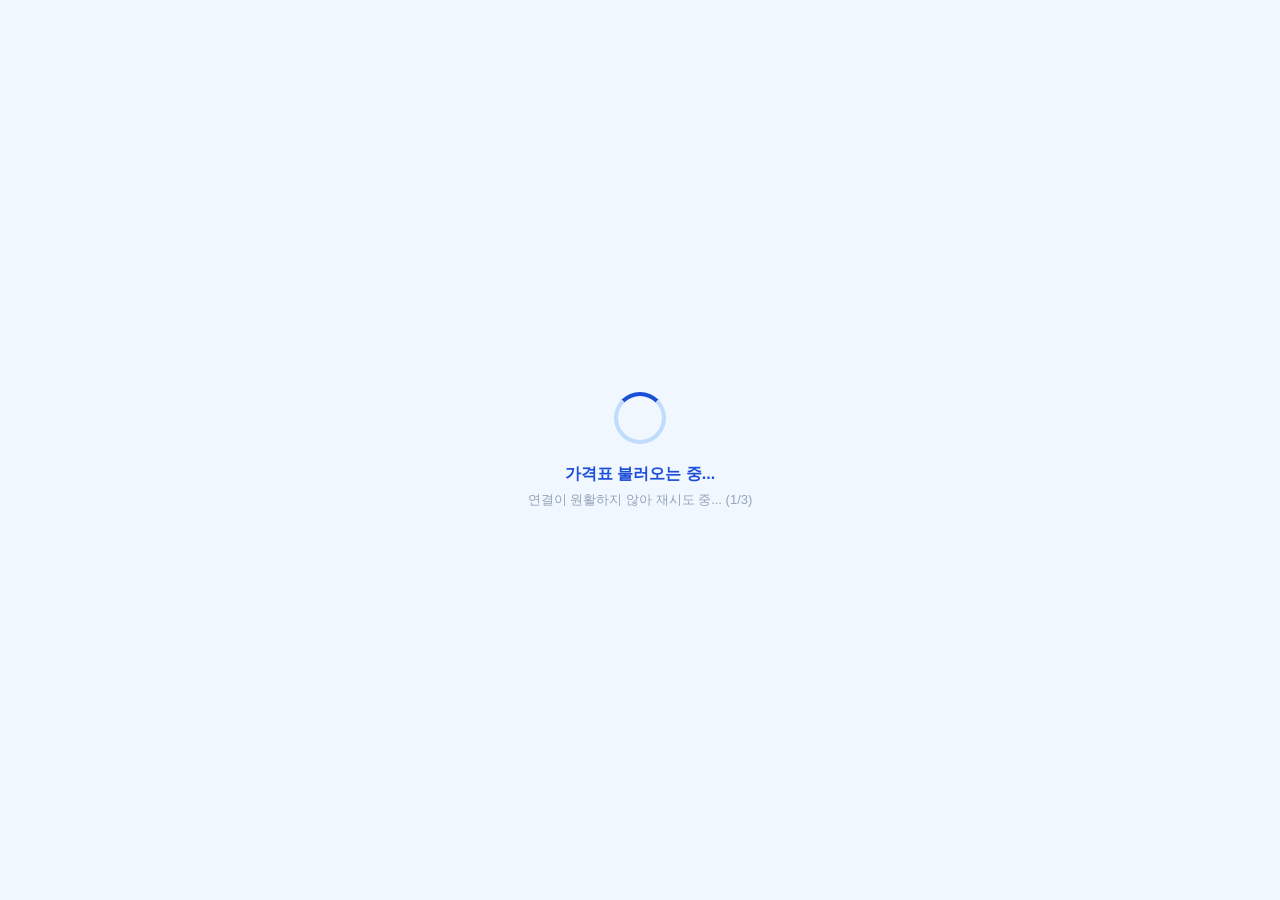
<file: index.html>
<!DOCTYPE html>
<html lang="ko">
<head>
<meta charset="UTF-8">
<meta name="viewport" content="width=device-width, initial-scale=1.0, viewport-fit=cover">
<meta name="mobile-web-app-capable" content="yes">
<meta name="apple-mobile-web-app-capable" content="yes">
<meta name="apple-mobile-web-app-status-bar-style" content="black-translucent">
<meta name="apple-mobile-web-app-title" content="코웨이 갤러리 전용 견적">
<meta name="theme-color" content="#1d4ed8">
<meta name="format-detection" content="telephone=no">
<title>코웨이 갤러리 전용 견적 계산기</title>
<!-- html2canvas + Noto Sans KR: 견적서 생성 시 1회만 로딩 -->
<style>
* { box-sizing:border-box; margin:0; padding:0; }
html { font-size:16px; -webkit-text-size-adjust:100%; text-size-adjust:100%; height:100%; overflow-x:hidden; }
html, body { height:100%; overflow-x:hidden; }
body { font-family:'Apple SD Gothic Neo','Malgun Gothic',sans-serif; background:#f8fafc; min-height:100%; font-size:1rem; -webkit-overflow-scrolling:touch; min-width:320px; }
.wrap { width:100%; max-width:480px; margin:0 auto; padding: max(18px, env(safe-area-inset-top)) 16px 18px; }
input[type=text],input[type=number],select { font-family:inherit; font-size:14px; outline:none; border:2px solid #f1f5f9; border-radius:10px; padding:10px 12px; background:white; width:100%; transition:border-color .2s; }
input:focus,select:focus { border-color:#2563eb; }
.flex { display:flex; gap:10px; }
.card { background:white; border-radius:16px; padding:16px; margin-bottom:12px; box-shadow:0 1px 4px rgba(0,0,0,.06); }
.search-wrap { position:relative; margin-bottom:16px; }
.search-box { background:white; border-radius:16px; display:flex; align-items:center; padding:0 16px; box-shadow:0 1px 4px rgba(0,0,0,.06); border:2px solid transparent; transition:border-color .2s; }
.search-box.active { border-color:#2563eb; }
.search-box .ico { color:#94a3b8; margin-right:10px; font-size:18px; }
.search-box input { flex:1; padding:18px 0; border:none; outline:none; background:transparent; font-family:inherit; font-size:15px; }
.search-box .clr { background:none; border:none; color:#94a3b8; font-size:20px; cursor:pointer; padding:4px; }
.dropdown { position:absolute; top:calc(100% + 6px); left:0; right:0; background:white; border-radius:16px; box-shadow:0 8px 30px rgba(0,0,0,.12); max-height:300px; overflow-y:auto; z-index:40; border:1px solid #f1f5f9; display:none; }
.dropdown.show { display:block; }
.drop-item { width:100%; text-align:left; padding:12px 16px; background:none; border:none; border-bottom:1px solid #f8fafc; cursor:pointer; font-family:inherit; display:block; }
.drop-item:last-child { border-bottom:none; }
.drop-item:active { background:#f0f7ff; }
.drop-item p { margin:0; }
.drop-name { font-weight:700; font-size:13px; color:#1e293b; }
.drop-sub { font-size:11px; color:#94a3b8; margin-top:2px; }
.empty { text-align:center; padding:64px 0; color:#cbd5e1; }
.empty .ico { font-size:52px; margin-bottom:12px; }
.empty .t1 { font-size:15px; font-weight:600; color:#94a3b8; margin-bottom:4px; }
.empty .t2 { font-size:13px; }
.cart-list { background:transparent; overflow:visible; display:flex; flex-direction:column; gap:10px; }
.cart-card { border:1px solid #e2e8f0; border-radius:14px; box-shadow:0 1px 4px rgba(0,0,0,.05); overflow:visible; position:relative; }
.cart-head { padding:14px; display:flex; align-items:flex-start; justify-content:space-between; }
.cart-tags { display:flex; gap:5px; flex-wrap:wrap; margin-bottom:6px; }
.tag { font-size:10px; font-weight:700; padding:2px 8px; border-radius:10px; }
.tag-blue { background:#eff6ff; color:#2563eb; }
.tag-purple { background:#faf5ff; color:#7c3aed; }
.tag-orange { background:#fff7ed; color:#ea580c; }
.tag-green { background:#f0fdf4; color:#16a34a; }
.tag-gray { background:#f1f5f9; color:#64748b; }
.tag-violet { background:#fdf4ff; color:#7c3aed; }
.cart-name { font-weight:700; font-size:15px; color:#1e293b; line-height:1.3; }
.cart-sub { font-size:11px; color:#94a3b8; margin-top:3px; }
.cart-btns { display:flex; gap:2px; flex-shrink:0; }
.icon-btn { background:none; border:none; cursor:pointer; padding:4px 6px; font-size:16px; color:#94a3b8; }
.cart-body { padding:0 14px 14px; border-top:1px solid #f8fafc; }
.sec-label { font-size:10px; font-weight:700; color:#94a3b8; letter-spacing:.08em; margin:12px 0 8px; display:block; }
.pill-group { display:flex; flex-wrap:wrap; gap:6px; margin-bottom:8px; }
.box-grid { display:flex; gap:3px; margin-bottom:0; }
.box-item { flex:1; min-width:0; border:1.5px solid #e2e8f0; border-radius:9px; padding:5px 6px; cursor:pointer; background:#f8fafc; transition:.12s; }
.box-item.filled { border-color:#93c5fd; background:#eff6ff; }
.box-item.open { border-color:#2563eb; background:#eff6ff; }
.box-item.disabled { opacity:.4; cursor:default; pointer-events:none; }
.box-label { font-size:8px; font-weight:700; color:#94a3b8; letter-spacing:.02em; margin-bottom:2px; white-space:nowrap; overflow:hidden; text-overflow:ellipsis; }
.box-value { font-size:11px; font-weight:700; color:#1e293b; white-space:nowrap; overflow:hidden; text-overflow:ellipsis; }
.box-panel { background:#fff; border:1px solid #e2e8f0; border-radius:10px; padding:10px 12px; margin-bottom:10px; }
.pill { padding:7px 14px; border-radius:20px; border:2px solid #e2e8f0; background:white; color:#6b7280; font-weight:600; font-size:12px; cursor:pointer; font-family:inherit; transition:all .15s; }
.pill.active { border-color:#1D4ED8; background:#1D4ED8; color:white; }
.pill.sm { padding:5px 10px; font-size:11px; }
.check-row { display:flex; align-items:center; gap:8px; cursor:pointer; }
.check-row input[type=checkbox] { width:16px; height:16px; accent-color:#2563eb; cursor:pointer; }
.check-row span { font-size:12px; color:#374151; font-weight:600; }
.hanval-period { background:#fff7ed; border-radius:10px; padding:10px 12px; margin-top:8px; margin-bottom:4px; }
.hanval-period .pl { font-size:11px; color:#15803D; font-weight:700; margin-bottom:8px; }
.hanval-period .pill { border-color:#86efac; color:#15803D; font-size:11px; padding:5px 10px; }
.hanval-period .pill.active { background:#15803D; border-color:#15803D; color:white; }
.result-box { background:#f8fafc; border-radius:12px; padding:12px; margin-top:8px; }
.res-row { display:flex; justify-content:space-between; align-items:center; font-size:12px; color:#94a3b8; margin-bottom:6px; }
.disc-badge { font-size:10px; font-weight:700; padding:2px 7px; border-radius:8px; background:#ECFDF5; color:#15803D; margin-left:6px; }
.res-main { display:flex; justify-content:space-between; font-size:15px; font-weight:800; color:#0F172A; margin-bottom:4px; }
.res-sub { display:flex; justify-content:space-between; font-size:11px; color:#94a3b8; margin-bottom:2px; padding-left:8px; }
.res-total { display:flex; justify-content:space-between; font-size:12px; color:#64748b; }
.res-total span:last-child { font-weight:700; color:#334155; }
.res-sunap { border-top:1px dashed #e2e8f0; margin-top:10px; padding-top:10px; }
.res-sunap-main { display:flex; justify-content:space-between; font-size:14px; font-weight:800; color:#15803D; }
.res-sunap-sub { font-size:11px; color:#94a3b8; margin-top:3px; }
.res-sunap-after { display:flex; justify-content:space-between; font-size:12px; color:#64748b; margin-top:4px; }
.s2-box { background:#eff6ff; border-radius:12px; padding:12px; margin-bottom:8px; }
.s2-box .s2-title { font-size:11px; font-weight:700; color:#2563eb; margin-bottom:8px; }
.s2-box select { font-size:12px; border:1px solid #bfdbfe; border-radius:8px; padding:8px 10px; margin-bottom:6px; }
.s2-inline { display:flex; align-items:center; gap:8px; flex-wrap:wrap; }
.s2-inline input[type=number] { width:60px; border:1px solid #bfdbfe; border-radius:6px; padding:4px 8px; font-size:12px; text-align:center; }
.s2-inline span { font-size:11px; color:#3b82f6; }
.s2-inline label { display:flex; align-items:center; gap:4px; cursor:pointer; margin-left:auto; font-size:11px; color:#3b82f6; }
.total-bar { background:#0F172A; border-radius:16px; padding:18px; color:white; margin-bottom:12px; }
.total-bar .tl { font-weight:700; font-size:12px; opacity:.7; letter-spacing:.05em; margin-bottom:12px; }
.total-bar .tr { display:flex; justify-content:space-between; align-items:center; margin-bottom:6px; }
.total-bar .tr:last-child { margin-bottom:0; }
.total-bar .tr span { font-size:14px; opacity:.85; }
.total-bar .tr strong { font-size:20px; }
.total-bar .tr2 strong { font-size:15px; }
.snote { font-size:11px; opacity:.8; margin:3px 0 6px; padding-left:2px; line-height:1.5; }
.btn-quote { width:100%; background:linear-gradient(135deg,#ea580c,#f97316); color:white; border:none; padding:18px; border-radius:16px; font-weight:800; font-size:16px; cursor:pointer; box-shadow:0 4px 14px rgba(234,88,12,.3); margin-bottom:20px; font-family:inherit; }
.btn-quote:active { transform:scale(.98); }
.modal-bg { position:fixed; top:0; left:0; right:0; bottom:0; width:100%; height:100%; background:rgba(0,0,0,.55); z-index:60; align-items:center; justify-content:center; display:none; padding:16px; }
.modal-bg.show { display:flex; }
.modal-sheet { background:white; width:100%; max-width:420px; border-radius:20px; padding:20px 20px 24px; max-height:85vh; max-height:85dvh; overflow-y:auto; -webkit-overflow-scrolling:touch; }
.modal-handle { width:40px; height:4px; background:#e2e8f0; border-radius:4px; margin:0 auto 16px; }
.modal-tag { font-size:11px; font-weight:700; color:#3b82f6; margin-bottom:4px; }
.modal-title { font-size:18px; font-weight:800; color:#1e293b; margin-bottom:2px; }
.modal-sub { font-size:13px; color:#94a3b8; margin-bottom:20px; }
.method-info { background:#f0fdf4; border-radius:10px; padding:10px 14px; margin-bottom:16px; }
.method-info span { font-size:12px; color:#16a34a; font-weight:600; }
.price-preview { background:#eff6ff; border-radius:12px; padding:14px; margin-bottom:20px; }
.price-row { display:flex; justify-content:space-between; align-items:center; font-size:13px; margin-bottom:6px; }
.price-row:last-child { margin-bottom:0; }
.promo { color:#ea580c; font-weight:800; font-size:14px; }
.btn-add { width:100%; background:#1D4ED8; color:white; border:none; padding:18px; border-radius:16px; font-weight:800; font-size:16px; cursor:pointer; font-family:inherit; }
.quote-modal { position:fixed; top:0; left:0; right:0; bottom:0; width:100%; height:100%; background:rgba(0,0,0,.7); z-index:100; align-items:flex-end; justify-content:center; padding:0; display:none; }
.quote-modal.show { display:flex; }
.quote-inner { background:white; border-radius:20px 20px 0 0; overflow:hidden; width:100%; max-width:480px; max-height:92vh; max-height:92dvh; display:flex; flex-direction:column; }
.quote-head { padding:16px 20px; border-bottom:1px solid #f1f5f9; display:flex; justify-content:space-between; align-items:center; }
.quote-head strong { font-size:15px; }
.quote-head button { background:none; border:none; font-size:24px; color:#94a3b8; cursor:pointer; line-height:1; }
.quote-scroll { overflow-y:auto; flex:1; }
.quote-foot { padding:14px 16px; border-top:1px solid #f1f5f9; }
.btn-save { width:100%; background:#1D4ED8; color:white; border:none; padding:16px; border-radius:12px; font-weight:800; font-size:15px; cursor:pointer; font-family:inherit; }
.btn-save:disabled { background:#94a3b8; cursor:not-allowed; }
.save-hint { text-align:center; font-size:11px; color:#94a3b8; margin-top:8px; }
#quoteDoc { width:100%; background:white; padding:20px; font-family:'Apple SD Gothic Neo','Malgun Gothic',sans-serif; }
#imgOverlay img { -webkit-touch-callout:default !important; -webkit-user-select:none; pointer-events:auto; }
.q-hdr { border-bottom:3px solid #2563eb; padding-bottom:16px; margin-bottom:20px; display:flex; justify-content:space-between; align-items:flex-end; }
.q-hdr h1 { color:#2563eb; font-size:22px; font-weight:900; margin:0; }
.q-hdr p { color:#94a3b8; font-size:12px; margin:4px 0 0; }
.q-badge { background:#15803D; color:white; font-size:10px; font-weight:700; padding:4px 10px; border-radius:20px; }
.q-info { background:#f0f7ff; border-radius:10px; padding:12px; margin-bottom:16px; }
.q-info p { margin:2px 0; font-size:13px; }
.q-item { border:1px solid #e2e8f0; border-radius:10px; padding:14px; margin-bottom:10px; }
.q-ihead { display:flex; justify-content:space-between; align-items:flex-start; margin-bottom:8px; }
.q-iname { font-weight:700; font-size:13px; color:#1e293b; }
.q-isub { color:#94a3b8; font-size:11px; margin-top:3px; }
.q-ibadge { font-size:10px; font-weight:600; background:#fef3c7; color:#b45309; padding:2px 8px; border-radius:10px; white-space:nowrap; margin-left:6px; flex-shrink:0; }
.q-row { display:flex; justify-content:space-between; font-size:12px; color:#64748b; margin-bottom:3px; }
.q-row.main { font-size:13px; font-weight:700; color:#2563eb; }
.q-sunap { border-top:1px dashed #e2e8f0; margin-top:8px; padding-top:8px; display:flex; justify-content:space-between; font-size:12px; color:#ea580c; font-weight:700; }
.q-total { background:#0F172A; border-radius:12px; padding:16px; color:white; }
.q-total .t { font-weight:700; font-size:12px; margin-bottom:10px; opacity:.7; }
.q-total .r { display:flex; justify-content:space-between; margin-bottom:6px; }
.q-total .r:last-child { margin-bottom:0; }
.q-total .r span { font-size:13px; opacity:.85; }
.q-total .r strong { font-size:17px; }
.q-total .r2 strong { font-size:14px; }
.q-note { text-align:center; color:#cbd5e1; font-size:10px; margin-top:14px; }
.q-snote { font-size:11px; color:#64748b; margin-top:6px; padding-left:2px; }
#loadingScreen { position:fixed; top:0; left:0; right:0; bottom:0; width:100%; height:100%; background:#f0f7ff; display:flex; flex-direction:column; align-items:center; justify-content:center; z-index:200; }
.spinner { width:52px; height:52px; border:4px solid #bfdbfe; border-top:4px solid #1d4ed8; border-radius:50%; animation:spin 1s linear infinite; margin-bottom:20px; }
@keyframes spin { to { transform:rotate(360deg); } }
#loadingScreen p { color:#1d4ed8; font-weight:700; font-size:16px; margin-bottom:6px; }
#loadingScreen small { color:#94a3b8; font-size:13px; }
.cm-hdr { border-bottom:3px solid #7c3aed; padding-bottom:12px; margin-bottom:14px; display:flex; justify-content:space-between; align-items:flex-end; }
.cm-hdr h1 { color:#7c3aed; font-size:19px; font-weight:900; margin:0; }
.cm-hdr p { color:#94a3b8; font-size:11px; margin:3px 0 0; }
.cm-badge { background:#7c3aed; color:white; font-size:10px; font-weight:700; padding:4px 10px; border-radius:20px; }
.cm-info { background:#f5f3ff; border-radius:8px; padding:10px 12px; margin-bottom:12px; }
.cm-info p { margin:2px 0; font-size:12px; }
.cm-cols { display:flex; gap:10px; }
.cm-col { flex:1; min-width:0; }
.cm-ch { border-radius:10px; padding:9px 12px; margin-bottom:10px; text-align:center; }
.cm-ch.c1 { background:#eff6ff; } .cm-ch.c2 { background:#fff7ed; }
.cm-ct { font-size:13px; font-weight:800; margin:0; }
.cm-ch.c1 .cm-ct { color:#2563eb; } .cm-ch.c2 .cm-ct { color:#ea580c; }
.cm-item { border:1px solid #e2e8f0; border-radius:8px; padding:10px; margin-bottom:8px; }
.cm-n { font-weight:700; font-size:11px; color:#1e293b; margin-bottom:3px; }
.cm-s { font-size:10px; color:#94a3b8; margin-bottom:5px; }
.cm-r { display:flex; justify-content:space-between; font-size:11px; color:#64748b; margin-bottom:2px; }
.cm-r.m { font-weight:700; color:#2563eb; }
.cm-r.sp { color:#ea580c; font-weight:700; border-top:1px dashed #e2e8f0; margin-top:4px; padding-top:4px; }
.cm-total { border-radius:10px; padding:12px; color:white; margin-top:4px; }
.cm-total.c1 { background:#2563eb; } .cm-total.c2 { background:#ea580c; }
.cm-total .tr { display:flex; justify-content:space-between; align-items:center; margin-bottom:5px; }
.cm-total .tr:last-child { margin-bottom:0; }
.cm-total .tr span { font-size:11px; opacity:.85; }
.cm-total .tr strong { font-size:14px; }
.cm-total .tr2 strong { font-size:12px; }
.cm-win { display:block; background:rgba(255,255,255,.25); border-radius:6px; padding:2px 8px; font-size:10px; font-weight:700; text-align:center; margin-bottom:7px; }
.cm-sn { font-size:10px; margin-top:3px; opacity:.8; }
.cm-note { text-align:center; color:#cbd5e1; font-size:10px; margin-top:12px; }
.kor-item { background:#ECFDF5; border:1.5px solid #86EFAC; border-radius:10px; padding:12px; margin-top:0; }
.kor-item-hdr { display:flex; align-items:center; justify-content:space-between; }
.kor-label { font-size:14px; font-weight:900; color:#15803D; letter-spacing:-.01em; }
.kor-tgl { position:relative; width:40px; height:22px; cursor:pointer; flex-shrink:0; }
.kor-tgl input { opacity:0; width:0; height:0; position:absolute; }
.kor-sl { position:absolute; inset:0; background:#bae6fd; border-radius:22px; transition:.2s; pointer-events:none; }
.kor-sl:before { content:''; position:absolute; width:16px; height:16px; left:3px; top:3px; background:white; border-radius:50%; transition:.2s; }
.kor-tgl input:checked ~ .kor-sl { background:#0ea5e9; }
.kor-tgl input:checked ~ .kor-sl:before { transform:translateX(18px); }
.kor-fields { display:flex; gap:6px; flex-wrap:wrap; margin:8px 0; }
.kor-fw { flex:1; min-width:70px; }
.kor-fw p { font-size:9px; color:#0369a1; font-weight:700; margin-bottom:2px; }
.kor-fw select,.kor-fw input { border:1.5px solid #bae6fd; border-radius:8px; padding:6px 8px; font-size:11px; font-family:inherit; background:white; color:#0c4a6e; font-weight:600; width:100%; outline:none; }
.kor-calc { background:white; border-radius:8px; padding:8px 10px; }
.kor-cr { display:flex; justify-content:space-between; font-size:11px; color:#0c4a6e; margin-bottom:3px; }
.kor-cr.main { font-weight:800; color:#0369a1; font-size:12px; border-top:1px dashed #bae6fd; margin-top:5px; padding-top:5px; }
.kor-cr.red { color:#dc2626; font-weight:700; }
.kor-cr.grn { color:#16a34a; font-weight:700; }
</style>
</head>
<body>

<div id="loadingScreen">
  <div class="spinner"></div>
  <p>가격표 불러오는 중...</p>
  <small>구글 시트 연결 중</small>
</div>

<div id="app" style="display:none">
  <div class="modal-bg" id="searchModal">
    <div class="modal-sheet" onclick="event.stopPropagation()" style="padding-top:12px">
      <div style="display:flex;align-items:center;margin-bottom:12px">
        <p class="modal-title" style="margin:0;flex:1">제품 검색</p>
        <button class="icon-btn" style="font-size:18px;color:#94a3b8" onclick="closeSearchModal()">&#10005;</button>
      </div>
      <div class="search-wrap" style="margin-bottom:0">
        <div class="search-box" id="searchBox">
          <span class="ico">&#128269;</span>
          <input type="text" id="searchInput" placeholder="제품명 또는 모델명 검색...">
          <button class="clr" id="clearBtn" style="display:none" onclick="clearSearch()">&#10005;</button>
        </div>
        <div class="dropdown" id="dropdown" style="position:static;box-shadow:none;border:none;max-height:50vh;margin-top:8px"></div>
      </div>
    </div>
  </div>
  <div class="main-tabbar" style="max-width:480px;margin:0 auto;padding:max(14px, env(safe-area-inset-top)) 16px 0;display:flex;gap:6px">
    <button type="button" id="mtabEstimate" onclick="switchMainTab('estimate')" style="flex:1;border:none;padding:11px 4px;border-radius:10px;font-size:13.5px;font-weight:700;cursor:pointer;font-family:inherit;background:#2563eb;color:#fff">📄 견적서</button>
    <button type="button" id="mtabCard" onclick="switchMainTab('card')" style="flex:1;border:none;padding:11px 4px;border-radius:10px;font-size:13.5px;font-weight:700;cursor:pointer;font-family:inherit;background:#f1f5f9;color:#64748b">💳 제휴카드</button>
    <button type="button" id="mtabNotice" onclick="switchMainTab('notice')" style="flex:1;border:none;padding:11px 4px;border-radius:10px;font-size:13.5px;font-weight:700;cursor:pointer;font-family:inherit;background:#f1f5f9;color:#64748b">📢 고객 안내문</button>
  </div>

  <div class="wrap" id="tabPanelEstimate">
    <div class="empty" id="emptyMsg">
      <div onclick="openSearchModal()" style="display:flex;align-items:center;gap:8px;background:#eff6ff;border:1.5px dashed #93c5fd;border-radius:12px;padding:12px 16px;cursor:pointer;margin-bottom:6px">
        <span style="font-size:18px;flex-shrink:0">🔍</span>
        <span style="font-size:13px;font-weight:700;color:#2563eb">제품 선택</span>
        <span style="font-size:11px;color:#94a3b8;margin-left:2px">— 탭하여 검색하세요</span>
      </div>
      <p class="t2" style="text-align:center;margin-top:4px">제품 검색 후 견적에 담아보세요</p>
    </div>
    <div id="noDataMsg" style="display:none;background:#fef2f2;border:1px solid #fecaca;border-radius:10px;padding:14px;margin-bottom:12px;font-size:12px;color:#b91c1c;line-height:1.6">
      제품 데이터를 불러왔지만 0건입니다.<br>
      연결된 구글 시트에 <strong>"제품DB"</strong> 라는 이름의 시트가 있는지, 3행이 헤더이고 4행부터 데이터가 있는지 확인해주세요.
    </div>
    <div id="bulkBar" style="display:none;align-items:center;gap:6px;background:#0F172A;color:#fff;border-radius:12px;padding:10px 14px;margin-bottom:10px;font-size:12px">
      <span style="font-size:12px;opacity:.7;margin-right:4px"><strong id="bulkCnt">0</strong>건</span>
      <div style="display:flex;gap:6px;flex:1">
        <button onclick="openBulkChangeModal()" style="flex:1;background:#1E40AF;color:#fff;border:none;border-radius:8px;padding:7px 2px;font-size:11px;font-weight:700;cursor:pointer;font-family:inherit;white-space:nowrap">✎ 일괄변경</button>
        <button onclick="copySelectedItems()" style="flex:1;background:#334155;color:#fff;border:none;border-radius:8px;padding:7px 2px;font-size:11px;font-weight:700;cursor:pointer;font-family:inherit;white-space:nowrap">⧉ 복사</button>
        <button onclick="addToQuoteBasket()" style="flex:1;background:#15803D;color:#fff;border:none;border-radius:8px;padding:7px 2px;font-size:11px;font-weight:700;cursor:pointer;font-family:inherit;white-space:nowrap">📌 견적담기</button>
        <button onclick="openQuoteInfoModal('selected')" style="flex:1;background:#B45309;color:#fff;border:none;border-radius:8px;padding:7px 2px;font-size:11px;font-weight:700;cursor:pointer;font-family:inherit;white-space:nowrap">📄 견적서</button>
      </div>
    </div>

    <div class="modal-bg" id="updateConfirmModal">
      <div class="modal-sheet" onclick="event.stopPropagation()" style="max-width:340px;padding:24px 20px">
        <div style="text-align:center;margin-bottom:16px">
          <div style="font-size:28px;margin-bottom:8px">🔄</div>
          <p style="font-size:15px;font-weight:800;color:#0F172A;margin-bottom:8px">데이터 업데이트</p>
          <p style="font-size:12px;color:#64748b;line-height:1.6">금액 변동이나 제품 추가 사항을<br>반영하기 위한 기능입니다.</p>
        </div>
        <div style="display:flex;gap:8px;margin-top:20px">
          <button onclick="closeUpdateConfirm()" style="flex:1;background:#f1f5f9;color:#64748b;border:none;padding:12px;border-radius:10px;font-weight:700;font-size:13px;cursor:pointer;font-family:inherit">취소</button>
          <button onclick="doUpdate()" style="flex:2;background:#1D4ED8;color:white;border:none;padding:12px;border-radius:10px;font-weight:800;font-size:13px;cursor:pointer;font-family:inherit">확인 →</button>
        </div>
      </div>
    </div>
    <div class="modal-bg" id="bulkChangeModal">
      <div class="modal-sheet" onclick="event.stopPropagation()" style="max-width:360px;padding-top:20px">
        <div style="display:flex;align-items:center;margin-bottom:16px">
          <p class="modal-title" style="margin:0;flex:1">일괄 조건 변경</p>
          <button class="icon-btn" style="font-size:18px;color:#94a3b8" onclick="closeBulkChangeModal()">&#10005;</button>
        </div>
        <p style="font-size:12px;color:#94a3b8;margin-bottom:14px"><strong id="bulkCntModal">0</strong>건 선택됨 — 변경할 조건을 선택하세요</p>
        <p class="sec-label">항목 선택</p>
        <select id="bulkField" onchange="onBulkFieldChange()" style="width:100%;padding:9px 10px;border:1.5px solid #e2e8f0;border-radius:10px;font-size:13px;font-family:inherit;background:#f8fafc;margin-bottom:12px">
          <option value="method">구매방법</option>
          <option value="term">약정기간</option>
          <option value="mgmt">관리방법</option>
          <option value="disc">할인</option>
          <option value="half">반값 (-50%)</option>
          <option value="manwon">1만원 청구</option>
        </select>
        <p class="sec-label">변경 값</p>
        <select id="bulkVal" onchange="toggleBulkHalfMonthsWrap()" style="width:100%;padding:9px 10px;border:1.5px solid #e2e8f0;border-radius:10px;font-size:13px;font-family:inherit;background:#f8fafc;margin-bottom:12px"></select>
        <div id="bulkHalfMonthsWrap" style="display:none;margin-bottom:20px">
          <p class="sec-label" id="bulkHalfMonthsLabel">반값 적용 기간 (개월, 0=전기간)</p>
          <input type="number" id="bulkHalfMonths" min="0" value="0" style="width:100%;padding:9px 10px;border:1.5px solid #e2e8f0;border-radius:10px;font-size:13px;font-family:inherit;background:#f8fafc">
          <p style="font-size:11px;color:#94a3b8;margin-top:4px">* 약정기간을 초과하는 값은 각 항목의 약정년 한도로 자동 조정됩니다</p>
        </div>
        <div style="display:flex;gap:8px">
          <button onclick="closeBulkChangeModal()" style="flex:1;background:#f1f5f9;color:#64748b;border:none;padding:12px;border-radius:10px;font-weight:700;font-size:13px;cursor:pointer;font-family:inherit">취소</button>
          <button onclick="applyBulk();closeBulkChangeModal()" style="flex:2;background:#1D4ED8;color:white;border:none;padding:12px;border-radius:10px;font-weight:800;font-size:13px;cursor:pointer;font-family:inherit">적용 &#8594;</button>
        </div>
      </div>
    </div>
    <div id="masterCheckBar" style="display:none;align-items:center;gap:8px;padding:6px 4px;margin-bottom:4px">
      <input type="checkbox" id="masterChk" onchange="toggleAllCart(this.checked)" style="width:16px;height:16px;accent-color:#2563eb;cursor:pointer;flex-shrink:0">
      <label for="masterChk" style="font-size:12px;font-weight:600;color:#64748b;cursor:pointer" id="masterChkLabel">전체 선택</label>
      <span style="font-size:11px;color:#94a3b8;margin-left:auto" id="masterChkCount"></span>
    </div>
    <div id="cartArea"></div>
    <div id="actionBtns" style="display:none"></div>
    <button id="updateBtn" onclick="openUpdateConfirm()" style="display:none;width:100%;background:#f8fafc;border:1.5px solid #e2e8f0;border-radius:10px;padding:10px;font-size:12px;font-weight:600;color:#64748b;cursor:pointer;font-family:inherit;margin-top:6px">🔄 데이터 업데이트</button>
    <div id="totalBar" style="display:none"></div>
    <div id="quoteBasketBar" style="display:none;flex-direction:column;background:#ECFDF5;border:1.5px solid #86EFAC;border-radius:10px;padding:10px 14px;margin-bottom:8px">
      <div style="display:flex;align-items:center;justify-content:space-between">
        <div style="display:flex;align-items:center;gap:8px;cursor:pointer" onclick="toggleBasketList()">
          <span style="font-size:15px">📌</span>
          <span style="font-size:13px;font-weight:700;color:#15803D">견적 담기 <strong id="quoteBasketCnt">0</strong>건</span>
          <span id="basketToggleIcon" style="font-size:10px;color:#15803D">▼</span>
        </div>
        <div style="display:flex;gap:6px">
          <button onclick="clearQuoteBasket()" style="background:none;border:1px solid #86EFAC;border-radius:6px;padding:5px 10px;font-size:11px;color:#15803D;cursor:pointer;font-family:inherit;white-space:nowrap">비우기</button>
          <button onclick="openQuoteInfoModal('basket')" style="background:#15803D;color:#fff;border:none;border-radius:6px;padding:5px 12px;font-size:12px;font-weight:700;cursor:pointer;font-family:inherit;white-space:nowrap">견적서 →</button>
        </div>
      </div>
      <div id="basketList" style="display:none;margin-top:8px;border-top:1px solid #86EFAC;padding-top:8px"></div>
      <div id="basketTotalBar" style="display:none;margin-top:8px;border-top:1px solid #86EFAC;padding-top:8px"></div>
    </div>
  </div>

  <div class="wrap" id="tabPanelCard" style="display:none">
    <div style="display:flex;align-items:center;gap:8px;margin-bottom:14px">
      <label style="font-size:12px;font-weight:700;color:#334155;white-space:nowrap">카드 선택</label>
      <select id="cardSelect" onchange="cardOnSelectChange(this.value)" style="flex:1;padding:9px 10px;border-radius:10px;border:1.5px solid #e2e8f0;font-size:13px;font-weight:600;font-family:inherit;background:#fff"></select>
    </div>
    <div id="cardNoDataMsg" style="display:none;background:#fef2f2;border:1px solid #fecaca;border-radius:10px;padding:14px;margin-bottom:12px;font-size:12px;color:#b91c1c;line-height:1.6">
      제휴카드 데이터가 없습니다. 구글 시트의 "제휴카드_기본" 탭을 확인해주세요.
    </div>
    <div style="display:flex;gap:6px;background:#f1f5f9;border-radius:10px;padding:4px;margin-bottom:14px">
      <button type="button" id="ctabAgent" onclick="switchCardTab('agent')" style="flex:1;border:none;padding:9px 4px;border-radius:8px;font-size:12.5px;font-weight:700;cursor:pointer;font-family:inherit;background:#2563eb;color:#fff">상담원용 상세보기</button>
      <button type="button" id="ctabCustomer" onclick="switchCardTab('customer')" style="flex:1;border:none;padding:9px 4px;border-radius:8px;font-size:12.5px;font-weight:700;cursor:pointer;font-family:inherit;background:transparent;color:#64748b">고객 발송 카드</button>
    </div>
    <div id="cardMain"></div>
  </div>

  <div class="wrap" id="tabPanelNotice" style="display:none">
    <div id="noticeMain"></div>
  </div>
</div>

<div class="modal-bg" id="quoteInfoModal">
  <div class="modal-sheet" onclick="event.stopPropagation()" style="max-width:380px;padding-top:20px">
    <p class="modal-title" id="quoteInfoTitle" style="margin-bottom:14px">견적서 정보</p>
    <div style="display:flex;gap:6px;background:#f1f5f9;border-radius:10px;padding:4px;margin-bottom:16px">
      <button type="button" id="fmtBtnNormal" onclick="setQuoteFormat('normal')" style="flex:1;border:none;padding:9px 4px;border-radius:8px;font-size:12.5px;font-weight:700;cursor:pointer;font-family:inherit;background:#2563eb;color:#fff">&#128196; 일반 견적</button>
      <button type="button" id="fmtBtnStory" onclick="setQuoteFormat('story')" style="flex:1;border:none;padding:9px 4px;border-radius:8px;font-size:12.5px;font-weight:700;cursor:pointer;font-family:inherit;background:transparent;color:#64748b">&#9998;&#65039; 스토리텔링형 견적</button>
    </div>
    <div id="normalFormatOpts">
      <p style="font-size:11px;font-weight:700;color:#94a3b8;margin-bottom:6px">금액 표기</p>
      <label class="check-row" style="margin-bottom:6px">
        <input type="checkbox" id="quoteIlsiblToggle" style="accent-color:#2563eb;width:16px;height:16px"> <span>&#128179; 견적서에 일시불 비교 포함</span>
      </label>
      <label class="check-row" id="quoteIlsiblDiscRow" style="margin-bottom:6px">
        <input type="checkbox" id="quoteIlsiblDiscToggle" checked style="accent-color:#2563eb;width:16px;height:16px"> <span>&#127991;&#65039; 일시불 비교에 -10% 할인 반영</span>
      </label>
      <label class="check-row" id="quoteMemberRow" style="margin-bottom:6px">
        <input type="checkbox" id="quoteMemberToggle" checked style="accent-color:#2563eb;width:16px;height:16px"> <span>&#127974; 일시불 비교에 멤버십 비용 포함</span>
      </label>
      <label class="check-row" style="margin-bottom:6px">
        <input type="checkbox" id="quoteTotalToggle" style="accent-color:#2563eb;width:16px;height:16px"> <span>&#128176; 렌탈 기간 중 총 납입금액 표시</span>
      </label>
      <label class="check-row" style="margin-bottom:6px">
        <input type="checkbox" id="quoteSavingToggle" style="accent-color:#2563eb;width:16px;height:16px"> <span>&#128184; 정상가 대비 절감 금액 표시</span>
      </label>
      <label class="check-row" style="margin-bottom:6px">
        <input type="checkbox" id="quoteCardToggle" onchange="toggleQuoteCardAmountWrap()" style="accent-color:#2563eb;width:16px;height:16px"> <span>&#128179; 제휴카드 청구할인 반영</span>
      </label>
      <div id="quoteCardAmountWrap" style="display:none;margin:-2px 0 10px 26px">
        <input type="number" id="quoteCardAmount" min="0" step="1000" placeholder="월 청구할인 금액 (원)" style="width:100%;padding:8px 10px;border:1.5px solid #e2e8f0;border-radius:8px;font-size:12.5px;font-family:inherit;background:#f8fafc">
        <p style="font-size:10.5px;color:#94a3b8;margin-top:4px">제휴카드 탭에서 카드별 청구할인 구간을 확인 후 입력하세요</p>
      </div>
      <label class="check-row" style="margin-bottom:14px">
        <input type="checkbox" id="quoteTimelineToggle" checked style="accent-color:#2563eb;width:16px;height:16px"> <span>&#128197; 납부 타임라인 표시 (할인구간 여러 개일 때)</span>
      </label>
      <p style="font-size:11px;font-weight:700;color:#94a3b8;margin-bottom:6px">표기 옵션</p>
      <label class="check-row" style="margin-bottom:6px">
        <input type="checkbox" id="quoteContractToggle" checked style="accent-color:#2563eb;width:16px;height:16px"> <span>&#128203; 품목별 계약상세 표시 (모델명 아래)</span>
      </label>
      <label class="check-row" style="margin-bottom:6px">
        <input type="checkbox" id="quoteNotesToggle" checked style="accent-color:#2563eb;width:16px;height:16px"> <span>&#128221; 추가정보 섹션 포함</span>
      </label>
      <label class="check-row" style="margin-bottom:14px">
        <input type="checkbox" id="quoteSalespersonToggle" checked style="accent-color:#2563eb;width:16px;height:16px"> <span>&#128100; 담당자정보 섹션 포함</span>
      </label>
    </div>
    <div id="storyFormatOpts" style="display:none;margin-bottom:14px">
      <p style="font-size:11.5px;color:#94a3b8;margin-bottom:12px;line-height:1.6">고객님께 편지처럼 전하는 안내서 스타일입니다. 제품 소개 · 약정 안내 · 관리방법 · 사은품 · 이용요금을 이야기 형식으로 담아드려요.</p>
      <p style="font-size:11px;font-weight:700;color:#64748b;margin-bottom:6px">고객 구분</p>
      <div style="display:flex;gap:6px;background:#f1f5f9;border-radius:10px;padding:4px;margin-bottom:10px">
        <button type="button" id="custBtnQuote" onclick="setStoryCustomerType('quote')" style="flex:1;border:none;padding:8px 4px;border-radius:8px;font-size:12px;font-weight:700;cursor:pointer;font-family:inherit;background:#2563eb;color:#fff">견적 고객</button>
        <button type="button" id="custBtnOrder" onclick="setStoryCustomerType('order')" style="flex:1;border:none;padding:8px 4px;border-radius:8px;font-size:12px;font-weight:700;cursor:pointer;font-family:inherit;background:transparent;color:#64748b">주문 고객</button>
      </div>
      <p id="quoteCustHint" style="font-size:11px;color:#94a3b8;margin-bottom:4px;line-height:1.5">견적일 기준 약 1주일 후를 참고용 설치 예정일로 안내합니다.</p>
      <div id="orderInstallDateWrap" style="display:none">
        <p style="font-size:11px;font-weight:700;color:#64748b;margin-bottom:6px">정확한 설치일</p>
        <input type="date" id="storyInstallDate" style="width:100%;font-size:13px;padding:9px 11px;border:1.5px solid #e2e8f0;border-radius:10px;font-family:inherit;outline:none;background:#f8fafc">
      </div>
      <p style="font-size:11px;font-weight:700;color:#64748b;margin-top:14px;margin-bottom:6px">섹션 표시</p>
      <label class="check-row" style="margin-bottom:6px">
        <input type="checkbox" id="storyGiftToggle" checked style="accent-color:#2563eb;width:16px;height:16px"> <span>&#127873; 사은품 안내 섹션 포함</span>
      </label>
      <label class="check-row">
        <input type="checkbox" id="storyTotalToggle" checked style="accent-color:#2563eb;width:16px;height:16px"> <span>&#129518; 렌탈 총납입액 표시</span>
      </label>
    </div>
    <div id="quoteAddBasketWrap" style="display:none;margin-bottom:14px">
      <label class="check-row">
        <input type="checkbox" id="quoteAddBasketToggle" style="accent-color:#2563eb;width:16px;height:16px"> <span>&#128204; 담은 견적도 별도로 함께 생성</span>
      </label>
    </div>
    <input type="text" id="customer" placeholder="고객명" style="width:100%;font-size:13px;padding:9px 11px;border:1.5px solid #e2e8f0;border-radius:10px;font-family:inherit;outline:none;background:#f8fafc">
    <input type="text" id="salesperson" placeholder="담당자" style="margin-top:8px;width:100%;font-size:13px;padding:9px 11px;border:1.5px solid #e2e8f0;border-radius:10px;font-family:inherit;outline:none;background:#f8fafc">
    <input type="tel" id="salespersonPhone" placeholder="담당자 연락처 (견적서 하단에 표시, 선택)" style="margin-top:8px;width:100%;font-size:13px;padding:9px 11px;border:1.5px solid #e2e8f0;border-radius:10px;font-family:inherit;outline:none;background:#f8fafc">
    <div style="display:flex;gap:8px;margin-top:16px">
      <button onclick="closeQuoteInfoModal()" style="flex:1;background:#f1f5f9;color:#64748b;border:none;padding:12px;border-radius:10px;font-weight:700;font-size:13px;cursor:pointer;font-family:inherit">취소</button>
      <button onclick="confirmQuoteInfo()" style="flex:2;background:#2563eb;color:white;border:none;padding:12px;border-radius:10px;font-weight:800;font-size:13px;cursor:pointer;font-family:inherit">견적서 생성 &#8594;</button>
    </div>
  </div>
</div>


<div class="quote-modal" id="quoteModal">
  <div class="quote-inner">
    <div class="quote-head">
      <strong>견적서 미리보기</strong>
      <button onclick="closeQuote()">&#10005;</button>
    </div>
    <div id="quoteTabsWrap" style="display:none;gap:6px;background:#f1f5f9;border-radius:10px;padding:4px;margin:12px 16px 0">
      <button type="button" id="qTabMain" onclick="switchQuoteTab('main')" style="flex:1;border:none;padding:8px 4px;border-radius:8px;font-size:12.5px;font-weight:700;cursor:pointer;font-family:inherit;background:#2563eb;color:#fff">현재 견적</button>
      <button type="button" id="qTabBasket" onclick="switchQuoteTab('basket')" style="flex:1;border:none;padding:8px 4px;border-radius:8px;font-size:12.5px;font-weight:700;cursor:pointer;font-family:inherit;background:transparent;color:#64748b">담은 견적</button>
    </div>
    <div class="quote-scroll">
      <img id="quoteImg" style="width:100%;display:block;border-radius:4px" alt="견적서">
    </div>
    <div class="quote-foot">
      <button class="btn-save" id="pdfPrintBtn" onclick="printQuote()" style="background:#059669;margin-bottom:8px">&#128424;&#65039; 바로 인쇄</button>
      <button class="btn-save" id="pdfSaveBtn" onclick="downloadQuotePDF()" style="background:#1D4ED8;margin-bottom:8px">&#128190; 현재 탭만 PDF 저장</button>
      <button class="btn-save" id="pdfSaveBothBtn" onclick="downloadBothQuotesPDF()" style="display:none;background:#7c3aed;margin-bottom:8px">&#128229; 2개 모두 PDF 저장</button>
    </div>
  </div>
</div>

<!-- 이미지 생성 중 전체화면 로딩 -->
<div id="quoteGenOverlay" style="display:none;position:fixed;top:0;left:0;right:0;bottom:0;background:rgba(255,255,255,.96);z-index:300;flex-direction:column;align-items:center;justify-content:center;gap:14px">
  <div class="spinner"></div>
  <p id="overlayMsg" style="color:#1a3470;font-weight:700;font-size:15px">견적서 생성 중...</p>
  <small style="color:#94a3b8;font-size:12px">잠시만 기다려 주세요</small>
</div>

<script>
function quickSearch(q){
  var inp=document.getElementById('searchInput');
  inp.value=q;
  document.getElementById('clearBtn').style.display='block';
  document.getElementById('searchBox').classList.add('active');
  inp.dispatchEvent(new Event('input'));
  inp.focus();
}
var PRODUCTS = [];
var cart = [];
var quoteBasket = [];
var cartSel = {};
var searchTargetIdx = null; // null=신규 추가, 숫자=해당 카트 인덱스의 제품 교체

var SUNAP2 = {};   // 서버에서 로드
var TASAB_COND = {}; // 타사보상 약정별 조건
var MEMBERSHIP_CASH = {}; // 일시불 멤버십 요금 (제품군/기능구조/관리주기별)
var HANVAL_PERIODS = [0, 2, 4, 6, 12, 18, 24];
var JIRO_SURCHARGE = 1000; // 지로납부 가산액 — 시트의 정상가/프로모션가/타사보상렌탈에는 이미 정기결제(자동납부) 할인 1,000원이 반영돼 있어, 지로On이면 이걸 되돌리는 개념. % 할인 스택 적용 전에 base에 더해서, 이후 동시구매/결합 등 % 할인이 겹치면 실제 체감 차액은 1,000원보다 작아짐(고정액 할인 먼저 → % 할인 나중)
var CARDS = []; // 제휴카드 데이터 (서버에서 로드)
var BMP_PAIRINGS = {}; // 모델명별 별매품 옵션 목록 (서버에서 로드, 별매품페어링 시트)

function fixModalHeight() {
  document.documentElement.style.setProperty('--vh', (window.innerHeight * 0.01) + 'px');
}
window.addEventListener('resize', fixModalHeight);
window.addEventListener('orientationchange', function(){ setTimeout(fixModalHeight, 200); });
setTimeout(fixModalHeight, 100);

var GAS_URL = 'https://script.google.com/macros/s/AKfycbw_06KQ9F7v2qibjtlrm6s2qfysb0FSaCEVnijccb3-ANZu7ahER0W245c9lYoZ2UMMSA/exec';
// GAS 웹앱 exec URL은 콜드스타트/재배포 직후 등 Google 쪽 일시적 지연으로 가끔 HTTP 404가 뜨는데,
// 대부분 몇백ms~몇초 뒤 재요청하면 바로 성공함 — 에러 화면을 바로 띄우기 전에 최대 2회 자동 재시도.
var LOAD_DATA_MAX_RETRIES = 3;
function loadAppData(attempt) {
  attempt = attempt || 0;
  if (attempt > 0) {
    var lsSmall = document.querySelector('#loadingScreen small');
    if (lsSmall) lsSmall.textContent = '연결이 원활하지 않아 재시도 중... (' + attempt + '/' + LOAD_DATA_MAX_RETRIES + ')';
  }
  // GAS가 가끔 응답 없이 멈추는 경우(무한 로딩) 대비 — 15초 넘으면 중단하고 아래 catch의 재시도 로직을 탄다
  var _ctl = (typeof AbortController!=='undefined') ? new AbortController() : null;
  var _to = setTimeout(function(){ if(_ctl) _ctl.abort(); }, 15000);
  fetch(GAS_URL + '?action=getData&_ts=' + Date.now(), {method:'GET', mode:'cors', redirect:'follow', cache:'no-store', signal:_ctl?_ctl.signal:undefined})
    .then(function(r){ clearTimeout(_to); if(!r.ok) throw new Error('HTTP '+r.status); return r.json(); })
    .then(function(resp) {
      var rows = resp.products || resp; // 하위 호환: 구 버전은 배열 직접
      PRODUCTS = rows.map(function(r) {
        return { s:r[0], 분류:r[1], 모델명:r[2], 제품명:r[3], 관리방법:r[4], 관리주기:r[5],
                 약정년:r[6], 정상가:r[7], 프로모션:r[8], 재렌탈:r[9], 일시불:r[10],
                 타사보상렌탈:r[11]||0, 타사보상일시불:r[12]||0,
                 프로모션사용:(r[13]||'Y')!=='N', 타사보상사용:(r[14]||'Y')!=='N', 재렌탈사용:(r[15]||'Y')!=='N', 타사보상일시불사용:(r[16]||'Y')!=='N' };
      });
      // 조건 데이터 로드
      var cond = resp.conditions || {};
      if (cond.sunap2) SUNAP2 = cond.sunap2;
      if (cond.tasab)  TASAB_COND = cond.tasab;
      if (cond.korasol) KORASOL = cond.korasol;
      if (cond.membershipCash) MEMBERSHIP_CASH = cond.membershipCash;
      if (cond.cards) CARDS = cond.cards;
      if (cond.bmpPairings) BMP_PAIRINGS = cond.bmpPairings;
      document.getElementById('cardNoDataMsg').style.display = (CARDS.length===0) ? 'block' : 'none';
      _renderCardDropdown();
      document.getElementById('loadingScreen').style.display = 'none';
      document.getElementById('app').style.display = 'block';
      document.getElementById('quoteBasketBar').style.display = 'none';
      document.getElementById('noDataMsg').style.display = (PRODUCTS.length===0) ? 'block' : 'none';
    })
    .catch(function(e) {
      clearTimeout(_to);
      if (attempt < LOAD_DATA_MAX_RETRIES) {
        setTimeout(function(){ loadAppData(attempt + 1); }, 800 * (attempt + 1));
        return;
      }
      var msg = e && e.message ? e.message : String(e);
      var isAbort = (e && e.name==='AbortError') || /abort/i.test(msg);
      var isAuth = !isAbort && /permission|access|author|login|sign|scope/i.test(msg);
      var isId   = /not found|invalid.*id|no.*sheet/i.test(msg);
      var title  = isAbort ? '서버 응답 지연' : isAuth ? '로그인 또는 권한 오류' : isId ? '스프레드시트를 찾을 수 없음' : '데이터 로드 실패';
      var hint   = isAbort
        ? '가격표 서버(Google)가 응답하지 않습니다.<br>잠시 후 "다시 시도"를 눌러 주세요.'
        : isAuth
        ? 'Google 계정으로 로그인되어 있는지 확인하거나<br>관리자에게 접근 권한을 요청하세요.'
        : isId
        ? 'Code.gs의 SPREADSHEET_ID를 확인하세요.'
        : '오류: ' + msg;
      document.querySelector('#loadingScreen p').textContent = title;
      document.querySelector('#loadingScreen small').innerHTML =
        hint + '<br><br><button onclick="location.reload()" style="margin-top:8px;background:#2563eb;color:white;border:none;padding:10px 20px;border-radius:8px;font-size:14px;cursor:pointer">다시 시도</button>';
    });
}
loadAppData();

var KIT_SHEETS = ['정수기','공기청정기','비데'];
function getMgmtLabel(item) {
  var m = item ? (item.관리방법||'') : '';
  if (m.indexOf('서비스프리')>=0) return '서비스프리';
  if (m.indexOf('자가')>=0) return '자가관리';
  if (m==='방문관리'||m==='') return '방문관리';
  return m;
}
function isSelfMgmt(m) { return !!(m&&m.indexOf('자가')>=0); }
function isServiceFree(m) { return !!(m&&m.indexOf('서비스프리')>=0); }
function f10(n) { return Math.floor(n/10)*10; }
function won(n) { return (n||0).toLocaleString('ko-KR')+'원'; }
// 약정년이 1 미만이면(0.25/0.5 등) 개월 단위 약정(단기렌탈 등)을 뜻함 — 표시만 "N개월"로, 내부 계산(약정년*12)은 그대로 둬도 정확함
function yakjLabel(y) { y = Number(y)||0; return y < 1 ? (Math.round(y*12) + '개월') : (y + '년'); }

function sunapBase(n,start,isHanval,halfM,normalM,hvMonths) {
  if (!isHanval) return normalM*n;
  if (hvMonths===0) return halfM*n;
  var hanvalIn=Math.max(0,Math.min(hvMonths,start+n)-Math.max(0,start));
  return halfM*hanvalIn+normalM*(n-hanvalIn);
}

function getTrueTotal(item,c) {
  var st=item.선납||'none';
  if (!c.sunap||st==='none') return c.total;
  var aM=(c.isHanval&&c.hvMonths>0)?c.normalMonthly:c.monthly;
  if (st==='36') return c.sunap.amt+aM*Math.max(0,c.months-36);
  if (st==='24') return c.sunap.amt+aM*Math.max(0,c.months-24);
  if (st==='60') return c.sunap.amt+aM*Math.max(0,c.months-60);
  if (st==='선납2') {
    var bm=item.s2?(item.s2.반값월||0):0;
    var hm=c.halfMonthly||c.monthly;
    var am=c.sunap.인하후||c.normalMonthly;
    return c.sunap.amt+hm*Math.min(bm,c.months)+am*Math.max(0,c.months-bm);
  }
  return c.total;
}

// ── 일시불 멤버십 비용 (일시불 구매 1년 이후부터 멤버십 가입 필요) ──
function _apArea(model) {
  var m = /^[A-Z]+-?(\d{2})/.exec(String(model||'').toUpperCase());
  return m ? parseInt(m[1], 10) : null;
}
function _apTierGeneral(area) {
  if (area == null) return null;
  if (area <= 10) return '일반 5~10평';
  if (area <= 29) return '일반 11~29평';
  return '일반 30평 이상';
}
function _apTierComplex(area) {
  if (area == null) return null;
  return area <= 10 ? '복합(가습/제습) 10평이하' : '복합(가습/제습) 10평초과';
}
function _memCycleKey(item) {
  if (isSelfMgmt(item.관리방법)) return '자가관리';
  var j = item.관리주기;
  if (j === '2개월' || j === '4개월' || j === '6개월') return j;
  return null;
}
// 카트 품목 1개의 월 멤버십 요금 (해당 없는 제품군/주기는 0)
function getMembershipFee(item) {
  if (!MEMBERSHIP_CASH) return 0;
  var cat, feat;
  if (item.s === '정수기') {
    cat = '정수기';
    if (item.분류 === '얼음') feat = '얼음/탄산/이온/커피';
    else if (item.분류 === '냉온정' || item.분류 === '직수') feat = '냉정/온정/냉온정'; // 직수형은 분류상 급수방식 표기일 뿐 냉온정 기능 제품
    else if (item.분류 === '스탠드') feat = '냉온정/얼음 대용량';
    else feat = '일반';
  } else if (item.s === '공기청정기') {
    if (item.분류 === '제습') return 0; // 순수 제습기는 멤버십 비교 대상 아님
    var area = _apArea(item.모델명);
    if (area == null) return 0;
    cat = '공기청정기';
    feat = (item.분류 === '제습청정' || item.분류 === '가습청정') ? _apTierComplex(area) : _apTierGeneral(area);
  } else if (item.s === '비데' || item.s === '연수기') {
    cat = '비데/연수기'; feat = '-';
  } else if (item.s === '의류청정기') {
    cat = '의류청정기'; feat = '-';
  } else {
    return 0; // 그 외 제품군은 멤버십 비교 대상 아님
  }
  var bucket = MEMBERSHIP_CASH[cat] && MEMBERSHIP_CASH[cat][feat];
  if (!bucket) return 0;
  var ck = _memCycleKey(item);
  if (!ck) return 0;
  return bucket[ck] || 0;
}
// 약정기간 전체 동안의 멤버십 총비용 (1년차는 무상 포함, 2년차부터 약정 만료까지)
function getMembershipTotal(item) {
  var monthly = getMembershipFee(item);
  if (!monthly) return 0;
  var months = Math.max(0, (item.약정년 || 0) - 1) * 12;
  return monthly * months;
}

// 제품에 붙을 수 있는 별매품 옵션 목록 — 별매품페어링 시트는 "메인모델↔별매품모델" 연결 관계만 갖고 있고,
// 가격은 그 별매품 자신의 제품DB 행(PRODUCTS)에서 item의 약정년/재렌탈여부에 맞춰 그때그때 조회함
// (별매품 가격을 페어링 시트에 따로 저장하면 제품DB 쪽 가격을 고쳤을 때 어긋날 수 있어서, 원천을 하나로 통일함)
// 별매품 하나가 "약정 맞춰 월렌탈로 붙는 행"과 "약정 없이 일시불로만 사는 행"을 동시에 가질 수 있음
// (예: P-3150C가 렌탈표도 있고 일시불 전용 행도 있는 경우) — 이때는 구매방법을 고객이 직접 고르게 함
function itemBmpOptions(item) {
  var opts = [];
  var pairs = BMP_PAIRINGS[item.모델명] || [];
  pairs.forEach(function(p) {
    // 렌탈허용은 별매품 자신이 아니라 "이 메인제품과의 연결"별로 다를 수 있음
    // (같은 별매품도 어떤 메인제품에선 렌탈 가능, 어떤 메인제품에선 일시불만 가능할 수 있어서)
    var rentalRow = p.렌탈허용 ? PRODUCTS.find(function(r) {
      return r.모델명 === p.모델명 && r.약정년 === item.약정년 && (r.정상가 > 0 || r.프로모션 > 0 || r.재렌탈 > 0);
    }) : null;
    // 렌탈허용=N인 페어링은 렌탈가 필드 값과 무관하게(같은 행에 렌탈가가 남아있어도) 일시불가만 보면 됨
    // 일시불가 0원은 "값 없음"이 아니라 "무료 사은품"일 수 있으므로(예: 배수물통, 받침대) >0이 아니라 존재 여부로 매칭
    var cashRow = p.렌탈허용
      ? PRODUCTS.find(function(r) { return r.모델명 === p.모델명 && r.정상가 <= 0 && r.프로모션 <= 0 && r.재렌탈 <= 0 && r.일시불 >= 0; })
      : PRODUCTS.find(function(r) { return r.모델명 === p.모델명 && r.일시불 >= 0; });
    if (!rentalRow && !cashRow) return;

    var rentalPrice = 0;
    if (rentalRow) {
      var hasPromoBmp = rentalRow.프로모션 > 0 && rentalRow.프로모션사용 !== false;
      var priceNew = hasPromoBmp ? rentalRow.프로모션 : rentalRow.정상가;
      rentalPrice = (item.isRerental && rentalRow.재렌탈 > 0) ? rentalRow.재렌탈 : (priceNew || 0);
    }
    var cashPrice = 0, hasCash = false;
    if (cashRow) { cashPrice = cashRow.일시불 || 0; hasCash = true; }
    // 렌탈 행 자체에 일시불가가 같이 채워진 경우(약정년별로 렌탈+일시불을 동시에 파는 케이스)도 일시불 옵션으로 인정
    else if (rentalRow && rentalRow.일시불 > 0) { cashPrice = rentalRow.일시불; hasCash = true; }
    var name = (rentalRow || cashRow).제품명;

    opts.push({
      key: p.모델명, // 제품명이 서로 다른 별매품끼리 겹칠 수 있어(예: "조리수기"가 모델명 다르게 2개) 식별은 항상 모델명으로
      name: name,
      model: p.모델명,
      hasRental: rentalPrice > 0,
      hasCash: hasCash,
      rentalPrice: rentalPrice,
      cashPrice: cashPrice,
      isFreeCash: hasCash && cashPrice === 0,
      isPer: p.개당 || name.indexOf('1개당') >= 0,
      // 할인적용(페어링별 설정)은 일시불 구매에만 영향을 줌 — 렌탈 별매품은 항상 동시구매/결합 등 %할인 스택에 포함됨(calcItem() 참고).
      discountableCash: p.할인적용 === true
    });
  });
  return opts.filter(function(o) { return o.hasRental || o.hasCash; });
}

// 렌탈 항목에 별매품이 "렌탈"로 붙어 월렌탈료에 합산된 경우, 그 별매품의 일시불가 합계.
// (일시불 비교 시 별매품도 같이 일시불로 사는 셈이라 비교 총액에 더해야 함 — 별매품을 애초에
// 일시불로 선택한 건 렌탈/구매 여부와 무관하게 어차피 현금 지출이라 여기 포함 안 함)
function itemBmpRentalCashTotal(item) {
  var sel = item.별매품선택 || {};
  var slots = (item.별매품슬롯 || []).filter(Boolean);
  var total = 0;
  itemBmpOptions(item).forEach(function(o) {
    if (slots.indexOf(o.key) < 0 || o.cashPrice <= 0) return;
    var s = sel[o.key] || {};
    var mode = (s.mode === 'cash' && o.hasCash) ? 'cash' : (o.hasRental ? 'rental' : 'cash');
    if (mode !== 'rental') return;
    var cnt = o.isPer ? Math.max(1, s.cnt || 1) : 1;
    total += o.cashPrice * cnt;
  });
  return total;
}

function calcItem(item) {
  // ── 일시불 구매 ── 약정/관리방법/반값/코라솔 없음. 정가에서 할인만 적용.
  if (item.구매방법==='cash') {
    var hasTasabCash=item.타사보상일시불>0&&item.타사보상일시불사용!==false;
    var cashBase=(item.tasabosangOn&&hasTasabCash)?item.타사보상일시불:(item.일시불||0);
    var cd=item.일시불할인||'none';
    function cashDiscApply(amt){
      if (cd==='10') return f10(amt*0.9);
      if (cd==='15') return f10(amt*0.85);
      if (cd==='1010') return f10(amt*0.9*0.9);
      return amt;
    }
    var cashFinal=cashDiscApply(cashBase);
    var cashLabel=(item.tasabosangOn&&hasTasabCash)?'타사보상':'';
    if (cd==='10'){ cashLabel=(cashLabel?cashLabel+' + ':'')+'일시불 -10%'; }
    else if (cd==='15'){ cashLabel=(cashLabel?cashLabel+' + ':'')+'일시불 -15%'; }
    else if (cd==='1010'){ cashLabel=(cashLabel?cashLabel+' + ':'')+'일시불 -10%+10%(복리)'; }

    // 별매품 — 메인이 일시불이라 일시불로만 붙을 수 있는 옵션만 대상(itemBmpOptionsCashOnly)
    // 페어링별 할인적용 설정에 따라, 할인대상인 별매품은 메인과 같은 % 할인을 그 줄에도 개별 적용함
    var cashBmpSel = item.별매품선택||{};
    var cashBmpSlots = (item.별매품슬롯||[]).filter(Boolean);
    var cashBmpOneTimeTotal=0, cashBmpOneTimeLines=[];
    itemBmpOptionsCashOnly(item).forEach(function(o) {
      if (cashBmpSlots.indexOf(o.key) < 0) return;
      var s = cashBmpSel[o.key] || {};
      var cnt = o.isPer ? Math.max(1, s.cnt||1) : 1;
      var lineTotal = o.cashPrice*cnt;
      if (o.discountableCash) lineTotal = cashDiscApply(lineTotal);
      cashBmpOneTimeTotal += lineTotal;
      cashBmpOneTimeLines.push({name:o.name, unitPrice:o.cashPrice, cnt:cnt, isPer:o.isPer, discounted:!!o.discountableCash});
    });

    return {
      isCash:true,base:cashBase,displayBase:cashBase,cashFinal:cashFinal,discLabel:cashLabel,
      monthly:0,halfMonthly:0,normalMonthly:0,months:0,total:cashFinal,sunap:null,hasPromo:false,
      hvMonths:0,isHanval:false,hasBmp:false,bmpName:'',bmpAmt:0,bmpCnt:1,isBmpPer:false,bmpLines:null,bmpBadgeLabel:'',
      bmpOneTimeTotal:cashBmpOneTimeTotal,bmpOneTimeLines:cashBmpOneTimeLines.length?cashBmpOneTimeLines:null,
      hasTasab:hasTasabCash,tasabOn:!!item.tasabosangOn,tasabRental:0,jiroOn:false,jiroSurcharge:0,tasabIlsibl:0,
      tasab1년On:false,tasab1년Rate:0,tasab1년Disc:0
    };
  }

  var hasPromo=item.프로모션>0&&item.프로모션사용!==false;
  var hasTasab=item.타사보상렌탈>0&&item.타사보상사용!==false;
  var displayBase=(item.isRerental&&item.재렌탈>0)?item.재렌탈:(hasPromo?item.프로모션:item.정상가);
  var base;
  if (item.tasabosangOn&&hasTasab) {
    base=item.타사보상렌탈;
  } else { base=displayBase; }

  var isBmpPer=false, bmpCnt=1, bmpPrice=0, bmpLines=null, bmpOneTimeTotal=0, bmpOneTimeLines=null;
  // 최대 2개(item.별매품슬롯)까지 서로 다른 별매품을 드롭다운으로 선택 — 월렌탈 추가형과 일시불 전용형(약정 없는 부속품)을 분리
  // 슬롯/선택 상태는 항상 별매품 모델명(o.key)로 식별 — 제품명은 서로 다른 모델끼리 겹칠 수 있어서(예: "조리수기" 2종)
  // 렌탈/일시불 둘 다 가능한 별매품은 item.별매품선택[모델명].mode('rental'|'cash')로 고객이 고른 걸 따름
  var bmpSel = item.별매품선택||{};
  var bmpSlots = (item.별매품슬롯||[]).filter(Boolean);
  bmpLines=[]; bmpOneTimeLines=[];
  itemBmpOptions(item).forEach(function(o) {
    if (bmpSlots.indexOf(o.key) < 0) return;
    var s = bmpSel[o.key] || {};
    var mode = (s.mode==='cash' && o.hasCash) ? 'cash' : (o.hasRental ? 'rental' : 'cash');
    var price = mode==='cash' ? o.cashPrice : o.rentalPrice;
    if (price>0) {
      var cnt = o.isPer ? Math.max(1, s.cnt||1) : 1;
      if (mode==='cash') {
        bmpOneTimeTotal += price*cnt;
        bmpOneTimeLines.push({name:o.name, unitPrice:price, cnt:cnt, isPer:o.isPer});
      } else {
        bmpPrice += price*cnt;
        bmpLines.push({name:o.name, unitPrice:price, cnt:cnt, isPer:o.isPer});
      }
    }
  });
  if (bmpLines.length===1 && bmpLines[0].isPer) { isBmpPer=true; bmpCnt=bmpLines[0].cnt; }
  var hasBmp=bmpPrice>0;
  if (hasBmp) base=base+bmpPrice;
  if (item.지로On) base=base+JIRO_SURCHARGE;

  var d=item.discounts||{};
  var isRe=!!item.isRerental;
  var reDisc=item.재렌탈할인||'none';
  var re1년On=isRe&&!!item.재렌탈1년on;
  var discounted=base;
  if (isRe) {
    if (reDisc==='3') discounted=base*0.97;
    else if (reDisc==='6') discounted=base*0.94;
  } else {
    if (d.동시결합) discounted=base*0.9*0.95;
    else if (d.동시구매) discounted=base*0.9;
    else if (d.결합) discounted=base*0.95;
    else if (d.페스타) discounted=base*0.85;
  }

  var months=(item.약정년||5)*12;
  var normalMonthly=f10(discounted);
var monthly,halfMonthly,hvMonths;
var isSpecialRate=(d.반값||d.만원)&&!isRe;

if (item.tasabosangOn&&hasTasab) {
  var tasabBaseRaw=item.타사보상렌탈;
  if (hasBmp) tasabBaseRaw = tasabBaseRaw + bmpPrice;
  if (item.지로On) tasabBaseRaw = tasabBaseRaw + JIRO_SURCHARGE;
  var tasabBase=tasabBaseRaw;
  if (d.동시구매) tasabBase = f10(tasabBase * 0.9);
  else if (d.결합) tasabBase = f10(tasabBase * 0.95);
  normalMonthly=tasabBase;
  monthly=tasabBase; halfMonthly=0; hvMonths=0;
} else if (re1년On) {
  monthly=f10(discounted*0.8); halfMonthly=0; hvMonths=0;
} else if (isSpecialRate) {
  halfMonthly=d.만원?10000:f10(discounted*0.5);
  hvMonths=d.만원
    ? ((item.만원개월===undefined||item.만원개월===null)?0:item.만원개월)
    : ((item.반값개월===undefined||item.반값개월===null)?0:item.반값개월);
  monthly=halfMonthly;
} else {
  monthly=normalMonthly; halfMonthly=0; hvMonths=0;
}

  var total;
  if (re1년On) {
    total=monthly*Math.min(12,months)+normalMonthly*Math.max(0,months-12);
  } else if (isSpecialRate&&hvMonths>0&&hvMonths<months) {
    total=halfMonthly*hvMonths+normalMonthly*(months-hvMonths);
  } else { total=monthly*months; }

  var sunap=null;
  var st=item.선납||'none';
  var isHv=isSpecialRate;

  if (st==='36') {
    sunap={label:'36선납',amt:f10(sunapBase(36,0,isHv,halfMonthly,normalMonthly,hvMonths)*0.9)};
  } else if (st==='24') {
    sunap={label:'24선납',amt:f10(sunapBase(24,0,isHv,halfMonthly,normalMonthly,hvMonths)*0.92)};
  } else if (st==='60') {
    var s36=f10(sunapBase(36,0,isHv,halfMonthly,normalMonthly,hvMonths)*0.9);
    var s24=f10(sunapBase(24,36,isHv,halfMonthly,normalMonthly,hvMonths)*0.92);
    sunap={label:'60선납',amt:s36+s24,s36:s36,s24:s24};
  } else if (st==='선납2'&&item.s2) {
    var grade=item.s2.grade||'A';
    var oi=item.s2.oi||0;
    var bm=item.s2.반값월||0;
    var s2Kind=item.s2.kind==='manwon'?'manwon':'half';
    var opt=SUNAP2[grade]&&SUNAP2[grade].opts[oi];
    if (opt) {
      var mc=Math.floor(opt.amt/months);
      var mb=Math.floor(opt.disc/months);
      var mi=mc+mb;
      var ex=bm>0?bm+1:0; // 반값 기간 있을 때만 1개월차 포함
      var s2Amt=Math.floor((opt.amt-mc*ex)/1000)*1000;
      var s2HalfM=bm>0?(s2Kind==='manwon'?10000:f10(normalMonthly*0.5)):0;
      var s2AfterM=f10(normalMonthly-mi);
      var s2AfterMo=months-bm;
      var s2HalfLabel=s2Kind==='manwon'?'1만원 청구':'반값';
      sunap={label:'선납2'+(bm>0?' ('+s2HalfLabel+' '+bm+'개월)':''),amt:s2Amt,월인하:mi,인하후:s2AfterM,
             s2HalfM:s2HalfM,s2HalfMo:bm,s2AfterM:s2AfterM,s2AfterMo:s2AfterMo,s2Kind:s2Kind};
      if (bm>0) { halfMonthly=s2HalfM; hvMonths=bm; monthly=s2HalfM; }
    }
  }

  // 타사보상 1년간 추가 할인 (결합/동시구매 콤보와 무관하게 약정년 기준 고정 금액: 6년 이상 20,000원, 그 외 10,000원)
  var _tc1y=TASAB_COND[item.약정년]||{};
  var _disc1y=_tc1y.base||0;
  var tasab1년On=!!(item.tasabosangOn&&item.tasab1년on&&hasTasab&&_disc1y>0);
  var tasab1년Disc=0;
  var tasab1년Rate=normalMonthly;
  if (tasab1년On) {
    tasab1년Disc=_disc1y;
    var _tasab1년Base=Math.max(0,tasabBaseRaw-tasab1년Disc);
    if (d.동시구매) tasab1년Rate=f10(_tasab1년Base*0.9);
    else if (d.결합) tasab1년Rate=f10(_tasab1년Base*0.95);
    else tasab1년Rate=_tasab1년Base;
    total=tasab1년Rate*Math.min(12,months)+normalMonthly*Math.max(0,months-12);
    monthly=tasab1년Rate;
  }

  var discLabel='';
  if (isRe) {
    discLabel=reDisc==='3'?'재렌탈 -3%':reDisc==='6'?'재렌탈 -6%':'';
    if (re1년On) discLabel+=(discLabel?' + ':'')+'1년 추가 -20%';
  } else if (item.tasabosangOn&&hasTasab) {
    if (d.동시구매) discLabel='동시구매 -10%';
    else if (d.결합) discLabel='결합 -5%';
  } else if (st==='선납2') {
    discLabel='선납2';
    if (d.동시구매) discLabel+=' + 동시구매 -10%';
    else if (d.결합) discLabel+=' + 결합 -5%';
  } else {
    if (d.동시결합) discLabel='10%+5%';
    else if (d.동시구매) discLabel='동시구매 -10%';
    else if (d.결합) discLabel='결합 -5%';
    else if (d.페스타) discLabel='페스타 -15%';
  }
  return {
    base:base,displayBase:displayBase,
    monthly:monthly,halfMonthly:halfMonthly,normalMonthly:normalMonthly,
    months:months,total:total,sunap:sunap,hasPromo:hasPromo,
    hvMonths:hvMonths,isHanval:isHv,isManwon:!!d.만원||(sunap&&sunap.s2Kind==='manwon'&&hvMonths>0),discLabel:discLabel,
    hasBmp:hasBmp,
    bmpName:(bmpLines&&bmpLines.length?bmpLines.map(function(l){return l.name+(l.isPer&&l.cnt>1?' '+l.cnt+'개':'');}).join(', '):''),
    bmpAmt:bmpPrice,bmpCnt:bmpCnt,isBmpPer:isBmpPer,bmpLines:bmpLines,
    bmpBadgeLabel:bmpLines&&bmpLines.length>1?'별매품 '+bmpLines.length+'종':'별매품',
    bmpOneTimeTotal:bmpOneTimeTotal,bmpOneTimeLines:bmpOneTimeLines,
    hasTasab:hasTasab,tasabOn:!!item.tasabosangOn,
    tasabRental:(item.tasabosangOn&&hasTasab&&d.동시구매)?f10((item.타사보상렌탈||0)*0.9):(item.tasabosangOn&&hasTasab&&d.결합)?f10((item.타사보상렌탈||0)*0.95):(item.타사보상렌탈||0),
    jiroOn:!!item.지로On,jiroSurcharge:item.지로On?JIRO_SURCHARGE:0,
    tasabIlsibl:(item.tasabosangOn&&hasTasab)?(item.타사보상일시불||0):0,
    tasab1년On:tasab1년On,tasab1년Rate:tasab1년Rate,tasab1년Disc:tasab1년Disc,
    isRe:isRe,re1년On:re1년On
  };
}

var searchInput=document.getElementById('searchInput');
var dropdown=document.getElementById('dropdown');
var searchBox=document.getElementById('searchBox');

searchInput.addEventListener('input',function(){
  var q=this.value.trim().toLowerCase();
  document.getElementById('clearBtn').style.display=q?'block':'none';
  if (!q){dropdown.classList.remove('show');searchBox.classList.remove('active');return;}
  searchBox.classList.add('active');
  var tokens=q.split(/[\s\-\.]+/).filter(Boolean);
  function matchAll(str){
    var words=str.split(/[\s\-\.]+/);
    return tokens.every(function(t){
      return words.some(function(w){return w.indexOf(t)===0;});
    });
  }
  var exactName=[],exactModel=[],others=[];
  var seenKey={};
  for (var i=0;i<PRODUCTS.length;i++){
    var p=PRODUCTS[i];
    var key=p.s+'||'+p.제품명+'||'+p.모델명;
    if (seenKey[key]) continue;
    var nm=p.제품명.toLowerCase(),mdl=p.모델명.toLowerCase(),bl=p.분류.toLowerCase(),st=p.s.toLowerCase();
    var combined=nm+' '+mdl+' '+bl+' '+st;
    if (matchAll(combined)){
      seenKey[key]=true;
      if (matchAll(nm)) exactName.push(p);
      else if (matchAll(mdl)) exactModel.push(p);
      else others.push(p);
    }
  }
  var res=exactName.concat(exactModel).concat(others);
  var MAX=40,show=res.slice(0,MAX);
  dropdown.innerHTML=show.map(function(p,i){
    return '<button class="drop-item" onclick="openConfig('+i+')"><p class="drop-name">'+p.제품명+'</p><p class="drop-sub">'+p.모델명+' &middot; '+p.s+'</p></button>';
  }).join('')+(res.length>MAX?'<p style="text-align:center;font-size:11px;color:#94a3b8;padding:10px">검색어를 더 구체적으로 입력하세요</p>':'');
  dropdown._data=show;
  dropdown.classList.toggle('show',show.length>0);
});

function clearSearch(){
  if(searchInput) searchInput.value='';
  var cb=document.getElementById('clearBtn'); if(cb) cb.style.display='none';
  if(dropdown) dropdown.classList.remove('show');
  if(searchBox) searchBox.classList.remove('active');
}
function openSearchModal(idx){
  searchTargetIdx = (typeof idx === 'number') ? idx : null;
  clearSearch();
  document.getElementById('searchModal').classList.add('show');
  setTimeout(function(){ searchInput.focus(); }, 50);
}
function closeSearchModal(){
  document.getElementById('searchModal').classList.remove('show');
  searchTargetIdx = null;
  clearSearch();
}
document.getElementById('searchModal').addEventListener('click',function(e){ if (e.target===this) closeSearchModal(); });
document.addEventListener('click',function(e){
  if (!searchBox.contains(e.target)){dropdown.classList.remove('show');searchBox.classList.remove('active');}
});

function openConfig(idx){
  var p=dropdown._data[idx];
  var rows=PRODUCTS.filter(function(r){return r.제품명===p.제품명&&r.모델명===p.모델명;});
  if(!rows.length) return;
  var method=rows[0].관리방법||'';
  var jugis=[];
  rows.filter(function(r){return !method||r.관리방법===method;}).forEach(function(r){if(r.관리주기&&r.관리주기!=='-'&&jugis.indexOf(r.관리주기)<0)jugis.push(r.관리주기);});
  jugis.sort();
  var jugi=jugis[0]||'';
  var avail=rows.filter(function(r){return(!method||r.관리방법===method)&&(!jugi||r.관리주기===jugi);});
  var yaks=[];
  avail.forEach(function(r){if(yaks.indexOf(r.약정년)<0)yaks.push(r.약정년);});
  yaks.sort(function(a,b){return a-b;});
  var yakj=yaks.indexOf(5)>=0?5:(yaks[0]||5);
  var sel=avail.find(function(r){return r.약정년===yakj;})||avail[0]||rows[0];
  var item={};
  for(var k in sel)item[k]=sel[k];
  item.id=Date.now()+Math.random();
  item.isRerental=false;
  item.구매방법='rental';item.일시불할인='none';
  item.재렌탈할인='none';item.재렌탈1년on=false;
  item.discounts={};item.반값개월=0;item.만원개월=0;item.선납='none';
  item.s2={grade:'A',oi:0,반값월:0,kind:'half'};
  item.kors=[];item.별매품선택={};item.별매품슬롯=['',''];item.지로On=false;
  item.headType='none';item.ilsiblOn=false;
  item.tasabosangOn=false;item.tasab1년on=false;
  item._detailOpen=true;
  if (searchTargetIdx===null){
    cart.forEach(function(it){ it._detailOpen=false; });
    cart.push(item);
  } else {
    item.id=cart[searchTargetIdx]?cart[searchTargetIdx].id:item.id;
    cart[searchTargetIdx]=item;
  }
  closeSearchModal();
  renderCart();
}


</script>

<script>
function getMethods(nm,mdl){var r=[],s={};PRODUCTS.forEach(function(p){if(p.제품명===nm&&p.모델명===mdl&&!s[p.관리방법]){s[p.관리방법]=1;r.push(p.관리방법);}});return r;}
function getJugis(nm,mdl,mth){var r=[],s={};PRODUCTS.forEach(function(p){if(p.제품명===nm&&p.모델명===mdl&&p.관리방법===mth&&!s[p.관리주기]){s[p.관리주기]=1;r.push(p.관리주기);}});return r;}
function getYakjs(nm,mdl,mth,jg){var r=[];PRODUCTS.forEach(function(p){if(p.제품명===nm&&p.모델명===mdl&&p.관리방법===mth&&p.관리주기===jg&&r.indexOf(p.약정년)<0)r.push(p.약정년);});r.sort(function(a,b){return a-b;});return r;}

// ── 한 줄: 제품 정보 + 능동형 옵션 태그 ──────────────────────────
function renderBoxRow(item, idx, c, isCashMode, isSunap2, _isOpen) {
  var _inQ = item.inQuote || false;
  var _ki = itemKorCalc(item, c);
  var _kiPrice = _ki ? (_ki.isHanval ? (_ki.normalInSup > 0 ? _ki.normalRenM : _ki.halfRenM) : _ki.renM) : null;
  var compactPrice = isCashMode ? won(c.cashFinal)
    : (c.sunap && !isSunap2) ? won(c.sunap.amt) + ' 선납'
    : _kiPrice !== null      ? won(_kiPrice) + '/월'
    : (c.sunap && isSunap2)  ? won(c.sunap.인하후) + '/월'
    : won(c.normalMonthly||c.monthly) + '/월';
  var _pmTxt = isCashMode ? '일시불' : item.isRerental ? '재렌탈' : '신규';
  var d = item.discounts || {};

  // 능동형 태그: 의미있는 값만 수집
  var tags = [];
  if (!isCashMode) {
    tags.push(yakjLabel(item.약정년));
    var mgmt = getMgmtLabel(item);
    tags.push(mgmt + (item.관리주기 && item.관리주기 !== '-' ? ' · ' + item.관리주기 : ''));
  }
  if (!isCashMode && item.tasabosangOn) tags.push('타사보상' + (c.discLabel ? ' · ' + c.discLabel : ''));
  else if (c.discLabel) tags.push(c.discLabel);
  if (!isCashMode) {
    if (item.isRerental && item.재렌탈1년on) tags.push('1년 -20%');
    else if (!item.isRerental && d.반값 && item.선납 !== '선납2') tags.push('반값' + (item.반값개월 ? ' ' + item.반값개월 + '개월' : ''));
    else if (!item.isRerental && d.만원 && item.선납 !== '선납2') tags.push('1만원 청구' + (item.만원개월 ? ' ' + item.만원개월 + '개월' : ''));
    else if (!item.isRerental && item.선납 === '선납2' && c.sunap && c.sunap.s2HalfMo > 0) tags.push((c.isManwon ? '1만원 청구 ' : '반값 ') + c.sunap.s2HalfMo + '개월');
  }
  var korCnt = (item.kors || []).filter(function(k) { return k.on; }).length;
  if (korCnt > 0) tags.push('코라솔 ' + korCnt + '건');

  var h = '';
  h += '<div style="display:flex;align-items:flex-start;gap:6px;cursor:pointer" onclick="toggleDetail('+idx+')">';
  h += '<input type="checkbox" ' + (cartSel[idx] ? 'checked' : '') + ' onchange="event.stopPropagation();toggleCartSel(' + idx + ',this.checked)" style="accent-color:#2563eb;width:15px;height:15px;flex-shrink:0;margin-top:3px" onclick="event.stopPropagation()">';

  h += '<div style="flex:1;min-width:0;display:flex;flex-direction:column;gap:4px">';

  // 1줄: 제품명(타이틀) + 가격, 모델명은 그 아래 보조 텍스트
  h += '<div style="display:flex;justify-content:space-between;align-items:baseline;gap:8px">'
    + '<div style="min-width:0">'
    + '<div style="font-size:13px;font-weight:800;color:#0F172A;white-space:nowrap;overflow:hidden;text-overflow:ellipsis">' + item.제품명 + (_inQ ? ' 📌' : '') + '</div>'
    + '<div style="font-size:10px;color:#94a3b8;margin-top:1px">' + item.모델명 + ' (' + _pmTxt + ')' + '</div>'
    + '</div>'
    + '<div style="font-size:13px;font-weight:800;color:#2563eb;white-space:nowrap;flex-shrink:0">' + compactPrice + '</div>'
    + '</div>';

  // 2줄: 능동형 태그들 — 파란색
  h += '<div style="display:flex;flex-wrap:wrap;gap:3px">';
  tags.filter(Boolean).forEach(function(tag) {
    h += badgeHtml(tag, 'blue');
  });
  if (tags.filter(Boolean).length === 0) {
    h += '<span style="font-size:11px;color:#94a3b8">탭하여 설정</span>';
  }
  h += '</div>';

  h += '</div>'; // 뱃지 컬럼

  h += '<button onclick="event.stopPropagation();toggleDetail(' + idx + ')" style="flex-shrink:0;background:none;border:none;cursor:pointer;font-size:14px;padding:2px 5px;color:' + (_isOpen ? '#2563eb' : '#94a3b8') + '">' + (_isOpen ? '&#9650;' : '&#9660;') + '</button>';
  h += '<button class="icon-btn" title="삭제" onclick="event.stopPropagation();confirmRemoveCart(' + idx + ')" style="flex-shrink:0;font-size:15px;color:#cbd5e1">&#10005;</button>';
  h += '</div>'; // 한 줄
  return h;
}

function badgeHtml(text, color) {
  var bg = color === 'green' ? '#ECFDF5' : '#EFF6FF';
  var border = color === 'green' ? '#86EFAC' : '#BFDBFE';
  var fg = color === 'green' ? '#15803D' : '#1E40AF';
  return '<span style="display:inline-block;background:' + bg + ';border:1px solid ' + border + ';border-radius:6px;padding:2px 7px;font-size:11px;font-weight:700;color:' + fg + ';white-space:nowrap">' + text + '</span>';
}

// ── 구매방법/약정/관리방법 패널 ────────────────────────────────
function renderOptionPanels(item, idx, c, isCashMode, isSunap2) {
  var pmLabel = isCashMode ? '일시불' : (item.isRerental ? '재렌탈' : '신규');
  // 가격 요약 바 (옵션 조정 중 항상 보이게)
  var _isSunap2=item.선납==='선납2';
  var _ki=itemKorCalc(item,c);
  var _kiSteady=_ki?(_ki.isHanval?(_ki.normalInSup>0?_ki.normalRenM:_ki.halfRenM):_ki.renM):null;
  var _baseP=isCashMode?won(c.cashFinal)
    :(c.sunap&&!_isSunap2)?won(c.sunap.amt)+' 선납'
    :_kiSteady!==null?won(_kiSteady)+'/월'
    :(c.sunap&&_isSunap2)?won(c.sunap.인하후)+'/월'
    :won(c.normalMonthly||c.monthly)+'/월';
  var _sumPrice=_baseP;
  if(!isCashMode){
    if(_ki&&_ki.isHanval&&_ki.hvInSup>0&&_ki.normalInSup>0){
      _sumPrice=_baseP+' <span style="font-size:12px;color:#fbbf24">('+(c.isManwon?'1만원 청구':'반값')+' '+_ki.hvInSup+'개월 '+won(_ki.halfRenM)+')</span>';
    } else if(!_ki&&c.isHanval&&!_isSunap2){
      _sumPrice=_baseP+' <span style="font-size:12px;color:#86efac">→ '+won(c.halfMonthly)+'/월</span>';
    }
  }
  var cMeths  = getMethods(item.제품명, item.모델명);
  var cJugis  = getJugis(item.제품명, item.모델명, item.관리방법).filter(function(j) { return j && j !== '-'; });
  var cYaks   = getYakjs(item.제품명, item.모델명, item.관리방법, item.관리주기);
  var h = '<div style="display:flex;align-items:center;justify-content:space-between;background:#0F172A;color:white;border-radius:10px;padding:10px 14px;margin-bottom:8px;position:sticky;top:0;z-index:50">'
    +'<div style="font-size:11px;opacity:.7">'+item.모델명+' · '+pmLabel+'</div>'
    +'<div style="font-size:15px;font-weight:900;color:#60a5fa">'+_sumPrice+'</div>'
    +'</div>';

  // 구매방법 + 제품변경 패널
  var pmOpts = [['rental', '신규(렌탈)']];
  if (item.재렌탈 > 0 && item.재렌탈사용 !== false) pmOpts.push(['rerental', '재렌탈']);
  if (item.일시불 > 0) pmOpts.push(['cash', '일시불']);
  h += '<div class="box-panel"><span class="sec-label" style="margin-top:0">구매방법</span>'
    + '<div class="pill-group" style="margin-bottom:10px">';
  pmOpts.forEach(function(o) {
    h += '<button class="pill' + ((o[0]==="rental" ? (!item.isRerental&&item.구매방법!=="cash") : o[0]==="rerental" ? item.isRerental : item.구매방법===o[0]) ? ' active' : '') + '" onclick="setPurchaseMode(' + idx + ',\'' + o[0] + '\')">' + o[1] + '</button>';
  });
  h += '</div>';
  h += '<button onclick="openSearchModal(' + idx + ')" style="width:100%;background:#eff6ff;color:#2563eb;border:1.5px dashed #93c5fd;border-radius:8px;padding:8px;font-size:12px;font-weight:700;cursor:pointer;font-family:inherit">&#128269; 제품 변경</button>';
  h += '</div>';

  if (isCashMode) return h;

  // 약정 패널
  h += '<div class="box-panel"><span class="sec-label" style="margin-top:0">약정기간</span><div class="pill-group">';
  cYaks.forEach(function(y) {
    h += '<button class="pill' + (item.약정년 === y ? ' active' : '') + '" onclick="setCartYakj(' + idx + ',' + y + ')">' + yakjLabel(y) + '</button>';
  });
  h += '</div></div>';

  // 관리방법 패널
  h += '<div class="box-panel">';
  if (cMeths.length > 1) {
    h += '<span class="sec-label" style="margin-top:0">관리방법</span><div class="pill-group">';
    cMeths.forEach(function(m) {
      h += '<button class="pill' + (item.관리방법 === m ? ' active' : '') + '" onclick="setCartMgmt(' + idx + ',\'' + m + '\')">' + m + '</button>';
    });
    h += '</div>';
  }
  if (cJugis.length > 1) {
    h += '<span class="sec-label">' + (isSelfMgmt(item.관리방법) ? '키트주기' : '관리주기') + '</span><div class="pill-group">';
    cJugis.forEach(function(j) {
      h += '<button class="pill' + (item.관리주기 === j ? ' active' : '') + '" onclick="setCartJugi(' + idx + ',\'' + j + '\')">' + j + '</button>';
    });
    h += '</div>';
  }
  if (cMeths.length <= 1 && cJugis.length <= 1) h += '<p style="font-size:12px;color:#94a3b8">이 제품은 관리방법 선택 옵션이 없습니다.</p>';
  h += '</div>';
  return h;
}

// ── 할인/반값/코라솔 패널 ──────────────────────────────────────
function renderDiscPanels(item, idx, c, d, isSunap2) {
  var h = '';
  var isTasab     = !!item.tasabosangOn;
  var hasTasabData = item.타사보상렌탈 > 0 && item.타사보상사용 !== false;
  var curDisc = d.동시결합 ? '동시결합' : d.동시구매 ? '동시구매' : d.결합 ? '결합' : d.페스타 ? '페스타' : '없음';

  // 할인 패널
  h += '<div class="box-panel">';
  if (item.isRerental) {
    h += '<span class="sec-label" style="margin-top:0">재렌탈 할인 선택</span><div class="pill-group">';
    [['none', '없음'], ['3', '-3%'], ['6', '-6%']].forEach(function(o) {
      h += '<button class="pill' + ((item.재렌탈할인 || 'none') === o[0] ? ' active' : '') + '" onclick="setRerentalDisc(' + idx + ',\'' + o[0] + '\')">' + o[1] + '</button>';
    });
    h += '</div>';
  } else {
    h += '<span class="sec-label" style="margin-top:0">할인 선택</span>';
    var discOpts=[['없음','없음'],['결합','-5%'],['동시구매','-10%'],['동시결합','10%+5%'],['페스타','-15%'],['선납2','선납2']];
    if(hasTasabData) discOpts.splice(1,0,['타사보상','타사보상']);
    var s2Blocked = item.약정년 === 3;
    h += '<select onchange="var v=this.value; if(v===\'타사보상\'){setTasab('+idx+',true);}else{setDisc('+idx+',v);}" style="margin-bottom:8px">';
    discOpts.forEach(function(optArr) {
      var opt = optArr[0]; var optLabel = optArr[1];
      var isActive = opt === '선납2' ? isSunap2
        : opt === '타사보상' ? isTasab
        : opt === '없음' ? (!isSunap2 && !isTasab && curDisc === '없음')
        : (!isSunap2 && !isTasab && curDisc === opt);
      var isBlocked = opt === '선납2' && s2Blocked;
      h += '<option value="' + opt + '"' + (isActive ? ' selected' : '') + (isBlocked ? ' disabled' : '') + '>' + optLabel + (isBlocked ? ' (3년 약정 불가)' : '') + '</option>';
    });
    h += '</select>';
    if (hasTasabData && isTasab) {
      h += '<div style="margin-bottom:8px;background:#fdf4ff;border-radius:8px;padding:8px 10px">';
      if (isTasab) {
        h += '<div style="margin-top:6px;font-size:11px;color:#7c3aed;padding-left:24px">';
        if (item.타사보상렌탈 > 0) h += '<div>타사보상 렌탈가: <strong>' + won(item.타사보상렌탈) + '/월</strong></div>';
        if (item.타사보상일시불 > 0) h += '<div>타사보상 일시불: <strong>' + won(item.타사보상일시불) + '</strong></div>';
        h += '</div><div class="pill-group" style="margin-top:6px">';
        ['동시구매', '결합'].forEach(function(opt) {
          var isOn = d[opt] || false;
          h += '<button class="pill sm' + (isOn ? ' active' : '') + '" style="font-size:11px;border-color:#d8b4fe;color:#7c3aed" onclick="setTasabCombo(' + idx + ',\'' + opt + '\')">' + (isOn ? '&#10003; ' : '') + opt + (opt === '동시구매' ? ' -10%' : ' -5%') + '</button>';
        });
        h += (function(){
      var _tc=TASAB_COND[item.약정년]||{};
      var _disc=_tc.base||0;
      var _canApply=_disc>0;
      var _lbl=_canApply?'1년간 '+won(_disc)+' 추가 할인':'1년 추가 할인 (해당 약정년 조건 없음)';
      return '</div><div class="check-row" style="margin-top:6px'+(_canApply?'':';opacity:.45;pointer-events:none')+'"><input type="checkbox"'+(item.tasab1년on&&_canApply?' checked':'')+(_canApply?'':' disabled')+' onchange="setTasab1년('+idx+',this.checked)" style="accent-color:#7c3aed"><span style="color:#7c3aed;font-weight:700">&#128161; '+_lbl+'</span></div>';
    })();
      }
      h += '</div>';
    }
    if (isSunap2) {
      h += '<div class="pill-group" style="margin-top:4px">';
      ['동시구매', '결합'].forEach(function(opt) {
        var isOn = d[opt] || false;
        h += '<button class="pill sm' + (isOn ? ' active' : '') + '" style="font-size:11px" onclick="setS2Combo(' + idx + ',\'' + opt + '\')">' + (isOn ? '&#10003; ' : '') + opt + (opt === '동시구매' ? ' -10%' : ' -5%') + '</button>';
      });
      h += '</div>';
      h += renderS2UI(item, idx);
    }
  }
  var hasActiveKor = item.kors && item.kors.some(function(k){return k.on;});
  h += '<span class="sec-label" style="margin-top:12px">선납 설정' + (hasActiveKor ? ' <span style="font-weight:400;color:#94a3b8;font-size:11px">(코라솔 결합 중엔 일반 선납 선택 불가)</span>' : '') + '</span>';
  h += '<select onchange="setSunap(' + idx + ',this.value)" style="margin-bottom:8px">';
  [['none', '없음'], ['36', '36선납 (36개월치 일시납, 10% 할인)'], ['24', '24선납 (24개월치 일시납, 8% 할인)'], ['60', '60선납 (36개월 10%↓ + 24개월 8%↓)']].forEach(function(s) {
    var blocked = hasActiveKor && s[0] !== 'none';
    h += '<option value="' + s[0] + '"' + (item.선납 === s[0] ? ' selected' : '') + (blocked ? ' disabled' : '') + '>' + s[1] + (blocked ? ' (코라솔 결합 중 불가)' : '') + '</option>';
  });
  h += '</select>';
  // 반값 (할인 패널 내 통합)
  if (!isSunap2) {
    h += '<div style="margin-top:10px;border-top:1px solid #f1f5f9;padding-top:10px">';
    if (item.isRerental) {
      h += '<div class="check-row"><input type="checkbox"' + (item.재렌탈1년on ? ' checked' : '') + ' onchange="setRerental1년(' + idx + ',this.checked)"><span style="font-size:12px">1년 추가 할인 (-20%)</span></div>';
    } else {
      var pdKind = d.반값 ? 'half' : d.만원 ? 'manwon' : 'none';
      h += '<span style="font-size:12px;font-weight:600;color:#64748b;display:block;margin-bottom:6px">특정 기간 할인</span>';
      h += '<select onchange="setPeriodDisc(' + idx + ',this.value)" style="width:100%;padding:8px 10px;border:1.5px solid #e2e8f0;border-radius:8px;font-size:12px;font-weight:600;background:white">';
      [['none', '없음'], ['half', '반값 (-50%)'], ['manwon', '1만원 청구']].forEach(function(o) {
        h += '<option value="' + o[0] + '"' + (pdKind === o[0] ? ' selected' : '') + '>' + o[1] + '</option>';
      });
      h += '</select>';
      if (pdKind !== 'none') {
        var pdMax = item.약정년 * 12;
        var pdVal = pdKind === 'half' ? (item.반값개월 || 0) : (item.만원개월 || 0);
        h += '<div style="display:flex;align-items:center;gap:6px;margin-top:6px">';
        h += '<span style="font-size:11px;color:#94a3b8">적용 기간</span>';
        h += '<input type="number" value="' + pdVal + '" min="0" max="' + pdMax + '" onchange="setPeriodMonths(' + idx + ',\'' + pdKind + '\',Math.max(0,Math.min(+this.value,' + pdMax + ')))" style="width:54px;padding:3px 6px;border:1.5px solid #e2e8f0;border-radius:7px;font-size:12px;font-weight:700;text-align:center">';
        h += '<span style="font-size:11px;color:#94a3b8">' + (pdVal === 0 ? '개월 (전기간)' : '개월') + '</span>';
        h += '</div>';
      }
    }
    h += '</div>';
  }
  h += '</div>'; // box-panel 닫기

  // 코라솔 패널
  h += '<div class="box-panel">' + renderKorItem(item, idx) + '</div>';

  // 지로납부 (자동납부 할인 미적용, 고정 가산액 — % 할인 전에 더해짐) — 사용 빈도 낮아 맨 아래 배치
  h += '<div class="check-row" style="margin:4px 2px 0">'
    + '<input type="checkbox"' + (item.지로On ? ' checked' : '') + ' onchange="setJiro(' + idx + ',this.checked)">'
    + '<span>지로 납부 <em style="font-weight:400;font-size:11px;color:#94a3b8">(자동납부 할인 미적용, +' + won(JIRO_SURCHARGE) + '/월 가산)</em></span></div>';

  // 별매품/헤드보드 패널 — 자주 쓰는 옵션이 아니라 맨 아래 배치
  h += renderBmpPanel(item, idx);

  return h;
}

// 별매품 선택 패널 — 드롭다운 1개(+ 필요시 "별매품 추가"로 2번째 슬롯) 방식, 서로 다른 항목만 선택 가능
function bmpOptPreviewLabel(o) {
  if (o.hasRental && o.hasCash) return '렌탈/일시불 선택 가능';
  if (o.hasRental) return '+' + won(o.rentalPrice) + '/월';
  return o.isFreeCash ? '무료' : '+' + won(o.cashPrice) + ' 일시불';
}
function renderBmpSlot(item, idx, bmpOptsUI, slotIdx) {
  var slots = item.별매품슬롯 || ['', ''];
  var otherKey = slots[1 - slotIdx];
  var curKey = slots[slotIdx] || '';
  var availOpts = bmpOptsUI.filter(function(o) { return o.key === curKey || o.key !== otherKey; });
  var h = '<div style="display:flex;align-items:center;gap:6px;margin-bottom:4px">';
  h += '<select onchange="setBmpSlot(' + idx + ',' + slotIdx + ',this.value)" style="flex:1;font-size:12px;padding:7px 8px;border:1.5px solid #86efac;border-radius:8px;color:#15803d;background:white;font-weight:600">';
  h += '<option value="">별매품 선택 안함</option>';
  availOpts.forEach(function(o) {
    h += '<option value="' + esc(o.key) + '"' + (curKey === o.key ? ' selected' : '') + '>' + esc(o.name) + ' ' + esc(o.model) + ' (' + bmpOptPreviewLabel(o) + ')</option>';
  });
  h += '</select>';
  if (slotIdx === 1) h += '<button onclick="removeBmpSlot(' + idx + ')" style="background:none;border:none;color:#94a3b8;font-size:16px;cursor:pointer;padding:0 4px">&times;</button>';
  h += '</div>';

  if (curKey) {
    var o = bmpOptsUI.find(function(x) { return x.key === curKey; });
    if (o) {
      var sel = (item.별매품선택 || {})[curKey] || { cnt: 1 };
      var keyJs = "'" + String(curKey).replace(/'/g, "\\'") + "'";
      var bothModes = o.hasRental && o.hasCash;
      var mode = (sel.mode === 'cash' && o.hasCash) ? 'cash' : (o.hasRental ? 'rental' : 'cash');
      var price = mode === 'cash' ? o.cashPrice : o.rentalPrice;
      if (bothModes) {
        var pillStyle = 'font-size:11px;padding:4px 10px;border-radius:20px;cursor:pointer;font-family:inherit;font-weight:600;';
        var onStyle = pillStyle + 'border:2px solid #15803d;background:#15803d;color:white';
        var offStyle = pillStyle + 'border:2px solid #86efac;background:white;color:#15803d';
        h += '<div style="display:flex;gap:6px;padding-left:4px;margin-bottom:4px">'
          + '<button style="' + (mode === 'rental' ? onStyle : offStyle) + '" onclick="setBmpMode(' + idx + ',' + keyJs + ',\'rental\')">렌탈 +' + won(o.rentalPrice) + '/월</button>'
          + '<button style="' + (mode === 'cash' ? onStyle : offStyle) + '" onclick="setBmpMode(' + idx + ',' + keyJs + ',\'cash\')">' + (o.isFreeCash ? '일시불 무료' : '일시불 +' + won(o.cashPrice)) + '</button>'
          + '</div>';
      }
      if (o.isPer) {
        var lineLabel = mode === 'cash' ? '(일시불)' : '/월';
        h += '<div style="display:flex;align-items:center;gap:8px;padding-left:4px;margin-bottom:6px">'
          + '<span style="font-size:12px;color:#15803d;font-weight:700">수량</span>'
          + '<div style="display:flex;align-items:center;border:1.5px solid #86efac;border-radius:8px;overflow:hidden;background:white">'
          + '<button onclick="setBmpCnt(' + idx + ',' + keyJs + ',' + ((sel.cnt || 1) - 1) + ')" style="background:none;border:none;width:28px;height:28px;font-size:16px;cursor:pointer;color:#15803d;font-weight:700">&#8722;</button>'
          + '<span style="font-size:13px;font-weight:800;color:#15803d;min-width:24px;text-align:center">' + (sel.cnt || 1) + '</span>'
          + '<button onclick="setBmpCnt(' + idx + ',' + keyJs + ',' + ((sel.cnt || 1) + 1) + ')" style="background:none;border:none;width:28px;height:28px;font-size:16px;cursor:pointer;color:#15803d;font-weight:700">＋</button></div>'
          + '<span style="font-size:11px;color:#15803d">' + (mode === 'cash' && o.isFreeCash ? (sel.cnt || 1) + '개 &times; 무료 = <strong>0원 ' + lineLabel + '</strong>' : (sel.cnt || 1) + '개 &times; ' + won(price) + ' = <strong>' + won(price * (sel.cnt || 1)) + ' ' + lineLabel + '</strong>') + '</span></div>';
      }
    }
  }
  return h;
}
// 메인 제품이 일시불이면 그 별매품도 일시불로만 붙일 수 있음(렌탈 붙는 옵션은 메인에 약정 자체가 없어서 제외)
function itemBmpOptionsCashOnly(item) {
  return itemBmpOptions(item).filter(function(o) { return o.hasCash; }).map(function(o) {
    return Object.assign({}, o, { hasRental: false });
  });
}
function renderBmpPanel(item, idx, cashOnly) {
  var bmpOptsUI = cashOnly ? itemBmpOptionsCashOnly(item) : itemBmpOptions(item);
  if (bmpOptsUI.length === 0) return '';
  if (!item.별매품슬롯) item.별매품슬롯 = ['', ''];
  var slots = item.별매품슬롯;
  var showSlot2 = !!slots[1] || !!item._bmpSlot2Open;
  var h = '<div style="margin-top:10px;background:#f0fdf4;border-radius:8px;padding:8px 10px">';
  h += '<p style="font-size:11px;font-weight:800;color:#15803d;margin-bottom:6px">별매품</p>';
  h += renderBmpSlot(item, idx, bmpOptsUI, 0);
  if (showSlot2) h += renderBmpSlot(item, idx, bmpOptsUI, 1);
  else if (bmpOptsUI.length > 1 && slots[0]) {
    h += '<button onclick="addBmpSlot(' + idx + ')" style="font-size:11px;font-weight:700;color:#15803d;background:none;border:none;cursor:pointer;padding:2px 0">+ 별매품 추가</button>';
  }
  h += '</div>';
  return h;
}

// ── 계산 결과 박스 ──────────────────────────────────────────────
function _chainHtml(steps) {
  return steps.map(function(s, i) {
    var delta = '';
    if (i > 0) {
      var diff = steps[i - 1].val - s.val;
      if (diff > 0) delta = ' <span style="color:#ef4444;font-size:10px">(-' + won(diff) + ')</span>';
      else if (diff < 0) delta = ' <span style="color:#2563eb;font-size:10px">(+' + won(-diff) + ')</span>';
    }
    return (i > 0 ? '<span style="color:#cbd5e1;margin:0 4px">&#8594;</span>' : '')
      + '<span style="color:#94a3b8">' + s.label + '</span> <b style="color:#334155">' + won(s.val) + '</b>' + delta;
  }).join('');
}

// 정상가 → (타사보상 렌탈가 전환 시) → (별매품 추가 시) → (지로납부 가산) → 콤보할인(동시구매/결합/페스타) 까지의 공통 단계
function _baseChainSteps(item, c, d) {
  var steps = [{label:'정상가', val:c.displayBase}];
  var runningBase = c.displayBase;
  if (item.tasabosangOn && item.타사보상렌탈 > 0) {
    steps.push({label:'타사보상 렌탈가', val:item.타사보상렌탈});
    runningBase = item.타사보상렌탈;
  }
  if (c.hasBmp && c.bmpAmt > 0) {
    runningBase = runningBase + c.bmpAmt;
    steps.push({label:c.bmpBadgeLabel + (c.isBmpPer ? ' ' + c.bmpCnt + '장' : ''), val:runningBase});
  }
  if (c.jiroOn && c.jiroSurcharge > 0) {
    runningBase = runningBase + c.jiroSurcharge;
    steps.push({label:'지로납부 가산', val:runningBase});
  }
  if (item.tasabosangOn) {
    if (d.동시구매) steps.push({label:'동시구매 -10%', val:c.normalMonthly});
    else if (d.결합) steps.push({label:'결합 -5%', val:c.normalMonthly});
  } else {
    var combo = d.동시결합 ? '10%+5%' : d.동시구매 ? '동시구매 -10%' : d.결합 ? '결합 -5%' : d.페스타 ? '페스타 -15%' : null;
    if (combo) steps.push({label:combo, val:c.normalMonthly});
  }
  return steps;
}

function renderResultBox(item, idx, c, d, isSunap2) {
  var ki = itemKorCalc(item, c);
  var h = '';
  var bmpBadge = c.hasBmp ? '<span class="disc-badge" style="background:#f0fdf4;color:#15803d">' + c.bmpBadgeLabel + (c.isBmpPer ? ' ' + c.bmpCnt + '장' : '') + '포함</span>' : '';
  h += '<div class="result-box">';
  h += '<div class="res-row"><span>기준요금' + (!isSunap2 && c.discLabel ? '<span class="disc-badge">' + c.discLabel + '</span>' : '') + bmpBadge + '</span><span>' + won(c.displayBase) + '/월</span></div>';
  if (c.tasabOn && c.tasabRental > 0) h += '<div class="res-sub" style="color:#7c3aed;font-weight:700"><span>&#8627; 타사보상 렌탈가</span><span>' + won(c.tasabRental) + '/월</span></div>';
  if (c.bmpOneTimeTotal > 0) h += '<div class="res-sub" style="color:#15803d;font-weight:700"><span>별매품(일시불)</span><span>' + won(c.bmpOneTimeTotal) + '</span></div>';

  if (ki && ki.isHanval) {
    var _st1 = item.선납 || 'none';
    var _periodLabel = c.tasab1년On ? '1년간' : (c.isRe && c.re1년On) ? '1년간' : c.isManwon ? '1만원 청구 기간' : '반값 기간';
    var _buildChain = function(useHalf) {
      var steps = _baseChainSteps(item, c, d);
      if (c.tasab1년On) steps.push({label:'타사보상 1년특가', val: useHalf?c.tasab1년Rate:c.normalMonthly});
      else if (c.isRe && c.re1년On) steps.push({label:'재렌탈 1년특가', val: useHalf?c.monthly:c.normalMonthly});
      else if (_st1==='선납2' && c.sunap) steps.push({label: useHalf ? (c.isManwon?'1만원 청구':'반값') : '선납2', val: useHalf?c.sunap.s2HalfM:c.sunap.s2AfterM});
      else if (d.반값 && useHalf) steps.push({label:'반값', val:c.halfMonthly});
      else if (d.만원 && useHalf) steps.push({label:'1만원 청구', val:c.halfMonthly});
      steps.push({label:'코라솔', val: useHalf?ki.halfRenM:(ki.normalRenM!=null?ki.normalRenM:ki.renM)});
      return steps;
    };
    h += '<div class="res-main"><span>월 납입액</span><span></span></div>';
    if (ki.normalInSup > 0) {
      h += '<div class="res-sub" style="font-weight:700"><span>&#8627; 이후 ' + ki.normalInSup + '개월</span><span>' + won(ki.normalRenM) + '/월</span></div>';
      h += '<div style="font-size:11px;padding:2px 0 8px 14px;line-height:1.9">' + _chainHtml(_buildChain(false)) + '</div>';
    }
    h += '<div class="res-sub" style="color:#0ea5e9"><span>&#8627; ' + _periodLabel + ' ' + ki.hvInSup + '개월</span><span>' + won(ki.halfRenM) + '/월</span></div>';
    h += '<div style="font-size:11px;padding:2px 0 0 14px;line-height:1.9">' + _chainHtml(_buildChain(true)) + '</div>';
  } else if (c.tasab1년On) {
    var _buildChainT = function(useHalf) {
      var steps = _baseChainSteps(item, c, d);
      steps.push({label:'타사보상 1년특가', val: useHalf?c.tasab1년Rate:c.normalMonthly});
      return steps;
    };
    h += '<div class="res-main"><span>월 납입액</span><span></span></div>';
    h += '<div class="res-sub"><span>&#8627; 이후 ' + (c.months - 12) + '개월</span><span>' + won(c.normalMonthly) + '/월</span></div>';
    h += '<div style="font-size:11px;padding:2px 0 8px 14px;line-height:1.9">' + _chainHtml(_buildChainT(false)) + '</div>';
    h += '<div class="res-sub" style="color:#7c3aed"><span>&#8627; 1년간 12개월</span><span>' + won(c.tasab1년Rate) + '/월</span></div>';
    h += '<div style="font-size:11px;padding:2px 0 0 14px;line-height:1.9">' + _chainHtml(_buildChainT(true)) + '</div>';
  } else if (c.isRe && c.re1년On && c.months > 12) {
    var _buildChainR = function(useHalf) {
      var steps = _baseChainSteps(item, c, d);
      steps.push({label:'재렌탈 1년특가', val: useHalf?c.monthly:c.normalMonthly});
      return steps;
    };
    h += '<div class="res-main"><span>월 납입액</span><span></span></div>';
    h += '<div class="res-sub"><span>&#8627; 이후 ' + (c.months - 12) + '개월</span><span>' + won(c.normalMonthly) + '/월</span></div>';
    h += '<div style="font-size:11px;padding:2px 0 8px 14px;line-height:1.9">' + _chainHtml(_buildChainR(false)) + '</div>';
    h += '<div class="res-sub" style="color:#7c3aed"><span>&#8627; 1년간 12개월</span><span>' + won(c.monthly) + '/월</span></div>';
    h += '<div style="font-size:11px;padding:2px 0 0 14px;line-height:1.9">' + _chainHtml(_buildChainR(true)) + '</div>';
  } else if (c.isHanval && c.hvMonths > 0 && c.hvMonths < c.months) {
    var _buildChainH = function(useHalf) {
      var steps = _baseChainSteps(item, c, d);
      if (useHalf) steps.push({label: c.isManwon?'1만원 청구':'반값', val:c.halfMonthly});
      return steps;
    };
    h += '<div class="res-main"><span>월 납입액</span><span>' + won(c.normalMonthly) + '/월</span></div>';
    h += '<div style="font-size:11px;padding:2px 0 8px 14px;line-height:1.9">' + _chainHtml(_buildChainH(false)) + '</div>';
    h += '<div class="res-sub" style="color:#15803D"><span>&#8627; ' + (c.isManwon?'1만원 청구 기간':'반값 기간') + ' ' + c.hvMonths + '개월</span><span>' + won(c.halfMonthly) + '/월</span></div>';
    h += '<div style="font-size:11px;padding:2px 0 0 14px;line-height:1.9">' + _chainHtml(_buildChainH(true)) + '</div>';
    h += '<div class="res-sub" style="margin-top:4px"><span>&#8627; 이후 ' + (c.months - c.hvMonths) + '개월</span><span>' + won(c.normalMonthly) + '/월</span></div>';
  } else if (item.선납 === '60' && c.months <= 60) {
    h += '<div class="res-main"><span>월 납입액</span><span style="color:#94a3b8">없음 (전기간 선납)</span></div>';
  } else if (ki) {
    var _st2 = item.선납 || 'none';
    var _chain2 = _baseChainSteps(item, c, d);
    if (_st2==='선납2' && c.sunap) _chain2.push({label:'선납2', val:c.sunap.인하후});
    _chain2.push({label:'코라솔', val:ki.renM});
    h += '<div class="res-main"><span>월 납입액</span><span>' + won(ki.renM) + '/월</span></div>';
    h += '<div style="font-size:11px;padding:2px 0 0 14px;line-height:1.9">' + _chainHtml(_chain2) + '</div>';
  } else {
    var mainMonthly = (isSunap2 && c.sunap) ? c.sunap.인하후 : c.monthly;
    var mainLabel   = '월 납입액';
    h += '<div class="res-main"><span>' + mainLabel + '</span><span>' + won(mainMonthly||c.normalMonthly) + '/월</span></div>';
    var _stF = item.선납 || 'none';
    var _chainF = _baseChainSteps(item, c, d);
    if (_stF==='선납2' && c.sunap) _chainF.push({label:'선납2', val:c.sunap.인하후});
    if (c.isHanval && !isSunap2) _chainF.push({label: c.isManwon?'1만원 청구':'반값', val:c.halfMonthly});
    if (_chainF.length > 1) {
      h += '<div style="font-size:11px;padding:2px 0 0 14px;line-height:1.9">' + _chainHtml(_chainF) + '</div>';
    }
  }

  if (c.tasabOn && c.tasabIlsibl > 0) {
    var td = c.total - c.tasabIlsibl;
    var tr2 = td > 0 ? '일시불 유리 ' + won(td) + ' 절감' : td < 0 ? '렌탈 유리 ' + won(-td) + ' 절감' : '동일';
    h += '<div style="margin-top:6px;background:#fdf4ff;border-radius:8px;padding:8px 10px;font-size:11px">'
      + '<div class="res-sub" style="color:#7c3aed;font-weight:700"><span>타사보상 일시불가</span><span>' + won(c.tasabIlsibl) + '</span></div>'
      + '<div class="res-sub" style="color:#64748b"><span>비교 (렌탈 총납입)</span><span>' + won(c.total) + '</span></div>'
      + '<div class="res-sub" style="font-weight:700"><span>&#8627; 결과</span><span>' + tr2 + '</span></div></div>';
  }

  if (item.일시불 > 0 && item.구매방법 !== 'cash') {
    var ilBase = item.일시불, ilDisc = Math.round(ilBase * 0.9), ilOn = item.ilsiblOn || false;
    var memOn = item.memberCmpOn === true;
    var ilMembership = memOn ? getMembershipTotal(item) : 0;
    // 별매품을 렌탈로 붙인 경우(월 렌탈료에 합산되어 rc/렌탈총납입에 이미 포함됨) 일시불 비교 시엔
    // 그 별매품도 같이 일시불로 사는 셈이니 별매품 일시불가를 비교 총액에 더해야 공정한 비교가 됨.
    // (별매품을 애초에 일시불로 선택한 건 렌탈/구매 여부와 무관하게 어차피 현금 지출이라 여기 포함 안 함)
    var ilBmpSel = item.별매품선택 || {};
    var ilBmpSlots = (item.별매품슬롯 || []).filter(Boolean);
    var ilBmpTotal = 0, ilBmpLines = [];
    itemBmpOptions(item).forEach(function(o) {
      if (ilBmpSlots.indexOf(o.key) < 0 || o.cashPrice <= 0) return;
      var s = ilBmpSel[o.key] || {};
      var mode = (s.mode === 'cash' && o.hasCash) ? 'cash' : (o.hasRental ? 'rental' : 'cash');
      if (mode !== 'rental') return;
      var cnt = o.isPer ? Math.max(1, s.cnt || 1) : 1;
      var lineTotal = o.cashPrice * cnt;
      ilBmpTotal += lineTotal;
      ilBmpLines.push({name: o.name, total: lineTotal});
    });
    var ilComp = (ilOn ? ilDisc : ilBase) + ilMembership + ilBmpTotal;
    var rc, rl;
    var rki = ki;
    if (rki) { rc = rki.renTotal; rl = '코라솔 반영 렌탈 총납입'; }
    else if (c.sunap) { rc = getTrueTotal(item, c); rl = c.sunap.label + ' 총납입'; }
    else          { rc = c.total; rl = '렌탈 총납입'; }
    var diff = rc - ilComp;
    var cashWins = diff > 0, rentalWins = diff < 0;
    var cr2 = cashWins ? '일시불 유리 · ' + won(diff) + ' 절감' : rentalWins ? '렌탈/선납 유리 · ' + won(-diff) + ' 절감' : '차액 없음';
    var resColor = cashWins ? '#15803D' : rentalWins ? '#2563eb' : '#64748b';
    var resBg    = cashWins ? '#ECFDF5' : rentalWins ? '#EFF6FF' : '#f1f5f9';
    var hasMemData = getMembershipFee(item) > 0;
    var ilOpen = item._ilsiblCmpOpen || false;
    h += '<div style="margin-top:10px;border-top:1px dashed #e2e8f0;padding-top:10px">'
      + '<div style="display:flex;justify-content:space-between;align-items:center;cursor:pointer" onclick="toggleIlsiblCmp(' + idx + ')">'
      + '<span style="font-size:12px;font-weight:800;color:#334155">일시불 비교</span>'
      + '<div style="display:flex;align-items:center;gap:8px">'
      + '<span style="font-size:11px;font-weight:700;color:' + resColor + '">' + cr2 + '</span>'
      + '<span style="font-size:12px;color:#94a3b8">' + (ilOpen ? '&#9650;' : '&#9660;') + '</span>'
      + '</div></div>';
    if (ilOpen) {
      h += '<div style="margin-top:8px">'
        + '<div style="display:flex;justify-content:flex-end;gap:12px;flex-wrap:wrap;margin-bottom:8px">'
        + '<label style="display:flex;align-items:center;gap:4px;cursor:pointer;font-size:11px;color:#2563eb;font-weight:700;white-space:nowrap">'
        + '<input type="checkbox"' + (ilOn ? ' checked' : '') + ' onchange="event.stopPropagation();setIlsibl(' + idx + ',this.checked)" style="accent-color:#2563eb">동시구매 -10%</label>'
        + (hasMemData ? '<label style="display:flex;align-items:center;gap:4px;cursor:pointer;font-size:11px;color:#64748b;font-weight:700;white-space:nowrap"><input type="checkbox"' + (memOn ? ' checked' : '') + ' onchange="event.stopPropagation();setMemberCmp(' + idx + ',this.checked)" style="accent-color:#2563eb">멤버십 포함</label>' : '')
        + '</div>'
        + '<div class="res-sub" style="color:#334155;font-weight:600"><span>본품 일시불가</span><span>' + won(ilBase) + '</span></div>'
        + (ilOn ? '<div class="res-sub" style="color:#2563eb;font-weight:700"><span>&#8627; 동시구매 (-10%)</span><span>' + won(ilDisc) + '</span></div>' : '')
        + (ilMembership > 0 ? '<div class="res-sub" style="color:#64748b"><span>&#8627; 멤버십 비용 (2년차~' + yakjLabel(item.약정년).replace('년','년차').replace('개월','개월차') + ')</span><span>' + won(ilMembership) + '</span></div>' : '')
        + (ilBmpTotal > 0 ? ilBmpLines.map(function(l) {
            return '<div class="res-sub" style="color:#15803d;font-weight:600"><span>별매품 일시불가' + (ilBmpLines.length > 1 ? ' (' + l.name + ')' : '') + '</span><span>' + won(l.total) + '</span></div>';
          }).join('') : '')
        + '<div class="res-sub" style="color:#64748b"><span>비교 기준 (' + rl + ')</span><span>' + won(rc) + '</span></div>'
        + '</div>';
    }
    h += '</div>';
  }

  if (c.sunap) {
    h += '<div class="res-sunap"><div class="res-sunap-main"><span>&#128176; ' + c.sunap.label + '</span><span>' + won(c.sunap.amt) + '</span></div>';
    if (ki) {
      h += '<p class="res-sunap-sub">코라솔 결합 시 실제 월 납입액은 위 "월 납입액"을 기준으로 해주세요</p>';
    } else if (c.sunap.s2HalfMo > 0) {
      h += '<div class="res-sunap-after" style="color:#ea580c"><span>&#8627; 추가 할인 기간 ' + c.sunap.s2HalfMo + '개월</span><span>' + won(c.sunap.s2HalfM) + '/월</span></div>';
      h += '<div class="res-sunap-after"><span>&#8627; 이후 ' + c.sunap.s2AfterMo + '개월 (선납2 적용)</span><span>' + won(c.sunap.s2AfterM) + '/월</span></div>';
    } else {
      h += '<div class="res-sunap-after" style="color:#15803d;font-weight:700"><span>↓ 기준요금 대비 월 절감액</span><span>-' + won(c.displayBase - c.sunap.인하후) + '/월</span></div>';
    }
    if (c.sunap.s36) h += '<p class="res-sunap-sub">36개월분 ' + won(c.sunap.s36) + ' + 24개월분 ' + won(c.sunap.s24) + '</p>';
    h += '</div>';
  }
  h += '</div>';
  return h;
}

// ── renderCart (조립만 담당) ────────────────────────────────────
function renderCart() {
  var _scrollY = window.scrollY || window.pageYOffset || 0;
  var _gridScrolls = [].slice.call(document.querySelectorAll('.box-grid')).map(function(g) { return g.scrollLeft; });
  var area       = document.getElementById('cartArea');
  var empty      = document.getElementById('emptyMsg');
  var totalBar   = document.getElementById('totalBar');
  var actionBtns = document.getElementById('actionBtns');
  if (cart.length === 0) {
    area.innerHTML = ''; empty.style.display = 'block'; totalBar.style.display = 'none'; actionBtns.style.display = 'none';
    var _mcb=document.getElementById('masterCheckBar'); if(_mcb) _mcb.style.display='none';
    var _ub=document.getElementById('updateBtn'); if(_ub) _ub.style.display='none';
    updateQuoteBasketBar(); // 담아둔 견적(quoteBasket)은 cart와 별개이므로 남아있으면 계속 표시
    return;
  }
  empty.style.display = 'none';
  var html = '';
  cart.forEach(function(item, idx) {
    var c       = calcItem(item);
    var d       = item.discounts || {};
    var _isOpen = item._detailOpen || false;
    var isCashMode = item.구매방법 === 'cash';
    var isSunap2   = item.선납 === '선납2';

    html += '<div class="cart-card" style="padding:8px 10px 6px;background:' + (_isOpen ? '#f0f7ff' : 'white') + ';transition:background .15s;border-left:' + (item.inQuote ? '3px solid #15803D' : '3px solid transparent') + '">';
    html += '<div class="cart-body" style="padding:0">';

    // 1. 박스 한 줄
    html += renderBoxRow(item, idx, c, isCashMode, isSunap2, _isOpen);

    // 2. 펼침 시 옵션 + 할인 + 계산결과
    if (_isOpen) {
      if (isCashMode) {
        html += '<div style="background:#f8fafc;border-radius:10px;padding:9px 12px;margin-bottom:10px;border:1px solid #e2e8f0;font-size:12px;color:#64748b">A/S: 1년 무상 A/S &middot; 관리방법: 1년 무상관리 후 고객 자율</div>';
        html += renderOptionPanels(item, idx, c, true, isSunap2);
        if (item.타사보상일시불 > 0 && item.타사보상일시불사용 !== false) {
          html += '<div class="check-row" style="margin:0 2px 8px">'
            + '<input type="checkbox"' + (item.tasabosangOn ? ' checked' : '') + ' onchange="setTasab(' + idx + ',this.checked)">'
            + '<span>타사보상 <em style="font-weight:400;font-size:11px;color:#94a3b8">(경쟁사 반납 시 일시불 ' + won(item.타사보상일시불) + ')</em></span></div>';
        }
        html += '<div class="box-panel"><span class="sec-label" style="margin-top:0">일시불 할인 선택</span><div class="pill-group">';
        [['none','없음'],['10','-10%'],['15','-15%'],['1010','-10%+10%(복리)']].forEach(function(o) {
          html += '<button class="pill' + ((item.일시불할인 || 'none') === o[0] ? ' active' : '') + '" onclick="setCashDisc(' + idx + ',\'' + o[0] + '\')">' + o[1] + '</button>';
        });
        html += '</div></div>';
        html += renderBmpPanel(item, idx, true);
        html += '<div class="result-box"><div class="res-row"><span>일시불 정가</span><span>' + won(c.base) + '</span></div>';
        if (c.discLabel) html += '<div class="res-sub" style="color:#2563eb"><span>&#8627; ' + c.discLabel + '</span><span></span></div>';
        if (c.bmpOneTimeTotal > 0) html += '<div class="res-sub" style="color:#15803d;font-weight:700"><span>별매품(일시불)</span><span>' + won(c.bmpOneTimeTotal) + '</span></div>';
        html += '<div class="res-main"><span>최종 결제금액</span><span>' + won(c.cashFinal + c.bmpOneTimeTotal) + '</span></div></div>';
      } else {
        html += renderOptionPanels(item, idx, c, false, isSunap2);
        html += renderDiscPanels(item, idx, c, d, isSunap2);
        html += renderResultBox(item, idx, c, d, isSunap2);
      }
    }

    html += '</div></div>';
  });

  area.innerHTML = '<div class="cart-list">' + html + '</div>'
    + '<div style="text-align:center;margin-top:10px;margin-bottom:16px"><button onclick="openSearchModal()" style="background:#eff6ff;color:#2563eb;border:1.5px dashed #93c5fd;border-radius:10px;padding:10px 20px;font-size:13px;font-weight:700;cursor:pointer;font-family:inherit">+ 제품 추가</button></div>';

  window.scrollTo(0, _scrollY);
  var _grids = document.querySelectorAll('.box-grid');
  _gridScrolls.forEach(function(s, i) { if (_grids[i]) _grids[i].scrollLeft = s; });

  var bulkBar = document.getElementById('bulkBar');
  var selCnt  = Object.keys(cartSel).filter(function(k) { return cart[k]; }).length;
  bulkBar.style.display = selCnt > 0 ? 'flex' : 'none';
  if (selCnt > 0) { document.getElementById('bulkCnt').textContent = selCnt; onBulkFieldChange(); }
  updateTotalBar();
  updateQuoteBasketBar();
  updateMasterChk();
  actionBtns.style.display = 'block';
  var _ub=document.getElementById('updateBtn'); if(_ub) _ub.style.display='block';
}


</script>

<script>
function renderS2UI(item,idx){
  var s2=item.s2||{grade:'A',oi:0,반값월:0,kind:'half'};
  var opts=SUNAP2[s2.grade]?SUNAP2[s2.grade].opts:[];
  var html='<div class="s2-box"><p class="s2-title">선납2 설정</p>';
  html+='<select onchange="setS2Grade('+idx+',this.value)">';
  for (var k in SUNAP2) html+='<option value="'+k+'"'+(s2.grade===k?' selected':'')+'>'+k+'구분: '+SUNAP2[k].label+'</option>';
  html+='</select>';
  html+='<select onchange="setS2Oi('+idx+',this.value)">';
  opts.forEach(function(o,i){html+='<option value="'+i+'"'+(s2.oi===i?' selected':'')+'>'+won(o.amt)+' 선납 (할인 '+won(o.disc)+')</option>';});
  html+='</select>';
  var s2Kind=s2.kind==='manwon'?'manwon':'half';
  html+='<p class="pl" style="margin-top:8px;margin-bottom:4px">추가 할인</p>';
  html+='<select onchange="setS2Kind('+idx+',this.value)" style="width:100%;padding:8px 10px;border:1.5px solid #e2e8f0;border-radius:8px;font-size:12px;font-weight:600;background:white">';
  [['half','반값 (-50%)'],['manwon','1만원 청구']].forEach(function(o){
    html+='<option value="'+o[0]+'"'+(s2Kind===o[0]?' selected':'')+'>'+o[1]+'</option>';
  });
  html+='</select>';
  var bm=s2.반값월||0;
  html+='<p class="pl" style="margin-top:8px;margin-bottom:4px">'+(s2Kind==='manwon'?'1만원 청구':'반값')+' 적용 기간</p>';
  html+='<div style="display:flex;align-items:center;gap:4px">';
  var s2Max=item.약정년*12;
  html+='<input type="number" value="'+bm+'" min="0" max="'+s2Max+'" onchange="setS2Val('+idx+',\'반값월\',Math.max(0,Math.min(+this.value,'+s2Max+')))" style="width:54px;padding:3px 6px;border:1.5px solid #e2e8f0;border-radius:7px;font-size:12px;font-weight:700;text-align:center">';
  html+='<span style="font-size:11px;color:#94a3b8">'+(bm===0?'개월 (없음)':'개월')+'</span>';
  html+='</div>';
  html+='<p style="font-size:11px;color:#94a3b8;margin-top:6px">* 1개월차 선납분 포함하여 계산</p>';
  html+='</div>';
  return html;
}

function refreshCartItemRow(idx){
  var item=cart[idx];
  if (item.약정년===3 && item.선납==='선납2') {
    item.선납='none';
    var d0=item.discounts||{};
    d0.동시구매=false; d0.결합=false;
    item.discounts=d0;
  }
  var row=PRODUCTS.find(function(r){
    return r.제품명===item.제품명&&r.모델명===item.모델명&&
           (!item.관리방법||r.관리방법===item.관리방법)&&
           (!item.관리주기||r.관리주기===item.관리주기)&&
           r.약정년===item.약정년;
  });
  if(!row)return;
  ['정상가','프로모션','재렌탈','일시불',
   '타사보상렌탈','타사보상일시불'].forEach(function(f){item[f]=row[f]||0;});
  item.프로모션사용=row.프로모션사용;
  item.타사보상사용=row.타사보상사용;
  item.재렌탈사용=row.재렌탈사용;
  item.타사보상일시불사용=row.타사보상일시불사용;
}
function setCartRerental(idx,v){cart[idx].isRerental=v;renderCart();}
function setPurchaseMethod(idx,v){cart[idx].구매방법=v;renderCart();}
function setCashDisc(idx,v){cart[idx].일시불할인=v;renderCart();}
function setRerentalDisc(idx,v){cart[idx].재렌탈할인=v;renderCart();}
function setRerental1년(idx,v){cart[idx].재렌탈1년on=v;renderCart();}
function setPurchaseMode(idx,mode){
  var item=cart[idx];
  if (mode==='cash'){ item.구매방법='cash'; item.isRerental=false; }
  else if (mode==='rerental'){ item.구매방법='rental'; item.isRerental=true; }
  else { item.구매방법='rental'; item.isRerental=false; }
  renderCart();
}
function toggleBox(idx,key){
  var item=cart[idx];
  if (!item._boxOpen) item._boxOpen={};
  var wasOpen=!!item._boxOpen[key];
  item._boxOpen={}; // 한 번에 하나의 박스만 열림
  item._boxOpen[key]=!wasOpen;
  renderCart();
}
function setCartYakj(idx,y){cart[idx].약정년=y;refreshCartItemRow(idx);renderCart();}
function setCartJugi(idx,jugi){
  cart[idx].관리주기=jugi;
  var yaks=getYakjs(cart[idx].제품명,cart[idx].모델명,cart[idx].관리방법,jugi);
  if(yaks.indexOf(cart[idx].약정년)<0)cart[idx].약정년=yaks.indexOf(5)>=0?5:(yaks[0]||cart[idx].약정년);
  refreshCartItemRow(idx);renderCart();
}
function setCartMgmt(idx,method){
  cart[idx].관리방법=method;
  var aj=getJugis(cart[idx].제품명,cart[idx].모델명,method);
  cart[idx].관리주기=aj.length>0?aj[0]:cart[idx].관리주기;
  var yaks=getYakjs(cart[idx].제품명,cart[idx].모델명,method,cart[idx].관리주기);
  if(yaks.indexOf(cart[idx].약정년)<0)cart[idx].약정년=yaks.indexOf(5)>=0?5:(yaks[0]||cart[idx].약정년);
  refreshCartItemRow(idx);renderCart();
}
function toggleDetail(idx){ cart[idx]._detailOpen=!cart[idx]._detailOpen; renderCart(); }
function toggleCard(idx){cart[idx]._open=cart[idx]._open===false?true:false;renderCart();}
var _undoDel=null,_undoTimer=null;
// ✕ 오터치 방지 — 바로 지우지 않고 확인 모달을 한 번 띄운 뒤, 삭제 후에도 5초간 되돌리기 토스트 제공
function confirmRemoveCart(idx){
  var it=cart[idx]; if(!it) return;
  var m=document.getElementById('delConfirmModal');
  if(m) m.remove();
  m=document.createElement('div'); m.id='delConfirmModal';
  m.style.cssText='position:fixed;top:0;left:0;right:0;bottom:0;background:rgba(15,23,42,.45);z-index:10000;display:flex;align-items:center;justify-content:center;padding:16px';
  m.onclick=function(e){ if(e.target===m) m.remove(); };
  var nm=String(it.제품명||it.모델명||'이 제품').replace(/[&<>"]/g,function(c){return {'&':'&amp;','<':'&lt;','>':'&gt;','"':'&quot;'}[c];});
  m.innerHTML='<div style="background:#fff;border-radius:16px;padding:20px 18px 14px;width:100%;max-width:320px;box-shadow:0 8px 32px rgba(0,0,0,.25)">'
    +'<div style="font-size:15px;font-weight:700;color:#0f172a;margin-bottom:6px">제품을 삭제할까요?</div>'
    +'<div style="font-size:13px;color:#64748b;margin-bottom:16px;word-break:keep-all">'+nm+'</div>'
    +'<div style="display:flex;gap:8px">'
    +'<button id="delConfirmCancel" style="flex:1;background:#f1f5f9;color:#334155;border:none;border-radius:10px;padding:11px;font-size:14px;font-weight:700;cursor:pointer;font-family:inherit">취소</button>'
    +'<button id="delConfirmOk" style="flex:1;background:#ef4444;color:#fff;border:none;border-radius:10px;padding:11px;font-size:14px;font-weight:700;cursor:pointer;font-family:inherit">삭제</button>'
    +'</div></div>';
  document.body.appendChild(m);
  document.getElementById('delConfirmCancel').onclick=function(){ m.remove(); };
  document.getElementById('delConfirmOk').onclick=function(){ m.remove(); removeCart(idx); };
}
function removeCart(idx){
  _undoDel={item:cart[idx],idx:idx,sel:Object.assign({},cartSel)};
  cart.splice(idx,1);delete cartSel[idx];renderCart();
  var t=document.getElementById('undoToast');
  if(!t){
    t=document.createElement('div');t.id='undoToast';
    t.style.cssText='position:fixed;left:50%;transform:translateX(-50%);bottom:24px;z-index:9999;background:#1e293b;color:#fff;border-radius:12px;padding:11px 14px;font-size:13px;display:flex;align-items:center;gap:14px;box-shadow:0 4px 16px rgba(0,0,0,.25)';
    document.body.appendChild(t);
  }
  t.innerHTML='<span>제품을 삭제했습니다</span><button onclick="undoRemoveCart()" style="background:none;border:none;color:#7dd3fc;font-weight:700;font-size:13px;cursor:pointer;font-family:inherit;padding:2px 4px">되돌리기</button>';
  t.style.display='flex';
  clearTimeout(_undoTimer);
  _undoTimer=setTimeout(function(){t.style.display='none';_undoDel=null;},5000);
}
function undoRemoveCart(){
  if(!_undoDel)return;
  cart.splice(Math.min(_undoDel.idx,cart.length),0,_undoDel.item);
  cartSel=_undoDel.sel;_undoDel=null;
  clearTimeout(_undoTimer);
  var t=document.getElementById('undoToast');if(t)t.style.display='none';
  renderCart();
}
function copySelectedItems(){
  var idxs=Object.keys(cartSel).map(Number).filter(function(i){return cart[i];}).sort(function(a,b){return a-b;});
  if (idxs.length===0) return;
  for (var n=idxs.length-1;n>=0;n--){
    var i=idxs[n];
    var clone=JSON.parse(JSON.stringify(cart[i]));
    clone.id=Date.now()+Math.random()+n;
    cart.splice(i+1,0,clone);
  }
  cartSel={};
  renderCart();
}
function toggleCartSel(idx,v){
  if (v) cartSel[idx]=true; else delete cartSel[idx];
  renderCart();
}

function openUpdateConfirm(){ document.getElementById('updateConfirmModal').classList.add('show'); }
function closeUpdateConfirm(){ document.getElementById('updateConfirmModal').classList.remove('show'); }
function doUpdate(){
  closeUpdateConfirm();
  document.getElementById('loadingScreen').style.display='flex';
  document.getElementById('app').style.display='none';
  fetch(GAS_URL+'?action=clearCache')
    .then(function(){ return fetch(GAS_URL+'?action=getData&_ts='+Date.now(),{method:'GET',mode:'cors',redirect:'follow',cache:'no-store'}); })
    .then(function(r){ return r.json(); })
    .then(function(resp){
      var rows=resp.products||resp;
      PRODUCTS=rows.map(function(r){
        return {s:r[0],분류:r[1],모델명:r[2],제품명:r[3],관리방법:r[4],관리주기:r[5],
          약정년:r[6],정상가:r[7],프로모션:r[8],재렌탈:r[9],일시불:r[10],
          타사보상렌탈:r[11]||0,타사보상일시불:r[12]||0,
          프로모션사용:(r[13]||'Y')!=='N',타사보상사용:(r[14]||'Y')!=='N',재렌탈사용:(r[15]||'Y')!=='N',타사보상일시불사용:(r[16]||'Y')!=='N'};
      });
      var cond=resp.conditions||{};
      if(cond.sunap2) SUNAP2=cond.sunap2;
      if(cond.tasab) TASAB_COND=cond.tasab;
      if(cond.korasol) KORASOL=cond.korasol;
      if(cond.membershipCash) MEMBERSHIP_CASH=cond.membershipCash;
      if(cond.bmpPairings) BMP_PAIRINGS=cond.bmpPairings;
      document.getElementById('loadingScreen').style.display='none';
      document.getElementById('app').style.display='block';
      renderCart();
    })
    .catch(function(e){
      document.getElementById('loadingScreen').style.display='none';
      document.getElementById('app').style.display='block';
      alert('업데이트 실패: '+e.message);
    });
}
function clearCartSel(){ cartSel={}; renderCart(); }
function toggleAllCart(checked){
  cart.forEach(function(_,i){ cartSel[i]=checked; });
  if(!checked) cartSel={};
  renderCart();
}
function updateMasterChk(){
  var bar=document.getElementById('masterCheckBar');
  var chk=document.getElementById('masterChk');
  var lbl=document.getElementById('masterChkLabel');
  var cnt=document.getElementById('masterChkCount');
  if(!bar) return;
  if(cart.length===0){ bar.style.display='none'; return; }
  bar.style.display='flex';
  var selCnt=Object.keys(cartSel).filter(function(k){return cart[k];}).length;
  var allSel=selCnt===cart.length&&cart.length>0;
  var someSel=selCnt>0&&!allSel;
  chk.checked=allSel;
  chk.indeterminate=someSel;
  lbl.textContent=allSel?'전체 해제':'전체 선택';
  cnt.textContent=cart.length+'개 중 '+selCnt+'개 선택';
}

function addToQuoteBasket(){
  var idxs=Object.keys(cartSel).map(Number).filter(function(i){return cart[i];});
  if(idxs.length===0) return;
  idxs.forEach(function(i){
    var it=cart[i];
    it.inQuote=true;
    try{
      var snap={};
      for(var k in it){if(it.hasOwnProperty(k))snap[k]=it[k];}
      snap._calcSnap=calcItem(it);
      var exists=quoteBasket.some(function(q){return String(q.id)===String(it.id);});
      if(!exists) quoteBasket.push(snap);
    }catch(e){console.warn('basket snap error',e);}
  });
  cartSel={};
  renderCart();
}
function clearQuoteBasket(){
  cart.forEach(function(it){ it.inQuote=false; });
  quoteBasket=[];
  renderCart();
}
function toggleBasketList(){
  var el=document.getElementById('basketList');
  var icon=document.getElementById('basketToggleIcon');
  var btb=document.getElementById('basketTotalBar');
  if(!el) return;
  var open=el.style.display==='none';
  el.style.display=open?'block':'none';
  if(btb) btb.style.display=open?'block':'none';
  if(icon) icon.textContent=open?'\u25B2':'\u25BC';
  if(open){ renderBasketList(); updateBasketTotalBar(); }
}
function renderBasketList(){
  var el=document.getElementById('basketList');
  if(!el) return;
  if(quoteBasket.length===0){el.innerHTML='<p style="font-size:12px;color:#94a3b8">담긴 항목이 없습니다.</p>';return;}
  var h='';
  quoteBasket.forEach(function(snap){
    var c=snap._calcSnap;
    var price=snap.구매방법==='cash'?won(c.cashFinal):won(c.monthly)+'/월';
    h+='<div style="display:flex;align-items:center;justify-content:space-between;padding:5px 0;border-bottom:1px solid #d1fae5">'
      +'<div>'
      +'<span style="font-size:11px;font-weight:700;color:#1e293b">'+snap.제품명+'</span>'
      +'<span style="font-size:10px;color:#94a3b8;margin-left:6px">'+snap.모델명+'</span>'
      +'</div>'
      +'<div style="display:flex;align-items:center;gap:8px">'
      +'<span style="font-size:11px;font-weight:700;color:#15803D">'+price+'</span>'
      +'<button data-bid="'+snap.id+'" onclick="removeFromBasket(this.dataset.bid)" style="background:none;border:none;color:#94a3b8;font-size:13px;cursor:pointer;padding:0">✕</button>'
      +'</div>'
      +'</div>';
  });
  el.innerHTML=h;
}
function removeFromBasket(id){
  cart.forEach(function(it){if(String(it.id)===String(id))it.inQuote=false;});
  quoteBasket=quoteBasket.filter(function(q){return String(q.id)!==String(id);});
  renderCart();
  renderBasketList();
  updateBasketTotalBar();
}


function updateBasketTotalBar(){
  var btb=document.getElementById('basketTotalBar');
  if(!btb) return;
  if(quoteBasket.length===0){btb.innerHTML='';btb.style.display='none';return;}
  var t=calcTotals(quoteBasket);
  var rows=buildQuoteParts(t);
  var notes='';
  if(t.hasIlsiblCmp){
    var cdiff=t.ilsiblCmpRental-(t.ilsiblCmpBase+t.ilsiblCmpMembership);
    var cLabel=cdiff>0?'일시불이 '+won(cdiff)+' 더 저렴':cdiff<0?'렌탈이 '+won(-cdiff)+' 더 저렴':'동일';
    notes+='<p style="font-size:10px;color:#4b5563;margin-top:4px">구매 비교(렌탈 항목 기준): 일시불가 합계 '+won(t.ilsiblCmpBase)+(t.ilsiblCmpMembership>0?' + 멤버십 '+won(t.ilsiblCmpMembership):'')+' (렌탈 총납입 대비 '+cLabel+')</p>';
  }
  var rowsHtml=rows.map(function(r){
    return '<div style="display:flex;justify-content:space-between;align-items:baseline;gap:10px;padding:1px 0"><span style="font-size:11px;color:#166534;opacity:.85">'+r.label+'</span><span style="font-size:12px;font-weight:700;color:#15803D">'+r.value+'</span></div>';
  }).join('');
  var totalRow='<div style="display:flex;justify-content:space-between;align-items:baseline;gap:10px;margin-top:6px;padding-top:6px;border-top:1px solid #86EFAC"><span style="font-size:12px;font-weight:700;color:#15803D">합산 총액</span><span style="font-size:15px;font-weight:800;color:#15803D">'+won(t.totT)+'</span></div>';
  btb.innerHTML='<p style="font-size:11px;font-weight:700;color:#15803D;margin-bottom:6px">합산 견적 ('+quoteBasket.length+'개 제품)</p>'+rowsHtml+totalRow+notes;
  var bl=document.getElementById('basketList');
  if(bl&&bl.style.display==='block') btb.style.display='block';
}
function updateQuoteBasketBar(){
  var cnt=quoteBasket.length;
  var bar=document.getElementById('quoteBasketBar');
  if(bar){ bar.style.display=cnt>0?'flex':'none'; }
  var el=document.getElementById('quoteBasketCnt');
  if(el) el.textContent=cnt;
  updateBasketTotalBar();
}

function openBulkChangeModal(){
  var cnt=Object.keys(cartSel).filter(function(k){return cart[k];}).length;
  document.getElementById('bulkCntModal').textContent=cnt;
  onBulkFieldChange();
  document.getElementById('bulkChangeModal').classList.add('show');
}
function closeBulkChangeModal(){
  document.getElementById('bulkChangeModal').classList.remove('show');
}
document.getElementById('bulkChangeModal').addEventListener('click',function(e){if(e.target===this)closeBulkChangeModal();});
document.getElementById('updateConfirmModal').addEventListener('click',function(e){if(e.target===this)closeUpdateConfirm();});
var BULK_FIELD_DEFS = {
  method: { label:'구매방법', opts:[['rental','신규'],['rerental','재렌탈'],['cash','일시불']] },
  term:   { label:'약정기간', opts:[[3,'3년'],[5,'5년'],[6,'6년'],[7,'7년']] },
  mgmt:   { label:'관리방법', opts:[['방문관리','방문관리'],['자가관리','자가관리'],['서비스프리','서비스프리']] },
  disc:   { label:'할인', opts:[['없음','없음'],['결합','-5%'],['동시구매','-10%'],['동시결합','10%+5%'],['페스타','-15%']] },
  half:   { label:'반값 (-50%)', opts:[['off','미적용'],['on','반값 (-50%) 적용']] },
  manwon: { label:'1만원 청구', opts:[['off','미적용'],['on','1만원 청구 적용']] }
};
function renderBulkOptsHtml(){
  var field=document.getElementById('bulkField').value;
  var def=BULK_FIELD_DEFS[field];
  var selIdx=Object.keys(cartSel).map(Number).filter(function(i){return cart[i];});
  return def.opts.map(function(o){
    var anyOk = selIdx.length===0 || selIdx.some(function(i){return bulkCanApply(cart[i],field,o[0]);});
    return '<option value="'+o[0]+'"'+(anyOk?'':' disabled')+'>'+o[1]+(anyOk?'':' (선택된 항목에 적용 불가)')+'</option>';
  }).join('');
}
function onBulkFieldChange(){
  var valEl=document.getElementById('bulkVal');
  var prev=valEl.value;
  valEl.innerHTML=renderBulkOptsHtml();
  var opt=valEl.querySelector('option[value="'+prev+'"]');
  if (opt && !opt.disabled) valEl.value=prev;
  toggleBulkHalfMonthsWrap();
}
function toggleBulkHalfMonthsWrap(){
  var field=document.getElementById('bulkField').value;
  var val=document.getElementById('bulkVal').value;
  document.getElementById('bulkHalfMonthsWrap').style.display=((field==='half'||field==='manwon')&&val==='on')?'block':'none';
  document.getElementById('bulkHalfMonthsLabel').textContent=(field==='manwon'?'1만원 청구':'반값')+' 적용 기간 (개월, 0=전기간)';
}
function bulkCanApply(item,field,val){
  if (field==='method'){
    if (val==='rerental') return item.재렌탈>0&&item.재렌탈사용!==false;
    if (val==='cash') return item.일시불>0;
    return true; // 신규는 항상 가능
  }
  if (field==='term'){
    var cYaks=getYakjs(item.제품명,item.모델명,item.관리방법,item.관리주기);
    return cYaks.indexOf(Number(val))>=0;
  }
  if (field==='mgmt'){
    if (item.구매방법==='cash') return false;
    var cMeths=getMethods(item.제품명,item.모델명);
    return cMeths.indexOf(val)>=0;
  }
  if (field==='disc'){
    if (val==='선납2' && item.약정년===3) return false;
    return item.구매방법!=='cash' && !item.isRerental;
  }
  if (field==='half'){
    return item.구매방법!=='cash';
  }
  if (field==='manwon'){
    // 개별 카드의 "특정 기간 할인"과 동일 조건 — 재렌탈(1년 추가할인 체계)/선납2(자체 반값 체계)/일시불에는 없음
    return item.구매방법!=='cash' && !item.isRerental && item.선납!=='선납2';
  }
  return true;
}
function applyBulk(){
  var field=document.getElementById('bulkField').value;
  var val=document.getElementById('bulkVal').value;
  var okCnt=0, skipNames=[];
  Object.keys(cartSel).forEach(function(k){
    var idx=Number(k);
    var item=cart[idx];
    if (!item) return;
    if (!bulkCanApply(item,field,val)){ skipNames.push(item.제품명); return; }
    okCnt++;
    if (field==='method') {
      if (val==='cash'){ item.구매방법='cash'; item.isRerental=false; }
      else if (val==='rerental'){ item.구매방법='rental'; item.isRerental=true; }
      else { item.구매방법='rental'; item.isRerental=false; }
    }
    else if (field==='term') { cart[idx].약정년=Number(val); refreshCartItemRow(idx); }
    else if (field==='mgmt') {
      cart[idx].관리방법=val;
      var aj=getJugis(cart[idx].제품명,cart[idx].모델명,val);
      cart[idx].관리주기=aj.length>0?aj[0]:cart[idx].관리주기;
      var yaks=getYakjs(cart[idx].제품명,cart[idx].모델명,val,cart[idx].관리주기);
      if(yaks.indexOf(cart[idx].약정년)<0)cart[idx].약정년=yaks.indexOf(5)>=0?5:(yaks[0]||cart[idx].약정년);
      refreshCartItemRow(idx);
    }
    else if (field==='disc') setDisc(idx,val);
    else if (field==='half') {
      if (cart[idx].isRerental) cart[idx].재렌탈1년on=(val==='on');
      else {
        cart[idx].discounts=Object.assign({},cart[idx].discounts,{반값:(val==='on')});
        if (val==='on') cart[idx].discounts.만원=false, cart[idx].만원개월=0; // 반값/1만원 청구는 동시 적용 불가
        if (val==='on') {
          var hvMax=cart[idx].약정년*12;
          var hvRaw=Math.max(0,parseInt(document.getElementById('bulkHalfMonths').value,10)||0);
          cart[idx].반값개월=Math.min(hvRaw,hvMax);
        } else {
          cart[idx].반값개월=0;
        }
      }
    }
    else if (field==='manwon') {
      // setPeriodDisc()/setPeriodMonths()와 동일한 결과 — 반값 해제, 타사보상 해제, 기간 반영
      cart[idx].discounts=Object.assign({},cart[idx].discounts,{만원:(val==='on'),반값:false});
      cart[idx].반값개월=0;
      if (val==='on') {
        var mwMax=cart[idx].약정년*12;
        var mwRaw=Math.max(0,parseInt(document.getElementById('bulkHalfMonths').value,10)||0);
        cart[idx].만원개월=Math.min(mwRaw,mwMax);
        cart[idx].tasabosangOn=false; cart[idx].tasab1년on=false;
      } else {
        cart[idx].만원개월=0;
      }
    }
  });
  renderCart();
  if (skipNames.length>0){
    alert(okCnt+'건 적용되었습니다.\n\n다음 '+skipNames.length+'건은 해당 옵션이 없어 적용 불가:\n- '+skipNames.join('\n- '));
  }
}

function setDisc(idx,opt){
  var d=cart[idx].discounts||{};
  if (opt==='선납2'&&cart[idx].약정년===3) return;
  if (opt==='선납2'){
    cart[idx].선납='선납2';cart[idx].tasabosangOn=false;cart[idx].tasab1년on=false;
    d.동시구매=false;d.결합=false;d.동시결합=false;d.페스타=false;d.반값=false;d.만원=false;
    cart[idx].discounts=d;
    if (!cart[idx].s2) cart[idx].s2={grade:'A',oi:0,반값월:0,kind:'half'};
  } else {
    d.동시구매=false;d.결합=false;d.동시결합=false;d.페스타=false;d.반값=false;d.만원=false;
    cart[idx].선납='none';cart[idx].tasabosangOn=false;cart[idx].tasab1년on=false;
    if (opt!=='없음') d[opt]=true;
    cart[idx].discounts=d;
  }
  renderCart();
}

function setTasab(idx,v){
  cart[idx].tasabosangOn=v;
  if (v){
    var d=cart[idx].discounts||{};
    d.동시구매=false;d.결합=false;d.동시결합=false;d.페스타=false;d.반값=false;d.만원=false;
    cart[idx].discounts=d;
    if (cart[idx].선납==='선납2') cart[idx].선납='none';
  } else {
    var d2=cart[idx].discounts||{};
    d2.동시구매=false;d2.결합=false;
    cart[idx].discounts=d2;
    cart[idx].tasab1년on=false;
  }
  renderCart();
}

function setTasab1년(idx,v){cart[idx].tasab1년on=v;renderCart();}

function setTasabCombo(idx,opt){
  var d=cart[idx].discounts||{};
  if (opt==='동시구매'){d.동시구매=!d.동시구매;d.결합=false;}
  else if (opt==='결합'){d.결합=!d.결합;d.동시구매=false;}
  cart[idx].discounts=d;renderCart();
}

function setS2Combo(idx,opt){
  var d=cart[idx].discounts||{};
  if (opt==='동시구매'){d.동시구매=!d.동시구매;d.결합=false;}
  else if (opt==='결합'){d.결합=!d.결합;d.동시구매=false;}
  cart[idx].discounts=d;renderCart();
}
function setPeriodDisc(idx,kind){
  var d=Object.assign({},cart[idx].discounts,{반값:kind==='half',만원:kind==='manwon'});
  cart[idx].discounts=d;
  if (kind!=='half') cart[idx].반값개월=0;
  if (kind!=='manwon') cart[idx].만원개월=0;
  if (kind!=='none'){cart[idx].tasabosangOn=false;cart[idx].tasab1년on=false;}
  renderCart();
}
function setPeriodMonths(idx,kind,p){
  if (kind==='half') cart[idx].반값개월=p; else cart[idx].만원개월=p;
  renderCart();
}
function setSunap(idx,v){cart[idx].선납=v;renderCart();}
function setBmpSlot(idx,slotIdx,key){
  var it=cart[idx];
  if(!it.별매품슬롯)it.별매품슬롯=['',''];
  it.별매품슬롯[slotIdx]=key;
  if (key){
    if(!it.별매품선택)it.별매품선택={};
    if(!it.별매품선택[key])it.별매품선택[key]={cnt:1};
  } else if (slotIdx===1){
    it._bmpSlot2Open=false;
  }
  renderCart();
}
function addBmpSlot(idx){
  cart[idx]._bmpSlot2Open=true;
  renderCart();
}
function removeBmpSlot(idx){
  var it=cart[idx];
  if(!it.별매품슬롯)it.별매품슬롯=['',''];
  it.별매품슬롯[1]='';
  it._bmpSlot2Open=false;
  renderCart();
}
function setBmpCnt(idx,key,v){
  var it=cart[idx];
  if(!it.별매품선택)it.별매품선택={};
  if(!it.별매품선택[key])it.별매품선택[key]={cnt:1};
  it.별매품선택[key].cnt=Math.max(1,parseInt(v)||1);
  renderCart();
}
function setBmpMode(idx,key,mode){
  var it=cart[idx];
  if(!it.별매품선택)it.별매품선택={};
  if(!it.별매품선택[key])it.별매품선택[key]={cnt:1};
  it.별매품선택[key].mode=mode;
  renderCart();
}
function setHeadType(idx,v){cart[idx].headType=v;renderCart();}
function setJiro(idx,v){cart[idx].지로On=v;renderCart();}
function setIlsibl(idx,v){cart[idx].ilsiblOn=v;renderCart();}
function toggleIlsiblCmp(idx){cart[idx]._ilsiblCmpOpen=!cart[idx]._ilsiblCmpOpen;renderCart();}
function setMemberCmp(idx,v){cart[idx].memberCmpOn=v;renderCart();}
function setS2Grade(idx,g){cart[idx].s2=Object.assign({},cart[idx].s2,{grade:g,oi:0});renderCart();}
function setS2Oi(idx,i){cart[idx].s2=Object.assign({},cart[idx].s2,{oi:parseInt(i)});renderCart();}
function setS2Kind(idx,k){cart[idx].s2=Object.assign({},cart[idx].s2,{kind:k==='manwon'?'manwon':'half'});renderCart();}
function setS2Val(idx,k,v){var s2=Object.assign({},cart[idx].s2);s2[k]=v;cart[idx].s2=s2;renderCart();}

var KORASOL={};  // 서버에서 로드 (코라솔_기본/지원금/페이백 시트)

function getEffM(it,c){
  var st=it.선납||'none';
  if (st==='선납2'&&c.sunap&&c.sunap.인하후) return c.sunap.인하후;
  return (c.isHanval&&c.hvMonths>0)?c.normalMonthly:c.monthly;
}

function itemKorCalc(item,c){
  var kors=item.kors;
  if ((!kors||kors.length===0)&&item.kor&&item.kor.on) kors=[item.kor];
  if (!kors||kors.length===0) return null;
  var activeKors=kors.filter(function(k){return k.on;});
  if (activeKors.length===0) return null;
  var effM=getEffM(item,c);
  var totalSupM=0,totalSupCap=0,totalNabM=0,totalNabTotal=0,totalRefund=0,maxSupMonths=0;
  var lines=[],pbkLines=[];
  var supDrift=0,hasLast=false,lastSupM=0,lastNabM=0,nabEndMo=0;
  activeKors.forEach(function(kor){
    var k=KORASOL[kor.prod];if(!k)return;
    var sup=k.지원[kor.si]||k.지원[0];
    var cnt=kor.cnt||1;
    totalSupM+=sup.monthly*cnt;totalSupCap+=(sup.total||sup.monthly*sup.months)*cnt;totalNabM+=k.납부금*cnt;
    // 마지막 회차 금액이 다른 상품(단기 신상품)은 (회차-1)회 + 마지막회차로 정확히 합산
    var nabTot=((k.마지막회차납부금!=null)?(k.납부금*(k.납부회차-1)+k.마지막회차납부금):(k.납부금*k.납부회차))*cnt;
    var lastSup=(sup.last!=null)?sup.last:sup.monthly;
    if (sup.last!=null) supDrift+=(sup.monthly*sup.months-sup.total)*cnt;
    if (sup.months>maxSupMonths) maxSupMonths=sup.months;
    if (k.마지막회차납부금!=null||sup.last!=null) hasLast=true;
    lastSupM+=lastSup*cnt;lastNabM+=((k.마지막회차납부금!=null)?k.마지막회차납부금:k.납부금)*cnt;
    if (k.납부회차<c.months) nabEndMo=nabEndMo?Math.min(nabEndMo,k.납부회차):k.납부회차;
    totalNabTotal+=nabTot;totalRefund+=k.만기환급금*cnt;
    lines.push({k:k,sup:sup,cnt:cnt,supM:sup.monthly*cnt,nabM:k.납부금*cnt,nabTotal:nabTot,refund:k.만기환급금*cnt,prod:kor.prod});
  });
  var supMo=Math.min(maxSupMonths,c.months);
  var renM,pbkM,pbkTotal,renTotal,halfRenM=null,normalRenM=null;
  var st=item.선납||'none';
  var hasS2Half=st==='선납2'&&c.sunap&&c.sunap.s2HalfMo>0;
  var hvMo,hvRate,afterRate;
  if (c.tasab1년On){ hvMo=12; hvRate=c.tasab1년Rate; afterRate=c.normalMonthly; }
  else if (c.isRe&&c.re1년On){ hvMo=12; hvRate=c.monthly; afterRate=c.normalMonthly; }
  else if (c.isHanval&&c.hvMonths>0){ hvMo=c.hvMonths; hvRate=c.halfMonthly; afterRate=c.normalMonthly; }
  else if (hasS2Half){ hvMo=c.sunap.s2HalfMo; hvRate=c.sunap.s2HalfM; afterRate=c.sunap.s2AfterM; }
  else { hvMo=0; hvRate=0; afterRate=effM; }
  if (hvMo>0){
    var hvInSup=Math.min(hvMo,supMo);
    var normalInSup=supMo-hvInSup;
    halfRenM=Math.max(0,hvRate-totalSupM);
    normalRenM=Math.max(0,afterRate-totalSupM);
    var pbkInHv=Math.max(0,totalSupM-hvRate);
    var pbkInNormal=Math.max(0,totalSupM-afterRate);
    renM=hvInSup>0?halfRenM:normalRenM;
    pbkM=hvInSup>0?pbkInHv:pbkInNormal;
    pbkTotal=pbkInHv*hvInSup+pbkInNormal*normalInSup;
    renTotal=halfRenM*hvInSup+normalRenM*normalInSup+afterRate*(c.months-supMo);
    if (pbkInHv>0&&hvInSup>0) pbkLines.push({amt:pbkInHv,months:hvInSup,label:'반값 '+hvInSup+'개월'});
    if (pbkInNormal>0&&normalInSup>0) pbkLines.push({amt:pbkInNormal,months:normalInSup,label:'정상 '+normalInSup+'개월'});
  } else {
    renM=Math.max(0,effM-totalSupM);pbkM=Math.max(0,totalSupM-effM);
    pbkTotal=pbkM*maxSupMonths;renTotal=renM*supMo+effM*(c.months-supMo);
  }
  // 지원금 총액이 '월지원×개월'과 다른 상품은 정확한 총액 기준으로 보정(지원기간을 다 채울 때만)
  if (supDrift!==0&&supMo===maxSupMonths) renTotal+=supDrift;
  // 선납2 결합 시 렌탈 총납입에 선납금(일시 지급액)도 포함 (일시불 비교 등에서 실제 총비용 기준으로 사용)
  if (st==='선납2'&&c.sunap) renTotal+=c.sunap.amt;
  return {
    lines:lines,effM:effM,totalSupM:totalSupM,totalNabM:totalNabM,
    renM:renM,pbkM:pbkM,pbkTotal:pbkTotal,nabTotal:totalNabTotal,refund:totalRefund,
    maxSupMonths:maxSupMonths,renTotal:renTotal,netM:renM+totalNabM,
    isHanval:hvMo>0,
    hvInSup:hvMo>0?Math.min(hvMo,supMo):0,
    normalInSup:hvMo>0?supMo-Math.min(hvMo,supMo):supMo,
    halfRenM:halfRenM,normalRenM:normalRenM,
    halfMonthly:hvRate||0,normalMonthly:afterRate||0,pbkLines:pbkLines,
    totalSupCap:totalSupCap,
    hasLast:hasLast,lastSupM:lastSupM,lastNabM:lastNabM,nabEndMo:nabEndMo
  };
}

// 개별 제품의 계약기간 동안 월 납입액이 바뀌는 구간을 순서대로 반환 (예: 1~12개월 30,410원, 13~60개월 40,410원)
function itemPhases(it){
  var c=it._calcSnap||calcItem(it);
  var ki=itemKorCalc(it,c);
  var st=it.선납||'none';
  var segs=[];
  function push(to,rate){
    var from=segs.length?segs[segs.length-1].to+1:1;
    if (to>=from) segs.push({from:from,to:to,rate:rate});
  }
  if (ki){
    var supMo=Math.min(ki.maxSupMonths,c.months);
    if (ki.isHanval){
      if (ki.hvInSup>0) push(ki.hvInSup, ki.halfRenM||0);
      if (ki.normalInSup>0) push(ki.hvInSup+ki.normalInSup, ki.normalRenM||0);
      if (c.months>supMo) push(c.months, ki.normalMonthly);
    } else {
      if (ki.hasLast&&supMo===ki.maxSupMonths&&supMo>1&&ki.lastSupM!==ki.totalSupM){
        push(supMo-1, ki.renM);
        push(supMo, Math.max(0,ki.effM-ki.lastSupM));
      } else if (supMo>0) push(supMo, ki.renM);
      if (c.months>supMo) push(c.months, ki.effM);
    }
  } else if (c.tasab1년On){
    push(Math.min(12,c.months), c.tasab1년Rate);
    if (c.months>12) push(c.months, c.normalMonthly);
  } else if (st==='선납2'&&c.sunap&&c.sunap.s2HalfMo>0){
    push(Math.min(c.sunap.s2HalfMo,c.months), c.sunap.s2HalfM||0);
    if (c.months>c.sunap.s2HalfMo) push(c.months, c.sunap.s2AfterM||0);
  } else if (c.isHanval&&c.hvMonths>0&&c.hvMonths<c.months){
    push(c.hvMonths, c.halfMonthly);
    push(c.months, c.normalMonthly);
  } else {
    var eM=(c.isHanval&&c.hvMonths>0)?c.normalMonthly:c.monthly;
    if (st==='선납2'&&c.sunap&&c.sunap.인하후) push(c.months, c.sunap.인하후);
    else if (st==='60'){ if (c.months>60){ push(60,0); push(c.months,eM); } else push(c.months,0); }
    else push(c.months, eM);
  }
  return segs;
}

// 카트 전체를 합쳐서, 월 합산 청구액이 바뀌는 시점마다 구간을 나눈 타임라인 생성
function buildTimeline(items){
  var perItem=items.map(itemPhases).filter(function(s){return s.length>0;});
  if (perItem.length===0) return [];
  var boundarySet={};
  perItem.forEach(function(segs){segs.forEach(function(s){boundarySet[s.to]=true;});});
  var boundaries=Object.keys(boundarySet).map(Number).sort(function(a,b){return a-b;});
  var timeline=[],prevEnd=0;
  boundaries.forEach(function(b){
    var start=prevEnd+1;
    var total=0;
    perItem.forEach(function(segs){
      var seg=segs.filter(function(s){return start>=s.from&&start<=s.to;})[0];
      if (seg) total+=seg.rate;
    });
    timeline.push({from:start,to:b,total:total});
    prevEnd=b;
  });
  var merged=[];
  timeline.forEach(function(seg){
    var last=merged[merged.length-1];
    if (last&&last.total===seg.total) last.to=seg.to;
    else merged.push({from:seg.from,to:seg.to,total:seg.total});
  });
  return merged;
}

function calcTotals(items){
  items=items||cart;
  var totM=0,totT=0,sn36=0,sn24=0,sn60=0,sn2=0;
  var korNabTotal=0,korPbkTotal=0,korRefundTotal=0;
  var ilsiblCmpBase=0,ilsiblCmpRental=0,ilsiblCmpMembership=0,hasIlsiblCmp=false;
  items.forEach(function(it){
    var c=it._calcSnap||calcItem(it),st=it.선납||'none';
    var ki=itemKorCalc(it,c);
    var itemTrueTotal;
    if (ki){
      if (st==='선납2'&&c.sunap&&c.sunap.인하후) sn2++;
      else if (st==='60') sn60++; else if (st==='36') sn36++; else if (st==='24') sn24++;
      totM+=ki.netM;totT+=ki.renTotal;itemTrueTotal=ki.renTotal;
      korNabTotal+=ki.nabTotal;korPbkTotal+=ki.pbkTotal;korRefundTotal+=ki.refund;
    } else {
      var eM=(c.isHanval&&c.hvMonths>0)?c.normalMonthly:c.monthly;
      if (st==='선납2'&&c.sunap&&c.sunap.인하후){totM+=c.sunap.인하후;sn2++;}
      else if (st==='60'){if(c.months>60)totM+=eM;sn60++;}
      else if (st==='36'){totM+=eM;sn36++;}
      else if (st==='24'){totM+=eM;sn24++;}
      else totM+=eM;
      itemTrueTotal=getTrueTotal(it,c);
      totT+=itemTrueTotal;
    }
    if (it.구매방법!=='cash' && it.일시불>0){
      hasIlsiblCmp=true;
      ilsiblCmpBase+=it.일시불+itemBmpRentalCashTotal(it);
      if (it.memberCmpOn===true) ilsiblCmpMembership+=getMembershipTotal(it);
      ilsiblCmpRental+=itemTrueTotal;
    }
  });
  // 월 렌탈료 합산은 buildTimeline()(itemPhases 기반)이 유일한 소스 — 여기서 별도로 재계산하지 않음
  var agg={ilsibl:0,korNabM:0,hasKor:false,cashCnt:0,cashTotal:0,korPbk:0,korRefund:0,korNabTotal:0,korRenTotal:0,bmpOneTime:0};
  items.forEach(function(it){
    var c=it._calcSnap||calcItem(it),ki=itemKorCalc(it,c);
    if (c.sunap) agg.ilsibl+=c.sunap.amt;
    if (c.bmpOneTimeTotal) agg.bmpOneTime+=c.bmpOneTimeTotal;
    if (it.구매방법==='cash'){agg.cashCnt++;agg.cashTotal+=c.cashFinal||0;}
    if (ki){
      agg.hasKor=true;agg.korNabM+=ki.totalNabM;
      agg.korPbk+=ki.pbkTotal;agg.korRefund+=ki.refund;
      agg.korNabTotal+=ki.nabTotal;agg.korRenTotal+=ki.renTotal;
    }
  });
  return {totM:totM,totT:totT,sn36:sn36,sn24:sn24,sn60:sn60,sn2:sn2,
          korNabTotal:korNabTotal,korPbkTotal:korPbkTotal,korRefundTotal:korRefundTotal,
          agg:agg,
          timeline:buildTimeline(items),
          hasIlsiblCmp:hasIlsiblCmp,ilsiblCmpBase:ilsiblCmpBase,ilsiblCmpMembership:ilsiblCmpMembership,ilsiblCmpRental:ilsiblCmpRental};
}

// 합산 견적 바(장바구니/견적담기 공통) — 렌탈/일시불/선납 등 항목별 줄을 {label,value} 행으로 구성 (t.timeline이 렌탈 월액의 유일한 소스)
function buildQuoteParts(t){
  var a=t.agg;
  var rows=[];
  if (t.timeline.length>1){
    t.timeline.forEach(function(seg,i){
      var segLabel=seg.from===seg.to?seg.from+'개월':seg.from+'~'+seg.to+'개월';
      rows.push({label:(i===0?'렌탈료 · ':'&#8618; ')+segLabel, value:won(seg.total)+'/월'});
    });
  } else if (t.timeline.length===1){
    rows.push({label:'렌탈료', value:won(t.timeline[0].total)+'/월'});
  }
  if (a.hasKor)      rows.push({label:'코라솔', value:won(a.korNabM)+'/월'});
  // 렌탈+일시불이 섞인 견적에서는 월액 타임라인만으로 렌탈 총액이 안 보이므로 총합을 따로 표기
  if (t.timeline.length>0 && a.cashCnt>0) rows.push({label:'렌탈료 총합', value:won(t.totT-a.cashTotal)});
  if (a.cashCnt>0)   rows.push({label:'일시불 결제'+(a.cashCnt>1?' '+a.cashCnt+'건':''), value:won(a.cashTotal)});
  if (a.ilsibl>0)    rows.push({label:'선납', value:won(a.ilsibl)});
  if (a.bmpOneTime>0) rows.push({label:'별매품(일시불)', value:won(a.bmpOneTime)});
  if (a.korPbk>0)    rows.push({label:'페이백', value:'-'+won(a.korPbk)});
  if (a.korRefund>0) rows.push({label:'만기환급', value:won(a.korRefund)});
  return rows;
}

function updateTotalBar(){
  var totalBar=document.getElementById('totalBar');
  var ab=document.getElementById('actionBtns');
  if (cart.length===0){totalBar.style.display='none';if(ab)ab.style.display='none';return;}
  var t=calcTotals();
  var rows=buildQuoteParts(t);

  var notes='';
  if (t.hasIlsiblCmp){
    var cdiff=t.ilsiblCmpRental-(t.ilsiblCmpBase+t.ilsiblCmpMembership);
    var cLabel=cdiff>0?'일시불이 '+won(cdiff)+' 더 저렴':cdiff<0?'렌탈이 '+won(-cdiff)+' 더 저렴':'동일';
    notes+='<p class="snote">구매 비교(렌탈 항목 기준): 일시불가 합계 '+won(t.ilsiblCmpBase)+(t.ilsiblCmpMembership>0?' + 멤버십 '+won(t.ilsiblCmpMembership):'')+' (렌탈 총납입 대비 '+cLabel+')</p>';
  }
  if (t.sn36>0) notes+='<p class="snote">36선납 '+t.sn36+'개 — 36개월간 청구 없음</p>';
  if (t.sn24>0) notes+='<p class="snote">24선납 '+t.sn24+'개 — 24개월간 청구 없음</p>';
  if (t.sn60>0) notes+='<p class="snote">60선납 '+t.sn60+'개 — 월 청구 없음 (상담 안내)</p>';

  var rowsHtml=rows.map(function(r){
    return '<div style="display:flex;justify-content:space-between;align-items:baseline;gap:10px;padding:2px 0"><span style="font-size:12px;opacity:.8">'+r.label+'</span><span style="font-size:13px;font-weight:700">'+r.value+'</span></div>';
  }).join('');
  var totalRow='<div style="display:flex;justify-content:space-between;align-items:baseline;gap:10px;margin-top:8px;padding-top:8px;border-top:1px solid rgba(255,255,255,.15)"><span style="font-size:13px;font-weight:700">합산 총액</span><span style="font-size:19px;font-weight:800;color:#60a5fa">'+won(t.totT)+'</span></div>';

  totalBar.innerHTML='<div class="total-bar"><p class="tl">합산 견적 ('+cart.length+'개 제품)</p>'+rowsHtml+totalRow+notes+'</div>';
  totalBar.style.display='block';
  if (ab) ab.style.display='block';
}
</script>

<script>
function renderKorItem(item,idx){
  var kors=item.kors||[];
  var c=calcItem(item),ki=itemKorCalc(item,c);
  var isPlainSunap = item.선납==='36'||item.선납==='24'||item.선납==='60';
  var addBtn = isPlainSunap
    ? '<button disabled title="일반 선납(36/24/60) 적용 중에는 코라솔을 추가할 수 없습니다" style="background:#cbd5e1;color:#64748b;border:none;border-radius:8px;padding:4px 10px;font-size:11px;font-weight:700;cursor:not-allowed;font-family:inherit">+ 추가</button>'
    : '<button onclick="korAddRow('+idx+')" style="background:#0ea5e9;color:white;border:none;border-radius:8px;padding:4px 10px;font-size:11px;font-weight:700;cursor:pointer;font-family:inherit">+ 추가</button>';
  var html='<div class="kor-item"><div class="kor-item-hdr"><span class="kor-label">&#128309; 코웨이라이프솔루션 연동</span>'+addBtn+'</div>';
  if (isPlainSunap) html+='<p style="font-size:11px;color:#94a3b8;margin-top:4px">일반 선납(36/24/60) 적용 중에는 코라솔과 결합할 수 없습니다</p>';
  if (kors.length>0){
    kors.forEach(function(kor,ki2){
      var k=KORASOL[kor.prod]||KORASOL['499'];
      html+='<div style="background:white;border-radius:8px;padding:8px 10px;margin-top:8px;border:1.5px solid '+(kor.on?'#0ea5e9':'#e2e8f0')+'">';
      html+='<div style="display:flex;align-items:center;justify-content:space-between;margin-bottom:6px"><label class="kor-tgl"><input type="checkbox" data-ki="'+idx+'" data-ki2="'+ki2+'" data-kf="on"'+(kor.on?' checked':'')+(isPlainSunap?' disabled title="일반 선납(36/24/60) 적용 중에는 켤 수 없습니다"':'')+' ><span class="kor-sl"></span></label><span style="font-size:11px;font-weight:700;color:#0369a1;flex:1;margin-left:8px">'+k.name+(kor.on?'':' (비활성)')+'</span><button onclick="korRemoveRow('+idx+','+ki2+')" style="background:none;border:none;color:#94a3b8;font-size:16px;cursor:pointer;padding:2px 4px">&#10005;</button></div>';
      if (kor.on){
        html+='<div class="kor-fields"><div class="kor-fw"><p>코라솔 상품</p><select data-ki="'+idx+'" data-ki2="'+ki2+'" data-kf="prod">'+Object.keys(KORASOL).map(function(key){return '<option value="'+key+'"'+(kor.prod===key?' selected':'')+'>'+KORASOL[key].name+'</option>';}).join('')+'</select></div><div class="kor-fw"><p>지원 기간</p><select data-ki="'+idx+'" data-ki2="'+ki2+'" data-kf="si">'+k.지원.map(function(s,i){return '<option value="'+i+'"'+(kor.si===i?' selected':'')+'>'+s.months+'개월</option>';}).join('')+'</select></div><div class="kor-fw"><p>구좌 수</p><input type="number" min="1" value="'+(kor.cnt||1)+'" data-ki="'+idx+'" data-ki2="'+ki2+'" data-kf="cnt"></div></div>';
      }
      html+='</div>';
    });
    if (ki){
      html+='<div class="kor-calc" style="margin-top:8px">';
      if (ki.isHanval){
        html+='<div class="kor-cr"><span>기준 렌탈료</span><span>'+won(ki.normalMonthly)+'/월</span></div>';
        html+='<div class="kor-cr" style="color:#ea580c;padding-left:12px"><span>&#8627; 추가 할인 기간 '+ki.hvInSup+'개월</span><span>'+won(ki.halfMonthly)+'/월</span></div>';
        if (ki.normalInSup>0) html+='<div class="kor-cr" style="color:#64748b;padding-left:12px"><span>&#8627; 이후 '+ki.normalInSup+'개월</span><span>'+won(ki.normalMonthly)+'/월</span></div>';
      } else {
        html+='<div class="kor-cr"><span>기준 렌탈료</span><span>'+won(ki.effM)+'/월</span></div>';
      }
      html+='<div class="kor-cr red"><span>&#8627; 코라솔 지원금 공제</span><span>-'+won(ki.totalSupM)+'/월 &times; '+ki.maxSupMonths+'개월</span></div>';
      if (ki.isHanval&&ki.hvInSup>0){
        html+='<div class="kor-cr main"><span>렌탈 실납입 (반값 '+ki.hvInSup+'개월)</span><span>'+won(ki.halfRenM)+'/월</span></div>';
        if (ki.normalInSup>0) html+='<div class="kor-cr main"><span>렌탈 실납입 (정상 '+ki.normalInSup+'개월)</span><span>'+won(ki.normalRenM)+'/월</span></div>';
      } else {
        html+='<div class="kor-cr main"><span>렌탈 실납입 (지원기간)</span><span>'+won(ki.renM)+'/월</span></div>';
      }
      if (ki.hasLast&&ki.maxSupMonths>1&&(ki.lastSupM!==ki.totalSupM||ki.lastNabM!==ki.totalNabM)) html+='<div class="kor-cr" style="color:#64748b;font-size:11px"><span>&#8627; 마지막 '+ki.maxSupMonths+'회차</span><span>코라솔 납부 '+won(ki.lastNabM)+' / 지원 -'+won(ki.lastSupM)+'</span></div>';
      if (ki.nabEndMo>0) html+='<div class="kor-cr" style="color:#b45309;font-size:11px"><span>&#8627; 코라솔 납입은 '+ki.nabEndMo+'회차에 종료(이후 거치) — 이 뒤 월 합계는 코라솔 납부금 제외</span><span></span></div>';
      if (ki.pbkTotal>0){
        var pbkAfterMo=ki.maxSupMonths+1;
        if (ki.pbkLines&&ki.pbkLines.length>0) ki.pbkLines.forEach(function(pl){html+='<div class="kor-cr" style="color:#16a34a;font-weight:700"><span>&#8627; 페이백 ('+pl.label+') '+pbkAfterMo+'개월차</span><span style="color:#16a34a">-'+won(pl.amt*pl.months)+'</span></div>';});
        else html+='<div class="kor-cr" style="color:#16a34a;font-weight:700"><span>&#8627; 페이백 ('+pbkAfterMo+'개월차)</span><span style="color:#16a34a">-'+won(ki.pbkTotal)+'</span></div>';
      }
      html+='<div class="kor-cr" style="color:#64748b"><span>렌탈 총 납입금 (코라솔 공제 후)</span><span style="font-weight:700;color:#334155">'+won(ki.renTotal)+'</span></div><div style="border-top:1px dashed #bae6fd;margin:6px 0"></div>';
      if (ki.isHanval&&ki.hvInSup>0){
        html+='<div class="kor-cr" style="font-weight:800;color:#0369a1;background:#eff6ff;border-radius:7px 7px 0 0;padding:6px 8px"><span>코라솔 '+won(ki.totalNabM)+' + 렌탈 '+won(ki.halfRenM)+' (반값 '+ki.hvInSup+'개월)</span><span>= '+won(ki.totalNabM+ki.halfRenM)+'/월</span></div>';
        if (ki.normalInSup>0) html+='<div class="kor-cr" style="font-weight:800;color:#0369a1;background:#dbeafe;border-radius:0 0 7px 7px;padding:6px 8px;border-top:1px solid #bfdbfe"><span>코라솔 '+won(ki.totalNabM)+' + 렌탈 '+won(ki.normalRenM)+' (정상 '+ki.normalInSup+'개월)</span><span>= '+won(ki.totalNabM+ki.normalRenM)+'/월</span></div>';
      } else {
        html+='<div class="kor-cr" style="font-weight:800;color:#0369a1;background:#eff6ff;border-radius:7px;padding:6px 8px"><span>코라솔 '+won(ki.totalNabM)+' + 렌탈 '+won(ki.renM)+'</span><span>= '+won(ki.netM)+'/월</span></div>';
      }
      html+='<div style="border-top:1px dashed #bae6fd;margin:6px 0"></div>';
      ki.lines.forEach(function(ln){html+='<div class="kor-cr" style="background:#fef9c3;border-radius:6px;padding:4px 8px;font-weight:800;color:#b45309;margin-bottom:3px"><span>&#127873; 만기 환급금 ('+ln.k.name+' &times; '+ln.cnt+'구좌)</span><span>'+won(ln.refund)+'</span></div>';});
      if (ki.lines.length>1) html+='<div class="kor-cr" style="background:#fef3c7;border-radius:6px;padding:4px 8px;font-weight:800;color:#92400e;margin-top:2px"><span>&#127873; 만기 환급금 합계</span><span>'+won(ki.refund)+'</span></div>';
      html+='</div>';
    }
  }
  html+='</div>';
  return html;
}

function korAddRow(idx){
  if (!cart[idx].kors) cart[idx].kors=[];
  var up=cart[idx].kors.map(function(k){return k.prod;});
  var np=Object.keys(KORASOL).find(function(p){return up.indexOf(p)<0;})||'499';
  cart[idx].kors.push({on:true,prod:np,si:0,cnt:1});renderCart();
}
function korRemoveRow(idx,ki2){if(!cart[idx].kors)return;cart[idx].kors.splice(ki2,1);renderCart();}

document.addEventListener('change',function(e){
  var ki=e.target.getAttribute('data-ki');
  var ki2=e.target.getAttribute('data-ki2');
  var kf=e.target.getAttribute('data-kf');
  if (ki===null||kf===null) return;
  var idx=parseInt(ki);
  var idx2=ki2!==null?parseInt(ki2):null;
  if (!cart[idx]) return;
  if (idx2!==null){
    if (!cart[idx].kors) cart[idx].kors=[];
    if (!cart[idx].kors[idx2]) return;
    var val=e.target.type==='checkbox'?e.target.checked:kf==='si'?(parseInt(e.target.value)||0):kf==='cnt'?(parseInt(e.target.value)||1):e.target.value;
    if (kf==='prod'){cart[idx].kors[idx2].prod=val;cart[idx].kors[idx2].si=0;}
    else cart[idx].kors[idx2][kf]=val;
    renderCart();
  }
});


function _fnameDate(){
  var d=new Date();
  return d.getFullYear()+String(d.getMonth()+1).padStart(2,'0')+String(d.getDate()).padStart(2,'0');
}
function doSave(el,btnId,filename){
  var btn=document.getElementById(btnId);
  var customer=document.getElementById('customer').value;
  var fname=filename+(customer?'_'+customer:'')+'_'+_fnameDate()+'.png';
  var isMobile=/Android|iPhone|iPad|iPod/i.test(navigator.userAgent);
  var isIOS=/iPad|iPhone|iPod/.test(navigator.userAgent);
  btn.disabled=true;btn.textContent='저장 중...';
  html2canvas(el,{scale:2.5,useCORS:true,backgroundColor:'#ffffff'})
    .then(function(canvas){
      var d=canvas.toDataURL('image/png');
      if(!isMobile){
        var a=document.createElement('a');a.download=fname;a.href=d;
        document.body.appendChild(a);a.click();setTimeout(function(){document.body.removeChild(a);},100);
      } else {
        var v=document.getElementById('imgV');
        if(!v){v=document.createElement('div');v.id='imgV';v.style.cssText='position:fixed;inset:0;background:rgba(0,0,0,.93);z-index:9999;overflow-y:auto;';document.body.appendChild(v);}
        var hint=isIOS?'이미지를 꾹 눌러서 저장':'아래 버튼 탭하여 저장';
        var dl=isIOS?'':'<a href="'+d+'" download="'+fname+'" style="display:block;margin-top:12px;background:#2563eb;color:white;text-align:center;padding:14px;border-radius:12px;font-weight:800;font-size:15px;text-decoration:none;">저장하기</a>';
        v.innerHTML='<div style="max-width:440px;margin:0 auto;padding:20px 16px;"><div style="display:flex;justify-content:space-between;align-items:center;margin-bottom:14px;"><p style="color:white;font-size:13px;font-weight:700;">'+hint+'</p><button onclick="document.getElementById(\'imgV\').style.display=\'none\'" style="background:rgba(255,255,255,.2);border:none;color:white;padding:7px 14px;border-radius:8px;cursor:pointer;font-size:13px;">&#10005; 닫기</button></div><img src="'+d+'" style="width:100%;border-radius:10px;">'+dl+'</div>';
        v.style.display='block';
      }
    })
    .catch(function(){alert('저장 실패. 화면 캡처를 이용해 주세요.');})
    .finally(function(){btn.disabled=false;btn.textContent='\uD83D\uDCE5 이미지 저장';});
}
</script>

<script>
var _qCanvas=null,_qBreaks=null,_qCust='',_qSalesperson='',_qSalespersonPhone='',_qToday='',_qItems=null;
var _qCanvas2=null,_qBreaks2=null,_qItems2=null,_qActive='main';
var _cowayLogoImg=(function(){
  var img=new Image();
  img.src='[data-uri]';
  return img;
})();

// ── openQuote: 캔버스 생성 → 이미지 미리보기 ────────────────────
var _quoteInfoScope='all';
var _quoteFormat='normal'; // 'normal' | 'story'
var _storyCustType='quote'; // 'quote'(견적 고객) | 'order'(주문 고객)
function setQuoteFormat(fmt){
  _quoteFormat=fmt;
  var bN=document.getElementById('fmtBtnNormal'), bS=document.getElementById('fmtBtnStory');
  var isN=fmt==='normal';
  bN.style.background=isN?'#2563eb':'transparent'; bN.style.color=isN?'#fff':'#64748b';
  bS.style.background=isN?'transparent':'#2563eb'; bS.style.color=isN?'#64748b':'#fff';
  document.getElementById('normalFormatOpts').style.display=isN?'block':'none';
  document.getElementById('storyFormatOpts').style.display=isN?'none':'block';
}
function setStoryCustomerType(type){
  _storyCustType=type;
  var bQ=document.getElementById('custBtnQuote'), bO=document.getElementById('custBtnOrder');
  var isQ=type==='quote';
  bQ.style.background=isQ?'#2563eb':'transparent'; bQ.style.color=isQ?'#fff':'#64748b';
  bO.style.background=isQ?'transparent':'#2563eb'; bO.style.color=isQ?'#64748b':'#fff';
  document.getElementById('quoteCustHint').style.display=isQ?'block':'none';
  document.getElementById('orderInstallDateWrap').style.display=isQ?'none':'block';
}
function openQuoteInfoModal(scope){
  _quoteInfoScope = scope||'all';
  var cnt=_quoteInfoScope==='basket'?quoteBasket.length:Object.keys(cartSel).filter(function(k){return cart[k];}).length;
  if (_quoteInfoScope==='selected'){
    if (cnt===0){ alert('선택된 항목이 없습니다. 체크박스로 항목을 먼저 선택해주세요.'); return; }
    document.getElementById('quoteInfoTitle').textContent='견적서 정보 ('+cnt+'건 선택)';
  } else {
    document.getElementById('quoteInfoTitle').textContent=_quoteInfoScope==='basket'?'견적서 정보 (담긴 '+cnt+'건)':'견적서 정보 (전체 '+cart.length+'건)';
  }
  var addBasketWrap=document.getElementById('quoteAddBasketWrap');
  var showAddBasket=_quoteInfoScope!=='basket' && quoteBasket.length>0;
  addBasketWrap.style.display=showAddBasket?'block':'none';
  if(!showAddBasket) document.getElementById('quoteAddBasketToggle').checked=false;

  var hasMemberItem=_itemsForScope(_quoteInfoScope).some(function(it){
    return it.일시불>0 && it.구매방법!=='cash' && getMembershipFee(it)>0;
  });
  var memToggle=document.getElementById('quoteMemberToggle'), memRow=document.getElementById('quoteMemberRow');
  memToggle.disabled=!hasMemberItem;
  memToggle.checked=hasMemberItem;
  memRow.style.opacity=hasMemberItem?'1':'.45';
  memRow.style.cursor=hasMemberItem?'pointer':'not-allowed';
  memRow.title=hasMemberItem?'':'현재 대상 품목 중 멤버십 비교가 적용되는 제품이 없습니다';

  var hasIlsiblDiscItem=_itemsForScope(_quoteInfoScope).some(function(it){
    return it.일시불>0 && it.구매방법!=='cash' && it.ilsiblOn;
  });
  document.getElementById('quoteIlsiblDiscToggle').checked=hasIlsiblDiscItem;

  document.getElementById('quoteInfoModal').classList.add('show');
}
function toggleQuoteCardAmountWrap(){
  var on=document.getElementById('quoteCardToggle').checked;
  document.getElementById('quoteCardAmountWrap').style.display=on?'block':'none';
}
function closeQuoteInfoModal(){
  document.getElementById('quoteInfoModal').classList.remove('show');
}
document.getElementById('quoteInfoModal').addEventListener('click',function(e){ if(e.target===this) closeQuoteInfoModal(); });

function _itemsForScope(scope){
  return scope==='basket' ? quoteBasket : (scope==='selected') ? cart.filter(function(it,i){return cartSel[i];}) : cart;
}
function confirmQuoteInfo(){
  closeQuoteInfoModal();
  var items = _itemsForScope(_quoteInfoScope);
  var addBasket = _quoteInfoScope!=='basket' && !!(document.getElementById('quoteAddBasketToggle')&&document.getElementById('quoteAddBasketToggle').checked) && quoteBasket.length>0;
  openQuote(items, addBasket);
}

// ── 탭(현재 견적 / 담은 견적) 전환 ──────────────────────────────────
function _setQuoteTabs(show){
  var wrap=document.getElementById('quoteTabsWrap');
  wrap.style.display=show?'flex':'none';
  _qActive='main';
  var tMain=document.getElementById('qTabMain'), tBasket=document.getElementById('qTabBasket');
  tMain.style.background='#2563eb'; tMain.style.color='#fff';
  tBasket.style.background='transparent'; tBasket.style.color='#64748b';
  document.getElementById('pdfSaveBtn').textContent=show?'💾 현재 탭만 PDF 저장':'💾 PDF 저장';
  document.getElementById('pdfSaveBothBtn').style.display=show?'block':'none';
}
function switchQuoteTab(which){
  _qActive=which;
  var canvas=which==='basket'?_qCanvas2:_qCanvas;
  if(canvas) document.getElementById('quoteImg').src=canvas.toDataURL('image/jpeg',0.92);
  var tMain=document.getElementById('qTabMain'), tBasket=document.getElementById('qTabBasket');
  tMain.style.background=which==='main'?'#2563eb':'transparent'; tMain.style.color=which==='main'?'#fff':'#64748b';
  tBasket.style.background=which==='basket'?'#2563eb':'transparent'; tBasket.style.color=which==='basket'?'#fff':'#64748b';
}

function openQuote(items, addBasket){
  var targetItems = items || _qItems || cart;
  _qItems = targetItems;
  var customer=(document.getElementById('customer').value||'').trim();
  var salesperson=(document.getElementById('salesperson').value||'').trim();
  var today=new Date().toLocaleDateString('ko-KR',{year:'numeric',month:'long',day:'numeric'});
  _qCust=customer; _qSalesperson=salesperson; _qSalespersonPhone=(document.getElementById('salespersonPhone').value||'').trim(); _qToday=today;
  _qCanvas=null; _qBreaks=null; _qCanvas2=null; _qBreaks2=null; _qItems2=null;
  _setQuoteTabs(false);

  // 모달 먼저 열고 로딩 표시
  document.getElementById('quoteImg').src='';
  document.getElementById('quoteModal').classList.add('show');
  _showGenOverlay(true,'견적서 생성 중...');

  generateQuoteAssets(targetItems, customer, salesperson, today, function(err, canvas){
    if (err) { _showGenOverlay(false); alert('견적서 생성 실패: '+(err.message||err)); return; }
    _qCanvas = canvas;
    var mainBreaks = _qBreaks;
    document.getElementById('quoteImg').src = canvas.toDataURL('image/jpeg', 0.92);

    if (addBasket && quoteBasket.length>0){
      _showGenOverlay(true,'담은 견적 생성 중...');
      _qItems2 = quoteBasket;
      generateQuoteAssets(quoteBasket, customer, salesperson, today, function(err2, canvas2){
        _showGenOverlay(false);
        var basketBreaks = _qBreaks; // generateQuoteAssets가 방금 _qBreaks를 담은 견적 기준으로 덮어씀
        _qBreaks = mainBreaks; // 현재 견적용 breaks 복원
        if (err2) { alert('담은 견적 생성 실패: '+(err2.message||err2)); return; }
        _qCanvas2 = canvas2;
        _qBreaks2 = basketBreaks;
        _setQuoteTabs(true);
      });
    } else {
      _showGenOverlay(false);
    }
  });
}

function closeQuote(){
  document.getElementById('quoteModal').classList.remove('show');
}

document.getElementById('customer').addEventListener('input',function(){
  if(document.getElementById('quoteModal').classList.contains('show'))openQuote(_qItems, !!_qItems2);
});
document.getElementById('salesperson').addEventListener('input',function(){
  if(document.getElementById('quoteModal').classList.contains('show'))openQuote(_qItems, !!_qItems2);
});

function _showGenOverlay(show,msg){
  var el=document.getElementById('quoteGenOverlay');
  var msgEl=document.getElementById('overlayMsg');
  if(msgEl&&msg)msgEl.textContent=msg;
  el.style.display=show?'flex':'none';
}

// ── PDF 저장 (다운로드) ──────────────────────────────────────────
function downloadQuotePDF(){
  var btn=document.getElementById('pdfSaveBtn');
  function doDownload(){
    btn.disabled=true; btn.textContent='생성 중...';
    ensureAssetsLoaded(function(){
      setTimeout(function(){
        var canvas=_qActive==='basket'?_qCanvas2:_qCanvas;
        var breaks=_qActive==='basket'?_qBreaks2:_qBreaks;
        var doc=canvasToPdf(canvas,breaks);
        var suffix=_qActive==='basket'?'_담은견적':'';
        var fname='코웨이견적서'+(_qCust?'_'+_qCust:'')+suffix+'_'+_fnameDate()+'.pdf';
        doc.save(fname);
        btn.disabled=false; btn.textContent=document.getElementById('quoteTabsWrap').style.display==='flex'?'💾 현재 탭만 PDF 저장':'💾 PDF 저장';
      },30);
    });
  }
  var activeCanvas=_qActive==='basket'?_qCanvas2:_qCanvas;
  if(activeCanvas){
    doDownload();
  } else {
    _showGenOverlay(true,'견적서 준비 중...');
    generateQuoteAssets(_qItems||cart,_qCust,_qSalesperson,_qToday,function(err,canvas){
      _showGenOverlay(false);
      if(err){ alert('견적서 생성 실패: '+(err.message||err)); return; }
      _qCanvas=canvas;
      document.getElementById('quoteImg').src=canvas.toDataURL('image/jpeg',0.92);
      doDownload();
    });
  }
}

// ── 바로 인쇄 (PC에서 저장 없이 인쇄 다이얼로그 바로 열기) ──────────
function _sliceCanvasPages(canvas,breakpoints){
  var pageW=210,pageH=297; // mm
  var scale=pageW/canvas.width; // mm per px
  if(!breakpoints||!breakpoints.length){
    return [{dataUrl:canvas.toDataURL('image/jpeg',0.92),heightMm:Math.min(canvas.height*scale,pageH)}];
  }
  var pageHpx=pageH/scale;
  var cuts=breakpoints.slice();
  if(cuts[0]!==0) cuts.unshift(0);
  if(cuts[cuts.length-1]<canvas.height) cuts.push(canvas.height);
  var pages=[]; var curStart=0;
  while(curStart<canvas.height-1){
    var limit=curStart+pageHpx;
    var nextStart=null;
    for(var j=0;j<cuts.length;j++){
      if(cuts[j]>curStart && cuts[j]<=limit) nextStart=cuts[j];
      if(cuts[j]>limit) break;
    }
    if(nextStart===null) nextStart=Math.min(curStart+pageHpx,canvas.height);
    pages.push({start:curStart,end:nextStart});
    curStart=nextStart;
  }
  if(pages.length===0) pages.push({start:0,end:canvas.height});
  return pages.map(function(p){
    var h=p.end-p.start;
    var c=document.createElement('canvas');
    c.width=canvas.width; c.height=h;
    c.getContext('2d').drawImage(canvas,0,-p.start);
    return {dataUrl:c.toDataURL('image/jpeg',0.92),heightMm:h*scale};
  });
}

function printCanvasPages(canvas,breakpoints){
  var pages=_sliceCanvasPages(canvas,breakpoints);
  var win=window.open('','_blank');
  if(!win){ alert('팝업이 차단되어 인쇄창을 열 수 없습니다. 브라우저의 팝업 차단을 해제해주세요.'); return; }
  var body=pages.map(function(p){return '<div class="pg"><img src="'+p.dataUrl+'"></div>';}).join('');
  var html='<!DOCTYPE html><html><head><meta charset="utf-8"><title>견적서 인쇄</title><style>'
    +'@page{size:A4;margin:0}'
    +'html,body{margin:0;padding:0}'
    +'.pg{width:210mm;page-break-after:always;}'
    +'.pg:last-child{page-break-after:auto;}'
    +'.pg img{display:block;width:210mm;}'
    +'</style></head><body>'+body
    +'<script>window.onload=function(){setTimeout(function(){window.focus();window.print();},250);};'
    +'window.onafterprint=function(){window.close();};<\/script>'
    +'</body></html>';
  win.document.open();
  win.document.write(html);
  win.document.close();
}

function printQuote(){
  var btn=document.getElementById('pdfPrintBtn');
  function doPrint(){
    btn.disabled=true; btn.textContent='인쇄 준비 중...';
    ensureAssetsLoaded(function(){
      setTimeout(function(){
        var canvas=_qActive==='basket'?_qCanvas2:_qCanvas;
        var breaks=_qActive==='basket'?_qBreaks2:_qBreaks;
        printCanvasPages(canvas,breaks);
        btn.disabled=false; btn.textContent='🖨️ 바로 인쇄';
      },30);
    });
  }
  var activeCanvas=_qActive==='basket'?_qCanvas2:_qCanvas;
  if(activeCanvas){
    doPrint();
  } else {
    _showGenOverlay(true,'견적서 준비 중...');
    generateQuoteAssets(_qItems||cart,_qCust,_qSalesperson,_qToday,function(err,canvas){
      _showGenOverlay(false);
      if(err){ alert('견적서 생성 실패: '+(err.message||err)); return; }
      _qCanvas=canvas;
      document.getElementById('quoteImg').src=canvas.toDataURL('image/jpeg',0.92);
      doPrint();
    });
  }
}

// ── 현재 견적 + 담은 견적 PDF 2개 동시 저장 ────────────────────────
function downloadBothQuotesPDF(){
  if(!_qCanvas||!_qCanvas2) return;
  var btn=document.getElementById('pdfSaveBothBtn');
  btn.disabled=true; btn.textContent='생성 중...';
  ensureAssetsLoaded(function(){
    setTimeout(function(){
      var doc1=canvasToPdf(_qCanvas,_qBreaks);
      var fname1='코웨이견적서'+(_qCust?'_'+_qCust:'')+'_'+_fnameDate()+'.pdf';
      doc1.save(fname1);
      setTimeout(function(){
        var doc2=canvasToPdf(_qCanvas2,_qBreaks2);
        var fname2='코웨이견적서'+(_qCust?'_'+_qCust:'')+'_담은견적_'+_fnameDate()+'.pdf';
        doc2.save(fname2);
        btn.disabled=false; btn.textContent='📥 2개 모두 PDF 저장';
      },500);
    },30);
  });
}


function esc(s){return String(s==null?'':s).replace(/&/g,'&amp;').replace(/</g,'&lt;').replace(/>/g,'&gt;');}

// ── 외부 리소스(html2canvas, jsPDF, 한글 웹폰트) 최초 1회만 지연 로딩 ──
function ensureAssetsLoaded(cb){
  if(window._assetsLoaded){ cb(); return; }
  window._assetsLoaded=true;
  var s1=document.createElement('script');
  s1.src='https://cdnjs.cloudflare.com/ajax/libs/html2canvas/1.4.1/html2canvas.min.js';
  s1.onload=function(){
    var s2=document.createElement('script');
    s2.src='https://cdnjs.cloudflare.com/ajax/libs/jspdf/2.5.1/jspdf.umd.min.js';
    s2.onload=function(){
      var l=document.createElement('link');
      l.rel='stylesheet';
      l.href='https://fonts.googleapis.com/css2?family=Noto+Sans+KR:wght@400;500;700;900&family=Song+Myung&display=swap';
      l.onload=function(){ (document.fonts?document.fonts.ready:Promise.resolve()).then(cb); };
      document.head.appendChild(l);
    };
    document.head.appendChild(s2);
  };
  document.head.appendChild(s1);
}

function getQuotePrintContainer(){
  var el=document.getElementById('quotePrintArea');
  if(!el){
    el=document.createElement('div');
    el.id='quotePrintArea';
    el.style.cssText='position:fixed;left:-9999px;top:0;width:794px;overflow:hidden;background:#ffffff;';
    document.body.appendChild(el);
  }
  return el;
}

// A4 페이지 1장에 해당하는 CSS px 높이 (컨테이너 폭 794px 기준)
var PAGE_H_CSS = 794 * (297/210); // ≈ 1123px
var MIN_FIT_SCALE = 0.55; // 이보다 더 축소해야 한다면 1페이지 강제 대신 기존 다중 페이지로 폴백

// ── HTML 견적서 → 캡처(canvas) ──────────────────────────────────
// 컨테이너를 A4 1페이지 크기로 고정하고, 실제 콘텐츠 높이에 맞춰 내용을 스케일링해서
// 옵션이 많든 적든 항상 정확히 1페이지 안에 들어오도록 만든다.
function generateQuoteAssets(items,customer,salesperson,today,cb){
  ensureAssetsLoaded(function(){
    var container=getQuotePrintContainer();
    var phone=_qSalespersonPhone||'';
    var bg='#ffffff';
    var innerHtml;
    if(_quoteFormat==='story'){
      var storyOpts={
        custType: _storyCustType,
        installDateStr: (document.getElementById('storyInstallDate')&&document.getElementById('storyInstallDate').value) || '',
        showGift: !!(document.getElementById('storyGiftToggle')&&document.getElementById('storyGiftToggle').checked),
        showTotal: !!(document.getElementById('storyTotalToggle')&&document.getElementById('storyTotalToggle').checked),
        salespersonPhone: phone
      };
      innerHtml=buildStoryHTML(items,customer,salesperson,today,storyOpts);
      bg='#f7f3ea';
    } else {
      var opts={
        showIlsibl: !!(document.getElementById('quoteIlsiblToggle')&&document.getElementById('quoteIlsiblToggle').checked),
        showIlsiblDisc: !!(document.getElementById('quoteIlsiblDiscToggle')&&document.getElementById('quoteIlsiblDiscToggle').checked),
        showMembership: !!(document.getElementById('quoteMemberToggle')&&document.getElementById('quoteMemberToggle').checked),
        showContract: !!(document.getElementById('quoteContractToggle')&&document.getElementById('quoteContractToggle').checked),
        showNotes: !!(document.getElementById('quoteNotesToggle')&&document.getElementById('quoteNotesToggle').checked),
        showSalesperson: !!(document.getElementById('quoteSalespersonToggle')&&document.getElementById('quoteSalespersonToggle').checked),
        showTotalPayment: !!(document.getElementById('quoteTotalToggle')&&document.getElementById('quoteTotalToggle').checked),
        showSaving: !!(document.getElementById('quoteSavingToggle')&&document.getElementById('quoteSavingToggle').checked),
        showTimeline: !!(document.getElementById('quoteTimelineToggle')&&document.getElementById('quoteTimelineToggle').checked),
        showCard: !!(document.getElementById('quoteCardToggle')&&document.getElementById('quoteCardToggle').checked),
        cardAmount: parseInt((document.getElementById('quoteCardAmount')&&document.getElementById('quoteCardAmount').value)||0)||0,
        salespersonPhone: phone
      };
      innerHtml=buildQuoteHTML(items,customer,salesperson,today,opts);
    }
    container.style.background=bg;
    container.style.height='auto';
    container.innerHTML='<div id="qScaleWrap" style="width:794px;transform-origin:top left">'+innerHtml+'</div>';

    setTimeout(function(){
      var scaleWrap=document.getElementById('qScaleWrap');
      var naturalH=scaleWrap.scrollHeight;
      var scale=Math.min(1, PAGE_H_CSS/naturalH);

      if(scale>=MIN_FIT_SCALE){
        // ── 1페이지 고정 프레임: 내용을 축소해서 정확히 한 장에 맞춤 ──
        scaleWrap.style.transform='scale('+scale+')';
        container.style.height=Math.ceil(PAGE_H_CSS)+'px';
        html2canvas(container,{scale:2,useCORS:true,backgroundColor:bg,width:794,height:Math.ceil(PAGE_H_CSS)}).then(function(canvas){
          _qBreaks=null; // 1페이지로 확정되었으므로 다중 페이지 분할 정보 불필요
          cb(null,canvas);
        }).catch(function(e){ cb(e); });
      } else {
        // ── 내용이 너무 많아 1페이지로는 지나치게 축소됨 → 기존 방식(섹션 경계 다중 페이지)으로 폴백 ──
        scaleWrap.style.transform='none';
        container.style.height='auto';
        var breaksCss=_getBlockBoundaries(scaleWrap);
        html2canvas(container,{scale:2,useCORS:true,backgroundColor:bg,width:794}).then(function(canvas){
          var scaleFactor=canvas.width/container.offsetWidth;
          _qBreaks=breaksCss.map(function(p){return Math.round(p*scaleFactor);});
          cb(null,canvas);
        }).catch(function(e){ cb(e); });
      }
    },60);
  });
}

// ── 견적서 내부의 "섹션 단위" 경계를 찾는다 (다중 페이지 폴백에서만 사용) ──
// (구조상 자식이 1개뿐인 div는 계속 파고 들어가서, 여러 섹션이 형제로 나열된 지점을 찾음)
function _getBlockBoundaries(container){
  var blockRoot=container;
  while(blockRoot.children.length===1 && blockRoot.children[0].tagName==='DIV'){
    blockRoot=blockRoot.children[0];
  }
  var baseTop=container.getBoundingClientRect().top;
  var pts=[0];
  Array.prototype.forEach.call(blockRoot.children,function(child){
    var top=child.getBoundingClientRect().top-baseTop;
    if(top>0) pts.push(top);
  });
  return pts;
}

// ── canvas → PDF. breakpoints가 없으면(=1페이지 고정 캡처) 그대로 한 장으로,
//    있으면(=폴백) 섹션 경계에서만 나뉘는 다중 페이지로 ──
function canvasToPdf(canvas,breakpoints){
  var jsPDFCtor=window.jspdf.jsPDF;
  var pageW=210,pageH=297; // mm
  var imgW=pageW;
  var scale=imgW/canvas.width; // mm / canvas px
  var imgH=canvas.height*scale;
  var imgData=canvas.toDataURL('image/jpeg',0.92);
  var doc=new jsPDFCtor({unit:'mm',format:'a4'});

  if(!breakpoints||!breakpoints.length){
    doc.addImage(imgData,'JPEG',0,0,imgW,Math.min(imgH,pageH));
    return doc;
  }

  var pageHpx=pageH/scale;
  var cuts=breakpoints.slice();
  if(cuts[0]!==0) cuts.unshift(0);
  if(cuts[cuts.length-1]<canvas.height) cuts.push(canvas.height);

  var pages=[];
  var curStart=0;
  while(curStart<canvas.height-1){
    var limit=curStart+pageHpx;
    var nextStart=null;
    for(var j=0;j<cuts.length;j++){
      if(cuts[j]>curStart && cuts[j]<=limit) nextStart=cuts[j];
      if(cuts[j]>limit) break;
    }
    // 섹션 하나가 한 페이지보다 큰 경우(표 등) → 페이지 높이대로 강제 절단(예외 처리)
    if(nextStart===null) nextStart=Math.min(curStart+pageHpx,canvas.height);
    pages.push({start:curStart,end:nextStart});
    curStart=nextStart;
  }
  if(pages.length===0) pages.push({start:0,end:canvas.height});

  pages.forEach(function(p,idx){
    if(idx>0) doc.addPage();
    var sliceHmm=Math.min((p.end-p.start)*scale,pageH);
    var yOffsetMm=-p.start*scale;
    doc.saveGraphicsState();
    doc.rect(0,0,imgW,sliceHmm);
    doc.clip();
    doc.discardPath();
    doc.addImage(imgData,'JPEG',0,yOffsetMm,imgW,imgH);
    doc.restoreGraphicsState();
  });
  return doc;
}

// ── 견적서 HTML 마크업 생성 (캔버스 드로잉을 HTML/CSS로 이식) ─────
// ── 견적 행 데이터 계산 (일반/스토리텔링 공용) ────────────────────
function computeQuoteRows(cart){
  var rows=cart.map(function(item){
    var c=calcItem(item),ki=itemKorCalc(item,c),ml=getMgmtLabel(item);
    var d=item.discounts||{};
    var isCash=item.구매방법==='cash';
    var lp=item.정상가,dp=isCash?(c.cashFinal||0):c.monthly,sn=(c.sunap&&c.sunap.amt)?c.sunap.amt:0;
    var snPreM=(!isCash&&item.선납==='선납2'&&c.sunap&&c.sunap.인하후)?((c.isHanval&&c.hvMonths>0)?c.normalMonthly:c.monthly):0;
    var snExcused=(!isCash&&item.선납==='선납2'&&c.sunap&&c.sunap.월인하)?c.sunap.월인하*c.months:0;
    // 적용가(dp)는 항상 렌탈 기간 중 가장 긴 구간의 금액을 기준으로 함 — 타사보상 1년특가/반값 등 일부 기간만 적용되는 할인가를
    // 적용가로 노출하면 실제로는 더 긴 기간 동안 다른 금액을 낸다는 게 안 보이므로, itemPhases()로 구간을 나눠 최장 구간을 고른다.
    // 그 외 구간은 phaseNote로 남겨 견적서 가격 셀에 서브텍스트로 표시.
    var phaseNote='';
    if(!isCash){
      var _phases=itemPhases(item);
      if(_phases.length){
        var _maj=_phases.reduce(function(best,s){return (s.to-s.from)>(best.to-best.from)?s:best;},_phases[0]);
        dp=_maj.rate;
        var _others=_phases.filter(function(s){return s!==_maj&&s.rate!==_maj.rate;});
        if(_others.length){
          phaseNote=_others.map(function(s){return (s.to-s.from+1)+'개월간 '+s.rate.toLocaleString('ko-KR')+'원/월';}).join(' · ');
        }
      }
    }
    var bg;
    if(isCash){
      bg=['일시불 구매'+(c.discLabel?' / '+c.discLabel:'')];
    } else {
      bg=[yakjLabel(item.약정년)+' 약정 / '+ml+(ml==='방문관리'&&item.관리주기&&item.관리주기!=='-'?' ('+item.관리주기+')':'')];
      if(item.isRerental)bg[0]+=' / 재렌탈';
      if(item.tasabosangOn)bg[0]+=' / 타사보상';
      if(c.isHanval&&c.hvMonths>0){var _hvLbl=c.isManwon?'1만원 청구':'반값';bg[0]+= c.hvMonths<c.months ? (' / '+_hvLbl+' '+c.hvMonths+'개월 ('+c.halfMonthly.toLocaleString('ko-KR')+'원/월)') : (' / '+_hvLbl+' '+c.hvMonths+'개월');}
      else if(item.선납==='선납2'&&c.sunap&&c.sunap.s2HalfMo>0){bg[0]+=' / '+(c.isManwon?'1만원 청구':'반값')+' '+c.sunap.s2HalfMo+'개월 ('+c.sunap.s2HalfM.toLocaleString('ko-KR')+'원/월)';}
      if(c.tasab1년On)bg[0]+=' / 타사보상 1년 특가';
      if(item.선납&&item.선납!=='none'&&item.선납!=='선납2'){bg[0]+=' / '+item.선납+'개월 선납';}
      if(ki){ki.lines.forEach(function(l){bg.push('코라솔 '+l.prod+' '+l.cnt+'구좌 결합');});}
    }
    var korInfo=ki?{nabM:ki.totalNabM,refund:ki.refund,supM:ki.totalSupM,supTotal:ki.totalSupCap,renM:ki.isHanval?ki.halfRenM:ki.renM,effM:ki.isHanval?ki.halfMonthly:ki.effM,cnt:ki.lines.reduce(function(s,l){return s+l.cnt;},0),pbkTotal:ki.pbkTotal}:null;
    var discLabel, discBadge;
    if(isCash){
      discBadge=c.discLabel||'';
    } else {
      var discParts=[];
      if(item.tasabosangOn) discParts.push('타사보상');
      if(c.discLabel) discParts.push(c.discLabel);
      if(!item.isRerental&&d.반값&&item.선납!=='선납2') discParts.push('반값'+(item.반값개월?' '+item.반값개월+'개월':''));
      else if(!item.isRerental&&d.만원&&item.선납!=='선납2') discParts.push('1만원 청구'+(item.만원개월?' '+item.만원개월+'개월':''));
      else if(!item.isRerental&&item.선납==='선납2'&&c.sunap&&c.sunap.s2HalfMo>0) discParts.push((c.isManwon?'1만원 청구 ':'반값 ')+c.sunap.s2HalfMo+'개월');
      if(ki) discParts.push('코라솔');
      discBadge=discParts.join(' · ');
    }
    var regularPrice=isCash?(c.displayBase||c.base||lp):lp;
    var perSaving=Math.max(0,regularPrice-dp);
    var totalSaving=isCash?perSaving:perSaving*c.months;
    var hasDiscount=perSaving>0; // 정상가보다 실제 납입액이 낮으면(프로모션가만 적용된 경우 포함) 절감 표시
    discLabel=discBadge; // 뱃지에 표시할 텍스트 (결합/동시구매/타사보상/코라솔 등 명명된 할인이 있을 때만 채워짐)
    var trueTotal=isCash?dp:(ki?ki.renTotal:getTrueTotal(item,c));
    var korM=ki?ki.totalNabM:0;
    return {item:item,name:item.제품명,model:item.모델명,lp:lp,dp:dp,sn:sn,snPreM:snPreM,snExcused:snExcused,korM:korM,korInfo:korInfo,bg:bg,mgmt:ml,isCash:isCash,totalPay:isCash?dp:dp*c.months,trueTotal:trueTotal,discLabel:discLabel,discBadge:discBadge,hasDiscount:hasDiscount,regularPrice:regularPrice,totalSaving:totalSaving,phaseNote:phaseNote};
  });
  var totM=rows.reduce(function(s,r){return r.isCash?s:s+r.dp;},0);
  var totCash=rows.reduce(function(s,r){return r.isCash?s+r.dp:s;},0);
  var totSn=rows.reduce(function(s,r){return s+r.sn;},0);
  var totSnPreM=rows.reduce(function(s,r){return s+r.snPreM;},0);
  var totSnExcused=rows.reduce(function(s,r){return s+r.snExcused;},0);
  var totKor=rows.reduce(function(s,r){return s+r.korM;},0);
  var totKorSup=rows.reduce(function(s,r){return s+(r.korInfo?r.korInfo.supM:0);},0);
  var totKorSupTotal=rows.reduce(function(s,r){return s+(r.korInfo?r.korInfo.supTotal:0);},0);
  var totKorEffM=rows.reduce(function(s,r){return s+(r.korInfo?r.korInfo.effM:0);},0);
  var totKorRefund=rows.reduce(function(s,r){return s+(r.korInfo?r.korInfo.refund:0);},0);
  var totKorCnt=rows.reduce(function(s,r){return s+(r.korInfo?r.korInfo.cnt:0);},0);
  var totKorPbk=rows.reduce(function(s,r){return s+(r.korInfo?r.korInfo.pbkTotal:0);},0);
  var totPay=rows.reduce(function(s,r){return s+r.totalPay;},0);
  var totTrue=rows.reduce(function(s,r){return s+r.trueTotal;},0);
  var totSaving=rows.reduce(function(s,r){return s+r.totalSaving;},0);
  return {rows:rows,totM:totM,totCash:totCash,totSn:totSn,totSnPreM:totSnPreM,totSnExcused:totSnExcused,totKor:totKor,totKorSup:totKorSup,totKorSupTotal:totKorSupTotal,totKorEffM:totKorEffM,totKorRefund:totKorRefund,totKorCnt:totKorCnt,totKorPbk:totKorPbk,totPay:totPay,totTrue:totTrue,totSaving:totSaving};
}

function buildQuoteHTML(cart,customer,salesperson,today,opts){
  opts=opts||{};
  var INK='#1a1a1a',SUB='#666',MUTE='#888',LINE='#ddd',LINED='#1a1a1a',HEADBG='#f4f4f2';
  var FONT="'Noto Sans KR','Apple SD Gothic Neo','Malgun Gothic',sans-serif";

  function wM(n){return (n||0).toLocaleString('ko-KR')+'원/월';}
  function wW(n){return (n||0).toLocaleString('ko-KR')+'원';}
  function p2(n){return (n<10?'0':'')+n;}

  // ── 행 데이터 계산 (공용 헬퍼) ──
  var _rd=computeQuoteRows(cart);
  var rows=_rd.rows, totM=_rd.totM, totCash=_rd.totCash, totSn=_rd.totSn, totSnExcused=_rd.totSnExcused, totKor=_rd.totKor, totKorSup=_rd.totKorSup, totKorSupTotal=_rd.totKorSupTotal, totKorRefund=_rd.totKorRefund, totKorCnt=_rd.totKorCnt, totKorPbk=_rd.totKorPbk, totTrue=_rd.totTrue, totSaving=_rd.totSaving;

  // ── 견적번호: 날짜+시각 기반 자동 생성 ──
  var now=new Date();
  var quoteNo='Q-'+now.getFullYear()+p2(now.getMonth()+1)+p2(now.getDate())+'-'+p2(now.getHours())+p2(now.getMinutes());

  // ── 일시불 비교 ──
  var ilT={base:0,disc:0,rental:0,cnt:0,hasDisc:false,membership:0,bmp:0};
  if(opts.showIlsibl){
    cart.forEach(function(item){
      if(item.일시불>0){
        var ic=calcItem(item);
        var iki=itemKorCalc(item,ic);
        ilT.bmp+=itemBmpRentalCashTotal(item);
        ilT.base+=item.일시불;
        if(opts.showIlsiblDisc){ilT.disc+=Math.round(item.일시불*0.9);ilT.hasDisc=true;}
        else{ilT.disc+=item.일시불;}
        if (opts.showMembership && item.memberCmpOn===true) ilT.membership+=getMembershipTotal(item);
        ilT.rental+=iki?iki.renTotal:getTrueTotal(item,ic);
        ilT.cnt++;
      }
    });
  }

  var h='';
  h+='<div style="font-family:'+FONT+';width:794px;box-sizing:border-box;padding:36px;background:#fff;color:'+INK+'">';
  h+='<div style="border:1px solid '+LINED+';">';

  // [1] 헤더
  h+='<div style="display:flex;justify-content:space-between;align-items:flex-end;padding:22px 28px 14px;border-bottom:2px solid '+LINED+'">';
  h+='<div><div style="font-size:26px;font-weight:700;letter-spacing:.2em">견 적 서</div><div style="font-size:12px;color:'+SUB+';margin-top:5px">코웨이갤러리 원주점</div></div>';
  h+='<div style="text-align:right;font-size:12px;color:'+SUB+';line-height:1.6">';
  h+='<div>견적번호&nbsp;&nbsp;'+quoteNo+'</div>';
  h+='<div>발행일자&nbsp;&nbsp;'+esc(today)+'</div>';
  h+='</div></div>';

  // [2] 공급받는자 / 공급자 (한 줄씩)
  h+='<div style="display:flex;border-bottom:1px solid '+LINED+'">';
  h+='<div style="flex:1;border-right:1px solid '+LINED+';padding:8px 16px">';
  h+='<div style="font-size:10px;color:'+MUTE+';letter-spacing:.1em;margin-bottom:3px">공급받는자</div>';
  h+='<div style="font-size:13px;white-space:nowrap;overflow:hidden;text-overflow:ellipsis">'+(customer?'<b>'+esc(customer)+'</b> 귀하':'고객님 귀하')+' &middot; 견적일 '+esc(today)+' &middot; 프로모션 기간 내</div>';
  h+='</div>';
  h+='<div style="flex:1;padding:8px 16px">';
  h+='<div style="font-size:10px;color:'+MUTE+';letter-spacing:.1em;margin-bottom:3px">공급자</div>';
  h+='<div style="font-size:13px;white-space:nowrap;overflow:hidden;text-overflow:ellipsis">307-81-06054 &middot; 코웨이 주식회사 &middot; 대표자 서장원</div>';
  h+='</div></div>';

  // 완전 동일 품목(옵션까지 동일)은 표시상 하나로 묶고 수량 컬럼으로 표기 (합계 계산에는 영향 없음)
  var dispRows=[]; var _sigIdx={};
  rows.forEach(function(r){
    var sig=JSON.stringify(r.item,function(k,v){return(k==='id'||k==='_open')?undefined:v;});
    if(_sigIdx.hasOwnProperty(sig)){ dispRows[_sigIdx[sig]].qty++; }
    else{ _sigIdx[sig]=dispRows.length; dispRows.push(Object.assign({},r,{qty:1})); }
  });

  // [3] 제품 테이블 (모델명 아래에 계약상세 바로 표기)
  var anyQty=dispRows.some(function(r){return r.qty>1;});
  h+='<table style="width:100%;border-collapse:collapse;font-size:13px">';
  h+='<tr style="background:'+HEADBG+'">';
  h+='<th style="padding:9px 8px 9px 16px;border-bottom:1px solid '+LINED+';font-weight:500;color:'+SUB+';width:30px">No</th>';
  h+='<th style="padding:9px 8px;border-bottom:1px solid '+LINED+';font-weight:500;color:'+SUB+';text-align:left">품목</th>';
  h+='<th style="padding:9px 8px;border-bottom:1px solid '+LINED+';font-weight:500;color:'+SUB+';text-align:center;width:40px">수량</th>';
  h+='<th style="padding:9px 8px;border-bottom:1px solid '+LINED+';font-weight:500;color:'+SUB+';text-align:right">정상가</th>';
  h+='<th style="padding:9px 8px;border-bottom:1px solid '+LINED+';font-weight:500;color:'+SUB+';text-align:right">적용가</th>';
  if(anyQty) h+='<th style="padding:9px 8px;border-bottom:1px solid '+LINED+';font-weight:500;color:'+SUB+';text-align:right">합산가</th>';
  if(opts.showIlsibl) h+='<th style="padding:9px 16px 9px 8px;border-bottom:1px solid '+LINED+';font-weight:500;color:'+SUB+';text-align:right">일시불가</th>';
  h+='</tr>';
  dispRows.forEach(function(r,idx){
    h+='<tr>';
    h+='<td style="padding:9px 8px 9px 16px;border-bottom:1px solid '+LINE+';text-align:center;color:'+SUB+'">'+(idx+1)+'</td>';
    h+='<td style="padding:9px 8px;border-bottom:1px solid '+LINE+'"><div style="font-weight:500">'+esc(r.name)+(r.discBadge?' <span style="font-size:10px;font-weight:700;padding:2px 7px;border-radius:8px;background:'+HEADBG+';color:'+INK+';border:1px solid '+LINE+';margin-left:4px;display:inline-block;vertical-align:middle">'+esc(r.discBadge)+'</span>':'')+'</div>';
    if(opts.showContract){
      h+='<div style="font-size:11px;color:'+MUTE+';margin-top:2px">'+esc(r.model)+(r.bg.length?' &middot; '+r.bg.map(esc).join(' &middot; '):'')+'</div>';
    } else {
      h+='<div style="font-size:11px;color:'+MUTE+'">'+esc(r.model)+'</div>';
    }
    h+='</td>';
    h+='<td style="padding:9px 8px;border-bottom:1px solid '+LINE+';text-align:center;font-weight:600">'+r.qty+'</td>';
    h+='<td style="padding:9px 8px;border-bottom:1px solid '+LINE+';text-align:right;color:'+MUTE+';text-decoration:line-through;font-size:11.5px;white-space:nowrap">'+(r.isCash?(r.hasDiscount?wM(r.regularPrice):'<span style="text-decoration:none">-</span>'):wM(r.lp))+'</td>';
    var dpSub='';
    if(r.korInfo&&r.korInfo.effM>0){
      dpSub='결합전 '+wM(r.item.선납==='선납2'?calcItem(r.item).normalMonthly:r.korInfo.effM);
    } else if(r.snPreM>0){
      dpSub='선납 적용전 '+wM(r.snPreM);
    } else if(r.isCash&&r.hasDiscount){
      dpSub='-'+wW(r.totalSaving)+' 할인';
    } else if(r.phaseNote){
      dpSub=r.phaseNote;
    }
    h+='<td style="padding:9px 8px;border-bottom:1px solid '+LINE+';text-align:right;font-weight:500;font-size:11.5px;white-space:nowrap">'+wM(r.dp)+(dpSub?'<div style="font-size:9px;color:'+MUTE+';font-weight:400;margin-top:1px;white-space:nowrap">'+dpSub+'</div>':'')+'</td>';
    if(anyQty) h+='<td style="padding:9px 8px;border-bottom:1px solid '+LINE+';text-align:right;font-weight:600;font-size:11.5px;white-space:nowrap">'+(r.qty>1?wM(r.dp*r.qty)+'<div style="font-size:9px;color:'+MUTE+';font-weight:400;margin-top:1px">'+wM(r.dp)+' x '+r.qty+'</div>':'<span style="color:'+MUTE+';font-weight:400">-</span>')+'</td>';
    if(opts.showIlsibl){
      var ilVal=null;
      if(!r.isCash && r.item.일시불>0){
        var ilPrice=opts.showIlsiblDisc?Math.round(r.item.일시불*0.9):r.item.일시불;
        var ilMember=(opts.showMembership&&r.item.memberCmpOn===true)?getMembershipTotal(r.item):0;
        ilVal=ilPrice+ilMember+itemBmpRentalCashTotal(r.item);
      }
      h+='<td style="padding:9px 16px 9px 8px;border-bottom:1px solid '+LINE+';text-align:right;font-weight:500;font-size:11.5px;white-space:nowrap">'+(ilVal!==null?wW(ilVal):'<span style="color:'+MUTE+'">-</span>')+'</td>';
    }
    h+='</tr>';
  });
  h+='</table>';

  // [4] 합계 (가로 배치)
  var totMKor=totM+totKor;
  var cardAmount=(opts.showCard&&opts.cardAmount>0)?opts.cardAmount:0;
  var sumItems=[];
  if(totSn>0) sumItems.push({label:'선납금',val:wW(totSn),sub:totSnExcused>0?('월납입 제외 총액 '+wW(totSnExcused)):''});
  if(totKor>0) sumItems.push({label:'코라솔 납부금',val:wW(totKor),sub:totKorRefund>0?('만기환급 '+wW(totKorRefund)):''});
  if(totKorSup>0) sumItems.push({label:'코라솔 할인',val:'<span style="white-space:nowrap">'+wW(totKorSup)+'/월</span><br><span style="white-space:nowrap;font-size:10.5px;font-weight:600">'+wW(totKorSupTotal)+'/총합</span>'});
  if(cardAmount>0) sumItems.push({label:'제휴카드 청구할인',val:'-'+wW(cardAmount)+'/월'});
  if(opts.showTotalPayment) sumItems.push({label:'렌탈 기간 총 납입금액',val:wW(totTrue),sub:(opts.showSaving&&totSaving>0)?('정상가 대비 '+wW(totSaving)+' 절감'):''});
  else if(opts.showSaving&&totSaving>0) sumItems.push({label:'정상가 대비 절감 금액',val:wW(totSaving)});
  h+='<div style="display:flex;align-items:stretch;border-top:2px solid '+LINED+'">';
  h+='<div style="flex:1;display:flex">';
  sumItems.forEach(function(si,i){
    h+='<div style="flex:1;min-width:0;padding:9px 10px;'+(i>0?'border-left:1px solid '+LINE+';':'')+'">';
    h+='<div style="font-size:10px;color:'+MUTE+';margin-bottom:3px;white-space:nowrap;overflow:hidden;text-overflow:ellipsis">'+si.label+'</div>';
    h+='<div style="font-size:12.5px;font-weight:600;line-height:1.35">'+si.val+'</div>';
    if(si.sub) h+='<div style="font-size:9px;color:#15803D;font-weight:700;margin-top:2px;white-space:nowrap;overflow:hidden;text-overflow:ellipsis">'+si.sub+'</div>';
    h+='</div>';
  });
  h+='</div>';
  if(totM>0){
    h+='<div style="width:170px;flex-shrink:0;background:'+HEADBG+';border-left:1px solid '+LINED+';padding:10px 16px;display:flex;flex-direction:column;justify-content:center">';
    h+='<div style="font-size:10.5px;color:'+SUB+';margin-bottom:3px;font-weight:700">'+(totKor>0?'렌탈료 합계':(totCash>0?'렌탈료 합계':'합계금액'))+'</div>';
    h+='<div style="font-size:16px;font-weight:700">'+wM(totM)+'</div>';
    if(totKor>0) h+='<div style="font-size:9.5px;color:'+MUTE+';margin-top:3px;white-space:nowrap;overflow:hidden;text-overflow:ellipsis">코라솔 합산 시 '+wM(totMKor)+'</div>';
    if(cardAmount>0) h+='<div style="font-size:9.5px;color:#15803D;font-weight:700;margin-top:3px;white-space:nowrap;overflow:hidden;text-overflow:ellipsis">제휴카드 적용 시 '+wM(Math.max(0,totM-cardAmount))+'</div>';
    if(totKorPbk>0) h+='<div style="font-size:10px;color:#15803D;font-weight:700;margin-top:3px;white-space:nowrap;overflow:hidden;text-overflow:ellipsis">렌탈 종료 후 페이백: '+wW(totKorPbk)+'</div>';
    h+='</div>';
  }
  if(totCash>0){
    h+='<div style="width:150px;flex-shrink:0;background:'+HEADBG+';border-left:1px solid '+LINED+';padding:10px 16px;display:flex;flex-direction:column;justify-content:center">';
    h+='<div style="font-size:10.5px;color:'+SUB+';margin-bottom:3px;font-weight:700">일시불 합계</div>';
    h+='<div style="font-size:16px;font-weight:700">'+wW(totCash)+'</div>';
    h+='</div>';
  }
  h+='</div>';

  // [4-a] 납부 타임라인 (할인구간이 2개 이상 겹칠 때만, 스키니 한 줄)
  var qTimeline=opts.showTimeline?buildTimeline(cart):[];
  if(qTimeline.length>1){
    h+='<div style="border-top:1px solid '+LINED+';padding:8px 20px;background:'+HEADBG+';display:flex;align-items:center;gap:16px;flex-wrap:wrap">';
    h+='<span style="font-size:10px;font-weight:700;color:'+SUB+';letter-spacing:.05em;flex-shrink:0">납부 타임라인</span>';
    if(totCash>0){
      h+='<span style="font-size:11.5px;white-space:nowrap"><b>일시불</b>&nbsp;'+wW(totCash)+'</span>';
    }
    qTimeline.forEach(function(seg,i){
      var tlabel=seg.from===seg.to?seg.from+'개월':seg.from+'~'+seg.to+'개월';
      h+='<span style="font-size:11.5px;white-space:nowrap;'+(i>0||totCash>0?'border-left:1px solid '+LINE+';padding-left:16px;':'')+'">'+(i===0&&totCash>0?'<b>월별</b>&nbsp;':'')+'<b>'+tlabel+'</b>&nbsp;'+wM(seg.total)+'</span>';
    });
    h+='</div>';
  }

  // [4-b] 일시불 비교
  if(opts.showIlsibl && ilT.cnt>0){
    var ilTotal=ilT.disc+ilT.bmp+ilT.membership;
    var ilDiff=ilT.rental-ilTotal;
    var ilResVal=ilDiff>0?'일시불 유리':ilDiff<0?'렌탈 유리':'동일';
    var ilResSub=ilDiff!==0?(wW(Math.abs(ilDiff))+' 절감'):'';
    function ilCell(si,bordered){
      var s='<div style="flex:1;min-width:0;padding:9px 10px;'+(bordered?'border-left:1px solid '+LINE+';':'')+'">';
      s+='<div style="font-size:10px;color:'+MUTE+';margin-bottom:3px;white-space:nowrap;overflow:hidden;text-overflow:ellipsis">'+si.label+'</div>';
      s+='<div style="font-size:12.5px;font-weight:600;line-height:1.35;white-space:nowrap">'+si.val+(si.badge?' <span style="font-size:9px;font-weight:700;padding:2px 6px;border-radius:7px;background:'+HEADBG+';color:'+INK+';border:1px solid '+LINE+';display:inline-block;vertical-align:middle">'+si.badge+'</span>':'')+'</div>';
      if(si.sub) s+='<div style="font-size:9px;color:'+MUTE+';margin-top:2px;white-space:nowrap;overflow:hidden;text-overflow:ellipsis">'+si.sub+'</div>';
      s+='</div>';
      return s;
    }
    var ilPriceLabel=ilT.hasDisc?'할인적용가':'정가';
    var ilPriceVal=ilT.hasDisc?ilT.disc:ilT.base;
    var ilSubParts=[ilPriceLabel+' '+wW(ilPriceVal)];
    if(ilT.bmp>0) ilSubParts.push('별매품 '+wW(ilT.bmp));
    if(ilT.membership>0) ilSubParts.push('멤버십 '+wW(ilT.membership));
    var ilTotalSub=ilSubParts.join(' + ');
    h+='<div style="border-top:1px solid '+LINED+';padding:10px 20px;font-weight:700;font-size:12px;background:'+HEADBG+'">일시불 비교</div>';
    h+='<div style="display:flex;align-items:stretch;border-top:1px solid '+LINE+'">';
    h+='<div style="flex:1;display:flex">';
    h+=ilCell({label:'일시불 총액',val:wW(ilTotal),sub:ilTotalSub,badge:ilT.hasDisc?'-10%':''},false);
    h+=ilCell({label:'렌탈 총 납입액',val:wW(ilT.rental),sub:''},true);
    h+='</div>';
    h+='<div style="width:170px;flex-shrink:0;background:'+HEADBG+';border-left:1px solid '+LINED+';padding:10px 16px;display:flex;flex-direction:column;justify-content:center">';
    h+='<div style="font-size:10.5px;color:'+SUB+';margin-bottom:3px;font-weight:700">비교 결과</div>';
    h+='<div style="font-size:14px;font-weight:700">'+ilResVal+'</div>';
    if(ilResSub) h+='<div style="font-size:10px;color:#15803D;font-weight:700;margin-top:2px">'+ilResSub+'</div>';
    h+='</div></div>';
  }

  // [6] 추가정보 (옵션)
  if(opts.showNotes){
    h+='<div style="border-top:1px solid '+LINED+';padding:10px 20px;font-weight:700;font-size:12px;background:'+HEADBG+'">추가 정보</div>';
    var notes=['※ 본 견적은 해당 프로모션 기간 내 유효합니다.',
      '※ 위 금액은 VAT 포함 금액입니다.',
      '※ 고객님 보유 제품에 따라 결합·재렌탈 프로모션 이용이 가능하며, 해당 사항은 실제 주문 시 최종 확인 가능합니다.',
      '※ 설치일은 주문 진행 시 배정 진행하여 드립니다.'];
    if(totKor>0) notes.push('※ 코라솔 결합 할인은 매월 균등하게 적용되며, 마지막 달에 총 지원금에 맞춰 할인액이 조정됩니다.');
    h+='<div style="border-top:1px solid '+LINE+';padding:10px 20px">';
    notes.forEach(function(n){ h+='<div style="font-size:10.5px;color:'+SUB+';padding:3px 0">'+esc(n)+'</div>'; });
    h+='</div>';
  }

  // [7] 담당자 정보 (옵션)
  if(opts.showSalesperson){
    h+='<div style="border-top:1px solid '+LINED+';padding:10px 20px;font-weight:700;font-size:12px;background:'+HEADBG+'">담당자 정보</div>';
    h+='<div style="border-top:1px solid '+LINE+';padding:12px 20px">';
    h+='<div style="font-size:12px;color:'+SUB+'">판매처  코웨이갤러리 원주점</div>';
    h+='<div style="font-size:13px;font-weight:700;margin-top:4px">담당자  '+(salesperson?esc(salesperson):'—')+(opts.salespersonPhone?'  <span style="font-weight:400;color:'+SUB+'">'+esc(opts.salespersonPhone)+'</span>':'')+'</div>';
    h+='</div>';
  }

  // 푸터
  h+='<div style="padding:10px 20px;border-top:1px solid '+LINED+';text-align:center">';
  h+='<div style="font-size:10px;color:'+MUTE+'">코웨이갤러리</div>';
  h+='</div>';

  h+='</div></div>';
  return h;
}

// ── 날짜 유틸 ──
function _addDays(d,n){var r=new Date(d);r.setDate(r.getDate()+n);return r;}
function _addMonths(d,n){var r=new Date(d);r.setMonth(r.getMonth()+n);return r;}
function _fmtDot(d){return d.getFullYear()+'. '+(d.getMonth()+1)+'. '+d.getDate();}

// ── 스토리텔링형 견적서(렌탈 안내서) HTML 빌더 ────────────────────
// 1개 품목: 제품별 스토리 레이아웃 / 2개 이상: 목록형 레이아웃 (목업 파일 참고)
function buildStoryHTML(cart,customer,salesperson,today,opts){
  opts=opts||{};
  var isOrderCust=opts.custType==='order';
  var INK='#1c2a3a',INKS='#4a5568',PAPER='#f7f3ea',PAPER3='#e7ded0',
      BRASS='#a3813a',BRASSD='#7d611f',LINE='#d9cfba',WHITE='#fffdf9';
  var SERIF="'Song Myung',serif", SANS="'Noto Sans KR','Apple SD Gothic Neo','Malgun Gothic',sans-serif";

  // ── 타이포 스케일 (이 몇 가지만 사용) ──
  var FS_TAG=10, FS_META=11, FS_BODY=12.5, FS_EMPH=13.5, FS_LEAD=14.5;   // 산세리프
  var FS_H3=16, FS_H2=20, FS_NAME=17; // 세리프(Song Myung)
  var LH_TIGHT=1.4, LH_BODY=1.6, LH_LOOSE=1.7;
  var SEC_PAD='14px 40px';

  var _rd=computeQuoteRows(cart);
  var rows=_rd.rows, totM=_rd.totM+_rd.totKor, totPay=_rd.totPay, totSaving=_rd.totSaving;
  var custNameRaw=customer?esc(customer):'';
  var now=new Date();
  var installDate;
  if(isOrderCust && opts.installDateStr){
    // <input type="date"> 값(YYYY-MM-DD)을 로컬 자정 기준으로 파싱
    var _p=opts.installDateStr.split('-').map(Number);
    installDate=new Date(_p[0],_p[1]-1,_p[2]);
  } else {
    installDate=_addDays(now,7); // 견적 고객: 견적일 기준 약 1주일 후 (참고용)
  }
  var installIsExact=isOrderCust && !!opts.installDateStr;
  var giftDate=_addDays(installDate,14); // 사은품 발송 시작일 = 설치일 + 14일

  function wonM(n){return (n||0).toLocaleString('ko-KR')+'원';}

  var h='';
  h+='<div style="width:794px;background:'+PAPER+';padding:20px 16px;box-sizing:border-box;font-family:'+SANS+';color:'+INK+';line-height:'+LH_BODY+'">';
  h+='<div style="max-width:640px;margin:0 auto;background:'+WHITE+';border:1px solid '+LINE+'">';

  // ── 커버 ──
  h+='<div style="padding:26px 40px 18px;text-align:center">';
  h+='<p style="font-size:'+FS_TAG+'px;letter-spacing:.24em;font-weight:700;color:'+BRASSD+';text-transform:uppercase;margin-bottom:14px;line-height:'+LH_TIGHT+'">COWAY GALLERY &middot; RENTAL GUIDE</p>';
  h+='<p style="font-size:'+FS_LEAD+'px;color:'+INK+';line-height:'+LH_BODY+'">'+(custNameRaw?'<strong style="font-family:'+SERIF+';font-size:'+FS_NAME+'px;color:'+BRASSD+';font-weight:400">'+custNameRaw+'</strong> ':'')+'고객님께서 선택하신 제품의 이용 안내를 담았습니다</p>';
  if(rows.length>1) h+='<p style="margin-top:6px;font-size:'+FS_META+'px;color:'+INKS+'">총 <b style="color:'+BRASSD+'">'+rows.length+'개</b> 제품을 계약해 주셨어요</p>';
  h+='</div>';
  h+='<div style="height:1px;background:linear-gradient(90deg,transparent,'+BRASS+' 50%,transparent);opacity:.4;margin:0 40px"></div>';

  function eyebrow(t,sub){
    var s='<p style="font-size:'+FS_TAG+'px;letter-spacing:.2em;font-weight:700;color:'+BRASSD+';text-transform:uppercase;margin-bottom:8px;line-height:'+LH_TIGHT+'">'+t;
    if(sub) s+='<span style="text-transform:none;letter-spacing:0;font-weight:400;color:'+INKS+';font-size:'+FS_META+'px;margin-left:6px">'+sub+'</span>';
    return s+'</p>';
  }
  function rule(){ return '<div style="height:1px;background:'+LINE+';margin:0 40px"></div>'; }
  function bodyText(t){ return '<p style="font-size:'+FS_BODY+'px;color:'+INKS+';line-height:'+LH_BODY+'">'+t+'</p>'; }
  function metaText(t){ return '<p style="font-size:'+FS_META+'px;color:'+INKS+';line-height:'+LH_BODY+'">'+t+'</p>'; }

  if(rows.length===1){
    // ── 단일 품목: 스토리형 레이아웃 ──
    var r=rows[0], item=r.item, c=calcItem(item);
    var mgmt=r.mgmt;
    var isCash=r.isCash;

    // 제품
    h+='<div style="padding:'+SEC_PAD+'">';
    h+=eyebrow('선택하신 제품');
    h+='<div style="display:flex;gap:14px;align-items:flex-start">';
    h+='<div style="flex:0 0 auto;width:44px;height:44px;border:1px solid '+LINE+';border-radius:50%;display:flex;align-items:center;justify-content:center;background:'+PAPER+'">';
    h+='<svg viewBox="0 0 24 24" width="20" height="20" fill="none" stroke="'+BRASSD+'" stroke-width="1.4" stroke-linecap="round" stroke-linejoin="round"><rect x="6" y="3" width="12" height="18" rx="2"/><path d="M9 8h6M9 12h6M12 15v3"/></svg>';
    h+='</div><div>';
    h+='<div style="font-family:'+SERIF+';font-size:'+FS_H2+'px;color:'+INK+';margin-bottom:4px;line-height:'+LH_TIGHT+'">'+esc(r.name)+'</div>';
    h+='<p style="font-size:'+FS_META+'px;color:'+INKS+';letter-spacing:.03em;margin-bottom:6px;line-height:'+LH_TIGHT+'">'+esc(r.model)+'</p>';
    h+=bodyText('고객님께서 선택해 주신 제품은 <strong style="color:'+INK+';font-weight:600">'+esc(r.name)+'</strong>입니다.');
    h+='</div></div></div>';
    h+=rule();

    // 이용요금
    h+='<div style="padding:'+SEC_PAD+'">';
    h+=eyebrow('이용 요금');
    h+='<table style="width:100%;border-collapse:collapse;font-size:'+FS_BODY+'px;margin-top:4px">';
    if(isCash){
      h+='<tr style="border-bottom:1px solid '+LINE+'"><td style="padding:7px 4px;color:'+INKS+';font-size:'+FS_META+'px">관리 방법</td><td style="padding:7px 4px;text-align:right;font-weight:600;color:'+INK+'">1년 무상관리</td></tr>';
      h+='<tr style="border-bottom:1px solid '+LINE+'"><td style="padding:7px 4px;color:'+INKS+';font-size:'+FS_META+'px">등록비 &middot; 설치비</td><td style="padding:7px 4px;text-align:right;font-weight:600;color:'+INK+'">전액 면제</td></tr>';
      if(r.hasDiscount) h+='<tr style="border-bottom:1px solid '+LINE+'"><td style="padding:7px 4px;color:'+INKS+';font-size:'+FS_META+'px">정상가</td><td style="padding:7px 4px;text-align:right;color:'+INKS+';text-decoration:line-through">'+wonM(r.regularPrice)+'</td></tr>';
      h+='<tr><td style="padding:9px 4px;color:'+BRASSD+';font-weight:700;font-size:'+FS_BODY+'px">할인 적용가'+(r.discBadge?_badge(r.discBadge,BRASSD,BRASS,PAPER):'')+'</td><td style="padding:9px 4px;text-align:right;font-family:'+SERIF+';font-size:'+FS_H3+'px;color:'+BRASSD+'">'+wonM(r.dp)+'</td></tr>';
      if(r.hasDiscount) h+='<tr><td colspan="2" style="padding:2px 4px 0;text-align:right;font-size:'+FS_META+'px;color:'+INKS+'">정상가 대비 <b style="color:'+BRASSD+'">'+wonM(r.totalSaving)+'</b> 절감</td></tr>';
    } else {
      h+='<tr style="border-bottom:1px solid '+LINE+'"><td style="padding:7px 4px;color:'+INKS+';font-size:'+FS_META+'px">약정기간</td><td style="padding:7px 4px;text-align:right;font-weight:600;color:'+INK+'">'+yakjLabel(item.약정년)+'</td></tr>';
      var cycleLabel=item.관리주기&&item.관리주기!=='-'?(mgmt==='자가관리'?' (키트발송 &middot; '+item.관리주기+')':mgmt==='방문관리'?' (방문주기 &middot; '+item.관리주기+')':' ('+item.관리주기+')'):'';
      h+='<tr style="border-bottom:1px solid '+LINE+'"><td style="padding:7px 4px;color:'+INKS+';font-size:'+FS_META+'px">관리 방법</td><td style="padding:7px 4px;text-align:right;font-weight:600;color:'+INK+'">'+mgmt+cycleLabel+'</td></tr>';
      h+='<tr style="border-bottom:1px solid '+LINE+'"><td style="padding:7px 4px;color:'+INKS+';font-size:'+FS_META+'px">등록비 &middot; 설치비</td><td style="padding:7px 4px;text-align:right;font-weight:600;color:'+INK+'">전액 면제</td></tr>';
      if(r.hasDiscount) h+='<tr style="border-bottom:1px solid '+LINE+'"><td style="padding:7px 4px;color:'+INKS+';font-size:'+FS_META+'px">정상가</td><td style="padding:7px 4px;text-align:right;color:'+INKS+';text-decoration:line-through">'+wonM(r.regularPrice)+'/월</td></tr>';
      h+='<tr><td style="padding:9px 4px;color:'+BRASSD+';font-weight:700;font-size:'+FS_BODY+'px">'+(r.hasDiscount?'할인 적용가'+_badge(r.discBadge,BRASSD,BRASS,PAPER):'월 납입액')+'</td><td style="padding:9px 4px;text-align:right;font-family:'+SERIF+';font-size:'+FS_H3+'px;color:'+BRASSD+'">'+wonM(r.dp)+(opts.showTotal?'<span style="font-family:'+SANS+';font-size:'+FS_META+'px;color:'+INKS+';font-weight:400;margin-left:6px">(총 납입액 '+wonM(r.totalPay)+')</span>':'')+'</td></tr>';
      if(r.hasDiscount) h+='<tr><td colspan="2" style="padding:2px 4px 0;text-align:right;font-size:'+FS_META+'px;color:'+INKS+'">약정기간 전체 동안 정상가 대비 <b style="color:'+BRASSD+'">'+wonM(r.totalSaving)+'</b> 절감</td></tr>';
    }
    h+='</table></div>';
    h+=rule();

    if(isCash){
      // 구매 안내 (일시불)
      h+='<div style="padding:'+SEC_PAD+'">';
      h+=eyebrow('구매 안내');
      h+=bodyText('고객님께서는 <strong style="color:'+INK+';font-weight:600">일시불</strong>로 진행하십니다. 1년 동안 무상으로 관리 서비스를 제공해 드리며, 1년간 무상 A/S도 함께 제공됩니다.');
      h+='</div>';
      h+=rule();

      // 관리방법 (일시불 — 항상 1년 무상 방문관리)
      h+='<div style="padding:'+SEC_PAD+'">';
      h+=eyebrow('관리 방법 — 1년 무상관리');
      h+=bodyText('제품 관리 주기에 맞추어 <strong style="color:'+INK+';font-weight:600">1년간 코웨이의 코디·닥터님</strong>이 방문해서 꼼꼼히 관리해 드립니다.');
      h+='</div>';
      h+=rule();
    } else {
      // 약정 안내
      h+='<div style="padding:'+SEC_PAD+'">';
      h+=eyebrow('약정 안내');
      h+=bodyText('고객님께서는 <strong style="color:'+INK+';font-weight:600">'+yakjLabel(item.약정년)+' 약정</strong>으로 진행하십니다. 이 기간 동안 매달 정해진 금액으로 편안하게 이용하시면 되고, 약정기간 내 무상 A/S가 포함됩니다.');
      h+=_infoBox('약정기간 종료 후','제품은 고객님 소유가 됩니다','별도 절차 없이 자연스럽게 소유권이 이전됩니다.',PAPER,LINE,BRASS,BRASSD,INKS,SERIF,FS_META,FS_H3,LH_BODY);
      h+='</div>';
      h+=rule();

      // 관리방법
      h+='<div style="padding:'+SEC_PAD+'">';
      h+=eyebrow('관리 방법 — '+mgmt);
      if(mgmt==='자가관리'){
        var cyc=parseInt(item.관리주기)||6;
        var firstKit=_addMonths(installDate,cyc);
        h+=bodyText('방문 관리 대신, <strong style="color:'+INK+';font-weight:600">'+cyc+'개월마다 필터 키트</strong>가 댁으로 배송되며 고객님께서 직접 교체하시는 방식입니다. 방문 일정에 맞추지 않아도 되니 편하신 시간에 여유롭게 관리하실 수 있어요.');
        var kitCap='설치일 기준 최초 키트 발송 예정일 &middot; 이후 '+cyc+'개월 주기 자동 발송'+(!installIsExact?' (참고용 설치일 기준 · 정확한 설치일은 실제 주문 시 확인 가능)':'');
        h+=_infoBox('최초 키트 발송 예정일',_fmtDot(firstKit),kitCap,PAPER,LINE,BRASS,BRASSD,INKS,SERIF,FS_META,FS_H3,LH_BODY);
      } else if(mgmt==='서비스프리'){
        h+=bodyText('별도의 방문이나 키트 교체 없이 이용하실 수 있는 <strong style="color:'+INK+';font-weight:600">서비스프리</strong> 제품입니다. 관리 부담 없이 편하게 사용해 주세요.');
      } else {
        var vcyc=parseInt(item.관리주기)||6;
        var firstVisit=_addMonths(installDate,vcyc);
        h+=bodyText('코웨이의 코디·닥터님이 <strong style="color:'+INK+';font-weight:600">'+vcyc+'개월마다</strong> 직접 방문하여 꼼꼼하게 관리해 드립니다.');
        var visitCap='설치일 기준 최초 방문 예정일 &middot; 이후 '+vcyc+'개월 주기 정기 방문'+(!installIsExact?' (참고용 설치일 기준 · 정확한 설치일은 실제 주문 시 확인 가능)':'');
        h+=_infoBox('최초 방문 예정일',_fmtDot(firstVisit),visitCap,PAPER,LINE,BRASS,BRASSD,INKS,SERIF,FS_META,FS_H3,LH_BODY);
      }
      h+='</div>';
      h+=rule();
    }

    // 사은품
    if(opts.showGift!==false){
      h+=_giftSection(eyebrow,bodyText,metaText,PAPER,LINE,INK,INKS,SERIF,BRASSD,BRASS,installDate,giftDate,false,installIsExact,SEC_PAD,FS_META,FS_H3,LH_LOOSE);
      h+=rule();
    }

  } else {
    // ── 다품목: 목록형 레이아웃 ──
    h+='<div style="padding:'+SEC_PAD+'">';
    h+=eyebrow('선택하신 제품','— 총 '+rows.length+'품목');
    h+='<table style="width:100%;border-collapse:collapse;font-size:'+FS_BODY+'px">';
    h+='<tr><th style="width:24px;text-align:left;font-size:'+FS_TAG+'px;letter-spacing:.06em;color:'+INKS+';font-weight:700;padding:0 6px 10px;border-bottom:1px solid '+LINE+'">No</th><th style="text-align:left;font-size:'+FS_TAG+'px;letter-spacing:.06em;color:'+INKS+';font-weight:700;padding:0 6px 10px;border-bottom:1px solid '+LINE+'">제품</th><th style="text-align:right;font-size:'+FS_TAG+'px;letter-spacing:.06em;color:'+INKS+';font-weight:700;padding:0 6px 10px;border-bottom:1px solid '+LINE+'">월 납입액</th></tr>';
    rows.forEach(function(r,idx){
      h+='<tr>';
      h+='<td style="padding:7px 6px;border-bottom:1px solid '+PAPER3+';font-family:'+SERIF+';color:'+BRASSD+';font-size:'+FS_EMPH+'px;vertical-align:top">'+String(idx+1).padStart(2,'0')+'</td>';
      h+='<td style="padding:7px 6px;border-bottom:1px solid '+PAPER3+';vertical-align:top">';
      h+='<span style="color:'+INK+';font-weight:600">'+esc(r.name)+'</span><span style="color:'+INKS+';font-size:'+FS_META+'px;display:block;margin-top:1px">'+esc(r.model)+'</span>';
      h+='<span style="display:inline-block;font-size:'+FS_TAG+'px;color:'+INKS+';background:'+PAPER+';border:1px solid '+LINE+';border-radius:20px;padding:2px 8px;margin-top:4px">'+yakjLabel(r.item.약정년)+' &middot; '+r.mgmt+'</span>';
      h+='</td>';
      h+='<td style="padding:7px 6px;border-bottom:1px solid '+PAPER3+';text-align:right;white-space:nowrap;vertical-align:top">'+(r.hasDiscount?'<span style="display:block;font-size:'+FS_TAG+'px;color:'+INKS+';text-decoration:line-through">'+wonM(r.regularPrice)+'</span>':'')+'<span style="color:'+INK+';font-weight:600">'+wonM(r.dp)+'</span></td>';
      h+='</tr>';
    });
    h+='</table>';
    h+='<div style="margin-top:16px;border:1px solid '+LINE+';border-left:3px solid '+BRASS+';background:'+PAPER+';padding:10px 14px;font-size:'+FS_META+'px;color:'+INKS+';line-height:'+LH_BODY+'">약정기간이 끝나는 시점부터 각 제품은 순서대로 <b style="color:'+INK+'">고객님 소유로 이전</b>됩니다. 제품별 정확한 약정 종료일은 계약서를 참고해 주세요.</div>';
    h+='</div>';
    h+=rule();

    // 이용요금 합계
    h+='<div style="padding:'+SEC_PAD+'">';
    h+=eyebrow('이용 요금 합계');
    h+='<table style="width:100%;border-collapse:collapse;font-size:'+FS_BODY+'px;margin-top:4px">';
    h+='<tr style="border-bottom:1px solid '+PAPER3+'"><td style="padding:7px 4px;color:'+INKS+';font-size:'+FS_META+'px">제품 '+rows.length+'품목 월 납입 합계</td><td style="padding:7px 4px;text-align:right;font-weight:600;color:'+INK+'">'+wonM(totM)+'</td></tr>';
    h+='<tr style="border-bottom:1px solid '+PAPER3+'"><td style="padding:7px 4px;color:'+INKS+';font-size:'+FS_META+'px">등록비 &middot; 설치비</td><td style="padding:7px 4px;text-align:right;font-weight:600;color:'+INK+'">전액 면제</td></tr>';
    var anyDiscount=rows.some(function(r){return r.hasDiscount;});
    if(anyDiscount){
      var totRegular=rows.reduce(function(s,r){return s+r.regularPrice;},0);
      h+='<tr style="border-bottom:1px solid '+PAPER3+'"><td style="padding:7px 4px;color:'+INKS+';font-size:'+FS_META+'px">정상가 합계</td><td style="padding:7px 4px;text-align:right;color:'+INKS+';text-decoration:line-through">'+wonM(totRegular)+'/월</td></tr>';
    }
    var badgeSet=[]; rows.forEach(function(r){ if(r.discBadge) r.discBadge.split(' · ').forEach(function(t){ if(badgeSet.indexOf(t)<0) badgeSet.push(t); }); });
    h+='<tr style="border-top:1px solid '+LINE+'"><td style="padding:9px 4px;color:'+BRASSD+';font-weight:700;font-size:'+FS_BODY+'px">'+(anyDiscount?'할인 적용가 합계'+_badge(badgeSet.join(' · '),BRASSD,BRASS,PAPER):'월 납입 합계')+'</td><td style="padding:9px 4px;text-align:right;font-family:'+SERIF+';font-size:'+FS_H3+'px;color:'+BRASSD+'">'+wonM(totM)+(opts.showTotal?'<span style="font-family:'+SANS+';font-size:'+FS_META+'px;color:'+INKS+';font-weight:400;margin-left:6px">(총 납입액 '+wonM(totPay)+')</span>':'')+'</td></tr>';
    if(anyDiscount) h+='<tr><td colspan="2" style="padding:2px 4px 0;text-align:right;font-size:'+FS_META+'px;color:'+INKS+'">각 제품 약정기간 전체 동안 정상가 대비 <b style="color:'+BRASSD+'">'+wonM(totSaving)+'</b> 절감</td></tr>';
    h+='</table></div>';
    h+=rule();

    // 키트 발송 안내 — 자가관리 제품을 관리주기별로 그룹핑
    var kitGroups={};
    rows.forEach(function(r,idx){
      if(r.mgmt==='자가관리'){
        var cyc=parseInt(r.item.관리주기)||6;
        if(!kitGroups[cyc]) kitGroups[cyc]=[];
        kitGroups[cyc].push(r.name+' ('+String(idx+1).padStart(2,'0')+')');
      }
    });
    var cycKeys=Object.keys(kitGroups).map(Number).sort(function(a,b){return a-b;});
    if(cycKeys.length>0){
      h+='<div style="padding:'+SEC_PAD+'">';
      h+=eyebrow('키트 발송 안내 (자가관리 제품)');
      h+=bodyText('자가관리로 선택하신 제품은 설치일 기준 아래 주기에 맞춰 키트가 자동 발송됩니다. 같은 주기의 제품은 한 번에 함께 보내드려요.');
      if(!installIsExact) h+=metaText('(참고용 설치일 기준입니다. 정확한 설치일은 실제 주문 시에만 확인 가능합니다)');
      cycKeys.forEach(function(cyc,i){
        var firstKit=_addMonths(installDate,cyc);
        h+='<div style="border:1px solid '+LINE+';background:'+PAPER+';padding:9px 14px'+(i>0?';margin-top:6px':';margin-top:10px')+'">';
        h+='<div style="display:flex;align-items:baseline;justify-content:space-between;margin-bottom:8px">';
        h+='<span style="font-family:'+SERIF+';font-size:'+FS_H3+'px;color:'+BRASSD+'">'+cyc+'개월 주기</span>';
        h+='<span style="font-size:'+FS_META+'px;color:'+INKS+'">최초 발송 <b style="color:'+INK+'">'+_fmtDot(firstKit)+'</b></span>';
        h+='</div>';
        h+='<div style="font-size:'+FS_BODY+'px;color:'+INKS+';line-height:'+LH_BODY+'">'+kitGroups[cyc].join(' &middot; ')+'</div>';
        h+='</div>';
      });
      h+='</div>';
      h+=rule();
    }

    // 사은품
    if(opts.showGift!==false){
      h+=_giftSection(eyebrow,bodyText,metaText,PAPER,LINE,INK,INKS,SERIF,BRASSD,BRASS,installDate,giftDate,true,installIsExact,SEC_PAD,FS_META,FS_H3,LH_LOOSE);
      h+=rule();
    }
  }

  // 푸터
  h+='<div style="padding:12px 40px 16px;text-align:center">';
  h+='<div style="height:1px;background:'+LINE+';margin:0 0 12px"></div>';
  h+='<p style="font-size:'+FS_META+'px;color:'+INKS+'">코웨이갤러리가 고객님의 일상을 정성껏 살피겠습니다</p>';
  if(salesperson||opts.salespersonPhone){
    h+='<p style="font-size:'+FS_META+'px;color:'+INKS+';margin-top:10px">';
    if(salesperson) h+='담당자 '+esc(salesperson);
    if(opts.salespersonPhone) h+=(salesperson?' &middot; ':'')+esc(opts.salespersonPhone);
    h+='</p>';
  }
  h+='</div>';

  h+='</div></div>';
  return h;
}

// 라벨 + 강조값 + 캡션으로 구성된 통일된 정보 박스 (약정/키트발송/사은품 공용)
// 할인 라벨 옆에 붙는 작은 뱃지 (앱 카드의 .disc-badge와 동일한 크기/모양, 브라스 톤으로 맞춤)
function _badge(text,BRASSD,BRASS,PAPER){
  return '<span style="font-size:10px;font-weight:700;padding:2px 7px;border-radius:8px;background:'+PAPER+';color:'+BRASSD+';margin-left:6px;display:inline-block;vertical-align:middle">'+text+'</span>';
}

function _infoBox(label,value,caption,PAPER,LINE,BRASS,BRASSD,INKS,SERIF,FS_META,FS_H3,LH_BODY){
  var h='<div style="margin-top:10px;border:1px solid '+LINE+';border-left:3px solid '+BRASS+';background:'+PAPER+';padding:10px 14px">';
  h+='<p style="font-size:'+FS_META+'px;color:'+INKS+';margin-bottom:2px">'+label+'</p>';
  h+='<p style="font-family:'+SERIF+';font-size:'+FS_H3+'px;color:'+BRASSD+'">'+value+'</p>';
  if(caption) h+='<p style="font-size:'+FS_META+'px;color:'+INKS+';margin-top:4px;line-height:'+LH_BODY+'">'+caption+'</p>';
  h+='</div>';
  return h;
}

// 사은품 안내 섹션 (단일/다품목 공용)
function _giftSection(eyebrow,bodyText,metaText,PAPER,LINE,INK,INKS,SERIF,BRASSD,BRASS,installDate,giftDate,isMulti,installIsExact,SEC_PAD,FS_META,FS_H3,LH_LOOSE){
  var h='<div style="padding:'+SEC_PAD+'">';
  h+=eyebrow('사은품 안내');
  h+=bodyText('고객님께는 계약과 함께 <strong style="color:'+INK+';font-weight:600">사은품</strong>이 준비되어 있습니다. 별도로 신청하실 필요 없이, '+(isMulti?'전 제품 ':'')+'설치가 완료된 날로부터 14일이 지나면 저희가 발송을 요청해 드려요.');
  var giftCap=installIsExact?'설치일 '+_fmtDot(installDate)+' 기준':'설치 예정일 '+_fmtDot(installDate)+'경 기준 (참고용 · 정확한 설치일은 실제 주문 시 확인 가능)';
  h+=_infoBox('사은품 발송 시작일',_fmtDot(giftDate),giftCap,PAPER,LINE,BRASS,BRASSD,INKS,SERIF,FS_META,FS_H3,LH_LOOSE);
  h+='<div style="margin-top:6px;display:flex;gap:6px;padding:6px 10px;background:#faf5ec;border-left:2px solid '+BRASS+'">';
  h+='<svg viewBox="0 0 24 24" width="13" height="13" fill="none" stroke="'+BRASSD+'" stroke-width="1.4" stroke-linecap="round" stroke-linejoin="round" style="flex-shrink:0;margin-top:1px"><circle cx="12" cy="12" r="9"/><path d="M12 8v5M12 16h.01"/></svg>';
  h+='<p style="font-size:9.5px;color:#5a4a2e;line-height:'+LH_LOOSE+'">발송 요청 이후 <b style="color:'+BRASSD+'">대부분 설치일 기준 한 달 이내</b>에 사은품을 받아보실 수 있어요. 만약 <b style="color:'+BRASSD+'">한 달이 지나도록 도착하지 않는다면</b>, 번거로우시더라도 매장으로 편하게 연락 주세요.</p>';
  h+='</div></div>';
  return h;
}

// ================================================================
// 제휴카드 탭
// ================================================================
var cardCurrentId = null;
var cardActiveTab = 'agent'; // 'agent' | 'customer'

function switchMainTab(tab){
  var panels={estimate:'tabPanelEstimate',card:'tabPanelCard',notice:'tabPanelNotice'};
  var btns={estimate:'mtabEstimate',card:'mtabCard',notice:'mtabNotice'};
  Object.keys(panels).forEach(function(key){
    var panel=document.getElementById(panels[key]);
    var btn=document.getElementById(btns[key]);
    var active = key===tab;
    panel.style.display = active ? 'block' : 'none';
    btn.style.background = active ? '#2563eb' : '#f1f5f9';
    btn.style.color = active ? '#fff' : '#64748b';
  });
  if (tab==='card'){
    if (!cardCurrentId && CARDS.length) cardCurrentId = CARDS[0].id;
    renderCardTabContent();
  } else if (tab==='notice'){
    renderNoticeTabContent();
  }
}

function _renderCardDropdown(){
  var sel=document.getElementById('cardSelect');
  if (!sel) return;
  sel.innerHTML='';
  if (!CARDS.length) return;
  if (!cardCurrentId || !CARDS.some(function(c){return c.id===cardCurrentId;})) cardCurrentId=CARDS[0].id;
  var promoGroup=document.createElement('optgroup'); promoGroup.label='프로모션 진행 중';
  var plainGroup=document.createElement('optgroup'); plainGroup.label='기본 혜택 안내';
  CARDS.forEach(function(c){
    var opt=document.createElement('option');
    opt.value=c.id;
    opt.textContent=c.promo?(c.name+' (PROMO)'):c.name;
    if(c.id===cardCurrentId) opt.selected=true;
    (c.promo?promoGroup:plainGroup).appendChild(opt);
  });
  sel.appendChild(promoGroup); sel.appendChild(plainGroup);
}
function cardOnSelectChange(id){ cardCurrentId=id; renderCardTabContent(); }
function switchCardTab(tab){ cardActiveTab=tab; renderCardTabContent(); }

function renderCardTabContent(){
  var a=document.getElementById('ctabAgent'), b=document.getElementById('ctabCustomer');
  a.style.background = cardActiveTab==='agent' ? '#2563eb' : 'transparent';
  a.style.color = cardActiveTab==='agent' ? '#fff' : '#64748b';
  b.style.background = cardActiveTab==='customer' ? '#2563eb' : 'transparent';
  b.style.color = cardActiveTab==='customer' ? '#fff' : '#64748b';
  var card=CARDS.find(function(c){return c.id===cardCurrentId;});
  var main=document.getElementById('cardMain');
  if (!card){ main.innerHTML=''; return; }
  main.innerHTML = cardActiveTab==='agent' ? _cardAgentHtml(card) : _cardCustomerHtml(card);
  if (cardActiveTab==='customer') _wireCardCustomerButtons(card);
}

function _cardAgentHtml(card){
  var h='<div style="background:#fff;border-radius:16px;padding:16px;box-shadow:0 1px 4px rgba(0,0,0,.06)">';
  h+='<div style="display:flex;flex-wrap:wrap;align-items:center;gap:8px;margin-bottom:4px">';
  h+='<h3 style="font-size:18px;font-weight:800;color:#0F172A;margin:0">'+esc(card.name)+'</h3>';
  if(card.promo && card.promoTitle) h+='<span style="font-size:10.5px;font-weight:700;padding:3px 9px;border-radius:999px;background:#FFE9E2;color:#FF6B4A">'+esc(card.promoTitle)+'</span>';
  if(card.promo && card.period) h+='<span style="font-size:10.5px;font-weight:700;padding:3px 9px;border-radius:999px;background:#E8F3F8;color:#0B5C8C">'+esc(card.period)+'</span>';
  h+='</div>';
  h+='<div style="font-size:12px;color:#64748b;margin:6px 0 16px">카드 신청 문의 ☎ <a href="tel:'+card.contact.replace(/[^0-9]/g,'')+'" style="color:#2563eb;font-weight:600;text-decoration:none">'+esc(card.contact)+'</a></div>';
  if(card.extra) h+='<div style="font-size:12px;background:#FFF7F3;border:1px solid #FBD9CB;border-radius:10px;padding:9px 11px;margin-bottom:10px;line-height:1.55">'+esc(card.extra)+'</div>';
  if(card.promo && card.target) h+='<div style="font-size:12px;background:#FFF7F3;border:1px solid #FBD9CB;border-radius:10px;padding:9px 11px;margin-bottom:12px;line-height:1.55"><strong>대상 · </strong>'+esc(card.target)+'</div>';

  h+='<p style="font-size:11.5px;font-weight:800;color:#0B5C8C;margin:14px 0 7px">전월 실적별 청구할인</p>';
  h+='<div style="overflow-x:auto"><table style="width:100%;border-collapse:collapse;font-size:12px;min-width:'+Math.max(280,card.tiers.length*90)+'px">';
  h+='<thead><tr>'+card.tiers.map(function(t){return '<th style="border:1px solid #E1E8ED;padding:7px 6px;text-align:center;background:#F0F4F7;color:#0B2E45;font-weight:700;font-size:11px">'+esc(t.th)+'</th>';}).join('')+'</tr></thead><tbody>';
  h+='<tr>'+card.tiers.map(function(t){return '<td style="border:1px solid #E1E8ED;padding:7px 6px;text-align:center">'+won(t.base)+'</td>';}).join('')+'</tr>';
  if(card.promo){
    var promoLabel=(card.tiers[0]&&card.tiers[0].promoLabel)||'프로모션';
    h+='<tr style="color:#FF6B4A;font-weight:700">'+card.tiers.map(function(t){return '<td style="border:1px solid #E1E8ED;padding:7px 6px;text-align:center">'+(t.promo?'+'+won(t.promo):'-')+'</td>';}).join('')+'</tr>';
    h+='<tr style="font-weight:800;font-size:13px;color:#0C3B63">'+card.tiers.map(function(t){return '<td style="border:1px solid #E1E8ED;padding:7px 6px;text-align:center">'+won(t.total)+'</td>';}).join('')+'</tr>';
    h+='</tbody></table></div>';
    h+='<p style="font-size:10.5px;color:#94a3b8;margin:4px 0 14px">총 할인 ('+(card.months||60)+'개월간) &middot; '+promoLabel+' 라벨 기준</p>';
  } else {
    h+='</tbody></table></div>';
  }

  if(card.promo && card.notes && card.notes.length){
    h+='<p style="font-size:11.5px;font-weight:800;color:#0B5C8C;margin:14px 0 7px">유의사항</p>';
    h+='<ul style="margin:0 0 14px;padding-left:16px;font-size:11.5px;color:#64748b;line-height:1.7">'+card.notes.map(function(n){return '<li>'+esc(n)+'</li>';}).join('')+'</ul>';
    h+='<div style="display:grid;grid-template-columns:1fr 1fr;gap:8px">';
    h+='<div style="background:#F7FAFB;border:1px solid #E1E8ED;border-radius:10px;padding:9px 10px"><div style="font-size:10px;color:#64748b;font-weight:700;margin-bottom:2px">연회비</div><div style="font-size:12px;font-weight:600">'+esc(card.fee||'-')+'</div></div>';
    h+='<div style="background:#F7FAFB;border:1px solid #E1E8ED;border-radius:10px;padding:9px 10px"><div style="font-size:10px;color:#64748b;font-weight:700;margin-bottom:2px">신청 방법</div><div style="font-size:12px;font-weight:600">'+(card.url?('<a href="'+esc(card.url)+'" target="_blank" style="color:#2563eb;text-decoration:none">'+esc(card.issue)+'</a>'):esc(card.issue||'-'))+'</div></div>';
    h+='</div>';
  } else {
    h+='<div style="font-size:11.5px;color:#64748b;background:#F7FAFB;border:1px dashed #E1E8ED;border-radius:10px;padding:9px 11px;margin-top:8px">이번 달 별도 프로모션은 진행되지 않는 카드예요. 표의 금액은 매월 기본 청구할인 금액입니다.</div>';
  }
  h+='</div>';
  return h;
}

function _cardBenefitRowsHtml(card){
  return card.tiers.map(function(t){
    var amt=card.promo?t.total:t.base;
    return '<div style="display:flex;justify-content:space-between;font-size:12.5px;padding:6px 0;border-bottom:1px dashed #D9EDF2"><span style="color:#64748b">'+esc(t.th)+'</span><span style="font-weight:800;color:#0C3B63">'+won(amt)+'</span></div>';
  }).join('');
}

function cardCustomerText(card){
  var headline=card.promo?card.promoTitle:'매달 청구할인 안내';
  var periodLine=card.promo?(card.period+' 신규 발급 고객 대상'):'코웨이 렌탈료 자동이체 고객 대상';
  var lines=[];
  lines.push('[코웨이 '+card.name+' 안내]');
  lines.push(headline+' · '+periodLine);
  lines.push('');
  lines.push('▶ 전월 실적별 청구할인 (매월)');
  card.tiers.forEach(function(t){
    var amt=card.promo?t.total:t.base;
    lines.push('· '+t.th+': '+won(amt));
  });
  if(card.extra) lines.push(card.extra);
  lines.push('');
  lines.push('▶ 발급 안내');
  lines.push('카드 신청 문의: '+card.contact);
  if(card.url) lines.push('신청 링크: '+card.url);
  lines.push('');
  lines.push('▶ 결제수단 변경 안내');
  lines.push('1) 제품 설치 완료');
  lines.push('2) 설치일 기준 3영업일 후 결제수단 변경 가능');
  lines.push('3) 렌탈료/멤버십료 자동이체를 발급받은 카드로 변경');
  lines.push('   - 고객센터: 1588-5200');
  lines.push('   - 코웨이 닷컴 앱: 플레이스토어 "코웨이닷컴" 검색');
  lines.push('');
  lines.push('※ 결제 수단이 제휴카드로 변경 완료되어야 카드사 청구할인이 적용됩니다.');
  return lines.join('\n');
}

function _cardCustomerHtml(card){
  var headline=card.promo?card.promoTitle:'매달 청구할인 안내';
  var periodLine=card.promo?(card.period+' 신규 발급 고객 대상'):'코웨이 렌탈료 자동이체 고객 대상';
  var text=cardCustomerText(card);

  var cardHtml='<div id="cardCustCardEl" style="width:100%;max-width:420px;margin:0 auto;background:#fff;border-radius:18px;overflow:hidden;box-shadow:0 6px 24px rgba(11,46,69,0.14);border:1px solid #E7EDF1">';
  cardHtml+='<div style="background:linear-gradient(135deg,#0C3B63,#0B5C8C 85%);color:#fff;padding:18px 20px 20px">';
  cardHtml+='<div style="font-size:11px;font-weight:700;color:#BFE3F0;letter-spacing:.06em;margin-bottom:4px">제휴카드 안내</div>';
  cardHtml+='<div style="font-size:17px;font-weight:800">'+esc(card.name)+'</div>';
  cardHtml+='<div style="margin-top:5px;font-size:11.5px;color:#D6E9F1">'+esc(headline)+' · '+esc(periodLine)+'</div>';
  cardHtml+='</div>';
  cardHtml+='<div style="padding:18px 20px 4px">';
  cardHtml+='<div style="background:#F4FAFB;border:1px solid #D9EDF2;border-radius:14px;padding:14px 16px;margin-bottom:18px">';
  cardHtml+='<div style="font-size:11.5px;font-weight:800;color:#0B5C8C;margin-bottom:8px">전월 실적별 '+(card.promo?'총 ':'')+'청구할인 (매월)</div>';
  cardHtml+=_cardBenefitRowsHtml(card);
  if(card.extra) cardHtml+='<div style="font-size:10.5px;color:#64748b;margin-top:8px;line-height:1.5">'+esc(card.extra)+'</div>';
  cardHtml+='</div>';
  cardHtml+='<div style="font-size:11.5px;font-weight:800;color:#0B5C8C;margin-bottom:8px">발급 안내</div>';
  cardHtml+='<div style="background:#F7FAFB;border:1px solid #E1E8ED;border-radius:10px;padding:9px 12px;margin-bottom:18px">';
  cardHtml+='<div style="font-size:10.5px;color:#0B5C8C;font-weight:700;margin-bottom:2px">카드 신청 문의</div><div style="font-size:13px;font-weight:800;color:#0B2E45">'+esc(card.contact)+'</div>';
  if(card.url) cardHtml+='<div style="font-size:10.5px;color:#0B5C8C;font-weight:700;margin-top:7px;margin-bottom:2px">신청 링크</div><div style="font-size:12px;font-weight:600;word-break:break-all">'+esc(card.url)+'</div>';
  cardHtml+='</div>';
  cardHtml+='<div style="font-size:11.5px;font-weight:800;color:#0B5C8C;margin-bottom:10px">결제수단 변경 안내</div>';
  [['1','제품 설치 완료','기사님 방문 설치가 끝나는 시점이에요.'],['2','3영업일 대기','설치일 기준 3영업일이 지나면 결제 수단 변경이 가능해요.'],['3','결제 수단을 제휴카드로 변경','렌탈료/멤버십료 자동이체를 발급받은 카드로 변경해야 할인이 시작돼요.']].forEach(function(s,i){
    cardHtml+='<div style="display:flex;gap:10px;margin-bottom:'+(i<2?'16px':'8px')+'">';
    cardHtml+='<div style="flex-shrink:0;width:24px;height:24px;border-radius:50%;background:#DCEAF5;color:#0C3B63;font-weight:800;font-size:12px;display:flex;align-items:center;justify-content:center">'+s[0]+'</div>';
    cardHtml+='<div><div style="font-size:13px;font-weight:800;color:#0B2E45;margin-bottom:2px">'+s[1]+'</div><div style="font-size:11.5px;color:#64748b;line-height:1.5">'+s[2]+'</div>';
    if(s[0]==='3'){
      cardHtml+='<div style="background:#F7FAFB;border:1px solid #E1E8ED;border-radius:8px;padding:6px 9px;margin-top:8px"><div style="font-size:10px;color:#0B5C8C;font-weight:700">고객센터</div><div style="font-size:12.5px;font-weight:700">1588-5200</div></div>';
      cardHtml+='<div style="background:#F7FAFB;border:1px solid #E1E8ED;border-radius:8px;padding:6px 9px;margin-top:6px"><div style="font-size:10px;color:#0B5C8C;font-weight:700">코웨이 닷컴 앱</div><div style="font-size:12px;font-weight:700">플레이스토어 "코웨이닷컴" 검색</div></div>';
    }
    cardHtml+='</div></div>';
  });
  cardHtml+='</div>';
  cardHtml+='<div style="background:#FCEBEA;color:#C0392B;font-size:11.5px;font-weight:700;border-radius:0;padding:12px 20px;line-height:1.6">결제 수단이 제휴카드로 변경 완료되어야 카드사 청구할인이 적용됩니다.</div>';
  cardHtml+='</div>';

  var h='';
  h+='<div style="display:flex;align-items:center;gap:8px;margin-bottom:12px;flex-wrap:wrap">';
  h+='<label style="font-size:12px;font-weight:700;color:#334155;white-space:nowrap">고객 전화번호 (선택)</label>';
  h+='<input type="tel" inputmode="tel" placeholder="010-1234-5678" id="cardCustPhone" style="flex:1;min-width:140px;padding:8px 10px;border-radius:8px;border:1.5px solid #e2e8f0;font-size:13px;font-family:inherit">';
  h+='</div>';
  h+='<div style="display:flex;gap:6px;margin-bottom:10px;flex-wrap:wrap">';
  h+='<button id="cardSmsBtn" style="flex:1;min-width:120px;background:#0C3B63;color:#fff;border:none;border-radius:10px;padding:10px 14px;font-size:12.5px;font-weight:700;cursor:pointer;font-family:inherit">문자로 전송하기</button>';
  h+='<button id="cardCopyBtn" style="flex:1;min-width:100px;background:#fff;color:#0C3B63;border:1px solid #C7D9E2;border-radius:10px;padding:10px 14px;font-size:12.5px;font-weight:700;cursor:pointer;font-family:inherit">텍스트 복사<span id="cardCopyToast" style="display:inline-block;font-size:11px;color:#0FA3A0;font-weight:700;margin-left:4px;opacity:0;transition:opacity .2s">복사됨</span></button>';
  h+='<button id="cardSaveImgBtn" style="flex:1;min-width:100px;background:#fff;color:#0C3B63;border:1px solid #C7D9E2;border-radius:10px;padding:10px 14px;font-size:12.5px;font-weight:700;cursor:pointer;font-family:inherit">이미지 저장</button>';
  h+='</div>';
  h+='<div style="font-size:11px;color:#94a3b8;margin-bottom:14px">"문자로 전송하기"는 휴대폰의 기본 메시지 앱을 열어 아래 문구를 미리 채워줘요 — 마지막 전송 버튼만 눌러주시면 돼요</div>';
  h+='<div style="background:#F7FAFB;border:1px solid #E1E8ED;border-radius:12px;padding:14px 16px;font-size:12px;line-height:1.7;color:#16303F;white-space:pre-wrap;margin-bottom:16px">'+esc(text)+'</div>';
  h+='<div style="display:flex;justify-content:center">'+cardHtml+'</div>';
  return h;
}

function _wireCardCustomerButtons(card){
  var text=cardCustomerText(card);
  var smsBtn=document.getElementById('cardSmsBtn');
  if(smsBtn) smsBtn.onclick=function(){
    var phone=(document.getElementById('cardCustPhone').value||'').trim().replace(/[^0-9]/g,'');
    var isiOS=/iPad|iPhone|iPod/.test(navigator.userAgent);
    var sep=isiOS?'&':'?';
    window.location.href='sms:'+phone+sep+'body='+encodeURIComponent(text);
  };
  var copyBtn=document.getElementById('cardCopyBtn');
  if(copyBtn) copyBtn.onclick=function(){
    navigator.clipboard.writeText(text).then(function(){
      var t=document.getElementById('cardCopyToast');
      t.style.opacity='1';
      setTimeout(function(){t.style.opacity='0';},1500);
    });
  };
  var saveBtn=document.getElementById('cardSaveImgBtn');
  if(saveBtn) saveBtn.onclick=function(){
    saveBtn.disabled=true; saveBtn.textContent='저장 중...';
    ensureAssetsLoaded(function(){
      var el=document.getElementById('cardCustCardEl');
      doSave(el,'cardSaveImgBtn','코웨이_'+card.name.replace(/\s+/g,'')+'_안내카드');
    });
  };
}

// ================================================================
// 고객 안내문 탭
// ================================================================
var noticeType = 'order'; // 'order' | 'quote'
var noticeInstallDate = '';  // 'YYYY-MM-DD'
var noticeCardOn = false;
var noticeGiftOn = false;

function setNoticeType(v){ noticeType=v; renderNoticeTabContent(); }

function noticeFormatDate(v){
  if (!v) return '';
  var p = v.split('-');
  if (p.length !== 3) return v;
  return Number(p[0]) + '년 ' + Number(p[1]) + '월 ' + Number(p[2]) + '일';
}

function setNoticeDate(v){ noticeInstallDate=v; _renderOrderNoticeContent(); }
function setNoticeCardOn(v){ noticeCardOn=v; _renderOrderNoticeContent(); }
function setNoticeGiftOn(v){ noticeGiftOn=v; _renderOrderNoticeContent(); }

function noticeText(){
  var dateLabel = noticeInstallDate ? noticeFormatDate(noticeInstallDate) : '미정 (날짜를 선택해 주세요)';
  var lines=[];
  lines.push('[코웨이 갤러리 원주점 주문 안내]');
  lines.push('');
  lines.push('고객님, 저희 코웨이 갤러리 원주점에서 주문해 주셔서 감사합니다.');
  lines.push('');
  lines.push('▶ 설치 예정일');
  lines.push(dateLabel);
  lines.push('');
  lines.push('▶ 설치 안내');
  lines.push('설치 시간 배정이 어려운 지역·제품의 경우, 설치 예정일 1일 전 오후 중 도착 예정 시간을 안내드리기 위해 연락드립니다. (주문시 시간 배정 받으신 제품은 당일 오전 연락 드리거나 방문 직전 연락 예정입니다.)');
  lines.push('※ 기사님 이동 순서에 따라 시간이 배정되어 원하시는 시간에 맞추기 어려울 수 있는 점 양해 부탁드립니다.');
  lines.push('');
  lines.push('설치일 변경이나 주문 제품 변경은 설치 예정일 5일 전까지 알려주시면 원활하게 처리해드릴 수 있습니다.');
  if (noticeCardOn){
    lines.push('');
    lines.push('▶ 제휴카드 발급 안내');
    lines.push('제휴카드 발급을 신청하신 경우, 안내드린 방법으로 신청해 주시고 제품 설치 후 반드시 해당 카드로 렌탈료를 납부해 주셔야 청구할인이 적용됩니다.');
    lines.push('(자세한 내용은 제휴카드 안내문을 참고해 주세요)');
  }
  if (noticeGiftOn){
    lines.push('');
    lines.push('▶ 사은품 안내');
    lines.push('안내드린 사은품은 설치 완료 2주 후부터 발송이 시작됩니다.');
    lines.push('설치 후 한 달이 지나도 도착하지 않으면 번거로우시더라도 연락 주세요. 빠르게 확인해 드리겠습니다.');
  }
  lines.push('');
  lines.push('제품 이용 중 궁금하신 점이나 문의사항은 언제든 편하게 연락 주세요.');
  lines.push('항상 고객님의 일상을 살피는 코웨이 갤러리가 되겠습니다. 감사합니다.');
  return lines.join('\n');
}

function _noticeCardHtml(){
  var dateLabel = noticeInstallDate ? noticeFormatDate(noticeInstallDate) : '날짜 미정';
  var h='<div id="noticeCardEl" style="width:100%;max-width:420px;margin:0 auto;background:#fff;border-radius:18px;overflow:hidden;box-shadow:0 6px 24px rgba(11,46,69,0.14);border:1px solid #E7EDF1">';
  h+='<div style="background:linear-gradient(135deg,#0C3B63,#0B5C8C 85%);color:#fff;padding:18px 20px 20px">';
  h+='<div style="font-size:11px;font-weight:700;color:#BFE3F0;letter-spacing:.06em;margin-bottom:4px">주문 안내</div>';
  h+='<div style="font-size:17px;font-weight:800">코웨이 갤러리 원주점</div>';
  h+='<div style="margin-top:5px;font-size:11.5px;color:#D6E9F1">주문해 주셔서 감사합니다</div>';
  h+='</div>';
  h+='<div style="padding:18px 20px 0">';

  h+='<div style="background:#F4FAFB;border:1px solid #D9EDF2;border-radius:14px;padding:14px 16px;margin-bottom:18px">';
  h+='<div style="font-size:11.5px;font-weight:800;color:#0B5C8C;margin-bottom:6px">설치 예정일</div>';
  h+='<div style="font-size:16px;font-weight:800;color:#0B2E45">'+esc(dateLabel)+'</div>';
  h+='</div>';

  h+='<div style="font-size:11.5px;font-weight:800;color:#0B5C8C;margin-bottom:8px">설치 안내</div>';
  h+='<div style="font-size:12px;color:#334155;line-height:1.7;margin-bottom:8px">설치 시간 배정이 어려운 지역·제품의 경우, 설치 예정일 1일 전 오후 중 도착 예정 시간을 안내드리기 위해 연락드립니다. (주문시 시간 배정 받으신 제품은 당일 오전 연락 드리거나 방문 직전 연락 예정입니다.)</div>';
  h+='<div style="display:flex;gap:6px;padding:9px 11px;background:#FFF7F3;border-left:3px solid #FF6B4A;border-radius:6px;margin-bottom:18px">';
  h+='<span style="font-size:11px;color:#9A5B3E;line-height:1.6">※ 기사님 이동 순서에 따라 시간이 배정되어 원하시는 시간에 맞추기 어려울 수 있는 점 양해 부탁드립니다.</span>';
  h+='</div>';

  h+='<div style="background:#F7FAFB;border:1px solid #E1E8ED;border-radius:10px;padding:10px 12px;margin-bottom:18px">';
  h+='<div style="font-size:11px;font-weight:800;color:#0B5C8C;margin-bottom:3px">📅 설치일 · 제품 변경</div>';
  h+='<div style="font-size:11.5px;color:#64748b;line-height:1.6">설치 예정일 5일 전까지 알려주시면 원활하게 처리해드릴 수 있어요.</div>';
  h+='</div>';

  if (noticeCardOn){
    h+='<div style="background:#F7FAFB;border:1px solid #E1E8ED;border-radius:10px;padding:10px 12px;margin-bottom:18px">';
    h+='<div style="font-size:11px;font-weight:800;color:#0B5C8C;margin-bottom:3px">💳 제휴카드 발급 안내</div>';
    h+='<div style="font-size:11.5px;color:#64748b;line-height:1.6">설치 후 반드시 해당 카드로 렌탈료를 납부하셔야 청구할인이 적용됩니다. (자세한 내용은 제휴카드 안내문 참고)</div>';
    h+='</div>';
  }
  if (noticeGiftOn){
    h+='<div style="background:#F0FDF4;border:1px solid #BBF7D0;border-radius:10px;padding:10px 12px;margin-bottom:18px">';
    h+='<div style="font-size:11px;font-weight:800;color:#15803D;margin-bottom:3px">🎁 사은품 안내</div>';
    h+='<div style="font-size:11.5px;color:#64748b;line-height:1.6">설치 완료 2주 후부터 발송이 시작되며, 설치 후 한 달이 지나도 도착하지 않으면 연락 주시면 빠르게 확인해드립니다.</div>';
    h+='</div>';
  }
  h+='</div>';

  h+='<div style="background:#F0F4F7;padding:16px 20px;font-size:11.5px;color:#334155;line-height:1.75;text-align:center">';
  h+='제품 이용 중 궁금하신 점이나 문의사항은 언제든 편하게 연락 주세요.<br>';
  h+='<strong style="color:#0B2E45">항상 고객님의 일상을 살피는 코웨이 갤러리가 되겠습니다. 감사합니다.</strong>';
  h+='</div>';

  h+='</div>';
  return h;
}

function renderNoticeTabContent(){
  var main=document.getElementById('noticeMain');
  var h='';
  h+='<div style="display:flex;gap:6px;background:#f1f5f9;border-radius:10px;padding:4px;margin-bottom:14px">';
  h+='<button type="button" onclick="setNoticeType(\'order\')" style="flex:1;border:none;padding:9px 4px;border-radius:8px;font-size:12.5px;font-weight:700;cursor:pointer;font-family:inherit;background:'+(noticeType==='order'?'#2563eb':'transparent')+';color:'+(noticeType==='order'?'#fff':'#64748b')+'">주문 안내문</button>';
  h+='<button type="button" onclick="setNoticeType(\'quote\')" style="flex:1;border:none;padding:9px 4px;border-radius:8px;font-size:12.5px;font-weight:700;cursor:pointer;font-family:inherit;background:'+(noticeType==='quote'?'#2563eb':'transparent')+';color:'+(noticeType==='quote'?'#fff':'#64748b')+'">견적 안내문</button>';
  h+='</div>';
  h+='<div id="noticeSubMain"></div>';
  main.innerHTML=h;
  if (noticeType==='quote') _renderQuoteNoticeContent();
  else _renderOrderNoticeContent();
}

function _renderOrderNoticeContent(){
  var sub=document.getElementById('noticeSubMain');
  var text=noticeText();
  var h='';
  h+='<div style="background:#fff;border-radius:16px;padding:16px;box-shadow:0 1px 4px rgba(0,0,0,.06);margin-bottom:14px">';
  h+='<p style="font-size:12px;font-weight:700;color:#334155;margin-bottom:8px">설치 예정일</p>';
  h+='<input type="date" id="noticeInstallDateInput" value="'+esc(noticeInstallDate)+'" onchange="setNoticeDate(this.value)" style="width:100%;padding:9px 10px;border-radius:10px;border:1.5px solid #e2e8f0;font-size:13px;font-family:inherit;background:#f8fafc;margin-bottom:14px">';
  h+='<label style="display:flex;align-items:center;gap:8px;cursor:pointer;margin-bottom:8px">';
  h+='<input type="checkbox"'+(noticeCardOn?' checked':'')+' onchange="setNoticeCardOn(this.checked)" style="width:16px;height:16px;accent-color:#2563eb"><span style="font-size:13px;color:#334155">💳 제휴카드 발급 예정 안내 포함</span>';
  h+='</label>';
  h+='<label style="display:flex;align-items:center;gap:8px;cursor:pointer">';
  h+='<input type="checkbox"'+(noticeGiftOn?' checked':'')+' onchange="setNoticeGiftOn(this.checked)" style="width:16px;height:16px;accent-color:#2563eb"><span style="font-size:13px;color:#334155">🎁 사은품 안내 포함</span>';
  h+='</label>';
  h+='</div>';

  h+='<div style="display:flex;align-items:center;gap:8px;margin-bottom:12px;flex-wrap:wrap">';
  h+='<label style="font-size:12px;font-weight:700;color:#334155;white-space:nowrap">고객 전화번호 (선택)</label>';
  h+='<input type="tel" inputmode="tel" placeholder="010-1234-5678" id="noticeCustPhone" style="flex:1;min-width:140px;padding:8px 10px;border-radius:8px;border:1.5px solid #e2e8f0;font-size:13px;font-family:inherit">';
  h+='</div>';
  h+='<div style="display:flex;gap:6px;margin-bottom:10px;flex-wrap:wrap">';
  h+='<button id="noticeSmsBtn" style="flex:1;min-width:120px;background:#0C3B63;color:#fff;border:none;border-radius:10px;padding:10px 14px;font-size:12.5px;font-weight:700;cursor:pointer;font-family:inherit">문자로 전송하기</button>';
  h+='<button id="noticeCopyBtn" style="flex:1;min-width:100px;background:#fff;color:#0C3B63;border:1px solid #C7D9E2;border-radius:10px;padding:10px 14px;font-size:12.5px;font-weight:700;cursor:pointer;font-family:inherit">텍스트 복사<span id="noticeCopyToast" style="display:inline-block;font-size:11px;color:#0FA3A0;font-weight:700;margin-left:4px;opacity:0;transition:opacity .2s">복사됨</span></button>';
  h+='<button id="noticeSaveImgBtn" style="flex:1;min-width:100px;background:#fff;color:#0C3B63;border:1px solid #C7D9E2;border-radius:10px;padding:10px 14px;font-size:12.5px;font-weight:700;cursor:pointer;font-family:inherit">이미지 저장</button>';
  h+='</div>';
  h+='<div style="font-size:11px;color:#94a3b8;margin-bottom:14px">"문자로 전송하기"는 휴대폰의 기본 메시지 앱을 열어 아래 문구를 미리 채워줘요 — 마지막 전송 버튼만 눌러주시면 돼요</div>';
  h+='<div style="background:#F7FAFB;border:1px solid #E1E8ED;border-radius:12px;padding:14px 16px;font-size:12px;line-height:1.7;color:#16303F;white-space:pre-wrap;margin-bottom:16px">'+esc(text)+'</div>';
  h+='<div style="display:flex;justify-content:center">'+_noticeCardHtml()+'</div>';
  sub.innerHTML=h;

  var smsBtn=document.getElementById('noticeSmsBtn');
  if(smsBtn) smsBtn.onclick=function(){
    var phone=(document.getElementById('noticeCustPhone').value||'').trim().replace(/[^0-9]/g,'');
    var isiOS=/iPad|iPhone|iPod/.test(navigator.userAgent);
    var sep=isiOS?'&':'?';
    window.location.href='sms:'+phone+sep+'body='+encodeURIComponent(text);
  };
  var copyBtn=document.getElementById('noticeCopyBtn');
  if(copyBtn) copyBtn.onclick=function(){
    navigator.clipboard.writeText(text).then(function(){
      var t=document.getElementById('noticeCopyToast');
      t.style.opacity='1';
      setTimeout(function(){t.style.opacity='0';},1500);
    });
  };
  var saveBtn=document.getElementById('noticeSaveImgBtn');
  if(saveBtn) saveBtn.onclick=function(){
    saveBtn.disabled=true; saveBtn.textContent='저장 중...';
    ensureAssetsLoaded(function(){
      var el=document.getElementById('noticeCardEl');
      doSave(el,'noticeSaveImgBtn','코웨이_주문안내');
    });
  };
}

// ── 견적 안내문 (비대면 상담 주의) — 견적 받은 고객 대상, 고정 포스터 이미지 ──
function quoteNoticeText(){
  var lines=[];
  lines.push('[코웨이 갤러리 원주점 안내]');
  lines.push('');
  lines.push('고객님, 소중한 시간 내어 상담해 주셔서 감사합니다.');
  lines.push('문의 주신 견적 송부 드립니다.');
  lines.push('');
  lines.push('▶ 비대면·인터넷 대리점 상담 주의 안내');
  lines.push('최근 과도한 사은품·현금 지원을 미끼로 접근하는 비대면 대리점 상담으로 개인정보 유출, 명의도용 등 피해 사례가 늘고 있습니다.');
  lines.push('반드시 얼굴을 직접 마주하고 신원이 확인되는 정식 매장에서만 상담받으시길 부탁드립니다.');
  lines.push('');
  lines.push('궁금하신 점은 언제든 편하게 연락 주세요.');
  lines.push('항상 고객님의 일상을 살피는 코웨이 갤러리가 되겠습니다. 감사합니다.');
  lines.push('');
  lines.push('코웨이 갤러리 원주점 ☎ 033-733-0757');
  return lines.join('\n');
}

function _renderQuoteNoticeContent(){
  var sub=document.getElementById('noticeSubMain');
  var text=quoteNoticeText();
  var h='';
  h+='<div style="display:flex;align-items:center;gap:8px;margin-bottom:12px;flex-wrap:wrap">';
  h+='<label style="font-size:12px;font-weight:700;color:#334155;white-space:nowrap">고객 전화번호 (선택)</label>';
  h+='<input type="tel" inputmode="tel" placeholder="010-1234-5678" id="noticeCustPhone" style="flex:1;min-width:140px;padding:8px 10px;border-radius:8px;border:1.5px solid #e2e8f0;font-size:13px;font-family:inherit">';
  h+='</div>';
  h+='<div style="display:flex;gap:6px;margin-bottom:10px;flex-wrap:wrap">';
  h+='<button id="noticeSmsBtn" style="flex:1;min-width:120px;background:#0C3B63;color:#fff;border:none;border-radius:10px;padding:10px 14px;font-size:12.5px;font-weight:700;cursor:pointer;font-family:inherit">문자로 전송하기</button>';
  h+='<button id="noticeCopyBtn" style="flex:1;min-width:100px;background:#fff;color:#0C3B63;border:1px solid #C7D9E2;border-radius:10px;padding:10px 14px;font-size:12.5px;font-weight:700;cursor:pointer;font-family:inherit">텍스트 복사<span id="noticeCopyToast" style="display:inline-block;font-size:11px;color:#0FA3A0;font-weight:700;margin-left:4px;opacity:0;transition:opacity .2s">복사됨</span></button>';
  h+='<button id="noticeSaveImgBtn" style="flex:1;min-width:100px;background:#fff;color:#0C3B63;border:1px solid #C7D9E2;border-radius:10px;padding:10px 14px;font-size:12.5px;font-weight:700;cursor:pointer;font-family:inherit">이미지 저장</button>';
  h+='</div>';
  h+='<div style="font-size:11px;color:#94a3b8;margin-bottom:14px">문자에는 안내 문구만 들어가요 — 아래 포스터 이미지는 "이미지 저장" 후 메시지에 직접 첨부해 주세요</div>';
  h+='<div style="background:#F7FAFB;border:1px solid #E1E8ED;border-radius:12px;padding:14px 16px;font-size:12px;line-height:1.7;color:#16303F;white-space:pre-wrap;margin-bottom:16px">'+esc(text)+'</div>';
  h+='<div style="display:flex;justify-content:center"><img src="assets/quote_caution_notice.png" style="width:100%;max-width:420px;border-radius:14px;box-shadow:0 6px 24px rgba(11,46,69,0.14);border:1px solid #E7EDF1" alt="비대면 상담 주의 안내"></div>';
  sub.innerHTML=h;

  var smsBtn=document.getElementById('noticeSmsBtn');
  if(smsBtn) smsBtn.onclick=function(){
    var phone=(document.getElementById('noticeCustPhone').value||'').trim().replace(/[^0-9]/g,'');
    var isiOS=/iPad|iPhone|iPod/.test(navigator.userAgent);
    var sep=isiOS?'&':'?';
    window.location.href='sms:'+phone+sep+'body='+encodeURIComponent(text);
  };
  var copyBtn=document.getElementById('noticeCopyBtn');
  if(copyBtn) copyBtn.onclick=function(){
    navigator.clipboard.writeText(text).then(function(){
      var t=document.getElementById('noticeCopyToast');
      t.style.opacity='1';
      setTimeout(function(){t.style.opacity='0';},1500);
    });
  };
  var saveBtn=document.getElementById('noticeSaveImgBtn');
  if(saveBtn) saveBtn.onclick=function(){
    saveBtn.disabled=true; saveBtn.textContent='저장 중...';
    fetch('assets/quote_caution_notice.png').then(function(r){return r.blob();}).then(function(blob){
      var reader=new FileReader();
      reader.onloadend=function(){
        var a=document.createElement('a');
        a.href=reader.result;
        a.download='코웨이_비대면상담주의안내.png';
        document.body.appendChild(a);
        a.click();
        document.body.removeChild(a);
        saveBtn.disabled=false; saveBtn.textContent='이미지 저장';
      };
      reader.readAsDataURL(blob);
    }).catch(function(){
      alert('이미지 저장 실패. 화면 캡처를 이용해 주세요.');
      saveBtn.disabled=false; saveBtn.textContent='이미지 저장';
    });
  };
}

</script>

</html>
</file>
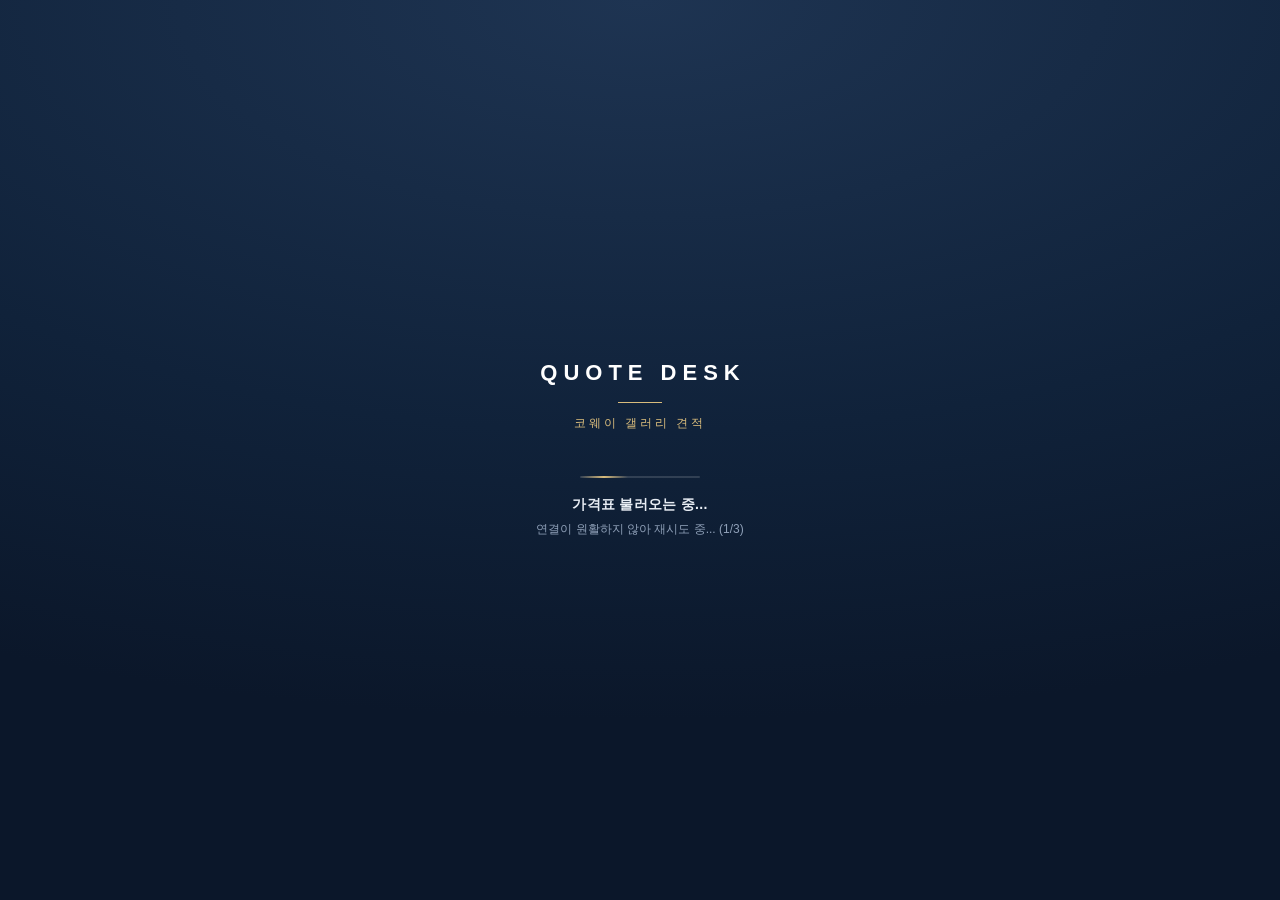
<file: beta/index.html>
<!DOCTYPE html>
<html lang="ko">
<head>
<meta charset="UTF-8">
<meta name="viewport" content="width=device-width, initial-scale=1.0, viewport-fit=cover">
<meta name="mobile-web-app-capable" content="yes">
<meta name="apple-mobile-web-app-capable" content="yes">
<meta name="apple-mobile-web-app-status-bar-style" content="black-translucent">
<meta name="apple-mobile-web-app-title" content="코웨이 갤러리 전용 견적">
<meta name="theme-color" content="#10223A">
<meta name="format-detection" content="telephone=no">
<meta name="robots" content="noindex,nofollow">
<title>코웨이 견적 계산기 (베타)</title>
<!-- html2canvas + Noto Sans KR: 견적서 생성 시 1회만 로딩 -->
<style>
* { box-sizing:border-box; margin:0; padding:0; }
html { font-size:16px; -webkit-text-size-adjust:100%; text-size-adjust:100%; height:100%; overflow-x:hidden; }
html, body { height:100%; overflow-x:hidden; }
body { font-family:'Apple SD Gothic Neo','Malgun Gothic',sans-serif; background:#f8fafc; min-height:100%; font-size:1rem; -webkit-overflow-scrolling:touch; min-width:320px; }
.wrap { width:100%; max-width:480px; margin:0 auto; padding: max(18px, env(safe-area-inset-top)) 16px 18px; }
input[type=text],input[type=number],select { font-family:inherit; font-size:14px; outline:none; border:2px solid #f1f5f9; border-radius:10px; padding:10px 12px; background:white; width:100%; transition:border-color .2s; }
input:focus,select:focus { border-color:#2563eb; }
.flex { display:flex; gap:10px; }
.card { background:white; border-radius:16px; padding:16px; margin-bottom:12px; box-shadow:0 1px 4px rgba(0,0,0,.06); }
.search-wrap { position:relative; margin-bottom:16px; }
.search-box { background:white; border-radius:16px; display:flex; align-items:center; padding:0 16px; box-shadow:0 1px 4px rgba(0,0,0,.06); border:2px solid transparent; transition:border-color .2s; }
.search-box.active { border-color:#2563eb; }
.search-box .ico { color:#94a3b8; margin-right:10px; font-size:18px; }
.search-box input { flex:1; padding:18px 0; border:none; outline:none; background:transparent; font-family:inherit; font-size:15px; }
.search-box .clr { background:none; border:none; color:#94a3b8; font-size:20px; cursor:pointer; padding:4px; }
.dropdown { position:absolute; top:calc(100% + 6px); left:0; right:0; background:white; border-radius:16px; box-shadow:0 8px 30px rgba(0,0,0,.12); max-height:300px; overflow-y:auto; z-index:40; border:1px solid #f1f5f9; display:none; }
.dropdown.show { display:block; }
.drop-item { width:100%; text-align:left; padding:12px 16px; background:none; border:none; border-bottom:1px solid #f8fafc; cursor:pointer; font-family:inherit; display:block; }
.drop-item:last-child { border-bottom:none; }
.drop-item:active { background:#f0f7ff; }
.drop-item p { margin:0; }
.drop-name { font-weight:700; font-size:13px; color:#1e293b; }
.drop-sub { font-size:11px; color:#94a3b8; margin-top:2px; }
.empty { text-align:center; padding:64px 0; color:#cbd5e1; }
.empty .ico { font-size:52px; margin-bottom:12px; }
.empty .t1 { font-size:15px; font-weight:600; color:#94a3b8; margin-bottom:4px; }
.empty .t2 { font-size:13px; }
.cart-list { background:transparent; overflow:visible; display:flex; flex-direction:column; gap:10px; }
/* ===== 베타 UI (v2 목업 적용) ===== */
.fab { position:fixed; width:54px; height:54px; border-radius:50%; background:rgba(37,99,235,.55); backdrop-filter:blur(6px); -webkit-backdrop-filter:blur(6px); border:1px solid rgba(255,255,255,.55); color:#fff; display:flex; align-items:center; justify-content:center; font-size:23px; z-index:45; touch-action:none; user-select:none; -webkit-user-select:none; box-shadow:0 4px 14px rgba(0,0,0,.25); cursor:pointer; }
.fab:hover, .fab.drag { background:rgba(37,99,235,.9); }
.wveil { position:fixed; inset:0; z-index:90; background:rgba(10,20,35,.4); backdrop-filter:blur(2px); -webkit-backdrop-filter:blur(2px); opacity:0; pointer-events:none; transition:.2s; }
.wveil.on { opacity:1; pointer-events:auto; }
.wheel { position:fixed; z-index:91; width:0; height:0; pointer-events:none; }
.wheel .core { position:absolute; left:-44px; top:-44px; width:88px; height:88px; border-radius:50%; background:rgba(20,30,45,.74); backdrop-filter:blur(8px); -webkit-backdrop-filter:blur(8px); color:#fff; font-size:12px; line-height:1.4; text-align:center; display:flex; align-items:center; justify-content:center; padding:8px; transform:scale(0); transition:.18s; }
.wheel .w { position:absolute; left:0; top:0; width:66px; height:66px; margin:-33px 0 0 -33px; border-radius:50%; background:rgba(255,255,255,.66); backdrop-filter:blur(10px); -webkit-backdrop-filter:blur(10px); border:1px solid rgba(255,255,255,.75); display:flex; flex-direction:column; align-items:center; justify-content:center; text-align:center; white-space:nowrap; font-size:11px; font-weight:700; color:#1b2430; transform:translate(0,0) scale(.2); opacity:0; transition:transform .2s cubic-bezier(.3,1.4,.5,1), opacity .15s, background .1s; pointer-events:auto; user-select:none; -webkit-user-select:none; }
.wheel .w span { font-size:21px; line-height:1.1; }
.wheel.on .core { transform:scale(1); }
.wheel.on .w { opacity:1; transform:translate(var(--x),var(--y)) scale(1); }
.wheel.on .w.hot { background:rgba(37,99,235,.94); color:#fff; transform:translate(var(--x),var(--y)) scale(1.18); }
.wheel .core span { font-size:12px; }
.bflash { position:fixed; left:50%; top:76px; transform:translateX(-50%) translateY(-10px); background:rgba(20,30,45,.88); color:#fff; font-size:13px; padding:8px 14px; border-radius:18px; z-index:95; opacity:0; transition:.25s; pointer-events:none; white-space:nowrap; }
.bflash.on { opacity:1; transform:translateX(-50%); }
.beta-head { background:linear-gradient(135deg,#1d4ed8,#2563eb); color:#fff; padding:max(12px, env(safe-area-inset-top)) 16px 14px; }
.bh-in { max-width:480px; margin:0 auto; }
.bh-title { font-size:17px; font-weight:800; display:flex; justify-content:space-between; align-items:center; }
.bh-title small { font-size:10px; background:#f59e0b; padding:2px 9px; border-radius:10px; letter-spacing:.5px; }
.bh-search { margin-top:10px; background:#fff; border-radius:12px; padding:12px 14px; color:#94a3b8; font-size:14px; cursor:pointer; }
.main-tabbar { display:none !important; }
body.tab-other .bh-search { display:none; }
.bh-title .sec { font-weight:600; opacity:.85; font-size:14px; margin-left:6px; }
body.has-bbar .wrap { padding-bottom:96px; }
body.tab-other #bBar { display:none !important; }
.bbar { position:fixed; left:50%; transform:translateX(-50%); bottom:0; width:100%; max-width:480px; z-index:40; background:#fff; border-top:1px solid #e2e8f0; padding:10px 16px max(12px, env(safe-area-inset-bottom)); align-items:center; gap:12px; box-shadow:0 -4px 16px rgba(0,0,0,.07); }
.bbar .sum { flex:1; min-width:0; }
.bbar .sum small { display:block; font-size:11px; color:#64748b; white-space:nowrap; overflow:hidden; text-overflow:ellipsis; }
.bbar .sum b { font-size:20px; font-weight:800; color:#0F172A; }
.bbar button { background:#2563eb; color:#fff; border:none; border-radius:12px; padding:13px 18px; font-size:15px; font-weight:800; cursor:pointer; font-family:inherit; flex-shrink:0; }
.dsheet-dim { position:fixed; inset:0; background:rgba(15,23,42,.5); z-index:54; opacity:0; pointer-events:none; transition:opacity .25s; }
.dsheet-dim.on { opacity:1; pointer-events:auto; }
.dsheet { position:fixed; left:50%; bottom:0; width:100%; max-width:480px; height:90vh; height:90dvh; background:#f8fafc; border-radius:20px 20px 0 0; z-index:55; display:flex; flex-direction:column; transform:translate(-50%,100%); transition:transform .3s ease; }
.dsheet.on { transform:translate(-50%,0); box-shadow:0 -8px 30px rgba(0,0,0,.2); }
.dsheet-grab { width:40px; height:4px; background:#cbd5e1; border-radius:2px; margin:8px auto 0; flex-shrink:0; }
.dsheet-head { padding:6px 16px 10px; background:white; border-radius:20px 20px 0 0; flex-shrink:0; }
.dsheet-head .row { display:flex; align-items:center; gap:8px; margin-top:4px; }
.dsheet-head .t { flex:1; min-width:0; }
.dsheet-head .t b { display:block; font-size:15px; font-weight:800; color:#0f172a; white-space:nowrap; overflow:hidden; text-overflow:ellipsis; }
.dsheet-head .t span { font-size:11px; color:#94a3b8; }
.dsheet-head button { background:none; border:none; font-size:22px; color:#94a3b8; cursor:pointer; padding:2px 6px; }
.dsheet-head .price { margin-top:4px; font-size:26px; font-weight:900; color:#2563eb; }
.dsheet-head .price span { font-size:12px !important; color:#b45309 !important; font-weight:700; }
.dsheet-tabs { display:flex; background:white; border-bottom:1px solid #e2e8f0; flex-shrink:0; }
.dsheet-tabs .tab { flex:1; text-align:center; padding:11px 0; font-size:14px; color:#64748b; border-bottom:2px solid transparent; cursor:pointer; }
.dsheet-tabs .tab.on { color:#2563eb; border-color:#2563eb; font-weight:800; }
.dsheet-tabs .tab.dim { color:#cbd5e1; }
.dsheet-body { flex:1; overflow-y:auto; -webkit-overflow-scrolling:touch; padding:12px 12px 16px; }
.dsheet-foot { padding:10px 16px max(14px, env(safe-area-inset-bottom)); background:white; border-top:1px solid #e2e8f0; flex-shrink:0; }
.dsheet-foot button { width:100%; background:#2563eb; color:white; border:none; border-radius:12px; padding:14px; font-size:15px; font-weight:800; cursor:pointer; font-family:inherit; }
.cart-card { border:1px solid #e2e8f0; border-radius:14px; box-shadow:0 1px 4px rgba(0,0,0,.05); overflow:visible; position:relative; }
.cart-head { padding:14px; display:flex; align-items:flex-start; justify-content:space-between; }
.cart-tags { display:flex; gap:5px; flex-wrap:wrap; margin-bottom:6px; }
.tag { font-size:10px; font-weight:700; padding:2px 8px; border-radius:10px; }
.tag-blue { background:#eff6ff; color:#2563eb; }
.tag-purple { background:#faf5ff; color:#7c3aed; }
.tag-orange { background:#fff7ed; color:#ea580c; }
.tag-green { background:#f0fdf4; color:#16a34a; }
.tag-gray { background:#f1f5f9; color:#64748b; }
.tag-violet { background:#fdf4ff; color:#7c3aed; }
.cart-name { font-weight:700; font-size:15px; color:#1e293b; line-height:1.3; }
.cart-sub { font-size:11px; color:#94a3b8; margin-top:3px; }
.cart-btns { display:flex; gap:2px; flex-shrink:0; }
.icon-btn { background:none; border:none; cursor:pointer; padding:4px 6px; font-size:16px; color:#94a3b8; }
.cart-body { padding:0 14px 14px; border-top:1px solid #f8fafc; }
.sec-label { font-size:10px; font-weight:700; color:#94a3b8; letter-spacing:.08em; margin:12px 0 8px; display:block; }
.pill-group { display:flex; flex-wrap:wrap; gap:6px; margin-bottom:8px; }
.box-grid { display:flex; gap:3px; margin-bottom:0; }
.box-item { flex:1; min-width:0; border:1.5px solid #e2e8f0; border-radius:9px; padding:5px 6px; cursor:pointer; background:#f8fafc; transition:.12s; }
.box-item.filled { border-color:#93c5fd; background:#eff6ff; }
.box-item.open { border-color:#2563eb; background:#eff6ff; }
.box-item.disabled { opacity:.4; cursor:default; pointer-events:none; }
.box-label { font-size:8px; font-weight:700; color:#94a3b8; letter-spacing:.02em; margin-bottom:2px; white-space:nowrap; overflow:hidden; text-overflow:ellipsis; }
.box-value { font-size:11px; font-weight:700; color:#1e293b; white-space:nowrap; overflow:hidden; text-overflow:ellipsis; }
.box-panel { background:#fff; border:1px solid #e2e8f0; border-radius:10px; padding:10px 12px; margin-bottom:10px; }
.pill { padding:7px 14px; border-radius:20px; border:2px solid #e2e8f0; background:white; color:#6b7280; font-weight:600; font-size:12px; cursor:pointer; font-family:inherit; transition:all .15s; }
.pill.active { border-color:#1D4ED8; background:#1D4ED8; color:white; }
.pill.sm { padding:5px 10px; font-size:11px; }
.check-row { display:flex; align-items:center; gap:8px; cursor:pointer; }
.check-row input[type=checkbox] { width:16px; height:16px; accent-color:#2563eb; cursor:pointer; }
.check-row span { font-size:12px; color:#374151; font-weight:600; }
.hanval-period { background:#fff7ed; border-radius:10px; padding:10px 12px; margin-top:8px; margin-bottom:4px; }
.hanval-period .pl { font-size:11px; color:#15803D; font-weight:700; margin-bottom:8px; }
.hanval-period .pill { border-color:#86efac; color:#15803D; font-size:11px; padding:5px 10px; }
.hanval-period .pill.active { background:#15803D; border-color:#15803D; color:white; }
.result-box { background:#f8fafc; border-radius:12px; padding:12px; margin-top:8px; }
.res-row { display:flex; justify-content:space-between; align-items:center; font-size:12px; color:#94a3b8; margin-bottom:6px; }
.disc-badge { font-size:10px; font-weight:700; padding:2px 7px; border-radius:8px; background:#ECFDF5; color:#15803D; margin-left:6px; }
.res-main { display:flex; justify-content:space-between; font-size:15px; font-weight:800; color:#0F172A; margin-bottom:4px; }
.res-sub { display:flex; justify-content:space-between; font-size:11px; color:#94a3b8; margin-bottom:2px; padding-left:8px; }
.res-total { display:flex; justify-content:space-between; font-size:12px; color:#64748b; }
.res-total span:last-child { font-weight:700; color:#334155; }
.res-sunap { border-top:1px dashed #e2e8f0; margin-top:10px; padding-top:10px; }
.res-sunap-main { display:flex; justify-content:space-between; font-size:14px; font-weight:800; color:#15803D; }
.res-sunap-sub { font-size:11px; color:#94a3b8; margin-top:3px; }
.res-sunap-after { display:flex; justify-content:space-between; font-size:12px; color:#64748b; margin-top:4px; }
.s2-box { background:#eff6ff; border-radius:12px; padding:12px; margin-bottom:8px; }
.s2-box .s2-title { font-size:11px; font-weight:700; color:#2563eb; margin-bottom:8px; }
.s2-box select { font-size:12px; border:1px solid #bfdbfe; border-radius:8px; padding:8px 10px; margin-bottom:6px; }
.s2-inline { display:flex; align-items:center; gap:8px; flex-wrap:wrap; }
.s2-inline input[type=number] { width:60px; border:1px solid #bfdbfe; border-radius:6px; padding:4px 8px; font-size:12px; text-align:center; }
.s2-inline span { font-size:11px; color:#3b82f6; }
.s2-inline label { display:flex; align-items:center; gap:4px; cursor:pointer; margin-left:auto; font-size:11px; color:#3b82f6; }
.total-bar { background:#0F172A; border-radius:16px; padding:18px; color:white; margin-bottom:12px; }
.total-bar .tl { font-weight:700; font-size:12px; opacity:.7; letter-spacing:.05em; margin-bottom:12px; }
.total-bar .tr { display:flex; justify-content:space-between; align-items:center; margin-bottom:6px; }
.total-bar .tr:last-child { margin-bottom:0; }
.total-bar .tr span { font-size:14px; opacity:.85; }
.total-bar .tr strong { font-size:20px; }
.total-bar .tr2 strong { font-size:15px; }
.snote { font-size:11px; opacity:.8; margin:3px 0 6px; padding-left:2px; line-height:1.5; }
.btn-quote { width:100%; background:linear-gradient(135deg,#ea580c,#f97316); color:white; border:none; padding:18px; border-radius:16px; font-weight:800; font-size:16px; cursor:pointer; box-shadow:0 4px 14px rgba(234,88,12,.3); margin-bottom:20px; font-family:inherit; }
.btn-quote:active { transform:scale(.98); }
.modal-bg { position:fixed; top:0; left:0; right:0; bottom:0; width:100%; height:100%; background:rgba(0,0,0,.55); z-index:60; align-items:center; justify-content:center; display:none; padding:16px; }
.modal-bg.show { display:flex; }
.modal-sheet { background:white; width:100%; max-width:420px; border-radius:20px; padding:20px 20px 24px; max-height:85vh; max-height:85dvh; overflow-y:auto; -webkit-overflow-scrolling:touch; }
.modal-handle { width:40px; height:4px; background:#e2e8f0; border-radius:4px; margin:0 auto 16px; }
.modal-tag { font-size:11px; font-weight:700; color:#3b82f6; margin-bottom:4px; }
.modal-title { font-size:18px; font-weight:800; color:#1e293b; margin-bottom:2px; }
.modal-sub { font-size:13px; color:#94a3b8; margin-bottom:20px; }
.method-info { background:#f0fdf4; border-radius:10px; padding:10px 14px; margin-bottom:16px; }
.method-info span { font-size:12px; color:#16a34a; font-weight:600; }
.price-preview { background:#eff6ff; border-radius:12px; padding:14px; margin-bottom:20px; }
.price-row { display:flex; justify-content:space-between; align-items:center; font-size:13px; margin-bottom:6px; }
.price-row:last-child { margin-bottom:0; }
.promo { color:#ea580c; font-weight:800; font-size:14px; }
.btn-add { width:100%; background:#1D4ED8; color:white; border:none; padding:18px; border-radius:16px; font-weight:800; font-size:16px; cursor:pointer; font-family:inherit; }
.quote-modal { position:fixed; top:0; left:0; right:0; bottom:0; width:100%; height:100%; background:rgba(0,0,0,.7); z-index:100; align-items:flex-end; justify-content:center; padding:0; display:none; }
.quote-modal.show { display:flex; }
.quote-inner { background:white; border-radius:20px 20px 0 0; overflow:hidden; width:100%; max-width:480px; max-height:92vh; max-height:92dvh; display:flex; flex-direction:column; }
.quote-head { padding:16px 20px; border-bottom:1px solid #f1f5f9; display:flex; justify-content:space-between; align-items:center; }
.quote-head strong { font-size:15px; }
.quote-head button { background:none; border:none; font-size:24px; color:#94a3b8; cursor:pointer; line-height:1; }
.quote-scroll { overflow-y:auto; flex:1; }
.quote-foot { padding:14px 16px; border-top:1px solid #f1f5f9; }
.btn-save { width:100%; background:#1D4ED8; color:white; border:none; padding:16px; border-radius:12px; font-weight:800; font-size:15px; cursor:pointer; font-family:inherit; }
.btn-save:disabled { background:#94a3b8; cursor:not-allowed; }
.save-hint { text-align:center; font-size:11px; color:#94a3b8; margin-top:8px; }
#quoteDoc { width:100%; background:white; padding:20px; font-family:'Apple SD Gothic Neo','Malgun Gothic',sans-serif; }
#imgOverlay img { -webkit-touch-callout:default !important; -webkit-user-select:none; pointer-events:auto; }
.q-hdr { border-bottom:3px solid #2563eb; padding-bottom:16px; margin-bottom:20px; display:flex; justify-content:space-between; align-items:flex-end; }
.q-hdr h1 { color:#2563eb; font-size:22px; font-weight:900; margin:0; }
.q-hdr p { color:#94a3b8; font-size:12px; margin:4px 0 0; }
.q-badge { background:#15803D; color:white; font-size:10px; font-weight:700; padding:4px 10px; border-radius:20px; }
.q-info { background:#f0f7ff; border-radius:10px; padding:12px; margin-bottom:16px; }
.q-info p { margin:2px 0; font-size:13px; }
.q-item { border:1px solid #e2e8f0; border-radius:10px; padding:14px; margin-bottom:10px; }
.q-ihead { display:flex; justify-content:space-between; align-items:flex-start; margin-bottom:8px; }
.q-iname { font-weight:700; font-size:13px; color:#1e293b; }
.q-isub { color:#94a3b8; font-size:11px; margin-top:3px; }
.q-ibadge { font-size:10px; font-weight:600; background:#fef3c7; color:#b45309; padding:2px 8px; border-radius:10px; white-space:nowrap; margin-left:6px; flex-shrink:0; }
.q-row { display:flex; justify-content:space-between; font-size:12px; color:#64748b; margin-bottom:3px; }
.q-row.main { font-size:13px; font-weight:700; color:#2563eb; }
.q-sunap { border-top:1px dashed #e2e8f0; margin-top:8px; padding-top:8px; display:flex; justify-content:space-between; font-size:12px; color:#ea580c; font-weight:700; }
.q-total { background:#0F172A; border-radius:12px; padding:16px; color:white; }
.q-total .t { font-weight:700; font-size:12px; margin-bottom:10px; opacity:.7; }
.q-total .r { display:flex; justify-content:space-between; margin-bottom:6px; }
.q-total .r:last-child { margin-bottom:0; }
.q-total .r span { font-size:13px; opacity:.85; }
.q-total .r strong { font-size:17px; }
.q-total .r2 strong { font-size:14px; }
.q-note { text-align:center; color:#cbd5e1; font-size:10px; margin-top:14px; }
.q-snote { font-size:11px; color:#64748b; margin-top:6px; padding-left:2px; }
#loadingScreen { position:fixed; top:0; left:0; right:0; bottom:0; width:100%; height:100%; background:#f0f7ff; display:flex; flex-direction:column; align-items:center; justify-content:center; z-index:200; }
.spinner { width:52px; height:52px; border:4px solid #bfdbfe; border-top:4px solid #1d4ed8; border-radius:50%; animation:spin 1s linear infinite; margin-bottom:20px; }
@keyframes spin { to { transform:rotate(360deg); } }
#loadingScreen p { color:#1d4ed8; font-weight:700; font-size:16px; margin-bottom:6px; }
#loadingScreen small { color:#94a3b8; font-size:13px; }
.cm-hdr { border-bottom:3px solid #7c3aed; padding-bottom:12px; margin-bottom:14px; display:flex; justify-content:space-between; align-items:flex-end; }
.cm-hdr h1 { color:#7c3aed; font-size:19px; font-weight:900; margin:0; }
.cm-hdr p { color:#94a3b8; font-size:11px; margin:3px 0 0; }
.cm-badge { background:#7c3aed; color:white; font-size:10px; font-weight:700; padding:4px 10px; border-radius:20px; }
.cm-info { background:#f5f3ff; border-radius:8px; padding:10px 12px; margin-bottom:12px; }
.cm-info p { margin:2px 0; font-size:12px; }
.cm-cols { display:flex; gap:10px; }
.cm-col { flex:1; min-width:0; }
.cm-ch { border-radius:10px; padding:9px 12px; margin-bottom:10px; text-align:center; }
.cm-ch.c1 { background:#eff6ff; } .cm-ch.c2 { background:#fff7ed; }
.cm-ct { font-size:13px; font-weight:800; margin:0; }
.cm-ch.c1 .cm-ct { color:#2563eb; } .cm-ch.c2 .cm-ct { color:#ea580c; }
.cm-item { border:1px solid #e2e8f0; border-radius:8px; padding:10px; margin-bottom:8px; }
.cm-n { font-weight:700; font-size:11px; color:#1e293b; margin-bottom:3px; }
.cm-s { font-size:10px; color:#94a3b8; margin-bottom:5px; }
.cm-r { display:flex; justify-content:space-between; font-size:11px; color:#64748b; margin-bottom:2px; }
.cm-r.m { font-weight:700; color:#2563eb; }
.cm-r.sp { color:#ea580c; font-weight:700; border-top:1px dashed #e2e8f0; margin-top:4px; padding-top:4px; }
.cm-total { border-radius:10px; padding:12px; color:white; margin-top:4px; }
.cm-total.c1 { background:#2563eb; } .cm-total.c2 { background:#ea580c; }
.cm-total .tr { display:flex; justify-content:space-between; align-items:center; margin-bottom:5px; }
.cm-total .tr:last-child { margin-bottom:0; }
.cm-total .tr span { font-size:11px; opacity:.85; }
.cm-total .tr strong { font-size:14px; }
.cm-total .tr2 strong { font-size:12px; }
.cm-win { display:block; background:rgba(255,255,255,.25); border-radius:6px; padding:2px 8px; font-size:10px; font-weight:700; text-align:center; margin-bottom:7px; }
.cm-sn { font-size:10px; margin-top:3px; opacity:.8; }
.cm-note { text-align:center; color:#cbd5e1; font-size:10px; margin-top:12px; }
.kor-item { background:#ECFDF5; border:1.5px solid #86EFAC; border-radius:10px; padding:12px; margin-top:0; }
.kor-item-hdr { display:flex; align-items:center; justify-content:space-between; }
.kor-label { font-size:14px; font-weight:900; color:#15803D; letter-spacing:-.01em; }
.kor-tgl { position:relative; width:40px; height:22px; cursor:pointer; flex-shrink:0; }
.kor-tgl input { opacity:0; width:0; height:0; position:absolute; }
.kor-sl { position:absolute; inset:0; background:#bae6fd; border-radius:22px; transition:.2s; pointer-events:none; }
.kor-sl:before { content:''; position:absolute; width:16px; height:16px; left:3px; top:3px; background:white; border-radius:50%; transition:.2s; }
.kor-tgl input:checked ~ .kor-sl { background:#0ea5e9; }
.kor-tgl input:checked ~ .kor-sl:before { transform:translateX(18px); }
.kor-fields { display:flex; gap:6px; flex-wrap:wrap; margin:8px 0; }
.kor-fw { flex:1; min-width:70px; }
.kor-fw p { font-size:9px; color:#0369a1; font-weight:700; margin-bottom:2px; }
.kor-fw select,.kor-fw input { border:1.5px solid #bae6fd; border-radius:8px; padding:6px 8px; font-size:11px; font-family:inherit; background:white; color:#0c4a6e; font-weight:600; width:100%; outline:none; }
.kor-calc { background:white; border-radius:8px; padding:8px 10px; }
.kor-cr { display:flex; justify-content:space-between; font-size:11px; color:#0c4a6e; margin-bottom:3px; }
.kor-cr.main { font-weight:800; color:#0369a1; font-size:12px; border-top:1px dashed #bae6fd; margin-top:5px; padding-top:5px; }
.kor-cr.red { color:#dc2626; font-weight:700; }
.kor-cr.grn { color:#16a34a; font-weight:700; }
</style>
<style id="themeB">
/* ===== 베타 테마 B: 프리미엄 네이비 + 브라스 ===== */
:root { --navy:#10223A; --navy2:#1E3452; --brass:#A8843F; --brassF:#8F6D2B; --brassL:#F3EAD6; --brassD:#6E5420; --paper:#F6F4EF; --line:#E6E0D2; --ink:#14202F; --sub:#7B8190; }
html, body { background:var(--paper) !important; color:var(--ink); }
.beta-head { background:var(--navy) !important; }
.bh-title small { background:var(--brass) !important; color:#fff; }
.bh-search { background:var(--navy2) !important; color:#9FB0C6 !important; }
.cart-card { border:1px solid var(--line) !important; box-shadow:0 1px 3px rgba(16,34,58,.06) !important; border-radius:14px !important; }
.cart-card input[type=checkbox], .check-row input[type=checkbox] { accent-color:var(--brassF) !important; }
.bbar { border-top:1px solid var(--line); box-shadow:0 -4px 16px rgba(16,34,58,.08); }
.bbar .sum small { color:var(--sub); }
.bbar .sum b { color:var(--navy); }
.bbar button, .dsheet-foot button { background:var(--brassF) !important; }
.dsheet { background:var(--paper); }
.dsheet-head, .dsheet-tabs, .dsheet-foot { background:#fff; }
.dsheet-tabs { border-bottom:1px solid var(--line); }
.dsheet-foot { border-top:1px solid var(--line); }
.dsheet-head .t b { color:var(--ink); }
.dsheet-head .t span { color:var(--sub); }
.dsheet-head .price { color:var(--navy); }
.dsheet-head .price span { color:var(--brassD) !important; }
.dsheet-tabs .tab { color:var(--sub); }
.dsheet-tabs .tab.on { color:var(--navy); border-color:var(--brass); }
.dsheet-grab { background:#D9D2C2; }
.box-panel { border:1px solid var(--line); border-radius:12px; }
.sec-label { color:var(--sub); }
.pill { border:1.5px solid var(--line); color:#5A6275; }
.pill.active { background:var(--navy); border-color:var(--navy); color:#fff; }
input[type=text], input[type=number], select { border:1.5px solid var(--line); }
input:focus, select:focus { border-color:var(--brass); }
.result-box { background:var(--paper); border:1px solid var(--line); }
.res-main { color:var(--navy); }
.res-total span:last-child { color:var(--ink); }
.s2-box { background:var(--brassL); }
.s2-box .s2-title { color:var(--brassD); }
.s2-box select, .s2-inline input[type=number] { border-color:#E6D6B0; }
.s2-inline span, .s2-inline label { color:var(--brassD); }
.total-bar { background:var(--navy); }
.total-bar span[style*="#60a5fa"] { color:#D9BC7C !important; }
[style*="#93c5fd"] { border-color:#D9C79B !important; background:var(--brassL) !important; color:var(--brassD) !important; }
.fab { background:rgba(16,34,58,.72); border-color:rgba(217,188,124,.6); color:#D9BC7C; }
.fab:hover, .fab.drag { background:rgba(16,34,58,.95); }
.wheel .core { background:rgba(16,34,58,.82); }
.wheel.on .w.hot { background:var(--brassF); color:#fff; }
.bflash { background:rgba(16,34,58,.92); }
/* --- 남은 화면(모달/제휴카드/고객안내문 등) 통일: 코드에 직접 박힌 파란색을 테마색으로 치환 --- */
[style*="background:#1D4ED8"], [style*="background:#1d4ed8"], [style*="background:#2563eb"], [style*="background:#0ea5e9"] { background:var(--brassF) !important; }
[style*="background:#1E40AF"] { background:var(--navy2) !important; }
[style*="background:#0F172A"], [style*="background:#1e293b"] { background:var(--navy) !important; }
[style*="background:#eff6ff"], [style*="background:#EFF6FF"], [style*="background:#f0f7ff"], [style*="background:#dbeafe"] { background:var(--brassL) !important; }
[style*="color:#2563eb"], [style*="color:#1D4ED8"], [style*="color:#1d4ed8"], [style*="color:#3b82f6"], [style*="color:#1E40AF"] { color:var(--brassD) !important; }
[style*="#bfdbfe"], [style*="#93c5fd"] { border-color:#E6D6B0 !important; }
.search-box.active { border-color:var(--brass); }
.drop-item:active { background:var(--brassL); }
.modal-tag { color:var(--brassD); }
.price-preview { background:var(--brassL); }
.tag-blue { background:var(--brassL); color:var(--brassD); }
.modal-title { color:var(--ink); }
.modal-sheet { border:1px solid var(--line); }
.btn-quote { background:var(--brassF); box-shadow:0 4px 14px rgba(143,109,43,.3); }
/* 평면 리스트 행: 카드 테두리/둥근 모서리 제거, 구분선만 */
.cart-list { gap:0 !important; background:#fff; border-top:1px solid var(--line); border-bottom:1px solid var(--line); }
.cart-card { border:0 !important; border-bottom:1px solid var(--line) !important; border-radius:0 !important; box-shadow:none !important; padding:10px 12px 9px !important; }
.cart-card:last-child { border-bottom:0 !important; }
.cart-card { overflow:hidden !important; touch-action:pan-y; }
.cart-card .cart-body { position:relative; z-index:1; background:inherit; transition:transform .2s ease; }
.cart-card.swiping .cart-body { transition:none; }
.cart-card.swiping { user-select:none; -webkit-user-select:none; }
.cart-card .swdel { position:absolute; top:0; right:0; bottom:0; width:80px; border:0; background:#DC2626; color:#fff; font:inherit; font-size:14px; font-weight:700; cursor:pointer; z-index:0; visibility:hidden; }
.cart-card.sw-on .swdel { visibility:visible; }
/* ===== 콘솔 UI (QUOTE DESK 목업 기준) ===== */
.fab, .wveil, .wheel, .bbar, .beta-head, .plan-bar { display:none !important; }
body { padding-bottom:84px; }
body.has-bbar .wrap { padding-bottom:0; }
.qd-head { background:var(--navy); color:#fff; padding:max(16px, env(safe-area-inset-top)) 18px 16px; font-weight:700; letter-spacing:1px; }
.qd-head .in { max-width:480px; margin:0 auto; display:flex; justify-content:space-between; align-items:center; }
.qd-head small { font-size:11px; font-weight:500; letter-spacing:0; color:#C9D3E0; }
.qd-head .sec { font-weight:500; letter-spacing:0; font-size:12px; color:#D9BC7C; margin-left:8px; }
#tabPanelEstimate { padding:0 !important; background:#fff; }
.bar { padding:12px 16px; border-bottom:1px solid var(--line); background:#fff; }
.bar.row, .bar .row { display:flex; align-items:center; justify-content:space-between; gap:8px; flex-wrap:wrap; }
.bar h2 { font-size:20px; margin:0; font-weight:800; color:var(--ink); }
.bar small { font-size:11px; color:var(--sub); }
.qd-btn { font:inherit; font-size:14px; font-weight:600; color:var(--ink); background:#fff; border:1px solid var(--line); border-radius:7px; min-height:44px; padding:8px 12px; cursor:pointer; }
.qd-btn.sm { min-height:34px; font-size:12px; padding:6px 9px; }
.qd-btn.danger { color:#DC2626; border-color:#F3C4C4; }
.qd-btn.danger:disabled { color:var(--ink); border-color:var(--line); opacity:.45; }
.qd-btn.primary { background:var(--brassF); color:#fff; border:0; }
.qd-btn[aria-pressed=true] { background:var(--brassL); border-color:var(--brass); color:var(--brassD); }
.qd-btn:disabled { opacity:.45; cursor:default; }
.qd-tabs { display:flex; gap:6px; margin-top:10px; flex-wrap:wrap; }
.qd-tabs .qd-btn { flex:1; }
#masterCheckBar { gap:8px; }
#masterChkTitle { font-size:14px; color:var(--ink); min-width:0; }
#masterChkTitle strong { font-weight:800; }
#masterChkTitle small { display:block; margin-top:1px; }
#masterChkWrap { align-items:center; justify-content:space-between; }
#masterChkWrap label { display:flex; align-items:center; gap:8px; font-size:13px; font-weight:600; color:var(--ink); cursor:pointer; }
.cart-list { border:0 !important; background:#fff; }
.cart-card { padding:0 8px !important; border-left:0 !important; }
.cart-card[style*="#15803D"] { box-shadow:inset 3px 0 0 #15803D !important; }
.it { display:flex; align-items:center; gap:6px; min-height:58px; padding:9px 6px 9px 8px; cursor:pointer; }
.it-main { flex:1; min-width:0; }
.it-row { display:flex; justify-content:space-between; align-items:baseline; gap:10px; }
.it-name { font-size:14px; font-weight:700; color:var(--ink); min-width:0; }
.it-price { font-size:14px; font-weight:700; color:var(--ink); white-space:nowrap; font-variant-numeric:tabular-nums; }
.it-desc { display:block; margin-top:3px; font-size:11.5px; color:var(--sub); }
.it-skip { color:#9A3412; font-weight:700; }
.benefit-row { display:flex; justify-content:space-between; align-items:center; gap:8px; padding:15px 16px; background:#fff; border-bottom:1px solid var(--line); cursor:pointer; color:var(--ink); font-size:14px; }
#benBtn .bn { display:inline-block; min-width:18px; padding:0 5px; margin-left:4px; border-radius:9px; background:var(--brassF); color:#fff; font-size:11px; font-weight:700; line-height:18px; text-align:center; }
.benefit-row small { font-size:11px; color:var(--sub); flex-shrink:0; }
.benefit-row .br-l { display:flex; align-items:baseline; gap:10px; min-width:0; flex:1; }
.benefit-row .br-l b { font-size:14px; }
.benefit-row .br-l em { font-style:normal; font-size:12px; color:var(--sub); white-space:nowrap; overflow:hidden; text-overflow:ellipsis; min-width:0; }
.benefit-row .br-l em.on { color:#15803D; font-weight:700; }
.qd-foot { background:var(--paper); padding:14px 16px; }
.qd-foot .row { display:flex; justify-content:space-between; align-items:baseline; gap:8px; padding:2px 0; font-size:14px; color:var(--ink); }
.qd-foot .big { font-size:23px; font-weight:800; color:var(--navy); }
.qd-foot .note { font-size:11px; color:var(--sub); margin:10px 0; }
.qd-foot details { margin-top:6px; }
.qd-foot summary { font-size:12px; color:var(--sub); cursor:pointer; padding:4px 0; }
.qd-foot .actions { display:grid; grid-template-columns:1fr 1fr; gap:8px; margin-top:12px; }
.qd-back { font:inherit; font-size:14px; font-weight:600; color:var(--ink); background:#fff; border:1px solid var(--line); border-radius:7px; min-height:44px; padding:8px 12px; cursor:pointer; margin:0 0 12px; }
.console-dock { position:fixed; left:50%; transform:translateX(-50%); bottom:0; width:100%; max-width:480px; z-index:50; display:flex; justify-content:flex-end; padding:10px 16px max(10px, env(safe-area-inset-bottom)); pointer-events:none; }
#consoleLaunch { pointer-events:auto; border:0; border-radius:24px; background:var(--navy); color:#fff; font:inherit; font-size:14px; font-weight:700; box-shadow:0 4px 16px rgba(16,34,58,.3); padding:11px 18px; cursor:pointer; }
#consolePanel { position:fixed; left:50%; transform:translateX(-50%); bottom:72px; width:min(460px, calc(100% - 20px)); z-index:51; background:#fff; border:1px solid var(--line); border-radius:16px; box-shadow:0 12px 40px rgba(16,34,58,.28); overflow:hidden; max-height:calc(100vh - 100px); overflow-y:auto; }
#consolePanel[hidden] { display:none; }
.console-top { padding:14px; background:var(--paper); }
.console-top .row { display:flex; justify-content:space-between; align-items:center; }
#cmdContext { font-size:12px; color:var(--sub); margin-top:4px; }
.console-content { padding:14px; }
.console-hint { font-size:12px; color:var(--sub); margin:6px 0 12px; }
.console-input { display:flex; gap:6px; }
#cmdInput { flex:1; width:100%; min-width:0; font-family:ui-monospace,Consolas,monospace; font-size:16px; border:1px solid var(--line); border-radius:7px; padding:8px 10px; min-height:44px; color:var(--ink); background:#fff; }
.console-chips { display:flex; flex-wrap:wrap; gap:6px; margin:12px 0; }
#cmdResult { background:var(--paper); border-radius:10px; padding:12px; font-size:13px; white-space:pre-line; overflow-wrap:anywhere; color:var(--ink); }
.console-actions { display:flex; gap:6px; margin-top:10px; }
.console-actions [hidden] { display:none; }
#cmdRecent { display:flex; flex-wrap:wrap; gap:5px; margin-top:8px; }
.dsheet-foot button.del { flex:0 0 auto; background:#fff !important; color:#B91C1C; border:1.5px solid #F3C6C6; padding-left:14px; padding-right:14px; }
.cmp-head { background:var(--navy) !important; }
.bflash { top:auto; bottom:130px; }
#updateBtn, #bulkBar { display:none !important; }
#searchModal { background:rgba(15,23,42,.5); padding:0; z-index:70; align-items:flex-end; justify-content:center; }
#searchModal.show { animation:smFade .22s ease-out; }
#searchModal.show .modal-sheet { animation:smUp .32s cubic-bezier(.22,.9,.3,1); }
#searchModal.closing { animation:smFadeOut .2s ease-in forwards; pointer-events:none; }
#searchModal.closing .modal-sheet { animation:smDown .2s ease-in forwards; }
@keyframes smFade { from { opacity:0; } to { opacity:1; } }
@keyframes smFadeOut { from { opacity:1; } to { opacity:0; } }
@keyframes smUp { from { transform:translateY(100%); } to { transform:none; } }
@keyframes smDown { from { transform:none; } to { transform:translateY(100%); } }
@media (prefers-reduced-motion:reduce) { #searchModal.show, #searchModal.show .modal-sheet, #searchModal.closing, #searchModal.closing .modal-sheet { animation:none; } }
#searchModal .modal-sheet { max-width:480px; width:100%; height:90vh; height:90dvh; max-height:none; border-radius:20px 20px 0 0; border:0; padding:0 16px 40px; background:#fff; box-shadow:0 -8px 30px rgba(0,0,0,.2); }
#searchModal .sp-grab { width:40px; height:4px; background:#cbd5e1; border-radius:2px; margin:8px auto 0; }
#searchModal .sp-head { display:flex; align-items:center; gap:8px; margin:6px 0 14px; }
#searchModal .sp-head .sp-title { flex:1; margin:0; font-size:15px; font-weight:800; color:var(--ink); }
#searchModal .sp-head button { background:none; border:none; font-size:22px; color:#94a3b8; cursor:pointer; padding:2px 6px; font-family:inherit; }
.sp-title { font-size:15px; font-weight:800; color:var(--ink); margin:0 0 14px; }
.sp-label { display:block; font-size:12px; font-weight:700; color:var(--ink); margin:0 0 6px; }
#searchModal .search-wrap { margin-bottom:0; }
#searchModal .search-box { box-shadow:none; border:1px solid var(--line); border-radius:8px; padding:0 4px 0 12px; }
#searchModal .search-box.active { border-color:var(--brass); }
#searchModal .search-box input { border:0 !important; box-shadow:none !important; background:transparent !important; border-radius:0 !important; outline:none; padding:0; min-height:48px; font-size:16px; color:var(--ink); }
#searchModal .dropdown { position:static; box-shadow:none; border:0; border-radius:0; max-height:none; overflow:visible; margin-top:10px; background:transparent; }
#searchModal .drop-item { display:flex; align-items:center; justify-content:space-between; gap:10px; border:1px solid var(--line); border-radius:8px; margin-bottom:6px; padding:11px 12px; background:#fff; }
#searchModal .drop-item:active { background:var(--brassL); }
#searchModal .drop-item .dn { min-width:0; }
#searchModal .drop-name { font-size:14px; font-weight:600; color:var(--ink); }
#searchModal .drop-sub { font-size:11px; color:var(--sub); margin-top:2px !important; }
#searchModal .drop-item .plus { color:var(--sub); font-size:16px; flex-shrink:0; }
.sp-empty { font-size:12px; color:var(--sub); text-align:center; padding:28px 8px; margin:0; }
#loadingScreen { background:radial-gradient(120% 80% at 50% 0%, #1E3452 0%, #10223A 60%, #0B172A 100%) !important; color:#fff; padding:24px; text-align:center; }
#loadingScreen .ls-mark { font-size:22px; font-weight:800; letter-spacing:6px; color:#fff; padding-left:6px; animation:lsIn .8s ease both; }
#loadingScreen .ls-rule { width:44px; height:1px; background:#D9BC7C; margin:16px 0 12px; animation:lsIn .8s .15s ease both; }
#loadingScreen .ls-sub { font-size:12px; letter-spacing:3px; color:#D9BC7C; margin-bottom:44px; animation:lsIn .8s .3s ease both; }
#loadingScreen .ls-bar { width:120px; height:2px; background:rgba(255,255,255,.14); border-radius:2px; overflow:hidden; margin-bottom:18px; }
#loadingScreen .ls-bar i { display:block; width:40%; height:100%; background:linear-gradient(90deg,transparent,#D9BC7C,transparent); animation:lsBar 1.3s ease-in-out infinite; }
#loadingScreen p { color:#E8EDF4 !important; font-weight:600 !important; font-size:14px !important; letter-spacing:.3px; margin-bottom:6px !important; }
#loadingScreen small { color:#8FA0B8 !important; font-size:12px !important; line-height:1.6; }
#loadingScreen button { background:var(--brassF) !important; border-radius:7px !important; }
@keyframes lsBar { 0% { transform:translateX(-120%); } 100% { transform:translateX(320%); } }
@keyframes lsIn { from { opacity:0; transform:translateY(6px); } to { opacity:1; transform:none; } }
#benPage { z-index:70; }
.cmp-prev { border:1px solid var(--line); border-radius:12px; overflow:hidden; margin-top:8px; background:#fff; }
.cmp-prev .r { display:flex; align-items:center; justify-content:space-between; gap:10px; padding:10px 12px; border-top:1px solid var(--line); font-size:14px; }
.cmp-prev .r:first-child { border-top:0; }
.cmp-prev .r.now { background:#F1E8D4; font-weight:800; }
.cmp-prev .l small { display:block; font-size:11px; font-weight:400; color:var(--sub); margin-top:1px; }
.cmp-prev .v { text-align:right; font-weight:800; white-space:nowrap; font-variant-numeric:tabular-nums; }
.cmp-prev .v small { display:block; font-size:11px; font-weight:700; }
.cmp-prev .v small.dn { color:#15803D; }
.cmp-prev .v small.up { color:#B45309; }
.cmp-prev .act { font-style:normal; font-size:10px; font-weight:800; background:#E7F5EC; color:#15803D; border-radius:5px; padding:1px 5px; margin-left:4px; }
.seg.sub button { min-height:38px; font-size:12px; }
.cmp-prev .r.pick { cursor:pointer; }
.cp-note { margin:6px 2px 0; font-size:11px; color:var(--sub); }
.cp-note a { color:var(--brassF); font-weight:700; text-decoration:none; }
.lp-box { background:#F7F5F0; border:1px solid var(--line); border-radius:12px; padding:10px 12px; margin-bottom:10px; }
.lp-h { font-size:13px; font-weight:800; color:var(--ink); margin-bottom:6px; }
.lp-h small { display:block; font-size:11px; font-weight:400; color:var(--sub); margin-top:1px; }
.lp-r { display:flex; justify-content:space-between; align-items:baseline; gap:10px; font-size:13px; padding:4px 0; color:var(--ink); }
.lp-r b { font-weight:700; white-space:nowrap; }
.lp-r.dn b { color:#15803D; }
.lp-r.dn2 b { color:#15803D; }
.lp-r.na, .lp-r.na b { color:#a39d90; font-weight:500; }
.lp-r em { font-style:normal; font-size:12px; }
.lp-r.sum { border-top:1px solid var(--line); margin-top:3px; padding-top:7px; font-weight:800; }
.lp-note { margin:6px 0 0; font-size:11px; color:#B45309; }
.calc-og { margin-top:6px; padding-top:14px; border-top:1px solid var(--line); }
.apply { border:1px solid var(--line); border-radius:12px; background:var(--paper); padding:11px 12px; margin-bottom:16px; }
.apply .t { display:flex; justify-content:space-between; align-items:center; font-size:12px; font-weight:800; color:var(--ink); }
.apply .t a { font-size:12px; font-weight:700; color:var(--brassD); text-decoration:none; border-bottom:1px solid var(--brass); }
.apply .chips { display:flex; flex-wrap:wrap; gap:6px; margin-top:8px; }
.apply .chip { font-size:11px; font-weight:700; padding:4px 9px; border-radius:999px; background:#fff; border:1px solid var(--line); color:var(--ink); }
.apply .chip.g { background:#E7F5EC; border-color:#BFE3CC; color:#15803D; }
.apply .chip.n { color:var(--sub); font-weight:500; }
.ben-chk { display:flex; align-items:flex-start; gap:8px; margin-top:10px; font-size:13px; font-weight:600; color:var(--ink); }
.ben-chk input { width:17px; height:17px; accent-color:var(--brassF); margin-top:1px; flex-shrink:0; }
.ben-chk small { font-weight:400; color:var(--sub); font-size:11px; }
.ben-card { background:#fff; border:1px solid var(--line); border-radius:14px; overflow:hidden; margin-bottom:8px; }
.ben-card.open { border-color:var(--brass); }
.ben-ch { display:flex; align-items:center; gap:10px; width:100%; min-height:56px; padding:10px 14px; border:0; background:transparent; text-align:left; font:inherit; color:inherit; cursor:pointer; }
.ben-ch .t { flex:1; min-width:0; }
.ben-ch .t b { display:block; font-size:14px; color:var(--ink); }
.ben-ch .t small { display:block; font-size:11px; color:var(--sub); white-space:nowrap; overflow:hidden; text-overflow:ellipsis; margin-top:1px; }
.ben-st { font-size:11px; font-weight:700; padding:4px 8px; border-radius:7px; background:#F1EFEA; color:#77736d; white-space:nowrap; }
.ben-st.ok { background:#E7F5EC; color:#15803D; }
.ben-chev { color:#a39d90; transition:transform .2s; flex-shrink:0; }
.ben-card.open .ben-chev { transform:rotate(180deg); }
.ben-cb { padding:2px 14px 14px; border-top:1px solid var(--line); }
.ben-cb select, .ben-cb input[type=number] { width:100%; font:inherit; font-size:16px; color:var(--ink); background:#fff; border:1px solid var(--line); border-radius:10px; min-height:44px; padding:8px 10px; }
.ben-cnt { font-style:normal; color:var(--brassF); }
.ben-acts { display:flex; gap:8px; margin-top:12px; }
.ben-btn { min-height:44px; border-radius:10px; font:inherit; font-weight:800; padding:0 16px; border:1px solid var(--line); background:#fff; color:var(--ink); cursor:pointer; }
.ben-btn.pri { flex:1; background:var(--brassF); border-color:var(--brassF); color:#fff; }
.ben-btn.rel { flex:1; color:#B91C1C; border-color:#E3B7B7; }
.ben-btn:disabled { opacity:.4; cursor:not-allowed; }
.ben-val { font-size:11px; color:#B45309; margin:7px 0 0; }
.ben-bar { flex-shrink:0; display:flex; align-items:center; gap:12px; background:#fff; border-top:1px solid var(--line); padding:10px 14px max(10px, env(safe-area-inset-bottom)); }
.ben-bar .s { flex:1; min-width:0; font-size:11px; color:var(--sub); }
.ben-bar .s b { display:block; font-size:16px; color:var(--ink); margin:1px 0; }
.ben-bar .s i { font-style:normal; font-weight:700; }
.ben-bar .s i.dn { color:#15803D; }
.ben-bar .s i.up { color:#B45309; }
.ben-bar button { min-height:46px; padding:0 22px; border:0; border-radius:10px; background:var(--brassF); color:#fff; font:inherit; font-weight:800; cursor:pointer; }
.ben-lead { font-size:12px; color:var(--sub); margin:2px 2px 12px; }
.ben-field { background:#fff; border:1px solid var(--line); border-radius:12px; padding:12px 13px; margin-bottom:12px; }
.ben-field > label, .ben-two label, .ben-sub { display:block; font-size:12px; font-weight:700; color:var(--ink); margin:0 0 6px; }
.ben-field select, .ben-field input[type=number] { width:100%; font:inherit; font-size:16px; color:var(--ink); background:#fff; border:1px solid var(--line); border-radius:8px; min-height:44px; padding:8px 10px; }
.ben-two { display:grid; grid-template-columns:1fr 1fr; gap:8px; margin-top:10px; }
.ben-sub { margin-top:10px; }
.ben-hint { font-size:11px; color:var(--sub); line-height:1.55; margin:8px 0 0; }
.ben-lnk { font:inherit; font-size:11px; font-weight:700; color:var(--brassD); background:none; border:0; padding:0; cursor:pointer; text-decoration:underline; }
.ben-match { margin-top:12px; border:1px solid var(--line); border-radius:10px; overflow:hidden; }
.ben-mh { display:flex; justify-content:space-between; align-items:center; padding:8px 11px; background:var(--paper); font-size:11px; font-weight:800; color:var(--sub); }
.ben-mrow { display:flex; align-items:center; gap:9px; padding:9px 11px; border-top:1px solid #F1EDE3; cursor:pointer; }
.ben-mrow input { width:17px; height:17px; accent-color:var(--brassF); flex-shrink:0; }
.ben-mrow .n { font-size:13px; font-weight:600; color:var(--ink); min-width:0; }
.ben-mrow small { display:block; font-size:11px; font-weight:400; color:var(--sub); margin-top:1px; }
.ben-mrow small b { color:#9A3412; font-weight:700; }
.ben-mrow.off { opacity:.55; cursor:default; }
.ben-go { width:100%; margin-top:12px; }
.ben-msg { font-size:12px; font-weight:700; color:#15803D; margin:8px 0 0; text-align:center; }
.ben-sec { font-size:11px; font-weight:800; color:var(--sub); letter-spacing:.3px; margin:16px 2px 6px; }
.ben-item { padding:9px 0; border-bottom:1px solid #F1EDE3; }
.ben-item:last-child { border-bottom:none; }
.ben-item .t { display:flex; justify-content:space-between; align-items:baseline; gap:8px; font-size:13px; font-weight:700; color:var(--ink); }
.ben-item .t button { font:inherit; font-size:12px; font-weight:700; color:var(--brassD); background:var(--brassL); border:0; border-radius:6px; padding:5px 9px; cursor:pointer; flex-shrink:0; }
.ben-item .d { font-size:12px; color:var(--sub); margin-top:3px; line-height:1.55; }
.ben-sep { border-top:1px dashed var(--line); margin:6px 0; }
.ben-tag { display:inline-block; font-size:10.5px; font-weight:700; padding:2px 7px; border-radius:5px; background:#E8EDF4; color:var(--navy2); margin-left:6px; }
.dsheet { background:#fff; }
.dsheet-body { background:#fff; padding:2px 16px 16px; }
.dsheet-body .box-panel { background:transparent; border:0; border-bottom:1px solid var(--line); border-radius:0; padding:16px 0; margin:0; }
.og { padding:16px 0; border-bottom:1px solid var(--line); }
.og h4 { font-size:13px; font-weight:700; color:var(--ink); margin:0 0 10px; }
.ogh { display:flex; justify-content:space-between; align-items:baseline; gap:8px; flex-wrap:wrap; }
.ogh h4 { margin:0; }
.ogh small, .og .sub { font-size:12px; color:var(--sub); }
.og .sub { margin:13px 0 8px; }
.seg { display:flex; gap:7px; }
.seg button { flex:1; min-height:44px; padding:9px 4px; font:inherit; font-size:13px; color:var(--ink); background:#fff; border:1px solid var(--line); border-radius:10px; cursor:pointer; }
.seg button.on { background:var(--navy); color:#fff; border-color:var(--navy); }
.terms { display:grid; grid-template-columns:repeat(auto-fit,minmax(64px,1fr)); gap:6px; }
.terms button { min-height:44px; min-width:0; padding:10px 2px; font:inherit; font-size:12px; color:var(--ink); background:#fff; border:1px solid var(--line); border-radius:10px; cursor:pointer; }
.terms button { display:flex; flex-direction:column; align-items:center; justify-content:flex-start; }
.terms button strong { display:block; font-size:14px; font-weight:700; margin-top:5px; font-variant-numeric:tabular-nums; white-space:nowrap; }
.terms button strong small { font-size:11px; font-weight:400; margin-left:1px; }
.terms .sdw { display:block; width:100%; margin-top:7px; padding:5px 7px 0; border-top:1px solid var(--line); }
.terms .sdw em.sd { display:flex; justify-content:space-between; align-items:baseline; margin-top:2px; font-variant-numeric:tabular-nums; }
.terms .sdw em.sd i { margin-right:0; }
.terms button.on .sdw { border-top-color:var(--brass); }
.terms button small { font-size:11px; color:var(--sub); }
.terms button.on { background:var(--brassL); border-color:var(--brass); color:var(--brassD); box-shadow:inset 0 0 0 1px var(--brass); }
.terms button.on small { color:var(--brassD); }
em.sd i { font-style:normal; font-weight:400; font-size:10px; color:var(--sub); margin-right:3px; }
em.sd { display:block; font-style:normal; font-size:11px; font-weight:700; margin-top:3px; color:var(--sub); }
em.sd.dn { color:#15803D; }
em.sd.up { color:#B45309; }
.seg.jseg button span { display:block; }
.seg.jseg button b { display:block; font-size:13px; font-weight:700; margin-top:2px; font-variant-numeric:tabular-nums; }
.seg.jseg button em.sd { margin-top:2px; }
.jnote { font-size:11px; font-weight:400; color:var(--sub); margin-left:6px; }
.seg button.on em.sd.dn { color:#86EFAC; }
.seg button.on em.sd.up { color:#FCD34D; }
.dsheet-head .pr { display:flex; justify-content:space-between; align-items:flex-end; gap:10px; margin-top:10px; }
.dsheet-head .old { display:block; font-size:12px; color:var(--sub); }
.dsheet-head .price { margin-top:0; font-size:28px; font-weight:800; letter-spacing:-1px; font-variant-numeric:tabular-nums; }
.dbadge { font-size:12px; font-weight:700; padding:5px 8px; border-radius:6px; background:var(--brassL); color:var(--brassD); white-space:nowrap; margin-bottom:4px; }
.dbadge.down { background:#E7F5EC; color:#15803D; }
.dbadge.up { background:#FDEFE0; color:#B45309; }
.dsheet-foot { display:block !important; padding:12px 16px max(14px, env(safe-area-inset-bottom)); }
.dsheet-foot .fsum { margin-bottom:12px; }
.dsheet-foot .chg { background:var(--paper); border-radius:10px; padding:10px 12px; font-size:12px; color:var(--ink); margin-bottom:10px; }
.dsheet-foot .trow { display:flex; justify-content:space-between; align-items:baseline; gap:8px; }
.dsheet-foot .trow small { font-size:12px; color:var(--sub); }
.dsheet-foot .trow b { font-size:16px; font-weight:800; color:var(--ink); font-variant-numeric:tabular-nums; }
.dsheet-foot .tdiff { font-size:12px; color:var(--sub); margin:4px 0 0; }
.dsheet-foot button.dlink { width:auto !important; flex:none; background:none !important; color:#B91C1C !important; border:0 !important; padding:8px 0 0 !important; font-size:12px !important; font-weight:600 !important; }
.dsheet-foot .facts { display:grid; grid-template-columns:1fr 2fr; gap:9px; }
.dsheet-foot .facts button { width:100%; }
.dsheet-head .delta { margin-top:4px; font-size:12px; color:var(--sub); }
.dsheet-head .delta b { font-weight:800; }
.dsheet-head .delta .up { color:#B45309; }
.dsheet-head .delta .down { color:#15803D; }
.dsheet-foot { display:flex; gap:10px; }
.dsheet-foot button { width:auto; flex:2; }
/* 모바일 시트 컴팩트: 고정 영역(머리·꼬리)을 줄여 본문 스크롤 영역 확보 + 닫기 버튼 터치 영역 확대 */
.dsheet-grab { margin:6px auto 0; }
.dsheet-head { padding:2px 14px 6px; }
.dsheet-head .row { margin-top:0; gap:4px; }
.dsheet-head .t { display:flex; align-items:baseline; gap:7px; min-width:0; }
.dsheet-head .t b { flex:0 1 auto; min-width:0; font-size:15px; }
.dsheet-head .t span { flex:none; font-size:11px; white-space:nowrap; }
.dsheet-head .row > button { position:relative; z-index:2; flex:none; width:44px; height:44px; margin:-10px -12px -10px 0; padding:0; display:flex; align-items:center; justify-content:center; font-size:22px; touch-action:manipulation; }
.dsheet-head .pr { margin-top:0; align-items:center; }
.dsheet-head .price { font-size:22px; letter-spacing:-.5px; line-height:1.15; }
.dsheet-head .old { font-size:11px; line-height:1.2; }
.dbadge { margin-bottom:0; font-size:11px; padding:4px 8px; }
.dsheet-tabs .tab { padding:9px 0; font-size:13.5px; }
.dsheet-foot { padding:8px 14px max(10px, env(safe-area-inset-bottom)); }
.dsheet-foot .fsum { margin-bottom:8px; }
.dsheet-foot .frow { display:flex; align-items:center; gap:8px; margin-bottom:6px; }
.dsheet-foot .chg { flex:1; min-width:0; margin:0; padding:7px 10px; font-size:12px; white-space:nowrap; overflow:hidden; text-overflow:ellipsis; }
.dsheet-foot button.dlink { padding:8px 2px !important; white-space:nowrap; }
.dsheet-foot .trow b { font-size:15px; }
.dsheet-foot .tdiff { margin:2px 0 0; font-size:11px; }
.dsheet-foot .facts button { padding:11px 8px; font-size:14px; }
#searchModal .sp-head { margin:2px 0 10px; }
#searchModal .sp-head button { position:relative; z-index:2; width:44px; height:44px; margin:-10px -10px -10px 0; padding:0; display:flex; align-items:center; justify-content:center; touch-action:manipulation; }
/* 시트 머리: 목록 카드와 같은 구성 — 좌: 이름 / 모델·방식, 우: 라벨 + 가격 */
.dsheet-head { position:relative; padding:28px 16px 8px; }
.dsheet-head .dx { position:absolute; top:-8px; right:4px; width:44px; height:36px; margin:0; padding:0; display:flex; align-items:center; justify-content:center; font-size:20px; z-index:2; touch-action:manipulation; }
.dsheet-head .hrow { display:flex; align-items:flex-end; justify-content:space-between; gap:12px; }
.dsheet-head .t { display:block; flex:1; min-width:0; }
.dsheet-head .t b { display:block; font-size:15px; white-space:nowrap; overflow:hidden; text-overflow:ellipsis; }
.dsheet-head .t span { display:block; margin-top:2px; font-size:12px; }
.dsheet-head .t .old { margin-top:6px; }
.dsheet-head .pq { flex:none; text-align:right; }
.dsheet-head .pq > small { display:block; font-size:11px; color:var(--sub); line-height:1.2; }
.dsheet-head .price { font-size:22px; line-height:1.15; }
.dsheet-head .price small { font-size:12px; font-weight:600; margin-left:1px; letter-spacing:0; }
.dsheet-head .dbadge { display:inline-block; margin-top:4px; }
.dsheet-head .hrow { align-items:center; }
.dsheet-head .dthumb { flex:none; width:48px; height:48px; object-fit:contain; border-radius:10px; background:var(--paper); border:1px solid var(--line); }
.dsheet-head .dthumb[hidden] { display:none; }
.dsheet-head .hchg { display:flex; align-items:center; gap:8px; margin-top:8px; padding-top:8px; border-top:1px solid var(--line); font-size:12px; color:var(--sub); }
.dsheet-head .hchg .old { display:inline; margin:0; font-size:12px; }
.dsheet-head .hchg .old::after { content:'·'; margin-left:8px; color:#cbd5e1; }
.dsheet-head .hchg .dbadge { margin:0; padding:4px 10px; border-radius:999px; font-size:12px; }
.dsheet-foot button.ghost { flex:1; background:#fff !important; color:var(--navy); border:1.5px solid var(--line); }
.sum3 { display:grid; grid-template-columns:repeat(3,minmax(0,1fr)); gap:8px; margin-bottom:10px; }
.sum3 small { display:block; font-size:11px; opacity:.7; margin-bottom:2px; }
.sum3 b { font-size:15px; font-weight:800; color:#D9BC7C; white-space:nowrap; }
.plan-bar { display:flex; align-items:center; gap:6px; margin:0 0 10px; overflow-x:auto; scrollbar-width:none; }
.plan-bar::-webkit-scrollbar { display:none; }
.plan-chip { flex:none; border:1.5px solid var(--line); background:#fff; color:var(--ink); border-radius:18px; padding:7px 14px; font-size:13px; font-weight:700; font-family:inherit; cursor:pointer; min-height:38px; }
.plan-chip.on { background:var(--navy); border-color:var(--navy); color:#fff; }
.plan-chip small { font-size:11px; opacity:.75; margin-left:2px; }
.plan-chip.add { border-style:dashed; color:var(--brassD); background:var(--brassL); border-color:#D9C79B; }
.plan-sp { flex:1; }
.plan-act { flex:none; border:none; background:none; color:var(--brassD); font-weight:800; font-size:13px; font-family:inherit; cursor:pointer; padding:8px 6px; min-height:38px; }
.cmp-page { position:fixed; top:0; bottom:0; left:50%; width:100%; max-width:480px; transform:translateX(-50%); background:var(--paper); z-index:70; display:none; flex-direction:column; }
.cmp-page.on { display:flex; }
.cmp-head { display:flex; align-items:center; gap:10px; background:var(--navy); color:#fff; padding:max(12px, env(safe-area-inset-top)) 14px 12px; flex-shrink:0; }
.cmp-head button { background:none; border:none; color:#D9BC7C; font-size:14px; font-weight:800; font-family:inherit; cursor:pointer; padding:6px 4px; min-height:38px; }
.cmp-head b { font-size:16px; }
.cmp-body { flex:1; overflow-y:auto; -webkit-overflow-scrolling:touch; padding:14px 14px 40px; }
.cmp-sel { display:flex; gap:8px; margin-bottom:12px; }
.cmp-sel label { flex:1; font-size:12px; color:var(--sub); font-weight:700; }
.cmp-sel select { margin-top:4px; width:100%; font-size:16px; padding:10px; border-radius:10px; }
.cmp-hl { background:var(--navy); color:#fff; border-radius:14px; padding:14px 16px; margin-bottom:12px; }
.cmp-hl .dir { font-size:11px; opacity:.7; margin-bottom:8px; }
.cmp-hl .r { display:flex; justify-content:space-between; align-items:baseline; padding:3px 0; }
.cmp-hl .r span { font-size:12px; opacity:.85; }
.cmp-hl .r b { font-size:20px; font-weight:800; font-variant-numeric:tabular-nums; }
.cmp-hl .up { color:#F5B76A; } .cmp-hl .down { color:#7FE0A8; } .cmp-hl .zero { color:#D9BC7C; }
.cmp-card { background:#fff; border:1px solid var(--line); border-radius:12px; padding:11px 13px; margin-bottom:10px; }
.cmp-card h4 { font-size:12px; color:var(--sub); font-weight:700; margin:0 0 8px; }
.cmp-row { display:flex; justify-content:space-between; gap:8px; padding:5px 0; font-size:13px; border-bottom:1px solid #F1EDE3; font-variant-numeric:tabular-nums; }
.cmp-row:last-child { border-bottom:none; }
.cmp-row span:first-child { color:var(--sub); flex-shrink:0; }
.cmp-row span:last-child { text-align:right; font-weight:700; }
.cmp-tl { display:grid; grid-template-columns:1fr 1fr; gap:8px; }
.cmp-tl h5 { font-size:12px; margin:0 0 4px; color:var(--ink); }
.cmp-tl div div { font-size:12px; color:#5A6275; padding:2px 0; font-variant-numeric:tabular-nums; }
.cmp-note { font-size:11px; color:var(--sub); line-height:1.55; margin:8px 2px; }
.cmp-warn { background:#FFF7ED; border:1px solid #FED7AA; color:#9A3412; border-radius:10px; padding:9px 11px; font-size:12px; margin-bottom:10px; line-height:1.5; }
.cmp-item { background:#fff; border:1px solid var(--line); border-radius:12px; padding:11px 13px; margin-bottom:8px; }
.cmp-item .nm { font-size:14px; font-weight:800; color:var(--ink); display:flex; justify-content:space-between; gap:8px; }
.cmp-item .nm small { font-size:11px; font-weight:700; padding:2px 7px; border-radius:8px; }
.cmp-item .nm .add { background:#ECFDF5; color:#15803D; } .cmp-item .nm .del { background:#FFF7ED; color:#9A3412; }
.cmp-item .ch { font-size:12px; color:#5A6275; margin-top:4px; line-height:1.5; }
.cmp-item .ch b { color:var(--ink); }
.cmp-item .px { font-size:12px; margin-top:6px; padding-top:6px; border-top:1px dashed var(--line); display:flex; justify-content:space-between; }
details.cmp-same summary { font-size:13px; font-weight:700; color:var(--brassD); padding:8px 2px; cursor:pointer; }
</style>
</head>
<body>

<div id="loadingScreen">
  <div class="ls-mark">QUOTE DESK</div>
  <div class="ls-rule"></div>
  <div class="ls-sub">코웨이 갤러리 견적</div>
  <div class="ls-bar"><i></i></div>
  <p>가격표 불러오는 중...</p>
  <small>구글 시트 연결 중</small>
</div>

<div id="app" style="display:none">
  <div class="modal-bg" id="searchModal">
    <div class="modal-sheet" onclick="event.stopPropagation()">
      <div class="sp-grab"></div>
      <div class="sp-head"><h3 class="sp-title" id="spTitle">제품 추가</h3><button type="button" onclick="closeSearchModal()" aria-label="닫기">&#10005;</button></div>
      <label class="sp-label" for="searchInput">모델 검색</label>
      <div class="search-wrap">
        <div class="search-box" id="searchBox">
          <input type="text" id="searchInput" placeholder="제품명 또는 모델명" autocomplete="off">
          <button class="clr" id="clearBtn" style="display:none" onclick="clearSearch()">&#10005;</button>
        </div>
        <div class="dropdown" id="dropdown"></div>
        <p class="sp-empty" id="spEmpty">제품명이나 모델명을 입력하면 결과가 나옵니다.</p>
      </div>
    </div>
  </div>
  <header class="qd-head"><div class="in"><span>QUOTE DESK<span class="sec" id="bhSec"></span></span><small>업무용 / 모바일</small></div></header>
  <div class="main-tabbar" style="max-width:480px;margin:0 auto;padding:max(14px, env(safe-area-inset-top)) 16px 0;display:flex;gap:6px">
    <button type="button" id="mtabEstimate" onclick="switchMainTab('estimate')" style="flex:1;border:none;padding:11px 4px;border-radius:10px;font-size:13.5px;font-weight:700;cursor:pointer;font-family:inherit;background:#2563eb;color:#fff">📄 견적서</button>
    <button type="button" id="mtabCard" onclick="switchMainTab('card')" style="flex:1;border:none;padding:11px 4px;border-radius:10px;font-size:13.5px;font-weight:700;cursor:pointer;font-family:inherit;background:#f1f5f9;color:#64748b">💳 제휴카드</button>
    <button type="button" id="mtabNotice" onclick="switchMainTab('notice')" style="flex:1;border:none;padding:11px 4px;border-radius:10px;font-size:13.5px;font-weight:700;cursor:pointer;font-family:inherit;background:#f1f5f9;color:#64748b">📢 고객 안내문</button>
  </div>

  <div class="wrap" id="tabPanelEstimate">
    <div class="empty" id="emptyMsg" style="padding:40px 0"></div>
    <div id="noDataMsg" style="display:none;background:#fef2f2;border:1px solid #fecaca;border-radius:10px;padding:14px;margin-bottom:12px;font-size:12px;color:#b91c1c;line-height:1.6">
      제품 데이터를 불러왔지만 0건입니다.<br>
      연결된 구글 시트에 <strong>"제품DB"</strong> 라는 이름의 시트가 있는지, 3행이 헤더이고 4행부터 데이터가 있는지 확인해주세요.
    </div>
    <div id="bulkBar" style="display:none;align-items:center;gap:6px;background:#0F172A;color:#fff;border-radius:12px;padding:10px 14px;margin-bottom:10px;font-size:12px">
      <span style="font-size:12px;opacity:.7;margin-right:4px"><strong id="bulkCnt">0</strong>건</span>
      <div style="display:flex;gap:6px;flex:1">
        <button onclick="openBulkChangeModal()" style="flex:1;background:#1E40AF;color:#fff;border:none;border-radius:8px;padding:7px 2px;font-size:11px;font-weight:700;cursor:pointer;font-family:inherit;white-space:nowrap">✎ 일괄변경</button>
        <button onclick="copySelectedItems()" style="flex:1;background:#334155;color:#fff;border:none;border-radius:8px;padding:7px 2px;font-size:11px;font-weight:700;cursor:pointer;font-family:inherit;white-space:nowrap">⧉ 복사</button>
        <button onclick="addToQuoteBasket()" style="flex:1;background:#15803D;color:#fff;border:none;border-radius:8px;padding:7px 2px;font-size:11px;font-weight:700;cursor:pointer;font-family:inherit;white-space:nowrap">📌 견적담기</button>
        <button onclick="openQuoteInfoModal('selected')" style="flex:1;background:#B45309;color:#fff;border:none;border-radius:8px;padding:7px 2px;font-size:11px;font-weight:700;cursor:pointer;font-family:inherit;white-space:nowrap">📄 견적서</button>
      </div>
    </div>

    <div class="modal-bg" id="updateConfirmModal">
      <div class="modal-sheet" onclick="event.stopPropagation()" style="max-width:340px;padding:24px 20px">
        <div style="text-align:center;margin-bottom:16px">
          <div style="font-size:28px;margin-bottom:8px">🔄</div>
          <p style="font-size:15px;font-weight:800;color:#0F172A;margin-bottom:8px">데이터 업데이트</p>
          <p style="font-size:12px;color:#64748b;line-height:1.6">금액 변동이나 제품 추가 사항을<br>반영하기 위한 기능입니다.</p>
        </div>
        <div style="display:flex;gap:8px;margin-top:20px">
          <button onclick="closeUpdateConfirm()" style="flex:1;background:#f1f5f9;color:#64748b;border:none;padding:12px;border-radius:10px;font-weight:700;font-size:13px;cursor:pointer;font-family:inherit">취소</button>
          <button onclick="doUpdate()" style="flex:2;background:#1D4ED8;color:white;border:none;padding:12px;border-radius:10px;font-weight:800;font-size:13px;cursor:pointer;font-family:inherit">확인 →</button>
        </div>
      </div>
    </div>
    <div class="modal-bg" id="bulkChangeModal">
      <div class="modal-sheet" onclick="event.stopPropagation()" style="max-width:360px;padding-top:20px">
        <div style="display:flex;align-items:center;margin-bottom:16px">
          <p class="modal-title" style="margin:0;flex:1">일괄 조건 변경</p>
          <button class="icon-btn" style="font-size:18px;color:#94a3b8" onclick="closeBulkChangeModal()">&#10005;</button>
        </div>
        <p style="font-size:12px;color:#94a3b8;margin-bottom:14px"><strong id="bulkCntModal">0</strong>건 선택됨 — 변경할 조건을 선택하세요</p>
        <p class="sec-label">항목 선택</p>
        <select id="bulkField" onchange="onBulkFieldChange()" style="width:100%;padding:9px 10px;border:1.5px solid #e2e8f0;border-radius:10px;font-size:13px;font-family:inherit;background:#f8fafc;margin-bottom:12px">
          <option value="method">구매방법</option>
          <option value="term">약정기간</option>
          <option value="mgmt">관리방법</option>
          <option value="disc">할인</option>
          <option value="half">반값 (-50%)</option>
          <option value="manwon">1만원 청구</option>
        </select>
        <p class="sec-label">변경 값</p>
        <select id="bulkVal" onchange="toggleBulkHalfMonthsWrap()" style="width:100%;padding:9px 10px;border:1.5px solid #e2e8f0;border-radius:10px;font-size:13px;font-family:inherit;background:#f8fafc;margin-bottom:12px"></select>
        <div id="bulkHalfMonthsWrap" style="display:none;margin-bottom:20px">
          <p class="sec-label" id="bulkHalfMonthsLabel">반값 적용 기간 (개월, 0=전기간)</p>
          <input type="number" id="bulkHalfMonths" min="0" value="0" style="width:100%;padding:9px 10px;border:1.5px solid #e2e8f0;border-radius:10px;font-size:13px;font-family:inherit;background:#f8fafc">
          <p style="font-size:11px;color:#94a3b8;margin-top:4px">* 약정기간을 초과하는 값은 각 항목의 약정년 한도로 자동 조정됩니다</p>
        </div>
        <div style="display:flex;gap:8px">
          <button onclick="closeBulkChangeModal()" style="flex:1;background:#f1f5f9;color:#64748b;border:none;padding:12px;border-radius:10px;font-weight:700;font-size:13px;cursor:pointer;font-family:inherit">취소</button>
          <button onclick="applyBulk();closeBulkChangeModal()" style="flex:2;background:#1D4ED8;color:white;border:none;padding:12px;border-radius:10px;font-weight:800;font-size:13px;cursor:pointer;font-family:inherit">적용 &#8594;</button>
        </div>
      </div>
    </div>
    <div id="planBar" style="display:none"></div>
    <div id="masterCheckBar" class="bar row" style="display:none">
      <span id="masterChkTitle"></span>
      <span style="display:flex;gap:6px;flex-shrink:0"><button type="button" id="selModeBtn" class="qd-btn" onclick="toggleSelectMode()">선택</button><button type="button" id="benBtn" class="qd-btn" onclick="openBenefitsFromBar()">조건</button><button type="button" class="qd-btn primary" onclick="switchMainTab('estimate');openSearchModal()">＋ 상품 추가</button></span>
    </div>
    <div id="masterChkWrap" class="bar" style="display:none">
      <label for="masterChk"><input type="checkbox" id="masterChk" onchange="toggleAllCart(this.checked)" style="width:17px;height:17px;accent-color:#8F6D2B;cursor:pointer;flex-shrink:0"><span id="masterChkLabel">전체 선택</span></label>
      <span id="masterChkCount" style="font-size:11px;color:#7B8190;flex:1;text-align:right;margin-right:8px"></span>
      <button type="button" class="qd-btn danger" id="selDelBtn" onclick="removeSelected()" disabled>선택 삭제</button>
    </div>
    <div id="cartArea"></div>
    <div id="actionBtns" style="display:none"></div>
    <button id="updateBtn" onclick="openUpdateConfirm()" style="display:none;width:100%;background:#f8fafc;border:1.5px solid #e2e8f0;border-radius:10px;padding:10px;font-size:12px;font-weight:600;color:#64748b;cursor:pointer;font-family:inherit;margin-top:6px">🔄 데이터 업데이트</button>
    <div id="totalBar" style="display:none"></div>
    <div id="quoteBasketBar" style="display:none;flex-direction:column;background:#ECFDF5;border:1.5px solid #86EFAC;border-radius:10px;padding:10px 14px;margin-bottom:8px">
      <div style="display:flex;align-items:center;justify-content:space-between">
        <div style="display:flex;align-items:center;gap:8px;cursor:pointer" onclick="toggleBasketList()">
          <span style="font-size:15px">📌</span>
          <span style="font-size:13px;font-weight:700;color:#15803D">견적 담기 <strong id="quoteBasketCnt">0</strong>건</span>
          <span id="basketToggleIcon" style="font-size:10px;color:#15803D">▼</span>
        </div>
        <div style="display:flex;gap:6px">
          <button onclick="clearQuoteBasket()" style="background:none;border:1px solid #86EFAC;border-radius:6px;padding:5px 10px;font-size:11px;color:#15803D;cursor:pointer;font-family:inherit;white-space:nowrap">비우기</button>
          <button onclick="openQuoteInfoModal('basket')" style="background:#15803D;color:#fff;border:none;border-radius:6px;padding:5px 12px;font-size:12px;font-weight:700;cursor:pointer;font-family:inherit;white-space:nowrap">견적서 →</button>
        </div>
      </div>
      <div id="basketList" style="display:none;margin-top:8px;border-top:1px solid #86EFAC;padding-top:8px"></div>
      <div id="basketTotalBar" style="display:none;margin-top:8px;border-top:1px solid #86EFAC;padding-top:8px"></div>
    </div>
  </div>

  <div class="wrap" id="tabPanelCard" style="display:none">
    <button type="button" class="qd-back" onclick="switchMainTab('estimate')">‹ 견적으로</button>
    <div style="display:flex;align-items:center;gap:8px;margin-bottom:14px">
      <label style="font-size:12px;font-weight:700;color:#334155;white-space:nowrap">카드 선택</label>
      <select id="cardSelect" onchange="cardOnSelectChange(this.value)" style="flex:1;padding:9px 10px;border-radius:10px;border:1.5px solid #e2e8f0;font-size:13px;font-weight:600;font-family:inherit;background:#fff"></select>
    </div>
    <div id="cardNoDataMsg" style="display:none;background:#fef2f2;border:1px solid #fecaca;border-radius:10px;padding:14px;margin-bottom:12px;font-size:12px;color:#b91c1c;line-height:1.6">
      제휴카드 데이터가 없습니다. 구글 시트의 "제휴카드_기본" 탭을 확인해주세요.
    </div>
    <div style="display:flex;gap:6px;background:#f1f5f9;border-radius:10px;padding:4px;margin-bottom:14px">
      <button type="button" id="ctabAgent" onclick="switchCardTab('agent')" style="flex:1;border:none;padding:9px 4px;border-radius:8px;font-size:12.5px;font-weight:700;cursor:pointer;font-family:inherit;background:#2563eb;color:#fff">상담원용 상세보기</button>
      <button type="button" id="ctabCustomer" onclick="switchCardTab('customer')" style="flex:1;border:none;padding:9px 4px;border-radius:8px;font-size:12.5px;font-weight:700;cursor:pointer;font-family:inherit;background:transparent;color:#64748b">고객 발송 카드</button>
    </div>
    <div id="cardMain"></div>
  </div>

  <div class="wrap" id="tabPanelNotice" style="display:none">
    <button type="button" class="qd-back" onclick="switchMainTab('estimate')">‹ 견적으로</button>
    <div id="noticeMain"></div>
  </div>
</div>

<div class="modal-bg" id="quoteInfoModal">
  <div class="modal-sheet" onclick="event.stopPropagation()" style="max-width:380px;padding-top:20px">
    <p class="modal-title" id="quoteInfoTitle" style="margin-bottom:14px">견적서 정보</p>
    <div style="display:flex;gap:6px;background:#f1f5f9;border-radius:10px;padding:4px;margin-bottom:16px">
      <button type="button" id="fmtBtnNormal" onclick="setQuoteFormat('normal')" style="flex:1;border:none;padding:9px 4px;border-radius:8px;font-size:12.5px;font-weight:700;cursor:pointer;font-family:inherit;background:#2563eb;color:#fff">&#128196; 일반 견적</button>
      <button type="button" id="fmtBtnStory" onclick="setQuoteFormat('story')" style="flex:1;border:none;padding:9px 4px;border-radius:8px;font-size:12.5px;font-weight:700;cursor:pointer;font-family:inherit;background:transparent;color:#64748b">&#9998;&#65039; 스토리텔링형 견적</button>
    </div>
    <div id="normalFormatOpts">
      <p style="font-size:11px;font-weight:700;color:#94a3b8;margin-bottom:6px">금액 표기</p>
      <label class="check-row" style="margin-bottom:6px">
        <input type="checkbox" id="quoteIlsiblToggle" style="accent-color:#2563eb;width:16px;height:16px"> <span>&#128179; 견적서에 일시불 비교 포함</span>
      </label>
      <label class="check-row" id="quoteIlsiblDiscRow" style="margin-bottom:6px">
        <input type="checkbox" id="quoteIlsiblDiscToggle" checked style="accent-color:#2563eb;width:16px;height:16px"> <span>&#127991;&#65039; 일시불 비교에 -10% 할인 반영</span>
      </label>
      <label class="check-row" id="quoteMemberRow" style="margin-bottom:6px">
        <input type="checkbox" id="quoteMemberToggle" checked style="accent-color:#2563eb;width:16px;height:16px"> <span>&#127974; 일시불 비교에 멤버십 비용 포함</span>
      </label>
      <label class="check-row" style="margin-bottom:6px">
        <input type="checkbox" id="quoteTotalToggle" style="accent-color:#2563eb;width:16px;height:16px"> <span>&#128176; 렌탈 기간 중 총 납입금액 표시</span>
      </label>
      <label class="check-row" style="margin-bottom:6px">
        <input type="checkbox" id="quoteSavingToggle" style="accent-color:#2563eb;width:16px;height:16px"> <span>&#128184; 정상가 대비 절감 금액 표시</span>
      </label>
      <label class="check-row" style="margin-bottom:6px">
        <input type="checkbox" id="quoteCardToggle" onchange="toggleQuoteCardAmountWrap()" style="accent-color:#2563eb;width:16px;height:16px"> <span>&#128179; 제휴카드 청구할인 반영</span>
      </label>
      <div id="quoteCardAmountWrap" style="display:none;margin:-2px 0 10px 26px">
        <input type="number" id="quoteCardAmount" min="0" step="1000" placeholder="월 청구할인 금액 (원)" style="width:100%;padding:8px 10px;border:1.5px solid #e2e8f0;border-radius:8px;font-size:12.5px;font-family:inherit;background:#f8fafc">
        <p style="font-size:10.5px;color:#94a3b8;margin-top:4px">제휴카드 탭에서 카드별 청구할인 구간을 확인 후 입력하세요</p>
      </div>
      <label class="check-row" style="margin-bottom:14px">
        <input type="checkbox" id="quoteTimelineToggle" checked style="accent-color:#2563eb;width:16px;height:16px"> <span>&#128197; 납부 타임라인 표시 (할인구간 여러 개일 때)</span>
      </label>
      <p style="font-size:11px;font-weight:700;color:#94a3b8;margin-bottom:6px">표기 옵션</p>
      <label class="check-row" style="margin-bottom:6px">
        <input type="checkbox" id="quoteContractToggle" checked style="accent-color:#2563eb;width:16px;height:16px"> <span>&#128203; 품목별 계약상세 표시 (모델명 아래)</span>
      </label>
      <label class="check-row" style="margin-bottom:6px">
        <input type="checkbox" id="quoteNotesToggle" checked style="accent-color:#2563eb;width:16px;height:16px"> <span>&#128221; 추가정보 섹션 포함</span>
      </label>
      <label class="check-row" style="margin-bottom:14px">
        <input type="checkbox" id="quoteSalespersonToggle" checked style="accent-color:#2563eb;width:16px;height:16px"> <span>&#128100; 담당자정보 섹션 포함</span>
      </label>
    </div>
    <div id="storyFormatOpts" style="display:none;margin-bottom:14px">
      <p style="font-size:11.5px;color:#94a3b8;margin-bottom:12px;line-height:1.6">고객님께 편지처럼 전하는 안내서 스타일입니다. 제품 소개 · 약정 안내 · 관리방법 · 사은품 · 이용요금을 이야기 형식으로 담아드려요.</p>
      <p style="font-size:11px;font-weight:700;color:#64748b;margin-bottom:6px">고객 구분</p>
      <div style="display:flex;gap:6px;background:#f1f5f9;border-radius:10px;padding:4px;margin-bottom:10px">
        <button type="button" id="custBtnQuote" onclick="setStoryCustomerType('quote')" style="flex:1;border:none;padding:8px 4px;border-radius:8px;font-size:12px;font-weight:700;cursor:pointer;font-family:inherit;background:#2563eb;color:#fff">견적 고객</button>
        <button type="button" id="custBtnOrder" onclick="setStoryCustomerType('order')" style="flex:1;border:none;padding:8px 4px;border-radius:8px;font-size:12px;font-weight:700;cursor:pointer;font-family:inherit;background:transparent;color:#64748b">주문 고객</button>
      </div>
      <p id="quoteCustHint" style="font-size:11px;color:#94a3b8;margin-bottom:4px;line-height:1.5">견적일 기준 약 1주일 후를 참고용 설치 예정일로 안내합니다.</p>
      <div id="orderInstallDateWrap" style="display:none">
        <p style="font-size:11px;font-weight:700;color:#64748b;margin-bottom:6px">정확한 설치일</p>
        <input type="date" id="storyInstallDate" style="width:100%;font-size:13px;padding:9px 11px;border:1.5px solid #e2e8f0;border-radius:10px;font-family:inherit;outline:none;background:#f8fafc">
      </div>
      <p style="font-size:11px;font-weight:700;color:#64748b;margin-top:14px;margin-bottom:6px">섹션 표시</p>
      <label class="check-row" style="margin-bottom:6px">
        <input type="checkbox" id="storyGiftToggle" checked style="accent-color:#2563eb;width:16px;height:16px"> <span>&#127873; 사은품 안내 섹션 포함</span>
      </label>
      <label class="check-row">
        <input type="checkbox" id="storyTotalToggle" checked style="accent-color:#2563eb;width:16px;height:16px"> <span>&#129518; 렌탈 총납입액 표시</span>
      </label>
    </div>
    <div id="quoteAddBasketWrap" style="display:none;margin-bottom:14px">
      <label class="check-row">
        <input type="checkbox" id="quoteAddBasketToggle" style="accent-color:#2563eb;width:16px;height:16px"> <span>&#128204; 담은 견적도 별도로 함께 생성</span>
      </label>
    </div>
    <input type="text" id="customer" placeholder="고객명" style="width:100%;font-size:13px;padding:9px 11px;border:1.5px solid #e2e8f0;border-radius:10px;font-family:inherit;outline:none;background:#f8fafc">
    <input type="text" id="salesperson" placeholder="담당자" style="margin-top:8px;width:100%;font-size:13px;padding:9px 11px;border:1.5px solid #e2e8f0;border-radius:10px;font-family:inherit;outline:none;background:#f8fafc">
    <input type="tel" id="salespersonPhone" placeholder="담당자 연락처 (견적서 하단에 표시, 선택)" style="margin-top:8px;width:100%;font-size:13px;padding:9px 11px;border:1.5px solid #e2e8f0;border-radius:10px;font-family:inherit;outline:none;background:#f8fafc">
    <div style="display:flex;gap:8px;margin-top:16px">
      <button onclick="closeQuoteInfoModal()" style="flex:1;background:#f1f5f9;color:#64748b;border:none;padding:12px;border-radius:10px;font-weight:700;font-size:13px;cursor:pointer;font-family:inherit">취소</button>
      <button onclick="confirmQuoteInfo()" style="flex:2;background:#2563eb;color:white;border:none;padding:12px;border-radius:10px;font-weight:800;font-size:13px;cursor:pointer;font-family:inherit">견적서 생성 &#8594;</button>
    </div>
  </div>
</div>


<div class="quote-modal" id="quoteModal">
  <div class="quote-inner">
    <div class="quote-head">
      <strong>견적서 미리보기</strong>
      <button onclick="closeQuote()">&#10005;</button>
    </div>
    <div id="quoteTabsWrap" style="display:none;gap:6px;background:#f1f5f9;border-radius:10px;padding:4px;margin:12px 16px 0">
      <button type="button" id="qTabMain" onclick="switchQuoteTab('main')" style="flex:1;border:none;padding:8px 4px;border-radius:8px;font-size:12.5px;font-weight:700;cursor:pointer;font-family:inherit;background:#2563eb;color:#fff">현재 견적</button>
      <button type="button" id="qTabBasket" onclick="switchQuoteTab('basket')" style="flex:1;border:none;padding:8px 4px;border-radius:8px;font-size:12.5px;font-weight:700;cursor:pointer;font-family:inherit;background:transparent;color:#64748b">담은 견적</button>
    </div>
    <div class="quote-scroll">
      <img id="quoteImg" style="width:100%;display:block;border-radius:4px" alt="견적서">
    </div>
    <div class="quote-foot">
      <button class="btn-save" id="pdfPrintBtn" onclick="printQuote()" style="background:#059669;margin-bottom:8px">&#128424;&#65039; 바로 인쇄</button>
      <button class="btn-save" id="pdfSaveBtn" onclick="downloadQuotePDF()" style="background:#1D4ED8;margin-bottom:8px">&#128190; 현재 탭만 PDF 저장</button>
      <button class="btn-save" id="pdfSaveBothBtn" onclick="downloadBothQuotesPDF()" style="display:none;background:#7c3aed;margin-bottom:8px">&#128229; 2개 모두 PDF 저장</button>
    </div>
  </div>
</div>

<!-- 이미지 생성 중 전체화면 로딩 -->
<div class="console-dock"><button type="button" id="consoleLaunch" aria-expanded="false" aria-controls="consolePanel">⌘ 빠른 명령</button></div>
<section id="consolePanel" aria-label="빠른 명령 콘솔" hidden>
  <div class="console-top"><div class="row"><strong>⌘ 빠른 명령</strong><button type="button" id="cmdClose" class="qd-btn sm" aria-label="명령창 닫기">닫기</button></div><div id="cmdContext"></div></div>
  <div class="console-content">
    <form id="cmdForm" class="console-input"><input id="cmdInput" aria-label="빠른 명령 입력" placeholder="전체 7년" autocomplete="off"><button class="qd-btn primary" type="submit">확인</button></form>
    <div class="console-hint">정해진 명령으로 빠르게 조작 · Ctrl / ⌘ + K</div>
    <div class="console-chips"><button type="button" class="qd-btn sm" data-cmd="전체 7년">전체 7년</button><button type="button" class="qd-btn sm" data-cmd="선택 5년">선택 5년</button><button type="button" class="qd-btn sm" data-cmd="견적 복제">견적 복제</button><button type="button" class="qd-btn sm" data-cmd="비교">차이 비교</button><button type="button" class="qd-btn sm" data-cmd="제품 추가">제품 추가</button><button type="button" class="qd-btn sm" data-cmd="조건">조건</button><button type="button" class="qd-btn sm" data-cmd="견적서">견적서</button><button type="button" class="qd-btn sm" data-cmd="전체 선택">전체 선택</button><button type="button" class="qd-btn sm" data-cmd="일괄변경">일괄변경</button><button type="button" class="qd-btn sm" data-cmd="선택 복사">선택 복사</button><button type="button" class="qd-btn sm" data-cmd="견적 담기">견적 담기</button><button type="button" class="qd-btn sm" data-cmd="선택 견적서">선택 견적서</button><button type="button" class="qd-btn sm" data-cmd="견적안 삭제">견적안 삭제</button><button type="button" class="qd-btn sm" data-cmd="안내문">고객 안내문</button><button type="button" class="qd-btn sm" data-cmd="데이터 갱신">데이터 갱신</button></div>
    <div id="cmdResult" role="status" aria-live="polite">명령을 입력하거나 빠른 버튼을 눌러 주세요.</div>
    <div class="console-actions"><button type="button" id="cmdApply" class="qd-btn primary" hidden>변경 적용</button><button type="button" id="cmdUndo" class="qd-btn" disabled>실행 취소</button></div>
    <div class="console-hint" style="margin-top:12px;margin-bottom:0">최근 실행</div><div id="cmdRecent"></div>
  </div>
</section>
<div class="bflash" id="bflash"></div>
<div class="bbar" id="bBar" style="display:none">
  <div class="sum"><small id="bbSub"></small><b id="bbMain"></b></div>
  <button onclick="openQuoteInfoModal('all')">견적서 보기</button>
</div>
<div class="dsheet-dim" id="dSheetDim" onclick="closeDetail()"></div>
<div class="dsheet" id="dSheet">
  <div class="dsheet-grab"></div>
  <div class="dsheet-head">
    <button type="button" class="dx" onclick="closeDetail()" aria-label="닫기">&#10005;</button>
    <div class="hrow">
      <img class="dthumb" id="dSheetThumb" alt="" hidden>
      <div class="t"><b id="dSheetTitle"></b><span id="dSheetSub"></span></div>
      <div class="pq"><small id="dSheetPLbl"></small><div class="price" id="dSheetPrice"></div></div>
    </div>
    <div class="hchg" id="dSheetChgRow"><span class="old" id="dSheetOld"></span><span class="dbadge" id="dSheetDelta"></span></div>
  </div>
  <div class="dsheet-tabs" id="dSheetTabs"></div>
  <div class="dsheet-body" id="dSheetBody"></div>
  <div class="dsheet-foot">
    <div class="fsum">
      <div class="frow"><div class="chg" id="dSheetChg"></div><button type="button" class="dlink" onclick="deleteFromSheet()">이 제품 삭제</button></div>
      <div class="trow"><small id="dSheetTotLbl"></small><b id="dSheetTot"></b></div>
      <p class="tdiff" id="dSheetTotDiff"></p>
    </div>
    <div class="facts"><button class="ghost" onclick="cancelDetail()">취소</button><button onclick="closeDetail()">변경 적용</button></div>
  </div>
</div>
<div class="cmp-page" id="benPage">
  <div class="cmp-head"><button type="button" onclick="closeBenefits()">&#8249; 견적으로</button><b>조건 설정</b></div>
  <div class="cmp-body" id="benBody"></div>
  <div class="ben-bar" id="benBar" style="display:none"></div>
</div>
<div class="cmp-page" id="cmpPage">
  <div class="cmp-head"><button type="button" onclick="closeCompare()">&#8249; 견적으로</button><b>견적 차이 비교</b></div>
  <div class="cmp-body" id="cmpBody"></div>
</div>
<div class="modal-bg" id="bulkResultModal" onclick="if(event.target===this)closeBulkResult()">
  <div class="modal-sheet" onclick="event.stopPropagation()" style="max-width:380px;padding-top:20px">
    <p class="modal-title" id="brTitle" style="margin-bottom:12px"></p>
    <div id="brBody"></div>
    <button onclick="closeBulkResult()" style="width:100%;margin-top:14px;background:#1D4ED8;color:white;border:none;padding:13px;border-radius:12px;font-weight:800;font-size:14px;cursor:pointer;font-family:inherit">확인</button>
  </div>
</div>
<div id="quoteGenOverlay"style="display:none;position:fixed;top:0;left:0;right:0;bottom:0;background:rgba(255,255,255,.96);z-index:300;flex-direction:column;align-items:center;justify-content:center;gap:14px">
  <div class="spinner"></div>
  <p id="overlayMsg" style="color:#1a3470;font-weight:700;font-size:15px">견적서 생성 중...</p>
  <small style="color:#94a3b8;font-size:12px">잠시만 기다려 주세요</small>
</div>

<script>
function quickSearch(q){
  var inp=document.getElementById('searchInput');
  inp.value=q;
  document.getElementById('clearBtn').style.display='block';
  document.getElementById('searchBox').classList.add('active');
  inp.dispatchEvent(new Event('input'));
  inp.focus();
}
var PRODUCTS = [];
var cart = [];
var quoteBasket = [];
var cartSel = {};
var searchTargetIdx = null; // null=신규 추가, 숫자=해당 카트 인덱스의 제품 교체

var SUNAP2 = {};   // 서버에서 로드
var TASAB_COND = {}; // 타사보상 약정별 조건
var MEMBERSHIP_CASH = {}; // 일시불 멤버십 요금 (제품군/기능구조/관리주기별)
var HANVAL_PERIODS = [0, 2, 4, 6, 12, 18, 24];
var JIRO_SURCHARGE = 1000; // 지로납부 가산액 — 시트의 정상가/프로모션가/타사보상렌탈에는 이미 정기결제(자동납부) 할인 1,000원이 반영돼 있어, 지로On이면 이걸 되돌리는 개념. % 할인 스택 적용 전에 base에 더해서, 이후 동시구매/결합 등 % 할인이 겹치면 실제 체감 차액은 1,000원보다 작아짐(고정액 할인 먼저 → % 할인 나중)
var CARDS = []; // 제휴카드 데이터 (서버에서 로드)
var BMP_PAIRINGS = {}; // 모델명별 별매품 옵션 목록 (서버에서 로드, 별매품페어링 시트)

function fixModalHeight() {
  document.documentElement.style.setProperty('--vh', (window.innerHeight * 0.01) + 'px');
}
window.addEventListener('resize', fixModalHeight);
window.addEventListener('orientationchange', function(){ setTimeout(fixModalHeight, 200); });
setTimeout(fixModalHeight, 100);

var GAS_URL = 'https://script.google.com/macros/s/AKfycbw_06KQ9F7v2qibjtlrm6s2qfysb0FSaCEVnijccb3-ANZu7ahER0W245c9lYoZ2UMMSA/exec';
// GAS 웹앱 exec URL은 콜드스타트/재배포 직후 등 Google 쪽 일시적 지연으로 가끔 HTTP 404가 뜨는데,
// 대부분 몇백ms~몇초 뒤 재요청하면 바로 성공함 — 에러 화면을 바로 띄우기 전에 최대 2회 자동 재시도.
var LOAD_DATA_MAX_RETRIES = 3;
function loadAppData(attempt) {
  attempt = attempt || 0;
  if (attempt > 0) {
    var lsSmall = document.querySelector('#loadingScreen small');
    if (lsSmall) lsSmall.textContent = '연결이 원활하지 않아 재시도 중... (' + attempt + '/' + LOAD_DATA_MAX_RETRIES + ')';
  }
  // GAS가 가끔 응답 없이 멈추는 경우(무한 로딩) 대비 — 15초 넘으면 중단하고 아래 catch의 재시도 로직을 탄다
  var _ctl = (typeof AbortController!=='undefined') ? new AbortController() : null;
  var _to = setTimeout(function(){ if(_ctl) _ctl.abort(); }, 15000);
  fetch(GAS_URL + '?action=getData&_ts=' + Date.now(), {method:'GET', mode:'cors', redirect:'follow', cache:'no-store', signal:_ctl?_ctl.signal:undefined})
    .then(function(r){ clearTimeout(_to); if(!r.ok) throw new Error('HTTP '+r.status); return r.json(); })
    .then(function(resp) {
      var rows = resp.products || resp; // 하위 호환: 구 버전은 배열 직접
      PRODUCTS = rows.map(function(r) {
        return { s:r[0], 분류:r[1], 모델명:r[2], 제품명:r[3], 관리방법:r[4], 관리주기:r[5],
                 약정년:r[6], 정상가:r[7], 프로모션:r[8], 재렌탈:r[9], 일시불:r[10],
                 타사보상렌탈:r[11]||0, 타사보상일시불:r[12]||0,
                 프로모션사용:(r[13]||'Y')!=='N', 타사보상사용:(r[14]||'Y')!=='N', 재렌탈사용:(r[15]||'Y')!=='N', 타사보상일시불사용:(r[16]||'Y')!=='N', 정가:Number(r[17])||0 };
      });
      // 조건 데이터 로드
      var cond = resp.conditions || {};
      if (cond.sunap2) SUNAP2 = cond.sunap2;
      if (cond.tasab)  TASAB_COND = cond.tasab;
      if (cond.korasol) KORASOL = cond.korasol;
      if (cond.membershipCash) MEMBERSHIP_CASH = cond.membershipCash;
      if (cond.cards) CARDS = cond.cards;
      if (cond.bmpPairings) BMP_PAIRINGS = cond.bmpPairings;
      document.getElementById('cardNoDataMsg').style.display = (CARDS.length===0) ? 'block' : 'none';
      _renderCardDropdown();
      document.getElementById('loadingScreen').style.display = 'none';
      document.getElementById('app').style.display = 'block';
      document.getElementById('quoteBasketBar').style.display = 'none';
      document.getElementById('noDataMsg').style.display = (PRODUCTS.length===0) ? 'block' : 'none';
    })
    .catch(function(e) {
      clearTimeout(_to);
      if (attempt < LOAD_DATA_MAX_RETRIES) {
        setTimeout(function(){ loadAppData(attempt + 1); }, 800 * (attempt + 1));
        return;
      }
      var msg = e && e.message ? e.message : String(e);
      var isAbort = (e && e.name==='AbortError') || /abort/i.test(msg);
      var isAuth = !isAbort && /permission|access|author|login|sign|scope/i.test(msg);
      var isId   = /not found|invalid.*id|no.*sheet/i.test(msg);
      var title  = isAbort ? '서버 응답 지연' : isAuth ? '로그인 또는 권한 오류' : isId ? '스프레드시트를 찾을 수 없음' : '데이터 로드 실패';
      var hint   = isAbort
        ? '가격표 서버(Google)가 응답하지 않습니다.<br>잠시 후 "다시 시도"를 눌러 주세요.'
        : isAuth
        ? 'Google 계정으로 로그인되어 있는지 확인하거나<br>관리자에게 접근 권한을 요청하세요.'
        : isId
        ? 'Code.gs의 SPREADSHEET_ID를 확인하세요.'
        : '오류: ' + msg;
      document.querySelector('#loadingScreen p').textContent = title;
      document.querySelector('#loadingScreen small').innerHTML =
        hint + '<br><br><button onclick="location.reload()" style="margin-top:8px;background:#2563eb;color:white;border:none;padding:10px 20px;border-radius:8px;font-size:14px;cursor:pointer">다시 시도</button>';
    });
}
loadAppData();

var KIT_SHEETS = ['정수기','공기청정기','비데'];
function getMgmtLabel(item) {
  var m = item ? (item.관리방법||'') : '';
  if (m.indexOf('서비스프리')>=0) return '서비스프리';
  if (m.indexOf('자가')>=0) return '자가관리';
  if (m==='방문관리'||m==='') return '방문관리';
  return m;
}
function isSelfMgmt(m) { return !!(m&&m.indexOf('자가')>=0); }
function isServiceFree(m) { return !!(m&&m.indexOf('서비스프리')>=0); }
function f10(n) { return Math.floor(n/10)*10; }
function won(n) { return (n||0).toLocaleString('ko-KR')+'원'; }
// 약정년이 1 미만이면(0.25/0.5 등) 개월 단위 약정(단기렌탈 등)을 뜻함 — 표시만 "N개월"로, 내부 계산(약정년*12)은 그대로 둬도 정확함
function yakjLabel(y) { y = Number(y)||0; return y < 1 ? (Math.round(y*12) + '개월') : (y + '년'); }

function sunapBase(n,start,isHanval,halfM,normalM,hvMonths) {
  if (!isHanval) return normalM*n;
  if (hvMonths===0) return halfM*n;
  var hanvalIn=Math.max(0,Math.min(hvMonths,start+n)-Math.max(0,start));
  return halfM*hanvalIn+normalM*(n-hanvalIn);
}

function getTrueTotal(item,c) {
  var st=item.선납||'none';
  if (!c.sunap||st==='none') return c.total;
  var aM=(c.isHanval&&c.hvMonths>0)?c.normalMonthly:c.monthly;
  if (st==='36') return c.sunap.amt+aM*Math.max(0,c.months-36);
  if (st==='24') return c.sunap.amt+aM*Math.max(0,c.months-24);
  if (st==='60') return c.sunap.amt+aM*Math.max(0,c.months-60);
  if (st==='선납2') {
    var bm=item.s2?(item.s2.반값월||0):0;
    var hm=c.halfMonthly||c.monthly;
    var am=c.sunap.인하후||c.normalMonthly;
    return c.sunap.amt+hm*Math.min(bm,c.months)+am*Math.max(0,c.months-bm);
  }
  return c.total;
}

// ── 일시불 멤버십 비용 (일시불 구매 1년 이후부터 멤버십 가입 필요) ──
function _apArea(model) {
  var m = /^[A-Z]+-?(\d{2})/.exec(String(model||'').toUpperCase());
  return m ? parseInt(m[1], 10) : null;
}
function _apTierGeneral(area) {
  if (area == null) return null;
  if (area <= 10) return '일반 5~10평';
  if (area <= 29) return '일반 11~29평';
  return '일반 30평 이상';
}
function _apTierComplex(area) {
  if (area == null) return null;
  return area <= 10 ? '복합(가습/제습) 10평이하' : '복합(가습/제습) 10평초과';
}
function _memCycleKey(item) {
  if (isSelfMgmt(item.관리방법)) return '자가관리';
  var j = item.관리주기;
  if (j === '2개월' || j === '4개월' || j === '6개월') return j;
  return null;
}
// 카트 품목 1개의 월 멤버십 요금 (해당 없는 제품군/주기는 0)
function getMembershipFee(item) {
  if (!MEMBERSHIP_CASH) return 0;
  var cat, feat;
  if (item.s === '정수기') {
    cat = '정수기';
    if (item.분류 === '얼음') feat = '얼음/탄산/이온/커피';
    else if (item.분류 === '냉온정' || item.분류 === '직수') feat = '냉정/온정/냉온정'; // 직수형은 분류상 급수방식 표기일 뿐 냉온정 기능 제품
    else if (item.분류 === '스탠드') feat = '냉온정/얼음 대용량';
    else feat = '일반';
  } else if (item.s === '공기청정기') {
    if (item.분류 === '제습') return 0; // 순수 제습기는 멤버십 비교 대상 아님
    var area = _apArea(item.모델명);
    if (area == null) return 0;
    cat = '공기청정기';
    feat = (item.분류 === '제습청정' || item.분류 === '가습청정') ? _apTierComplex(area) : _apTierGeneral(area);
  } else if (item.s === '비데' || item.s === '연수기') {
    cat = '비데/연수기'; feat = '-';
  } else if (item.s === '의류청정기') {
    cat = '의류청정기'; feat = '-';
  } else {
    return 0; // 그 외 제품군은 멤버십 비교 대상 아님
  }
  var bucket = MEMBERSHIP_CASH[cat] && MEMBERSHIP_CASH[cat][feat];
  if (!bucket) return 0;
  var ck = _memCycleKey(item);
  if (!ck) return 0;
  return bucket[ck] || 0;
}
// 약정기간 전체 동안의 멤버십 총비용 (1년차는 무상 포함, 2년차부터 약정 만료까지)
function getMembershipTotal(item) {
  var monthly = getMembershipFee(item);
  if (!monthly) return 0;
  var months = Math.max(0, (item.약정년 || 0) - 1) * 12;
  return monthly * months;
}

// 제품에 붙을 수 있는 별매품 옵션 목록 — 별매품페어링 시트는 "메인모델↔별매품모델" 연결 관계만 갖고 있고,
// 가격은 그 별매품 자신의 제품DB 행(PRODUCTS)에서 item의 약정년/재렌탈여부에 맞춰 그때그때 조회함
// (별매품 가격을 페어링 시트에 따로 저장하면 제품DB 쪽 가격을 고쳤을 때 어긋날 수 있어서, 원천을 하나로 통일함)
// 별매품 하나가 "약정 맞춰 월렌탈로 붙는 행"과 "약정 없이 일시불로만 사는 행"을 동시에 가질 수 있음
// (예: P-3150C가 렌탈표도 있고 일시불 전용 행도 있는 경우) — 이때는 구매방법을 고객이 직접 고르게 함
function itemBmpOptions(item) {
  var opts = [];
  var pairs = BMP_PAIRINGS[item.모델명] || [];
  pairs.forEach(function(p) {
    // 렌탈허용은 별매품 자신이 아니라 "이 메인제품과의 연결"별로 다를 수 있음
    // (같은 별매품도 어떤 메인제품에선 렌탈 가능, 어떤 메인제품에선 일시불만 가능할 수 있어서)
    var rentalRow = p.렌탈허용 ? PRODUCTS.find(function(r) {
      return r.모델명 === p.모델명 && r.약정년 === item.약정년 && (r.정상가 > 0 || r.프로모션 > 0 || r.재렌탈 > 0);
    }) : null;
    // 렌탈허용=N인 페어링은 렌탈가 필드 값과 무관하게(같은 행에 렌탈가가 남아있어도) 일시불가만 보면 됨
    // 일시불가 0원은 "값 없음"이 아니라 "무료 사은품"일 수 있으므로(예: 배수물통, 받침대) >0이 아니라 존재 여부로 매칭
    var cashRow = p.렌탈허용
      ? PRODUCTS.find(function(r) { return r.모델명 === p.모델명 && r.정상가 <= 0 && r.프로모션 <= 0 && r.재렌탈 <= 0 && r.일시불 >= 0; })
      : PRODUCTS.find(function(r) { return r.모델명 === p.모델명 && r.일시불 >= 0; });
    if (!rentalRow && !cashRow) return;

    var rentalPrice = 0;
    if (rentalRow) {
      var hasPromoBmp = rentalRow.프로모션 > 0 && rentalRow.프로모션사용 !== false;
      var priceNew = hasPromoBmp ? rentalRow.프로모션 : rentalRow.정상가;
      rentalPrice = (item.isRerental && rentalRow.재렌탈 > 0) ? rentalRow.재렌탈 : (priceNew || 0);
    }
    var cashPrice = 0, hasCash = false;
    if (cashRow) { cashPrice = cashRow.일시불 || 0; hasCash = true; }
    // 렌탈 행 자체에 일시불가가 같이 채워진 경우(약정년별로 렌탈+일시불을 동시에 파는 케이스)도 일시불 옵션으로 인정
    else if (rentalRow && rentalRow.일시불 > 0) { cashPrice = rentalRow.일시불; hasCash = true; }
    var name = (rentalRow || cashRow).제품명;

    opts.push({
      key: p.모델명, // 제품명이 서로 다른 별매품끼리 겹칠 수 있어(예: "조리수기"가 모델명 다르게 2개) 식별은 항상 모델명으로
      name: name,
      model: p.모델명,
      hasRental: rentalPrice > 0,
      hasCash: hasCash,
      rentalPrice: rentalPrice,
      cashPrice: cashPrice,
      isFreeCash: hasCash && cashPrice === 0,
      isPer: p.개당 || name.indexOf('1개당') >= 0,
      // 할인적용(페어링별 설정)은 일시불 구매에만 영향을 줌 — 렌탈 별매품은 항상 동시구매/결합 등 %할인 스택에 포함됨(calcItem() 참고).
      discountableCash: p.할인적용 === true
    });
  });
  return opts.filter(function(o) { return o.hasRental || o.hasCash; });
}

// 렌탈 항목에 별매품이 "렌탈"로 붙어 월렌탈료에 합산된 경우, 그 별매품의 일시불가 합계.
// (일시불 비교 시 별매품도 같이 일시불로 사는 셈이라 비교 총액에 더해야 함 — 별매품을 애초에
// 일시불로 선택한 건 렌탈/구매 여부와 무관하게 어차피 현금 지출이라 여기 포함 안 함)
function itemBmpRentalCashTotal(item) {
  var sel = item.별매품선택 || {};
  var slots = (item.별매품슬롯 || []).filter(Boolean);
  var total = 0;
  itemBmpOptions(item).forEach(function(o) {
    if (slots.indexOf(o.key) < 0 || o.cashPrice <= 0) return;
    var s = sel[o.key] || {};
    var mode = (s.mode === 'cash' && o.hasCash) ? 'cash' : (o.hasRental ? 'rental' : 'cash');
    if (mode !== 'rental') return;
    var cnt = o.isPer ? Math.max(1, s.cnt || 1) : 1;
    total += o.cashPrice * cnt;
  });
  return total;
}

function calcItem(item) {
  // ── 일시불 구매 ── 약정/관리방법/반값/코라솔 없음. 정가에서 할인만 적용.
  if (item.구매방법==='cash') {
    var hasTasabCash=item.타사보상일시불>0&&item.타사보상일시불사용!==false;
    var cashBase=(item.tasabosangOn&&hasTasabCash)?item.타사보상일시불:(item.일시불||0);
    var cd=item.일시불할인||'none';
    function cashDiscApply(amt){
      if (cd==='10') return f10(amt*0.9);
      if (cd==='15') return f10(amt*0.85);
      if (cd==='1010') return f10(amt*0.9*0.9);
      return amt;
    }
    var cashFinal=cashDiscApply(cashBase);
    var cashLabel=(item.tasabosangOn&&hasTasabCash)?'타사보상':'';
    if (cd==='10'){ cashLabel=(cashLabel?cashLabel+' + ':'')+'일시불 -10%'; }
    else if (cd==='15'){ cashLabel=(cashLabel?cashLabel+' + ':'')+'일시불 -15%'; }
    else if (cd==='1010'){ cashLabel=(cashLabel?cashLabel+' + ':'')+'일시불 -10%+10%(복리)'; }

    // 별매품 — 메인이 일시불이라 일시불로만 붙을 수 있는 옵션만 대상(itemBmpOptionsCashOnly)
    // 페어링별 할인적용 설정에 따라, 할인대상인 별매품은 메인과 같은 % 할인을 그 줄에도 개별 적용함
    var cashBmpSel = item.별매품선택||{};
    var cashBmpSlots = (item.별매품슬롯||[]).filter(Boolean);
    var cashBmpOneTimeTotal=0, cashBmpOneTimeLines=[];
    itemBmpOptionsCashOnly(item).forEach(function(o) {
      if (cashBmpSlots.indexOf(o.key) < 0) return;
      var s = cashBmpSel[o.key] || {};
      var cnt = o.isPer ? Math.max(1, s.cnt||1) : 1;
      var lineTotal = o.cashPrice*cnt;
      if (o.discountableCash) lineTotal = cashDiscApply(lineTotal);
      cashBmpOneTimeTotal += lineTotal;
      cashBmpOneTimeLines.push({name:o.name, unitPrice:o.cashPrice, cnt:cnt, isPer:o.isPer, discounted:!!o.discountableCash});
    });

    return {
      isCash:true,base:cashBase,displayBase:cashBase,cashFinal:cashFinal,discLabel:cashLabel,
      monthly:0,halfMonthly:0,normalMonthly:0,months:0,total:cashFinal,sunap:null,hasPromo:false,
      hvMonths:0,isHanval:false,hasBmp:false,bmpName:'',bmpAmt:0,bmpCnt:1,isBmpPer:false,bmpLines:null,bmpBadgeLabel:'',
      bmpOneTimeTotal:cashBmpOneTimeTotal,bmpOneTimeLines:cashBmpOneTimeLines.length?cashBmpOneTimeLines:null,
      hasTasab:hasTasabCash,tasabOn:!!item.tasabosangOn,tasabRental:0,jiroOn:false,jiroSurcharge:0,tasabIlsibl:0,
      tasab1년On:false,tasab1년Rate:0,tasab1년Disc:0
    };
  }

  var hasPromo=item.프로모션>0&&item.프로모션사용!==false;
  var hasTasab=item.타사보상렌탈>0&&item.타사보상사용!==false;
  var displayBase=(item.isRerental&&item.재렌탈>0)?item.재렌탈:(hasPromo?item.프로모션:item.정상가);
  var base;
  if (item.tasabosangOn&&hasTasab) {
    base=item.타사보상렌탈;
  } else { base=displayBase; }

  var isBmpPer=false, bmpCnt=1, bmpPrice=0, bmpLines=null, bmpOneTimeTotal=0, bmpOneTimeLines=null;
  // 최대 2개(item.별매품슬롯)까지 서로 다른 별매품을 드롭다운으로 선택 — 월렌탈 추가형과 일시불 전용형(약정 없는 부속품)을 분리
  // 슬롯/선택 상태는 항상 별매품 모델명(o.key)로 식별 — 제품명은 서로 다른 모델끼리 겹칠 수 있어서(예: "조리수기" 2종)
  // 렌탈/일시불 둘 다 가능한 별매품은 item.별매품선택[모델명].mode('rental'|'cash')로 고객이 고른 걸 따름
  var bmpSel = item.별매품선택||{};
  var bmpSlots = (item.별매품슬롯||[]).filter(Boolean);
  bmpLines=[]; bmpOneTimeLines=[];
  itemBmpOptions(item).forEach(function(o) {
    if (bmpSlots.indexOf(o.key) < 0) return;
    var s = bmpSel[o.key] || {};
    var mode = (s.mode==='cash' && o.hasCash) ? 'cash' : (o.hasRental ? 'rental' : 'cash');
    var price = mode==='cash' ? o.cashPrice : o.rentalPrice;
    if (price>0) {
      var cnt = o.isPer ? Math.max(1, s.cnt||1) : 1;
      if (mode==='cash') {
        bmpOneTimeTotal += price*cnt;
        bmpOneTimeLines.push({name:o.name, unitPrice:price, cnt:cnt, isPer:o.isPer});
      } else {
        bmpPrice += price*cnt;
        bmpLines.push({name:o.name, unitPrice:price, cnt:cnt, isPer:o.isPer});
      }
    }
  });
  if (bmpLines.length===1 && bmpLines[0].isPer) { isBmpPer=true; bmpCnt=bmpLines[0].cnt; }
  var hasBmp=bmpPrice>0;
  if (hasBmp) base=base+bmpPrice;
  if (item.지로On) base=base+JIRO_SURCHARGE;

  var d=item.discounts||{};
  var isRe=!!item.isRerental;
  var reDisc=item.재렌탈할인||'none';
  var re1년On=isRe&&!!item.재렌탈1년on;
  var discounted=base;
  if (isRe) {
    if (reDisc==='3') discounted=base*0.97;
    else if (reDisc==='6') discounted=base*0.94;
  } else {
    if (d.동시결합) discounted=base*0.9*0.95;
    else if (d.동시구매) discounted=base*0.9;
    else if (d.결합) discounted=base*0.95;
    else if (d.페스타) discounted=base*0.85;
  }

  var months=(item.약정년||5)*12;
  var normalMonthly=f10(discounted);
var monthly,halfMonthly,hvMonths;
var isSpecialRate=(d.반값||d.만원)&&!isRe;

if (item.tasabosangOn&&hasTasab) {
  var tasabBaseRaw=item.타사보상렌탈;
  if (hasBmp) tasabBaseRaw = tasabBaseRaw + bmpPrice;
  if (item.지로On) tasabBaseRaw = tasabBaseRaw + JIRO_SURCHARGE;
  var tasabBase=tasabBaseRaw;
  if (d.동시구매) tasabBase = f10(tasabBase * 0.9);
  else if (d.결합) tasabBase = f10(tasabBase * 0.95);
  normalMonthly=tasabBase;
  monthly=tasabBase; halfMonthly=0; hvMonths=0;
} else if (re1년On) {
  monthly=f10(discounted*0.8); halfMonthly=0; hvMonths=0;
} else if (isSpecialRate) {
  halfMonthly=d.만원?10000:f10(discounted*0.5);
  hvMonths=d.만원
    ? ((item.만원개월===undefined||item.만원개월===null)?0:item.만원개월)
    : ((item.반값개월===undefined||item.반값개월===null)?0:item.반값개월);
  monthly=halfMonthly;
} else {
  monthly=normalMonthly; halfMonthly=0; hvMonths=0;
}

  var total;
  if (re1년On) {
    total=monthly*Math.min(12,months)+normalMonthly*Math.max(0,months-12);
  } else if (isSpecialRate&&hvMonths>0&&hvMonths<months) {
    total=halfMonthly*hvMonths+normalMonthly*(months-hvMonths);
  } else { total=monthly*months; }

  var sunap=null;
  var st=item.선납||'none';
  var isHv=isSpecialRate;

  if (st==='36') {
    sunap={label:'36선납',amt:f10(sunapBase(36,0,isHv,halfMonthly,normalMonthly,hvMonths)*0.9)};
  } else if (st==='24') {
    sunap={label:'24선납',amt:f10(sunapBase(24,0,isHv,halfMonthly,normalMonthly,hvMonths)*0.92)};
  } else if (st==='60') {
    var s36=f10(sunapBase(36,0,isHv,halfMonthly,normalMonthly,hvMonths)*0.9);
    var s24=f10(sunapBase(24,36,isHv,halfMonthly,normalMonthly,hvMonths)*0.92);
    sunap={label:'60선납',amt:s36+s24,s36:s36,s24:s24};
  } else if (st==='선납2'&&item.s2) {
    var grade=item.s2.grade||'A';
    var oi=item.s2.oi||0;
    var bm=item.s2.반값월||0;
    var s2Kind=item.s2.kind==='manwon'?'manwon':'half';
    var opt=SUNAP2[grade]&&SUNAP2[grade].opts[oi];
    if (opt) {
      var mc=Math.floor(opt.amt/months);
      var mb=Math.floor(opt.disc/months);
      var mi=mc+mb;
      var ex=bm>0?bm+1:0; // 반값 기간 있을 때만 1개월차 포함
      var s2Amt=Math.floor((opt.amt-mc*ex)/1000)*1000;
      var s2HalfM=bm>0?(s2Kind==='manwon'?10000:f10(normalMonthly*0.5)):0;
      var s2AfterM=f10(normalMonthly-mi);
      var s2AfterMo=months-bm;
      var s2HalfLabel=s2Kind==='manwon'?'1만원 청구':'반값';
      sunap={label:'선납2'+(bm>0?' ('+s2HalfLabel+' '+bm+'개월)':''),amt:s2Amt,월인하:mi,인하후:s2AfterM,
             s2HalfM:s2HalfM,s2HalfMo:bm,s2AfterM:s2AfterM,s2AfterMo:s2AfterMo,s2Kind:s2Kind};
      if (bm>0) { halfMonthly=s2HalfM; hvMonths=bm; monthly=s2HalfM; }
    }
  }

  // 타사보상 1년간 추가 할인 (결합/동시구매 콤보와 무관하게 약정년 기준 고정 금액: 6년 이상 20,000원, 그 외 10,000원)
  var _tc1y=TASAB_COND[item.약정년]||{};
  var _disc1y=_tc1y.base||0;
  var tasab1년On=!!(item.tasabosangOn&&item.tasab1년on&&hasTasab&&_disc1y>0);
  var tasab1년Disc=0;
  var tasab1년Rate=normalMonthly;
  if (tasab1년On) {
    tasab1년Disc=_disc1y;
    var _tasab1년Base=Math.max(0,tasabBaseRaw-tasab1년Disc);
    if (d.동시구매) tasab1년Rate=f10(_tasab1년Base*0.9);
    else if (d.결합) tasab1년Rate=f10(_tasab1년Base*0.95);
    else tasab1년Rate=_tasab1년Base;
    total=tasab1년Rate*Math.min(12,months)+normalMonthly*Math.max(0,months-12);
    monthly=tasab1년Rate;
  }

  var discLabel='';
  if (isRe) {
    discLabel=reDisc==='3'?'재렌탈 -3%':reDisc==='6'?'재렌탈 -6%':'';
    if (re1년On) discLabel+=(discLabel?' + ':'')+'1년 추가 -20%';
  } else if (item.tasabosangOn&&hasTasab) {
    if (d.동시구매) discLabel='동시구매 -10%';
    else if (d.결합) discLabel='결합 -5%';
  } else if (st==='선납2') {
    discLabel='선납2';
    if (d.동시구매) discLabel+=' + 동시구매 -10%';
    else if (d.결합) discLabel+=' + 결합 -5%';
  } else {
    if (d.동시결합) discLabel='10%+5%';
    else if (d.동시구매) discLabel='동시구매 -10%';
    else if (d.결합) discLabel='결합 -5%';
    else if (d.페스타) discLabel='페스타 -15%';
  }
  return {
    base:base,displayBase:displayBase,
    monthly:monthly,halfMonthly:halfMonthly,normalMonthly:normalMonthly,
    months:months,total:total,sunap:sunap,hasPromo:hasPromo,
    hvMonths:hvMonths,isHanval:isHv,isManwon:!!d.만원||(sunap&&sunap.s2Kind==='manwon'&&hvMonths>0),discLabel:discLabel,
    hasBmp:hasBmp,
    bmpName:(bmpLines&&bmpLines.length?bmpLines.map(function(l){return l.name+(l.isPer&&l.cnt>1?' '+l.cnt+'개':'');}).join(', '):''),
    bmpAmt:bmpPrice,bmpCnt:bmpCnt,isBmpPer:isBmpPer,bmpLines:bmpLines,
    bmpBadgeLabel:bmpLines&&bmpLines.length>1?'별매품 '+bmpLines.length+'종':'별매품',
    bmpOneTimeTotal:bmpOneTimeTotal,bmpOneTimeLines:bmpOneTimeLines,
    hasTasab:hasTasab,tasabOn:!!item.tasabosangOn,
    tasabRental:(item.tasabosangOn&&hasTasab&&d.동시구매)?f10((item.타사보상렌탈||0)*0.9):(item.tasabosangOn&&hasTasab&&d.결합)?f10((item.타사보상렌탈||0)*0.95):(item.타사보상렌탈||0),
    jiroOn:!!item.지로On,jiroSurcharge:item.지로On?JIRO_SURCHARGE:0,
    tasabIlsibl:(item.tasabosangOn&&hasTasab)?(item.타사보상일시불||0):0,
    tasab1년On:tasab1년On,tasab1년Rate:tasab1년Rate,tasab1년Disc:tasab1년Disc,
    isRe:isRe,re1년On:re1년On
  };
}

var searchInput=document.getElementById('searchInput');
var dropdown=document.getElementById('dropdown');
var searchBox=document.getElementById('searchBox');

searchInput.addEventListener('input',function(){
  var q=this.value.trim().toLowerCase();
  document.getElementById('clearBtn').style.display=q?'block':'none';
  var _se=document.getElementById('spEmpty');
  if (!q){dropdown.classList.remove('show');searchBox.classList.remove('active'); if(_se){_se.style.display='block'; _se.textContent='제품명이나 모델명을 입력하면 결과가 나옵니다.';} return;}
  searchBox.classList.add('active');
  var tokens=q.split(/[\s\-\.]+/).filter(Boolean);
  function matchAll(str){
    var words=str.split(/[\s\-\.]+/);
    return tokens.every(function(t){
      return words.some(function(w){return w.indexOf(t)===0;});
    });
  }
  var exactName=[],exactModel=[],others=[];
  var seenKey={};
  for (var i=0;i<PRODUCTS.length;i++){
    var p=PRODUCTS[i];
    var key=p.s+'||'+p.제품명+'||'+p.모델명;
    if (seenKey[key]) continue;
    var nm=p.제품명.toLowerCase(),mdl=p.모델명.toLowerCase(),bl=p.분류.toLowerCase(),st=p.s.toLowerCase();
    var combined=nm+' '+mdl+' '+bl+' '+st;
    if (matchAll(combined)){
      seenKey[key]=true;
      if (matchAll(nm)) exactName.push(p);
      else if (matchAll(mdl)) exactModel.push(p);
      else others.push(p);
    }
  }
  var res=exactName.concat(exactModel).concat(others);
  var MAX=40,show=res.slice(0,MAX);
  dropdown.innerHTML=show.map(function(p,i){
    return '<button class="drop-item" onclick="openConfig('+i+')"><span class="dn"><p class="drop-name">'+p.제품명+'</p><p class="drop-sub">'+p.모델명+' &middot; '+p.s+'</p></span><span class="plus">'+(searchTargetIdx===null?'＋':'›')+'</span></button>';
  }).join('')+(res.length>MAX?'<p style="text-align:center;font-size:11px;color:#94a3b8;padding:10px">검색어를 더 구체적으로 입력하세요</p>':'');
  dropdown._data=show;
  dropdown.classList.toggle('show',show.length>0);
  if(_se){ _se.style.display=show.length?'none':'block'; _se.textContent='검색 결과가 없습니다.'; }
});

function clearSearch(){
  if(searchInput) searchInput.value='';
  var cb=document.getElementById('clearBtn'); if(cb) cb.style.display='none';
  if(dropdown) dropdown.classList.remove('show');
  if(searchBox) searchBox.classList.remove('active');
  var _se2=document.getElementById('spEmpty'); if(_se2){ _se2.style.display='block'; _se2.textContent='제품명이나 모델명을 입력하면 결과가 나옵니다.'; }
}
var _smTimer = null;
function openSearchModal(idx){
  searchTargetIdx = (typeof idx === 'number') ? idx : null;
  clearSearch();
  clearTimeout(_smTimer);
  var m = document.getElementById('searchModal');
  m.classList.remove('closing'); m.classList.add('show');
  setTimeout(function(){ searchInput.focus(); }, 330); // 슬라이드업이 끝난 뒤 키보드가 올라오게
}
function closeSearchModal(){
  var m = document.getElementById('searchModal');
  searchTargetIdx = null;
  clearSearch();
  if (!m.classList.contains('show')) return;
  m.classList.add('closing');
  clearTimeout(_smTimer);
  _smTimer = setTimeout(function(){ m.classList.remove('show'); m.classList.remove('closing'); }, 200);
}
document.getElementById('searchModal').addEventListener('click',function(e){ if (e.target===this) closeSearchModal(); });
// 시트 머리(손잡이·제목 줄)를 아래로 쓸어내리면 닫힘
function bindSwipeDown(els, fn){
  els.forEach(function(el){
    if(!el) return; var y0=null;
    el.addEventListener('touchstart',function(e){ y0=e.touches[0].clientY; },{passive:true});
    el.addEventListener('touchend',function(e){ if(y0===null) return; var dy=e.changedTouches[0].clientY-y0; y0=null; if(dy>70) fn(); },{passive:true});
  });
}
/* 목록 카드 왼쪽 스와이프 → 삭제 버튼 노출 (삭제 후 되돌리기 토스트는 removeCart가 처리) */
(function(){
  var area=document.getElementById('cartArea'), W=80, st=null, justSwiped=false;
  function bodyOf(c){ return c.querySelector('.cart-body'); }
  function setX(c,x){ bodyOf(c).style.transform=x?'translateX('+x+'px)':''; c._sx=x; c.classList.toggle('sw-on',!!x); }
  function closeAll(except){ [].forEach.call(area.querySelectorAll('.cart-card'),function(c){ if(c!==except&&c._sx) setX(c,0); }); }
  function begin(target,x,y){
    var c=target.closest&&target.closest('.cart-card'); if(!c){ st=null; return false; }
    var g=target.closest('.box-grid'); if(g&&g.scrollWidth>g.clientWidth+2){ st=null; return false; }
    closeAll(c);
    st={c:c,x:x,y:y,base:c._sx||0,lock:null}; return true;
  }
  function move(x,y){
    if(!st) return; var dx=x-st.x, dy=y-st.y;
    if(st.lock===null){ if(Math.abs(dx)<8&&Math.abs(dy)<8) return; st.lock=Math.abs(dx)>Math.abs(dy)?'h':'v'; if(st.lock==='h') st.c.classList.add('swiping'); }
    if(st.lock!=='h') return;
    setX(st.c,Math.max(-W-24,Math.min(0,st.base+dx)));
  }
  function end(){
    if(!st) return; var c=st.c, was=st.lock==='h'; st=null; c.classList.remove('swiping');
    if(!was) return; justSwiped=true; setTimeout(function(){ justSwiped=false; },350);
    setX(c,(c._sx||0)<-W/2?-W:0);
  }
  area.addEventListener('touchstart',function(e){ if(e.touches.length!==1){ st=null; return; } begin(e.target,e.touches[0].clientX,e.touches[0].clientY); },{passive:true});
  area.addEventListener('touchmove',function(e){ move(e.touches[0].clientX,e.touches[0].clientY); },{passive:true});
  area.addEventListener('touchend',end,{passive:true});
  area.addEventListener('touchcancel',end,{passive:true});
  /* PC: 마우스 드래그 (터치 직후 합성 마우스 이벤트는 무시) */
  var lastTouch=0, mouseDown=false;
  area.addEventListener('touchstart',function(){ lastTouch=Date.now(); },{passive:true});
  area.addEventListener('mousedown',function(e){
    if(e.button!==0||Date.now()-lastTouch<800) return;
    if(e.target.closest('input,select,textarea,button,a')) return;
    mouseDown=begin(e.target,e.clientX,e.clientY);
  });
  document.addEventListener('mousemove',function(e){ if(mouseDown){ move(e.clientX,e.clientY); if(st&&st.lock==='h') e.preventDefault(); } });
  document.addEventListener('mouseup',function(){ if(mouseDown){ mouseDown=false; end(); } });
  /* 스와이프 직후 클릭은 무시, 열려 있는 카드를 누르면 닫기만 함 */
  area.addEventListener('click',function(e){
    if(e.target.closest&&e.target.closest('.swdel')) return;
    var c=e.target.closest&&e.target.closest('.cart-card');
    if(justSwiped||(c&&c._sx)){ e.stopPropagation(); e.preventDefault(); if(c&&c._sx) setX(c,0); }
  },true);
})();
bindSwipeDown([document.querySelector('.dsheet-grab'),document.querySelector('.dsheet-head')], function(){ closeDetail(); });
bindSwipeDown([document.querySelector('#searchModal .sp-grab'),document.querySelector('#searchModal .sp-head')], function(){ closeSearchModal(); });
document.addEventListener('click',function(e){
  /* 전체 화면 검색: 바깥 클릭으로 결과를 닫지 않음 */
});

function openConfig(idx){
  var p=dropdown._data[idx];
  var rows=PRODUCTS.filter(function(r){return r.제품명===p.제품명&&r.모델명===p.모델명;});
  if(!rows.length) return;
  var method=rows[0].관리방법||'';
  var jugis=[];
  rows.filter(function(r){return !method||r.관리방법===method;}).forEach(function(r){if(r.관리주기&&r.관리주기!=='-'&&jugis.indexOf(r.관리주기)<0)jugis.push(r.관리주기);});
  jugis.sort();
  var jugi=jugis[0]||'';
  var avail=rows.filter(function(r){return(!method||r.관리방법===method)&&(!jugi||r.관리주기===jugi);});
  var yaks=[];
  avail.forEach(function(r){if(yaks.indexOf(r.약정년)<0)yaks.push(r.약정년);});
  yaks.sort(function(a,b){return a-b;});
  var yakj=yaks.indexOf(5)>=0?5:(yaks[0]||5);
  var sel=avail.find(function(r){return r.약정년===yakj;})||avail[0]||rows[0];
  var item={};
  for(var k in sel)item[k]=sel[k];
  item.id=Date.now()+Math.random();
  item.isRerental=false;
  item.구매방법='rental';item.일시불할인='none';
  item.재렌탈할인='none';item.재렌탈1년on=false;
  item.discounts={};item.반값개월=0;item.만원개월=0;item.선납='none';
  item.s2={grade:'A',oi:0,반값월:0,kind:'half'};
  item.kors=[];item.별매품선택={};item.별매품슬롯=['',''];item.지로On=false;
  item.headType='none';item.ilsiblOn=false;
  item.tasabosangOn=false;item.tasab1년on=false;
  item._detailOpen=true;
  if (searchTargetIdx===null){
    cart.forEach(function(it){ it._detailOpen=false; });
    item._new=true; // 베타: 시트에서 '취소'하면 방금 담은 제품은 제거
    cart.push(item);
  } else {
    item.id=cart[searchTargetIdx]?cart[searchTargetIdx].id:item.id;
    cart[searchTargetIdx]=item;
  }
  closeSearchModal();
  renderCart();
}


</script>

<script>
function getMethods(nm,mdl){var r=[],s={};PRODUCTS.forEach(function(p){if(p.제품명===nm&&p.모델명===mdl&&!s[p.관리방법]){s[p.관리방법]=1;r.push(p.관리방법);}});return r;}
function getJugis(nm,mdl,mth){var r=[],s={};PRODUCTS.forEach(function(p){if(p.제품명===nm&&p.모델명===mdl&&p.관리방법===mth&&!s[p.관리주기]){s[p.관리주기]=1;r.push(p.관리주기);}});return r;}
function getYakjs(nm,mdl,mth,jg){var r=[];PRODUCTS.forEach(function(p){if(p.제품명===nm&&p.모델명===mdl&&p.관리방법===mth&&p.관리주기===jg&&r.indexOf(p.약정년)<0)r.push(p.약정년);});r.sort(function(a,b){return a-b;});return r;}

// ── 한 줄: 제품 정보 + 능동형 옵션 태그 ──────────────────────────
function renderBoxRow(item, idx, c, isCashMode, isSunap2, _isOpen) {
  var _inQ = item.inQuote || false;
  var _ki = itemKorCalc(item, c);
  var _kiPrice = _ki ? (_ki.isHanval ? (_ki.normalInSup > 0 ? _ki.normalRenM : _ki.halfRenM) : _ki.renM) : null;
  var compactPrice = isCashMode ? won(c.cashFinal)
    : (c.sunap && !isSunap2) ? won(c.sunap.amt) + ' 선납'
    : _kiPrice !== null      ? won(_kiPrice) + '/월'
    : (c.sunap && isSunap2)  ? won(c.sunap.인하후) + '/월'
    : won(c.normalMonthly||c.monthly) + '/월';
  var _pmTxt = isCashMode ? '일시불' : item.isRerental ? '재렌탈' : '신규';
  var d = item.discounts || {};

  // 능동형 태그: 의미있는 값만 수집
  var tags = [];
  if (!isCashMode) {
    var mgmt = getMgmtLabel(item);
    tags.push(mgmt + (item.관리주기 && item.관리주기 !== '-' ? ' · ' + item.관리주기 : ''));
    tags.push(yakjLabel(item.약정년));
  }
  if (!isCashMode && item.tasabosangOn) tags.push('타사보상' + (c.discLabel ? ' · ' + c.discLabel : ''));
  else if (c.discLabel) tags.push(c.discLabel);
  if (!isCashMode) {
    if (item.isRerental && item.재렌탈1년on) tags.push('1년 -20%');
    else if (!item.isRerental && d.반값 && item.선납 !== '선납2') tags.push('반값' + (item.반값개월 ? ' ' + item.반값개월 + '개월' : ''));
    else if (!item.isRerental && d.만원 && item.선납 !== '선납2') tags.push('1만원 청구' + (item.만원개월 ? ' ' + item.만원개월 + '개월' : ''));
    else if (!item.isRerental && item.선납 === '선납2' && c.sunap && c.sunap.s2HalfMo > 0) tags.push((c.isManwon ? '1만원 청구 ' : '반값 ') + c.sunap.s2HalfMo + '개월');
  }
  var korCnt = (item.kors || []).filter(function(k) { return k.on; }).length;
  if (korCnt > 0) tags.push('코라솔 ' + korCnt + '건');
  if (isCashMode) tags.unshift('일시불'); else if (item.isRerental) tags.unshift('재렌탈');

  var h = '';
  h += '<div class="it" onclick="toggleDetail('+idx+')">';
  if (selectMode) h += '<label onclick="event.stopPropagation()" style="display:flex;align-items:center;justify-content:center;min-width:30px;min-height:38px;margin:-6px 0 -6px -4px;flex-shrink:0"><input type="checkbox" ' + (cartSel[idx] ? 'checked' : '') + ' onchange="event.stopPropagation();toggleCartSel(' + idx + ',this.checked)" style="accent-color:#8F6D2B;width:18px;height:18px" onclick="event.stopPropagation()"></label>';
  h += '<div class="it-main"><div class="it-row"><strong class="it-name">' + item.제품명 + (_inQ ? ' 📌' : '') + '</strong><strong class="it-price">' + compactPrice + ' ›</strong></div>';
  h += '<small class="it-desc">' + (tags.filter(Boolean).join(' · ') || (item._bulkSkip ? '' : '탭하여 설정'));
  if (item._bulkSkip) h += (tags.filter(Boolean).length ? ' · ' : '') + '<span class="it-skip">일괄변경 제외 · 재검토</span>';
  h += '</small></div></div>';
  return h;
}

function badgeHtml(text, color) {
  var bg = color === 'green' ? '#ECFDF5' : color === 'amber' ? '#FFF7ED' : '#F3EAD6';
  var border = color === 'green' ? '#86EFAC' : color === 'amber' ? '#FED7AA' : '#E6D6B0';
  var fg = color === 'green' ? '#15803D' : color === 'amber' ? '#9A3412' : '#6E5420';
  return '<span style="display:inline-block;background:' + bg + ';border:1px solid ' + border + ';border-radius:6px;padding:2px 7px;font-size:11px;font-weight:700;color:' + fg + ';white-space:nowrap">' + text + '</span>';
}

// ── 구매방법/약정/관리방법 패널 ────────────────────────────────
function renderOptionPanels(item, idx, c, isCashMode, isSunap2) {
  var pmLabel = isCashMode ? ('일시불' + (item.tasabosangOn && item.타사보상일시불 > 0 ? '(타사보상)' : '')) : (item.isRerental ? '재렌탈' : (item.tasabosangOn ? '타사보상' : '신규'));
  // 가격 요약 바 (옵션 조정 중 항상 보이게)
  var _isSunap2=item.선납==='선납2';
  var _ki=itemKorCalc(item,c);
  var _kiSteady=_ki?(_ki.isHanval?(_ki.normalInSup>0?_ki.normalRenM:_ki.halfRenM):_ki.renM):null;
  var _baseP=isCashMode?won(c.cashFinal)
    :(c.sunap&&!_isSunap2)?won(c.sunap.amt)+' 선납'
    :_kiSteady!==null?won(_kiSteady)+'/월'
    :(c.sunap&&_isSunap2)?won(c.sunap.인하후)+'/월'
    :won(c.normalMonthly||c.monthly)+'/월';
  var _sumPrice=_baseP;
  if(!isCashMode){
    if(_ki&&_ki.isHanval&&_ki.hvInSup>0&&_ki.normalInSup>0){
      _sumPrice=_baseP+' <span style="font-size:12px;color:#fbbf24">('+(c.isManwon?'1만원 청구':'반값')+' '+_ki.hvInSup+'개월 '+won(_ki.halfRenM)+')</span>';
    } else if(!_ki&&c.isHanval&&!_isSunap2){
      _sumPrice=_baseP+' <span style="font-size:12px;color:#86efac">→ '+won(c.halfMonthly)+'/월</span>';
    }
  }
  var cMeths  = getMethods(item.제품명, item.모델명);
  var cJugis  = getJugis(item.제품명, item.모델명, item.관리방법).filter(function(j) { return j && j !== '-'; });
  var cYaks   = getYakjs(item.제품명, item.모델명, item.관리방법, item.관리주기);
  window._sheetPrice = _sumPrice; window._sheetPm = pmLabel; // 베타: 가격은 시트 헤더에 표시
  var h = '';

  // 구매방법 (균등 분할 버튼)
  var pmOpts = [['rental', '신규(렌탈)']];
  if (item.타사보상렌탈 > 0 && item.타사보상사용 !== false) pmOpts.push(['tasab', '타사보상']);
  if (item.재렌탈 > 0 && item.재렌탈사용 !== false) pmOpts.push(['rerental', '재렌탈']);
  if (item.일시불 > 0) pmOpts.push(['cash', '일시불']);
  h += '<div class="og"><h4>구매방법</h4><div class="seg">';
  pmOpts.forEach(function(o) {
    var rentalMode = !item.isRerental && item.구매방법 !== "cash";
    var on = (o[0]==="rental" ? (rentalMode&&!item.tasabosangOn) : o[0]==="tasab" ? (rentalMode&&!!item.tasabosangOn) : o[0]==="rerental" ? item.isRerental : item.구매방법===o[0]);
    h += '<button class="' + (on ? 'on' : '') + '" onclick="setPurchaseMode(' + idx + ',\'' + o[0] + '\')">' + o[1] + '</button>';
  });
  h += '</div></div>';

  if (isCashMode) {
    if (item.타사보상일시불 > 0 && item.타사보상일시불사용 !== false) {
      h = h.replace(/<\/div><\/div>$/, '</div><div class="seg sub" style="margin-top:7px">'
        + '<button class="' + (!item.tasabosangOn ? 'on' : '') + '" onclick="setTasab(' + idx + ',false)">일시불</button>'
        + '<button class="' + (item.tasabosangOn ? 'on' : '') + '" onclick="setTasab(' + idx + ',true)">일시불 (타사보상)</button></div></div>');
    }
    return h + comboPreviewBlock(item, idx);
  }

  // 약정기간 (버튼마다 해당 약정의 요금 표시)
  h += '<div class="og"><div class="ogh"><h4>약정기간</h4><small>' + pmLabel + ' · 현재 관리조건 기준' + (cYaks.length > 1 ? ' · 증감은 직전·최고가 약정 대비' : '') + '</small></div><div class="terms" style="margin-top:10px">';
  var _prevT = null, _maxT = null, _tprs = cYaks.map(function(y) { return _termPrice(item, y); });
  _tprs.forEach(function(p) { if (p && (!_maxT || (p.kind === _maxT.kind && p.n > _maxT.n))) _maxT = p; });
  cYaks.forEach(function(y, i) {
    var pr = _tprs[i];
    h += '<button class="' + (item.약정년 === y ? 'on' : '') + '" onclick="setCartYakj(' + idx + ',' + y + ')">' + yakjLabel(y)
      + '<strong>' + (pr ? Math.round(pr.n).toLocaleString('ko-KR') : '-') + '<small>' + (pr && pr.kind === 'sunap' ? '원 선납' : '원/월') + '</small></strong>'
      + (_prevT ? (function() { var dd = _stepDiff(pr, _prevT, '직전') + _stepDiff(pr, _maxT, '최고', true); return dd ? '<span class="sdw">' + dd + '</span>' : ''; })() : '') + '</button>';
    if (pr) _prevT = pr;
  });
  h += '</div></div>';
  h += comboPreviewBlock(item, idx);

  // 관리방법 · 주기
  h += '<div class="og">';
  if (cMeths.length > 1) {
    h += '<h4>관리방법 <span class="jnote">증감은 직전 방법 대비</span></h4><div class="seg jseg">';
    var _prevM = null;
    cMeths.forEach(function(m) {
      var pm = _variantPrice(item, null, null, m);
      h += '<button class="' + (item.관리방법 === m ? 'on' : '') + '" onclick="setCartMgmt(' + idx + ',\'' + m + '\')"><span>' + m + '</span>' + (_prevM ? _stepDiff(pm, _prevM) : '') + '</button>';
      if (pm) _prevM = pm;
    });
    h += '</div>';
  }
  if (cJugis.length > 1) {
    var _jl = isSelfMgmt(item.관리방법) ? '키트주기' : '관리주기';
    h += (cMeths.length > 1 ? '<div class="sub">' : '<h4>') + _jl + ' <span class="jnote">증감은 직전 주기 대비</span>' + (cMeths.length > 1 ? '</div>' : '</h4>') + '<div class="seg jseg">';
    var _jsorted = cJugis.slice().sort(function(a, b) { return _jugiNum(a) - _jugiNum(b); });
    var _prevJ = null;
    _jsorted.forEach(function(j) {
      var pj = _variantPrice(item, j, null);
      h += '<button class="' + (item.관리주기 === j ? 'on' : '') + '" onclick="setCartJugi(' + idx + ',\'' + j + '\')"><span>' + j + '</span>' + (_prevJ ? _stepDiff(pj, _prevJ) : '') + '</button>';
      if (pj) _prevJ = pj;
    });
    h += '</div>';
  }
  if (cMeths.length <= 1 && cJugis.length <= 1) h += '<h4>관리방법</h4><p style="font-size:12px;color:#7B8190;margin:0">이 제품은 관리방법 선택 옵션이 없습니다.</p>';
  h += '</div>';
  return h;
}


// ── 결합·동시구매 미리보기: 현재 제품에 그 할인만 단독 적용했을 때의 금액 (calcItem 그대로 사용, 원본 변경 없음)
function _comboPrice(item, type){
  try {
    var o = JSON.parse(JSON.stringify(item)); delete o._calcSnap;
    var d = o.discounts || {}; d.동시구매 = d.결합 = d.동시결합 = d.페스타 = false; d[type] = true; o.discounts = d;
    return betaPriceNum(o);
  } catch (e) { return null; }
}
function comboPreviewBlock(item, idx){
  var cash = item.구매방법 === 'cash';
  var cur = betaPriceNum(item); if (!cur || cur.kind !== (cash ? 'cash' : 'month')) return '';
  var now = benDiscOf(item), re = !!item.isRerental, rows, off;
  if (cash) { rows = [['일시불 −10%','일시불 할인','10']]; off = '일시불 할인 미적용'; }
  else if (re) { rows = [['재렌탈 −3%','재렌탈 3% 할인','3'],['재렌탈 −6%','재렌탈 6% 할인','6']]; off = '재렌탈 할인 미적용'; }
  else { rows = [['결합','결합 −5%','결합 할인 대상일 때'],['동시구매','동시구매 −10%','2개 이상 함께 구매할 때']]; off = '결합·동시구매 미적용'; }
  var h = '<div class="og"><div class="ogh"><h4>할인 조건 미리보기</h4><small>' + (cash ? '일시불 결제 기준' : item.약정년 + '년 · 현재 관리조건 기준') + '</small></div><div class="cmp-prev">';
  h += '<div class="r now"><span class="l">지금' + (now !== 'none' ? '<small>' + now + ' 적용 중</small>' : '<small>' + off + '</small>') + '</span><span class="v">' + Math.round(cur.n).toLocaleString('ko-KR') + '원</span></div>';
  rows.forEach(function(r){
    var pr = cash ? _cashDiscPrice(item, r[2]) : re ? _reDiscPrice(item, r[2]) : _comboPrice(item, r[0]); if (!pr || pr.kind !== cur.kind) return;
    var lbl = (re || cash) ? r[0] : r[1], sub = (re || cash) ? r[1] : r[2];
    var on = (now === r[0]), diff = Math.round(pr.n - cur.n);
    h += '<div class="r"><span class="l">' + lbl + (on ? ' <i class="act">적용 중</i>' : '') + '<small>' + sub + '</small></span><span class="v">' + Math.round(pr.n).toLocaleString('ko-KR') + '원'
      + (on ? '' : '<small class="' + (diff > 0 ? 'up' : 'dn') + '">' + (diff > 0 ? '+' : '−') + Math.abs(diff).toLocaleString('ko-KR') + '</small>') + '</span></div>';
  });
  h += '</div><p class="cp-note">미리보기입니다. 적용은 <a href="#" onclick="openBenefits({' + idx + ':true});return false">조건에서 설정 ›</a></p></div>';
  return h;
}

// 약정별 요금 미리보기: 제품을 복제해 해당 약정 행의 가격을 적용한 뒤 계산 (원본 변경 없음)
function _termPrice(item, y) { return _variantPrice(item, null, y); }
// 관리주기(jg)·약정(y)을 바꿔본 가격 (jg가 null이면 현재 주기 유지). 해당 주기에 현재 약정이 없으면 setCartJugi와 같은 규칙으로 대체
function _variantPrice(item, jg, y, mth) {
  try {
    var o = JSON.parse(JSON.stringify(item)); delete o._calcSnap;
    if (mth) { o.관리방법 = mth; var aj = getJugis(o.제품명, o.모델명, mth); jg = aj.length ? aj[0] : o.관리주기; if (y == null) y = -1; }
    if (jg) {
      o.관리주기 = jg;
      var ys = getYakjs(o.제품명, o.모델명, o.관리방법, jg);
      if (y == null || y === -1) y = ys.indexOf(o.약정년) >= 0 ? o.약정년 : (ys.indexOf(5) >= 0 ? 5 : ys[0]);
    }
    if (y == null) y = o.약정년;
    o.약정년 = y;
    if (y === 3 && o.선납 === '선납2') { o.선납 = 'none'; var d0 = o.discounts || {}; d0.동시구매 = false; d0.결합 = false; o.discounts = d0; }
    var row = PRODUCTS.find(function(r) {
      return r.제품명 === o.제품명 && r.모델명 === o.모델명 && (!o.관리방법 || r.관리방법 === o.관리방법) && (!o.관리주기 || r.관리주기 === o.관리주기) && r.약정년 === y;
    });
    if (!row) return null;
    ['정상가','프로모션','재렌탈','일시불','타사보상렌탈','타사보상일시불','정가'].forEach(function(k) { o[k] = row[k] || 0; });
    o.프로모션사용 = row.프로모션사용; o.타사보상사용 = row.타사보상사용; o.재렌탈사용 = row.재렌탈사용; o.타사보상일시불사용 = row.타사보상일시불사용;
    return betaPriceNum(o);
  } catch (e) { return null; }
}
// 직전 단계 대비 증감 표시 (같은 종류의 금액끼리만 비교, 첫 단계는 표시 없음)
function _stepDiff(pr, prev, label, hideZero) {
  if (!pr || !prev || pr.kind !== prev.kind) return '';
  var d = Math.round(pr.n - prev.n);
  var lb = label ? '<i>' + label + '</i>' : '';
  var vl = function(t) { return label ? '<b>' + t + '</b>' : t; };
  if (!d) return hideZero ? '' : '<em class="sd">' + lb + vl('동일') + '</em>';
  return '<em class="sd ' + (d > 0 ? 'up' : 'dn') + '">' + lb + vl((d > 0 ? '+' : '−') + Math.abs(d).toLocaleString('ko-KR')) + '</em>';
}
function _jugiNum(j) { var m = /\d+/.exec(j || ''); return m ? parseInt(m[0], 10) : 1e9; }

// ── 시트: 적용 중 혜택 요약(읽기 전용) + 재렌탈 할인 ─────────────────────
// 혜택 설정(결합·동시구매·특정 기간 할인·선납·코라솔·지로)은 '혜택 화면'에서 제품을 체크해 적용한다.
function itemBenChips(it) {
  var a = [];
  (it.kors || []).forEach(function(k) { if (k.on) a.push((KORASOL[k.prod] || {}).name || k.prod); });
  if (it.선납 && it.선납 !== 'none') a.push(it.선납 === '선납2' ? '분산 선납(선납2)' : it.선납 + '선납');
  var dd = benDiscOf(it); if (dd !== 'none') a.push(dd);
  var pl = benPerLabel(it); if (pl) a.push(pl);
  if (it.지로On) a.push('지로납부');
  return a;
}
function _cashDiscPrice(item, v) {
  try { var o = JSON.parse(JSON.stringify(item)); delete o._calcSnap; o.일시불할인 = v; return betaPriceNum(o); } catch (e) { return null; }
}
function _reDiscPrice(item, v) {
  try { var o = JSON.parse(JSON.stringify(item)); delete o._calcSnap; o.재렌탈할인 = v; return betaPriceNum(o); } catch (e) { return null; }
}

// 별매품 선택 패널 — 드롭다운 1개(+ 필요시 "별매품 추가"로 2번째 슬롯) 방식, 서로 다른 항목만 선택 가능
function bmpOptPreviewLabel(o) {
  if (o.hasRental && o.hasCash) return '렌탈/일시불 선택 가능';
  if (o.hasRental) return '+' + won(o.rentalPrice) + '/월';
  return o.isFreeCash ? '무료' : '+' + won(o.cashPrice) + ' 일시불';
}
function renderBmpSlot(item, idx, bmpOptsUI, slotIdx) {
  var slots = item.별매품슬롯 || ['', ''];
  var otherKey = slots[1 - slotIdx];
  var curKey = slots[slotIdx] || '';
  var availOpts = bmpOptsUI.filter(function(o) { return o.key === curKey || o.key !== otherKey; });
  var h = '<div style="display:flex;align-items:center;gap:6px;margin-bottom:4px">';
  h += '<select onchange="setBmpSlot(' + idx + ',' + slotIdx + ',this.value)" style="flex:1;font-size:12px;padding:7px 8px;border:1.5px solid #86efac;border-radius:8px;color:#15803d;background:white;font-weight:600">';
  h += '<option value="">별매품 선택 안함</option>';
  availOpts.forEach(function(o) {
    h += '<option value="' + esc(o.key) + '"' + (curKey === o.key ? ' selected' : '') + '>' + esc(o.name) + ' ' + esc(o.model) + ' (' + bmpOptPreviewLabel(o) + ')</option>';
  });
  h += '</select>';
  if (slotIdx === 1) h += '<button onclick="removeBmpSlot(' + idx + ')" style="background:none;border:none;color:#94a3b8;font-size:16px;cursor:pointer;padding:0 4px">&times;</button>';
  h += '</div>';

  if (curKey) {
    var o = bmpOptsUI.find(function(x) { return x.key === curKey; });
    if (o) {
      var sel = (item.별매품선택 || {})[curKey] || { cnt: 1 };
      var keyJs = "'" + String(curKey).replace(/'/g, "\\'") + "'";
      var bothModes = o.hasRental && o.hasCash;
      var mode = (sel.mode === 'cash' && o.hasCash) ? 'cash' : (o.hasRental ? 'rental' : 'cash');
      var price = mode === 'cash' ? o.cashPrice : o.rentalPrice;
      if (bothModes) {
        var pillStyle = 'font-size:11px;padding:4px 10px;border-radius:20px;cursor:pointer;font-family:inherit;font-weight:600;';
        var onStyle = pillStyle + 'border:2px solid #15803d;background:#15803d;color:white';
        var offStyle = pillStyle + 'border:2px solid #86efac;background:white;color:#15803d';
        h += '<div style="display:flex;gap:6px;padding-left:4px;margin-bottom:4px">'
          + '<button style="' + (mode === 'rental' ? onStyle : offStyle) + '" onclick="setBmpMode(' + idx + ',' + keyJs + ',\'rental\')">렌탈 +' + won(o.rentalPrice) + '/월</button>'
          + '<button style="' + (mode === 'cash' ? onStyle : offStyle) + '" onclick="setBmpMode(' + idx + ',' + keyJs + ',\'cash\')">' + (o.isFreeCash ? '일시불 무료' : '일시불 +' + won(o.cashPrice)) + '</button>'
          + '</div>';
      }
      if (o.isPer) {
        var lineLabel = mode === 'cash' ? '(일시불)' : '/월';
        h += '<div style="display:flex;align-items:center;gap:8px;padding-left:4px;margin-bottom:6px">'
          + '<span style="font-size:12px;color:#15803d;font-weight:700">수량</span>'
          + '<div style="display:flex;align-items:center;border:1.5px solid #86efac;border-radius:8px;overflow:hidden;background:white">'
          + '<button onclick="setBmpCnt(' + idx + ',' + keyJs + ',' + ((sel.cnt || 1) - 1) + ')" style="background:none;border:none;width:28px;height:28px;font-size:16px;cursor:pointer;color:#15803d;font-weight:700">&#8722;</button>'
          + '<span style="font-size:13px;font-weight:800;color:#15803d;min-width:24px;text-align:center">' + (sel.cnt || 1) + '</span>'
          + '<button onclick="setBmpCnt(' + idx + ',' + keyJs + ',' + ((sel.cnt || 1) + 1) + ')" style="background:none;border:none;width:28px;height:28px;font-size:16px;cursor:pointer;color:#15803d;font-weight:700">＋</button></div>'
          + '<span style="font-size:11px;color:#15803d">' + (mode === 'cash' && o.isFreeCash ? (sel.cnt || 1) + '개 &times; 무료 = <strong>0원 ' + lineLabel + '</strong>' : (sel.cnt || 1) + '개 &times; ' + won(price) + ' = <strong>' + won(price * (sel.cnt || 1)) + ' ' + lineLabel + '</strong>') + '</span></div>';
      }
    }
  }
  return h;
}
// 메인 제품이 일시불이면 그 별매품도 일시불로만 붙일 수 있음(렌탈 붙는 옵션은 메인에 약정 자체가 없어서 제외)
function itemBmpOptionsCashOnly(item) {
  return itemBmpOptions(item).filter(function(o) { return o.hasCash; }).map(function(o) {
    return Object.assign({}, o, { hasRental: false });
  });
}
function renderBmpPanel(item, idx, cashOnly) {
  var bmpOptsUI = cashOnly ? itemBmpOptionsCashOnly(item) : itemBmpOptions(item);
  if (bmpOptsUI.length === 0) return '';
  if (!item.별매품슬롯) item.별매품슬롯 = ['', ''];
  var slots = item.별매품슬롯;
  var showSlot2 = !!slots[1] || !!item._bmpSlot2Open;
  var h = '<div style="margin-top:10px;background:#f0fdf4;border-radius:8px;padding:8px 10px">';
  h += '<p style="font-size:11px;font-weight:800;color:#15803d;margin-bottom:6px">별매품</p>';
  h += renderBmpSlot(item, idx, bmpOptsUI, 0);
  if (showSlot2) h += renderBmpSlot(item, idx, bmpOptsUI, 1);
  else if (bmpOptsUI.length > 1 && slots[0]) {
    h += '<button onclick="addBmpSlot(' + idx + ')" style="font-size:11px;font-weight:700;color:#15803d;background:none;border:none;cursor:pointer;padding:2px 0">+ 별매품 추가</button>';
  }
  h += '</div>';
  return h;
}

// ── 계산 결과 박스 ──────────────────────────────────────────────
function _chainHtml(steps) {
  return steps.map(function(s, i) {
    var delta = '';
    if (i > 0) {
      var diff = steps[i - 1].val - s.val;
      if (diff > 0) delta = ' <span style="color:#ef4444;font-size:10px">(-' + won(diff) + ')</span>';
      else if (diff < 0) delta = ' <span style="color:#2563eb;font-size:10px">(+' + won(-diff) + ')</span>';
    }
    return (i > 0 ? '<span style="color:#cbd5e1;margin:0 4px">&#8594;</span>' : '')
      + '<span style="color:#94a3b8">' + s.label + '</span> <b style="color:#334155">' + won(s.val) + '</b>' + delta;
  }).join('');
}

// 정상가 → (타사보상 렌탈가 전환 시) → (별매품 추가 시) → (지로납부 가산) → 콤보할인(동시구매/결합/페스타) 까지의 공통 단계
function _baseChainSteps(item, c, d) {
  var steps = [{label:'정상가', val:c.displayBase}];
  var runningBase = c.displayBase;
  if (item.tasabosangOn && item.타사보상렌탈 > 0) {
    steps.push({label:'타사보상 렌탈가', val:item.타사보상렌탈});
    runningBase = item.타사보상렌탈;
  }
  if (c.hasBmp && c.bmpAmt > 0) {
    runningBase = runningBase + c.bmpAmt;
    steps.push({label:c.bmpBadgeLabel + (c.isBmpPer ? ' ' + c.bmpCnt + '장' : ''), val:runningBase});
  }
  if (c.jiroOn && c.jiroSurcharge > 0) {
    runningBase = runningBase + c.jiroSurcharge;
    steps.push({label:'지로납부 가산', val:runningBase});
  }
  if (item.tasabosangOn) {
    if (d.동시구매) steps.push({label:'동시구매 -10%', val:c.normalMonthly});
    else if (d.결합) steps.push({label:'결합 -5%', val:c.normalMonthly});
  } else {
    var combo = d.동시결합 ? '10%+5%' : d.동시구매 ? '동시구매 -10%' : d.결합 ? '결합 -5%' : d.페스타 ? '페스타 -15%' : null;
    if (combo) steps.push({label:combo, val:c.normalMonthly});
  }
  return steps;
}


// ── 할인 전 금액(정가) 표시 ─────────────────────────────────────────
// 시트의 정상가에는 약정할인과 자동이체(정기결제) 할인 1,000원이 이미 반영돼 있음.
// 정가(할인 전 월렌탈료)는 제품DB에 '정가' 필드가 생기면(현재 준비 중) 자동으로 채워짐.
// 미리보기: 주소 끝에 ?listdemo=1 을 붙이면 정가가 없는 제품에 임시 값을 넣어 화면을 확인할 수 있음.
var LIST_DEMO = /[?&]listdemo=1/.test(location.search);
var _DEMO_TERM_DISC = {3:3000,4:3500,5:4000,6:4500,7:5000};
function listPriceOf(item){
  if (item.정가 > 0) return {lp:item.정가, demo:false};
  if (LIST_DEMO && item.정상가 > 0) return {lp:item.정상가 + JIRO_SURCHARGE + (_DEMO_TERM_DISC[item.약정년]||3000), demo:true};
  return {lp:0, demo:false};
}
function listPriceBlock(item, c){
  if (item.구매방법==='cash' || item.tasabosangOn) return '';
  if (!(item.정상가 > 0)) return '';
  var L = listPriceOf(item), has = L.lp > 0;
  var termDisc = has ? Math.max(0, L.lp - item.정상가 - JIRO_SURCHARGE) : 0;
  var row = function(lbl, val, cls){ return '<div class="lp-r'+(cls?' '+cls:'')+'"><span>'+lbl+'</span><b>'+val+'</b></div>'; };
  var h = '<div class="lp-box"><div class="lp-h">할인 전 금액<small>정상가에는 아래 할인이 이미 반영돼 있어요</small></div>';
  h += row('정가 (할인 전)', has ? won(L.lp)+'/월' : '<em>데이터 준비 중</em>', has?'':'na');
  h += row('약정할인 · '+item.약정년+'년', has ? '−'+won(termDisc) : '<em>—</em>', has?'dn':'na');
  h += row('자동이체 할인 (제품 공통)', '−'+won(JIRO_SURCHARGE), 'dn');
  h += row('정상가', won(item.정상가)+'/월', 'sum');
  var hasPromo = item.프로모션 > 0 && item.프로모션사용 !== false;
  if (item.isRerental && item.재렌탈 > 0) h += row('재렌탈가', won(item.재렌탈)+'/월', 'dn2');
  else if (hasPromo) h += row('프로모션 할인', '−'+won(item.정상가 - item.프로모션)+' → '+won(item.프로모션)+'/월', 'dn2');
  if (L.demo) h += '<p class="lp-note">※ 미리보기용 임시 값입니다 (실제 데이터 아님)</p>';
  return h + '</div>';
}

function renderResultBox(item, idx, c, d, isSunap2) {
  var ki = itemKorCalc(item, c);
  var h = '';
  var bmpBadge = c.hasBmp ? '<span class="disc-badge" style="background:#f0fdf4;color:#15803d">' + c.bmpBadgeLabel + (c.isBmpPer ? ' ' + c.bmpCnt + '장' : '') + '포함</span>' : '';
  h += '<div class="result-box">';
  h += '<div class="res-row"><span>기준요금' + (!isSunap2 && c.discLabel ? '<span class="disc-badge">' + c.discLabel + '</span>' : '') + bmpBadge + '</span><span>' + won(c.displayBase) + '/월</span></div>';
  if (c.tasabOn && c.tasabRental > 0) h += '<div class="res-sub" style="color:#7c3aed;font-weight:700"><span>&#8627; 타사보상 렌탈가</span><span>' + won(c.tasabRental) + '/월</span></div>';
  if (c.bmpOneTimeTotal > 0) h += '<div class="res-sub" style="color:#15803d;font-weight:700"><span>별매품(일시불)</span><span>' + won(c.bmpOneTimeTotal) + '</span></div>';

  if (ki && ki.isHanval) {
    var _st1 = item.선납 || 'none';
    var _periodLabel = c.tasab1년On ? '1년간' : (c.isRe && c.re1년On) ? '1년간' : c.isManwon ? '1만원 청구 기간' : '반값 기간';
    var _buildChain = function(useHalf) {
      var steps = _baseChainSteps(item, c, d);
      if (c.tasab1년On) steps.push({label:'타사보상 1년특가', val: useHalf?c.tasab1년Rate:c.normalMonthly});
      else if (c.isRe && c.re1년On) steps.push({label:'재렌탈 1년특가', val: useHalf?c.monthly:c.normalMonthly});
      else if (_st1==='선납2' && c.sunap) steps.push({label: useHalf ? (c.isManwon?'1만원 청구':'반값') : '선납2', val: useHalf?c.sunap.s2HalfM:c.sunap.s2AfterM});
      else if (d.반값 && useHalf) steps.push({label:'반값', val:c.halfMonthly});
      else if (d.만원 && useHalf) steps.push({label:'1만원 청구', val:c.halfMonthly});
      steps.push({label:'코라솔', val: useHalf?ki.halfRenM:(ki.normalRenM!=null?ki.normalRenM:ki.renM)});
      return steps;
    };
    h += '<div class="res-main"><span>월 납입액</span><span></span></div>';
    if (ki.normalInSup > 0) {
      h += '<div class="res-sub" style="font-weight:700"><span>&#8627; 이후 ' + ki.normalInSup + '개월</span><span>' + won(ki.normalRenM) + '/월</span></div>';
      h += '<div style="font-size:11px;padding:2px 0 8px 14px;line-height:1.9">' + _chainHtml(_buildChain(false)) + '</div>';
    }
    h += '<div class="res-sub" style="color:#0ea5e9"><span>&#8627; ' + _periodLabel + ' ' + ki.hvInSup + '개월</span><span>' + won(ki.halfRenM) + '/월</span></div>';
    h += '<div style="font-size:11px;padding:2px 0 0 14px;line-height:1.9">' + _chainHtml(_buildChain(true)) + '</div>';
  } else if (c.tasab1년On) {
    var _buildChainT = function(useHalf) {
      var steps = _baseChainSteps(item, c, d);
      steps.push({label:'타사보상 1년특가', val: useHalf?c.tasab1년Rate:c.normalMonthly});
      return steps;
    };
    h += '<div class="res-main"><span>월 납입액</span><span></span></div>';
    h += '<div class="res-sub"><span>&#8627; 이후 ' + (c.months - 12) + '개월</span><span>' + won(c.normalMonthly) + '/월</span></div>';
    h += '<div style="font-size:11px;padding:2px 0 8px 14px;line-height:1.9">' + _chainHtml(_buildChainT(false)) + '</div>';
    h += '<div class="res-sub" style="color:#7c3aed"><span>&#8627; 1년간 12개월</span><span>' + won(c.tasab1년Rate) + '/월</span></div>';
    h += '<div style="font-size:11px;padding:2px 0 0 14px;line-height:1.9">' + _chainHtml(_buildChainT(true)) + '</div>';
  } else if (c.isRe && c.re1년On && c.months > 12) {
    var _buildChainR = function(useHalf) {
      var steps = _baseChainSteps(item, c, d);
      steps.push({label:'재렌탈 1년특가', val: useHalf?c.monthly:c.normalMonthly});
      return steps;
    };
    h += '<div class="res-main"><span>월 납입액</span><span></span></div>';
    h += '<div class="res-sub"><span>&#8627; 이후 ' + (c.months - 12) + '개월</span><span>' + won(c.normalMonthly) + '/월</span></div>';
    h += '<div style="font-size:11px;padding:2px 0 8px 14px;line-height:1.9">' + _chainHtml(_buildChainR(false)) + '</div>';
    h += '<div class="res-sub" style="color:#7c3aed"><span>&#8627; 1년간 12개월</span><span>' + won(c.monthly) + '/월</span></div>';
    h += '<div style="font-size:11px;padding:2px 0 0 14px;line-height:1.9">' + _chainHtml(_buildChainR(true)) + '</div>';
  } else if (c.isHanval && c.hvMonths > 0 && c.hvMonths < c.months) {
    var _buildChainH = function(useHalf) {
      var steps = _baseChainSteps(item, c, d);
      if (useHalf) steps.push({label: c.isManwon?'1만원 청구':'반값', val:c.halfMonthly});
      return steps;
    };
    h += '<div class="res-main"><span>월 납입액</span><span>' + won(c.normalMonthly) + '/월</span></div>';
    h += '<div style="font-size:11px;padding:2px 0 8px 14px;line-height:1.9">' + _chainHtml(_buildChainH(false)) + '</div>';
    h += '<div class="res-sub" style="color:#15803D"><span>&#8627; ' + (c.isManwon?'1만원 청구 기간':'반값 기간') + ' ' + c.hvMonths + '개월</span><span>' + won(c.halfMonthly) + '/월</span></div>';
    h += '<div style="font-size:11px;padding:2px 0 0 14px;line-height:1.9">' + _chainHtml(_buildChainH(true)) + '</div>';
    h += '<div class="res-sub" style="margin-top:4px"><span>&#8627; 이후 ' + (c.months - c.hvMonths) + '개월</span><span>' + won(c.normalMonthly) + '/월</span></div>';
  } else if (item.선납 === '60' && c.months <= 60) {
    h += '<div class="res-main"><span>월 납입액</span><span style="color:#94a3b8">없음 (전기간 선납)</span></div>';
  } else if (ki) {
    var _st2 = item.선납 || 'none';
    var _chain2 = _baseChainSteps(item, c, d);
    if (_st2==='선납2' && c.sunap) _chain2.push({label:'선납2', val:c.sunap.인하후});
    _chain2.push({label:'코라솔', val:ki.renM});
    h += '<div class="res-main"><span>월 납입액</span><span>' + won(ki.renM) + '/월</span></div>';
    h += '<div style="font-size:11px;padding:2px 0 0 14px;line-height:1.9">' + _chainHtml(_chain2) + '</div>';
  } else {
    var mainMonthly = (isSunap2 && c.sunap) ? c.sunap.인하후 : c.monthly;
    var mainLabel   = '월 납입액';
    h += '<div class="res-main"><span>' + mainLabel + '</span><span>' + won(mainMonthly||c.normalMonthly) + '/월</span></div>';
    var _stF = item.선납 || 'none';
    var _chainF = _baseChainSteps(item, c, d);
    if (_stF==='선납2' && c.sunap) _chainF.push({label:'선납2', val:c.sunap.인하후});
    if (c.isHanval && !isSunap2) _chainF.push({label: c.isManwon?'1만원 청구':'반값', val:c.halfMonthly});
    if (_chainF.length > 1) {
      h += '<div style="font-size:11px;padding:2px 0 0 14px;line-height:1.9">' + _chainHtml(_chainF) + '</div>';
    }
  }

  if (c.tasabOn && c.tasabIlsibl > 0) {
    var td = c.total - c.tasabIlsibl;
    var tr2 = td > 0 ? '일시불 유리 ' + won(td) + ' 절감' : td < 0 ? '렌탈 유리 ' + won(-td) + ' 절감' : '동일';
    h += '<div style="margin-top:6px;background:#fdf4ff;border-radius:8px;padding:8px 10px;font-size:11px">'
      + '<div class="res-sub" style="color:#7c3aed;font-weight:700"><span>타사보상 일시불가</span><span>' + won(c.tasabIlsibl) + '</span></div>'
      + '<div class="res-sub" style="color:#64748b"><span>비교 (렌탈 총납입)</span><span>' + won(c.total) + '</span></div>'
      + '<div class="res-sub" style="font-weight:700"><span>&#8627; 결과</span><span>' + tr2 + '</span></div></div>';
  }

  if (item.일시불 > 0 && item.구매방법 !== 'cash') {
    var ilBase = item.일시불, ilDisc = Math.round(ilBase * 0.9), ilOn = item.ilsiblOn || false;
    var memOn = item.memberCmpOn === true;
    var ilMembership = memOn ? getMembershipTotal(item) : 0;
    // 별매품을 렌탈로 붙인 경우(월 렌탈료에 합산되어 rc/렌탈총납입에 이미 포함됨) 일시불 비교 시엔
    // 그 별매품도 같이 일시불로 사는 셈이니 별매품 일시불가를 비교 총액에 더해야 공정한 비교가 됨.
    // (별매품을 애초에 일시불로 선택한 건 렌탈/구매 여부와 무관하게 어차피 현금 지출이라 여기 포함 안 함)
    var ilBmpSel = item.별매품선택 || {};
    var ilBmpSlots = (item.별매품슬롯 || []).filter(Boolean);
    var ilBmpTotal = 0, ilBmpLines = [];
    itemBmpOptions(item).forEach(function(o) {
      if (ilBmpSlots.indexOf(o.key) < 0 || o.cashPrice <= 0) return;
      var s = ilBmpSel[o.key] || {};
      var mode = (s.mode === 'cash' && o.hasCash) ? 'cash' : (o.hasRental ? 'rental' : 'cash');
      if (mode !== 'rental') return;
      var cnt = o.isPer ? Math.max(1, s.cnt || 1) : 1;
      var lineTotal = o.cashPrice * cnt;
      ilBmpTotal += lineTotal;
      ilBmpLines.push({name: o.name, total: lineTotal});
    });
    var ilComp = (ilOn ? ilDisc : ilBase) + ilMembership + ilBmpTotal;
    var rc, rl;
    var rki = ki;
    if (rki) { rc = rki.renTotal; rl = '코라솔 반영 렌탈 총납입'; }
    else if (c.sunap) { rc = getTrueTotal(item, c); rl = c.sunap.label + ' 총납입'; }
    else          { rc = c.total; rl = '렌탈 총납입'; }
    var diff = rc - ilComp;
    var cashWins = diff > 0, rentalWins = diff < 0;
    var cr2 = cashWins ? '일시불 유리 · ' + won(diff) + ' 절감' : rentalWins ? '렌탈/선납 유리 · ' + won(-diff) + ' 절감' : '차액 없음';
    var resColor = cashWins ? '#15803D' : rentalWins ? '#2563eb' : '#64748b';
    var resBg    = cashWins ? '#ECFDF5' : rentalWins ? '#EFF6FF' : '#f1f5f9';
    var hasMemData = getMembershipFee(item) > 0;
    var ilOpen = item._ilsiblCmpOpen || false;
    h += '<div style="margin-top:10px;border-top:1px dashed #e2e8f0;padding-top:10px">'
      + '<div style="display:flex;justify-content:space-between;align-items:center;cursor:pointer" onclick="toggleIlsiblCmp(' + idx + ')">'
      + '<span style="font-size:12px;font-weight:800;color:#334155">일시불 비교</span>'
      + '<div style="display:flex;align-items:center;gap:8px">'
      + '<span style="font-size:11px;font-weight:700;color:' + resColor + '">' + cr2 + '</span>'
      + '<span style="font-size:12px;color:#94a3b8">' + (ilOpen ? '&#9650;' : '&#9660;') + '</span>'
      + '</div></div>';
    if (ilOpen) {
      h += '<div style="margin-top:8px">'
        + '<div style="display:flex;justify-content:flex-end;gap:12px;flex-wrap:wrap;margin-bottom:8px">'
        + '<label style="display:flex;align-items:center;gap:4px;cursor:pointer;font-size:11px;color:#2563eb;font-weight:700;white-space:nowrap">'
        + '<input type="checkbox"' + (ilOn ? ' checked' : '') + ' onchange="event.stopPropagation();setIlsibl(' + idx + ',this.checked)" style="accent-color:#2563eb">동시구매 -10%</label>'
        + (hasMemData ? '<label style="display:flex;align-items:center;gap:4px;cursor:pointer;font-size:11px;color:#64748b;font-weight:700;white-space:nowrap"><input type="checkbox"' + (memOn ? ' checked' : '') + ' onchange="event.stopPropagation();setMemberCmp(' + idx + ',this.checked)" style="accent-color:#2563eb">멤버십 포함</label>' : '')
        + '</div>'
        + '<div class="res-sub" style="color:#334155;font-weight:600"><span>본품 일시불가</span><span>' + won(ilBase) + '</span></div>'
        + (ilOn ? '<div class="res-sub" style="color:#2563eb;font-weight:700"><span>&#8627; 동시구매 (-10%)</span><span>' + won(ilDisc) + '</span></div>' : '')
        + (ilMembership > 0 ? '<div class="res-sub" style="color:#64748b"><span>&#8627; 멤버십 비용 (2년차~' + yakjLabel(item.약정년).replace('년','년차').replace('개월','개월차') + ')</span><span>' + won(ilMembership) + '</span></div>' : '')
        + (ilBmpTotal > 0 ? ilBmpLines.map(function(l) {
            return '<div class="res-sub" style="color:#15803d;font-weight:600"><span>별매품 일시불가' + (ilBmpLines.length > 1 ? ' (' + l.name + ')' : '') + '</span><span>' + won(l.total) + '</span></div>';
          }).join('') : '')
        + '<div class="res-sub" style="color:#64748b"><span>비교 기준 (' + rl + ')</span><span>' + won(rc) + '</span></div>'
        + '</div>';
    }
    h += '</div>';
  }

  if (c.sunap) {
    h += '<div class="res-sunap"><div class="res-sunap-main"><span>&#128176; ' + c.sunap.label + '</span><span>' + won(c.sunap.amt) + '</span></div>';
    if (ki) {
      h += '<p class="res-sunap-sub">코라솔 결합 시 실제 월 납입액은 위 "월 납입액"을 기준으로 해주세요</p>';
    } else if (c.sunap.s2HalfMo > 0) {
      h += '<div class="res-sunap-after" style="color:#ea580c"><span>&#8627; 추가 할인 기간 ' + c.sunap.s2HalfMo + '개월</span><span>' + won(c.sunap.s2HalfM) + '/월</span></div>';
      h += '<div class="res-sunap-after"><span>&#8627; 이후 ' + c.sunap.s2AfterMo + '개월 (선납2 적용)</span><span>' + won(c.sunap.s2AfterM) + '/월</span></div>';
    } else {
      h += '<div class="res-sunap-after" style="color:#15803d;font-weight:700"><span>↓ 기준요금 대비 월 절감액</span><span>-' + won(c.displayBase - c.sunap.인하후) + '/월</span></div>';
    }
    if (c.sunap.s36) h += '<p class="res-sunap-sub">36개월분 ' + won(c.sunap.s36) + ' + 24개월분 ' + won(c.sunap.s24) + '</p>';
    h += '</div>';
  }
  h += '</div>';
  return h;
}

// ── renderCart (조립만 담당) ────────────────────────────────────
function renderCart() {
  var _scrollY = window.scrollY || window.pageYOffset || 0;
  var _gridScrolls = [].slice.call(document.querySelectorAll('.box-grid')).map(function(g) { return g.scrollLeft; });
  var area       = document.getElementById('cartArea');
  var empty      = document.getElementById('emptyMsg');
  var totalBar   = document.getElementById('totalBar');
  var actionBtns = document.getElementById('actionBtns');
  if (cart.length === 0) {
    syncDetailSheet(null);
    area.innerHTML = '<p style="text-align:center;color:#7B8190;font-size:13px;padding:36px 16px;margin:0;border-bottom:1px solid #E6E0D2">담긴 제품이 없습니다.<br>＋ 상품 추가로 제품을 담아 주세요.</p>'; empty.style.display = 'none'; totalBar.style.display = 'none'; actionBtns.style.display = 'none';
    updateMasterChk();
    var _ub=document.getElementById('updateBtn'); if(_ub) _ub.style.display='none';
    updateQuoteBasketBar(); // 담아둔 견적(quoteBasket)은 cart와 별개이므로 남아있으면 계속 표시
    return;
  }
  empty.style.display = 'none';
  var html = '';
  var _sheet = null; // 베타: 펼친 항목의 상세 패널은 카드 안이 아니라 바텀시트에 렌더
  cart.forEach(function(item, idx) {
    var c       = calcItem(item);
    var d       = item.discounts || {};
    var _isOpen = item._detailOpen || false;
    var isCashMode = item.구매방법 === 'cash';
    var isSunap2   = item.선납 === '선납2';

    html += '<div class="cart-card" data-idx="' + idx + '" style="padding:13px 12px 11px;background:' + (_isOpen ? '#f0f7ff' : 'white') + ';transition:background .15s;border-left:' + (item.inQuote ? '3px solid #15803D' : '3px solid transparent') + '">';
    html += '<div class="cart-body" style="padding:0">';

    // 1. 박스 한 줄
    html += renderBoxRow(item, idx, c, isCashMode, isSunap2, _isOpen);

    // 2. 펼침 시 옵션 + 할인 + 계산결과
    if (_isOpen) {
      var _tb = { buy:'', disc:'', bmp:'', res:'' };
      if (isCashMode) {
        _tb.buy = '<div style="background:#f8fafc;border-radius:10px;padding:9px 12px;margin-bottom:10px;border:1px solid #e2e8f0;font-size:12px;color:#64748b">A/S: 1년 무상 A/S &middot; 관리방법: 1년 무상관리 후 고객 자율</div>'
          + renderOptionPanels(item, idx, c, true, isSunap2);
        _tb.bmp = renderBmpPanel(item, idx, true);
        _tb.res = '<div class="result-box"><div class="res-row"><span>일시불 정가</span><span>' + won(c.base) + '</span></div>';
        if (c.discLabel) _tb.res += '<div class="res-sub" style="color:#2563eb"><span>&#8627; ' + c.discLabel + '</span><span></span></div>';
        if (c.bmpOneTimeTotal > 0) _tb.res += '<div class="res-sub" style="color:#15803d;font-weight:700"><span>별매품(일시불)</span><span>' + won(c.bmpOneTimeTotal) + '</span></div>';
        _tb.res += '<div class="res-main"><span>최종 결제금액</span><span>' + won(c.cashFinal + c.bmpOneTimeTotal) + '</span></div></div>';
      } else {
        _tb.buy = renderOptionPanels(item, idx, c, false, isSunap2);
        _tb.bmp = renderBmpPanel(item, idx);
        _tb.res = listPriceBlock(item, c) + renderResultBox(item, idx, c, d, isSunap2);
      }
      _tb.buy += '<div class="og calc-og"><h4>계산내역</h4>' + _tb.res + '</div>'; _tb.res = '';
      _sheet = { idx: idx, name: item.제품명, model: item.모델명, pm: window._sheetPm, price: window._sheetPrice, tabs: _tb };
    }

    html += '</div><button type="button" class="swdel" tabindex="-1" onclick="removeCart(' + idx + ')">삭제</button></div>';
  });

  area.innerHTML = '<div class="cart-list">' + html + '</div>';

  syncDetailSheet(_sheet);
  window.scrollTo(0, _scrollY);
  var _grids = document.querySelectorAll('.box-grid');
  _gridScrolls.forEach(function(s, i) { if (_grids[i]) _grids[i].scrollLeft = s; });

  var bulkBar = document.getElementById('bulkBar');
  var selCnt  = Object.keys(cartSel).filter(function(k) { return cart[k]; }).length;
  bulkBar.style.display = selCnt > 0 ? 'flex' : 'none';
  if (selCnt > 0) { document.getElementById('bulkCnt').textContent = selCnt; onBulkFieldChange(); }
  updateTotalBar();
  updateQuoteBasketBar();
  updateMasterChk();
  actionBtns.style.display = 'block';
  var _ub=document.getElementById('updateBtn'); if(_ub) _ub.style.display='block';
}


</script>

<script>
function renderS2UI(item,idx){
  var s2=item.s2||{grade:'A',oi:0,반값월:0,kind:'half'};
  var opts=SUNAP2[s2.grade]?SUNAP2[s2.grade].opts:[];
  var html='<div class="s2-box"><p class="s2-title">선납2 설정</p>';
  html+='<select onchange="setS2Grade('+idx+',this.value)">';
  for (var k in SUNAP2) html+='<option value="'+k+'"'+(s2.grade===k?' selected':'')+'>'+k+'구분: '+SUNAP2[k].label+'</option>';
  html+='</select>';
  html+='<select onchange="setS2Oi('+idx+',this.value)">';
  opts.forEach(function(o,i){html+='<option value="'+i+'"'+(s2.oi===i?' selected':'')+'>'+won(o.amt)+' 선납 (할인 '+won(o.disc)+')</option>';});
  html+='</select>';
  var s2Kind=s2.kind==='manwon'?'manwon':'half';
  html+='<p class="pl" style="margin-top:8px;margin-bottom:4px">추가 할인</p>';
  html+='<select onchange="setS2Kind('+idx+',this.value)" style="width:100%;padding:8px 10px;border:1.5px solid #e2e8f0;border-radius:8px;font-size:12px;font-weight:600;background:white">';
  [['half','반값 (-50%)'],['manwon','1만원 청구']].forEach(function(o){
    html+='<option value="'+o[0]+'"'+(s2Kind===o[0]?' selected':'')+'>'+o[1]+'</option>';
  });
  html+='</select>';
  var bm=s2.반값월||0;
  html+='<p class="pl" style="margin-top:8px;margin-bottom:4px">'+(s2Kind==='manwon'?'1만원 청구':'반값')+' 적용 기간</p>';
  html+='<div style="display:flex;align-items:center;gap:4px">';
  var s2Max=item.약정년*12;
  html+='<input type="number" value="'+bm+'" min="0" max="'+s2Max+'" onchange="setS2Val('+idx+',\'반값월\',Math.max(0,Math.min(+this.value,'+s2Max+')))" style="width:54px;padding:3px 6px;border:1.5px solid #e2e8f0;border-radius:7px;font-size:12px;font-weight:700;text-align:center">';
  html+='<span style="font-size:11px;color:#94a3b8">'+(bm===0?'개월 (없음)':'개월')+'</span>';
  html+='</div>';
  html+='<p style="font-size:11px;color:#94a3b8;margin-top:6px">* 1개월차 선납분 포함하여 계산</p>';
  html+='</div>';
  return html;
}

function refreshCartItemRow(idx){
  var item=cart[idx];
  if (item.약정년===3 && item.선납==='선납2') {
    item.선납='none';
    var d0=item.discounts||{};
    d0.동시구매=false; d0.결합=false;
    item.discounts=d0;
  }
  var row=PRODUCTS.find(function(r){
    return r.제품명===item.제품명&&r.모델명===item.모델명&&
           (!item.관리방법||r.관리방법===item.관리방법)&&
           (!item.관리주기||r.관리주기===item.관리주기)&&
           r.약정년===item.약정년;
  });
  if(!row)return;
  ['정상가','프로모션','재렌탈','일시불',
   '타사보상렌탈','타사보상일시불'].forEach(function(f){item[f]=row[f]||0;});
  item.프로모션사용=row.프로모션사용;
  item.타사보상사용=row.타사보상사용;
  item.재렌탈사용=row.재렌탈사용;
  item.타사보상일시불사용=row.타사보상일시불사용;
}
function setCartRerental(idx,v){cart[idx].isRerental=v;renderCart();}
function setPurchaseMethod(idx,v){cart[idx].구매방법=v;renderCart();}
function setCashDisc(idx,v){cart[idx].일시불할인=v;renderCart();}
function setRerentalDisc(idx,v){cart[idx].재렌탈할인=v;renderCart();}
function setRerental1년(idx,v){cart[idx].재렌탈1년on=v;renderCart();}
function setPurchaseMode(idx,mode){
  var item=cart[idx];
  if (mode==='cash'){ item.구매방법='cash'; item.isRerental=false; }
  else if (mode==='rerental'){ item.구매방법='rental'; item.isRerental=true; item.tasabosangOn=false; item.tasab1년on=false; }
  else if (mode==='tasab'){
    // 타사보상: 구매방법의 하나. 타사보상과 함께 못 쓰는 조건(반값·1만원·동시결합·페스타·분산 선납)은 해제
    item.구매방법='rental'; item.isRerental=false; item.tasabosangOn=true;
    var dt=item.discounts||{}; dt.동시결합=false; dt.페스타=false; dt.반값=false; dt.만원=false; item.discounts=dt; item.반값개월=0; item.만원개월=0;
    if (item.선납==='선납2') item.선납='none';
  }
  else { item.구매방법='rental'; item.isRerental=false; item.tasabosangOn=false; item.tasab1년on=false; var dn=item.discounts||{}; dn.동시구매=false; dn.결합=false; item.discounts=dn; }
  renderCart();
}
function toggleBox(idx,key){
  var item=cart[idx];
  if (!item._boxOpen) item._boxOpen={};
  var wasOpen=!!item._boxOpen[key];
  item._boxOpen={}; // 한 번에 하나의 박스만 열림
  item._boxOpen[key]=!wasOpen;
  renderCart();
}
function setCartYakj(idx,y){cart[idx].약정년=y;refreshCartItemRow(idx);renderCart();}
function setCartJugi(idx,jugi){
  cart[idx].관리주기=jugi;
  var yaks=getYakjs(cart[idx].제품명,cart[idx].모델명,cart[idx].관리방법,jugi);
  if(yaks.indexOf(cart[idx].약정년)<0)cart[idx].약정년=yaks.indexOf(5)>=0?5:(yaks[0]||cart[idx].약정년);
  refreshCartItemRow(idx);renderCart();
}
function setCartMgmt(idx,method){
  cart[idx].관리방법=method;
  var aj=getJugis(cart[idx].제품명,cart[idx].모델명,method);
  cart[idx].관리주기=aj.length>0?aj[0]:cart[idx].관리주기;
  var yaks=getYakjs(cart[idx].제품명,cart[idx].모델명,method,cart[idx].관리주기);
  if(yaks.indexOf(cart[idx].약정년)<0)cart[idx].약정년=yaks.indexOf(5)>=0?5:(yaks[0]||cart[idx].약정년);
  refreshCartItemRow(idx);renderCart();
}
function toggleDetail(idx){
  var open=!cart[idx]._detailOpen; delete cart[idx]._bulkSkip;
  cart.forEach(function(it){ it._detailOpen=false; });
  cart[idx]._detailOpen=open;
  renderCart();
}
function deleteFromSheet(){ var i=_dSheetIdx; if(i>=0&&cart[i]) confirmRemoveCart(i); }
function closeDetail(){ cart.forEach(function(it){ it._detailOpen=false; delete it._new; }); renderCart(); }
// 베타: 시트를 열 때 스냅샷을 저장해 두고, '취소'하면 그 상태로 복원 / 변경 전후 금액 표시
var _dSnap=null;
function _itemJson(it){ return JSON.stringify(it,function(k,v){ return (k.charAt(0)==='_')?undefined:v; }); }
function betaPriceNum(item){
  var c=calcItem(item), cash=item.구매방법==='cash', s2=item.선납==='선납2', ki=itemKorCalc(item,c);
  var steady=ki?(ki.isHanval?(ki.normalInSup>0?ki.normalRenM:ki.halfRenM):ki.renM):null;
  if(cash) return {n:c.cashFinal,kind:'cash',label:'일시불'};
  if(c.sunap&&!s2) return {n:c.sunap.amt,kind:'sunap',label:'선납'};
  if(steady!==null) return {n:steady,kind:'month',label:'월 렌탈'};
  if(c.sunap&&s2) return {n:c.sunap.인하후,kind:'month',label:'월 렌탈'};
  return {n:c.normalMonthly||c.monthly,kind:'month',label:'월 렌탈'};
}
function cancelDetail(){
  if(_dSnap && cart[_dSnap.idx]){
    if(cart[_dSnap.idx]._new){ cart.splice(_dSnap.idx,1); delete cartSel[_dSnap.idx]; }
    else { var o=JSON.parse(JSON.stringify(_dSnap.obj)); cart[_dSnap.idx]=o; }
  }
  cart.forEach(function(it){ it._detailOpen=false; delete it._new; });
  renderCart();
}
function _itemTotal(it){
  try{
    var o=JSON.parse(JSON.stringify(it)); delete o._calcSnap;
    if(o.구매방법==='cash') return {n:calcItem(o).cashFinal,months:0,cash:true};
    return {n:calcTotals([o]).totT,months:(o.약정년||0)*12,cash:false};
  }catch(e){ return {n:0,months:0,cash:false}; }
}
function _sgn(n){ return (n>0?'+':(n<0?'−':''))+Math.abs(Math.round(n)).toLocaleString('ko-KR')+'원'; }
function _deltaInfo(idx){
  var cur=cart[idx];
  if(!cur||!_dSnap||_dSnap.idx!==idx) return {old:'',badge:'',cls:''};
  var p0=_dSnap.price, unit=p0.kind==='month'?'월 ':'';
  var old='현재 입력 '+unit+won(p0.n);
  if(_itemJson(cur)===_dSnap.json) return {old:old,badge:'변경 없음',cls:''};
  if(cur.모델명!==_dSnap.obj.모델명) return {old:old,badge:'제품 변경됨',cls:''};
  var p1=betaPriceNum(cur);
  if(p0.kind!==p1.kind) return {old:old,badge:p0.label+' → '+p1.label,cls:''};
  var diff=p1.n-p0.n;
  return {old:old,badge:diff?((diff<0?'↓ ':'↑ ')+unit+won(Math.abs(diff))+(diff<0?' 절감':' 증가')):'현재 입력과 동일',cls:diff>0?'up':(diff<0?'down':'')};
}
function _chgText(cur){
  var o=(_dSnap&&_dSnap.idx===_dSheetIdx)?_dSnap.obj:null;
  var mode=function(it){return it.구매방법==='cash'?'일시불':(it.isRerental?'재렌탈':(it.tasabosangOn?'타사보상':'신규'));};
  var mg=function(it){return (it.관리방법||'')+((it.관리주기&&it.관리주기!=='-')?' '+it.관리주기:'');};
  var base=mode(cur)+(cur.구매방법==='cash'?'':' · '+yakjLabel(cur.약정년)+' · '+mg(cur));
  if(!o||_itemJson(cur)===_dSnap.json) return base;
  var parts=[];
  if(mode(o)!==mode(cur)) parts.push(mode(o)+' → '+mode(cur));
  if(o.구매방법!=='cash'&&cur.구매방법!=='cash'){
    if(o.약정년!==cur.약정년) parts.push(yakjLabel(o.약정년)+' → '+yakjLabel(cur.약정년));
    if(mg(o)!==mg(cur)) parts.push(mg(o)+' → '+mg(cur));
  }
  var d0=bulkDesc(o,'disc'), d1=bulkDesc(cur,'disc');
  if(d0!==d1) parts.push('할인 '+d0+' → '+d1);
  return parts.length?parts.join(' · '):'그 밖의 옵션이 변경됩니다';
}
function _deltaHtml(idx){
  var cur=cart[idx]; if(!cur||!_dSnap||_dSnap.idx!==idx) return '';
  if(_itemJson(cur)===_dSnap.json) return '';
  if(cur.모델명!==_dSnap.obj.모델명) return '제품이 변경되었습니다 (취소하면 원래 제품으로 복원)';
  var p0=_dSnap.price, p1=betaPriceNum(cur);
  if(p0.kind!==p1.kind) return '구매 방식 변경: '+p0.label+' → '+p1.label;
  var diff=p1.n-p0.n, unit=p0.kind==='month'?'/월':'';
  var sign=diff>0?'+':(diff<0?'−':'±'), cls=diff>0?'up':(diff<0?'down':'');
  return '현재 입력 '+won(p0.n)+unit+' <b class="'+cls+'">'+sign+won(Math.abs(diff))+unit+'</b>';
}
var _dSheetIdx=-1, _dTab='buy', _dShownTab='';
function setDetailTab(t){ _dTab=t; renderCart(); }
function syncDetailSheet(s){
  var sh=document.getElementById('dSheet'), dim=document.getElementById('dSheetDim'), body=document.getElementById('dSheetBody');
  if(!s){ sh.classList.remove('on'); dim.classList.remove('on'); document.body.style.overflow=''; _dSheetIdx=-1; _dTab='buy'; _dShownTab=''; _dSnap=null; return; }
  if(_dSheetIdx!==s.idx){ _dTab='buy'; _dSnap={idx:s.idx,json:_itemJson(cart[s.idx]),obj:JSON.parse(JSON.stringify(cart[s.idx])),price:betaPriceNum(cart[s.idx]),tot:_itemTotal(cart[s.idx])}; }
  var st=(_dSheetIdx===s.idx && _dShownTab===_dTab)?body.scrollTop:0;
  document.getElementById('dSheetTitle').textContent=s.name;
  document.getElementById('dSheetSub').textContent=s.model+' · '+s.pm;
  document.getElementById('dSheetPrice').innerHTML=String(s.price).replace('원/월','<small>원/월</small>');
  var _pk=betaPriceNum(cart[s.idx]); document.getElementById('dSheetPLbl').textContent=_pk.kind==='cash'?'일시불 결제금액':_pk.kind==='sunap'?'선납금':'월 렌탈료';
  var _di=_deltaInfo(s.idx), _de=document.getElementById('dSheetDelta');
  document.getElementById('dSheetOld').textContent=_di.old; document.getElementById('dSheetChgRow').style.display=(_di.badge&&_di.badge!=='변경 없음')?'':'none';
  var _th=document.getElementById('dSheetThumb'), _im=(cart[s.idx]&&(cart[s.idx].이미지||cart[s.idx].img))||''; // 사진 데이터가 생기면 자동 표시 (없으면 칸 자체를 숨김)
  if(_im){ _th.src=_im; _th.hidden=false; } else { _th.hidden=true; _th.removeAttribute('src'); }
  _de.textContent=_di.badge; _de.className='dbadge '+_di.cls; _de.style.display=_di.badge?'':'none';
  var _cur=cart[s.idx], _tt=_itemTotal(_cur), _t0=_dSnap?_dSnap.tot:_tt;
  document.getElementById('dSheetChg').textContent=_chgText(_cur);
  document.getElementById('dSheetTotLbl').textContent=_tt.cash?'일시불 결제금액':'선택기간 총 납부액 · '+_tt.months+'개월';
  document.getElementById('dSheetTot').textContent=Math.round(_tt.n).toLocaleString('ko-KR')+'원';
  var _td=document.getElementById('dSheetTotDiff');
  if(_dSnap&&_itemJson(_cur)!==_dSnap.json){
    _td.textContent='기존'+(_t0.cash?' 일시불':' '+_t0.months+'개월')+' 총액 대비 '+_sgn(_tt.n-_t0.n)+((!_tt.cash&&!_t0.cash&&_tt.months!==_t0.months)?' · 비교기간 다름':'');
    _td.style.display='';
  } else { _td.style.display='none'; }
  var T=[['buy','계약·관리'],['bmp','별매품']];
  document.getElementById('dSheetTabs').innerHTML=T.map(function(t){
    return '<div class="tab'+(_dTab===t[0]?' on':'')+((t[0]==='bmp'&&!s.tabs.bmp)?' dim':'')+'" onclick="setDetailTab(\''+t[0]+'\')">'+t[1]+'</div>';
  }).join('');
  body.innerHTML=s.tabs[_dTab]||'<p style="text-align:center;color:#94a3b8;font-size:13px;padding:40px 0">연결된 항목이 없습니다.</p>';
  body.scrollTop=st;
  _dSheetIdx=s.idx; _dShownTab=_dTab;
  sh.classList.add('on'); dim.classList.add('on'); document.body.style.overflow='hidden';
}
function toggleCard(idx){cart[idx]._open=cart[idx]._open===false?true:false;renderCart();}
var _undoDel=null,_undoTimer=null;
// ✕ 오터치 방지 — 바로 지우지 않고 확인 모달을 한 번 띄운 뒤, 삭제 후에도 5초간 되돌리기 토스트 제공
function confirmRemoveCart(idx){
  var it=cart[idx]; if(!it) return;
  var m=document.getElementById('delConfirmModal');
  if(m) m.remove();
  m=document.createElement('div'); m.id='delConfirmModal';
  m.style.cssText='position:fixed;top:0;left:0;right:0;bottom:0;background:rgba(15,23,42,.45);z-index:10000;display:flex;align-items:center;justify-content:center;padding:16px';
  m.onclick=function(e){ if(e.target===m) m.remove(); };
  var nm=String(it.제품명||it.모델명||'이 제품').replace(/[&<>"]/g,function(c){return {'&':'&amp;','<':'&lt;','>':'&gt;','"':'&quot;'}[c];});
  m.innerHTML='<div style="background:#fff;border-radius:16px;padding:20px 18px 14px;width:100%;max-width:320px;box-shadow:0 8px 32px rgba(0,0,0,.25)">'
    +'<div style="font-size:15px;font-weight:700;color:#0f172a;margin-bottom:6px">제품을 삭제할까요?</div>'
    +'<div style="font-size:13px;color:#64748b;margin-bottom:16px;word-break:keep-all">'+nm+'</div>'
    +'<div style="display:flex;gap:8px">'
    +'<button id="delConfirmCancel" style="flex:1;background:#f1f5f9;color:#334155;border:none;border-radius:10px;padding:11px;font-size:14px;font-weight:700;cursor:pointer;font-family:inherit">취소</button>'
    +'<button id="delConfirmOk" style="flex:1;background:#ef4444;color:#fff;border:none;border-radius:10px;padding:11px;font-size:14px;font-weight:700;cursor:pointer;font-family:inherit">삭제</button>'
    +'</div></div>';
  document.body.appendChild(m);
  document.getElementById('delConfirmCancel').onclick=function(){ m.remove(); };
  document.getElementById('delConfirmOk').onclick=function(){ m.remove(); removeCart(idx); };
}
function removeCart(idx){
  _undoDel={item:cart[idx],idx:idx,sel:Object.assign({},cartSel)};
  cart.splice(idx,1);
  var _ns={}; Object.keys(cartSel).forEach(function(k){ var n=Number(k); if(n<idx) _ns[n]=cartSel[k]; else if(n>idx) _ns[n-1]=cartSel[k]; }); cartSel=_ns;
  renderCart();
  var t=document.getElementById('undoToast');
  if(!t){
    t=document.createElement('div');t.id='undoToast';
    t.style.cssText='position:fixed;left:50%;transform:translateX(-50%);bottom:92px;z-index:9999;width:max-content;max-width:calc(100vw - 32px);white-space:nowrap;background:#1e293b;color:#fff;border-radius:12px;padding:11px 14px;font-size:13px;display:flex;align-items:center;gap:14px;box-shadow:0 4px 16px rgba(0,0,0,.25)';
    document.body.appendChild(t);
  }
  t.innerHTML='<span>제품을 삭제했습니다</span><button onclick="undoRemoveCart()" style="background:none;border:none;color:#7dd3fc;font-weight:700;font-size:13px;cursor:pointer;font-family:inherit;padding:2px 4px;white-space:nowrap">되돌리기</button>';
  t.style.display='flex';
  clearTimeout(_undoTimer);
  _undoTimer=setTimeout(function(){t.style.display='none';_undoDel=null;},5000);
}
function removeSelected(){
  var idxs=Object.keys(cartSel).map(Number).filter(function(i){return cartSel[i]&&cart[i];}).sort(function(a,b){return a-b;});
  if(!idxs.length) return;
  var list=idxs.map(function(i){ return {item:cart[i],idx:i}; });
  for(var n=idxs.length-1;n>=0;n--) cart.splice(idxs[n],1);
  _undoDel={list:list,sel:{}};
  cartSel={}; selectMode=false;
  renderCart();
  var t=document.getElementById('undoToast');
  if(!t){
    t=document.createElement('div');t.id='undoToast';
    t.style.cssText='position:fixed;left:50%;transform:translateX(-50%);bottom:92px;z-index:9999;width:max-content;max-width:calc(100vw - 32px);white-space:nowrap;background:#1e293b;color:#fff;border-radius:12px;padding:11px 14px;font-size:13px;display:flex;align-items:center;gap:14px;box-shadow:0 4px 16px rgba(0,0,0,.25)';
    document.body.appendChild(t);
  }
  t.innerHTML='<span>제품 '+list.length+'개를 삭제했습니다</span><button onclick="undoRemoveCart()" style="background:none;border:none;color:#7dd3fc;font-weight:700;font-size:13px;cursor:pointer;font-family:inherit;padding:2px 4px;white-space:nowrap">되돌리기</button>';
  t.style.display='flex';
  clearTimeout(_undoTimer);
  _undoTimer=setTimeout(function(){t.style.display='none';_undoDel=null;},5000);
}
function undoRemoveCart(){
  if(!_undoDel)return;
  if(_undoDel.list){
    _undoDel.list.forEach(function(o){ cart.splice(Math.min(o.idx,cart.length),0,o.item); });
    _undoDel=null; clearTimeout(_undoTimer);
    var t0=document.getElementById('undoToast');if(t0)t0.style.display='none';
    renderCart(); return;
  }
  cart.splice(Math.min(_undoDel.idx,cart.length),0,_undoDel.item);
  cartSel=_undoDel.sel;_undoDel=null;
  clearTimeout(_undoTimer);
  var t=document.getElementById('undoToast');if(t)t.style.display='none';
  renderCart();
}
function copySelectedItems(){
  var idxs=Object.keys(cartSel).map(Number).filter(function(i){return cart[i];}).sort(function(a,b){return a-b;});
  if (idxs.length===0) return;
  for (var n=idxs.length-1;n>=0;n--){
    var i=idxs[n];
    var clone=JSON.parse(JSON.stringify(cart[i]));
    clone.id=Date.now()+Math.random()+n;
    cart.splice(i+1,0,clone);
  }
  cartSel={};
  renderCart();
}
function toggleCartSel(idx,v){
  if (v) cartSel[idx]=true; else delete cartSel[idx];
  renderCart();
}

function openUpdateConfirm(){ document.getElementById('updateConfirmModal').classList.add('show'); }
function closeUpdateConfirm(){ document.getElementById('updateConfirmModal').classList.remove('show'); }
function doUpdate(){
  closeUpdateConfirm();
  document.getElementById('loadingScreen').style.display='flex';
  document.getElementById('app').style.display='none';
  fetch(GAS_URL+'?action=clearCache')
    .then(function(){ return fetch(GAS_URL+'?action=getData&_ts='+Date.now(),{method:'GET',mode:'cors',redirect:'follow',cache:'no-store'}); })
    .then(function(r){ return r.json(); })
    .then(function(resp){
      var rows=resp.products||resp;
      PRODUCTS=rows.map(function(r){
        return {s:r[0],분류:r[1],모델명:r[2],제품명:r[3],관리방법:r[4],관리주기:r[5],
          약정년:r[6],정상가:r[7],프로모션:r[8],재렌탈:r[9],일시불:r[10],
          타사보상렌탈:r[11]||0,타사보상일시불:r[12]||0,
          프로모션사용:(r[13]||'Y')!=='N',타사보상사용:(r[14]||'Y')!=='N',재렌탈사용:(r[15]||'Y')!=='N',타사보상일시불사용:(r[16]||'Y')!=='N',정가:Number(r[17])||0};
      });
      var cond=resp.conditions||{};
      if(cond.sunap2) SUNAP2=cond.sunap2;
      if(cond.tasab) TASAB_COND=cond.tasab;
      if(cond.korasol) KORASOL=cond.korasol;
      if(cond.membershipCash) MEMBERSHIP_CASH=cond.membershipCash;
      if(cond.bmpPairings) BMP_PAIRINGS=cond.bmpPairings;
      document.getElementById('loadingScreen').style.display='none';
      document.getElementById('app').style.display='block';
      renderCart();
    })
    .catch(function(e){
      document.getElementById('loadingScreen').style.display='none';
      document.getElementById('app').style.display='block';
      alert('업데이트 실패: '+e.message);
    });
}
function clearCartSel(){ cartSel={}; renderCart(); }
function toggleAllCart(checked){
  cart.forEach(function(_,i){ cartSel[i]=checked; });
  if(!checked) cartSel={};
  renderCart();
}
var selectMode=false;
function toggleSelectMode(){ selectMode=!selectMode; cartSel={}; renderCart(); }
function updateBenRow(){
  var seen={}, a=[];
  cart.forEach(function(it){ itemBenChips(it).forEach(function(l){ if(!seen[l]){ seen[l]=1; a.push(l); } }); });
  var cid=(plans[activePlan]&&plans[activePlan].card)||'';
  if(cid&&typeof CARDS!=='undefined'){ var c=CARDS.filter(function(x){return x.id===cid;})[0]; if(c) a.push(c.name); }
  var bb=document.getElementById('benBtn'); if(bb){ bb.style.display=cart.length?'':'none'; bb.innerHTML='조건'+(a.length?' <span class="bn">'+a.length+'</span>':''); }
}
function updateMasterChk(){
  updateBenRow();
  var bar=document.getElementById('masterCheckBar');
  var chk=document.getElementById('masterChk');
  var lbl=document.getElementById('masterChkLabel');
  var cnt=document.getElementById('masterChkCount');
  var wrap=document.getElementById('masterChkWrap');
  var ttl=document.getElementById('masterChkTitle');
  var btn=document.getElementById('selModeBtn');
  if(!bar) return;
  bar.style.display='flex';
  if(cart.length===0){ selectMode=false; btn.style.display='none'; wrap.style.display='none'; ttl.innerHTML='<strong>0개 제품</strong>'; return; }
  btn.style.display='';
  var selCnt=Object.keys(cartSel).filter(function(k){return cart[k];}).length;
  var allSel=selCnt===cart.length&&cart.length>0;
  var someSel=selCnt>0&&!allSel;
  chk.checked=allSel;
  chk.indeterminate=someSel;
  lbl.textContent=allSel?'전체 해제':'전체 선택';
  var _sd=document.getElementById('selDelBtn'); if(_sd){ _sd.disabled=selCnt===0; _sd.textContent=selCnt?'선택 삭제 ('+selCnt+')':'선택 삭제'; }
  wrap.style.display=selectMode?'flex':'none';
  var tc={}; cart.forEach(function(it){ if(it.구매방법!=='cash') tc[it.약정년]=(tc[it.약정년]||0)+1; });
  var ks=Object.keys(tc).map(Number).sort(function(a,b){return a-b;});
  var mix=ks.length>1?'약정 혼합 '+ks.map(function(k){return yakjLabel(k)+' '+tc[k];}).join(' · '):'';
  ttl.innerHTML='<strong>'+cart.length+'개 제품</strong>'+(selectMode?' <small>· '+selCnt+'개 선택</small>':(mix?'<small>'+mix+'</small>':''));
  cnt.textContent='';
  btn.textContent=selectMode?'완료':'선택';
}

function addToQuoteBasket(){
  var idxs=Object.keys(cartSel).map(Number).filter(function(i){return cart[i];});
  if(idxs.length===0) return;
  idxs.forEach(function(i){
    var it=cart[i];
    it.inQuote=true;
    try{
      var snap={};
      for(var k in it){if(it.hasOwnProperty(k))snap[k]=it[k];}
      snap._calcSnap=calcItem(it);
      var exists=quoteBasket.some(function(q){return String(q.id)===String(it.id);});
      if(!exists) quoteBasket.push(snap);
    }catch(e){console.warn('basket snap error',e);}
  });
  cartSel={};
  renderCart();
}
function clearQuoteBasket(){
  cart.forEach(function(it){ it.inQuote=false; });
  quoteBasket=[];
  renderCart();
}
function toggleBasketList(){
  var el=document.getElementById('basketList');
  var icon=document.getElementById('basketToggleIcon');
  var btb=document.getElementById('basketTotalBar');
  if(!el) return;
  var open=el.style.display==='none';
  el.style.display=open?'block':'none';
  if(btb) btb.style.display=open?'block':'none';
  if(icon) icon.textContent=open?'\u25B2':'\u25BC';
  if(open){ renderBasketList(); updateBasketTotalBar(); }
}
function renderBasketList(){
  var el=document.getElementById('basketList');
  if(!el) return;
  if(quoteBasket.length===0){el.innerHTML='<p style="font-size:12px;color:#94a3b8">담긴 항목이 없습니다.</p>';return;}
  var h='';
  quoteBasket.forEach(function(snap){
    var c=snap._calcSnap;
    var price=snap.구매방법==='cash'?won(c.cashFinal):won(c.monthly)+'/월';
    h+='<div style="display:flex;align-items:center;justify-content:space-between;padding:5px 0;border-bottom:1px solid #d1fae5">'
      +'<div>'
      +'<span style="font-size:11px;font-weight:700;color:#1e293b">'+snap.제품명+'</span>'
      +'<span style="font-size:10px;color:#94a3b8;margin-left:6px">'+snap.모델명+'</span>'
      +'</div>'
      +'<div style="display:flex;align-items:center;gap:8px">'
      +'<span style="font-size:11px;font-weight:700;color:#15803D">'+price+'</span>'
      +'<button data-bid="'+snap.id+'" onclick="removeFromBasket(this.dataset.bid)" style="background:none;border:none;color:#94a3b8;font-size:13px;cursor:pointer;padding:0">✕</button>'
      +'</div>'
      +'</div>';
  });
  el.innerHTML=h;
}
function removeFromBasket(id){
  cart.forEach(function(it){if(String(it.id)===String(id))it.inQuote=false;});
  quoteBasket=quoteBasket.filter(function(q){return String(q.id)!==String(id);});
  renderCart();
  renderBasketList();
  updateBasketTotalBar();
}


function updateBasketTotalBar(){
  var btb=document.getElementById('basketTotalBar');
  if(!btb) return;
  if(quoteBasket.length===0){btb.innerHTML='';btb.style.display='none';return;}
  var t=calcTotals(quoteBasket);
  var rows=buildQuoteParts(t);
  var notes='';
  if(t.hasIlsiblCmp){
    var cdiff=t.ilsiblCmpRental-(t.ilsiblCmpBase+t.ilsiblCmpMembership);
    var cLabel=cdiff>0?'일시불이 '+won(cdiff)+' 더 저렴':cdiff<0?'렌탈이 '+won(-cdiff)+' 더 저렴':'동일';
    notes+='<p style="font-size:10px;color:#4b5563;margin-top:4px">구매 비교(렌탈 항목 기준): 일시불가 합계 '+won(t.ilsiblCmpBase)+(t.ilsiblCmpMembership>0?' + 멤버십 '+won(t.ilsiblCmpMembership):'')+' (렌탈 총납입 대비 '+cLabel+')</p>';
  }
  var rowsHtml=rows.map(function(r){
    return '<div style="display:flex;justify-content:space-between;align-items:baseline;gap:10px;padding:1px 0"><span style="font-size:11px;color:#166534;opacity:.85">'+r.label+'</span><span style="font-size:12px;font-weight:700;color:#15803D">'+r.value+'</span></div>';
  }).join('');
  var totalRow='<div style="display:flex;justify-content:space-between;align-items:baseline;gap:10px;margin-top:6px;padding-top:6px;border-top:1px solid #86EFAC"><span style="font-size:12px;font-weight:700;color:#15803D">합산 총액</span><span style="font-size:15px;font-weight:800;color:#15803D">'+won(t.totT)+'</span></div>';
  btb.innerHTML='<p style="font-size:11px;font-weight:700;color:#15803D;margin-bottom:6px">합산 견적 ('+quoteBasket.length+'개 제품)</p>'+rowsHtml+totalRow+notes;
  var bl=document.getElementById('basketList');
  if(bl&&bl.style.display==='block') btb.style.display='block';
}
function updateQuoteBasketBar(){
  if (typeof renderPlanBar==='function') renderPlanBar();
  var cnt=quoteBasket.length;
  var bar=document.getElementById('quoteBasketBar');
  if(bar){ bar.style.display=cnt>0?'flex':'none'; }
  var el=document.getElementById('quoteBasketCnt');
  if(el) el.textContent=cnt;
  updateBasketTotalBar();
}

function openBulkChangeModal(){
  var cnt=Object.keys(cartSel).filter(function(k){return cart[k];}).length;
  document.getElementById('bulkCntModal').textContent=cnt;
  onBulkFieldChange();
  document.getElementById('bulkChangeModal').classList.add('show');
}
function closeBulkChangeModal(){
  document.getElementById('bulkChangeModal').classList.remove('show');
}
document.getElementById('bulkChangeModal').addEventListener('click',function(e){if(e.target===this)closeBulkChangeModal();});
document.getElementById('updateConfirmModal').addEventListener('click',function(e){if(e.target===this)closeUpdateConfirm();});
var BULK_FIELD_DEFS = {
  method: { label:'구매방법', opts:[['rental','신규'],['rerental','재렌탈'],['cash','일시불']] },
  term:   { label:'약정기간', opts:[[3,'3년'],[5,'5년'],[6,'6년'],[7,'7년']] },
  mgmt:   { label:'관리방법', opts:[['방문관리','방문관리'],['자가관리','자가관리'],['서비스프리','서비스프리']] },
  disc:   { label:'할인', opts:[['없음','없음'],['결합','-5%'],['동시구매','-10%'],['동시결합','10%+5%'],['페스타','-15%']] },
  half:   { label:'반값 (-50%)', opts:[['off','미적용'],['on','반값 (-50%) 적용']] },
  manwon: { label:'1만원 청구', opts:[['off','미적용'],['on','1만원 청구 적용']] }
};
function renderBulkOptsHtml(){
  var field=document.getElementById('bulkField').value;
  var def=BULK_FIELD_DEFS[field];
  var selIdx=Object.keys(cartSel).map(Number).filter(function(i){return cart[i];});
  return def.opts.map(function(o){
    var anyOk = selIdx.length===0 || selIdx.some(function(i){return bulkCanApply(cart[i],field,o[0]);});
    return '<option value="'+o[0]+'"'+(anyOk?'':' disabled')+'>'+o[1]+(anyOk?'':' (선택된 항목에 적용 불가)')+'</option>';
  }).join('');
}
function onBulkFieldChange(){
  var valEl=document.getElementById('bulkVal');
  var prev=valEl.value;
  valEl.innerHTML=renderBulkOptsHtml();
  var opt=valEl.querySelector('option[value="'+prev+'"]');
  if (opt && !opt.disabled) valEl.value=prev;
  toggleBulkHalfMonthsWrap();
}
function toggleBulkHalfMonthsWrap(){
  var field=document.getElementById('bulkField').value;
  var val=document.getElementById('bulkVal').value;
  document.getElementById('bulkHalfMonthsWrap').style.display=((field==='half'||field==='manwon')&&val==='on')?'block':'none';
  document.getElementById('bulkHalfMonthsLabel').textContent=(field==='manwon'?'1만원 청구':'반값')+' 적용 기간 (개월, 0=전기간)';
}
function bulkCanApply(item,field,val){
  if (field==='method'){
    if (val==='rerental') return item.재렌탈>0&&item.재렌탈사용!==false;
    if (val==='cash') return item.일시불>0;
    return true; // 신규는 항상 가능
  }
  if (field==='term'){
    var cYaks=getYakjs(item.제품명,item.모델명,item.관리방법,item.관리주기);
    return cYaks.indexOf(Number(val))>=0;
  }
  if (field==='mgmt'){
    if (item.구매방법==='cash') return false;
    var cMeths=getMethods(item.제품명,item.모델명);
    return cMeths.indexOf(val)>=0;
  }
  if (field==='disc'){
    if (val==='선납2' && item.약정년===3) return false;
    return item.구매방법!=='cash' && !item.isRerental;
  }
  if (field==='half'){
    return item.구매방법!=='cash';
  }
  if (field==='manwon'){
    // 개별 카드의 "특정 기간 할인"과 동일 조건 — 재렌탈(1년 추가할인 체계)/선납2(자체 반값 체계)/일시불에는 없음
    return item.구매방법!=='cash' && !item.isRerental && item.선납!=='선납2';
  }
  return true;
}
function applyBulk(){
  var field=document.getElementById('bulkField').value;
  var val=document.getElementById('bulkVal').value;
  var okCnt=0, skipNames=[], applied=[], skipped=[];
  var _vo=document.getElementById('bulkVal').selectedOptions[0], valLabel=_vo?_vo.text:val;
  cart.forEach(function(it){ delete it._bulkSkip; });
  Object.keys(cartSel).forEach(function(k){
    var idx=Number(k);
    var item=cart[idx];
    if (!item) return;
    if (!bulkCanApply(item,field,val)){ var _rs=bulkReason(item,field,val); item._bulkSkip=_rs; skipNames.push(item.제품명); skipped.push({name:item.제품명,model:item.모델명,reason:_rs,cur:bulkDesc(item,field)}); return; }
    okCnt++;
    applied.push({idx:idx,name:item.제품명,b:bulkDesc(item,field)});
    if (field==='method') {
      if (val==='cash'){ item.구매방법='cash'; item.isRerental=false; }
      else if (val==='rerental'){ item.구매방법='rental'; item.isRerental=true; }
      else { item.구매방법='rental'; item.isRerental=false; }
    }
    else if (field==='term') { cart[idx].약정년=Number(val); refreshCartItemRow(idx); }
    else if (field==='mgmt') {
      cart[idx].관리방법=val;
      var aj=getJugis(cart[idx].제품명,cart[idx].모델명,val);
      cart[idx].관리주기=aj.length>0?aj[0]:cart[idx].관리주기;
      var yaks=getYakjs(cart[idx].제품명,cart[idx].모델명,val,cart[idx].관리주기);
      if(yaks.indexOf(cart[idx].약정년)<0)cart[idx].약정년=yaks.indexOf(5)>=0?5:(yaks[0]||cart[idx].약정년);
      refreshCartItemRow(idx);
    }
    else if (field==='disc') setDisc(idx,val);
    else if (field==='half') {
      if (cart[idx].isRerental) cart[idx].재렌탈1년on=(val==='on');
      else {
        cart[idx].discounts=Object.assign({},cart[idx].discounts,{반값:(val==='on')});
        if (val==='on') cart[idx].discounts.만원=false, cart[idx].만원개월=0; // 반값/1만원 청구는 동시 적용 불가
        if (val==='on') {
          var hvMax=cart[idx].약정년*12;
          var hvRaw=Math.max(0,parseInt(document.getElementById('bulkHalfMonths').value,10)||0);
          cart[idx].반값개월=Math.min(hvRaw,hvMax);
        } else {
          cart[idx].반값개월=0;
        }
      }
    }
    else if (field==='manwon') {
      // setPeriodDisc()/setPeriodMonths()와 동일한 결과 — 반값 해제, 타사보상 해제, 기간 반영
      cart[idx].discounts=Object.assign({},cart[idx].discounts,{만원:(val==='on'),반값:false});
      cart[idx].반값개월=0;
      if (val==='on') {
        var mwMax=cart[idx].약정년*12;
        var mwRaw=Math.max(0,parseInt(document.getElementById('bulkHalfMonths').value,10)||0);
        cart[idx].만원개월=Math.min(mwRaw,mwMax);
        cart[idx].tasabosangOn=false; cart[idx].tasab1년on=false;
      } else {
        cart[idx].만원개월=0;
      }
    }
  });
  applied.forEach(function(a){ a.a=bulkDesc(cart[a.idx],field); });
  renderCart();
  showBulkResult(field,valLabel,applied,skipped);
}

function bulkDesc(item,field){
  var d=item.discounts||{};
  if(field==='term') return yakjLabel(item.약정년);
  if(field==='method') return item.구매방법==='cash'?'일시불':(item.isRerental?'재렌탈':'신규');
  if(field==='mgmt') return item.관리방법||'-';
  if(field==='disc') return item.선납==='선납2'?'선납2':item.tasabosangOn?'타사보상':d.동시결합?'동시결합':d.동시구매?'동시구매':d.결합?'결합':d.페스타?'페스타':'없음';
  if(field==='half') return (d.반값||item.재렌탈1년on)?'적용':'미적용';
  if(field==='manwon') return d.만원?'적용':'미적용';
  return '';
}
function bulkReason(item,field,val){
  if(field==='term'){
    var ys=getYakjs(item.제품명,item.모델명,item.관리방법,item.관리주기).map(yakjLabel).join('·');
    return yakjLabel(Number(val))+' 약정 없음 (지원: '+(ys||'-')+')';
  }
  if(field==='method'){
    if(val==='cash') return '일시불가 없음';
    if(val==='rerental') return item.재렌탈사용===false?'재렌탈 사용 안 함':'재렌탈가 없음';
  }
  if(field==='mgmt') return item.구매방법==='cash'?'일시불은 관리방법 변경 불가':'해당 관리방법 없음';
  if(field==='disc'){
    if(val==='선납2'&&item.약정년===3) return '3년 약정은 선납2 불가';
    return item.구매방법==='cash'?'일시불에는 할인 선택 없음':'재렌탈에는 해당 할인 없음';
  }
  return '현재 구매방식에는 적용 불가';
}
function showBulkResult(field,valLabel,applied,skipped){
  var def=BULK_FIELD_DEFS[field]||{label:''};
  document.getElementById('brTitle').textContent=def.label+' '+valLabel+' 변경 결과';
  var h='';
  if(!applied.length&&!skipped.length){ h='<p style="font-size:13px;color:#94a3b8;padding:12px 0">선택된 제품이 없습니다.</p>'; }
  else {
    h+='<div style="display:flex;gap:8px;margin:2px 0 14px"><div style="flex:1;background:#ECFDF5;color:#15803D;border-radius:10px;padding:10px;text-align:center;font-weight:800;font-size:14px">'+applied.length+'개 적용</div>'
      +'<div style="flex:1;background:'+(skipped.length?'#FFF7ED':'#F6F4EF')+';color:'+(skipped.length?'#9A3412':'#7B8190')+';border-radius:10px;padding:10px;text-align:center;font-weight:800;font-size:14px">'+skipped.length+'개 기존 유지</div></div>';
    if(skipped.length){
      h+='<p class="sec-label" style="margin-top:0">기존 유지 · 재검토 필요</p>'+skipped.map(function(x){
        return '<div style="background:#FFF7ED;border:1px solid #FED7AA;border-radius:10px;padding:9px 11px;margin-bottom:6px"><div style="font-size:13px;font-weight:700;color:#9A3412">'+esc(x.name)+' <span style="font-weight:500;font-size:11px">(현재 '+esc(x.cur)+')</span></div><div style="font-size:12px;color:#9A3412;margin-top:2px">'+esc(x.reason)+'</div></div>';
      }).join('');
    }
    if(applied.length){
      h+='<p class="sec-label"'+(skipped.length?'':' style="margin-top:0"')+'>변경됨</p>'+applied.map(function(x){
        return '<div style="display:flex;justify-content:space-between;gap:8px;padding:7px 2px;border-bottom:1px solid #F1EDE3;font-size:13px"><span style="min-width:0;overflow:hidden;text-overflow:ellipsis;white-space:nowrap">'+esc(x.name)+'</span><span style="flex-shrink:0;color:#6E5420;font-weight:700">'+esc(x.b)+' → '+esc(x.a)+'</span></div>';
      }).join('');
    }
  }
  document.getElementById('brBody').innerHTML=h;
  document.getElementById('bulkResultModal').classList.add('show');
}
function closeBulkResult(){ document.getElementById('bulkResultModal').classList.remove('show'); }

function setDisc(idx,opt){
  var d=cart[idx].discounts||{};
  if (opt==='선납2'&&cart[idx].약정년===3) return;
  if (opt==='선납2'){
    cart[idx].선납='선납2';cart[idx].tasabosangOn=false;cart[idx].tasab1년on=false;
    d.동시구매=false;d.결합=false;d.동시결합=false;d.페스타=false;d.반값=false;d.만원=false;
    cart[idx].discounts=d;
    if (!cart[idx].s2) cart[idx].s2={grade:'A',oi:0,반값월:0,kind:'half'};
  } else {
    d.동시구매=false;d.결합=false;d.동시결합=false;d.페스타=false;d.반값=false;d.만원=false;
    cart[idx].선납='none';cart[idx].tasabosangOn=false;cart[idx].tasab1년on=false;
    if (opt!=='없음') d[opt]=true;
    cart[idx].discounts=d;
  }
  renderCart();
}

function setTasab(idx,v){
  cart[idx].tasabosangOn=v;
  if (v){
    var d=cart[idx].discounts||{};
    d.동시구매=false;d.결합=false;d.동시결합=false;d.페스타=false;d.반값=false;d.만원=false;
    cart[idx].discounts=d;
    if (cart[idx].선납==='선납2') cart[idx].선납='none';
  } else {
    var d2=cart[idx].discounts||{};
    d2.동시구매=false;d2.결합=false;
    cart[idx].discounts=d2;
    cart[idx].tasab1년on=false;
  }
  renderCart();
}

function setTasab1년(idx,v){cart[idx].tasab1년on=v;renderCart();}

function setTasabCombo(idx,opt){
  var d=cart[idx].discounts||{};
  if (opt==='동시구매'){d.동시구매=!d.동시구매;d.결합=false;}
  else if (opt==='결합'){d.결합=!d.결합;d.동시구매=false;}
  cart[idx].discounts=d;renderCart();
}

function setS2Combo(idx,opt){
  var d=cart[idx].discounts||{};
  if (opt==='동시구매'){d.동시구매=!d.동시구매;d.결합=false;}
  else if (opt==='결합'){d.결합=!d.결합;d.동시구매=false;}
  cart[idx].discounts=d;renderCart();
}
function setPeriodDisc(idx,kind){
  var d=Object.assign({},cart[idx].discounts,{반값:kind==='half',만원:kind==='manwon'});
  cart[idx].discounts=d;
  if (kind!=='half') cart[idx].반값개월=0;
  if (kind!=='manwon') cart[idx].만원개월=0;
  if (kind!=='none'){cart[idx].tasabosangOn=false;cart[idx].tasab1년on=false;}
  renderCart();
}
function setPeriodMonths(idx,kind,p){
  if (kind==='half') cart[idx].반값개월=p; else cart[idx].만원개월=p;
  renderCart();
}
function setSunap(idx,v){cart[idx].선납=v;renderCart();}
function setBmpSlot(idx,slotIdx,key){
  var it=cart[idx];
  if(!it.별매품슬롯)it.별매품슬롯=['',''];
  it.별매품슬롯[slotIdx]=key;
  if (key){
    if(!it.별매품선택)it.별매품선택={};
    if(!it.별매품선택[key])it.별매품선택[key]={cnt:1};
  } else if (slotIdx===1){
    it._bmpSlot2Open=false;
  }
  renderCart();
}
function addBmpSlot(idx){
  cart[idx]._bmpSlot2Open=true;
  renderCart();
}
function removeBmpSlot(idx){
  var it=cart[idx];
  if(!it.별매품슬롯)it.별매품슬롯=['',''];
  it.별매품슬롯[1]='';
  it._bmpSlot2Open=false;
  renderCart();
}
function setBmpCnt(idx,key,v){
  var it=cart[idx];
  if(!it.별매품선택)it.별매품선택={};
  if(!it.별매품선택[key])it.별매품선택[key]={cnt:1};
  it.별매품선택[key].cnt=Math.max(1,parseInt(v)||1);
  renderCart();
}
function setBmpMode(idx,key,mode){
  var it=cart[idx];
  if(!it.별매품선택)it.별매품선택={};
  if(!it.별매품선택[key])it.별매품선택[key]={cnt:1};
  it.별매품선택[key].mode=mode;
  renderCart();
}
function setHeadType(idx,v){cart[idx].headType=v;renderCart();}
function setJiro(idx,v){cart[idx].지로On=v;renderCart();}
function setIlsibl(idx,v){cart[idx].ilsiblOn=v;renderCart();}
function toggleIlsiblCmp(idx){cart[idx]._ilsiblCmpOpen=!cart[idx]._ilsiblCmpOpen;renderCart();}
function setMemberCmp(idx,v){cart[idx].memberCmpOn=v;renderCart();}
function setS2Grade(idx,g){cart[idx].s2=Object.assign({},cart[idx].s2,{grade:g,oi:0});renderCart();}
function setS2Oi(idx,i){cart[idx].s2=Object.assign({},cart[idx].s2,{oi:parseInt(i)});renderCart();}
function setS2Kind(idx,k){cart[idx].s2=Object.assign({},cart[idx].s2,{kind:k==='manwon'?'manwon':'half'});renderCart();}
function setS2Val(idx,k,v){var s2=Object.assign({},cart[idx].s2);s2[k]=v;cart[idx].s2=s2;renderCart();}

var KORASOL={};  // 서버에서 로드 (코라솔_기본/지원금/페이백 시트)

function getEffM(it,c){
  var st=it.선납||'none';
  if (st==='선납2'&&c.sunap&&c.sunap.인하후) return c.sunap.인하후;
  return (c.isHanval&&c.hvMonths>0)?c.normalMonthly:c.monthly;
}

function itemKorCalc(item,c){
  var kors=item.kors;
  if ((!kors||kors.length===0)&&item.kor&&item.kor.on) kors=[item.kor];
  if (!kors||kors.length===0) return null;
  var activeKors=kors.filter(function(k){return k.on;});
  if (activeKors.length===0) return null;
  var effM=getEffM(item,c);
  var totalSupM=0,totalSupCap=0,totalNabM=0,totalNabTotal=0,totalRefund=0,maxSupMonths=0;
  var lines=[],pbkLines=[];
  var supDrift=0,hasLast=false,lastSupM=0,lastNabM=0,nabEndMo=0;
  activeKors.forEach(function(kor){
    var k=KORASOL[kor.prod];if(!k)return;
    var sup=k.지원[kor.si]||k.지원[0];
    var cnt=kor.cnt||1;
    totalSupM+=sup.monthly*cnt;totalSupCap+=(sup.total||sup.monthly*sup.months)*cnt;totalNabM+=k.납부금*cnt;
    // 마지막 회차 금액이 다른 상품(단기 신상품)은 (회차-1)회 + 마지막회차로 정확히 합산
    var nabTot=((k.마지막회차납부금!=null)?(k.납부금*(k.납부회차-1)+k.마지막회차납부금):(k.납부금*k.납부회차))*cnt;
    var lastSup=(sup.last!=null)?sup.last:sup.monthly;
    if (sup.last!=null) supDrift+=(sup.monthly*sup.months-sup.total)*cnt;
    if (sup.months>maxSupMonths) maxSupMonths=sup.months;
    if (k.마지막회차납부금!=null||sup.last!=null) hasLast=true;
    lastSupM+=lastSup*cnt;lastNabM+=((k.마지막회차납부금!=null)?k.마지막회차납부금:k.납부금)*cnt;
    if (k.납부회차<c.months) nabEndMo=nabEndMo?Math.min(nabEndMo,k.납부회차):k.납부회차;
    totalNabTotal+=nabTot;totalRefund+=k.만기환급금*cnt;
    lines.push({k:k,sup:sup,cnt:cnt,supM:sup.monthly*cnt,nabM:k.납부금*cnt,nabTotal:nabTot,refund:k.만기환급금*cnt,prod:kor.prod});
  });
  var supMo=Math.min(maxSupMonths,c.months);
  var renM,pbkM,pbkTotal,renTotal,halfRenM=null,normalRenM=null;
  var st=item.선납||'none';
  var hasS2Half=st==='선납2'&&c.sunap&&c.sunap.s2HalfMo>0;
  var hvMo,hvRate,afterRate;
  if (c.tasab1년On){ hvMo=12; hvRate=c.tasab1년Rate; afterRate=c.normalMonthly; }
  else if (c.isRe&&c.re1년On){ hvMo=12; hvRate=c.monthly; afterRate=c.normalMonthly; }
  else if (c.isHanval&&c.hvMonths>0){ hvMo=c.hvMonths; hvRate=c.halfMonthly; afterRate=c.normalMonthly; }
  else if (hasS2Half){ hvMo=c.sunap.s2HalfMo; hvRate=c.sunap.s2HalfM; afterRate=c.sunap.s2AfterM; }
  else { hvMo=0; hvRate=0; afterRate=effM; }
  if (hvMo>0){
    var hvInSup=Math.min(hvMo,supMo);
    var normalInSup=supMo-hvInSup;
    halfRenM=Math.max(0,hvRate-totalSupM);
    normalRenM=Math.max(0,afterRate-totalSupM);
    var pbkInHv=Math.max(0,totalSupM-hvRate);
    var pbkInNormal=Math.max(0,totalSupM-afterRate);
    renM=hvInSup>0?halfRenM:normalRenM;
    pbkM=hvInSup>0?pbkInHv:pbkInNormal;
    pbkTotal=pbkInHv*hvInSup+pbkInNormal*normalInSup;
    renTotal=halfRenM*hvInSup+normalRenM*normalInSup+afterRate*(c.months-supMo);
    if (pbkInHv>0&&hvInSup>0) pbkLines.push({amt:pbkInHv,months:hvInSup,label:'반값 '+hvInSup+'개월'});
    if (pbkInNormal>0&&normalInSup>0) pbkLines.push({amt:pbkInNormal,months:normalInSup,label:'정상 '+normalInSup+'개월'});
  } else {
    renM=Math.max(0,effM-totalSupM);pbkM=Math.max(0,totalSupM-effM);
    pbkTotal=pbkM*maxSupMonths;renTotal=renM*supMo+effM*(c.months-supMo);
  }
  // 지원금 총액이 '월지원×개월'과 다른 상품은 정확한 총액 기준으로 보정(지원기간을 다 채울 때만)
  if (supDrift!==0&&supMo===maxSupMonths) renTotal+=supDrift;
  // 선납2 결합 시 렌탈 총납입에 선납금(일시 지급액)도 포함 (일시불 비교 등에서 실제 총비용 기준으로 사용)
  if (st==='선납2'&&c.sunap) renTotal+=c.sunap.amt;
  return {
    lines:lines,effM:effM,totalSupM:totalSupM,totalNabM:totalNabM,
    renM:renM,pbkM:pbkM,pbkTotal:pbkTotal,nabTotal:totalNabTotal,refund:totalRefund,
    maxSupMonths:maxSupMonths,renTotal:renTotal,netM:renM+totalNabM,
    isHanval:hvMo>0,
    hvInSup:hvMo>0?Math.min(hvMo,supMo):0,
    normalInSup:hvMo>0?supMo-Math.min(hvMo,supMo):supMo,
    halfRenM:halfRenM,normalRenM:normalRenM,
    halfMonthly:hvRate||0,normalMonthly:afterRate||0,pbkLines:pbkLines,
    totalSupCap:totalSupCap,
    hasLast:hasLast,lastSupM:lastSupM,lastNabM:lastNabM,nabEndMo:nabEndMo
  };
}

// 개별 제품의 계약기간 동안 월 납입액이 바뀌는 구간을 순서대로 반환 (예: 1~12개월 30,410원, 13~60개월 40,410원)
function itemPhases(it){
  var c=it._calcSnap||calcItem(it);
  var ki=itemKorCalc(it,c);
  var st=it.선납||'none';
  var segs=[];
  function push(to,rate){
    var from=segs.length?segs[segs.length-1].to+1:1;
    if (to>=from) segs.push({from:from,to:to,rate:rate});
  }
  if (ki){
    var supMo=Math.min(ki.maxSupMonths,c.months);
    if (ki.isHanval){
      if (ki.hvInSup>0) push(ki.hvInSup, ki.halfRenM||0);
      if (ki.normalInSup>0) push(ki.hvInSup+ki.normalInSup, ki.normalRenM||0);
      if (c.months>supMo) push(c.months, ki.normalMonthly);
    } else {
      if (ki.hasLast&&supMo===ki.maxSupMonths&&supMo>1&&ki.lastSupM!==ki.totalSupM){
        push(supMo-1, ki.renM);
        push(supMo, Math.max(0,ki.effM-ki.lastSupM));
      } else if (supMo>0) push(supMo, ki.renM);
      if (c.months>supMo) push(c.months, ki.effM);
    }
  } else if (c.tasab1년On){
    push(Math.min(12,c.months), c.tasab1년Rate);
    if (c.months>12) push(c.months, c.normalMonthly);
  } else if (st==='선납2'&&c.sunap&&c.sunap.s2HalfMo>0){
    push(Math.min(c.sunap.s2HalfMo,c.months), c.sunap.s2HalfM||0);
    if (c.months>c.sunap.s2HalfMo) push(c.months, c.sunap.s2AfterM||0);
  } else if (c.isHanval&&c.hvMonths>0&&c.hvMonths<c.months){
    push(c.hvMonths, c.halfMonthly);
    push(c.months, c.normalMonthly);
  } else {
    var eM=(c.isHanval&&c.hvMonths>0)?c.normalMonthly:c.monthly;
    if (st==='선납2'&&c.sunap&&c.sunap.인하후) push(c.months, c.sunap.인하후);
    else if (st==='60'){ if (c.months>60){ push(60,0); push(c.months,eM); } else push(c.months,0); }
    else push(c.months, eM);
  }
  return segs;
}

// 카트 전체를 합쳐서, 월 합산 청구액이 바뀌는 시점마다 구간을 나눈 타임라인 생성
function buildTimeline(items){
  var perItem=items.map(itemPhases).filter(function(s){return s.length>0;});
  if (perItem.length===0) return [];
  var boundarySet={};
  perItem.forEach(function(segs){segs.forEach(function(s){boundarySet[s.to]=true;});});
  var boundaries=Object.keys(boundarySet).map(Number).sort(function(a,b){return a-b;});
  var timeline=[],prevEnd=0;
  boundaries.forEach(function(b){
    var start=prevEnd+1;
    var total=0;
    perItem.forEach(function(segs){
      var seg=segs.filter(function(s){return start>=s.from&&start<=s.to;})[0];
      if (seg) total+=seg.rate;
    });
    timeline.push({from:start,to:b,total:total});
    prevEnd=b;
  });
  var merged=[];
  timeline.forEach(function(seg){
    var last=merged[merged.length-1];
    if (last&&last.total===seg.total) last.to=seg.to;
    else merged.push({from:seg.from,to:seg.to,total:seg.total});
  });
  return merged;
}

function calcTotals(items){
  items=items||cart;
  var totM=0,totT=0,sn36=0,sn24=0,sn60=0,sn2=0;
  var korNabTotal=0,korPbkTotal=0,korRefundTotal=0;
  var ilsiblCmpBase=0,ilsiblCmpRental=0,ilsiblCmpMembership=0,hasIlsiblCmp=false;
  items.forEach(function(it){
    var c=it._calcSnap||calcItem(it),st=it.선납||'none';
    var ki=itemKorCalc(it,c);
    var itemTrueTotal;
    if (ki){
      if (st==='선납2'&&c.sunap&&c.sunap.인하후) sn2++;
      else if (st==='60') sn60++; else if (st==='36') sn36++; else if (st==='24') sn24++;
      totM+=ki.netM;totT+=ki.renTotal;itemTrueTotal=ki.renTotal;
      korNabTotal+=ki.nabTotal;korPbkTotal+=ki.pbkTotal;korRefundTotal+=ki.refund;
    } else {
      var eM=(c.isHanval&&c.hvMonths>0)?c.normalMonthly:c.monthly;
      if (st==='선납2'&&c.sunap&&c.sunap.인하후){totM+=c.sunap.인하후;sn2++;}
      else if (st==='60'){if(c.months>60)totM+=eM;sn60++;}
      else if (st==='36'){totM+=eM;sn36++;}
      else if (st==='24'){totM+=eM;sn24++;}
      else totM+=eM;
      itemTrueTotal=getTrueTotal(it,c);
      totT+=itemTrueTotal;
    }
    if (it.구매방법!=='cash' && it.일시불>0){
      hasIlsiblCmp=true;
      ilsiblCmpBase+=it.일시불+itemBmpRentalCashTotal(it);
      if (it.memberCmpOn===true) ilsiblCmpMembership+=getMembershipTotal(it);
      ilsiblCmpRental+=itemTrueTotal;
    }
  });
  // 월 렌탈료 합산은 buildTimeline()(itemPhases 기반)이 유일한 소스 — 여기서 별도로 재계산하지 않음
  var agg={ilsibl:0,korNabM:0,hasKor:false,cashCnt:0,cashTotal:0,korPbk:0,korRefund:0,korNabTotal:0,korRenTotal:0,bmpOneTime:0};
  items.forEach(function(it){
    var c=it._calcSnap||calcItem(it),ki=itemKorCalc(it,c);
    if (c.sunap) agg.ilsibl+=c.sunap.amt;
    if (c.bmpOneTimeTotal) agg.bmpOneTime+=c.bmpOneTimeTotal;
    if (it.구매방법==='cash'){agg.cashCnt++;agg.cashTotal+=c.cashFinal||0;}
    if (ki){
      agg.hasKor=true;agg.korNabM+=ki.totalNabM;
      agg.korPbk+=ki.pbkTotal;agg.korRefund+=ki.refund;
      agg.korNabTotal+=ki.nabTotal;agg.korRenTotal+=ki.renTotal;
    }
  });
  return {totM:totM,totT:totT,sn36:sn36,sn24:sn24,sn60:sn60,sn2:sn2,
          korNabTotal:korNabTotal,korPbkTotal:korPbkTotal,korRefundTotal:korRefundTotal,
          agg:agg,
          timeline:buildTimeline(items),
          hasIlsiblCmp:hasIlsiblCmp,ilsiblCmpBase:ilsiblCmpBase,ilsiblCmpMembership:ilsiblCmpMembership,ilsiblCmpRental:ilsiblCmpRental};
}

// 합산 견적 바(장바구니/견적담기 공통) — 렌탈/일시불/선납 등 항목별 줄을 {label,value} 행으로 구성 (t.timeline이 렌탈 월액의 유일한 소스)
function buildQuoteParts(t){
  var a=t.agg;
  var rows=[];
  if (t.timeline.length>1){
    t.timeline.forEach(function(seg,i){
      var segLabel=seg.from===seg.to?seg.from+'개월':seg.from+'~'+seg.to+'개월';
      rows.push({label:(i===0?'렌탈료 · ':'&#8618; ')+segLabel, value:won(seg.total)+'/월'});
    });
  } else if (t.timeline.length===1){
    rows.push({label:'렌탈료', value:won(t.timeline[0].total)+'/월'});
  }
  if (a.hasKor)      rows.push({label:'코라솔', value:won(a.korNabM)+'/월'});
  // 렌탈+일시불이 섞인 견적에서는 월액 타임라인만으로 렌탈 총액이 안 보이므로 총합을 따로 표기
  if (t.timeline.length>0 && a.cashCnt>0) rows.push({label:'렌탈료 총합', value:won(t.totT-a.cashTotal)});
  if (a.cashCnt>0)   rows.push({label:'일시불 결제'+(a.cashCnt>1?' '+a.cashCnt+'건':''), value:won(a.cashTotal)});
  if (a.ilsibl>0)    rows.push({label:'선납', value:won(a.ilsibl)});
  if (a.bmpOneTime>0) rows.push({label:'별매품(일시불)', value:won(a.bmpOneTime)});
  if (a.korPbk>0)    rows.push({label:'페이백', value:'-'+won(a.korPbk)});
  if (a.korRefund>0) rows.push({label:'만기환급', value:won(a.korRefund)});
  return rows;
}

function betaSummary(t){
  var a=t.agg, tl=t.timeline;
  return { month: tl.length?tl[0].total:0, multi: tl.length>1, init:(a.ilsibl||0)+(a.cashTotal||0)+(a.bmpOneTime||0), total:t.totT };
}
function updateTotalBar(){
  var totalBar=document.getElementById('totalBar');
  var ab=document.getElementById('actionBtns');
  if (cart.length===0){totalBar.style.display='none';if(ab)ab.style.display='none';document.getElementById('bBar').style.display='none';document.body.classList.remove('has-bbar');return;}
  var t=calcTotals();
  (function(){
    var tl=t.timeline, a=t.agg, sub=[];
    var S=betaSummary(t);
    document.getElementById('bbMain').textContent=won(S.month)+'/월';
    document.getElementById('bbSub').textContent=(plans.length>1?plans[activePlan].name+' · ':'')+'월 청구액'+(S.multi?'(첫 구간)':'')+' · 초기 '+won(S.init)+' · 총 '+won(S.total);
    document.getElementById('bBar').style.display='flex';
    document.body.classList.add('has-bbar');
  })();
  var rows=buildQuoteParts(t);

  var notes='';
  if (t.hasIlsiblCmp){
    var cdiff=t.ilsiblCmpRental-(t.ilsiblCmpBase+t.ilsiblCmpMembership);
    var cLabel=cdiff>0?'일시불이 '+won(cdiff)+' 더 저렴':cdiff<0?'렌탈이 '+won(-cdiff)+' 더 저렴':'동일';
    notes+='<p class="snote">구매 비교(렌탈 항목 기준): 일시불가 합계 '+won(t.ilsiblCmpBase)+(t.ilsiblCmpMembership>0?' + 멤버십 '+won(t.ilsiblCmpMembership):'')+' (렌탈 총납입 대비 '+cLabel+')</p>';
  }
  if (t.sn36>0) notes+='<p class="snote">36선납 '+t.sn36+'개 — 36개월간 청구 없음</p>';
  if (t.sn24>0) notes+='<p class="snote">24선납 '+t.sn24+'개 — 24개월간 청구 없음</p>';
  if (t.sn60>0) notes+='<p class="snote">60선납 '+t.sn60+'개 — 월 청구 없음 (상담 안내)</p>';

  var rowsHtml=rows.map(function(r){
    return '<div style="display:flex;justify-content:space-between;align-items:baseline;gap:10px;padding:2px 0"><span style="font-size:12px;opacity:.8">'+r.label+'</span><span style="font-size:13px;font-weight:700">'+r.value+'</span></div>';
  }).join('');
  var totalRow='<div style="display:flex;justify-content:space-between;align-items:baseline;gap:10px;margin-top:8px;padding-top:8px;border-top:1px solid rgba(255,255,255,.15)"><span style="font-size:13px;font-weight:700">합산 총액</span><span style="font-size:19px;font-weight:800;color:#60a5fa">'+won(t.totT)+'</span></div>';

  var S=betaSummary(t);
  totalBar.innerHTML='<div class="qd-foot"><div class="row"><span>월 합계'+(S.multi?' <small>(첫 구간)</small>':'')+'</span><strong class="big">'+won(S.month)+'</strong></div>'
    +'<div class="row"><small>초기 납부액</small><strong>'+won(S.init)+'</strong></div>'
    +'<div class="row"><small>품목별 약정 총액 (총 납부액)</small><strong>'+won(S.total)+'</strong></div>'
    +'<div class="note">산정 범위: 품목별 약정기간 합계 · 초기 납부액은 총 납부액에 포함 · 약정 종료 후 비용과 예상 카드 혜택은 미포함</div>'
    +'<details><summary>합산 상세 보기</summary>'+rowsHtml+notes+'</details>'
    +'<div class="actions"><button type="button" class="qd-btn" onclick="footCompare()">차이 비교</button><button type="button" class="qd-btn primary" onclick="openQuoteInfoModal(\'all\')">견적서</button></div></div>';
  totalBar.style.display='block';
  if (ab) ab.style.display='block';
}
</script>

<script>
function renderKorItem(item,idx){
  var kors=item.kors||[];
  var c=calcItem(item),ki=itemKorCalc(item,c);
  var isPlainSunap = item.선납==='36'||item.선납==='24'||item.선납==='60';
  var addBtn = isPlainSunap
    ? '<button disabled title="일반 선납(36/24/60) 적용 중에는 코라솔을 추가할 수 없습니다" style="background:#cbd5e1;color:#64748b;border:none;border-radius:8px;padding:4px 10px;font-size:11px;font-weight:700;cursor:not-allowed;font-family:inherit">+ 추가</button>'
    : '<button onclick="korAddRow('+idx+')" style="background:#0ea5e9;color:white;border:none;border-radius:8px;padding:4px 10px;font-size:11px;font-weight:700;cursor:pointer;font-family:inherit">+ 추가</button>';
  var html='<div class="kor-item"><div class="kor-item-hdr"><span class="kor-label">&#128309; 코웨이라이프솔루션 연동</span>'+addBtn+'</div>';
  if (isPlainSunap) html+='<p style="font-size:11px;color:#94a3b8;margin-top:4px">일반 선납(36/24/60) 적용 중에는 코라솔과 결합할 수 없습니다</p>';
  if (kors.length>0){
    kors.forEach(function(kor,ki2){
      var k=KORASOL[kor.prod]||KORASOL['499'];
      html+='<div style="background:white;border-radius:8px;padding:8px 10px;margin-top:8px;border:1.5px solid '+(kor.on?'#0ea5e9':'#e2e8f0')+'">';
      html+='<div style="display:flex;align-items:center;justify-content:space-between;margin-bottom:6px"><label class="kor-tgl"><input type="checkbox" data-ki="'+idx+'" data-ki2="'+ki2+'" data-kf="on"'+(kor.on?' checked':'')+(isPlainSunap?' disabled title="일반 선납(36/24/60) 적용 중에는 켤 수 없습니다"':'')+' ><span class="kor-sl"></span></label><span style="font-size:11px;font-weight:700;color:#0369a1;flex:1;margin-left:8px">'+k.name+(kor.on?'':' (비활성)')+'</span><button onclick="korRemoveRow('+idx+','+ki2+')" style="background:none;border:none;color:#94a3b8;font-size:16px;cursor:pointer;padding:2px 4px">&#10005;</button></div>';
      if (kor.on){
        html+='<div class="kor-fields"><div class="kor-fw"><p>코라솔 상품</p><select data-ki="'+idx+'" data-ki2="'+ki2+'" data-kf="prod">'+Object.keys(KORASOL).map(function(key){return '<option value="'+key+'"'+(kor.prod===key?' selected':'')+'>'+KORASOL[key].name+'</option>';}).join('')+'</select></div><div class="kor-fw"><p>지원 기간</p><select data-ki="'+idx+'" data-ki2="'+ki2+'" data-kf="si">'+k.지원.map(function(s,i){return '<option value="'+i+'"'+(kor.si===i?' selected':'')+'>'+s.months+'개월</option>';}).join('')+'</select></div><div class="kor-fw"><p>구좌 수</p><input type="number" min="1" value="'+(kor.cnt||1)+'" data-ki="'+idx+'" data-ki2="'+ki2+'" data-kf="cnt"></div></div>';
      }
      html+='</div>';
    });
    if (ki){
      html+='<div class="kor-calc" style="margin-top:8px">';
      if (ki.isHanval){
        html+='<div class="kor-cr"><span>기준 렌탈료</span><span>'+won(ki.normalMonthly)+'/월</span></div>';
        html+='<div class="kor-cr" style="color:#ea580c;padding-left:12px"><span>&#8627; 추가 할인 기간 '+ki.hvInSup+'개월</span><span>'+won(ki.halfMonthly)+'/월</span></div>';
        if (ki.normalInSup>0) html+='<div class="kor-cr" style="color:#64748b;padding-left:12px"><span>&#8627; 이후 '+ki.normalInSup+'개월</span><span>'+won(ki.normalMonthly)+'/월</span></div>';
      } else {
        html+='<div class="kor-cr"><span>기준 렌탈료</span><span>'+won(ki.effM)+'/월</span></div>';
      }
      html+='<div class="kor-cr red"><span>&#8627; 코라솔 지원금 공제</span><span>-'+won(ki.totalSupM)+'/월 &times; '+ki.maxSupMonths+'개월</span></div>';
      if (ki.isHanval&&ki.hvInSup>0){
        html+='<div class="kor-cr main"><span>렌탈 실납입 (반값 '+ki.hvInSup+'개월)</span><span>'+won(ki.halfRenM)+'/월</span></div>';
        if (ki.normalInSup>0) html+='<div class="kor-cr main"><span>렌탈 실납입 (정상 '+ki.normalInSup+'개월)</span><span>'+won(ki.normalRenM)+'/월</span></div>';
      } else {
        html+='<div class="kor-cr main"><span>렌탈 실납입 (지원기간)</span><span>'+won(ki.renM)+'/월</span></div>';
      }
      if (ki.hasLast&&ki.maxSupMonths>1&&(ki.lastSupM!==ki.totalSupM||ki.lastNabM!==ki.totalNabM)) html+='<div class="kor-cr" style="color:#64748b;font-size:11px"><span>&#8627; 마지막 '+ki.maxSupMonths+'회차</span><span>코라솔 납부 '+won(ki.lastNabM)+' / 지원 -'+won(ki.lastSupM)+'</span></div>';
      if (ki.nabEndMo>0) html+='<div class="kor-cr" style="color:#b45309;font-size:11px"><span>&#8627; 코라솔 납입은 '+ki.nabEndMo+'회차에 종료(이후 거치) — 이 뒤 월 합계는 코라솔 납부금 제외</span><span></span></div>';
      if (ki.pbkTotal>0){
        var pbkAfterMo=ki.maxSupMonths+1;
        if (ki.pbkLines&&ki.pbkLines.length>0) ki.pbkLines.forEach(function(pl){html+='<div class="kor-cr" style="color:#16a34a;font-weight:700"><span>&#8627; 페이백 ('+pl.label+') '+pbkAfterMo+'개월차</span><span style="color:#16a34a">-'+won(pl.amt*pl.months)+'</span></div>';});
        else html+='<div class="kor-cr" style="color:#16a34a;font-weight:700"><span>&#8627; 페이백 ('+pbkAfterMo+'개월차)</span><span style="color:#16a34a">-'+won(ki.pbkTotal)+'</span></div>';
      }
      html+='<div class="kor-cr" style="color:#64748b"><span>렌탈 총 납입금 (코라솔 공제 후)</span><span style="font-weight:700;color:#334155">'+won(ki.renTotal)+'</span></div><div style="border-top:1px dashed #bae6fd;margin:6px 0"></div>';
      if (ki.isHanval&&ki.hvInSup>0){
        html+='<div class="kor-cr" style="font-weight:800;color:#0369a1;background:#eff6ff;border-radius:7px 7px 0 0;padding:6px 8px"><span>코라솔 '+won(ki.totalNabM)+' + 렌탈 '+won(ki.halfRenM)+' (반값 '+ki.hvInSup+'개월)</span><span>= '+won(ki.totalNabM+ki.halfRenM)+'/월</span></div>';
        if (ki.normalInSup>0) html+='<div class="kor-cr" style="font-weight:800;color:#0369a1;background:#dbeafe;border-radius:0 0 7px 7px;padding:6px 8px;border-top:1px solid #bfdbfe"><span>코라솔 '+won(ki.totalNabM)+' + 렌탈 '+won(ki.normalRenM)+' (정상 '+ki.normalInSup+'개월)</span><span>= '+won(ki.totalNabM+ki.normalRenM)+'/월</span></div>';
      } else {
        html+='<div class="kor-cr" style="font-weight:800;color:#0369a1;background:#eff6ff;border-radius:7px;padding:6px 8px"><span>코라솔 '+won(ki.totalNabM)+' + 렌탈 '+won(ki.renM)+'</span><span>= '+won(ki.netM)+'/월</span></div>';
      }
      html+='<div style="border-top:1px dashed #bae6fd;margin:6px 0"></div>';
      ki.lines.forEach(function(ln){html+='<div class="kor-cr" style="background:#fef9c3;border-radius:6px;padding:4px 8px;font-weight:800;color:#b45309;margin-bottom:3px"><span>&#127873; 만기 환급금 ('+ln.k.name+' &times; '+ln.cnt+'구좌)</span><span>'+won(ln.refund)+'</span></div>';});
      if (ki.lines.length>1) html+='<div class="kor-cr" style="background:#fef3c7;border-radius:6px;padding:4px 8px;font-weight:800;color:#92400e;margin-top:2px"><span>&#127873; 만기 환급금 합계</span><span>'+won(ki.refund)+'</span></div>';
      html+='</div>';
    }
  }
  html+='</div>';
  return html;
}

function korAddRow(idx){
  if (!cart[idx].kors) cart[idx].kors=[];
  var up=cart[idx].kors.map(function(k){return k.prod;});
  var np=Object.keys(KORASOL).find(function(p){return up.indexOf(p)<0;})||'499';
  cart[idx].kors.push({on:true,prod:np,si:0,cnt:1});renderCart();
}
function korRemoveRow(idx,ki2){if(!cart[idx].kors)return;cart[idx].kors.splice(ki2,1);renderCart();}

document.addEventListener('change',function(e){
  var ki=e.target.getAttribute('data-ki');
  var ki2=e.target.getAttribute('data-ki2');
  var kf=e.target.getAttribute('data-kf');
  if (ki===null||kf===null) return;
  var idx=parseInt(ki);
  var idx2=ki2!==null?parseInt(ki2):null;
  if (!cart[idx]) return;
  if (idx2!==null){
    if (!cart[idx].kors) cart[idx].kors=[];
    if (!cart[idx].kors[idx2]) return;
    var val=e.target.type==='checkbox'?e.target.checked:kf==='si'?(parseInt(e.target.value)||0):kf==='cnt'?(parseInt(e.target.value)||1):e.target.value;
    if (kf==='prod'){cart[idx].kors[idx2].prod=val;cart[idx].kors[idx2].si=0;}
    else cart[idx].kors[idx2][kf]=val;
    renderCart();
  }
});


function _fnameDate(){
  var d=new Date();
  return d.getFullYear()+String(d.getMonth()+1).padStart(2,'0')+String(d.getDate()).padStart(2,'0');
}
function doSave(el,btnId,filename){
  var btn=document.getElementById(btnId);
  var customer=document.getElementById('customer').value;
  var fname=filename+(customer?'_'+customer:'')+'_'+_fnameDate()+'.png';
  var isMobile=/Android|iPhone|iPad|iPod/i.test(navigator.userAgent);
  var isIOS=/iPad|iPhone|iPod/.test(navigator.userAgent);
  btn.disabled=true;btn.textContent='저장 중...';
  html2canvas(el,{scale:2.5,useCORS:true,backgroundColor:'#ffffff'})
    .then(function(canvas){
      var d=canvas.toDataURL('image/png');
      if(!isMobile){
        var a=document.createElement('a');a.download=fname;a.href=d;
        document.body.appendChild(a);a.click();setTimeout(function(){document.body.removeChild(a);},100);
      } else {
        var v=document.getElementById('imgV');
        if(!v){v=document.createElement('div');v.id='imgV';v.style.cssText='position:fixed;inset:0;background:rgba(0,0,0,.93);z-index:9999;overflow-y:auto;';document.body.appendChild(v);}
        var hint=isIOS?'이미지를 꾹 눌러서 저장':'아래 버튼 탭하여 저장';
        var dl=isIOS?'':'<a href="'+d+'" download="'+fname+'" style="display:block;margin-top:12px;background:#2563eb;color:white;text-align:center;padding:14px;border-radius:12px;font-weight:800;font-size:15px;text-decoration:none;">저장하기</a>';
        v.innerHTML='<div style="max-width:440px;margin:0 auto;padding:20px 16px;"><div style="display:flex;justify-content:space-between;align-items:center;margin-bottom:14px;"><p style="color:white;font-size:13px;font-weight:700;">'+hint+'</p><button onclick="document.getElementById(\'imgV\').style.display=\'none\'" style="background:rgba(255,255,255,.2);border:none;color:white;padding:7px 14px;border-radius:8px;cursor:pointer;font-size:13px;">&#10005; 닫기</button></div><img src="'+d+'" style="width:100%;border-radius:10px;">'+dl+'</div>';
        v.style.display='block';
      }
    })
    .catch(function(){alert('저장 실패. 화면 캡처를 이용해 주세요.');})
    .finally(function(){btn.disabled=false;btn.textContent='\uD83D\uDCE5 이미지 저장';});
}
</script>

<script>
var _qCanvas=null,_qBreaks=null,_qCust='',_qSalesperson='',_qSalespersonPhone='',_qToday='',_qItems=null;
var _qCanvas2=null,_qBreaks2=null,_qItems2=null,_qActive='main';
var _cowayLogoImg=(function(){
  var img=new Image();
  img.src='[data-uri]';
  return img;
})();

// ── openQuote: 캔버스 생성 → 이미지 미리보기 ────────────────────
var _quoteInfoScope='all';
var _quoteFormat='normal'; // 'normal' | 'story'
var _storyCustType='quote'; // 'quote'(견적 고객) | 'order'(주문 고객)
function setQuoteFormat(fmt){
  _quoteFormat=fmt;
  var bN=document.getElementById('fmtBtnNormal'), bS=document.getElementById('fmtBtnStory');
  var isN=fmt==='normal';
  bN.style.background=isN?'#2563eb':'transparent'; bN.style.color=isN?'#fff':'#64748b';
  bS.style.background=isN?'transparent':'#2563eb'; bS.style.color=isN?'#64748b':'#fff';
  document.getElementById('normalFormatOpts').style.display=isN?'block':'none';
  document.getElementById('storyFormatOpts').style.display=isN?'none':'block';
}
function setStoryCustomerType(type){
  _storyCustType=type;
  var bQ=document.getElementById('custBtnQuote'), bO=document.getElementById('custBtnOrder');
  var isQ=type==='quote';
  bQ.style.background=isQ?'#2563eb':'transparent'; bQ.style.color=isQ?'#fff':'#64748b';
  bO.style.background=isQ?'transparent':'#2563eb'; bO.style.color=isQ?'#64748b':'#fff';
  document.getElementById('quoteCustHint').style.display=isQ?'block':'none';
  document.getElementById('orderInstallDateWrap').style.display=isQ?'none':'block';
}
function openQuoteInfoModal(scope){
  _quoteInfoScope = scope||'all';
  var cnt=_quoteInfoScope==='basket'?quoteBasket.length:Object.keys(cartSel).filter(function(k){return cart[k];}).length;
  if (_quoteInfoScope==='selected'){
    if (cnt===0){ alert('선택된 항목이 없습니다. 체크박스로 항목을 먼저 선택해주세요.'); return; }
    document.getElementById('quoteInfoTitle').textContent='견적서 정보 ('+cnt+'건 선택)';
  } else {
    document.getElementById('quoteInfoTitle').textContent=_quoteInfoScope==='basket'?'견적서 정보 (담긴 '+cnt+'건)':'견적서 정보 (전체 '+cart.length+'건)';
  }
  var addBasketWrap=document.getElementById('quoteAddBasketWrap');
  var showAddBasket=_quoteInfoScope!=='basket' && quoteBasket.length>0;
  addBasketWrap.style.display=showAddBasket?'block':'none';
  if(!showAddBasket) document.getElementById('quoteAddBasketToggle').checked=false;

  var hasMemberItem=_itemsForScope(_quoteInfoScope).some(function(it){
    return it.일시불>0 && it.구매방법!=='cash' && getMembershipFee(it)>0;
  });
  var memToggle=document.getElementById('quoteMemberToggle'), memRow=document.getElementById('quoteMemberRow');
  memToggle.disabled=!hasMemberItem;
  memToggle.checked=hasMemberItem;
  memRow.style.opacity=hasMemberItem?'1':'.45';
  memRow.style.cursor=hasMemberItem?'pointer':'not-allowed';
  memRow.title=hasMemberItem?'':'현재 대상 품목 중 멤버십 비교가 적용되는 제품이 없습니다';

  var hasIlsiblDiscItem=_itemsForScope(_quoteInfoScope).some(function(it){
    return it.일시불>0 && it.구매방법!=='cash' && it.ilsiblOn;
  });
  document.getElementById('quoteIlsiblDiscToggle').checked=hasIlsiblDiscItem;

  document.getElementById('quoteInfoModal').classList.add('show');
}
function toggleQuoteCardAmountWrap(){
  var on=document.getElementById('quoteCardToggle').checked;
  document.getElementById('quoteCardAmountWrap').style.display=on?'block':'none';
}
function closeQuoteInfoModal(){
  document.getElementById('quoteInfoModal').classList.remove('show');
}
document.getElementById('quoteInfoModal').addEventListener('click',function(e){ if(e.target===this) closeQuoteInfoModal(); });

function _itemsForScope(scope){
  return scope==='basket' ? quoteBasket : (scope==='selected') ? cart.filter(function(it,i){return cartSel[i];}) : cart;
}
function confirmQuoteInfo(){
  closeQuoteInfoModal();
  var items = _itemsForScope(_quoteInfoScope);
  var addBasket = _quoteInfoScope!=='basket' && !!(document.getElementById('quoteAddBasketToggle')&&document.getElementById('quoteAddBasketToggle').checked) && quoteBasket.length>0;
  openQuote(items, addBasket);
}

// ── 탭(현재 견적 / 담은 견적) 전환 ──────────────────────────────────
function _setQuoteTabs(show){
  var wrap=document.getElementById('quoteTabsWrap');
  wrap.style.display=show?'flex':'none';
  _qActive='main';
  var tMain=document.getElementById('qTabMain'), tBasket=document.getElementById('qTabBasket');
  tMain.style.background='#2563eb'; tMain.style.color='#fff';
  tBasket.style.background='transparent'; tBasket.style.color='#64748b';
  document.getElementById('pdfSaveBtn').textContent=show?'💾 현재 탭만 PDF 저장':'💾 PDF 저장';
  document.getElementById('pdfSaveBothBtn').style.display=show?'block':'none';
}
function switchQuoteTab(which){
  _qActive=which;
  var canvas=which==='basket'?_qCanvas2:_qCanvas;
  if(canvas) document.getElementById('quoteImg').src=canvas.toDataURL('image/jpeg',0.92);
  var tMain=document.getElementById('qTabMain'), tBasket=document.getElementById('qTabBasket');
  tMain.style.background=which==='main'?'#2563eb':'transparent'; tMain.style.color=which==='main'?'#fff':'#64748b';
  tBasket.style.background=which==='basket'?'#2563eb':'transparent'; tBasket.style.color=which==='basket'?'#fff':'#64748b';
}

function openQuote(items, addBasket){
  var targetItems = items || _qItems || cart;
  _qItems = targetItems;
  var customer=(document.getElementById('customer').value||'').trim();
  var salesperson=(document.getElementById('salesperson').value||'').trim();
  var today=new Date().toLocaleDateString('ko-KR',{year:'numeric',month:'long',day:'numeric'});
  _qCust=customer; _qSalesperson=salesperson; _qSalespersonPhone=(document.getElementById('salespersonPhone').value||'').trim(); _qToday=today;
  _qCanvas=null; _qBreaks=null; _qCanvas2=null; _qBreaks2=null; _qItems2=null;
  _setQuoteTabs(false);

  // 모달 먼저 열고 로딩 표시
  document.getElementById('quoteImg').src='';
  document.getElementById('quoteModal').classList.add('show');
  _showGenOverlay(true,'견적서 생성 중...');

  generateQuoteAssets(targetItems, customer, salesperson, today, function(err, canvas){
    if (err) { _showGenOverlay(false); alert('견적서 생성 실패: '+(err.message||err)); return; }
    _qCanvas = canvas;
    var mainBreaks = _qBreaks;
    document.getElementById('quoteImg').src = canvas.toDataURL('image/jpeg', 0.92);

    if (addBasket && quoteBasket.length>0){
      _showGenOverlay(true,'담은 견적 생성 중...');
      _qItems2 = quoteBasket;
      generateQuoteAssets(quoteBasket, customer, salesperson, today, function(err2, canvas2){
        _showGenOverlay(false);
        var basketBreaks = _qBreaks; // generateQuoteAssets가 방금 _qBreaks를 담은 견적 기준으로 덮어씀
        _qBreaks = mainBreaks; // 현재 견적용 breaks 복원
        if (err2) { alert('담은 견적 생성 실패: '+(err2.message||err2)); return; }
        _qCanvas2 = canvas2;
        _qBreaks2 = basketBreaks;
        _setQuoteTabs(true);
      });
    } else {
      _showGenOverlay(false);
    }
  });
}

function closeQuote(){
  document.getElementById('quoteModal').classList.remove('show');
}

document.getElementById('customer').addEventListener('input',function(){
  if(document.getElementById('quoteModal').classList.contains('show'))openQuote(_qItems, !!_qItems2);
});
document.getElementById('salesperson').addEventListener('input',function(){
  if(document.getElementById('quoteModal').classList.contains('show'))openQuote(_qItems, !!_qItems2);
});

function _showGenOverlay(show,msg){
  var el=document.getElementById('quoteGenOverlay');
  var msgEl=document.getElementById('overlayMsg');
  if(msgEl&&msg)msgEl.textContent=msg;
  el.style.display=show?'flex':'none';
}

// ── PDF 저장 (다운로드) ──────────────────────────────────────────
function downloadQuotePDF(){
  var btn=document.getElementById('pdfSaveBtn');
  function doDownload(){
    btn.disabled=true; btn.textContent='생성 중...';
    ensureAssetsLoaded(function(){
      setTimeout(function(){
        var canvas=_qActive==='basket'?_qCanvas2:_qCanvas;
        var breaks=_qActive==='basket'?_qBreaks2:_qBreaks;
        var doc=canvasToPdf(canvas,breaks);
        var suffix=_qActive==='basket'?'_담은견적':'';
        var fname='코웨이견적서'+(_qCust?'_'+_qCust:'')+suffix+'_'+_fnameDate()+'.pdf';
        doc.save(fname);
        btn.disabled=false; btn.textContent=document.getElementById('quoteTabsWrap').style.display==='flex'?'💾 현재 탭만 PDF 저장':'💾 PDF 저장';
      },30);
    });
  }
  var activeCanvas=_qActive==='basket'?_qCanvas2:_qCanvas;
  if(activeCanvas){
    doDownload();
  } else {
    _showGenOverlay(true,'견적서 준비 중...');
    generateQuoteAssets(_qItems||cart,_qCust,_qSalesperson,_qToday,function(err,canvas){
      _showGenOverlay(false);
      if(err){ alert('견적서 생성 실패: '+(err.message||err)); return; }
      _qCanvas=canvas;
      document.getElementById('quoteImg').src=canvas.toDataURL('image/jpeg',0.92);
      doDownload();
    });
  }
}

// ── 바로 인쇄 (PC에서 저장 없이 인쇄 다이얼로그 바로 열기) ──────────
function _sliceCanvasPages(canvas,breakpoints){
  var pageW=210,pageH=297; // mm
  var scale=pageW/canvas.width; // mm per px
  if(!breakpoints||!breakpoints.length){
    return [{dataUrl:canvas.toDataURL('image/jpeg',0.92),heightMm:Math.min(canvas.height*scale,pageH)}];
  }
  var pageHpx=pageH/scale;
  var cuts=breakpoints.slice();
  if(cuts[0]!==0) cuts.unshift(0);
  if(cuts[cuts.length-1]<canvas.height) cuts.push(canvas.height);
  var pages=[]; var curStart=0;
  while(curStart<canvas.height-1){
    var limit=curStart+pageHpx;
    var nextStart=null;
    for(var j=0;j<cuts.length;j++){
      if(cuts[j]>curStart && cuts[j]<=limit) nextStart=cuts[j];
      if(cuts[j]>limit) break;
    }
    if(nextStart===null) nextStart=Math.min(curStart+pageHpx,canvas.height);
    pages.push({start:curStart,end:nextStart});
    curStart=nextStart;
  }
  if(pages.length===0) pages.push({start:0,end:canvas.height});
  return pages.map(function(p){
    var h=p.end-p.start;
    var c=document.createElement('canvas');
    c.width=canvas.width; c.height=h;
    c.getContext('2d').drawImage(canvas,0,-p.start);
    return {dataUrl:c.toDataURL('image/jpeg',0.92),heightMm:h*scale};
  });
}

function printCanvasPages(canvas,breakpoints){
  var pages=_sliceCanvasPages(canvas,breakpoints);
  var win=window.open('','_blank');
  if(!win){ alert('팝업이 차단되어 인쇄창을 열 수 없습니다. 브라우저의 팝업 차단을 해제해주세요.'); return; }
  var body=pages.map(function(p){return '<div class="pg"><img src="'+p.dataUrl+'"></div>';}).join('');
  var html='<!DOCTYPE html><html><head><meta charset="utf-8"><title>견적서 인쇄</title><style>'
    +'@page{size:A4;margin:0}'
    +'html,body{margin:0;padding:0}'
    +'.pg{width:210mm;page-break-after:always;}'
    +'.pg:last-child{page-break-after:auto;}'
    +'.pg img{display:block;width:210mm;}'
    +'</style></head><body>'+body
    +'<script>window.onload=function(){setTimeout(function(){window.focus();window.print();},250);};'
    +'window.onafterprint=function(){window.close();};<\/script>'
    +'</body></html>';
  win.document.open();
  win.document.write(html);
  win.document.close();
}

function printQuote(){
  var btn=document.getElementById('pdfPrintBtn');
  function doPrint(){
    btn.disabled=true; btn.textContent='인쇄 준비 중...';
    ensureAssetsLoaded(function(){
      setTimeout(function(){
        var canvas=_qActive==='basket'?_qCanvas2:_qCanvas;
        var breaks=_qActive==='basket'?_qBreaks2:_qBreaks;
        printCanvasPages(canvas,breaks);
        btn.disabled=false; btn.textContent='🖨️ 바로 인쇄';
      },30);
    });
  }
  var activeCanvas=_qActive==='basket'?_qCanvas2:_qCanvas;
  if(activeCanvas){
    doPrint();
  } else {
    _showGenOverlay(true,'견적서 준비 중...');
    generateQuoteAssets(_qItems||cart,_qCust,_qSalesperson,_qToday,function(err,canvas){
      _showGenOverlay(false);
      if(err){ alert('견적서 생성 실패: '+(err.message||err)); return; }
      _qCanvas=canvas;
      document.getElementById('quoteImg').src=canvas.toDataURL('image/jpeg',0.92);
      doPrint();
    });
  }
}

// ── 현재 견적 + 담은 견적 PDF 2개 동시 저장 ────────────────────────
function downloadBothQuotesPDF(){
  if(!_qCanvas||!_qCanvas2) return;
  var btn=document.getElementById('pdfSaveBothBtn');
  btn.disabled=true; btn.textContent='생성 중...';
  ensureAssetsLoaded(function(){
    setTimeout(function(){
      var doc1=canvasToPdf(_qCanvas,_qBreaks);
      var fname1='코웨이견적서'+(_qCust?'_'+_qCust:'')+'_'+_fnameDate()+'.pdf';
      doc1.save(fname1);
      setTimeout(function(){
        var doc2=canvasToPdf(_qCanvas2,_qBreaks2);
        var fname2='코웨이견적서'+(_qCust?'_'+_qCust:'')+'_담은견적_'+_fnameDate()+'.pdf';
        doc2.save(fname2);
        btn.disabled=false; btn.textContent='📥 2개 모두 PDF 저장';
      },500);
    },30);
  });
}


function esc(s){return String(s==null?'':s).replace(/&/g,'&amp;').replace(/</g,'&lt;').replace(/>/g,'&gt;');}

// ── 외부 리소스(html2canvas, jsPDF, 한글 웹폰트) 최초 1회만 지연 로딩 ──
function ensureAssetsLoaded(cb){
  if(window._assetsLoaded){ cb(); return; }
  window._assetsLoaded=true;
  var s1=document.createElement('script');
  s1.src='https://cdnjs.cloudflare.com/ajax/libs/html2canvas/1.4.1/html2canvas.min.js';
  s1.onload=function(){
    var s2=document.createElement('script');
    s2.src='https://cdnjs.cloudflare.com/ajax/libs/jspdf/2.5.1/jspdf.umd.min.js';
    s2.onload=function(){
      var l=document.createElement('link');
      l.rel='stylesheet';
      l.href='https://fonts.googleapis.com/css2?family=Noto+Sans+KR:wght@400;500;700;900&family=Song+Myung&display=swap';
      l.onload=function(){ (document.fonts?document.fonts.ready:Promise.resolve()).then(cb); };
      document.head.appendChild(l);
    };
    document.head.appendChild(s2);
  };
  document.head.appendChild(s1);
}

function getQuotePrintContainer(){
  var el=document.getElementById('quotePrintArea');
  if(!el){
    el=document.createElement('div');
    el.id='quotePrintArea';
    el.style.cssText='position:fixed;left:-9999px;top:0;width:794px;overflow:hidden;background:#ffffff;';
    document.body.appendChild(el);
  }
  return el;
}

// A4 페이지 1장에 해당하는 CSS px 높이 (컨테이너 폭 794px 기준)
var PAGE_H_CSS = 794 * (297/210); // ≈ 1123px
var MIN_FIT_SCALE = 0.55; // 이보다 더 축소해야 한다면 1페이지 강제 대신 기존 다중 페이지로 폴백

// ── HTML 견적서 → 캡처(canvas) ──────────────────────────────────
// 컨테이너를 A4 1페이지 크기로 고정하고, 실제 콘텐츠 높이에 맞춰 내용을 스케일링해서
// 옵션이 많든 적든 항상 정확히 1페이지 안에 들어오도록 만든다.
function generateQuoteAssets(items,customer,salesperson,today,cb){
  ensureAssetsLoaded(function(){
    var container=getQuotePrintContainer();
    var phone=_qSalespersonPhone||'';
    var bg='#ffffff';
    var innerHtml;
    if(_quoteFormat==='story'){
      var storyOpts={
        custType: _storyCustType,
        installDateStr: (document.getElementById('storyInstallDate')&&document.getElementById('storyInstallDate').value) || '',
        showGift: !!(document.getElementById('storyGiftToggle')&&document.getElementById('storyGiftToggle').checked),
        showTotal: !!(document.getElementById('storyTotalToggle')&&document.getElementById('storyTotalToggle').checked),
        salespersonPhone: phone
      };
      innerHtml=buildStoryHTML(items,customer,salesperson,today,storyOpts);
      bg='#f7f3ea';
    } else {
      var opts={
        showIlsibl: !!(document.getElementById('quoteIlsiblToggle')&&document.getElementById('quoteIlsiblToggle').checked),
        showIlsiblDisc: !!(document.getElementById('quoteIlsiblDiscToggle')&&document.getElementById('quoteIlsiblDiscToggle').checked),
        showMembership: !!(document.getElementById('quoteMemberToggle')&&document.getElementById('quoteMemberToggle').checked),
        showContract: !!(document.getElementById('quoteContractToggle')&&document.getElementById('quoteContractToggle').checked),
        showNotes: !!(document.getElementById('quoteNotesToggle')&&document.getElementById('quoteNotesToggle').checked),
        showSalesperson: !!(document.getElementById('quoteSalespersonToggle')&&document.getElementById('quoteSalespersonToggle').checked),
        showTotalPayment: !!(document.getElementById('quoteTotalToggle')&&document.getElementById('quoteTotalToggle').checked),
        showSaving: !!(document.getElementById('quoteSavingToggle')&&document.getElementById('quoteSavingToggle').checked),
        showTimeline: !!(document.getElementById('quoteTimelineToggle')&&document.getElementById('quoteTimelineToggle').checked),
        showCard: !!(document.getElementById('quoteCardToggle')&&document.getElementById('quoteCardToggle').checked),
        cardAmount: parseInt((document.getElementById('quoteCardAmount')&&document.getElementById('quoteCardAmount').value)||0)||0,
        salespersonPhone: phone
      };
      innerHtml=buildQuoteHTML(items,customer,salesperson,today,opts);
    }
    container.style.background=bg;
    container.style.height='auto';
    container.innerHTML='<div id="qScaleWrap" style="width:794px;transform-origin:top left">'+innerHtml+'</div>';

    setTimeout(function(){
      var scaleWrap=document.getElementById('qScaleWrap');
      var naturalH=scaleWrap.scrollHeight;
      var scale=Math.min(1, PAGE_H_CSS/naturalH);

      if(scale>=MIN_FIT_SCALE){
        // ── 1페이지 고정 프레임: 내용을 축소해서 정확히 한 장에 맞춤 ──
        scaleWrap.style.transform='scale('+scale+')';
        container.style.height=Math.ceil(PAGE_H_CSS)+'px';
        html2canvas(container,{scale:2,useCORS:true,backgroundColor:bg,width:794,height:Math.ceil(PAGE_H_CSS)}).then(function(canvas){
          _qBreaks=null; // 1페이지로 확정되었으므로 다중 페이지 분할 정보 불필요
          cb(null,canvas);
        }).catch(function(e){ cb(e); });
      } else {
        // ── 내용이 너무 많아 1페이지로는 지나치게 축소됨 → 기존 방식(섹션 경계 다중 페이지)으로 폴백 ──
        scaleWrap.style.transform='none';
        container.style.height='auto';
        var breaksCss=_getBlockBoundaries(scaleWrap);
        html2canvas(container,{scale:2,useCORS:true,backgroundColor:bg,width:794}).then(function(canvas){
          var scaleFactor=canvas.width/container.offsetWidth;
          _qBreaks=breaksCss.map(function(p){return Math.round(p*scaleFactor);});
          cb(null,canvas);
        }).catch(function(e){ cb(e); });
      }
    },60);
  });
}

// ── 견적서 내부의 "섹션 단위" 경계를 찾는다 (다중 페이지 폴백에서만 사용) ──
// (구조상 자식이 1개뿐인 div는 계속 파고 들어가서, 여러 섹션이 형제로 나열된 지점을 찾음)
function _getBlockBoundaries(container){
  var blockRoot=container;
  while(blockRoot.children.length===1 && blockRoot.children[0].tagName==='DIV'){
    blockRoot=blockRoot.children[0];
  }
  var baseTop=container.getBoundingClientRect().top;
  var pts=[0];
  Array.prototype.forEach.call(blockRoot.children,function(child){
    var top=child.getBoundingClientRect().top-baseTop;
    if(top>0) pts.push(top);
  });
  return pts;
}

// ── canvas → PDF. breakpoints가 없으면(=1페이지 고정 캡처) 그대로 한 장으로,
//    있으면(=폴백) 섹션 경계에서만 나뉘는 다중 페이지로 ──
function canvasToPdf(canvas,breakpoints){
  var jsPDFCtor=window.jspdf.jsPDF;
  var pageW=210,pageH=297; // mm
  var imgW=pageW;
  var scale=imgW/canvas.width; // mm / canvas px
  var imgH=canvas.height*scale;
  var imgData=canvas.toDataURL('image/jpeg',0.92);
  var doc=new jsPDFCtor({unit:'mm',format:'a4'});

  if(!breakpoints||!breakpoints.length){
    doc.addImage(imgData,'JPEG',0,0,imgW,Math.min(imgH,pageH));
    return doc;
  }

  var pageHpx=pageH/scale;
  var cuts=breakpoints.slice();
  if(cuts[0]!==0) cuts.unshift(0);
  if(cuts[cuts.length-1]<canvas.height) cuts.push(canvas.height);

  var pages=[];
  var curStart=0;
  while(curStart<canvas.height-1){
    var limit=curStart+pageHpx;
    var nextStart=null;
    for(var j=0;j<cuts.length;j++){
      if(cuts[j]>curStart && cuts[j]<=limit) nextStart=cuts[j];
      if(cuts[j]>limit) break;
    }
    // 섹션 하나가 한 페이지보다 큰 경우(표 등) → 페이지 높이대로 강제 절단(예외 처리)
    if(nextStart===null) nextStart=Math.min(curStart+pageHpx,canvas.height);
    pages.push({start:curStart,end:nextStart});
    curStart=nextStart;
  }
  if(pages.length===0) pages.push({start:0,end:canvas.height});

  pages.forEach(function(p,idx){
    if(idx>0) doc.addPage();
    var sliceHmm=Math.min((p.end-p.start)*scale,pageH);
    var yOffsetMm=-p.start*scale;
    doc.saveGraphicsState();
    doc.rect(0,0,imgW,sliceHmm);
    doc.clip();
    doc.discardPath();
    doc.addImage(imgData,'JPEG',0,yOffsetMm,imgW,imgH);
    doc.restoreGraphicsState();
  });
  return doc;
}

// ── 견적서 HTML 마크업 생성 (캔버스 드로잉을 HTML/CSS로 이식) ─────
// ── 견적 행 데이터 계산 (일반/스토리텔링 공용) ────────────────────
function computeQuoteRows(cart){
  var rows=cart.map(function(item){
    var c=calcItem(item),ki=itemKorCalc(item,c),ml=getMgmtLabel(item);
    var d=item.discounts||{};
    var isCash=item.구매방법==='cash';
    var lp=item.정상가,dp=isCash?(c.cashFinal||0):c.monthly,sn=(c.sunap&&c.sunap.amt)?c.sunap.amt:0;
    var snPreM=(!isCash&&item.선납==='선납2'&&c.sunap&&c.sunap.인하후)?((c.isHanval&&c.hvMonths>0)?c.normalMonthly:c.monthly):0;
    var snExcused=(!isCash&&item.선납==='선납2'&&c.sunap&&c.sunap.월인하)?c.sunap.월인하*c.months:0;
    // 적용가(dp)는 항상 렌탈 기간 중 가장 긴 구간의 금액을 기준으로 함 — 타사보상 1년특가/반값 등 일부 기간만 적용되는 할인가를
    // 적용가로 노출하면 실제로는 더 긴 기간 동안 다른 금액을 낸다는 게 안 보이므로, itemPhases()로 구간을 나눠 최장 구간을 고른다.
    // 그 외 구간은 phaseNote로 남겨 견적서 가격 셀에 서브텍스트로 표시.
    var phaseNote='';
    if(!isCash){
      var _phases=itemPhases(item);
      if(_phases.length){
        var _maj=_phases.reduce(function(best,s){return (s.to-s.from)>(best.to-best.from)?s:best;},_phases[0]);
        dp=_maj.rate;
        var _others=_phases.filter(function(s){return s!==_maj&&s.rate!==_maj.rate;});
        if(_others.length){
          phaseNote=_others.map(function(s){return (s.to-s.from+1)+'개월간 '+s.rate.toLocaleString('ko-KR')+'원/월';}).join(' · ');
        }
      }
    }
    var bg;
    if(isCash){
      bg=['일시불 구매'+(c.discLabel?' / '+c.discLabel:'')];
    } else {
      bg=[yakjLabel(item.약정년)+' 약정 / '+ml+(ml==='방문관리'&&item.관리주기&&item.관리주기!=='-'?' ('+item.관리주기+')':'')];
      if(item.isRerental)bg[0]+=' / 재렌탈';
      if(item.tasabosangOn)bg[0]+=' / 타사보상';
      if(c.isHanval&&c.hvMonths>0){var _hvLbl=c.isManwon?'1만원 청구':'반값';bg[0]+= c.hvMonths<c.months ? (' / '+_hvLbl+' '+c.hvMonths+'개월 ('+c.halfMonthly.toLocaleString('ko-KR')+'원/월)') : (' / '+_hvLbl+' '+c.hvMonths+'개월');}
      else if(item.선납==='선납2'&&c.sunap&&c.sunap.s2HalfMo>0){bg[0]+=' / '+(c.isManwon?'1만원 청구':'반값')+' '+c.sunap.s2HalfMo+'개월 ('+c.sunap.s2HalfM.toLocaleString('ko-KR')+'원/월)';}
      if(c.tasab1년On)bg[0]+=' / 타사보상 1년 특가';
      if(item.선납&&item.선납!=='none'&&item.선납!=='선납2'){bg[0]+=' / '+item.선납+'개월 선납';}
      if(ki){ki.lines.forEach(function(l){bg.push('코라솔 '+l.prod+' '+l.cnt+'구좌 결합');});}
    }
    var korInfo=ki?{nabM:ki.totalNabM,refund:ki.refund,supM:ki.totalSupM,supTotal:ki.totalSupCap,renM:ki.isHanval?ki.halfRenM:ki.renM,effM:ki.isHanval?ki.halfMonthly:ki.effM,cnt:ki.lines.reduce(function(s,l){return s+l.cnt;},0),pbkTotal:ki.pbkTotal}:null;
    var discLabel, discBadge;
    if(isCash){
      discBadge=c.discLabel||'';
    } else {
      var discParts=[];
      if(item.tasabosangOn) discParts.push('타사보상');
      if(c.discLabel) discParts.push(c.discLabel);
      if(!item.isRerental&&d.반값&&item.선납!=='선납2') discParts.push('반값'+(item.반값개월?' '+item.반값개월+'개월':''));
      else if(!item.isRerental&&d.만원&&item.선납!=='선납2') discParts.push('1만원 청구'+(item.만원개월?' '+item.만원개월+'개월':''));
      else if(!item.isRerental&&item.선납==='선납2'&&c.sunap&&c.sunap.s2HalfMo>0) discParts.push((c.isManwon?'1만원 청구 ':'반값 ')+c.sunap.s2HalfMo+'개월');
      if(ki) discParts.push('코라솔');
      discBadge=discParts.join(' · ');
    }
    var regularPrice=isCash?(c.displayBase||c.base||lp):lp;
    var perSaving=Math.max(0,regularPrice-dp);
    var totalSaving=isCash?perSaving:perSaving*c.months;
    var hasDiscount=perSaving>0; // 정상가보다 실제 납입액이 낮으면(프로모션가만 적용된 경우 포함) 절감 표시
    discLabel=discBadge; // 뱃지에 표시할 텍스트 (결합/동시구매/타사보상/코라솔 등 명명된 할인이 있을 때만 채워짐)
    var trueTotal=isCash?dp:(ki?ki.renTotal:getTrueTotal(item,c));
    var korM=ki?ki.totalNabM:0;
    return {item:item,name:item.제품명,model:item.모델명,lp:lp,dp:dp,sn:sn,snPreM:snPreM,snExcused:snExcused,korM:korM,korInfo:korInfo,bg:bg,mgmt:ml,isCash:isCash,totalPay:isCash?dp:dp*c.months,trueTotal:trueTotal,discLabel:discLabel,discBadge:discBadge,hasDiscount:hasDiscount,regularPrice:regularPrice,totalSaving:totalSaving,phaseNote:phaseNote};
  });
  var totM=rows.reduce(function(s,r){return r.isCash?s:s+r.dp;},0);
  var totCash=rows.reduce(function(s,r){return r.isCash?s+r.dp:s;},0);
  var totSn=rows.reduce(function(s,r){return s+r.sn;},0);
  var totSnPreM=rows.reduce(function(s,r){return s+r.snPreM;},0);
  var totSnExcused=rows.reduce(function(s,r){return s+r.snExcused;},0);
  var totKor=rows.reduce(function(s,r){return s+r.korM;},0);
  var totKorSup=rows.reduce(function(s,r){return s+(r.korInfo?r.korInfo.supM:0);},0);
  var totKorSupTotal=rows.reduce(function(s,r){return s+(r.korInfo?r.korInfo.supTotal:0);},0);
  var totKorEffM=rows.reduce(function(s,r){return s+(r.korInfo?r.korInfo.effM:0);},0);
  var totKorRefund=rows.reduce(function(s,r){return s+(r.korInfo?r.korInfo.refund:0);},0);
  var totKorCnt=rows.reduce(function(s,r){return s+(r.korInfo?r.korInfo.cnt:0);},0);
  var totKorPbk=rows.reduce(function(s,r){return s+(r.korInfo?r.korInfo.pbkTotal:0);},0);
  var totPay=rows.reduce(function(s,r){return s+r.totalPay;},0);
  var totTrue=rows.reduce(function(s,r){return s+r.trueTotal;},0);
  var totSaving=rows.reduce(function(s,r){return s+r.totalSaving;},0);
  return {rows:rows,totM:totM,totCash:totCash,totSn:totSn,totSnPreM:totSnPreM,totSnExcused:totSnExcused,totKor:totKor,totKorSup:totKorSup,totKorSupTotal:totKorSupTotal,totKorEffM:totKorEffM,totKorRefund:totKorRefund,totKorCnt:totKorCnt,totKorPbk:totKorPbk,totPay:totPay,totTrue:totTrue,totSaving:totSaving};
}

function buildQuoteHTML(cart,customer,salesperson,today,opts){
  opts=opts||{};
  var INK='#1a1a1a',SUB='#666',MUTE='#888',LINE='#ddd',LINED='#1a1a1a',HEADBG='#f4f4f2';
  var FONT="'Noto Sans KR','Apple SD Gothic Neo','Malgun Gothic',sans-serif";

  function wM(n){return (n||0).toLocaleString('ko-KR')+'원/월';}
  function wW(n){return (n||0).toLocaleString('ko-KR')+'원';}
  function p2(n){return (n<10?'0':'')+n;}

  // ── 행 데이터 계산 (공용 헬퍼) ──
  var _rd=computeQuoteRows(cart);
  var rows=_rd.rows, totM=_rd.totM, totCash=_rd.totCash, totSn=_rd.totSn, totSnExcused=_rd.totSnExcused, totKor=_rd.totKor, totKorSup=_rd.totKorSup, totKorSupTotal=_rd.totKorSupTotal, totKorRefund=_rd.totKorRefund, totKorCnt=_rd.totKorCnt, totKorPbk=_rd.totKorPbk, totTrue=_rd.totTrue, totSaving=_rd.totSaving;

  // ── 견적번호: 날짜+시각 기반 자동 생성 ──
  var now=new Date();
  var quoteNo='Q-'+now.getFullYear()+p2(now.getMonth()+1)+p2(now.getDate())+'-'+p2(now.getHours())+p2(now.getMinutes());

  // ── 일시불 비교 ──
  var ilT={base:0,disc:0,rental:0,cnt:0,hasDisc:false,membership:0,bmp:0};
  if(opts.showIlsibl){
    cart.forEach(function(item){
      if(item.일시불>0){
        var ic=calcItem(item);
        var iki=itemKorCalc(item,ic);
        ilT.bmp+=itemBmpRentalCashTotal(item);
        ilT.base+=item.일시불;
        if(opts.showIlsiblDisc){ilT.disc+=Math.round(item.일시불*0.9);ilT.hasDisc=true;}
        else{ilT.disc+=item.일시불;}
        if (opts.showMembership && item.memberCmpOn===true) ilT.membership+=getMembershipTotal(item);
        ilT.rental+=iki?iki.renTotal:getTrueTotal(item,ic);
        ilT.cnt++;
      }
    });
  }

  var h='';
  h+='<div style="font-family:'+FONT+';width:794px;box-sizing:border-box;padding:36px;background:#fff;color:'+INK+'">';
  h+='<div style="border:1px solid '+LINED+';">';

  // [1] 헤더
  h+='<div style="display:flex;justify-content:space-between;align-items:flex-end;padding:22px 28px 14px;border-bottom:2px solid '+LINED+'">';
  h+='<div><div style="font-size:26px;font-weight:700;letter-spacing:.2em">견 적 서</div><div style="font-size:12px;color:'+SUB+';margin-top:5px">코웨이갤러리 원주점</div></div>';
  h+='<div style="text-align:right;font-size:12px;color:'+SUB+';line-height:1.6">';
  h+='<div>견적번호&nbsp;&nbsp;'+quoteNo+'</div>';
  h+='<div>발행일자&nbsp;&nbsp;'+esc(today)+'</div>';
  h+='</div></div>';

  // [2] 공급받는자 / 공급자 (한 줄씩)
  h+='<div style="display:flex;border-bottom:1px solid '+LINED+'">';
  h+='<div style="flex:1;border-right:1px solid '+LINED+';padding:8px 16px">';
  h+='<div style="font-size:10px;color:'+MUTE+';letter-spacing:.1em;margin-bottom:3px">공급받는자</div>';
  h+='<div style="font-size:13px;white-space:nowrap;overflow:hidden;text-overflow:ellipsis">'+(customer?'<b>'+esc(customer)+'</b> 귀하':'고객님 귀하')+' &middot; 견적일 '+esc(today)+' &middot; 프로모션 기간 내</div>';
  h+='</div>';
  h+='<div style="flex:1;padding:8px 16px">';
  h+='<div style="font-size:10px;color:'+MUTE+';letter-spacing:.1em;margin-bottom:3px">공급자</div>';
  h+='<div style="font-size:13px;white-space:nowrap;overflow:hidden;text-overflow:ellipsis">307-81-06054 &middot; 코웨이 주식회사 &middot; 대표자 서장원</div>';
  h+='</div></div>';

  // 완전 동일 품목(옵션까지 동일)은 표시상 하나로 묶고 수량 컬럼으로 표기 (합계 계산에는 영향 없음)
  var dispRows=[]; var _sigIdx={};
  rows.forEach(function(r){
    var sig=JSON.stringify(r.item,function(k,v){return(k==='id'||k==='_open')?undefined:v;});
    if(_sigIdx.hasOwnProperty(sig)){ dispRows[_sigIdx[sig]].qty++; }
    else{ _sigIdx[sig]=dispRows.length; dispRows.push(Object.assign({},r,{qty:1})); }
  });

  // [3] 제품 테이블 (모델명 아래에 계약상세 바로 표기)
  var anyQty=dispRows.some(function(r){return r.qty>1;});
  h+='<table style="width:100%;border-collapse:collapse;font-size:13px">';
  h+='<tr style="background:'+HEADBG+'">';
  h+='<th style="padding:9px 8px 9px 16px;border-bottom:1px solid '+LINED+';font-weight:500;color:'+SUB+';width:30px">No</th>';
  h+='<th style="padding:9px 8px;border-bottom:1px solid '+LINED+';font-weight:500;color:'+SUB+';text-align:left">품목</th>';
  h+='<th style="padding:9px 8px;border-bottom:1px solid '+LINED+';font-weight:500;color:'+SUB+';text-align:center;width:40px">수량</th>';
  h+='<th style="padding:9px 8px;border-bottom:1px solid '+LINED+';font-weight:500;color:'+SUB+';text-align:right">정상가</th>';
  h+='<th style="padding:9px 8px;border-bottom:1px solid '+LINED+';font-weight:500;color:'+SUB+';text-align:right">적용가</th>';
  if(anyQty) h+='<th style="padding:9px 8px;border-bottom:1px solid '+LINED+';font-weight:500;color:'+SUB+';text-align:right">합산가</th>';
  if(opts.showIlsibl) h+='<th style="padding:9px 16px 9px 8px;border-bottom:1px solid '+LINED+';font-weight:500;color:'+SUB+';text-align:right">일시불가</th>';
  h+='</tr>';
  dispRows.forEach(function(r,idx){
    h+='<tr>';
    h+='<td style="padding:9px 8px 9px 16px;border-bottom:1px solid '+LINE+';text-align:center;color:'+SUB+'">'+(idx+1)+'</td>';
    h+='<td style="padding:9px 8px;border-bottom:1px solid '+LINE+'"><div style="font-weight:500">'+esc(r.name)+(r.discBadge?' <span style="font-size:10px;font-weight:700;padding:2px 7px;border-radius:8px;background:'+HEADBG+';color:'+INK+';border:1px solid '+LINE+';margin-left:4px;display:inline-block;vertical-align:middle">'+esc(r.discBadge)+'</span>':'')+'</div>';
    if(opts.showContract){
      h+='<div style="font-size:11px;color:'+MUTE+';margin-top:2px">'+esc(r.model)+(r.bg.length?' &middot; '+r.bg.map(esc).join(' &middot; '):'')+'</div>';
    } else {
      h+='<div style="font-size:11px;color:'+MUTE+'">'+esc(r.model)+'</div>';
    }
    h+='</td>';
    h+='<td style="padding:9px 8px;border-bottom:1px solid '+LINE+';text-align:center;font-weight:600">'+r.qty+'</td>';
    h+='<td style="padding:9px 8px;border-bottom:1px solid '+LINE+';text-align:right;color:'+MUTE+';text-decoration:line-through;font-size:11.5px;white-space:nowrap">'+(r.isCash?(r.hasDiscount?wM(r.regularPrice):'<span style="text-decoration:none">-</span>'):wM(r.lp))+'</td>';
    var dpSub='';
    if(r.korInfo&&r.korInfo.effM>0){
      dpSub='결합전 '+wM(r.item.선납==='선납2'?calcItem(r.item).normalMonthly:r.korInfo.effM);
    } else if(r.snPreM>0){
      dpSub='선납 적용전 '+wM(r.snPreM);
    } else if(r.isCash&&r.hasDiscount){
      dpSub='-'+wW(r.totalSaving)+' 할인';
    } else if(r.phaseNote){
      dpSub=r.phaseNote;
    }
    h+='<td style="padding:9px 8px;border-bottom:1px solid '+LINE+';text-align:right;font-weight:500;font-size:11.5px;white-space:nowrap">'+wM(r.dp)+(dpSub?'<div style="font-size:9px;color:'+MUTE+';font-weight:400;margin-top:1px;white-space:nowrap">'+dpSub+'</div>':'')+'</td>';
    if(anyQty) h+='<td style="padding:9px 8px;border-bottom:1px solid '+LINE+';text-align:right;font-weight:600;font-size:11.5px;white-space:nowrap">'+(r.qty>1?wM(r.dp*r.qty)+'<div style="font-size:9px;color:'+MUTE+';font-weight:400;margin-top:1px">'+wM(r.dp)+' x '+r.qty+'</div>':'<span style="color:'+MUTE+';font-weight:400">-</span>')+'</td>';
    if(opts.showIlsibl){
      var ilVal=null;
      if(!r.isCash && r.item.일시불>0){
        var ilPrice=opts.showIlsiblDisc?Math.round(r.item.일시불*0.9):r.item.일시불;
        var ilMember=(opts.showMembership&&r.item.memberCmpOn===true)?getMembershipTotal(r.item):0;
        ilVal=ilPrice+ilMember+itemBmpRentalCashTotal(r.item);
      }
      h+='<td style="padding:9px 16px 9px 8px;border-bottom:1px solid '+LINE+';text-align:right;font-weight:500;font-size:11.5px;white-space:nowrap">'+(ilVal!==null?wW(ilVal):'<span style="color:'+MUTE+'">-</span>')+'</td>';
    }
    h+='</tr>';
  });
  h+='</table>';

  // [4] 합계 (가로 배치)
  var totMKor=totM+totKor;
  var cardAmount=(opts.showCard&&opts.cardAmount>0)?opts.cardAmount:0;
  var sumItems=[];
  if(totSn>0) sumItems.push({label:'선납금',val:wW(totSn),sub:totSnExcused>0?('월납입 제외 총액 '+wW(totSnExcused)):''});
  if(totKor>0) sumItems.push({label:'코라솔 납부금',val:wW(totKor),sub:totKorRefund>0?('만기환급 '+wW(totKorRefund)):''});
  if(totKorSup>0) sumItems.push({label:'코라솔 할인',val:'<span style="white-space:nowrap">'+wW(totKorSup)+'/월</span><br><span style="white-space:nowrap;font-size:10.5px;font-weight:600">'+wW(totKorSupTotal)+'/총합</span>'});
  if(cardAmount>0) sumItems.push({label:'제휴카드 청구할인',val:'-'+wW(cardAmount)+'/월'});
  if(opts.showTotalPayment) sumItems.push({label:'렌탈 기간 총 납입금액',val:wW(totTrue),sub:(opts.showSaving&&totSaving>0)?('정상가 대비 '+wW(totSaving)+' 절감'):''});
  else if(opts.showSaving&&totSaving>0) sumItems.push({label:'정상가 대비 절감 금액',val:wW(totSaving)});
  h+='<div style="display:flex;align-items:stretch;border-top:2px solid '+LINED+'">';
  h+='<div style="flex:1;display:flex">';
  sumItems.forEach(function(si,i){
    h+='<div style="flex:1;min-width:0;padding:9px 10px;'+(i>0?'border-left:1px solid '+LINE+';':'')+'">';
    h+='<div style="font-size:10px;color:'+MUTE+';margin-bottom:3px;white-space:nowrap;overflow:hidden;text-overflow:ellipsis">'+si.label+'</div>';
    h+='<div style="font-size:12.5px;font-weight:600;line-height:1.35">'+si.val+'</div>';
    if(si.sub) h+='<div style="font-size:9px;color:#15803D;font-weight:700;margin-top:2px;white-space:nowrap;overflow:hidden;text-overflow:ellipsis">'+si.sub+'</div>';
    h+='</div>';
  });
  h+='</div>';
  if(totM>0){
    h+='<div style="width:170px;flex-shrink:0;background:'+HEADBG+';border-left:1px solid '+LINED+';padding:10px 16px;display:flex;flex-direction:column;justify-content:center">';
    h+='<div style="font-size:10.5px;color:'+SUB+';margin-bottom:3px;font-weight:700">'+(totKor>0?'렌탈료 합계':(totCash>0?'렌탈료 합계':'합계금액'))+'</div>';
    h+='<div style="font-size:16px;font-weight:700">'+wM(totM)+'</div>';
    if(totKor>0) h+='<div style="font-size:9.5px;color:'+MUTE+';margin-top:3px;white-space:nowrap;overflow:hidden;text-overflow:ellipsis">코라솔 합산 시 '+wM(totMKor)+'</div>';
    if(cardAmount>0) h+='<div style="font-size:9.5px;color:#15803D;font-weight:700;margin-top:3px;white-space:nowrap;overflow:hidden;text-overflow:ellipsis">제휴카드 적용 시 '+wM(Math.max(0,totM-cardAmount))+'</div>';
    if(totKorPbk>0) h+='<div style="font-size:10px;color:#15803D;font-weight:700;margin-top:3px;white-space:nowrap;overflow:hidden;text-overflow:ellipsis">렌탈 종료 후 페이백: '+wW(totKorPbk)+'</div>';
    h+='</div>';
  }
  if(totCash>0){
    h+='<div style="width:150px;flex-shrink:0;background:'+HEADBG+';border-left:1px solid '+LINED+';padding:10px 16px;display:flex;flex-direction:column;justify-content:center">';
    h+='<div style="font-size:10.5px;color:'+SUB+';margin-bottom:3px;font-weight:700">일시불 합계</div>';
    h+='<div style="font-size:16px;font-weight:700">'+wW(totCash)+'</div>';
    h+='</div>';
  }
  h+='</div>';

  // [4-a] 납부 타임라인 (할인구간이 2개 이상 겹칠 때만, 스키니 한 줄)
  var qTimeline=opts.showTimeline?buildTimeline(cart):[];
  if(qTimeline.length>1){
    h+='<div style="border-top:1px solid '+LINED+';padding:8px 20px;background:'+HEADBG+';display:flex;align-items:center;gap:16px;flex-wrap:wrap">';
    h+='<span style="font-size:10px;font-weight:700;color:'+SUB+';letter-spacing:.05em;flex-shrink:0">납부 타임라인</span>';
    if(totCash>0){
      h+='<span style="font-size:11.5px;white-space:nowrap"><b>일시불</b>&nbsp;'+wW(totCash)+'</span>';
    }
    qTimeline.forEach(function(seg,i){
      var tlabel=seg.from===seg.to?seg.from+'개월':seg.from+'~'+seg.to+'개월';
      h+='<span style="font-size:11.5px;white-space:nowrap;'+(i>0||totCash>0?'border-left:1px solid '+LINE+';padding-left:16px;':'')+'">'+(i===0&&totCash>0?'<b>월별</b>&nbsp;':'')+'<b>'+tlabel+'</b>&nbsp;'+wM(seg.total)+'</span>';
    });
    h+='</div>';
  }

  // [4-b] 일시불 비교
  if(opts.showIlsibl && ilT.cnt>0){
    var ilTotal=ilT.disc+ilT.bmp+ilT.membership;
    var ilDiff=ilT.rental-ilTotal;
    var ilResVal=ilDiff>0?'일시불 유리':ilDiff<0?'렌탈 유리':'동일';
    var ilResSub=ilDiff!==0?(wW(Math.abs(ilDiff))+' 절감'):'';
    function ilCell(si,bordered){
      var s='<div style="flex:1;min-width:0;padding:9px 10px;'+(bordered?'border-left:1px solid '+LINE+';':'')+'">';
      s+='<div style="font-size:10px;color:'+MUTE+';margin-bottom:3px;white-space:nowrap;overflow:hidden;text-overflow:ellipsis">'+si.label+'</div>';
      s+='<div style="font-size:12.5px;font-weight:600;line-height:1.35;white-space:nowrap">'+si.val+(si.badge?' <span style="font-size:9px;font-weight:700;padding:2px 6px;border-radius:7px;background:'+HEADBG+';color:'+INK+';border:1px solid '+LINE+';display:inline-block;vertical-align:middle">'+si.badge+'</span>':'')+'</div>';
      if(si.sub) s+='<div style="font-size:9px;color:'+MUTE+';margin-top:2px;white-space:nowrap;overflow:hidden;text-overflow:ellipsis">'+si.sub+'</div>';
      s+='</div>';
      return s;
    }
    var ilPriceLabel=ilT.hasDisc?'할인적용가':'정가';
    var ilPriceVal=ilT.hasDisc?ilT.disc:ilT.base;
    var ilSubParts=[ilPriceLabel+' '+wW(ilPriceVal)];
    if(ilT.bmp>0) ilSubParts.push('별매품 '+wW(ilT.bmp));
    if(ilT.membership>0) ilSubParts.push('멤버십 '+wW(ilT.membership));
    var ilTotalSub=ilSubParts.join(' + ');
    h+='<div style="border-top:1px solid '+LINED+';padding:10px 20px;font-weight:700;font-size:12px;background:'+HEADBG+'">일시불 비교</div>';
    h+='<div style="display:flex;align-items:stretch;border-top:1px solid '+LINE+'">';
    h+='<div style="flex:1;display:flex">';
    h+=ilCell({label:'일시불 총액',val:wW(ilTotal),sub:ilTotalSub,badge:ilT.hasDisc?'-10%':''},false);
    h+=ilCell({label:'렌탈 총 납입액',val:wW(ilT.rental),sub:''},true);
    h+='</div>';
    h+='<div style="width:170px;flex-shrink:0;background:'+HEADBG+';border-left:1px solid '+LINED+';padding:10px 16px;display:flex;flex-direction:column;justify-content:center">';
    h+='<div style="font-size:10.5px;color:'+SUB+';margin-bottom:3px;font-weight:700">비교 결과</div>';
    h+='<div style="font-size:14px;font-weight:700">'+ilResVal+'</div>';
    if(ilResSub) h+='<div style="font-size:10px;color:#15803D;font-weight:700;margin-top:2px">'+ilResSub+'</div>';
    h+='</div></div>';
  }

  // [6] 추가정보 (옵션)
  if(opts.showNotes){
    h+='<div style="border-top:1px solid '+LINED+';padding:10px 20px;font-weight:700;font-size:12px;background:'+HEADBG+'">추가 정보</div>';
    var notes=['※ 본 견적은 해당 프로모션 기간 내 유효합니다.',
      '※ 위 금액은 VAT 포함 금액입니다.',
      '※ 고객님 보유 제품에 따라 결합·재렌탈 프로모션 이용이 가능하며, 해당 사항은 실제 주문 시 최종 확인 가능합니다.',
      '※ 설치일은 주문 진행 시 배정 진행하여 드립니다.'];
    if(totKor>0) notes.push('※ 코라솔 결합 할인은 매월 균등하게 적용되며, 마지막 달에 총 지원금에 맞춰 할인액이 조정됩니다.');
    h+='<div style="border-top:1px solid '+LINE+';padding:10px 20px">';
    notes.forEach(function(n){ h+='<div style="font-size:10.5px;color:'+SUB+';padding:3px 0">'+esc(n)+'</div>'; });
    h+='</div>';
  }

  // [7] 담당자 정보 (옵션)
  if(opts.showSalesperson){
    h+='<div style="border-top:1px solid '+LINED+';padding:10px 20px;font-weight:700;font-size:12px;background:'+HEADBG+'">담당자 정보</div>';
    h+='<div style="border-top:1px solid '+LINE+';padding:12px 20px">';
    h+='<div style="font-size:12px;color:'+SUB+'">판매처  코웨이갤러리 원주점</div>';
    h+='<div style="font-size:13px;font-weight:700;margin-top:4px">담당자  '+(salesperson?esc(salesperson):'—')+(opts.salespersonPhone?'  <span style="font-weight:400;color:'+SUB+'">'+esc(opts.salespersonPhone)+'</span>':'')+'</div>';
    h+='</div>';
  }

  // 푸터
  h+='<div style="padding:10px 20px;border-top:1px solid '+LINED+';text-align:center">';
  h+='<div style="font-size:10px;color:'+MUTE+'">코웨이갤러리</div>';
  h+='</div>';

  h+='</div></div>';
  return h;
}

// ── 날짜 유틸 ──
function _addDays(d,n){var r=new Date(d);r.setDate(r.getDate()+n);return r;}
function _addMonths(d,n){var r=new Date(d);r.setMonth(r.getMonth()+n);return r;}
function _fmtDot(d){return d.getFullYear()+'. '+(d.getMonth()+1)+'. '+d.getDate();}

// ── 스토리텔링형 견적서(렌탈 안내서) HTML 빌더 ────────────────────
// 1개 품목: 제품별 스토리 레이아웃 / 2개 이상: 목록형 레이아웃 (목업 파일 참고)
function buildStoryHTML(cart,customer,salesperson,today,opts){
  opts=opts||{};
  var isOrderCust=opts.custType==='order';
  var INK='#1c2a3a',INKS='#4a5568',PAPER='#f7f3ea',PAPER3='#e7ded0',
      BRASS='#a3813a',BRASSD='#7d611f',LINE='#d9cfba',WHITE='#fffdf9';
  var SERIF="'Song Myung',serif", SANS="'Noto Sans KR','Apple SD Gothic Neo','Malgun Gothic',sans-serif";

  // ── 타이포 스케일 (이 몇 가지만 사용) ──
  var FS_TAG=10, FS_META=11, FS_BODY=12.5, FS_EMPH=13.5, FS_LEAD=14.5;   // 산세리프
  var FS_H3=16, FS_H2=20, FS_NAME=17; // 세리프(Song Myung)
  var LH_TIGHT=1.4, LH_BODY=1.6, LH_LOOSE=1.7;
  var SEC_PAD='14px 40px';

  var _rd=computeQuoteRows(cart);
  var rows=_rd.rows, totM=_rd.totM+_rd.totKor, totPay=_rd.totPay, totSaving=_rd.totSaving;
  var custNameRaw=customer?esc(customer):'';
  var now=new Date();
  var installDate;
  if(isOrderCust && opts.installDateStr){
    // <input type="date"> 값(YYYY-MM-DD)을 로컬 자정 기준으로 파싱
    var _p=opts.installDateStr.split('-').map(Number);
    installDate=new Date(_p[0],_p[1]-1,_p[2]);
  } else {
    installDate=_addDays(now,7); // 견적 고객: 견적일 기준 약 1주일 후 (참고용)
  }
  var installIsExact=isOrderCust && !!opts.installDateStr;
  var giftDate=_addDays(installDate,14); // 사은품 발송 시작일 = 설치일 + 14일

  function wonM(n){return (n||0).toLocaleString('ko-KR')+'원';}

  var h='';
  h+='<div style="width:794px;background:'+PAPER+';padding:20px 16px;box-sizing:border-box;font-family:'+SANS+';color:'+INK+';line-height:'+LH_BODY+'">';
  h+='<div style="max-width:640px;margin:0 auto;background:'+WHITE+';border:1px solid '+LINE+'">';

  // ── 커버 ──
  h+='<div style="padding:26px 40px 18px;text-align:center">';
  h+='<p style="font-size:'+FS_TAG+'px;letter-spacing:.24em;font-weight:700;color:'+BRASSD+';text-transform:uppercase;margin-bottom:14px;line-height:'+LH_TIGHT+'">COWAY GALLERY &middot; RENTAL GUIDE</p>';
  h+='<p style="font-size:'+FS_LEAD+'px;color:'+INK+';line-height:'+LH_BODY+'">'+(custNameRaw?'<strong style="font-family:'+SERIF+';font-size:'+FS_NAME+'px;color:'+BRASSD+';font-weight:400">'+custNameRaw+'</strong> ':'')+'고객님께서 선택하신 제품의 이용 안내를 담았습니다</p>';
  if(rows.length>1) h+='<p style="margin-top:6px;font-size:'+FS_META+'px;color:'+INKS+'">총 <b style="color:'+BRASSD+'">'+rows.length+'개</b> 제품을 계약해 주셨어요</p>';
  h+='</div>';
  h+='<div style="height:1px;background:linear-gradient(90deg,transparent,'+BRASS+' 50%,transparent);opacity:.4;margin:0 40px"></div>';

  function eyebrow(t,sub){
    var s='<p style="font-size:'+FS_TAG+'px;letter-spacing:.2em;font-weight:700;color:'+BRASSD+';text-transform:uppercase;margin-bottom:8px;line-height:'+LH_TIGHT+'">'+t;
    if(sub) s+='<span style="text-transform:none;letter-spacing:0;font-weight:400;color:'+INKS+';font-size:'+FS_META+'px;margin-left:6px">'+sub+'</span>';
    return s+'</p>';
  }
  function rule(){ return '<div style="height:1px;background:'+LINE+';margin:0 40px"></div>'; }
  function bodyText(t){ return '<p style="font-size:'+FS_BODY+'px;color:'+INKS+';line-height:'+LH_BODY+'">'+t+'</p>'; }
  function metaText(t){ return '<p style="font-size:'+FS_META+'px;color:'+INKS+';line-height:'+LH_BODY+'">'+t+'</p>'; }

  if(rows.length===1){
    // ── 단일 품목: 스토리형 레이아웃 ──
    var r=rows[0], item=r.item, c=calcItem(item);
    var mgmt=r.mgmt;
    var isCash=r.isCash;

    // 제품
    h+='<div style="padding:'+SEC_PAD+'">';
    h+=eyebrow('선택하신 제품');
    h+='<div style="display:flex;gap:14px;align-items:flex-start">';
    h+='<div style="flex:0 0 auto;width:44px;height:44px;border:1px solid '+LINE+';border-radius:50%;display:flex;align-items:center;justify-content:center;background:'+PAPER+'">';
    h+='<svg viewBox="0 0 24 24" width="20" height="20" fill="none" stroke="'+BRASSD+'" stroke-width="1.4" stroke-linecap="round" stroke-linejoin="round"><rect x="6" y="3" width="12" height="18" rx="2"/><path d="M9 8h6M9 12h6M12 15v3"/></svg>';
    h+='</div><div>';
    h+='<div style="font-family:'+SERIF+';font-size:'+FS_H2+'px;color:'+INK+';margin-bottom:4px;line-height:'+LH_TIGHT+'">'+esc(r.name)+'</div>';
    h+='<p style="font-size:'+FS_META+'px;color:'+INKS+';letter-spacing:.03em;margin-bottom:6px;line-height:'+LH_TIGHT+'">'+esc(r.model)+'</p>';
    h+=bodyText('고객님께서 선택해 주신 제품은 <strong style="color:'+INK+';font-weight:600">'+esc(r.name)+'</strong>입니다.');
    h+='</div></div></div>';
    h+=rule();

    // 이용요금
    h+='<div style="padding:'+SEC_PAD+'">';
    h+=eyebrow('이용 요금');
    h+='<table style="width:100%;border-collapse:collapse;font-size:'+FS_BODY+'px;margin-top:4px">';
    if(isCash){
      h+='<tr style="border-bottom:1px solid '+LINE+'"><td style="padding:7px 4px;color:'+INKS+';font-size:'+FS_META+'px">관리 방법</td><td style="padding:7px 4px;text-align:right;font-weight:600;color:'+INK+'">1년 무상관리</td></tr>';
      h+='<tr style="border-bottom:1px solid '+LINE+'"><td style="padding:7px 4px;color:'+INKS+';font-size:'+FS_META+'px">등록비 &middot; 설치비</td><td style="padding:7px 4px;text-align:right;font-weight:600;color:'+INK+'">전액 면제</td></tr>';
      if(r.hasDiscount) h+='<tr style="border-bottom:1px solid '+LINE+'"><td style="padding:7px 4px;color:'+INKS+';font-size:'+FS_META+'px">정상가</td><td style="padding:7px 4px;text-align:right;color:'+INKS+';text-decoration:line-through">'+wonM(r.regularPrice)+'</td></tr>';
      h+='<tr><td style="padding:9px 4px;color:'+BRASSD+';font-weight:700;font-size:'+FS_BODY+'px">할인 적용가'+(r.discBadge?_badge(r.discBadge,BRASSD,BRASS,PAPER):'')+'</td><td style="padding:9px 4px;text-align:right;font-family:'+SERIF+';font-size:'+FS_H3+'px;color:'+BRASSD+'">'+wonM(r.dp)+'</td></tr>';
      if(r.hasDiscount) h+='<tr><td colspan="2" style="padding:2px 4px 0;text-align:right;font-size:'+FS_META+'px;color:'+INKS+'">정상가 대비 <b style="color:'+BRASSD+'">'+wonM(r.totalSaving)+'</b> 절감</td></tr>';
    } else {
      h+='<tr style="border-bottom:1px solid '+LINE+'"><td style="padding:7px 4px;color:'+INKS+';font-size:'+FS_META+'px">약정기간</td><td style="padding:7px 4px;text-align:right;font-weight:600;color:'+INK+'">'+yakjLabel(item.약정년)+'</td></tr>';
      var cycleLabel=item.관리주기&&item.관리주기!=='-'?(mgmt==='자가관리'?' (키트발송 &middot; '+item.관리주기+')':mgmt==='방문관리'?' (방문주기 &middot; '+item.관리주기+')':' ('+item.관리주기+')'):'';
      h+='<tr style="border-bottom:1px solid '+LINE+'"><td style="padding:7px 4px;color:'+INKS+';font-size:'+FS_META+'px">관리 방법</td><td style="padding:7px 4px;text-align:right;font-weight:600;color:'+INK+'">'+mgmt+cycleLabel+'</td></tr>';
      h+='<tr style="border-bottom:1px solid '+LINE+'"><td style="padding:7px 4px;color:'+INKS+';font-size:'+FS_META+'px">등록비 &middot; 설치비</td><td style="padding:7px 4px;text-align:right;font-weight:600;color:'+INK+'">전액 면제</td></tr>';
      if(r.hasDiscount) h+='<tr style="border-bottom:1px solid '+LINE+'"><td style="padding:7px 4px;color:'+INKS+';font-size:'+FS_META+'px">정상가</td><td style="padding:7px 4px;text-align:right;color:'+INKS+';text-decoration:line-through">'+wonM(r.regularPrice)+'/월</td></tr>';
      h+='<tr><td style="padding:9px 4px;color:'+BRASSD+';font-weight:700;font-size:'+FS_BODY+'px">'+(r.hasDiscount?'할인 적용가'+_badge(r.discBadge,BRASSD,BRASS,PAPER):'월 납입액')+'</td><td style="padding:9px 4px;text-align:right;font-family:'+SERIF+';font-size:'+FS_H3+'px;color:'+BRASSD+'">'+wonM(r.dp)+(opts.showTotal?'<span style="font-family:'+SANS+';font-size:'+FS_META+'px;color:'+INKS+';font-weight:400;margin-left:6px">(총 납입액 '+wonM(r.totalPay)+')</span>':'')+'</td></tr>';
      if(r.hasDiscount) h+='<tr><td colspan="2" style="padding:2px 4px 0;text-align:right;font-size:'+FS_META+'px;color:'+INKS+'">약정기간 전체 동안 정상가 대비 <b style="color:'+BRASSD+'">'+wonM(r.totalSaving)+'</b> 절감</td></tr>';
    }
    h+='</table></div>';
    h+=rule();

    if(isCash){
      // 구매 안내 (일시불)
      h+='<div style="padding:'+SEC_PAD+'">';
      h+=eyebrow('구매 안내');
      h+=bodyText('고객님께서는 <strong style="color:'+INK+';font-weight:600">일시불</strong>로 진행하십니다. 1년 동안 무상으로 관리 서비스를 제공해 드리며, 1년간 무상 A/S도 함께 제공됩니다.');
      h+='</div>';
      h+=rule();

      // 관리방법 (일시불 — 항상 1년 무상 방문관리)
      h+='<div style="padding:'+SEC_PAD+'">';
      h+=eyebrow('관리 방법 — 1년 무상관리');
      h+=bodyText('제품 관리 주기에 맞추어 <strong style="color:'+INK+';font-weight:600">1년간 코웨이의 코디·닥터님</strong>이 방문해서 꼼꼼히 관리해 드립니다.');
      h+='</div>';
      h+=rule();
    } else {
      // 약정 안내
      h+='<div style="padding:'+SEC_PAD+'">';
      h+=eyebrow('약정 안내');
      h+=bodyText('고객님께서는 <strong style="color:'+INK+';font-weight:600">'+yakjLabel(item.약정년)+' 약정</strong>으로 진행하십니다. 이 기간 동안 매달 정해진 금액으로 편안하게 이용하시면 되고, 약정기간 내 무상 A/S가 포함됩니다.');
      h+=_infoBox('약정기간 종료 후','제품은 고객님 소유가 됩니다','별도 절차 없이 자연스럽게 소유권이 이전됩니다.',PAPER,LINE,BRASS,BRASSD,INKS,SERIF,FS_META,FS_H3,LH_BODY);
      h+='</div>';
      h+=rule();

      // 관리방법
      h+='<div style="padding:'+SEC_PAD+'">';
      h+=eyebrow('관리 방법 — '+mgmt);
      if(mgmt==='자가관리'){
        var cyc=parseInt(item.관리주기)||6;
        var firstKit=_addMonths(installDate,cyc);
        h+=bodyText('방문 관리 대신, <strong style="color:'+INK+';font-weight:600">'+cyc+'개월마다 필터 키트</strong>가 댁으로 배송되며 고객님께서 직접 교체하시는 방식입니다. 방문 일정에 맞추지 않아도 되니 편하신 시간에 여유롭게 관리하실 수 있어요.');
        var kitCap='설치일 기준 최초 키트 발송 예정일 &middot; 이후 '+cyc+'개월 주기 자동 발송'+(!installIsExact?' (참고용 설치일 기준 · 정확한 설치일은 실제 주문 시 확인 가능)':'');
        h+=_infoBox('최초 키트 발송 예정일',_fmtDot(firstKit),kitCap,PAPER,LINE,BRASS,BRASSD,INKS,SERIF,FS_META,FS_H3,LH_BODY);
      } else if(mgmt==='서비스프리'){
        h+=bodyText('별도의 방문이나 키트 교체 없이 이용하실 수 있는 <strong style="color:'+INK+';font-weight:600">서비스프리</strong> 제품입니다. 관리 부담 없이 편하게 사용해 주세요.');
      } else {
        var vcyc=parseInt(item.관리주기)||6;
        var firstVisit=_addMonths(installDate,vcyc);
        h+=bodyText('코웨이의 코디·닥터님이 <strong style="color:'+INK+';font-weight:600">'+vcyc+'개월마다</strong> 직접 방문하여 꼼꼼하게 관리해 드립니다.');
        var visitCap='설치일 기준 최초 방문 예정일 &middot; 이후 '+vcyc+'개월 주기 정기 방문'+(!installIsExact?' (참고용 설치일 기준 · 정확한 설치일은 실제 주문 시 확인 가능)':'');
        h+=_infoBox('최초 방문 예정일',_fmtDot(firstVisit),visitCap,PAPER,LINE,BRASS,BRASSD,INKS,SERIF,FS_META,FS_H3,LH_BODY);
      }
      h+='</div>';
      h+=rule();
    }

    // 사은품
    if(opts.showGift!==false){
      h+=_giftSection(eyebrow,bodyText,metaText,PAPER,LINE,INK,INKS,SERIF,BRASSD,BRASS,installDate,giftDate,false,installIsExact,SEC_PAD,FS_META,FS_H3,LH_LOOSE);
      h+=rule();
    }

  } else {
    // ── 다품목: 목록형 레이아웃 ──
    h+='<div style="padding:'+SEC_PAD+'">';
    h+=eyebrow('선택하신 제품','— 총 '+rows.length+'품목');
    h+='<table style="width:100%;border-collapse:collapse;font-size:'+FS_BODY+'px">';
    h+='<tr><th style="width:24px;text-align:left;font-size:'+FS_TAG+'px;letter-spacing:.06em;color:'+INKS+';font-weight:700;padding:0 6px 10px;border-bottom:1px solid '+LINE+'">No</th><th style="text-align:left;font-size:'+FS_TAG+'px;letter-spacing:.06em;color:'+INKS+';font-weight:700;padding:0 6px 10px;border-bottom:1px solid '+LINE+'">제품</th><th style="text-align:right;font-size:'+FS_TAG+'px;letter-spacing:.06em;color:'+INKS+';font-weight:700;padding:0 6px 10px;border-bottom:1px solid '+LINE+'">월 납입액</th></tr>';
    rows.forEach(function(r,idx){
      h+='<tr>';
      h+='<td style="padding:7px 6px;border-bottom:1px solid '+PAPER3+';font-family:'+SERIF+';color:'+BRASSD+';font-size:'+FS_EMPH+'px;vertical-align:top">'+String(idx+1).padStart(2,'0')+'</td>';
      h+='<td style="padding:7px 6px;border-bottom:1px solid '+PAPER3+';vertical-align:top">';
      h+='<span style="color:'+INK+';font-weight:600">'+esc(r.name)+'</span><span style="color:'+INKS+';font-size:'+FS_META+'px;display:block;margin-top:1px">'+esc(r.model)+'</span>';
      h+='<span style="display:inline-block;font-size:'+FS_TAG+'px;color:'+INKS+';background:'+PAPER+';border:1px solid '+LINE+';border-radius:20px;padding:2px 8px;margin-top:4px">'+yakjLabel(r.item.약정년)+' &middot; '+r.mgmt+'</span>';
      h+='</td>';
      h+='<td style="padding:7px 6px;border-bottom:1px solid '+PAPER3+';text-align:right;white-space:nowrap;vertical-align:top">'+(r.hasDiscount?'<span style="display:block;font-size:'+FS_TAG+'px;color:'+INKS+';text-decoration:line-through">'+wonM(r.regularPrice)+'</span>':'')+'<span style="color:'+INK+';font-weight:600">'+wonM(r.dp)+'</span></td>';
      h+='</tr>';
    });
    h+='</table>';
    h+='<div style="margin-top:16px;border:1px solid '+LINE+';border-left:3px solid '+BRASS+';background:'+PAPER+';padding:10px 14px;font-size:'+FS_META+'px;color:'+INKS+';line-height:'+LH_BODY+'">약정기간이 끝나는 시점부터 각 제품은 순서대로 <b style="color:'+INK+'">고객님 소유로 이전</b>됩니다. 제품별 정확한 약정 종료일은 계약서를 참고해 주세요.</div>';
    h+='</div>';
    h+=rule();

    // 이용요금 합계
    h+='<div style="padding:'+SEC_PAD+'">';
    h+=eyebrow('이용 요금 합계');
    h+='<table style="width:100%;border-collapse:collapse;font-size:'+FS_BODY+'px;margin-top:4px">';
    h+='<tr style="border-bottom:1px solid '+PAPER3+'"><td style="padding:7px 4px;color:'+INKS+';font-size:'+FS_META+'px">제품 '+rows.length+'품목 월 납입 합계</td><td style="padding:7px 4px;text-align:right;font-weight:600;color:'+INK+'">'+wonM(totM)+'</td></tr>';
    h+='<tr style="border-bottom:1px solid '+PAPER3+'"><td style="padding:7px 4px;color:'+INKS+';font-size:'+FS_META+'px">등록비 &middot; 설치비</td><td style="padding:7px 4px;text-align:right;font-weight:600;color:'+INK+'">전액 면제</td></tr>';
    var anyDiscount=rows.some(function(r){return r.hasDiscount;});
    if(anyDiscount){
      var totRegular=rows.reduce(function(s,r){return s+r.regularPrice;},0);
      h+='<tr style="border-bottom:1px solid '+PAPER3+'"><td style="padding:7px 4px;color:'+INKS+';font-size:'+FS_META+'px">정상가 합계</td><td style="padding:7px 4px;text-align:right;color:'+INKS+';text-decoration:line-through">'+wonM(totRegular)+'/월</td></tr>';
    }
    var badgeSet=[]; rows.forEach(function(r){ if(r.discBadge) r.discBadge.split(' · ').forEach(function(t){ if(badgeSet.indexOf(t)<0) badgeSet.push(t); }); });
    h+='<tr style="border-top:1px solid '+LINE+'"><td style="padding:9px 4px;color:'+BRASSD+';font-weight:700;font-size:'+FS_BODY+'px">'+(anyDiscount?'할인 적용가 합계'+_badge(badgeSet.join(' · '),BRASSD,BRASS,PAPER):'월 납입 합계')+'</td><td style="padding:9px 4px;text-align:right;font-family:'+SERIF+';font-size:'+FS_H3+'px;color:'+BRASSD+'">'+wonM(totM)+(opts.showTotal?'<span style="font-family:'+SANS+';font-size:'+FS_META+'px;color:'+INKS+';font-weight:400;margin-left:6px">(총 납입액 '+wonM(totPay)+')</span>':'')+'</td></tr>';
    if(anyDiscount) h+='<tr><td colspan="2" style="padding:2px 4px 0;text-align:right;font-size:'+FS_META+'px;color:'+INKS+'">각 제품 약정기간 전체 동안 정상가 대비 <b style="color:'+BRASSD+'">'+wonM(totSaving)+'</b> 절감</td></tr>';
    h+='</table></div>';
    h+=rule();

    // 키트 발송 안내 — 자가관리 제품을 관리주기별로 그룹핑
    var kitGroups={};
    rows.forEach(function(r,idx){
      if(r.mgmt==='자가관리'){
        var cyc=parseInt(r.item.관리주기)||6;
        if(!kitGroups[cyc]) kitGroups[cyc]=[];
        kitGroups[cyc].push(r.name+' ('+String(idx+1).padStart(2,'0')+')');
      }
    });
    var cycKeys=Object.keys(kitGroups).map(Number).sort(function(a,b){return a-b;});
    if(cycKeys.length>0){
      h+='<div style="padding:'+SEC_PAD+'">';
      h+=eyebrow('키트 발송 안내 (자가관리 제품)');
      h+=bodyText('자가관리로 선택하신 제품은 설치일 기준 아래 주기에 맞춰 키트가 자동 발송됩니다. 같은 주기의 제품은 한 번에 함께 보내드려요.');
      if(!installIsExact) h+=metaText('(참고용 설치일 기준입니다. 정확한 설치일은 실제 주문 시에만 확인 가능합니다)');
      cycKeys.forEach(function(cyc,i){
        var firstKit=_addMonths(installDate,cyc);
        h+='<div style="border:1px solid '+LINE+';background:'+PAPER+';padding:9px 14px'+(i>0?';margin-top:6px':';margin-top:10px')+'">';
        h+='<div style="display:flex;align-items:baseline;justify-content:space-between;margin-bottom:8px">';
        h+='<span style="font-family:'+SERIF+';font-size:'+FS_H3+'px;color:'+BRASSD+'">'+cyc+'개월 주기</span>';
        h+='<span style="font-size:'+FS_META+'px;color:'+INKS+'">최초 발송 <b style="color:'+INK+'">'+_fmtDot(firstKit)+'</b></span>';
        h+='</div>';
        h+='<div style="font-size:'+FS_BODY+'px;color:'+INKS+';line-height:'+LH_BODY+'">'+kitGroups[cyc].join(' &middot; ')+'</div>';
        h+='</div>';
      });
      h+='</div>';
      h+=rule();
    }

    // 사은품
    if(opts.showGift!==false){
      h+=_giftSection(eyebrow,bodyText,metaText,PAPER,LINE,INK,INKS,SERIF,BRASSD,BRASS,installDate,giftDate,true,installIsExact,SEC_PAD,FS_META,FS_H3,LH_LOOSE);
      h+=rule();
    }
  }

  // 푸터
  h+='<div style="padding:12px 40px 16px;text-align:center">';
  h+='<div style="height:1px;background:'+LINE+';margin:0 0 12px"></div>';
  h+='<p style="font-size:'+FS_META+'px;color:'+INKS+'">코웨이갤러리가 고객님의 일상을 정성껏 살피겠습니다</p>';
  if(salesperson||opts.salespersonPhone){
    h+='<p style="font-size:'+FS_META+'px;color:'+INKS+';margin-top:10px">';
    if(salesperson) h+='담당자 '+esc(salesperson);
    if(opts.salespersonPhone) h+=(salesperson?' &middot; ':'')+esc(opts.salespersonPhone);
    h+='</p>';
  }
  h+='</div>';

  h+='</div></div>';
  return h;
}

// 라벨 + 강조값 + 캡션으로 구성된 통일된 정보 박스 (약정/키트발송/사은품 공용)
// 할인 라벨 옆에 붙는 작은 뱃지 (앱 카드의 .disc-badge와 동일한 크기/모양, 브라스 톤으로 맞춤)
function _badge(text,BRASSD,BRASS,PAPER){
  return '<span style="font-size:10px;font-weight:700;padding:2px 7px;border-radius:8px;background:'+PAPER+';color:'+BRASSD+';margin-left:6px;display:inline-block;vertical-align:middle">'+text+'</span>';
}

function _infoBox(label,value,caption,PAPER,LINE,BRASS,BRASSD,INKS,SERIF,FS_META,FS_H3,LH_BODY){
  var h='<div style="margin-top:10px;border:1px solid '+LINE+';border-left:3px solid '+BRASS+';background:'+PAPER+';padding:10px 14px">';
  h+='<p style="font-size:'+FS_META+'px;color:'+INKS+';margin-bottom:2px">'+label+'</p>';
  h+='<p style="font-family:'+SERIF+';font-size:'+FS_H3+'px;color:'+BRASSD+'">'+value+'</p>';
  if(caption) h+='<p style="font-size:'+FS_META+'px;color:'+INKS+';margin-top:4px;line-height:'+LH_BODY+'">'+caption+'</p>';
  h+='</div>';
  return h;
}

// 사은품 안내 섹션 (단일/다품목 공용)
function _giftSection(eyebrow,bodyText,metaText,PAPER,LINE,INK,INKS,SERIF,BRASSD,BRASS,installDate,giftDate,isMulti,installIsExact,SEC_PAD,FS_META,FS_H3,LH_LOOSE){
  var h='<div style="padding:'+SEC_PAD+'">';
  h+=eyebrow('사은품 안내');
  h+=bodyText('고객님께는 계약과 함께 <strong style="color:'+INK+';font-weight:600">사은품</strong>이 준비되어 있습니다. 별도로 신청하실 필요 없이, '+(isMulti?'전 제품 ':'')+'설치가 완료된 날로부터 14일이 지나면 저희가 발송을 요청해 드려요.');
  var giftCap=installIsExact?'설치일 '+_fmtDot(installDate)+' 기준':'설치 예정일 '+_fmtDot(installDate)+'경 기준 (참고용 · 정확한 설치일은 실제 주문 시 확인 가능)';
  h+=_infoBox('사은품 발송 시작일',_fmtDot(giftDate),giftCap,PAPER,LINE,BRASS,BRASSD,INKS,SERIF,FS_META,FS_H3,LH_LOOSE);
  h+='<div style="margin-top:6px;display:flex;gap:6px;padding:6px 10px;background:#faf5ec;border-left:2px solid '+BRASS+'">';
  h+='<svg viewBox="0 0 24 24" width="13" height="13" fill="none" stroke="'+BRASSD+'" stroke-width="1.4" stroke-linecap="round" stroke-linejoin="round" style="flex-shrink:0;margin-top:1px"><circle cx="12" cy="12" r="9"/><path d="M12 8v5M12 16h.01"/></svg>';
  h+='<p style="font-size:9.5px;color:#5a4a2e;line-height:'+LH_LOOSE+'">발송 요청 이후 <b style="color:'+BRASSD+'">대부분 설치일 기준 한 달 이내</b>에 사은품을 받아보실 수 있어요. 만약 <b style="color:'+BRASSD+'">한 달이 지나도록 도착하지 않는다면</b>, 번거로우시더라도 매장으로 편하게 연락 주세요.</p>';
  h+='</div></div>';
  return h;
}

// ================================================================
// 제휴카드 탭
// ================================================================
var cardCurrentId = null;
var cardActiveTab = 'agent'; // 'agent' | 'customer'

function switchMainTab(tab){
  document.body.classList.toggle('tab-other', tab!=='estimate');
  document.getElementById('bhSec').textContent = tab==='card' ? ' · 제휴카드' : tab==='notice' ? ' · 고객 안내문' : '';
  var panels={estimate:'tabPanelEstimate',card:'tabPanelCard',notice:'tabPanelNotice'};
  var btns={estimate:'mtabEstimate',card:'mtabCard',notice:'mtabNotice'};
  Object.keys(panels).forEach(function(key){
    var panel=document.getElementById(panels[key]);
    var btn=document.getElementById(btns[key]);
    var active = key===tab;
    panel.style.display = active ? 'block' : 'none';
    btn.style.background = active ? '#2563eb' : '#f1f5f9';
    btn.style.color = active ? '#fff' : '#64748b';
  });
  if (tab==='card'){
    if (!cardCurrentId && CARDS.length) cardCurrentId = CARDS[0].id;
    renderCardTabContent();
  } else if (tab==='notice'){
    renderNoticeTabContent();
  }
}

function _renderCardDropdown(){
  var sel=document.getElementById('cardSelect');
  if (!sel) return;
  sel.innerHTML='';
  if (!CARDS.length) return;
  if (!cardCurrentId || !CARDS.some(function(c){return c.id===cardCurrentId;})) cardCurrentId=CARDS[0].id;
  var promoGroup=document.createElement('optgroup'); promoGroup.label='프로모션 진행 중';
  var plainGroup=document.createElement('optgroup'); plainGroup.label='기본 혜택 안내';
  CARDS.forEach(function(c){
    var opt=document.createElement('option');
    opt.value=c.id;
    opt.textContent=c.promo?(c.name+' (PROMO)'):c.name;
    if(c.id===cardCurrentId) opt.selected=true;
    (c.promo?promoGroup:plainGroup).appendChild(opt);
  });
  sel.appendChild(promoGroup); sel.appendChild(plainGroup);
}
function cardOnSelectChange(id){ cardCurrentId=id; renderCardTabContent(); }
function switchCardTab(tab){ cardActiveTab=tab; renderCardTabContent(); }

function renderCardTabContent(){
  var a=document.getElementById('ctabAgent'), b=document.getElementById('ctabCustomer');
  a.style.background = cardActiveTab==='agent' ? '#2563eb' : 'transparent';
  a.style.color = cardActiveTab==='agent' ? '#fff' : '#64748b';
  b.style.background = cardActiveTab==='customer' ? '#2563eb' : 'transparent';
  b.style.color = cardActiveTab==='customer' ? '#fff' : '#64748b';
  var card=CARDS.find(function(c){return c.id===cardCurrentId;});
  var main=document.getElementById('cardMain');
  if (!card){ main.innerHTML=''; return; }
  main.innerHTML = cardActiveTab==='agent' ? _cardAgentHtml(card) : _cardCustomerHtml(card);
  if (cardActiveTab==='customer') _wireCardCustomerButtons(card);
}

function _cardAgentHtml(card){
  var h='<div style="background:#fff;border-radius:16px;padding:16px;box-shadow:0 1px 4px rgba(0,0,0,.06)">';
  h+='<div style="display:flex;flex-wrap:wrap;align-items:center;gap:8px;margin-bottom:4px">';
  h+='<h3 style="font-size:18px;font-weight:800;color:#0F172A;margin:0">'+esc(card.name)+'</h3>';
  if(card.promo && card.promoTitle) h+='<span style="font-size:10.5px;font-weight:700;padding:3px 9px;border-radius:999px;background:#FFE9E2;color:#FF6B4A">'+esc(card.promoTitle)+'</span>';
  if(card.promo && card.period) h+='<span style="font-size:10.5px;font-weight:700;padding:3px 9px;border-radius:999px;background:#E8F3F8;color:#0B5C8C">'+esc(card.period)+'</span>';
  h+='</div>';
  h+='<div style="font-size:12px;color:#64748b;margin:6px 0 16px">카드 신청 문의 ☎ <a href="tel:'+card.contact.replace(/[^0-9]/g,'')+'" style="color:#2563eb;font-weight:600;text-decoration:none">'+esc(card.contact)+'</a></div>';
  if(card.extra) h+='<div style="font-size:12px;background:#FFF7F3;border:1px solid #FBD9CB;border-radius:10px;padding:9px 11px;margin-bottom:10px;line-height:1.55">'+esc(card.extra)+'</div>';
  if(card.promo && card.target) h+='<div style="font-size:12px;background:#FFF7F3;border:1px solid #FBD9CB;border-radius:10px;padding:9px 11px;margin-bottom:12px;line-height:1.55"><strong>대상 · </strong>'+esc(card.target)+'</div>';

  h+='<p style="font-size:11.5px;font-weight:800;color:#0B5C8C;margin:14px 0 7px">전월 실적별 청구할인</p>';
  h+='<div style="overflow-x:auto"><table style="width:100%;border-collapse:collapse;font-size:12px;min-width:'+Math.max(280,card.tiers.length*90)+'px">';
  h+='<thead><tr>'+card.tiers.map(function(t){return '<th style="border:1px solid #E1E8ED;padding:7px 6px;text-align:center;background:#F0F4F7;color:#0B2E45;font-weight:700;font-size:11px">'+esc(t.th)+'</th>';}).join('')+'</tr></thead><tbody>';
  h+='<tr>'+card.tiers.map(function(t){return '<td style="border:1px solid #E1E8ED;padding:7px 6px;text-align:center">'+won(t.base)+'</td>';}).join('')+'</tr>';
  if(card.promo){
    var promoLabel=(card.tiers[0]&&card.tiers[0].promoLabel)||'프로모션';
    h+='<tr style="color:#FF6B4A;font-weight:700">'+card.tiers.map(function(t){return '<td style="border:1px solid #E1E8ED;padding:7px 6px;text-align:center">'+(t.promo?'+'+won(t.promo):'-')+'</td>';}).join('')+'</tr>';
    h+='<tr style="font-weight:800;font-size:13px;color:#0C3B63">'+card.tiers.map(function(t){return '<td style="border:1px solid #E1E8ED;padding:7px 6px;text-align:center">'+won(t.total)+'</td>';}).join('')+'</tr>';
    h+='</tbody></table></div>';
    h+='<p style="font-size:10.5px;color:#94a3b8;margin:4px 0 14px">총 할인 ('+(card.months||60)+'개월간) &middot; '+promoLabel+' 라벨 기준</p>';
  } else {
    h+='</tbody></table></div>';
  }

  if(card.promo && card.notes && card.notes.length){
    h+='<p style="font-size:11.5px;font-weight:800;color:#0B5C8C;margin:14px 0 7px">유의사항</p>';
    h+='<ul style="margin:0 0 14px;padding-left:16px;font-size:11.5px;color:#64748b;line-height:1.7">'+card.notes.map(function(n){return '<li>'+esc(n)+'</li>';}).join('')+'</ul>';
    h+='<div style="display:grid;grid-template-columns:1fr 1fr;gap:8px">';
    h+='<div style="background:#F7FAFB;border:1px solid #E1E8ED;border-radius:10px;padding:9px 10px"><div style="font-size:10px;color:#64748b;font-weight:700;margin-bottom:2px">연회비</div><div style="font-size:12px;font-weight:600">'+esc(card.fee||'-')+'</div></div>';
    h+='<div style="background:#F7FAFB;border:1px solid #E1E8ED;border-radius:10px;padding:9px 10px"><div style="font-size:10px;color:#64748b;font-weight:700;margin-bottom:2px">신청 방법</div><div style="font-size:12px;font-weight:600">'+(card.url?('<a href="'+esc(card.url)+'" target="_blank" style="color:#2563eb;text-decoration:none">'+esc(card.issue)+'</a>'):esc(card.issue||'-'))+'</div></div>';
    h+='</div>';
  } else {
    h+='<div style="font-size:11.5px;color:#64748b;background:#F7FAFB;border:1px dashed #E1E8ED;border-radius:10px;padding:9px 11px;margin-top:8px">이번 달 별도 프로모션은 진행되지 않는 카드예요. 표의 금액은 매월 기본 청구할인 금액입니다.</div>';
  }
  h+='</div>';
  return h;
}

function _cardBenefitRowsHtml(card){
  return card.tiers.map(function(t){
    var amt=card.promo?t.total:t.base;
    return '<div style="display:flex;justify-content:space-between;font-size:12.5px;padding:6px 0;border-bottom:1px dashed #D9EDF2"><span style="color:#64748b">'+esc(t.th)+'</span><span style="font-weight:800;color:#0C3B63">'+won(amt)+'</span></div>';
  }).join('');
}

function cardCustomerText(card){
  var headline=card.promo?card.promoTitle:'매달 청구할인 안내';
  var periodLine=card.promo?(card.period+' 신규 발급 고객 대상'):'코웨이 렌탈료 자동이체 고객 대상';
  var lines=[];
  lines.push('[코웨이 '+card.name+' 안내]');
  lines.push(headline+' · '+periodLine);
  lines.push('');
  lines.push('▶ 전월 실적별 청구할인 (매월)');
  card.tiers.forEach(function(t){
    var amt=card.promo?t.total:t.base;
    lines.push('· '+t.th+': '+won(amt));
  });
  if(card.extra) lines.push(card.extra);
  lines.push('');
  lines.push('▶ 발급 안내');
  lines.push('카드 신청 문의: '+card.contact);
  if(card.url) lines.push('신청 링크: '+card.url);
  lines.push('');
  lines.push('▶ 결제수단 변경 안내');
  lines.push('1) 제품 설치 완료');
  lines.push('2) 설치일 기준 3영업일 후 결제수단 변경 가능');
  lines.push('3) 렌탈료/멤버십료 자동이체를 발급받은 카드로 변경');
  lines.push('   - 고객센터: 1588-5200');
  lines.push('   - 코웨이 닷컴 앱: 플레이스토어 "코웨이닷컴" 검색');
  lines.push('');
  lines.push('※ 결제 수단이 제휴카드로 변경 완료되어야 카드사 청구할인이 적용됩니다.');
  return lines.join('\n');
}

function _cardCustomerHtml(card){
  var headline=card.promo?card.promoTitle:'매달 청구할인 안내';
  var periodLine=card.promo?(card.period+' 신규 발급 고객 대상'):'코웨이 렌탈료 자동이체 고객 대상';
  var text=cardCustomerText(card);

  var cardHtml='<div id="cardCustCardEl" style="width:100%;max-width:420px;margin:0 auto;background:#fff;border-radius:18px;overflow:hidden;box-shadow:0 6px 24px rgba(11,46,69,0.14);border:1px solid #E7EDF1">';
  cardHtml+='<div style="background:linear-gradient(135deg,#0C3B63,#0B5C8C 85%);color:#fff;padding:18px 20px 20px">';
  cardHtml+='<div style="font-size:11px;font-weight:700;color:#BFE3F0;letter-spacing:.06em;margin-bottom:4px">제휴카드 안내</div>';
  cardHtml+='<div style="font-size:17px;font-weight:800">'+esc(card.name)+'</div>';
  cardHtml+='<div style="margin-top:5px;font-size:11.5px;color:#D6E9F1">'+esc(headline)+' · '+esc(periodLine)+'</div>';
  cardHtml+='</div>';
  cardHtml+='<div style="padding:18px 20px 4px">';
  cardHtml+='<div style="background:#F4FAFB;border:1px solid #D9EDF2;border-radius:14px;padding:14px 16px;margin-bottom:18px">';
  cardHtml+='<div style="font-size:11.5px;font-weight:800;color:#0B5C8C;margin-bottom:8px">전월 실적별 '+(card.promo?'총 ':'')+'청구할인 (매월)</div>';
  cardHtml+=_cardBenefitRowsHtml(card);
  if(card.extra) cardHtml+='<div style="font-size:10.5px;color:#64748b;margin-top:8px;line-height:1.5">'+esc(card.extra)+'</div>';
  cardHtml+='</div>';
  cardHtml+='<div style="font-size:11.5px;font-weight:800;color:#0B5C8C;margin-bottom:8px">발급 안내</div>';
  cardHtml+='<div style="background:#F7FAFB;border:1px solid #E1E8ED;border-radius:10px;padding:9px 12px;margin-bottom:18px">';
  cardHtml+='<div style="font-size:10.5px;color:#0B5C8C;font-weight:700;margin-bottom:2px">카드 신청 문의</div><div style="font-size:13px;font-weight:800;color:#0B2E45">'+esc(card.contact)+'</div>';
  if(card.url) cardHtml+='<div style="font-size:10.5px;color:#0B5C8C;font-weight:700;margin-top:7px;margin-bottom:2px">신청 링크</div><div style="font-size:12px;font-weight:600;word-break:break-all">'+esc(card.url)+'</div>';
  cardHtml+='</div>';
  cardHtml+='<div style="font-size:11.5px;font-weight:800;color:#0B5C8C;margin-bottom:10px">결제수단 변경 안내</div>';
  [['1','제품 설치 완료','기사님 방문 설치가 끝나는 시점이에요.'],['2','3영업일 대기','설치일 기준 3영업일이 지나면 결제 수단 변경이 가능해요.'],['3','결제 수단을 제휴카드로 변경','렌탈료/멤버십료 자동이체를 발급받은 카드로 변경해야 할인이 시작돼요.']].forEach(function(s,i){
    cardHtml+='<div style="display:flex;gap:10px;margin-bottom:'+(i<2?'16px':'8px')+'">';
    cardHtml+='<div style="flex-shrink:0;width:24px;height:24px;border-radius:50%;background:#DCEAF5;color:#0C3B63;font-weight:800;font-size:12px;display:flex;align-items:center;justify-content:center">'+s[0]+'</div>';
    cardHtml+='<div><div style="font-size:13px;font-weight:800;color:#0B2E45;margin-bottom:2px">'+s[1]+'</div><div style="font-size:11.5px;color:#64748b;line-height:1.5">'+s[2]+'</div>';
    if(s[0]==='3'){
      cardHtml+='<div style="background:#F7FAFB;border:1px solid #E1E8ED;border-radius:8px;padding:6px 9px;margin-top:8px"><div style="font-size:10px;color:#0B5C8C;font-weight:700">고객센터</div><div style="font-size:12.5px;font-weight:700">1588-5200</div></div>';
      cardHtml+='<div style="background:#F7FAFB;border:1px solid #E1E8ED;border-radius:8px;padding:6px 9px;margin-top:6px"><div style="font-size:10px;color:#0B5C8C;font-weight:700">코웨이 닷컴 앱</div><div style="font-size:12px;font-weight:700">플레이스토어 "코웨이닷컴" 검색</div></div>';
    }
    cardHtml+='</div></div>';
  });
  cardHtml+='</div>';
  cardHtml+='<div style="background:#FCEBEA;color:#C0392B;font-size:11.5px;font-weight:700;border-radius:0;padding:12px 20px;line-height:1.6">결제 수단이 제휴카드로 변경 완료되어야 카드사 청구할인이 적용됩니다.</div>';
  cardHtml+='</div>';

  var h='';
  h+='<div style="display:flex;align-items:center;gap:8px;margin-bottom:12px;flex-wrap:wrap">';
  h+='<label style="font-size:12px;font-weight:700;color:#334155;white-space:nowrap">고객 전화번호 (선택)</label>';
  h+='<input type="tel" inputmode="tel" placeholder="010-1234-5678" id="cardCustPhone" style="flex:1;min-width:140px;padding:8px 10px;border-radius:8px;border:1.5px solid #e2e8f0;font-size:13px;font-family:inherit">';
  h+='</div>';
  h+='<div style="display:flex;gap:6px;margin-bottom:10px;flex-wrap:wrap">';
  h+='<button id="cardSmsBtn" style="flex:1;min-width:120px;background:#0C3B63;color:#fff;border:none;border-radius:10px;padding:10px 14px;font-size:12.5px;font-weight:700;cursor:pointer;font-family:inherit">문자로 전송하기</button>';
  h+='<button id="cardCopyBtn" style="flex:1;min-width:100px;background:#fff;color:#0C3B63;border:1px solid #C7D9E2;border-radius:10px;padding:10px 14px;font-size:12.5px;font-weight:700;cursor:pointer;font-family:inherit">텍스트 복사<span id="cardCopyToast" style="display:inline-block;font-size:11px;color:#0FA3A0;font-weight:700;margin-left:4px;opacity:0;transition:opacity .2s">복사됨</span></button>';
  h+='<button id="cardSaveImgBtn" style="flex:1;min-width:100px;background:#fff;color:#0C3B63;border:1px solid #C7D9E2;border-radius:10px;padding:10px 14px;font-size:12.5px;font-weight:700;cursor:pointer;font-family:inherit">이미지 저장</button>';
  h+='</div>';
  h+='<div style="font-size:11px;color:#94a3b8;margin-bottom:14px">"문자로 전송하기"는 휴대폰의 기본 메시지 앱을 열어 아래 문구를 미리 채워줘요 — 마지막 전송 버튼만 눌러주시면 돼요</div>';
  h+='<div style="background:#F7FAFB;border:1px solid #E1E8ED;border-radius:12px;padding:14px 16px;font-size:12px;line-height:1.7;color:#16303F;white-space:pre-wrap;margin-bottom:16px">'+esc(text)+'</div>';
  h+='<div style="display:flex;justify-content:center">'+cardHtml+'</div>';
  return h;
}

function _wireCardCustomerButtons(card){
  var text=cardCustomerText(card);
  var smsBtn=document.getElementById('cardSmsBtn');
  if(smsBtn) smsBtn.onclick=function(){
    var phone=(document.getElementById('cardCustPhone').value||'').trim().replace(/[^0-9]/g,'');
    var isiOS=/iPad|iPhone|iPod/.test(navigator.userAgent);
    var sep=isiOS?'&':'?';
    window.location.href='sms:'+phone+sep+'body='+encodeURIComponent(text);
  };
  var copyBtn=document.getElementById('cardCopyBtn');
  if(copyBtn) copyBtn.onclick=function(){
    navigator.clipboard.writeText(text).then(function(){
      var t=document.getElementById('cardCopyToast');
      t.style.opacity='1';
      setTimeout(function(){t.style.opacity='0';},1500);
    });
  };
  var saveBtn=document.getElementById('cardSaveImgBtn');
  if(saveBtn) saveBtn.onclick=function(){
    saveBtn.disabled=true; saveBtn.textContent='저장 중...';
    ensureAssetsLoaded(function(){
      var el=document.getElementById('cardCustCardEl');
      doSave(el,'cardSaveImgBtn','코웨이_'+card.name.replace(/\s+/g,'')+'_안내카드');
    });
  };
}

// ================================================================
// 고객 안내문 탭
// ================================================================
var noticeType = 'order'; // 'order' | 'quote'
var noticeInstallDate = '';  // 'YYYY-MM-DD'
var noticeCardOn = false;
var noticeGiftOn = false;

function setNoticeType(v){ noticeType=v; renderNoticeTabContent(); }

function noticeFormatDate(v){
  if (!v) return '';
  var p = v.split('-');
  if (p.length !== 3) return v;
  return Number(p[0]) + '년 ' + Number(p[1]) + '월 ' + Number(p[2]) + '일';
}

function setNoticeDate(v){ noticeInstallDate=v; _renderOrderNoticeContent(); }
function setNoticeCardOn(v){ noticeCardOn=v; _renderOrderNoticeContent(); }
function setNoticeGiftOn(v){ noticeGiftOn=v; _renderOrderNoticeContent(); }

function noticeText(){
  var dateLabel = noticeInstallDate ? noticeFormatDate(noticeInstallDate) : '미정 (날짜를 선택해 주세요)';
  var lines=[];
  lines.push('[코웨이 갤러리 원주점 주문 안내]');
  lines.push('');
  lines.push('고객님, 저희 코웨이 갤러리 원주점에서 주문해 주셔서 감사합니다.');
  lines.push('');
  lines.push('▶ 설치 예정일');
  lines.push(dateLabel);
  lines.push('');
  lines.push('▶ 설치 안내');
  lines.push('설치 시간 배정이 어려운 지역·제품의 경우, 설치 예정일 1일 전 오후 중 도착 예정 시간을 안내드리기 위해 연락드립니다. (주문시 시간 배정 받으신 제품은 당일 오전 연락 드리거나 방문 직전 연락 예정입니다.)');
  lines.push('※ 기사님 이동 순서에 따라 시간이 배정되어 원하시는 시간에 맞추기 어려울 수 있는 점 양해 부탁드립니다.');
  lines.push('');
  lines.push('설치일 변경이나 주문 제품 변경은 설치 예정일 5일 전까지 알려주시면 원활하게 처리해드릴 수 있습니다.');
  if (noticeCardOn){
    lines.push('');
    lines.push('▶ 제휴카드 발급 안내');
    lines.push('제휴카드 발급을 신청하신 경우, 안내드린 방법으로 신청해 주시고 제품 설치 후 반드시 해당 카드로 렌탈료를 납부해 주셔야 청구할인이 적용됩니다.');
    lines.push('(자세한 내용은 제휴카드 안내문을 참고해 주세요)');
  }
  if (noticeGiftOn){
    lines.push('');
    lines.push('▶ 사은품 안내');
    lines.push('안내드린 사은품은 설치 완료 2주 후부터 발송이 시작됩니다.');
    lines.push('설치 후 한 달이 지나도 도착하지 않으면 번거로우시더라도 연락 주세요. 빠르게 확인해 드리겠습니다.');
  }
  lines.push('');
  lines.push('제품 이용 중 궁금하신 점이나 문의사항은 언제든 편하게 연락 주세요.');
  lines.push('항상 고객님의 일상을 살피는 코웨이 갤러리가 되겠습니다. 감사합니다.');
  return lines.join('\n');
}

function _noticeCardHtml(){
  var dateLabel = noticeInstallDate ? noticeFormatDate(noticeInstallDate) : '날짜 미정';
  var h='<div id="noticeCardEl" style="width:100%;max-width:420px;margin:0 auto;background:#fff;border-radius:18px;overflow:hidden;box-shadow:0 6px 24px rgba(11,46,69,0.14);border:1px solid #E7EDF1">';
  h+='<div style="background:linear-gradient(135deg,#0C3B63,#0B5C8C 85%);color:#fff;padding:18px 20px 20px">';
  h+='<div style="font-size:11px;font-weight:700;color:#BFE3F0;letter-spacing:.06em;margin-bottom:4px">주문 안내</div>';
  h+='<div style="font-size:17px;font-weight:800">코웨이 갤러리 원주점</div>';
  h+='<div style="margin-top:5px;font-size:11.5px;color:#D6E9F1">주문해 주셔서 감사합니다</div>';
  h+='</div>';
  h+='<div style="padding:18px 20px 0">';

  h+='<div style="background:#F4FAFB;border:1px solid #D9EDF2;border-radius:14px;padding:14px 16px;margin-bottom:18px">';
  h+='<div style="font-size:11.5px;font-weight:800;color:#0B5C8C;margin-bottom:6px">설치 예정일</div>';
  h+='<div style="font-size:16px;font-weight:800;color:#0B2E45">'+esc(dateLabel)+'</div>';
  h+='</div>';

  h+='<div style="font-size:11.5px;font-weight:800;color:#0B5C8C;margin-bottom:8px">설치 안내</div>';
  h+='<div style="font-size:12px;color:#334155;line-height:1.7;margin-bottom:8px">설치 시간 배정이 어려운 지역·제품의 경우, 설치 예정일 1일 전 오후 중 도착 예정 시간을 안내드리기 위해 연락드립니다. (주문시 시간 배정 받으신 제품은 당일 오전 연락 드리거나 방문 직전 연락 예정입니다.)</div>';
  h+='<div style="display:flex;gap:6px;padding:9px 11px;background:#FFF7F3;border-left:3px solid #FF6B4A;border-radius:6px;margin-bottom:18px">';
  h+='<span style="font-size:11px;color:#9A5B3E;line-height:1.6">※ 기사님 이동 순서에 따라 시간이 배정되어 원하시는 시간에 맞추기 어려울 수 있는 점 양해 부탁드립니다.</span>';
  h+='</div>';

  h+='<div style="background:#F7FAFB;border:1px solid #E1E8ED;border-radius:10px;padding:10px 12px;margin-bottom:18px">';
  h+='<div style="font-size:11px;font-weight:800;color:#0B5C8C;margin-bottom:3px">📅 설치일 · 제품 변경</div>';
  h+='<div style="font-size:11.5px;color:#64748b;line-height:1.6">설치 예정일 5일 전까지 알려주시면 원활하게 처리해드릴 수 있어요.</div>';
  h+='</div>';

  if (noticeCardOn){
    h+='<div style="background:#F7FAFB;border:1px solid #E1E8ED;border-radius:10px;padding:10px 12px;margin-bottom:18px">';
    h+='<div style="font-size:11px;font-weight:800;color:#0B5C8C;margin-bottom:3px">💳 제휴카드 발급 안내</div>';
    h+='<div style="font-size:11.5px;color:#64748b;line-height:1.6">설치 후 반드시 해당 카드로 렌탈료를 납부하셔야 청구할인이 적용됩니다. (자세한 내용은 제휴카드 안내문 참고)</div>';
    h+='</div>';
  }
  if (noticeGiftOn){
    h+='<div style="background:#F0FDF4;border:1px solid #BBF7D0;border-radius:10px;padding:10px 12px;margin-bottom:18px">';
    h+='<div style="font-size:11px;font-weight:800;color:#15803D;margin-bottom:3px">🎁 사은품 안내</div>';
    h+='<div style="font-size:11.5px;color:#64748b;line-height:1.6">설치 완료 2주 후부터 발송이 시작되며, 설치 후 한 달이 지나도 도착하지 않으면 연락 주시면 빠르게 확인해드립니다.</div>';
    h+='</div>';
  }
  h+='</div>';

  h+='<div style="background:#F0F4F7;padding:16px 20px;font-size:11.5px;color:#334155;line-height:1.75;text-align:center">';
  h+='제품 이용 중 궁금하신 점이나 문의사항은 언제든 편하게 연락 주세요.<br>';
  h+='<strong style="color:#0B2E45">항상 고객님의 일상을 살피는 코웨이 갤러리가 되겠습니다. 감사합니다.</strong>';
  h+='</div>';

  h+='</div>';
  return h;
}

function renderNoticeTabContent(){
  var main=document.getElementById('noticeMain');
  var h='';
  h+='<div style="display:flex;gap:6px;background:#f1f5f9;border-radius:10px;padding:4px;margin-bottom:14px">';
  h+='<button type="button" onclick="setNoticeType(\'order\')" style="flex:1;border:none;padding:9px 4px;border-radius:8px;font-size:12.5px;font-weight:700;cursor:pointer;font-family:inherit;background:'+(noticeType==='order'?'#2563eb':'transparent')+';color:'+(noticeType==='order'?'#fff':'#64748b')+'">주문 안내문</button>';
  h+='<button type="button" onclick="setNoticeType(\'quote\')" style="flex:1;border:none;padding:9px 4px;border-radius:8px;font-size:12.5px;font-weight:700;cursor:pointer;font-family:inherit;background:'+(noticeType==='quote'?'#2563eb':'transparent')+';color:'+(noticeType==='quote'?'#fff':'#64748b')+'">견적 안내문</button>';
  h+='</div>';
  h+='<div id="noticeSubMain"></div>';
  main.innerHTML=h;
  if (noticeType==='quote') _renderQuoteNoticeContent();
  else _renderOrderNoticeContent();
}

function _renderOrderNoticeContent(){
  var sub=document.getElementById('noticeSubMain');
  var text=noticeText();
  var h='';
  h+='<div style="background:#fff;border-radius:16px;padding:16px;box-shadow:0 1px 4px rgba(0,0,0,.06);margin-bottom:14px">';
  h+='<p style="font-size:12px;font-weight:700;color:#334155;margin-bottom:8px">설치 예정일</p>';
  h+='<input type="date" id="noticeInstallDateInput" value="'+esc(noticeInstallDate)+'" onchange="setNoticeDate(this.value)" style="width:100%;padding:9px 10px;border-radius:10px;border:1.5px solid #e2e8f0;font-size:13px;font-family:inherit;background:#f8fafc;margin-bottom:14px">';
  h+='<label style="display:flex;align-items:center;gap:8px;cursor:pointer;margin-bottom:8px">';
  h+='<input type="checkbox"'+(noticeCardOn?' checked':'')+' onchange="setNoticeCardOn(this.checked)" style="width:16px;height:16px;accent-color:#2563eb"><span style="font-size:13px;color:#334155">💳 제휴카드 발급 예정 안내 포함</span>';
  h+='</label>';
  h+='<label style="display:flex;align-items:center;gap:8px;cursor:pointer">';
  h+='<input type="checkbox"'+(noticeGiftOn?' checked':'')+' onchange="setNoticeGiftOn(this.checked)" style="width:16px;height:16px;accent-color:#2563eb"><span style="font-size:13px;color:#334155">🎁 사은품 안내 포함</span>';
  h+='</label>';
  h+='</div>';

  h+='<div style="display:flex;align-items:center;gap:8px;margin-bottom:12px;flex-wrap:wrap">';
  h+='<label style="font-size:12px;font-weight:700;color:#334155;white-space:nowrap">고객 전화번호 (선택)</label>';
  h+='<input type="tel" inputmode="tel" placeholder="010-1234-5678" id="noticeCustPhone" style="flex:1;min-width:140px;padding:8px 10px;border-radius:8px;border:1.5px solid #e2e8f0;font-size:13px;font-family:inherit">';
  h+='</div>';
  h+='<div style="display:flex;gap:6px;margin-bottom:10px;flex-wrap:wrap">';
  h+='<button id="noticeSmsBtn" style="flex:1;min-width:120px;background:#0C3B63;color:#fff;border:none;border-radius:10px;padding:10px 14px;font-size:12.5px;font-weight:700;cursor:pointer;font-family:inherit">문자로 전송하기</button>';
  h+='<button id="noticeCopyBtn" style="flex:1;min-width:100px;background:#fff;color:#0C3B63;border:1px solid #C7D9E2;border-radius:10px;padding:10px 14px;font-size:12.5px;font-weight:700;cursor:pointer;font-family:inherit">텍스트 복사<span id="noticeCopyToast" style="display:inline-block;font-size:11px;color:#0FA3A0;font-weight:700;margin-left:4px;opacity:0;transition:opacity .2s">복사됨</span></button>';
  h+='<button id="noticeSaveImgBtn" style="flex:1;min-width:100px;background:#fff;color:#0C3B63;border:1px solid #C7D9E2;border-radius:10px;padding:10px 14px;font-size:12.5px;font-weight:700;cursor:pointer;font-family:inherit">이미지 저장</button>';
  h+='</div>';
  h+='<div style="font-size:11px;color:#94a3b8;margin-bottom:14px">"문자로 전송하기"는 휴대폰의 기본 메시지 앱을 열어 아래 문구를 미리 채워줘요 — 마지막 전송 버튼만 눌러주시면 돼요</div>';
  h+='<div style="background:#F7FAFB;border:1px solid #E1E8ED;border-radius:12px;padding:14px 16px;font-size:12px;line-height:1.7;color:#16303F;white-space:pre-wrap;margin-bottom:16px">'+esc(text)+'</div>';
  h+='<div style="display:flex;justify-content:center">'+_noticeCardHtml()+'</div>';
  sub.innerHTML=h;

  var smsBtn=document.getElementById('noticeSmsBtn');
  if(smsBtn) smsBtn.onclick=function(){
    var phone=(document.getElementById('noticeCustPhone').value||'').trim().replace(/[^0-9]/g,'');
    var isiOS=/iPad|iPhone|iPod/.test(navigator.userAgent);
    var sep=isiOS?'&':'?';
    window.location.href='sms:'+phone+sep+'body='+encodeURIComponent(text);
  };
  var copyBtn=document.getElementById('noticeCopyBtn');
  if(copyBtn) copyBtn.onclick=function(){
    navigator.clipboard.writeText(text).then(function(){
      var t=document.getElementById('noticeCopyToast');
      t.style.opacity='1';
      setTimeout(function(){t.style.opacity='0';},1500);
    });
  };
  var saveBtn=document.getElementById('noticeSaveImgBtn');
  if(saveBtn) saveBtn.onclick=function(){
    saveBtn.disabled=true; saveBtn.textContent='저장 중...';
    ensureAssetsLoaded(function(){
      var el=document.getElementById('noticeCardEl');
      doSave(el,'noticeSaveImgBtn','코웨이_주문안내');
    });
  };
}

// ── 견적 안내문 (비대면 상담 주의) — 견적 받은 고객 대상, 고정 포스터 이미지 ──
function quoteNoticeText(){
  var lines=[];
  lines.push('[코웨이 갤러리 원주점 안내]');
  lines.push('');
  lines.push('고객님, 소중한 시간 내어 상담해 주셔서 감사합니다.');
  lines.push('문의 주신 견적 송부 드립니다.');
  lines.push('');
  lines.push('▶ 비대면·인터넷 대리점 상담 주의 안내');
  lines.push('최근 과도한 사은품·현금 지원을 미끼로 접근하는 비대면 대리점 상담으로 개인정보 유출, 명의도용 등 피해 사례가 늘고 있습니다.');
  lines.push('반드시 얼굴을 직접 마주하고 신원이 확인되는 정식 매장에서만 상담받으시길 부탁드립니다.');
  lines.push('');
  lines.push('궁금하신 점은 언제든 편하게 연락 주세요.');
  lines.push('항상 고객님의 일상을 살피는 코웨이 갤러리가 되겠습니다. 감사합니다.');
  lines.push('');
  lines.push('코웨이 갤러리 원주점 ☎ 033-733-0757');
  return lines.join('\n');
}

function _renderQuoteNoticeContent(){
  var sub=document.getElementById('noticeSubMain');
  var text=quoteNoticeText();
  var h='';
  h+='<div style="display:flex;align-items:center;gap:8px;margin-bottom:12px;flex-wrap:wrap">';
  h+='<label style="font-size:12px;font-weight:700;color:#334155;white-space:nowrap">고객 전화번호 (선택)</label>';
  h+='<input type="tel" inputmode="tel" placeholder="010-1234-5678" id="noticeCustPhone" style="flex:1;min-width:140px;padding:8px 10px;border-radius:8px;border:1.5px solid #e2e8f0;font-size:13px;font-family:inherit">';
  h+='</div>';
  h+='<div style="display:flex;gap:6px;margin-bottom:10px;flex-wrap:wrap">';
  h+='<button id="noticeSmsBtn" style="flex:1;min-width:120px;background:#0C3B63;color:#fff;border:none;border-radius:10px;padding:10px 14px;font-size:12.5px;font-weight:700;cursor:pointer;font-family:inherit">문자로 전송하기</button>';
  h+='<button id="noticeCopyBtn" style="flex:1;min-width:100px;background:#fff;color:#0C3B63;border:1px solid #C7D9E2;border-radius:10px;padding:10px 14px;font-size:12.5px;font-weight:700;cursor:pointer;font-family:inherit">텍스트 복사<span id="noticeCopyToast" style="display:inline-block;font-size:11px;color:#0FA3A0;font-weight:700;margin-left:4px;opacity:0;transition:opacity .2s">복사됨</span></button>';
  h+='<button id="noticeSaveImgBtn" style="flex:1;min-width:100px;background:#fff;color:#0C3B63;border:1px solid #C7D9E2;border-radius:10px;padding:10px 14px;font-size:12.5px;font-weight:700;cursor:pointer;font-family:inherit">이미지 저장</button>';
  h+='</div>';
  h+='<div style="font-size:11px;color:#94a3b8;margin-bottom:14px">문자에는 안내 문구만 들어가요 — 아래 포스터 이미지는 "이미지 저장" 후 메시지에 직접 첨부해 주세요</div>';
  h+='<div style="background:#F7FAFB;border:1px solid #E1E8ED;border-radius:12px;padding:14px 16px;font-size:12px;line-height:1.7;color:#16303F;white-space:pre-wrap;margin-bottom:16px">'+esc(text)+'</div>';
  h+='<div style="display:flex;justify-content:center"><img src="../assets/quote_caution_notice.png" style="width:100%;max-width:420px;border-radius:14px;box-shadow:0 6px 24px rgba(11,46,69,0.14);border:1px solid #E7EDF1" alt="비대면 상담 주의 안내"></div>';
  sub.innerHTML=h;

  var smsBtn=document.getElementById('noticeSmsBtn');
  if(smsBtn) smsBtn.onclick=function(){
    var phone=(document.getElementById('noticeCustPhone').value||'').trim().replace(/[^0-9]/g,'');
    var isiOS=/iPad|iPhone|iPod/.test(navigator.userAgent);
    var sep=isiOS?'&':'?';
    window.location.href='sms:'+phone+sep+'body='+encodeURIComponent(text);
  };
  var copyBtn=document.getElementById('noticeCopyBtn');
  if(copyBtn) copyBtn.onclick=function(){
    navigator.clipboard.writeText(text).then(function(){
      var t=document.getElementById('noticeCopyToast');
      t.style.opacity='1';
      setTimeout(function(){t.style.opacity='0';},1500);
    });
  };
  var saveBtn=document.getElementById('noticeSaveImgBtn');
  if(saveBtn) saveBtn.onclick=function(){
    saveBtn.disabled=true; saveBtn.textContent='저장 중...';
    fetch('../assets/quote_caution_notice.png').then(function(r){return r.blob();}).then(function(blob){
      var reader=new FileReader();
      reader.onloadend=function(){
        var a=document.createElement('a');
        a.href=reader.result;
        a.download='코웨이_비대면상담주의안내.png';
        document.body.appendChild(a);
        a.click();
        document.body.removeChild(a);
        saveBtn.disabled=false; saveBtn.textContent='이미지 저장';
      };
      reader.readAsDataURL(blob);
    }).catch(function(){
      alert('이미지 저장 실패. 화면 캡처를 이용해 주세요.');
      saveBtn.disabled=false; saveBtn.textContent='이미지 저장';
    });
  };
}


/* ===== 베타: 견적안(A/B) 복제·전환·차이 비교 ===== */
var plans=[{name:'A안',items:cart}], activePlan=0, planSeq=1, cmpBase=0, cmpTarget=1, _keySeq=1;
function _newKey(){ return 'k'+Date.now().toString(36)+(_keySeq++); }
function ensureKeys(items){ items.forEach(function(it){ if(!it._key) it._key=_newKey(); }); }
function syncActivePlan(){ plans[activePlan].items=cart; }
function renderPlanBar(){
  var el=document.getElementById('planBar'); if(!el) return;
  syncActivePlan();
  var h='<div class="bar"><div class="row"><h2>고객 견적</h2><small>'+esc(plans[activePlan].name)+' · 실시간 계산</small></div><div class="qd-tabs">';
  plans.forEach(function(p,i){
    h+='<button type="button" class="qd-btn" aria-pressed="'+(i===activePlan)+'" onclick="switchPlan('+i+')">'+esc(p.name)+'</button>';
  });
  if(plans.length<5) h+='<button type="button" class="qd-btn" aria-label="견적안 복제" onclick="clonePlan()">＋</button>';
  h+='</div></div>';
  el.innerHTML=h; el.style.display='block';
}
function footCompare(){
  if(plans.length<2){ betaConsole.msg('비교할 견적안이 없습니다.\n‘견적 복제’ 후 조건을 바꿔 보세요.'); return; }
  openCompare();
}
function clonePlan(){
  if(plans.length>=5) return;
  syncActivePlan(); ensureKeys(cart);
  var copy=JSON.parse(JSON.stringify(cart)).map(function(it,n){
    it.id=Date.now()+Math.random()+n; it.inQuote=false;
    delete it._detailOpen; delete it._new; delete it._bulkSkip;
    return it;
  });
  planSeq++;
  plans.push({name:String.fromCharCode(64+planSeq)+'안', items:copy});
  switchPlan(plans.length-1);
}
function switchPlan(n){
  if(n===activePlan||!plans[n]) return;
  syncActivePlan();
  cart.forEach(function(it){ it._detailOpen=false; delete it._new; });
  activePlan=n; cart=plans[n].items;
  cartSel={}; selectMode=false; _undoDel=null;
  var t=document.getElementById('undoToast'); if(t) t.style.display='none';
  renderCart();
}
function deletePlan(){
  if(plans.length<2) return;
  if(!confirm(plans[activePlan].name+'을 삭제할까요?\n이 안에 담긴 제품 설정이 사라집니다.')) return;
  plans.splice(activePlan,1);
  activePlan=Math.max(0,activePlan-1); cart=plans[activePlan].items;
  cartSel={}; selectMode=false; _undoDel=null;
  renderCart();
}

function dWon(n){ return (n>0?'+':n<0?'−':'±')+won(Math.abs(n)); }
function dCls(n){ return n>0?'up':(n<0?'down':'zero'); }
function itemFacts(it){
  var d=it.discounts||{}, cash=it.구매방법==='cash';
  var sel=it.별매품선택||{};
  var bmp=Object.keys(sel).filter(function(k){return sel[k]&&sel[k].on;}).map(function(k){ return k+((sel[k].cnt>1)?'×'+sel[k].cnt:'')+(sel[k].mode==='cash'?'(일시불)':''); }).join(', ')||'없음';
  var s2='없음'; if(it.선납==='선납2'&&it.s2){ s2='등급 '+it.s2.grade+' · 옵션 '+((it.s2.oi||0)+1)+' · '+(it.s2.kind==='manwon'?'1만원':'반값')+' '+(it.s2.반값월||0)+'개월'; }
  var cashDisc={none:'없음','10':'-10%','15':'-15%','1010':'-10%+10%'}[it.일시불할인||'none']||'없음';
  var rrDisc={none:'없음','3':'-3%','6':'-6%'}[it.재렌탈할인||'none']||'없음';
  var pdM=function(m){ return m?(' '+m+'개월'):' 전기간'; };
  return [
    ['모델',it.모델명],
    ['구매방법',cash?'일시불':(it.isRerental?'재렌탈':'신규')],
    ['약정',cash?'-':yakjLabel(it.약정년)],
    ['관리방법',cash?'-':(it.관리방법||'-')],
    ['관리주기',cash?'-':((it.관리주기&&it.관리주기!=='-')?it.관리주기:'-')],
    ['할인',cash?cashDisc:(it.isRerental?rrDisc:bulkDesc(it,'disc'))],
    ['선납',(it.선납&&it.선납!=='none')?(it.선납==='선납2'?'선납2':it.선납+'선납'):'없음'],
    ['선납2 설정',s2],
    ['반값',(!cash&&d.반값)?('적용'+pdM(it.반값개월)):'없음'],
    ['1만원 청구',(!cash&&d.만원)?('적용'+pdM(it.만원개월)):'없음'],
    ['재렌탈 1년 할인',it.재렌탈1년on?'적용':'없음'],
    ['타사보상',it.tasabosangOn?'적용':'없음'],
    ['코라솔',((it.kors||[]).filter(function(k){return k.on;}).length)+'건'],
    ['별매품',bmp],
    ['지로납부',it.지로On?'적용':'없음']
  ];
}
function diffPlans(A,B){
  ensureKeys(A); ensureKeys(B);
  var mapA={}, mapB={}; A.forEach(function(x){mapA[x._key]=x;}); B.forEach(function(x){mapB[x._key]=x;});
  var changed=[], same=[], removed=[], added=[];
  A.forEach(function(a){
    var b=mapB[a._key];
    if(!b){ removed.push(a); return; }
    var fa=itemFacts(a), fb=itemFacts(b), ch=[];
    fa.forEach(function(p,n){ if(p[1]!==fb[n][1]) ch.push([p[0],p[1],fb[n][1]]); });
    var pa=betaPriceNum(a), pb=betaPriceNum(b);
    if(ch.length||pa.kind!==pb.kind||pa.n!==pb.n) changed.push({a:a,b:b,ch:ch,pa:pa,pb:pb}); else same.push(a);
  });
  B.forEach(function(b){ if(!mapA[b._key]) added.push(b); });
  return {changed:changed,same:same,removed:removed,added:added};
}
function planStats(items){
  var T=calcTotals(items), S=betaSummary(T), tl=T.timeline;
  return {T:T,S:S,tl:tl,months:tl.length?tl[tl.length-1].to:0,first:tl.length?tl[0].total:0,last:tl.length?tl[tl.length-1].total:0};
}
function tlLabel(seg){ return seg.from===seg.to?seg.from+'개월':seg.from+'~'+seg.to+'개월'; }
/* ===== 베타: 결합·납부 혜택 화면 (라이프솔루션·카드·선납 분리 표시) ===== */
function openBenefits(pick){ switchMainTab('estimate'); renderBenefits(pick); document.getElementById('benPage').classList.add('on'); }
function openBenefitsFromBar(){
  var ids=Object.keys(cartSel).filter(function(i){ return cartSel[i]&&cart[i]; });
  var pick=null; if(ids.length){ pick={}; ids.forEach(function(i){ pick[i]=true; }); }
  openBenefits(pick);
}
function closeBenefits(){ document.getElementById('benPage').classList.remove('on'); }
function openItemTab(idx,tab){
  closeBenefits(); if(!cart[idx]) return;
  cart.forEach(function(it){ it._detailOpen=false; });
  cart[idx]._detailOpen=true; renderCart(); setDetailTab(tab);
}
var benS=null;
/* 제품에 현재 적용된 값 읽기 (혜택 화면·시트 요약 공용) */
function benDiscOf(it){ if(it.구매방법==='cash'){ var cd0=it.일시불할인||'none'; return cd0==='10'?'일시불 −10%':cd0==='15'?'일시불 −15% (이전)':cd0==='1010'?'일시불 −10%+10% (이전)':'none'; }
  if(it.isRerental) return it.재렌탈할인==='3'?'재렌탈 −3%':it.재렌탈할인==='6'?'재렌탈 −6%':'none'; var d=it.discounts||{}; return d.동시결합?'동시결합':d.동시구매?'동시구매':d.결합?'결합':d.페스타?'페스타':'none'; }
function benPerOf(it){ var d=it.discounts||{}; return d.반값?'half':d.만원?'manwon':(it.tasab1년on?'tasab1':(it.isRerental&&it.재렌탈1년on?'re1':'none')); }
function benPerLabel(it){ var k=benPerOf(it); if(k==='none') return ''; if(k==='tasab1') return '타사보상 1년 추가 할인'; if(k==='re1') return '재렌탈 1년 추가 할인'; var m=(k==='half'?it.반값개월:it.만원개월)||0; return (k==='half'?'반값':'1만원 청구')+(m?' '+m+'개월':' 전기간'); }
function benHas(kind,it){
  if(kind==='kor') return !!benS.kor.prod && (it.kors||[]).some(function(k){return k.on&&k.prod===benS.kor.prod;});
  if(kind==='disc') return benS.disc.type!=='none' && benDiscOf(it)===benS.disc.type;
  if(kind==='per') return benS.per.type!=='none' && benPerOf(it)===benS.per.type;
  if(kind==='jiro') return !!benS.jiro.on && !!it.지로On;
  var t=benS.sun.type; if(t==='none') return false;
  return it.선납===(t==='period'?benS.sun.period:'선납2');
}
function benTop(o){ var b='',n=0; for(var k in o){ if(o[k]>n){ n=o[k]; b=k; } } return b; }
/* 혜택별 초안(draft) 초기화: 현재 견적의 적용 상태에서 계산. 적용된 제품이 없으면 첫 실제 옵션을 기본 선택 */
function benInitKind(kind){
  if(kind==='kor'){
    var kc={}; cart.forEach(function(it){ (it.kors||[]).forEach(function(k){ if(k.on) kc[k.prod]=(kc[k.prod]||0)+1; }); });
    var kp=benTop(kc), fk=null;
    cart.forEach(function(it){ (it.kors||[]).forEach(function(k){ if(!fk&&k.on&&k.prod===kp) fk=k; }); });
    if(!kp) kp=Object.keys(KORASOL)[0]||'';
    benS.kor={prod:kp,si:fk?fk.si:0,cnt:fk?fk.cnt:1,sel:{}};
  } else if(kind==='sun'){
    var sc={}, s2=null;
    cart.forEach(function(it){ var s=it.선납||'none'; if(s!=='none') sc[s]=(sc[s]||0)+1; if(!s2&&it.선납==='선납2'&&it.s2) s2=it.s2; });
    var b=benTop(sc);
    benS.sun={type:(b==='선납2')?'선납2':'period',period:(b==='36'||b==='24'||b==='60')?b:'36',grade:s2?s2.grade:'A',oi:s2?s2.oi:0,kind:s2?s2.kind:'half',smo:s2?(s2.반값월||0):0,sel:{}};
  } else if(kind==='disc'){
    var dc={}; cart.forEach(function(it){ var dd=benDiscOf(it); if(dd!=='none') dc[dd]=(dc[dd]||0)+1; });
    var dt=benTop(dc);
    var pk0=benS&&benS.pick?Object.keys(benS.pick).filter(function(i){return benS.pick[i]&&cart[i];}):[];
    var onlyRe=pk0.length>0&&pk0.every(function(i){return cart[i].isRerental&&cart[i].구매방법!=='cash';});
    var onlyCa=pk0.length>0&&pk0.every(function(i){return cart[i].구매방법==='cash';});
    benS.disc={type:dt||(onlyCa?'일시불 −10%':onlyRe?'재렌탈 −3%':'결합'),sel:{}};
  } else if(kind==='per'){
    var pc={}; cart.forEach(function(it){ var pk=benPerOf(it); if(pk!=='none') pc[pk]=(pc[pk]||0)+1; });
    var pt=benTop(pc), fpI=null;
    cart.forEach(function(it){ if(!fpI&&pt&&benPerOf(it)===pt) fpI=it; });
    benS.per={type:pt||'half',months:(fpI&&(pt==='half'||pt==='manwon'))?((pt==='half'?fpI.반값개월:fpI.만원개월)||0):0,sel:{}};
  } else if(kind==='jiro'){
    benS.jiro={on:true,sel:{}};
  }
  benPre(kind);
}
function benInit(pick){
  benS={msg:{},open:'disc',pick:pick||null};
  ['kor','sun','disc','per','jiro'].forEach(benInitKind);
  var S=betaSummary(calcTotals()); benS.base={month:S.month,total:S.total};
}
function benAny(kind,it){
  if(kind==='kor') return (it.kors||[]).some(function(k){return k.on;});
  if(kind==='disc') return benDiscOf(it)!=='none';
  if(kind==='per') return benPerOf(it)!=='none';
  if(kind==='jiro') return !!it.지로On;
  return (!!it.선납&&it.선납!=='none');
}
function benAnyKind(kind){ return cart.some(function(it){ return benAny(kind,it); }); }
function benRel(kind){ return kind==='kor'?!benS.kor.prod:(kind==='jiro')?!benS.jiro.on:benS[kind].type==='none'; }
function benPre(kind){
  var rel=benRel(kind); // 미적용 선택 = 해제 모드: 현재 적용 중인 제품을 미리 체크
  benS[kind].sel={};
  if(benS.pick&&!rel){ // 상단 '혜택' 버튼으로 열 때: 체크해 둔 제품을 미리 선택
    Object.keys(benS.pick).forEach(function(i){ var it=cart[i]; if(it&&!benElig(kind,it)) benS[kind].sel[i]=true; });
    return;
  }
  cart.forEach(function(it,i){ if(!benElig(kind,it)&&(rel?benAny(kind,it):benHas(kind,it))) benS[kind].sel[i]=true; });
}
function benEligX(kind,it){
  if(kind==='disc'){
    var tc=benS.disc.type, isCa=tc.indexOf('일시불')===0;
    if(it.구매방법==='cash') return (tc==='none'||isCa)?'':'일시불은 일시불 할인만 가능';
    if(isCa) return '일시불 제품만 가능';
  }
  if(it.구매방법==='cash') return '일시불은 적용 불가';
  if(kind==='jiro') return '';
  if(kind==='per'){
    var t0=benS.per.type;
    if(it.isRerental) return (t0==='none'||t0==='re1')?'':'재렌탈은 1년 추가 할인만 가능';
    if(t0==='re1') return '재렌탈 제품만 가능';
  }
  if(kind==='disc'){
    var t1=benS.disc.type, isRe=t1.indexOf('재렌탈')===0;
    if(it.isRerental) return (t1==='none'||isRe)?'':'재렌탈은 재렌탈 할인만 가능';
    if(isRe) return '재렌탈 제품만 가능';
  }
  var t=benS[kind].type;
  if(t==='none') return '';
  if(kind==='per'&&t==='tasab1'){
    if(!it.tasabosangOn) return '구매방법이 타사보상이어야 함';
    if(!((TASAB_COND[it.약정년]||{}).base>0)) return '이 약정은 1년 추가 할인 조건 없음';
    return '';
  }
  if(kind==='disc'){
    if(it.선납==='선납2'&&(t==='동시결합'||t==='페스타')) return '분산 선납과 함께 불가';
    if(it.tasabosangOn&&(t==='동시결합'||t==='페스타')) return '타사보상과 함께 불가';
    return '';
  }
  if(it.선납==='선납2') return '분산 선납은 자체 기간 할인 사용';
  if(it.tasabosangOn&&(t==='half'||t==='manwon')) return '타사보상과 함께 불가';
  return '';
}
function benElig(kind,it){
  if(kind==='disc'||kind==='per'||kind==='jiro') return benEligX(kind,it);
  if(it.구매방법==='cash') return '일시불은 적용 불가';
  var plain=['36','24','60'].indexOf(it.선납)>=0;
  if(kind==='kor') return plain?'일반 선납 적용 중':'';
  var t=benS.sun.type;
  if(t==='none') return '';
  if(t==='선납2'){ if(it.isRerental) return '재렌탈은 분산 선납 불가'; if(it.약정년===3) return '3년 약정은 분산 선납 불가'; if(it.tasabosangOn) return '타사보상과 함께 불가'; return ''; }
  if((it.kors||[]).some(function(k){return k.on;})) return '코라솔 결합 중';
  return '';
}
function benSet(kind,key,val){
  var o=benS[kind];
  if(key==='t1') val=(val===true||val==='true');
  if(key==='on') val=(val==='1'||val===true);
  o[key]=(key==='si'||key==='oi'||key==='cnt'||key==='months'||key==='smo')?(parseInt(val)||(key==='cnt'?1:0)):val;
  if(key==='cnt'&&o.cnt<1) o.cnt=1;
  if((key==='months'||key==='smo')&&o[key]<0) o[key]=0;
  if(key==='prod'||key==='type'||key==='period'||key==='on'){ if(kind==='kor'||kind==='sun'){ o.si=0; o.oi=0; } benPre(kind); }
  if(key==='grade') o.oi=0;
  benRender();
}
function benToggle(kind,i,on){ if(on) benS[kind].sel[i]=true; else delete benS[kind].sel[i]; benRender(); }
function benAll(kind,on){
  benS[kind].sel={};
  if(on) cart.forEach(function(it,i){ if(!benElig(kind,it)) benS[kind].sel[i]=true; });
  benRender();
}
function benLabel(kind,o){
  if(kind==='kor') return o.prod?KORASOL[o.prod].name:'미적용';
  if(kind==='disc') return o.type==='none'?'미적용':o.type;
  if(kind==='per') return o.type==='none'?'미적용':o.type==='tasab1'?'타사보상 1년 추가 할인':o.type==='re1'?'재렌탈 1년 추가 할인':((o.type==='half'?'반값':'1만원 청구')+(o.months?' '+o.months+'개월':' 전기간'));
  if(kind==='jiro') return o.on?'지로납부':'자동납부';
  return o.type==='none'?'미적용':o.type==='선납2'?'분산 선납(선납2)':o.period+'선납';
}
var _benFlT;
function benFlash(m){ var f=document.getElementById('bflash'); if(!f) return; f.textContent=m; f.classList.add('on'); clearTimeout(_benFlT); _benFlT=setTimeout(function(){f.classList.remove('on');},1900); }
function benApply(kind){
  var o=benS[kind], rel=benRel(kind);
  var idxs=Object.keys(o.sel).map(Number).filter(function(i){return cart[i]&&!benElig(kind,cart[i]);});
  if(!idxs.length) return;
  var flagsOff=function(it){ var d=it.discounts||{}; d.동시구매=d.결합=d.동시결합=d.페스타=d.반값=d.만원=false; it.discounts=d; };
  idxs.forEach(function(i){
    var it=cart[i];
    if(kind==='kor'){
      if(!o.prod){ it.kors=[]; }
      else { var rest=(it.kors||[]).filter(function(k){return k.prod!==o.prod;}); rest.push({on:true,prod:o.prod,si:o.si,cnt:o.cnt}); it.kors=rest; }
    } else if(kind==='disc'){
      if(it.구매방법==='cash'){ it.일시불할인=(o.type==='일시불 −10%')?'10':'none'; }
      else if(it.isRerental){ it.재렌탈할인=(o.type==='재렌탈 −3%')?'3':(o.type==='재렌탈 −6%')?'6':'none'; }
      else {
        var d=Object.assign({},it.discounts||{});
        d.동시구매=d.결합=d.동시결합=d.페스타=false;
        if(o.type!=='none') d[o.type]=true;
        it.discounts=d;
      }
    } else if(kind==='per'){
      var mo=Math.max(0,Math.min(parseInt(o.months)||0,(it.약정년||0)*12));
      it.discounts=Object.assign({},it.discounts||{},{반값:o.type==='half',만원:o.type==='manwon'});
      it.반값개월=o.type==='half'?mo:0; it.만원개월=o.type==='manwon'?mo:0;
      it.tasab1년on=(o.type==='tasab1');
      if(it.isRerental) it.재렌탈1년on=(o.type==='re1');
    } else if(kind==='jiro'){
      it.지로On=!!o.on;
    } else if(o.type==='선납2'){
      it.선납='선납2'; flagsOff(it);
      it.s2={grade:o.grade,oi:o.oi,반값월:Math.max(0,Math.min(parseInt(o.smo)||0,(it.약정년||0)*12)),kind:o.kind};
    } else {
      if(it.선납==='선납2') flagsOff(it);
      it.선납=(o.type==='period')?o.period:'none';
    }
  });
  renderCart();
  var label=benLabel(kind,o);
  benFlash(idxs.length+'개 제품'+(rel?'에서 해제했습니다':'에 '+label+' 적용했습니다'));
  benInitKind(kind); benS.open=null; benRender();
}
function benCard(id){
  plans[activePlan].card=id||'';
  if(id) cardCurrentId=id;
  benFlash(id?'제휴카드를 선택했습니다':'제휴카드를 해제했습니다');
  updateBenRow();
  benRender();
}
function benOpen(kind){
  benS.open=(benS.open===kind)?null:kind;
  if(benS.open&&kind!=='card') benInitKind(kind);
  benRender();
}
function benReset(kind){ benInitKind(kind); benRender(); }
function benCur(kind,it){
  if(kind==='kor') return (it.kors||[]).filter(function(k){return k.on;}).map(function(k){return (KORASOL[k.prod]||{}).name||k.prod;}).join(', ');
  if(kind==='disc'){ var x=benDiscOf(it); return x==='none'?'':x; }
  if(kind==='per') return benPerLabel(it);
  if(kind==='jiro') return it.지로On?'지로납부':'';
  return (it.선납&&it.선납!=='none')?(it.선납==='선납2'?'분산 선납(선납2)':it.선납+'선납'):'';
}
function benList(kind){
  var o=benS[kind], rel=benRel(kind), nSel=Object.keys(o.sel).length;
  var h='<div class="ben-match"><div class="ben-mh"><span>'+(rel?'해제할 제품':'적용할 제품')+' <em class="ben-cnt">선택 '+nSel+'/'+cart.length+'</em></span><span><button type="button" class="ben-lnk" onclick="benAll(\''+kind+'\',true)">전체</button> · <button type="button" class="ben-lnk" onclick="benAll(\''+kind+'\',false)">해제</button></span></div>';
  cart.forEach(function(it,i){
    var why=benElig(kind,it), cur=benCur(kind,it);
    h+='<label class="ben-mrow'+(why?' off':'')+'"><input type="checkbox"'+(o.sel[i]?' checked':'')+(why?' disabled':'')+' onchange="benToggle(\''+kind+'\','+i+',this.checked)"><span class="n">'+esc(it.제품명)+'<small>'+(it.구매방법==='cash'?'일시불':yakjLabel(it.약정년))+(cur?' · 현재 '+esc(cur):' · 현재 미적용')+(why?' · <b>'+why+'</b>':'')+'</small></span></label>';
  });
  return h+'</div>';
}
var BEN_KEYS=['disc','per','sun','kor','card','jiro'];
var BEN_DEF={
  disc:{t:'할인',d:'결합 · 동시구매 · 동시결합 · 페스타 · 재렌탈 · 일시불'},
  per:{t:'특정 기간 할인',d:'반값 · 1만원 청구 · 타사·재렌탈 1년 추가'},
  sun:{t:'선납',d:'선납 · 분산 선납(선납2)'},
  kor:{t:'코라솔',d:'코웨이 라이프솔루션 연동'},
  card:{t:'제휴카드',d:'견적 전체 안내용 · 제품 선택 없음'},
  jiro:{t:'납부 방법',d:'자동납부 · 지로 납부'}
};
function benStatus(kind){
  if(kind==='card') return plans[activePlan].card?{t:'선택됨',c:'ok'}:{t:'미적용',c:''};
  var n=cart.filter(function(it){return benAny(kind,it);}).length;
  return n?{t:n+'개 제품 적용',c:'ok'}:{t:'미적용',c:''};
}
function benSummaryLine(kind){
  if(kind==='card'){ var cid=plans[activePlan].card||''; var c=(typeof CARDS!=='undefined')?CARDS.filter(function(x){return x.id===cid;})[0]:null; return c?c.name:BEN_DEF.card.d; }
  var seen={}, a=[]; cart.forEach(function(it){ var l=benCur(kind,it); if(l&&!seen[l]){ seen[l]=1; a.push(l); } });
  return a.length?a.join(' · '):BEN_DEF[kind].d;
}
function benOpt(v,l,cur){ return '<option value="'+esc(v)+'"'+(String(cur)===String(v)?' selected':'')+'>'+esc(l)+'</option>'; }
function benBody(kind){
  var h='';
  if(kind==='card'){
    var cid=plans[activePlan].card||'';
    return '<label class="ben-sub">제휴카드</label><select onchange="benCard(this.value)">'+benOpt('','미적용',cid)+((typeof CARDS!=='undefined')?CARDS.map(function(c){return benOpt(c.id,c.name,cid);}).join(''):'')+'</select>'
      +'<p class="ben-hint">카드 청구할인은 제품별 적용이 아니라 견적 전체 안내용입니다. 렌탈 청구액·합계에는 반영하지 않습니다.'+(cid?' <button type="button" class="ben-lnk" onclick="closeBenefits();switchMainTab(\'card\')">카드 상세 ›</button>':'')+'</p>';
  }
  var any=benAnyKind(kind), rel=benRel(kind), o=benS[kind];
  var f=function(arr){ return arr.filter(function(x){ return any||x[0]!=='none'; }); }; // 적용된 제품이 없으면 '미적용' 선택지는 숨김(해제할 대상이 없음)
  if(kind==='disc'){
    h+='<label class="ben-sub">적용할 혜택</label><select onchange="benSet(\'disc\',\'type\',this.value)">'+f([['none','미적용'],['결합','결합 (-5%)'],['동시구매','동시구매 (-10%)'],['동시결합','동시결합 (10%+5%)'],['페스타','페스타 (-15%)'],['재렌탈 −3%','재렌탈 −3%'],['재렌탈 −6%','재렌탈 −6%'],['일시불 −10%','일시불 −10%']]).map(function(x){return benOpt(x[0],x[1],o.type);}).join('')+'</select>';
    if(!rel) h+='<p class="ben-hint">결합·동시구매·페스타는 신규 렌탈 제품에, 재렌탈 −3%/−6%는 재렌탈 제품에만 적용됩니다. 타사보상 제품은 결합·동시구매만 가능합니다. 일시불 −10%는 일시불 제품에만 적용되며, 선납·코라솔·지로납부는 일시불에서 쓸 수 없습니다.</p>';
  } else if(kind==='per'){
    h+='<label class="ben-sub">적용할 혜택</label><select onchange="benSet(\'per\',\'type\',this.value)">'+f([['none','미적용'],['half','반값 (-50%)'],['manwon','1만원 청구'],['tasab1','타사보상 1년 추가 할인'],['re1','재렌탈 1년 추가 할인 (−20%)']]).map(function(x){return benOpt(x[0],x[1],o.type);}).join('')+'</select>';
    if(!rel&&o.type==='re1') h+='<p class="ben-hint">재렌탈 제품에서 처음 12개월 동안 20% 추가 할인이 적용됩니다. 재렌탈 제품만 선택할 수 있어요.</p>';
    else if(!rel&&o.type==='tasab1') h+='<p class="ben-hint">구매방법이 타사보상인 제품에서 처음 12개월 동안 약정별 추가 할인이 적용됩니다. 제품 편집의 구매방법에서 타사보상을 먼저 선택해 주세요.</p>';
    else if(!rel) h+='<label class="ben-sub">적용 기간 (개월, 0=전기간)</label><input type="number" min="0" value="'+o.months+'" onchange="benSet(\'per\',\'months\',this.value)"><p class="ben-hint">기간이 지나면 정상 요금으로 돌아갑니다. 약정 개월 수를 넘는 값은 제품별로 약정 기간까지만 반영됩니다.</p>';
  } else if(kind==='sun'){
    var G=SUNAP2[o.grade]||null;
    h+='<label class="ben-sub">적용할 혜택</label><select onchange="benSet(\'sun\',\'type\',this.value)">'+f([['none','미적용'],['period','선납'],['선납2','분산 선납(선납2)']]).map(function(x){return benOpt(x[0],x[1],o.type);}).join('')+'</select>';
    if(o.type==='선납2'&&G){
      h+='<div class="ben-two"><div><label>구분</label><select onchange="benSet(\'sun\',\'grade\',this.value)">'+Object.keys(SUNAP2).map(function(k){return benOpt(k,k+'구분: '+SUNAP2[k].label,o.grade);}).join('')+'</select></div><div><label>추가 할인</label><select onchange="benSet(\'sun\',\'kind\',this.value)">'+benOpt('half','반값 (-50%)',o.kind)+benOpt('manwon','1만원 청구',o.kind)+'</select></div></div>'
        +'<label class="ben-sub">선납금</label><select onchange="benSet(\'sun\',\'oi\',this.value)">'+G.opts.map(function(x,i){return benOpt(i,won(x.amt)+' 선납 (할인 '+won(x.disc)+')',o.oi);}).join('')+'</select>'
        +'<label class="ben-sub">'+(o.kind==='manwon'?'1만원 청구':'반값')+' 적용 기간 (개월, 0=없음)</label><input type="number" min="0" value="'+o.smo+'" onchange="benSet(\'sun\',\'smo\',this.value)">';
    }
    if(o.type==='period') h+='<label class="ben-sub">선납 종류</label><select onchange="benSet(\'sun\',\'period\',this.value)">'+[['36','36선납 (36개월치 일시납, 10% 할인)'],['24','24선납 (24개월치 일시납, 8% 할인)'],['60','60선납 (36개월 10%↓ + 24개월 8%↓)']].map(function(x){return benOpt(x[0],x[1],o.period);}).join('')+'</select>';
    if(!rel) h+='<p class="ben-hint">선납금은 할인액이 아니라 초기 납부액으로 따로 표시합니다.'+(o.type==='period'?' 코라솔 결합 제품에는 일반 선납을 적용할 수 없습니다.':'')+'</p>';
  } else if(kind==='kor'){
    var kk=o.prod?KORASOL[o.prod]:null;
    h+='<label class="ben-sub">적용할 혜택</label><select onchange="benSet(\'kor\',\'prod\',this.value)">'+(any?benOpt('','미적용',o.prod):'')+Object.keys(KORASOL).map(function(key){return benOpt(key,KORASOL[key].name,o.prod);}).join('')+'</select>';
    if(kk){
      var sp=kk.지원[o.si]||kk.지원[0];
      h+='<div class="ben-two"><div><label>지원 기간</label><select onchange="benSet(\'kor\',\'si\',this.value)">'+kk.지원.map(function(s,i){return benOpt(i,s.months+'개월',o.si);}).join('')+'</select></div><div><label>구좌 수</label><input type="number" min="1" value="'+o.cnt+'" onchange="benSet(\'kor\',\'cnt\',this.value)"></div></div>'
        +'<p class="ben-hint">구좌당 렌탈료 감액 월 '+won(sp.monthly)+' · 별도 납입금 월 '+won(kk.납부금)+' × '+kk.납부회차+'회 (렌탈 청구액과 별도)</p>';
    }
  } else if(kind==='jiro'){
    h+='<label class="ben-sub">납부 방법</label><select onchange="benSet(\'jiro\',\'on\',this.value)">'+(any?benOpt('0','자동납부 (기본)',o.on?'1':'0'):'')+benOpt('1','지로 납부',o.on?'1':'0')+'</select>';
    if(!rel) h+='<p class="ben-hint">지로 납부는 자동납부 할인이 빠져 월 +'+won(JIRO_SURCHARGE)+'이 가산됩니다. 렌탈 제품에만 적용됩니다.</p>';
  }
  var n=Object.keys(o.sel).length;
  h+=benList(kind);
  if(rel) h+='<div class="ben-acts"><button type="button" class="ben-btn" onclick="benReset(\''+kind+'\')">초기화</button><button type="button" class="ben-btn rel" onclick="benApply(\''+kind+'\')"'+(n?'':' disabled')+'>'+(n?n+'개 제품에서 해제':'해제할 제품 선택')+'</button></div>';
  else h+='<div class="ben-acts"><button type="button" class="ben-btn" onclick="benReset(\''+kind+'\')">초기화</button><button type="button" class="ben-btn pri" onclick="benApply(\''+kind+'\')"'+(n?'':' disabled')+'>'+(n?n+'개 제품에 적용':'제품을 선택하세요')+'</button></div>'+(n?'':'<p class="ben-val">적용할 제품을 하나 이상 선택하세요.</p>');
  return h;
}
function renderBenefits(pick){ benInit(pick); benRender(); }
function benRender(){
  var body=document.getElementById('benBody'), bar=document.getElementById('benBar'), st=body.scrollTop;
  if(!cart.length){ body.innerHTML='<div class="cmp-card"><p class="cmp-note" style="margin:4px 0">담긴 제품이 없습니다. 제품을 추가한 뒤 혜택을 적용할 수 있습니다.</p></div>'; bar.style.display='none'; return; }
  var t=calcTotals(), a=t.agg, S=betaSummary(t);
  var h='<p class="ben-lead">'+esc(plans[activePlan].name)+' · 담긴 제품 '+cart.length+'개 · 필요한 항목만 펼쳐서 설정하세요.</p>';
  BEN_KEYS.forEach(function(k){
    var s=benStatus(k), isOpen=benS.open===k;
    h+='<section class="ben-card'+(isOpen?' open':'')+'"><button type="button" class="ben-ch" onclick="benOpen(\''+k+'\')"><span class="t"><b>'+BEN_DEF[k].t+'</b><small>'+esc(benSummaryLine(k))+'</small></span><span class="ben-st '+s.c+'">'+s.t+'</span><svg class="ben-chev" width="16" height="16" viewBox="0 0 24 24" fill="none" stroke="currentColor" stroke-width="2" stroke-linecap="round"><path d="m6 9 6 6 6-6"/></svg></button>'
      +(isOpen?'<div class="ben-cb">'+benBody(k)+'</div>':'')+'</section>';
  });
  // 금액 구분
  h+='<div class="cmp-card" style="margin-top:10px"><h4>금액 구분 (현재 적용 기준)</h4>'
    +'<div class="cmp-row"><span>렌탈 계약 청구액'+(S.multi?' (첫 구간)':'')+'</span><span>'+won(S.month)+'/월</span></div>'
    +'<div class="cmp-row"><span>초기 납부액</span><span>'+won(S.init)+'</span></div>'
    +(a.ilsibl>0?'<div class="cmp-row"><span>　· 선납금</span><span>'+won(a.ilsibl)+'</span></div>':'')
    +(a.cashTotal>0?'<div class="cmp-row"><span>　· 일시불 구매</span><span>'+won(a.cashTotal)+'</span></div>':'')
    +(a.bmpOneTime>0?'<div class="cmp-row"><span>　· 별매품(일시불)</span><span>'+won(a.bmpOneTime)+'</span></div>':'')
    +'<div class="cmp-row"><span>라이프솔루션 별도 납입금</span><span>'+(a.hasKor?'월 '+won(a.korNabM)+' · 총 '+won(a.korNabTotal):'해당 없음')+'</span></div>'
    +'<div class="cmp-row"><span>예상 카드 혜택</span><span>합계에 미반영</span></div></div>';
  body.innerHTML=h; body.scrollTop=st;
  // 하단 고정 바: 실시간 금액 (열었을 때 대비)
  var dm=benS.base?(S.month-benS.base.month):0, dt=benS.base?(S.total-benS.base.total):0;
  bar.style.display='flex';
  bar.innerHTML='<div class="s">월 '+won(S.month)+(S.multi?' (첫 구간)':'')+'<b>총 납부액 '+won(S.total)+'</b>'
    +((dm||dt)?'열었을 때 대비 <i class="'+((dm||dt)<0?'dn':'up')+'">'+(dm?'월 '+(dm<0?'−':'+')+won(Math.abs(dm))+' · ':'')+'총 '+(dt<0?'−':'+')+won(Math.abs(dt))+'</i>':'열었을 때와 동일')+'</div><button type="button" onclick="closeBenefits()">견적으로</button>';
}
function openCompare(){
  syncActivePlan();
  if(plans.length<2) return;
  cmpBase=0; cmpTarget=(activePlan!==0)?activePlan:1;
  var _ut=document.getElementById('undoToast'); if(_ut) _ut.style.display='none';
  renderCompare();
  document.getElementById('cmpPage').classList.add('on');
  document.body.style.overflow='hidden';
}
function closeCompare(){
  document.getElementById('cmpPage').classList.remove('on');
  document.body.style.overflow='';
}
function renderCompare(){
  var body=document.getElementById('cmpBody');
  if(cmpBase>=plans.length) cmpBase=0; if(cmpTarget>=plans.length) cmpTarget=plans.length-1;
  var A=plans[cmpBase], B=plans[cmpTarget];
  var opt=function(sel){ return plans.map(function(p,i){ return '<option value="'+i+'"'+(i===sel?' selected':'')+'>'+esc(p.name)+'</option>'; }).join(''); };
  var h='<div class="cmp-sel"><label>기준<select onchange="cmpBase=+this.value;renderCompare()">'+opt(cmpBase)+'</select></label><label>비교<select onchange="cmpTarget=+this.value;renderCompare()">'+opt(cmpTarget)+'</select></label></div>';
  if(cmpBase===cmpTarget){ body.innerHTML=h+'<p class="cmp-note">기준과 비교가 같은 안입니다. 서로 다른 안을 선택해 주세요.</p>'; return; }
  var sa=planStats(A.items), sb=planStats(B.items);
  var dir=B.name+' − '+A.name;
  var multi=sa.tl.length>1||sb.tl.length>1;
  h+='<div class="cmp-hl"><div class="dir">차이 = '+esc(dir)+' (+ 는 '+esc(B.name)+'이 더 비쌈)</div>'
    +'<div class="r"><span>월 청구액'+(multi?' (첫 구간)':'')+'</span><b class="'+dCls(sb.first-sa.first)+'">'+dWon(sb.first-sa.first)+'</b></div>'
    +'<div class="r"><span>초기 납부액</span><b class="'+dCls(sb.S.init-sa.S.init)+'">'+dWon(sb.S.init-sa.S.init)+'</b></div>'
    +'<div class="r"><span>총 납부액</span><b class="'+dCls(sb.S.total-sa.S.total)+'">'+dWon(sb.S.total-sa.S.total)+'</b></div></div>';
  if(sa.months!==sb.months){
    h+='<div class="cmp-warn">최장 약정기간이 달라서 총 납부액은 같은 기간 기준이 아닙니다 ('+esc(A.name)+' '+sa.months+'개월 · '+esc(B.name)+' '+sb.months+'개월). 각 안의 품목별 약정기간 전체 합계를 비교한 값입니다.</div>';
  }
  var row=function(l,x,y){ return '<div class="cmp-row"><span>'+l+'</span><span>'+won(x)+' → '+won(y)+'</span></div>'; };
  h+='<div class="cmp-card"><h4>'+esc(A.name)+' → '+esc(B.name)+'</h4>'
    +row('월 청구액'+(multi?' (첫 구간)':''),sa.first,sb.first)
    +row('초기 납부액',sa.S.init,sb.S.init)
    +row('총 납부액',sa.S.total,sb.S.total)+'</div>';
  // 같은 개월 구간끼리 맞춰서 비교 (한쪽에 청구가 끝난 구간은 '종료'로 표시)
  var ends={}; sa.tl.concat(sb.tl).forEach(function(seg){ ends[seg.to]=true; });
  var bounds=Object.keys(ends).map(Number).sort(function(x,y){return x-y;});
  var segAt=function(tl,m){ return tl.filter(function(g){return m>=g.from&&m<=g.to;})[0]; };
  var rows=[], prevEnd=0;
  bounds.forEach(function(e){
    var start=prevEnd+1, ga=segAt(sa.tl,start), gb=segAt(sb.tl,start);
    var va=ga?ga.total:null, vb=gb?gb.total:null;
    var last=rows[rows.length-1];
    if(last&&last.va===va&&last.vb===vb) last.to=e; else rows.push({from:start,to:e,va:va,vb:vb});
    prevEnd=e;
  });
  h+='<div class="cmp-card"><h4>개월 구간별 월 청구액 ('+esc(A.name)+' → '+esc(B.name)+')</h4>'+(rows.length?rows.map(function(r){
    var dv=(r.vb||0)-(r.va||0);
    return '<div class="cmp-row"><span>'+tlLabel(r)+'</span><span>'+(r.va===null?'종료':won(r.va))+' → '+(r.vb===null?'종료':won(r.vb))+' <em style="font-style:normal;color:'+(dv>0?'#B45309':(dv<0?'#15803D':'#7B8190'))+'">('+dWon(dv)+')</em></span></div>';
  }).join(''):'<p class="cmp-note">월 청구 구간이 없습니다.</p>')+'</div>';
  h+='<p class="cmp-note">비교 범위: 각 안에 담긴 품목의 약정기간 전체 납부 스케줄 합계. 초기 납부액(일시불·선납금·별매품 일시불)은 총 납부액에 포함되어 있으며, 약정 종료 후 비용과 예상 카드 혜택은 포함하지 않습니다.</p>';
  var D=diffPlans(A.items,B.items);
  var nDiff=D.changed.length+D.added.length+D.removed.length;
  h+='<h4 style="font-size:14px;margin:14px 2px 8px;color:var(--ink)">달라진 품목 '+nDiff+'개</h4>';
  var priceTxt=function(p){ return p.kind==='cash'?'일시불 '+won(p.n):(p.kind==='sunap'?'선납 '+won(p.n):won(p.n)+'/월'); };
  D.changed.forEach(function(c){
    var line=c.pa.kind===c.pb.kind?(' <b>'+dWon(c.pb.n-c.pa.n)+(c.pa.kind==='month'?'/월':'')+'</b>'):'';
    h+='<div class="cmp-item"><div class="nm"><span>'+esc(c.a.제품명)+'</span></div>'
      +(c.ch.length?c.ch.map(function(x){ return '<div class="ch">'+esc(x[0])+': '+esc(x[1])+' → <b>'+esc(x[2])+'</b></div>'; }).join(''):'<div class="ch">금액 변경</div>')
      +'<div class="px"><span>'+priceTxt(c.pa)+' → '+priceTxt(c.pb)+'</span><span>'+line+'</span></div></div>';
  });
  D.added.forEach(function(b){
    h+='<div class="cmp-item"><div class="nm"><span>'+esc(b.제품명)+'</span><small class="add">'+esc(B.name)+'에 추가</small></div><div class="ch">'+esc(b.모델명)+'</div><div class="px"><span>'+priceTxt(betaPriceNum(b))+'</span><span></span></div></div>';
  });
  D.removed.forEach(function(a){
    h+='<div class="cmp-item"><div class="nm"><span>'+esc(a.제품명)+'</span><small class="del">'+esc(B.name)+'에서 제외</small></div><div class="ch">'+esc(a.모델명)+'</div><div class="px"><span>'+esc(A.name)+' '+priceTxt(betaPriceNum(a))+'</span><span></span></div></div>';
  });
  if(!nDiff) h+='<p class="cmp-note">두 안의 품목과 조건이 모두 같습니다.</p>';
  if(D.same.length){
    h+='<details class="cmp-same"><summary>동일한 조건 '+D.same.length+'개 보기</summary>'+D.same.map(function(a){
      return '<div class="cmp-item"><div class="nm"><span>'+esc(a.제품명)+'</span></div><div class="px" style="border:none;margin:0;padding:0"><span>'+priceTxt(betaPriceNum(a))+'</span><span></span></div></div>';
    }).join('')+'</details>';
  }
  body.innerHTML=h;
}

/* ===== 베타: 빠른 명령 콘솔 (플로팅 휠 대체) ===== */
(function(){
  var $=function(id){ return document.getElementById(id); };
  var panel=$('consolePanel'), launch=$('consoleLaunch'), input=$('cmdInput'), resEl=$('cmdResult');
  var applyBtn=$('cmdApply'), undoBtn=$('cmdUndo'), recentEl=$('cmdRecent'), ctxEl=$('cmdContext');
  var pending=null, undoSnap=null, hist=[];
  var fl=$('bflash'), flT;
  function flash(m){ fl.textContent=m; fl.classList.add('on'); clearTimeout(flT); flT=setTimeout(function(){fl.classList.remove('on');},1800); }
  function selIdx(){ return Object.keys(cartSel).map(Number).filter(function(i){return cart[i];}); }
  function msg(t){ resEl.textContent=t; }
  function ctx(){ syncActivePlan(); ctxEl.textContent=plans[activePlan].name+' · '+cart.length+'개 제품 · '+selIdx().length+'개 선택'; }
  function isOpen(){ return !panel.hidden; }
  function open(){ panel.hidden=false; launch.setAttribute('aria-expanded','true'); ctx(); input.focus(); }
  function close(){ panel.hidden=true; launch.setAttribute('aria-expanded','false'); }
  function remember(cmd){
    hist=[cmd].concat(hist.filter(function(x){return x!==cmd;})).slice(0,3);
    recentEl.innerHTML='';
    hist.forEach(function(c){ var b=document.createElement('button'); b.type='button'; b.className='qd-btn sm'; b.textContent=c; b.onclick=function(){ input.value=c; run(c); }; recentEl.appendChild(b); });
  }
  function snapshot(){
    syncActivePlan();
    return JSON.stringify({plans:plans,activePlan:activePlan,planSeq:planSeq});
  }
  function restore(js){
    var o=JSON.parse(js);
    plans=o.plans; activePlan=o.activePlan; planSeq=o.planSeq; cart=plans[activePlan].items;
    cartSel={}; selectMode=false; renderCart();
  }
  function setUndo(js){ undoSnap=js; undoBtn.disabled=!js; }
  function clearPending(){ pending=null; applyBtn.hidden=true; }
  function goEstimate(){ switchMainTab('estimate'); }

  function run(raw){
    var cmd=String(raw||'').trim().replace(/\s+/g,' ');
    clearPending(); ctx();
    if(!cmd){ msg('명령을 입력하거나 빠른 버튼을 눌러 주세요.'); return; }
    var m=cmd.match(/^(전체|선택)\s*([3-9])년$/);
    if(m){
      goEstimate();
      var all=m[1]==='전체', N=+m[2];
      var idxs=all?cart.map(function(_,i){return i;}):selIdx();
      if(!idxs.length){ msg(all?'담긴 제품이 없습니다.':'선택한 제품이 없습니다.\n명령창을 닫고 ‘선택’에서 제품을 골라 주세요.'); return; }
      var ok=idxs.filter(function(i){return bulkCanApply(cart[i],'term',N);});
      var bad=idxs.filter(function(i){return ok.indexOf(i)<0;});
      msg(plans[activePlan].name+' · '+idxs.length+'개 대상\n'+ok.length+'개 → '+N+'년 적용 가능'
        +(bad.length?'\n'+bad.length+'개 기존 유지: '+bad.map(function(i){return cart[i].제품명+' ('+yakjLabel(cart[i].약정년)+')';}).join(', '):'')
        +'\n다른 견적안은 변경되지 않습니다.');
      if(ok.length){
        pending=function(){
          var snap=snapshot();
          cart.forEach(function(it){ delete it._bulkSkip; });
          ok.forEach(function(i){ cart[i].약정년=N; refreshCartItemRow(i); });
          bad.forEach(function(i){ cart[i]._bulkSkip=bulkReason(cart[i],'term',N); });
          renderCart(); ctx(); setUndo(snap); remember(cmd);
          msg(ok.length+'개 제품에 '+N+'년 적용 완료'+(bad.length?' · '+bad.length+'개 기존 유지(목록에 표시됨)':'')+'\n월 합계 '+won(betaSummary(calcTotals()).month));
        };
        applyBtn.hidden=false;
      }
      return;
    }
    if(cmd==='견적 복제'){
      if(plans.length>=5){ msg('견적안은 최대 5개까지 만들 수 있습니다.'); return; }
      var s1=snapshot(); goEstimate(); clonePlan(); ctx(); setUndo(s1); remember(cmd);
      msg(plans[activePlan].name+'을 만들었습니다.\n원본 견적은 유지됩니다.'); return;
    }
    if(cmd==='견적안 삭제'){
      if(plans.length<2){ msg('삭제할 견적안이 없습니다. (견적안이 1개뿐입니다)'); return; }
      var s2=snapshot(); var before=plans.length; deletePlan();
      if(plans.length<before){ ctx(); setUndo(s2); remember(cmd); msg('견적안을 삭제했습니다. 실행 취소로 되돌릴 수 있습니다.'); }
      else msg('삭제를 취소했습니다.');
      return;
    }
    if(cmd==='비교'||cmd==='차이 비교'){
      if(plans.length<2){ msg('비교할 견적안이 없습니다.\n‘견적 복제’ 후 조건을 바꿔 보세요.'); return; }
      remember('비교'); close(); openCompare(); return;
    }
    if(cmd==='전체 선택'||cmd==='선택 해제'){
      if(!cart.length){ msg('담긴 제품이 없습니다.'); return; }
      goEstimate();
      if(cmd==='전체 선택'){ selectMode=true; toggleAllCart(true); } else { cartSel={}; renderCart(); }
      ctx(); remember(cmd); msg(cmd==='전체 선택'?cart.length+'개 제품을 선택했습니다.':'선택을 해제했습니다.'); return;
    }
    if(cmd==='일괄변경'||cmd==='선택 복사'||cmd==='견적 담기'||cmd==='선택 견적서'){
      if(!selIdx().length){ msg('선택한 제품이 없습니다.\n명령창을 닫고 ‘선택’에서 제품을 골라 주세요.'); return; }
      remember(cmd); close(); goEstimate();
      if(cmd==='일괄변경') openBulkChangeModal(); else if(cmd==='선택 복사') copySelectedItems(); else if(cmd==='견적 담기') addToQuoteBasket(); else openQuoteInfoModal('selected');
      return;
    }
    if(cmd==='제품 추가'){ remember(cmd); close(); goEstimate(); openSearchModal(); return; }
    if(cmd==='조건'||cmd==='혜택'||cmd==='결합·납부'){ remember('조건'); close(); openBenefits(); return; }
    if(cmd==='견적서'){
      if(!cart.length){ msg('담긴 제품이 없습니다.'); return; }
      remember(cmd); close(); goEstimate(); openQuoteInfoModal('all'); return;
    }
    if(cmd==='안내문'||cmd==='고객안내문'){ remember('안내문'); close(); switchMainTab('notice'); return; }
    if(cmd==='데이터 갱신'){ remember(cmd); close(); openUpdateConfirm(); return; }
    msg('지원하지 않는 명령입니다.\n예: 전체 7년, 선택 5년, 견적 복제, 비교, 제품 추가, 혜택, 견적서\n자유로운 문장 해석은 연결되지 않았습니다.');
  }
  launch.onclick=function(){ isOpen()?close():open(); };
  $('cmdClose').onclick=close;
  $('cmdForm').onsubmit=function(e){ e.preventDefault(); run(input.value); };
  input.oninput=clearPending;
  [].forEach.call(document.querySelectorAll('#consolePanel [data-cmd]'),function(b){ b.onclick=function(){ input.value=b.dataset.cmd; run(b.dataset.cmd); }; });
  applyBtn.onclick=function(){ if(pending) pending(); clearPending(); };
  undoBtn.onclick=function(){
    if(!undoSnap) return;
    restore(undoSnap); setUndo(null); clearPending(); ctx();
    msg('마지막 명령 실행 전으로 되돌렸습니다.');
  };
  document.addEventListener('keydown',function(e){
    if((e.ctrlKey||e.metaKey)&&e.key.toLowerCase()==='k'){ e.preventDefault(); open(); }
    if(e.key==='Escape'&&isOpen()) close();
  });
  document.addEventListener('click',function(e){
    if(e.target.closest('#consolePanel')||e.target.closest('#consoleLaunch')||e.target.closest('[data-console-open]')) return;
    clearPending();
    if(isOpen()) close();
  });
  try{ renderCart(); }catch(e){} // 첫 화면: 빈 견적에서도 견적안 탭/개수 바 표시
  window.betaConsole={ open:open, msg:function(t){ open(); msg(t); }, prefill:function(t){ open(); input.value=t; input.focus(); }, flash:flash };
})();

</script>

</html>
</file>
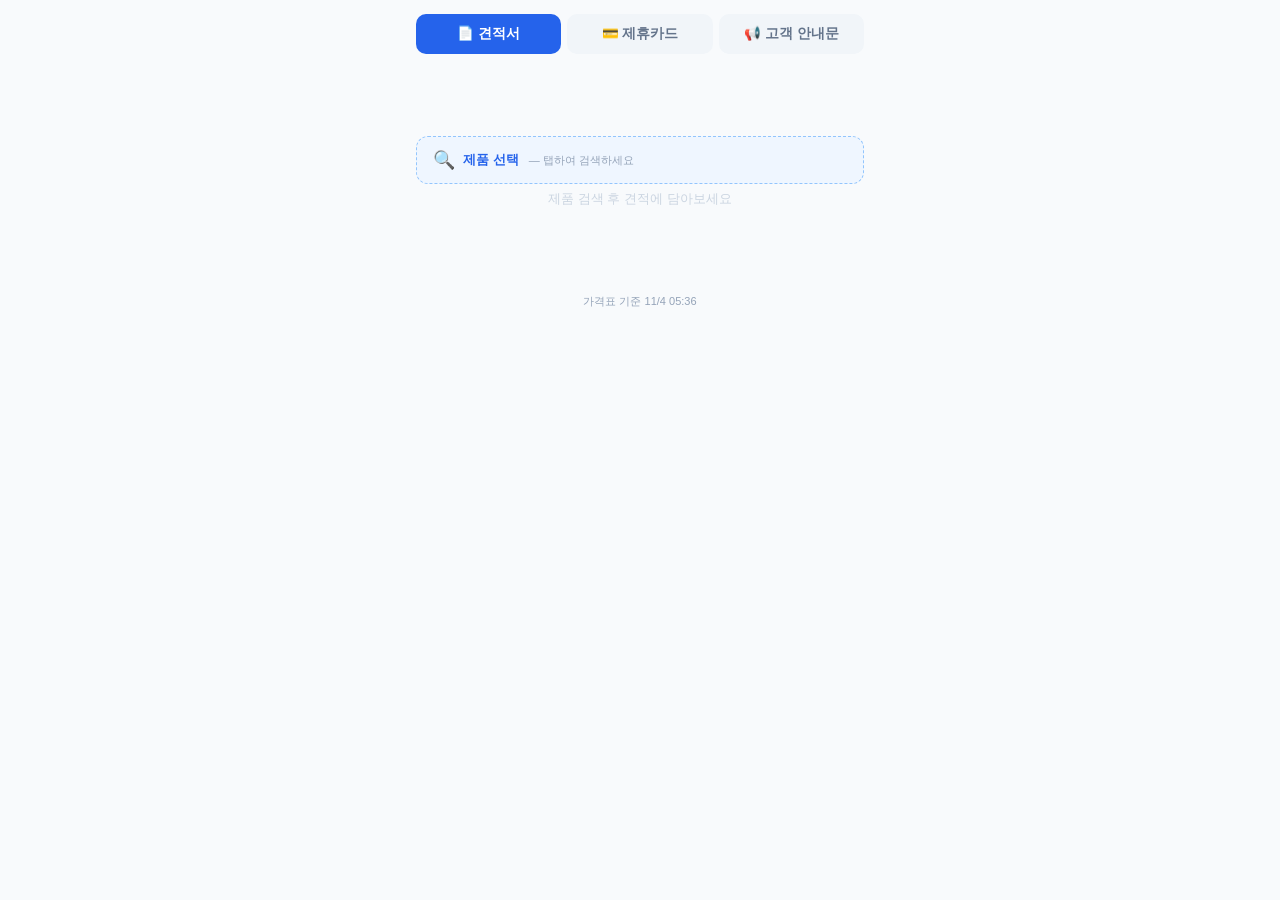
<file: pwa/index.html>
<!DOCTYPE html>
<html lang="ko">
<head>
<meta charset="UTF-8">
<meta name="viewport" content="width=device-width, initial-scale=1.0, viewport-fit=cover">
<meta name="mobile-web-app-capable" content="yes">
<meta name="apple-mobile-web-app-capable" content="yes">
<meta name="apple-mobile-web-app-status-bar-style" content="black-translucent">
<meta name="apple-mobile-web-app-title" content="코웨이 갤러리 전용 견적">
<meta name="theme-color" content="#1d4ed8">
<link rel="manifest" href="manifest.webmanifest" crossorigin="use-credentials">
<link rel="apple-touch-icon" href="icon-192.png">
<meta name="format-detection" content="telephone=no">
<title>코웨이 갤러리 전용 견적 계산기</title>
<!-- html2canvas + Noto Sans KR: 견적서 생성 시 1회만 로딩 -->
<style>
* { box-sizing:border-box; margin:0; padding:0; }
html { font-size:16px; -webkit-text-size-adjust:100%; text-size-adjust:100%; height:100%; overflow-x:hidden; }
html, body { height:100%; overflow-x:hidden; }
body { font-family:'Apple SD Gothic Neo','Malgun Gothic',sans-serif; background:#f8fafc; min-height:100%; font-size:1rem; -webkit-overflow-scrolling:touch; min-width:320px; }
.wrap { width:100%; max-width:480px; margin:0 auto; padding: max(18px, env(safe-area-inset-top)) 16px 18px; }
input[type=text],input[type=number],select { font-family:inherit; font-size:14px; outline:none; border:2px solid #f1f5f9; border-radius:10px; padding:10px 12px; background:white; width:100%; transition:border-color .2s; }
input:focus,select:focus { border-color:#2563eb; }
.flex { display:flex; gap:10px; }
.card { background:white; border-radius:16px; padding:16px; margin-bottom:12px; box-shadow:0 1px 4px rgba(0,0,0,.06); }
.search-wrap { position:relative; margin-bottom:16px; }
.search-box { background:white; border-radius:16px; display:flex; align-items:center; padding:0 16px; box-shadow:0 1px 4px rgba(0,0,0,.06); border:2px solid transparent; transition:border-color .2s; }
.search-box.active { border-color:#2563eb; }
.search-box .ico { color:#94a3b8; margin-right:10px; font-size:18px; }
.search-box input { flex:1; padding:18px 0; border:none; outline:none; background:transparent; font-family:inherit; font-size:15px; }
.search-box .clr { background:none; border:none; color:#94a3b8; font-size:20px; cursor:pointer; padding:4px; }
.dropdown { position:absolute; top:calc(100% + 6px); left:0; right:0; background:white; border-radius:16px; box-shadow:0 8px 30px rgba(0,0,0,.12); max-height:300px; overflow-y:auto; z-index:40; border:1px solid #f1f5f9; display:none; }
.dropdown.show { display:block; }
.drop-item { width:100%; text-align:left; padding:12px 16px; background:none; border:none; border-bottom:1px solid #f8fafc; cursor:pointer; font-family:inherit; display:block; }
.drop-item:last-child { border-bottom:none; }
.drop-item:active { background:#f0f7ff; }
.drop-item p { margin:0; }
.drop-name { font-weight:700; font-size:13px; color:#1e293b; }
.drop-sub { font-size:11px; color:#94a3b8; margin-top:2px; }
.empty { text-align:center; padding:64px 0; color:#cbd5e1; }
.empty .ico { font-size:52px; margin-bottom:12px; }
.empty .t1 { font-size:15px; font-weight:600; color:#94a3b8; margin-bottom:4px; }
.empty .t2 { font-size:13px; }
.cart-list { background:transparent; overflow:visible; display:flex; flex-direction:column; gap:10px; }
.cart-card { border:1px solid #e2e8f0; border-radius:14px; box-shadow:0 1px 4px rgba(0,0,0,.05); overflow:visible; position:relative; }
.cart-head { padding:14px; display:flex; align-items:flex-start; justify-content:space-between; }
.cart-tags { display:flex; gap:5px; flex-wrap:wrap; margin-bottom:6px; }
.tag { font-size:10px; font-weight:700; padding:2px 8px; border-radius:10px; }
.tag-blue { background:#eff6ff; color:#2563eb; }
.tag-purple { background:#faf5ff; color:#7c3aed; }
.tag-orange { background:#fff7ed; color:#ea580c; }
.tag-green { background:#f0fdf4; color:#16a34a; }
.tag-gray { background:#f1f5f9; color:#64748b; }
.tag-violet { background:#fdf4ff; color:#7c3aed; }
.cart-name { font-weight:700; font-size:15px; color:#1e293b; line-height:1.3; }
.cart-sub { font-size:11px; color:#94a3b8; margin-top:3px; }
.cart-btns { display:flex; gap:2px; flex-shrink:0; }
.icon-btn { background:none; border:none; cursor:pointer; padding:4px 6px; font-size:16px; color:#94a3b8; }
.cart-body { padding:0 14px 14px; border-top:1px solid #f8fafc; }
.sec-label { font-size:10px; font-weight:700; color:#94a3b8; letter-spacing:.08em; margin:12px 0 8px; display:block; }
.pill-group { display:flex; flex-wrap:wrap; gap:6px; margin-bottom:8px; }
.box-grid { display:flex; gap:3px; margin-bottom:0; }
.box-item { flex:1; min-width:0; border:1.5px solid #e2e8f0; border-radius:9px; padding:5px 6px; cursor:pointer; background:#f8fafc; transition:.12s; }
.box-item.filled { border-color:#93c5fd; background:#eff6ff; }
.box-item.open { border-color:#2563eb; background:#eff6ff; }
.box-item.disabled { opacity:.4; cursor:default; pointer-events:none; }
.box-label { font-size:8px; font-weight:700; color:#94a3b8; letter-spacing:.02em; margin-bottom:2px; white-space:nowrap; overflow:hidden; text-overflow:ellipsis; }
.box-value { font-size:11px; font-weight:700; color:#1e293b; white-space:nowrap; overflow:hidden; text-overflow:ellipsis; }
.box-panel { background:#fff; border:1px solid #e2e8f0; border-radius:10px; padding:10px 12px; margin-bottom:10px; }
.pill { padding:7px 14px; border-radius:20px; border:2px solid #e2e8f0; background:white; color:#6b7280; font-weight:600; font-size:12px; cursor:pointer; font-family:inherit; transition:all .15s; }
.pill.active { border-color:#1D4ED8; background:#1D4ED8; color:white; }
.pill.sm { padding:5px 10px; font-size:11px; }
.check-row { display:flex; align-items:center; gap:8px; cursor:pointer; }
.check-row input[type=checkbox] { width:16px; height:16px; accent-color:#2563eb; cursor:pointer; }
.check-row span { font-size:12px; color:#374151; font-weight:600; }
.hanval-period { background:#fff7ed; border-radius:10px; padding:10px 12px; margin-top:8px; margin-bottom:4px; }
.hanval-period .pl { font-size:11px; color:#15803D; font-weight:700; margin-bottom:8px; }
.hanval-period .pill { border-color:#86efac; color:#15803D; font-size:11px; padding:5px 10px; }
.hanval-period .pill.active { background:#15803D; border-color:#15803D; color:white; }
.result-box { background:#f8fafc; border-radius:12px; padding:12px; margin-top:8px; }
.res-row { display:flex; justify-content:space-between; align-items:center; font-size:12px; color:#94a3b8; margin-bottom:6px; }
.disc-badge { font-size:10px; font-weight:700; padding:2px 7px; border-radius:8px; background:#ECFDF5; color:#15803D; margin-left:6px; }
.res-main { display:flex; justify-content:space-between; font-size:15px; font-weight:800; color:#0F172A; margin-bottom:4px; }
.res-sub { display:flex; justify-content:space-between; font-size:11px; color:#94a3b8; margin-bottom:2px; padding-left:8px; }
.res-total { display:flex; justify-content:space-between; font-size:12px; color:#64748b; }
.res-total span:last-child { font-weight:700; color:#334155; }
.res-sunap { border-top:1px dashed #e2e8f0; margin-top:10px; padding-top:10px; }
.res-sunap-main { display:flex; justify-content:space-between; font-size:14px; font-weight:800; color:#15803D; }
.res-sunap-sub { font-size:11px; color:#94a3b8; margin-top:3px; }
.res-sunap-after { display:flex; justify-content:space-between; font-size:12px; color:#64748b; margin-top:4px; }
.s2-box { background:#eff6ff; border-radius:12px; padding:12px; margin-bottom:8px; }
.s2-box .s2-title { font-size:11px; font-weight:700; color:#2563eb; margin-bottom:8px; }
.s2-box select { font-size:12px; border:1px solid #bfdbfe; border-radius:8px; padding:8px 10px; margin-bottom:6px; }
.s2-inline { display:flex; align-items:center; gap:8px; flex-wrap:wrap; }
.s2-inline input[type=number] { width:60px; border:1px solid #bfdbfe; border-radius:6px; padding:4px 8px; font-size:12px; text-align:center; }
.s2-inline span { font-size:11px; color:#3b82f6; }
.s2-inline label { display:flex; align-items:center; gap:4px; cursor:pointer; margin-left:auto; font-size:11px; color:#3b82f6; }
.total-bar { background:#0F172A; border-radius:16px; padding:18px; color:white; margin-bottom:12px; }
.total-bar .tl { font-weight:700; font-size:12px; opacity:.7; letter-spacing:.05em; margin-bottom:12px; }
.total-bar .tr { display:flex; justify-content:space-between; align-items:center; margin-bottom:6px; }
.total-bar .tr:last-child { margin-bottom:0; }
.total-bar .tr span { font-size:14px; opacity:.85; }
.total-bar .tr strong { font-size:20px; }
.total-bar .tr2 strong { font-size:15px; }
.snote { font-size:11px; opacity:.8; margin:3px 0 6px; padding-left:2px; line-height:1.5; }
.btn-quote { width:100%; background:linear-gradient(135deg,#ea580c,#f97316); color:white; border:none; padding:18px; border-radius:16px; font-weight:800; font-size:16px; cursor:pointer; box-shadow:0 4px 14px rgba(234,88,12,.3); margin-bottom:20px; font-family:inherit; }
.btn-quote:active { transform:scale(.98); }
.modal-bg { position:fixed; top:0; left:0; right:0; bottom:0; width:100%; height:100%; background:rgba(0,0,0,.55); z-index:60; align-items:center; justify-content:center; display:none; padding:16px; }
.modal-bg.show { display:flex; }
.modal-sheet { background:white; width:100%; max-width:420px; border-radius:20px; padding:20px 20px 24px; max-height:85vh; max-height:85dvh; overflow-y:auto; -webkit-overflow-scrolling:touch; }
.modal-handle { width:40px; height:4px; background:#e2e8f0; border-radius:4px; margin:0 auto 16px; }
.modal-tag { font-size:11px; font-weight:700; color:#3b82f6; margin-bottom:4px; }
.modal-title { font-size:18px; font-weight:800; color:#1e293b; margin-bottom:2px; }
.modal-sub { font-size:13px; color:#94a3b8; margin-bottom:20px; }
.method-info { background:#f0fdf4; border-radius:10px; padding:10px 14px; margin-bottom:16px; }
.method-info span { font-size:12px; color:#16a34a; font-weight:600; }
.price-preview { background:#eff6ff; border-radius:12px; padding:14px; margin-bottom:20px; }
.price-row { display:flex; justify-content:space-between; align-items:center; font-size:13px; margin-bottom:6px; }
.price-row:last-child { margin-bottom:0; }
.promo { color:#ea580c; font-weight:800; font-size:14px; }
.btn-add { width:100%; background:#1D4ED8; color:white; border:none; padding:18px; border-radius:16px; font-weight:800; font-size:16px; cursor:pointer; font-family:inherit; }
.quote-modal { position:fixed; top:0; left:0; right:0; bottom:0; width:100%; height:100%; background:rgba(0,0,0,.7); z-index:100; align-items:flex-end; justify-content:center; padding:0; display:none; }
.quote-modal.show { display:flex; }
.quote-inner { background:white; border-radius:20px 20px 0 0; overflow:hidden; width:100%; max-width:480px; max-height:92vh; max-height:92dvh; display:flex; flex-direction:column; }
.quote-head { padding:16px 20px; border-bottom:1px solid #f1f5f9; display:flex; justify-content:space-between; align-items:center; }
.quote-head strong { font-size:15px; }
.quote-head button { background:none; border:none; font-size:24px; color:#94a3b8; cursor:pointer; line-height:1; }
.quote-scroll { overflow-y:auto; flex:1; }
.quote-foot { padding:14px 16px; border-top:1px solid #f1f5f9; }
.btn-save { width:100%; background:#1D4ED8; color:white; border:none; padding:16px; border-radius:12px; font-weight:800; font-size:15px; cursor:pointer; font-family:inherit; }
.btn-save:disabled { background:#94a3b8; cursor:not-allowed; }
.save-hint { text-align:center; font-size:11px; color:#94a3b8; margin-top:8px; }
#quoteDoc { width:100%; background:white; padding:20px; font-family:'Apple SD Gothic Neo','Malgun Gothic',sans-serif; }
#imgOverlay img { -webkit-touch-callout:default !important; -webkit-user-select:none; pointer-events:auto; }
.q-hdr { border-bottom:3px solid #2563eb; padding-bottom:16px; margin-bottom:20px; display:flex; justify-content:space-between; align-items:flex-end; }
.q-hdr h1 { color:#2563eb; font-size:22px; font-weight:900; margin:0; }
.q-hdr p { color:#94a3b8; font-size:12px; margin:4px 0 0; }
.q-badge { background:#15803D; color:white; font-size:10px; font-weight:700; padding:4px 10px; border-radius:20px; }
.q-info { background:#f0f7ff; border-radius:10px; padding:12px; margin-bottom:16px; }
.q-info p { margin:2px 0; font-size:13px; }
.q-item { border:1px solid #e2e8f0; border-radius:10px; padding:14px; margin-bottom:10px; }
.q-ihead { display:flex; justify-content:space-between; align-items:flex-start; margin-bottom:8px; }
.q-iname { font-weight:700; font-size:13px; color:#1e293b; }
.q-isub { color:#94a3b8; font-size:11px; margin-top:3px; }
.q-ibadge { font-size:10px; font-weight:600; background:#fef3c7; color:#b45309; padding:2px 8px; border-radius:10px; white-space:nowrap; margin-left:6px; flex-shrink:0; }
.q-row { display:flex; justify-content:space-between; font-size:12px; color:#64748b; margin-bottom:3px; }
.q-row.main { font-size:13px; font-weight:700; color:#2563eb; }
.q-sunap { border-top:1px dashed #e2e8f0; margin-top:8px; padding-top:8px; display:flex; justify-content:space-between; font-size:12px; color:#ea580c; font-weight:700; }
.q-total { background:#0F172A; border-radius:12px; padding:16px; color:white; }
.q-total .t { font-weight:700; font-size:12px; margin-bottom:10px; opacity:.7; }
.q-total .r { display:flex; justify-content:space-between; margin-bottom:6px; }
.q-total .r:last-child { margin-bottom:0; }
.q-total .r span { font-size:13px; opacity:.85; }
.q-total .r strong { font-size:17px; }
.q-total .r2 strong { font-size:14px; }
.q-note { text-align:center; color:#cbd5e1; font-size:10px; margin-top:14px; }
.q-snote { font-size:11px; color:#64748b; margin-top:6px; padding-left:2px; }
#loadingScreen { position:fixed; top:0; left:0; right:0; bottom:0; width:100%; height:100%; background:#f0f7ff; display:flex; flex-direction:column; align-items:center; justify-content:center; z-index:200; }
.spinner { width:52px; height:52px; border:4px solid #bfdbfe; border-top:4px solid #1d4ed8; border-radius:50%; animation:spin 1s linear infinite; margin-bottom:20px; }
@keyframes spin { to { transform:rotate(360deg); } }
#loadingScreen p { color:#1d4ed8; font-weight:700; font-size:16px; margin-bottom:6px; }
#loadingScreen small { color:#94a3b8; font-size:13px; }
.cm-hdr { border-bottom:3px solid #7c3aed; padding-bottom:12px; margin-bottom:14px; display:flex; justify-content:space-between; align-items:flex-end; }
.cm-hdr h1 { color:#7c3aed; font-size:19px; font-weight:900; margin:0; }
.cm-hdr p { color:#94a3b8; font-size:11px; margin:3px 0 0; }
.cm-badge { background:#7c3aed; color:white; font-size:10px; font-weight:700; padding:4px 10px; border-radius:20px; }
.cm-info { background:#f5f3ff; border-radius:8px; padding:10px 12px; margin-bottom:12px; }
.cm-info p { margin:2px 0; font-size:12px; }
.cm-cols { display:flex; gap:10px; }
.cm-col { flex:1; min-width:0; }
.cm-ch { border-radius:10px; padding:9px 12px; margin-bottom:10px; text-align:center; }
.cm-ch.c1 { background:#eff6ff; } .cm-ch.c2 { background:#fff7ed; }
.cm-ct { font-size:13px; font-weight:800; margin:0; }
.cm-ch.c1 .cm-ct { color:#2563eb; } .cm-ch.c2 .cm-ct { color:#ea580c; }
.cm-item { border:1px solid #e2e8f0; border-radius:8px; padding:10px; margin-bottom:8px; }
.cm-n { font-weight:700; font-size:11px; color:#1e293b; margin-bottom:3px; }
.cm-s { font-size:10px; color:#94a3b8; margin-bottom:5px; }
.cm-r { display:flex; justify-content:space-between; font-size:11px; color:#64748b; margin-bottom:2px; }
.cm-r.m { font-weight:700; color:#2563eb; }
.cm-r.sp { color:#ea580c; font-weight:700; border-top:1px dashed #e2e8f0; margin-top:4px; padding-top:4px; }
.cm-total { border-radius:10px; padding:12px; color:white; margin-top:4px; }
.cm-total.c1 { background:#2563eb; } .cm-total.c2 { background:#ea580c; }
.cm-total .tr { display:flex; justify-content:space-between; align-items:center; margin-bottom:5px; }
.cm-total .tr:last-child { margin-bottom:0; }
.cm-total .tr span { font-size:11px; opacity:.85; }
.cm-total .tr strong { font-size:14px; }
.cm-total .tr2 strong { font-size:12px; }
.cm-win { display:block; background:rgba(255,255,255,.25); border-radius:6px; padding:2px 8px; font-size:10px; font-weight:700; text-align:center; margin-bottom:7px; }
.cm-sn { font-size:10px; margin-top:3px; opacity:.8; }
.cm-note { text-align:center; color:#cbd5e1; font-size:10px; margin-top:12px; }
.kor-item { background:#ECFDF5; border:1.5px solid #86EFAC; border-radius:10px; padding:12px; margin-top:0; }
.kor-item-hdr { display:flex; align-items:center; justify-content:space-between; }
.kor-label { font-size:14px; font-weight:900; color:#15803D; letter-spacing:-.01em; }
.kor-tgl { position:relative; width:40px; height:22px; cursor:pointer; flex-shrink:0; }
.kor-tgl input { opacity:0; width:0; height:0; position:absolute; }
.kor-sl { position:absolute; inset:0; background:#bae6fd; border-radius:22px; transition:.2s; pointer-events:none; }
.kor-sl:before { content:''; position:absolute; width:16px; height:16px; left:3px; top:3px; background:white; border-radius:50%; transition:.2s; }
.kor-tgl input:checked ~ .kor-sl { background:#0ea5e9; }
.kor-tgl input:checked ~ .kor-sl:before { transform:translateX(18px); }
.kor-fields { display:flex; gap:6px; flex-wrap:wrap; margin:8px 0; }
.kor-fw { flex:1; min-width:70px; }
.kor-fw p { font-size:9px; color:#0369a1; font-weight:700; margin-bottom:2px; }
.kor-fw select,.kor-fw input { border:1.5px solid #bae6fd; border-radius:8px; padding:6px 8px; font-size:11px; font-family:inherit; background:white; color:#0c4a6e; font-weight:600; width:100%; outline:none; }
.kor-calc { background:white; border-radius:8px; padding:8px 10px; }
.kor-cr { display:flex; justify-content:space-between; font-size:11px; color:#0c4a6e; margin-bottom:3px; }
.kor-cr.main { font-weight:800; color:#0369a1; font-size:12px; border-top:1px dashed #bae6fd; margin-top:5px; padding-top:5px; }
.kor-cr.red { color:#dc2626; font-weight:700; }
.kor-cr.grn { color:#16a34a; font-weight:700; }
</style>
</head>
<body>

<div id="loadingScreen">
  <div class="spinner"></div>
  <p>가격표 불러오는 중...</p>
  <small>구글 시트 연결 중</small>
</div>

<div id="app" style="display:none">
  <div class="modal-bg" id="searchModal">
    <div class="modal-sheet" onclick="event.stopPropagation()" style="padding-top:12px">
      <div style="display:flex;align-items:center;margin-bottom:12px">
        <p class="modal-title" style="margin:0;flex:1">제품 검색</p>
        <button class="icon-btn" style="font-size:18px;color:#94a3b8" onclick="closeSearchModal()">&#10005;</button>
      </div>
      <div class="search-wrap" style="margin-bottom:0">
        <div class="search-box" id="searchBox">
          <span class="ico">&#128269;</span>
          <input type="text" id="searchInput" placeholder="제품명 또는 모델명 검색...">
          <button class="clr" id="clearBtn" style="display:none" onclick="clearSearch()">&#10005;</button>
        </div>
        <div class="dropdown" id="dropdown" style="position:static;box-shadow:none;border:none;max-height:50vh;margin-top:8px"></div>
      </div>
    </div>
  </div>
  <div class="main-tabbar" style="max-width:480px;margin:0 auto;padding:max(14px, env(safe-area-inset-top)) 16px 0;display:flex;gap:6px">
    <button type="button" id="mtabEstimate" onclick="switchMainTab('estimate')" style="flex:1;border:none;padding:11px 4px;border-radius:10px;font-size:13.5px;font-weight:700;cursor:pointer;font-family:inherit;background:#2563eb;color:#fff">📄 견적서</button>
    <button type="button" id="mtabCard" onclick="switchMainTab('card')" style="flex:1;border:none;padding:11px 4px;border-radius:10px;font-size:13.5px;font-weight:700;cursor:pointer;font-family:inherit;background:#f1f5f9;color:#64748b">💳 제휴카드</button>
    <button type="button" id="mtabNotice" onclick="switchMainTab('notice')" style="flex:1;border:none;padding:11px 4px;border-radius:10px;font-size:13.5px;font-weight:700;cursor:pointer;font-family:inherit;background:#f1f5f9;color:#64748b">📢 고객 안내문</button>
  </div>

  <div class="wrap" id="tabPanelEstimate">
    <div class="empty" id="emptyMsg">
      <div onclick="openSearchModal()" style="display:flex;align-items:center;gap:8px;background:#eff6ff;border:1.5px dashed #93c5fd;border-radius:12px;padding:12px 16px;cursor:pointer;margin-bottom:6px">
        <span style="font-size:18px;flex-shrink:0">🔍</span>
        <span style="font-size:13px;font-weight:700;color:#2563eb">제품 선택</span>
        <span style="font-size:11px;color:#94a3b8;margin-left:2px">— 탭하여 검색하세요</span>
      </div>
      <p class="t2" style="text-align:center;margin-top:4px">제품 검색 후 견적에 담아보세요</p>
    </div>
    <div id="noDataMsg" style="display:none;background:#fef2f2;border:1px solid #fecaca;border-radius:10px;padding:14px;margin-bottom:12px;font-size:12px;color:#b91c1c;line-height:1.6">
      제품 데이터를 불러왔지만 0건입니다.<br>
      연결된 구글 시트에 <strong>"제품DB"</strong> 라는 이름의 시트가 있는지, 3행이 헤더이고 4행부터 데이터가 있는지 확인해주세요.
    </div>
    <div id="bulkBar" style="display:none;align-items:center;gap:6px;background:#0F172A;color:#fff;border-radius:12px;padding:10px 14px;margin-bottom:10px;font-size:12px">
      <span style="font-size:12px;opacity:.7;margin-right:4px"><strong id="bulkCnt">0</strong>건</span>
      <div style="display:flex;gap:6px;flex:1">
        <button onclick="openBulkChangeModal()" style="flex:1;background:#1E40AF;color:#fff;border:none;border-radius:8px;padding:7px 2px;font-size:11px;font-weight:700;cursor:pointer;font-family:inherit;white-space:nowrap">✎ 일괄변경</button>
        <button onclick="copySelectedItems()" style="flex:1;background:#334155;color:#fff;border:none;border-radius:8px;padding:7px 2px;font-size:11px;font-weight:700;cursor:pointer;font-family:inherit;white-space:nowrap">⧉ 복사</button>
        <button onclick="addToQuoteBasket()" style="flex:1;background:#15803D;color:#fff;border:none;border-radius:8px;padding:7px 2px;font-size:11px;font-weight:700;cursor:pointer;font-family:inherit;white-space:nowrap">📌 견적담기</button>
        <button onclick="openQuoteInfoModal('selected')" style="flex:1;background:#B45309;color:#fff;border:none;border-radius:8px;padding:7px 2px;font-size:11px;font-weight:700;cursor:pointer;font-family:inherit;white-space:nowrap">📄 견적서</button>
      </div>
    </div>

    <div class="modal-bg" id="updateConfirmModal">
      <div class="modal-sheet" onclick="event.stopPropagation()" style="max-width:340px;padding:24px 20px">
        <div style="text-align:center;margin-bottom:16px">
          <div style="font-size:28px;margin-bottom:8px">🔄</div>
          <p style="font-size:15px;font-weight:800;color:#0F172A;margin-bottom:8px">데이터 업데이트</p>
          <p style="font-size:12px;color:#64748b;line-height:1.6">금액 변동이나 제품 추가 사항을<br>반영하기 위한 기능입니다.</p>
        </div>
        <div style="display:flex;gap:8px;margin-top:20px">
          <button onclick="closeUpdateConfirm()" style="flex:1;background:#f1f5f9;color:#64748b;border:none;padding:12px;border-radius:10px;font-weight:700;font-size:13px;cursor:pointer;font-family:inherit">취소</button>
          <button onclick="doUpdate()" style="flex:2;background:#1D4ED8;color:white;border:none;padding:12px;border-radius:10px;font-weight:800;font-size:13px;cursor:pointer;font-family:inherit">확인 →</button>
        </div>
      </div>
    </div>
    <div class="modal-bg" id="bulkChangeModal">
      <div class="modal-sheet" onclick="event.stopPropagation()" style="max-width:360px;padding-top:20px">
        <div style="display:flex;align-items:center;margin-bottom:16px">
          <p class="modal-title" style="margin:0;flex:1">일괄 조건 변경</p>
          <button class="icon-btn" style="font-size:18px;color:#94a3b8" onclick="closeBulkChangeModal()">&#10005;</button>
        </div>
        <p style="font-size:12px;color:#94a3b8;margin-bottom:14px"><strong id="bulkCntModal">0</strong>건 선택됨 — 변경할 조건을 선택하세요</p>
        <p class="sec-label">항목 선택</p>
        <select id="bulkField" onchange="onBulkFieldChange()" style="width:100%;padding:9px 10px;border:1.5px solid #e2e8f0;border-radius:10px;font-size:13px;font-family:inherit;background:#f8fafc;margin-bottom:12px">
          <option value="method">구매방법</option>
          <option value="term">약정기간</option>
          <option value="mgmt">관리방법</option>
          <option value="disc">할인</option>
          <option value="half">반값 (-50%)</option>
          <option value="manwon">1만원 청구</option>
        </select>
        <p class="sec-label">변경 값</p>
        <select id="bulkVal" onchange="toggleBulkHalfMonthsWrap()" style="width:100%;padding:9px 10px;border:1.5px solid #e2e8f0;border-radius:10px;font-size:13px;font-family:inherit;background:#f8fafc;margin-bottom:12px"></select>
        <div id="bulkHalfMonthsWrap" style="display:none;margin-bottom:20px">
          <p class="sec-label" id="bulkHalfMonthsLabel">반값 적용 기간 (개월, 0=전기간)</p>
          <input type="number" id="bulkHalfMonths" min="0" value="0" style="width:100%;padding:9px 10px;border:1.5px solid #e2e8f0;border-radius:10px;font-size:13px;font-family:inherit;background:#f8fafc">
          <p style="font-size:11px;color:#94a3b8;margin-top:4px">* 약정기간을 초과하는 값은 각 항목의 약정년 한도로 자동 조정됩니다</p>
        </div>
        <div style="display:flex;gap:8px">
          <button onclick="closeBulkChangeModal()" style="flex:1;background:#f1f5f9;color:#64748b;border:none;padding:12px;border-radius:10px;font-weight:700;font-size:13px;cursor:pointer;font-family:inherit">취소</button>
          <button onclick="applyBulk();closeBulkChangeModal()" style="flex:2;background:#1D4ED8;color:white;border:none;padding:12px;border-radius:10px;font-weight:800;font-size:13px;cursor:pointer;font-family:inherit">적용 &#8594;</button>
        </div>
      </div>
    </div>
    <div id="masterCheckBar" style="display:none;align-items:center;gap:8px;padding:6px 4px;margin-bottom:4px">
      <input type="checkbox" id="masterChk" onchange="toggleAllCart(this.checked)" style="width:16px;height:16px;accent-color:#2563eb;cursor:pointer;flex-shrink:0">
      <label for="masterChk" style="font-size:12px;font-weight:600;color:#64748b;cursor:pointer" id="masterChkLabel">전체 선택</label>
      <span style="font-size:11px;color:#94a3b8;margin-left:auto" id="masterChkCount"></span>
    </div>
    <div id="cartArea"></div>
    <div id="actionBtns" style="display:none"></div>
    <button id="updateBtn" onclick="openUpdateConfirm()" style="display:none;width:100%;background:#f8fafc;border:1.5px solid #e2e8f0;border-radius:10px;padding:10px;font-size:12px;font-weight:600;color:#64748b;cursor:pointer;font-family:inherit;margin-top:6px">🔄 데이터 업데이트</button>
    <div id="totalBar" style="display:none"></div>
    <div id="quoteBasketBar" style="display:none;flex-direction:column;background:#ECFDF5;border:1.5px solid #86EFAC;border-radius:10px;padding:10px 14px;margin-bottom:8px">
      <div style="display:flex;align-items:center;justify-content:space-between">
        <div style="display:flex;align-items:center;gap:8px;cursor:pointer" onclick="toggleBasketList()">
          <span style="font-size:15px">📌</span>
          <span style="font-size:13px;font-weight:700;color:#15803D">견적 담기 <strong id="quoteBasketCnt">0</strong>건</span>
          <span id="basketToggleIcon" style="font-size:10px;color:#15803D">▼</span>
        </div>
        <div style="display:flex;gap:6px">
          <button onclick="clearQuoteBasket()" style="background:none;border:1px solid #86EFAC;border-radius:6px;padding:5px 10px;font-size:11px;color:#15803D;cursor:pointer;font-family:inherit;white-space:nowrap">비우기</button>
          <button onclick="openQuoteInfoModal('basket')" style="background:#15803D;color:#fff;border:none;border-radius:6px;padding:5px 12px;font-size:12px;font-weight:700;cursor:pointer;font-family:inherit;white-space:nowrap">견적서 →</button>
        </div>
      </div>
      <div id="basketList" style="display:none;margin-top:8px;border-top:1px solid #86EFAC;padding-top:8px"></div>
      <div id="basketTotalBar" style="display:none;margin-top:8px;border-top:1px solid #86EFAC;padding-top:8px"></div>
    </div>
  </div>

  <div class="wrap" id="tabPanelCard" style="display:none">
    <div style="display:flex;align-items:center;gap:8px;margin-bottom:14px">
      <label style="font-size:12px;font-weight:700;color:#334155;white-space:nowrap">카드 선택</label>
      <select id="cardSelect" onchange="cardOnSelectChange(this.value)" style="flex:1;padding:9px 10px;border-radius:10px;border:1.5px solid #e2e8f0;font-size:13px;font-weight:600;font-family:inherit;background:#fff"></select>
    </div>
    <div id="cardNoDataMsg" style="display:none;background:#fef2f2;border:1px solid #fecaca;border-radius:10px;padding:14px;margin-bottom:12px;font-size:12px;color:#b91c1c;line-height:1.6">
      제휴카드 데이터가 없습니다. 구글 시트의 "제휴카드_기본" 탭을 확인해주세요.
    </div>
    <div style="display:flex;gap:6px;background:#f1f5f9;border-radius:10px;padding:4px;margin-bottom:14px">
      <button type="button" id="ctabAgent" onclick="switchCardTab('agent')" style="flex:1;border:none;padding:9px 4px;border-radius:8px;font-size:12.5px;font-weight:700;cursor:pointer;font-family:inherit;background:#2563eb;color:#fff">상담원용 상세보기</button>
      <button type="button" id="ctabCustomer" onclick="switchCardTab('customer')" style="flex:1;border:none;padding:9px 4px;border-radius:8px;font-size:12.5px;font-weight:700;cursor:pointer;font-family:inherit;background:transparent;color:#64748b">고객 발송 카드</button>
    </div>
    <div id="cardMain"></div>
  </div>

  <div class="wrap" id="tabPanelNotice" style="display:none">
    <div id="noticeMain"></div>
  </div>
</div>

<div class="modal-bg" id="quoteInfoModal">
  <div class="modal-sheet" onclick="event.stopPropagation()" style="max-width:380px;padding-top:20px">
    <p class="modal-title" id="quoteInfoTitle" style="margin-bottom:14px">견적서 정보</p>
    <div style="display:flex;gap:6px;background:#f1f5f9;border-radius:10px;padding:4px;margin-bottom:16px">
      <button type="button" id="fmtBtnNormal" onclick="setQuoteFormat('normal')" style="flex:1;border:none;padding:9px 4px;border-radius:8px;font-size:12.5px;font-weight:700;cursor:pointer;font-family:inherit;background:#2563eb;color:#fff">&#128196; 일반 견적</button>
      <button type="button" id="fmtBtnStory" onclick="setQuoteFormat('story')" style="flex:1;border:none;padding:9px 4px;border-radius:8px;font-size:12.5px;font-weight:700;cursor:pointer;font-family:inherit;background:transparent;color:#64748b">&#9998;&#65039; 스토리텔링형 견적</button>
    </div>
    <div id="normalFormatOpts">
      <p style="font-size:11px;font-weight:700;color:#94a3b8;margin-bottom:6px">금액 표기</p>
      <label class="check-row" style="margin-bottom:6px">
        <input type="checkbox" id="quoteIlsiblToggle" style="accent-color:#2563eb;width:16px;height:16px"> <span>&#128179; 견적서에 일시불 비교 포함</span>
      </label>
      <label class="check-row" id="quoteIlsiblDiscRow" style="margin-bottom:6px">
        <input type="checkbox" id="quoteIlsiblDiscToggle" checked style="accent-color:#2563eb;width:16px;height:16px"> <span>&#127991;&#65039; 일시불 비교에 -10% 할인 반영</span>
      </label>
      <label class="check-row" id="quoteMemberRow" style="margin-bottom:6px">
        <input type="checkbox" id="quoteMemberToggle" checked style="accent-color:#2563eb;width:16px;height:16px"> <span>&#127974; 일시불 비교에 멤버십 비용 포함</span>
      </label>
      <label class="check-row" style="margin-bottom:6px">
        <input type="checkbox" id="quoteTotalToggle" style="accent-color:#2563eb;width:16px;height:16px"> <span>&#128176; 렌탈 기간 중 총 납입금액 표시</span>
      </label>
      <label class="check-row" style="margin-bottom:6px">
        <input type="checkbox" id="quoteSavingToggle" style="accent-color:#2563eb;width:16px;height:16px"> <span>&#128184; 정상가 대비 절감 금액 표시</span>
      </label>
      <label class="check-row" style="margin-bottom:6px">
        <input type="checkbox" id="quoteCardToggle" onchange="toggleQuoteCardAmountWrap()" style="accent-color:#2563eb;width:16px;height:16px"> <span>&#128179; 제휴카드 청구할인 반영</span>
      </label>
      <div id="quoteCardAmountWrap" style="display:none;margin:-2px 0 10px 26px">
        <input type="number" id="quoteCardAmount" min="0" step="1000" placeholder="월 청구할인 금액 (원)" style="width:100%;padding:8px 10px;border:1.5px solid #e2e8f0;border-radius:8px;font-size:12.5px;font-family:inherit;background:#f8fafc">
        <p style="font-size:10.5px;color:#94a3b8;margin-top:4px">제휴카드 탭에서 카드별 청구할인 구간을 확인 후 입력하세요</p>
      </div>
      <label class="check-row" style="margin-bottom:14px">
        <input type="checkbox" id="quoteTimelineToggle" checked style="accent-color:#2563eb;width:16px;height:16px"> <span>&#128197; 납부 타임라인 표시 (할인구간 여러 개일 때)</span>
      </label>
      <p style="font-size:11px;font-weight:700;color:#94a3b8;margin-bottom:6px">표기 옵션</p>
      <label class="check-row" style="margin-bottom:6px">
        <input type="checkbox" id="quoteContractToggle" checked style="accent-color:#2563eb;width:16px;height:16px"> <span>&#128203; 품목별 계약상세 표시 (모델명 아래)</span>
      </label>
      <label class="check-row" style="margin-bottom:6px">
        <input type="checkbox" id="quoteNotesToggle" checked style="accent-color:#2563eb;width:16px;height:16px"> <span>&#128221; 추가정보 섹션 포함</span>
      </label>
      <label class="check-row" style="margin-bottom:14px">
        <input type="checkbox" id="quoteSalespersonToggle" checked style="accent-color:#2563eb;width:16px;height:16px"> <span>&#128100; 담당자정보 섹션 포함</span>
      </label>
    </div>
    <div id="storyFormatOpts" style="display:none;margin-bottom:14px">
      <p style="font-size:11.5px;color:#94a3b8;margin-bottom:12px;line-height:1.6">고객님께 편지처럼 전하는 안내서 스타일입니다. 제품 소개 · 약정 안내 · 관리방법 · 사은품 · 이용요금을 이야기 형식으로 담아드려요.</p>
      <p style="font-size:11px;font-weight:700;color:#64748b;margin-bottom:6px">고객 구분</p>
      <div style="display:flex;gap:6px;background:#f1f5f9;border-radius:10px;padding:4px;margin-bottom:10px">
        <button type="button" id="custBtnQuote" onclick="setStoryCustomerType('quote')" style="flex:1;border:none;padding:8px 4px;border-radius:8px;font-size:12px;font-weight:700;cursor:pointer;font-family:inherit;background:#2563eb;color:#fff">견적 고객</button>
        <button type="button" id="custBtnOrder" onclick="setStoryCustomerType('order')" style="flex:1;border:none;padding:8px 4px;border-radius:8px;font-size:12px;font-weight:700;cursor:pointer;font-family:inherit;background:transparent;color:#64748b">주문 고객</button>
      </div>
      <p id="quoteCustHint" style="font-size:11px;color:#94a3b8;margin-bottom:4px;line-height:1.5">견적일 기준 약 1주일 후를 참고용 설치 예정일로 안내합니다.</p>
      <div id="orderInstallDateWrap" style="display:none">
        <p style="font-size:11px;font-weight:700;color:#64748b;margin-bottom:6px">정확한 설치일</p>
        <input type="date" id="storyInstallDate" style="width:100%;font-size:13px;padding:9px 11px;border:1.5px solid #e2e8f0;border-radius:10px;font-family:inherit;outline:none;background:#f8fafc">
      </div>
      <p style="font-size:11px;font-weight:700;color:#64748b;margin-top:14px;margin-bottom:6px">섹션 표시</p>
      <label class="check-row" style="margin-bottom:6px">
        <input type="checkbox" id="storyGiftToggle" checked style="accent-color:#2563eb;width:16px;height:16px"> <span>&#127873; 사은품 안내 섹션 포함</span>
      </label>
      <label class="check-row">
        <input type="checkbox" id="storyTotalToggle" checked style="accent-color:#2563eb;width:16px;height:16px"> <span>&#129518; 렌탈 총납입액 표시</span>
      </label>
    </div>
    <div id="quoteAddBasketWrap" style="display:none;margin-bottom:14px">
      <label class="check-row">
        <input type="checkbox" id="quoteAddBasketToggle" style="accent-color:#2563eb;width:16px;height:16px"> <span>&#128204; 담은 견적도 별도로 함께 생성</span>
      </label>
    </div>
    <input type="text" id="customer" placeholder="고객명" style="width:100%;font-size:13px;padding:9px 11px;border:1.5px solid #e2e8f0;border-radius:10px;font-family:inherit;outline:none;background:#f8fafc">
    <input type="text" id="salesperson" placeholder="담당자" style="margin-top:8px;width:100%;font-size:13px;padding:9px 11px;border:1.5px solid #e2e8f0;border-radius:10px;font-family:inherit;outline:none;background:#f8fafc">
    <input type="tel" id="salespersonPhone" placeholder="담당자 연락처 (견적서 하단에 표시, 선택)" style="margin-top:8px;width:100%;font-size:13px;padding:9px 11px;border:1.5px solid #e2e8f0;border-radius:10px;font-family:inherit;outline:none;background:#f8fafc">
    <div style="display:flex;gap:8px;margin-top:16px">
      <button onclick="closeQuoteInfoModal()" style="flex:1;background:#f1f5f9;color:#64748b;border:none;padding:12px;border-radius:10px;font-weight:700;font-size:13px;cursor:pointer;font-family:inherit">취소</button>
      <button onclick="confirmQuoteInfo()" style="flex:2;background:#2563eb;color:white;border:none;padding:12px;border-radius:10px;font-weight:800;font-size:13px;cursor:pointer;font-family:inherit">견적서 생성 &#8594;</button>
    </div>
  </div>
</div>


<div class="quote-modal" id="quoteModal">
  <div class="quote-inner">
    <div class="quote-head">
      <strong>견적서 미리보기</strong>
      <button onclick="closeQuote()">&#10005;</button>
    </div>
    <div id="quoteTabsWrap" style="display:none;gap:6px;background:#f1f5f9;border-radius:10px;padding:4px;margin:12px 16px 0">
      <button type="button" id="qTabMain" onclick="switchQuoteTab('main')" style="flex:1;border:none;padding:8px 4px;border-radius:8px;font-size:12.5px;font-weight:700;cursor:pointer;font-family:inherit;background:#2563eb;color:#fff">현재 견적</button>
      <button type="button" id="qTabBasket" onclick="switchQuoteTab('basket')" style="flex:1;border:none;padding:8px 4px;border-radius:8px;font-size:12.5px;font-weight:700;cursor:pointer;font-family:inherit;background:transparent;color:#64748b">담은 견적</button>
    </div>
    <div class="quote-scroll">
      <img id="quoteImg" style="width:100%;display:block;border-radius:4px" alt="견적서">
    </div>
    <div class="quote-foot">
      <button class="btn-save" id="pdfPrintBtn" onclick="printQuote()" style="background:#059669;margin-bottom:8px">&#128424;&#65039; 바로 인쇄</button>
      <button class="btn-save" id="pdfSaveBtn" onclick="downloadQuotePDF()" style="background:#1D4ED8;margin-bottom:8px">&#128190; 현재 탭만 PDF 저장</button>
      <button class="btn-save" id="pdfSaveBothBtn" onclick="downloadBothQuotesPDF()" style="display:none;background:#7c3aed;margin-bottom:8px">&#128229; 2개 모두 PDF 저장</button>
    </div>
  </div>
</div>

<!-- 이미지 생성 중 전체화면 로딩 -->
<div id="quoteGenOverlay" style="display:none;position:fixed;top:0;left:0;right:0;bottom:0;background:rgba(255,255,255,.96);z-index:300;flex-direction:column;align-items:center;justify-content:center;gap:14px">
  <div class="spinner"></div>
  <p id="overlayMsg" style="color:#1a3470;font-weight:700;font-size:15px">견적서 생성 중...</p>
  <small style="color:#94a3b8;font-size:12px">잠시만 기다려 주세요</small>
</div>

<div id="pwaDateStrip" style="display:none;text-align:center;font-size:11px;color:#94a3b8;padding:4px 8px;background:#f8fafc"></div>
<div id="pwaUpdateBanner" style="display:none;position:fixed;left:50%;transform:translateX(-50%);top:10px;z-index:9998;background:#1e293b;color:#fff;border-radius:12px;padding:10px 14px;font-size:13px;align-items:center;gap:12px;box-shadow:0 4px 16px rgba(0,0,0,.25);max-width:92vw">
  <span>새 가격표가 있습니다</span>
  <button onclick="pwaDoUpdate()" style="background:#3b82f6;color:#fff;border:none;border-radius:8px;padding:6px 12px;font-size:13px;font-weight:700;cursor:pointer;font-family:inherit">업데이트</button>
  <button onclick="document.getElementById('pwaUpdateBanner').style.display='none'" style="background:none;border:none;color:#94a3b8;font-size:16px;cursor:pointer;padding:0 2px">&#10005;</button>
</div>
<script>
// ── PWA: 저장된 가격표(data.json) 사용 + 업데이트 알림 (tools/build-pwa.js가 삽입) ──
function pwaFetchData(url, ctl) {
  // 저장본(서비스 워커)/서버의 data.json을 우선 사용, 실패하면 기존 구글 방식으로 폴백
  return fetch(url, {cache:'no-store'}).then(function(r){
    if (!r.ok) throw new Error('HTTP ' + r.status);
    return r;
  }).catch(function(e){
    return fetch(GAS_URL + '?action=getData&_ts=' + Date.now(), {method:'GET', mode:'cors', redirect:'follow', cache:'no-store', signal: ctl ? ctl.signal : undefined});
  });
}
function pwaDateText(iso) {
  var d = new Date(iso); if (isNaN(d)) return '';
  var p = function(n){ return (n<10?'0':'')+n; };
  return (d.getMonth()+1)+'/'+d.getDate()+' '+p(d.getHours())+':'+p(d.getMinutes());
}
function pwaAfterLoad() {
  var m = window.__dataMeta;
  var strip = document.getElementById('pwaDateStrip');
  if (m && strip) { strip.textContent = '가격표 기준 ' + pwaDateText(m.updatedAt); strip.style.display = 'block'; }
  var banner = document.getElementById('pwaUpdateBanner');
  if (banner) banner.style.display = 'none';
  // 업데이트 확인(아주 작은 파일) — 오프라인/실패하면 조용히 무시
  fetch('./version.json?_=' + Date.now(), {cache:'no-store'}).then(function(r){ return r.ok ? r.json() : null; }).then(function(v){
    if (v && m && v.version !== m.version && banner) banner.style.display = 'flex';
  }).catch(function(){});
  try { if (navigator.storage && navigator.storage.persist) navigator.storage.persist(); } catch(e) {}
  // 견적서용 한글 폰트(약 4MB)를 오프라인용으로 백그라운드 저장 — 이미 저장돼 있으면 서비스 워커가 건너뜀
  setTimeout(function(){
    try { if (navigator.serviceWorker && navigator.serviceWorker.controller && navigator.onLine) navigator.serviceWorker.controller.postMessage('warm-fonts'); } catch(e) {}
  }, 4000);
}
function pwaDoUpdate() {
  document.getElementById('pwaUpdateBanner').style.display = 'none';
  doUpdate();
}
if ('serviceWorker' in navigator) {
  window.addEventListener('load', function(){ navigator.serviceWorker.register('./sw.js').catch(function(){}); });
}
</script>

<script>
function quickSearch(q){
  var inp=document.getElementById('searchInput');
  inp.value=q;
  document.getElementById('clearBtn').style.display='block';
  document.getElementById('searchBox').classList.add('active');
  inp.dispatchEvent(new Event('input'));
  inp.focus();
}
var PRODUCTS = [];
var cart = [];
var quoteBasket = [];
var cartSel = {};
var searchTargetIdx = null; // null=신규 추가, 숫자=해당 카트 인덱스의 제품 교체

var SUNAP2 = {};   // 서버에서 로드
var TASAB_COND = {}; // 타사보상 약정별 조건
var MEMBERSHIP_CASH = {}; // 일시불 멤버십 요금 (제품군/기능구조/관리주기별)
var HANVAL_PERIODS = [0, 2, 4, 6, 12, 18, 24];
var JIRO_SURCHARGE = 1000; // 지로납부 가산액 — 시트의 정상가/프로모션가/타사보상렌탈에는 이미 정기결제(자동납부) 할인 1,000원이 반영돼 있어, 지로On이면 이걸 되돌리는 개념. % 할인 스택 적용 전에 base에 더해서, 이후 동시구매/결합 등 % 할인이 겹치면 실제 체감 차액은 1,000원보다 작아짐(고정액 할인 먼저 → % 할인 나중)
var CARDS = []; // 제휴카드 데이터 (서버에서 로드)
var BMP_PAIRINGS = {}; // 모델명별 별매품 옵션 목록 (서버에서 로드, 별매품페어링 시트)

function fixModalHeight() {
  document.documentElement.style.setProperty('--vh', (window.innerHeight * 0.01) + 'px');
}
window.addEventListener('resize', fixModalHeight);
window.addEventListener('orientationchange', function(){ setTimeout(fixModalHeight, 200); });
setTimeout(fixModalHeight, 100);

var GAS_URL = 'https://script.google.com/macros/s/AKfycbw_06KQ9F7v2qibjtlrm6s2qfysb0FSaCEVnijccb3-ANZu7ahER0W245c9lYoZ2UMMSA/exec';
// GAS 웹앱 exec URL은 콜드스타트/재배포 직후 등 Google 쪽 일시적 지연으로 가끔 HTTP 404가 뜨는데,
// 대부분 몇백ms~몇초 뒤 재요청하면 바로 성공함 — 에러 화면을 바로 띄우기 전에 최대 2회 자동 재시도.
var LOAD_DATA_MAX_RETRIES = 3;
function loadAppData(attempt) {
  attempt = attempt || 0;
  if (attempt > 0) {
    var lsSmall = document.querySelector('#loadingScreen small');
    if (lsSmall) lsSmall.textContent = '연결이 원활하지 않아 재시도 중... (' + attempt + '/' + LOAD_DATA_MAX_RETRIES + ')';
  }
  // GAS가 가끔 응답 없이 멈추는 경우(무한 로딩) 대비 — 15초 넘으면 중단하고 아래 catch의 재시도 로직을 탄다
  var _ctl = (typeof AbortController!=='undefined') ? new AbortController() : null;
  var _to = setTimeout(function(){ if(_ctl) _ctl.abort(); }, 15000);
  pwaFetchData('./data.json', _ctl)
    .then(function(r){ clearTimeout(_to); if(!r.ok) throw new Error('HTTP '+r.status); return r.json(); })
    .then(function(resp) {
      window.__dataMeta = resp._meta || null;
      var rows = resp.products || resp; // 하위 호환: 구 버전은 배열 직접
      PRODUCTS = rows.map(function(r) {
        return { s:r[0], 분류:r[1], 모델명:r[2], 제품명:r[3], 관리방법:r[4], 관리주기:r[5],
                 약정년:r[6], 정상가:r[7], 프로모션:r[8], 재렌탈:r[9], 일시불:r[10],
                 타사보상렌탈:r[11]||0, 타사보상일시불:r[12]||0,
                 프로모션사용:(r[13]||'Y')!=='N', 타사보상사용:(r[14]||'Y')!=='N', 재렌탈사용:(r[15]||'Y')!=='N', 타사보상일시불사용:(r[16]||'Y')!=='N' };
      });
      // 조건 데이터 로드
      var cond = resp.conditions || {};
      if (cond.sunap2) SUNAP2 = cond.sunap2;
      if (cond.tasab)  TASAB_COND = cond.tasab;
      if (cond.korasol) KORASOL = cond.korasol;
      if (cond.membershipCash) MEMBERSHIP_CASH = cond.membershipCash;
      if (cond.cards) CARDS = cond.cards;
      if (cond.bmpPairings) BMP_PAIRINGS = cond.bmpPairings;
      document.getElementById('cardNoDataMsg').style.display = (CARDS.length===0) ? 'block' : 'none';
      _renderCardDropdown();
      document.getElementById('loadingScreen').style.display = 'none';
      document.getElementById('app').style.display = 'block';
      document.getElementById('quoteBasketBar').style.display = 'none';
      document.getElementById('noDataMsg').style.display = (PRODUCTS.length===0) ? 'block' : 'none';
      pwaAfterLoad();
    })
    .catch(function(e) {
      clearTimeout(_to);
      if (attempt < LOAD_DATA_MAX_RETRIES) {
        setTimeout(function(){ loadAppData(attempt + 1); }, 800 * (attempt + 1));
        return;
      }
      var msg = e && e.message ? e.message : String(e);
      var isAbort = (e && e.name==='AbortError') || /abort/i.test(msg);
      var isAuth = !isAbort && /permission|access|author|login|sign|scope/i.test(msg);
      var isId   = /not found|invalid.*id|no.*sheet/i.test(msg);
      var title  = isAbort ? '서버 응답 지연' : isAuth ? '로그인 또는 권한 오류' : isId ? '스프레드시트를 찾을 수 없음' : '데이터 로드 실패';
      var hint   = isAbort
        ? '가격표 서버(Google)가 응답하지 않습니다.<br>잠시 후 "다시 시도"를 눌러 주세요.'
        : isAuth
        ? 'Google 계정으로 로그인되어 있는지 확인하거나<br>관리자에게 접근 권한을 요청하세요.'
        : isId
        ? 'Code.gs의 SPREADSHEET_ID를 확인하세요.'
        : '오류: ' + msg;
      document.querySelector('#loadingScreen p').textContent = title;
      document.querySelector('#loadingScreen small').innerHTML =
        hint + '<br><br><button onclick="location.reload()" style="margin-top:8px;background:#2563eb;color:white;border:none;padding:10px 20px;border-radius:8px;font-size:14px;cursor:pointer">다시 시도</button>';
    });
}
loadAppData();

var KIT_SHEETS = ['정수기','공기청정기','비데'];
function getMgmtLabel(item) {
  var m = item ? (item.관리방법||'') : '';
  if (m.indexOf('서비스프리')>=0) return '서비스프리';
  if (m.indexOf('자가')>=0) return '자가관리';
  if (m==='방문관리'||m==='') return '방문관리';
  return m;
}
function isSelfMgmt(m) { return !!(m&&m.indexOf('자가')>=0); }
function isServiceFree(m) { return !!(m&&m.indexOf('서비스프리')>=0); }
function f10(n) { return Math.floor(n/10)*10; }
function won(n) { return (n||0).toLocaleString('ko-KR')+'원'; }
// 약정년이 1 미만이면(0.25/0.5 등) 개월 단위 약정(단기렌탈 등)을 뜻함 — 표시만 "N개월"로, 내부 계산(약정년*12)은 그대로 둬도 정확함
function yakjLabel(y) { y = Number(y)||0; return y < 1 ? (Math.round(y*12) + '개월') : (y + '년'); }

function sunapBase(n,start,isHanval,halfM,normalM,hvMonths) {
  if (!isHanval) return normalM*n;
  if (hvMonths===0) return halfM*n;
  var hanvalIn=Math.max(0,Math.min(hvMonths,start+n)-Math.max(0,start));
  return halfM*hanvalIn+normalM*(n-hanvalIn);
}

function getTrueTotal(item,c) {
  var st=item.선납||'none';
  if (!c.sunap||st==='none') return c.total;
  var aM=(c.isHanval&&c.hvMonths>0)?c.normalMonthly:c.monthly;
  if (st==='36') return c.sunap.amt+aM*Math.max(0,c.months-36);
  if (st==='24') return c.sunap.amt+aM*Math.max(0,c.months-24);
  if (st==='60') return c.sunap.amt+aM*Math.max(0,c.months-60);
  if (st==='선납2') {
    var bm=item.s2?(item.s2.반값월||0):0;
    var hm=c.halfMonthly||c.monthly;
    var am=c.sunap.인하후||c.normalMonthly;
    return c.sunap.amt+hm*Math.min(bm,c.months)+am*Math.max(0,c.months-bm);
  }
  return c.total;
}

// ── 일시불 멤버십 비용 (일시불 구매 1년 이후부터 멤버십 가입 필요) ──
function _apArea(model) {
  var m = /^[A-Z]+-?(\d{2})/.exec(String(model||'').toUpperCase());
  return m ? parseInt(m[1], 10) : null;
}
function _apTierGeneral(area) {
  if (area == null) return null;
  if (area <= 10) return '일반 5~10평';
  if (area <= 29) return '일반 11~29평';
  return '일반 30평 이상';
}
function _apTierComplex(area) {
  if (area == null) return null;
  return area <= 10 ? '복합(가습/제습) 10평이하' : '복합(가습/제습) 10평초과';
}
function _memCycleKey(item) {
  if (isSelfMgmt(item.관리방법)) return '자가관리';
  var j = item.관리주기;
  if (j === '2개월' || j === '4개월' || j === '6개월') return j;
  return null;
}
// 카트 품목 1개의 월 멤버십 요금 (해당 없는 제품군/주기는 0)
function getMembershipFee(item) {
  if (!MEMBERSHIP_CASH) return 0;
  var cat, feat;
  if (item.s === '정수기') {
    cat = '정수기';
    if (item.분류 === '얼음') feat = '얼음/탄산/이온/커피';
    else if (item.분류 === '냉온정' || item.분류 === '직수') feat = '냉정/온정/냉온정'; // 직수형은 분류상 급수방식 표기일 뿐 냉온정 기능 제품
    else if (item.분류 === '스탠드') feat = '냉온정/얼음 대용량';
    else feat = '일반';
  } else if (item.s === '공기청정기') {
    if (item.분류 === '제습') return 0; // 순수 제습기는 멤버십 비교 대상 아님
    var area = _apArea(item.모델명);
    if (area == null) return 0;
    cat = '공기청정기';
    feat = (item.분류 === '제습청정' || item.분류 === '가습청정') ? _apTierComplex(area) : _apTierGeneral(area);
  } else if (item.s === '비데' || item.s === '연수기') {
    cat = '비데/연수기'; feat = '-';
  } else if (item.s === '의류청정기') {
    cat = '의류청정기'; feat = '-';
  } else {
    return 0; // 그 외 제품군은 멤버십 비교 대상 아님
  }
  var bucket = MEMBERSHIP_CASH[cat] && MEMBERSHIP_CASH[cat][feat];
  if (!bucket) return 0;
  var ck = _memCycleKey(item);
  if (!ck) return 0;
  return bucket[ck] || 0;
}
// 약정기간 전체 동안의 멤버십 총비용 (1년차는 무상 포함, 2년차부터 약정 만료까지)
function getMembershipTotal(item) {
  var monthly = getMembershipFee(item);
  if (!monthly) return 0;
  var months = Math.max(0, (item.약정년 || 0) - 1) * 12;
  return monthly * months;
}

// 제품에 붙을 수 있는 별매품 옵션 목록 — 별매품페어링 시트는 "메인모델↔별매품모델" 연결 관계만 갖고 있고,
// 가격은 그 별매품 자신의 제품DB 행(PRODUCTS)에서 item의 약정년/재렌탈여부에 맞춰 그때그때 조회함
// (별매품 가격을 페어링 시트에 따로 저장하면 제품DB 쪽 가격을 고쳤을 때 어긋날 수 있어서, 원천을 하나로 통일함)
// 별매품 하나가 "약정 맞춰 월렌탈로 붙는 행"과 "약정 없이 일시불로만 사는 행"을 동시에 가질 수 있음
// (예: P-3150C가 렌탈표도 있고 일시불 전용 행도 있는 경우) — 이때는 구매방법을 고객이 직접 고르게 함
function itemBmpOptions(item) {
  var opts = [];
  var pairs = BMP_PAIRINGS[item.모델명] || [];
  pairs.forEach(function(p) {
    // 렌탈허용은 별매품 자신이 아니라 "이 메인제품과의 연결"별로 다를 수 있음
    // (같은 별매품도 어떤 메인제품에선 렌탈 가능, 어떤 메인제품에선 일시불만 가능할 수 있어서)
    var rentalRow = p.렌탈허용 ? PRODUCTS.find(function(r) {
      return r.모델명 === p.모델명 && r.약정년 === item.약정년 && (r.정상가 > 0 || r.프로모션 > 0 || r.재렌탈 > 0);
    }) : null;
    // 렌탈허용=N인 페어링은 렌탈가 필드 값과 무관하게(같은 행에 렌탈가가 남아있어도) 일시불가만 보면 됨
    // 일시불가 0원은 "값 없음"이 아니라 "무료 사은품"일 수 있으므로(예: 배수물통, 받침대) >0이 아니라 존재 여부로 매칭
    var cashRow = p.렌탈허용
      ? PRODUCTS.find(function(r) { return r.모델명 === p.모델명 && r.정상가 <= 0 && r.프로모션 <= 0 && r.재렌탈 <= 0 && r.일시불 >= 0; })
      : PRODUCTS.find(function(r) { return r.모델명 === p.모델명 && r.일시불 >= 0; });
    if (!rentalRow && !cashRow) return;

    var rentalPrice = 0;
    if (rentalRow) {
      var hasPromoBmp = rentalRow.프로모션 > 0 && rentalRow.프로모션사용 !== false;
      var priceNew = hasPromoBmp ? rentalRow.프로모션 : rentalRow.정상가;
      rentalPrice = (item.isRerental && rentalRow.재렌탈 > 0) ? rentalRow.재렌탈 : (priceNew || 0);
    }
    var cashPrice = 0, hasCash = false;
    if (cashRow) { cashPrice = cashRow.일시불 || 0; hasCash = true; }
    // 렌탈 행 자체에 일시불가가 같이 채워진 경우(약정년별로 렌탈+일시불을 동시에 파는 케이스)도 일시불 옵션으로 인정
    else if (rentalRow && rentalRow.일시불 > 0) { cashPrice = rentalRow.일시불; hasCash = true; }
    var name = (rentalRow || cashRow).제품명;

    opts.push({
      key: p.모델명, // 제품명이 서로 다른 별매품끼리 겹칠 수 있어(예: "조리수기"가 모델명 다르게 2개) 식별은 항상 모델명으로
      name: name,
      model: p.모델명,
      hasRental: rentalPrice > 0,
      hasCash: hasCash,
      rentalPrice: rentalPrice,
      cashPrice: cashPrice,
      isFreeCash: hasCash && cashPrice === 0,
      isPer: p.개당 || name.indexOf('1개당') >= 0,
      // 할인적용(페어링별 설정)은 일시불 구매에만 영향을 줌 — 렌탈 별매품은 항상 동시구매/결합 등 %할인 스택에 포함됨(calcItem() 참고).
      discountableCash: p.할인적용 === true
    });
  });
  return opts.filter(function(o) { return o.hasRental || o.hasCash; });
}

// 렌탈 항목에 별매품이 "렌탈"로 붙어 월렌탈료에 합산된 경우, 그 별매품의 일시불가 합계.
// (일시불 비교 시 별매품도 같이 일시불로 사는 셈이라 비교 총액에 더해야 함 — 별매품을 애초에
// 일시불로 선택한 건 렌탈/구매 여부와 무관하게 어차피 현금 지출이라 여기 포함 안 함)
function itemBmpRentalCashTotal(item) {
  var sel = item.별매품선택 || {};
  var slots = (item.별매품슬롯 || []).filter(Boolean);
  var total = 0;
  itemBmpOptions(item).forEach(function(o) {
    if (slots.indexOf(o.key) < 0 || o.cashPrice <= 0) return;
    var s = sel[o.key] || {};
    var mode = (s.mode === 'cash' && o.hasCash) ? 'cash' : (o.hasRental ? 'rental' : 'cash');
    if (mode !== 'rental') return;
    var cnt = o.isPer ? Math.max(1, s.cnt || 1) : 1;
    total += o.cashPrice * cnt;
  });
  return total;
}

function calcItem(item) {
  // ── 일시불 구매 ── 약정/관리방법/반값/코라솔 없음. 정가에서 할인만 적용.
  if (item.구매방법==='cash') {
    var hasTasabCash=item.타사보상일시불>0&&item.타사보상일시불사용!==false;
    var cashBase=(item.tasabosangOn&&hasTasabCash)?item.타사보상일시불:(item.일시불||0);
    var cd=item.일시불할인||'none';
    function cashDiscApply(amt){
      if (cd==='10') return f10(amt*0.9);
      if (cd==='15') return f10(amt*0.85);
      if (cd==='1010') return f10(amt*0.9*0.9);
      return amt;
    }
    var cashFinal=cashDiscApply(cashBase);
    var cashLabel=(item.tasabosangOn&&hasTasabCash)?'타사보상':'';
    if (cd==='10'){ cashLabel=(cashLabel?cashLabel+' + ':'')+'일시불 -10%'; }
    else if (cd==='15'){ cashLabel=(cashLabel?cashLabel+' + ':'')+'일시불 -15%'; }
    else if (cd==='1010'){ cashLabel=(cashLabel?cashLabel+' + ':'')+'일시불 -10%+10%(복리)'; }

    // 별매품 — 메인이 일시불이라 일시불로만 붙을 수 있는 옵션만 대상(itemBmpOptionsCashOnly)
    // 페어링별 할인적용 설정에 따라, 할인대상인 별매품은 메인과 같은 % 할인을 그 줄에도 개별 적용함
    var cashBmpSel = item.별매품선택||{};
    var cashBmpSlots = (item.별매품슬롯||[]).filter(Boolean);
    var cashBmpOneTimeTotal=0, cashBmpOneTimeLines=[];
    itemBmpOptionsCashOnly(item).forEach(function(o) {
      if (cashBmpSlots.indexOf(o.key) < 0) return;
      var s = cashBmpSel[o.key] || {};
      var cnt = o.isPer ? Math.max(1, s.cnt||1) : 1;
      var lineTotal = o.cashPrice*cnt;
      if (o.discountableCash) lineTotal = cashDiscApply(lineTotal);
      cashBmpOneTimeTotal += lineTotal;
      cashBmpOneTimeLines.push({name:o.name, unitPrice:o.cashPrice, cnt:cnt, isPer:o.isPer, discounted:!!o.discountableCash});
    });

    return {
      isCash:true,base:cashBase,displayBase:cashBase,cashFinal:cashFinal,discLabel:cashLabel,
      monthly:0,halfMonthly:0,normalMonthly:0,months:0,total:cashFinal,sunap:null,hasPromo:false,
      hvMonths:0,isHanval:false,hasBmp:false,bmpName:'',bmpAmt:0,bmpCnt:1,isBmpPer:false,bmpLines:null,bmpBadgeLabel:'',
      bmpOneTimeTotal:cashBmpOneTimeTotal,bmpOneTimeLines:cashBmpOneTimeLines.length?cashBmpOneTimeLines:null,
      hasTasab:hasTasabCash,tasabOn:!!item.tasabosangOn,tasabRental:0,jiroOn:false,jiroSurcharge:0,tasabIlsibl:0,
      tasab1년On:false,tasab1년Rate:0,tasab1년Disc:0
    };
  }

  var hasPromo=item.프로모션>0&&item.프로모션사용!==false;
  var hasTasab=item.타사보상렌탈>0&&item.타사보상사용!==false;
  var displayBase=(item.isRerental&&item.재렌탈>0)?item.재렌탈:(hasPromo?item.프로모션:item.정상가);
  var base;
  if (item.tasabosangOn&&hasTasab) {
    base=item.타사보상렌탈;
  } else { base=displayBase; }

  var isBmpPer=false, bmpCnt=1, bmpPrice=0, bmpLines=null, bmpOneTimeTotal=0, bmpOneTimeLines=null;
  // 최대 2개(item.별매품슬롯)까지 서로 다른 별매품을 드롭다운으로 선택 — 월렌탈 추가형과 일시불 전용형(약정 없는 부속품)을 분리
  // 슬롯/선택 상태는 항상 별매품 모델명(o.key)로 식별 — 제품명은 서로 다른 모델끼리 겹칠 수 있어서(예: "조리수기" 2종)
  // 렌탈/일시불 둘 다 가능한 별매품은 item.별매품선택[모델명].mode('rental'|'cash')로 고객이 고른 걸 따름
  var bmpSel = item.별매품선택||{};
  var bmpSlots = (item.별매품슬롯||[]).filter(Boolean);
  bmpLines=[]; bmpOneTimeLines=[];
  itemBmpOptions(item).forEach(function(o) {
    if (bmpSlots.indexOf(o.key) < 0) return;
    var s = bmpSel[o.key] || {};
    var mode = (s.mode==='cash' && o.hasCash) ? 'cash' : (o.hasRental ? 'rental' : 'cash');
    var price = mode==='cash' ? o.cashPrice : o.rentalPrice;
    if (price>0) {
      var cnt = o.isPer ? Math.max(1, s.cnt||1) : 1;
      if (mode==='cash') {
        bmpOneTimeTotal += price*cnt;
        bmpOneTimeLines.push({name:o.name, unitPrice:price, cnt:cnt, isPer:o.isPer});
      } else {
        bmpPrice += price*cnt;
        bmpLines.push({name:o.name, unitPrice:price, cnt:cnt, isPer:o.isPer});
      }
    }
  });
  if (bmpLines.length===1 && bmpLines[0].isPer) { isBmpPer=true; bmpCnt=bmpLines[0].cnt; }
  var hasBmp=bmpPrice>0;
  if (hasBmp) base=base+bmpPrice;
  if (item.지로On) base=base+JIRO_SURCHARGE;

  var d=item.discounts||{};
  var isRe=!!item.isRerental;
  var reDisc=item.재렌탈할인||'none';
  var re1년On=isRe&&!!item.재렌탈1년on;
  var discounted=base;
  if (isRe) {
    if (reDisc==='3') discounted=base*0.97;
    else if (reDisc==='6') discounted=base*0.94;
  } else {
    if (d.동시결합) discounted=base*0.9*0.95;
    else if (d.동시구매) discounted=base*0.9;
    else if (d.결합) discounted=base*0.95;
    else if (d.페스타) discounted=base*0.85;
  }

  var months=(item.약정년||5)*12;
  var normalMonthly=f10(discounted);
var monthly,halfMonthly,hvMonths;
var isSpecialRate=(d.반값||d.만원)&&!isRe;

if (item.tasabosangOn&&hasTasab) {
  var tasabBaseRaw=item.타사보상렌탈;
  if (hasBmp) tasabBaseRaw = tasabBaseRaw + bmpPrice;
  if (item.지로On) tasabBaseRaw = tasabBaseRaw + JIRO_SURCHARGE;
  var tasabBase=tasabBaseRaw;
  if (d.동시구매) tasabBase = f10(tasabBase * 0.9);
  else if (d.결합) tasabBase = f10(tasabBase * 0.95);
  normalMonthly=tasabBase;
  monthly=tasabBase; halfMonthly=0; hvMonths=0;
} else if (re1년On) {
  monthly=f10(discounted*0.8); halfMonthly=0; hvMonths=0;
} else if (isSpecialRate) {
  halfMonthly=d.만원?10000:f10(discounted*0.5);
  hvMonths=d.만원
    ? ((item.만원개월===undefined||item.만원개월===null)?0:item.만원개월)
    : ((item.반값개월===undefined||item.반값개월===null)?0:item.반값개월);
  monthly=halfMonthly;
} else {
  monthly=normalMonthly; halfMonthly=0; hvMonths=0;
}

  var total;
  if (re1년On) {
    total=monthly*Math.min(12,months)+normalMonthly*Math.max(0,months-12);
  } else if (isSpecialRate&&hvMonths>0&&hvMonths<months) {
    total=halfMonthly*hvMonths+normalMonthly*(months-hvMonths);
  } else { total=monthly*months; }

  var sunap=null;
  var st=item.선납||'none';
  var isHv=isSpecialRate;

  if (st==='36') {
    sunap={label:'36선납',amt:f10(sunapBase(36,0,isHv,halfMonthly,normalMonthly,hvMonths)*0.9)};
  } else if (st==='24') {
    sunap={label:'24선납',amt:f10(sunapBase(24,0,isHv,halfMonthly,normalMonthly,hvMonths)*0.92)};
  } else if (st==='60') {
    var s36=f10(sunapBase(36,0,isHv,halfMonthly,normalMonthly,hvMonths)*0.9);
    var s24=f10(sunapBase(24,36,isHv,halfMonthly,normalMonthly,hvMonths)*0.92);
    sunap={label:'60선납',amt:s36+s24,s36:s36,s24:s24};
  } else if (st==='선납2'&&item.s2) {
    var grade=item.s2.grade||'A';
    var oi=item.s2.oi||0;
    var bm=item.s2.반값월||0;
    var s2Kind=item.s2.kind==='manwon'?'manwon':'half';
    var opt=SUNAP2[grade]&&SUNAP2[grade].opts[oi];
    if (opt) {
      var mc=Math.floor(opt.amt/months);
      var mb=Math.floor(opt.disc/months);
      var mi=mc+mb;
      var ex=bm>0?bm+1:0; // 반값 기간 있을 때만 1개월차 포함
      var s2Amt=Math.floor((opt.amt-mc*ex)/1000)*1000;
      var s2HalfM=bm>0?(s2Kind==='manwon'?10000:f10(normalMonthly*0.5)):0;
      var s2AfterM=f10(normalMonthly-mi);
      var s2AfterMo=months-bm;
      var s2HalfLabel=s2Kind==='manwon'?'1만원 청구':'반값';
      sunap={label:'선납2'+(bm>0?' ('+s2HalfLabel+' '+bm+'개월)':''),amt:s2Amt,월인하:mi,인하후:s2AfterM,
             s2HalfM:s2HalfM,s2HalfMo:bm,s2AfterM:s2AfterM,s2AfterMo:s2AfterMo,s2Kind:s2Kind};
      if (bm>0) { halfMonthly=s2HalfM; hvMonths=bm; monthly=s2HalfM; }
    }
  }

  // 타사보상 1년간 추가 할인 (결합/동시구매 콤보와 무관하게 약정년 기준 고정 금액: 6년 이상 20,000원, 그 외 10,000원)
  var _tc1y=TASAB_COND[item.약정년]||{};
  var _disc1y=_tc1y.base||0;
  var tasab1년On=!!(item.tasabosangOn&&item.tasab1년on&&hasTasab&&_disc1y>0);
  var tasab1년Disc=0;
  var tasab1년Rate=normalMonthly;
  if (tasab1년On) {
    tasab1년Disc=_disc1y;
    var _tasab1년Base=Math.max(0,tasabBaseRaw-tasab1년Disc);
    if (d.동시구매) tasab1년Rate=f10(_tasab1년Base*0.9);
    else if (d.결합) tasab1년Rate=f10(_tasab1년Base*0.95);
    else tasab1년Rate=_tasab1년Base;
    total=tasab1년Rate*Math.min(12,months)+normalMonthly*Math.max(0,months-12);
    monthly=tasab1년Rate;
  }

  var discLabel='';
  if (isRe) {
    discLabel=reDisc==='3'?'재렌탈 -3%':reDisc==='6'?'재렌탈 -6%':'';
    if (re1년On) discLabel+=(discLabel?' + ':'')+'1년 추가 -20%';
  } else if (item.tasabosangOn&&hasTasab) {
    if (d.동시구매) discLabel='동시구매 -10%';
    else if (d.결합) discLabel='결합 -5%';
  } else if (st==='선납2') {
    discLabel='선납2';
    if (d.동시구매) discLabel+=' + 동시구매 -10%';
    else if (d.결합) discLabel+=' + 결합 -5%';
  } else {
    if (d.동시결합) discLabel='10%+5%';
    else if (d.동시구매) discLabel='동시구매 -10%';
    else if (d.결합) discLabel='결합 -5%';
    else if (d.페스타) discLabel='페스타 -15%';
  }
  return {
    base:base,displayBase:displayBase,
    monthly:monthly,halfMonthly:halfMonthly,normalMonthly:normalMonthly,
    months:months,total:total,sunap:sunap,hasPromo:hasPromo,
    hvMonths:hvMonths,isHanval:isHv,isManwon:!!d.만원||(sunap&&sunap.s2Kind==='manwon'&&hvMonths>0),discLabel:discLabel,
    hasBmp:hasBmp,
    bmpName:(bmpLines&&bmpLines.length?bmpLines.map(function(l){return l.name+(l.isPer&&l.cnt>1?' '+l.cnt+'개':'');}).join(', '):''),
    bmpAmt:bmpPrice,bmpCnt:bmpCnt,isBmpPer:isBmpPer,bmpLines:bmpLines,
    bmpBadgeLabel:bmpLines&&bmpLines.length>1?'별매품 '+bmpLines.length+'종':'별매품',
    bmpOneTimeTotal:bmpOneTimeTotal,bmpOneTimeLines:bmpOneTimeLines,
    hasTasab:hasTasab,tasabOn:!!item.tasabosangOn,
    tasabRental:(item.tasabosangOn&&hasTasab&&d.동시구매)?f10((item.타사보상렌탈||0)*0.9):(item.tasabosangOn&&hasTasab&&d.결합)?f10((item.타사보상렌탈||0)*0.95):(item.타사보상렌탈||0),
    jiroOn:!!item.지로On,jiroSurcharge:item.지로On?JIRO_SURCHARGE:0,
    tasabIlsibl:(item.tasabosangOn&&hasTasab)?(item.타사보상일시불||0):0,
    tasab1년On:tasab1년On,tasab1년Rate:tasab1년Rate,tasab1년Disc:tasab1년Disc,
    isRe:isRe,re1년On:re1년On
  };
}

var searchInput=document.getElementById('searchInput');
var dropdown=document.getElementById('dropdown');
var searchBox=document.getElementById('searchBox');

searchInput.addEventListener('input',function(){
  var q=this.value.trim().toLowerCase();
  document.getElementById('clearBtn').style.display=q?'block':'none';
  if (!q){dropdown.classList.remove('show');searchBox.classList.remove('active');return;}
  searchBox.classList.add('active');
  var tokens=q.split(/[\s\-\.]+/).filter(Boolean);
  function matchAll(str){
    var words=str.split(/[\s\-\.]+/);
    return tokens.every(function(t){
      return words.some(function(w){return w.indexOf(t)===0;});
    });
  }
  var exactName=[],exactModel=[],others=[];
  var seenKey={};
  for (var i=0;i<PRODUCTS.length;i++){
    var p=PRODUCTS[i];
    var key=p.s+'||'+p.제품명+'||'+p.모델명;
    if (seenKey[key]) continue;
    var nm=p.제품명.toLowerCase(),mdl=p.모델명.toLowerCase(),bl=p.분류.toLowerCase(),st=p.s.toLowerCase();
    var combined=nm+' '+mdl+' '+bl+' '+st;
    if (matchAll(combined)){
      seenKey[key]=true;
      if (matchAll(nm)) exactName.push(p);
      else if (matchAll(mdl)) exactModel.push(p);
      else others.push(p);
    }
  }
  var res=exactName.concat(exactModel).concat(others);
  var MAX=40,show=res.slice(0,MAX);
  dropdown.innerHTML=show.map(function(p,i){
    return '<button class="drop-item" onclick="openConfig('+i+')"><p class="drop-name">'+p.제품명+'</p><p class="drop-sub">'+p.모델명+' &middot; '+p.s+'</p></button>';
  }).join('')+(res.length>MAX?'<p style="text-align:center;font-size:11px;color:#94a3b8;padding:10px">검색어를 더 구체적으로 입력하세요</p>':'');
  dropdown._data=show;
  dropdown.classList.toggle('show',show.length>0);
});

function clearSearch(){
  if(searchInput) searchInput.value='';
  var cb=document.getElementById('clearBtn'); if(cb) cb.style.display='none';
  if(dropdown) dropdown.classList.remove('show');
  if(searchBox) searchBox.classList.remove('active');
}
function openSearchModal(idx){
  searchTargetIdx = (typeof idx === 'number') ? idx : null;
  clearSearch();
  document.getElementById('searchModal').classList.add('show');
  setTimeout(function(){ searchInput.focus(); }, 50);
}
function closeSearchModal(){
  document.getElementById('searchModal').classList.remove('show');
  searchTargetIdx = null;
  clearSearch();
}
document.getElementById('searchModal').addEventListener('click',function(e){ if (e.target===this) closeSearchModal(); });
document.addEventListener('click',function(e){
  if (!searchBox.contains(e.target)){dropdown.classList.remove('show');searchBox.classList.remove('active');}
});

function openConfig(idx){
  var p=dropdown._data[idx];
  var rows=PRODUCTS.filter(function(r){return r.제품명===p.제품명&&r.모델명===p.모델명;});
  if(!rows.length) return;
  var method=rows[0].관리방법||'';
  var jugis=[];
  rows.filter(function(r){return !method||r.관리방법===method;}).forEach(function(r){if(r.관리주기&&r.관리주기!=='-'&&jugis.indexOf(r.관리주기)<0)jugis.push(r.관리주기);});
  jugis.sort();
  var jugi=jugis[0]||'';
  var avail=rows.filter(function(r){return(!method||r.관리방법===method)&&(!jugi||r.관리주기===jugi);});
  var yaks=[];
  avail.forEach(function(r){if(yaks.indexOf(r.약정년)<0)yaks.push(r.약정년);});
  yaks.sort(function(a,b){return a-b;});
  var yakj=yaks.indexOf(5)>=0?5:(yaks[0]||5);
  var sel=avail.find(function(r){return r.약정년===yakj;})||avail[0]||rows[0];
  var item={};
  for(var k in sel)item[k]=sel[k];
  item.id=Date.now()+Math.random();
  item.isRerental=false;
  item.구매방법='rental';item.일시불할인='none';
  item.재렌탈할인='none';item.재렌탈1년on=false;
  item.discounts={};item.반값개월=0;item.만원개월=0;item.선납='none';
  item.s2={grade:'A',oi:0,반값월:0,kind:'half'};
  item.kors=[];item.별매품선택={};item.별매품슬롯=['',''];item.지로On=false;
  item.headType='none';item.ilsiblOn=false;
  item.tasabosangOn=false;item.tasab1년on=false;
  item._detailOpen=true;
  if (searchTargetIdx===null){
    cart.forEach(function(it){ it._detailOpen=false; });
    cart.push(item);
  } else {
    item.id=cart[searchTargetIdx]?cart[searchTargetIdx].id:item.id;
    cart[searchTargetIdx]=item;
  }
  closeSearchModal();
  renderCart();
}


</script>

<script>
function getMethods(nm,mdl){var r=[],s={};PRODUCTS.forEach(function(p){if(p.제품명===nm&&p.모델명===mdl&&!s[p.관리방법]){s[p.관리방법]=1;r.push(p.관리방법);}});return r;}
function getJugis(nm,mdl,mth){var r=[],s={};PRODUCTS.forEach(function(p){if(p.제품명===nm&&p.모델명===mdl&&p.관리방법===mth&&!s[p.관리주기]){s[p.관리주기]=1;r.push(p.관리주기);}});return r;}
function getYakjs(nm,mdl,mth,jg){var r=[];PRODUCTS.forEach(function(p){if(p.제품명===nm&&p.모델명===mdl&&p.관리방법===mth&&p.관리주기===jg&&r.indexOf(p.약정년)<0)r.push(p.약정년);});r.sort(function(a,b){return a-b;});return r;}

// ── 한 줄: 제품 정보 + 능동형 옵션 태그 ──────────────────────────
function renderBoxRow(item, idx, c, isCashMode, isSunap2, _isOpen) {
  var _inQ = item.inQuote || false;
  var _ki = itemKorCalc(item, c);
  var _kiPrice = _ki ? (_ki.isHanval ? (_ki.normalInSup > 0 ? _ki.normalRenM : _ki.halfRenM) : _ki.renM) : null;
  var compactPrice = isCashMode ? won(c.cashFinal)
    : (c.sunap && !isSunap2) ? won(c.sunap.amt) + ' 선납'
    : _kiPrice !== null      ? won(_kiPrice) + '/월'
    : (c.sunap && isSunap2)  ? won(c.sunap.인하후) + '/월'
    : won(c.normalMonthly||c.monthly) + '/월';
  var _pmTxt = isCashMode ? '일시불' : item.isRerental ? '재렌탈' : '신규';
  var d = item.discounts || {};

  // 능동형 태그: 의미있는 값만 수집
  var tags = [];
  if (!isCashMode) {
    tags.push(yakjLabel(item.약정년));
    var mgmt = getMgmtLabel(item);
    tags.push(mgmt + (item.관리주기 && item.관리주기 !== '-' ? ' · ' + item.관리주기 : ''));
  }
  if (!isCashMode && item.tasabosangOn) tags.push('타사보상' + (c.discLabel ? ' · ' + c.discLabel : ''));
  else if (c.discLabel) tags.push(c.discLabel);
  if (!isCashMode) {
    if (item.isRerental && item.재렌탈1년on) tags.push('1년 -20%');
    else if (!item.isRerental && d.반값 && item.선납 !== '선납2') tags.push('반값' + (item.반값개월 ? ' ' + item.반값개월 + '개월' : ''));
    else if (!item.isRerental && d.만원 && item.선납 !== '선납2') tags.push('1만원 청구' + (item.만원개월 ? ' ' + item.만원개월 + '개월' : ''));
    else if (!item.isRerental && item.선납 === '선납2' && c.sunap && c.sunap.s2HalfMo > 0) tags.push((c.isManwon ? '1만원 청구 ' : '반값 ') + c.sunap.s2HalfMo + '개월');
  }
  var korCnt = (item.kors || []).filter(function(k) { return k.on; }).length;
  if (korCnt > 0) tags.push('코라솔 ' + korCnt + '건');

  var h = '';
  h += '<div style="display:flex;align-items:flex-start;gap:6px;cursor:pointer" onclick="toggleDetail('+idx+')">';
  h += '<input type="checkbox" ' + (cartSel[idx] ? 'checked' : '') + ' onchange="event.stopPropagation();toggleCartSel(' + idx + ',this.checked)" style="accent-color:#2563eb;width:15px;height:15px;flex-shrink:0;margin-top:3px" onclick="event.stopPropagation()">';

  h += '<div style="flex:1;min-width:0;display:flex;flex-direction:column;gap:4px">';

  // 1줄: 제품명(타이틀) + 가격, 모델명은 그 아래 보조 텍스트
  h += '<div style="display:flex;justify-content:space-between;align-items:baseline;gap:8px">'
    + '<div style="min-width:0">'
    + '<div style="font-size:13px;font-weight:800;color:#0F172A;white-space:nowrap;overflow:hidden;text-overflow:ellipsis">' + item.제품명 + (_inQ ? ' 📌' : '') + '</div>'
    + '<div style="font-size:10px;color:#94a3b8;margin-top:1px">' + item.모델명 + ' (' + _pmTxt + ')' + '</div>'
    + '</div>'
    + '<div style="font-size:13px;font-weight:800;color:#2563eb;white-space:nowrap;flex-shrink:0">' + compactPrice + '</div>'
    + '</div>';

  // 2줄: 능동형 태그들 — 파란색
  h += '<div style="display:flex;flex-wrap:wrap;gap:3px">';
  tags.filter(Boolean).forEach(function(tag) {
    h += badgeHtml(tag, 'blue');
  });
  if (tags.filter(Boolean).length === 0) {
    h += '<span style="font-size:11px;color:#94a3b8">탭하여 설정</span>';
  }
  h += '</div>';

  h += '</div>'; // 뱃지 컬럼

  h += '<button onclick="event.stopPropagation();toggleDetail(' + idx + ')" style="flex-shrink:0;background:none;border:none;cursor:pointer;font-size:14px;padding:2px 5px;color:' + (_isOpen ? '#2563eb' : '#94a3b8') + '">' + (_isOpen ? '&#9650;' : '&#9660;') + '</button>';
  h += '<button class="icon-btn" title="삭제" onclick="event.stopPropagation();confirmRemoveCart(' + idx + ')" style="flex-shrink:0;font-size:15px;color:#cbd5e1">&#10005;</button>';
  h += '</div>'; // 한 줄
  return h;
}

function badgeHtml(text, color) {
  var bg = color === 'green' ? '#ECFDF5' : '#EFF6FF';
  var border = color === 'green' ? '#86EFAC' : '#BFDBFE';
  var fg = color === 'green' ? '#15803D' : '#1E40AF';
  return '<span style="display:inline-block;background:' + bg + ';border:1px solid ' + border + ';border-radius:6px;padding:2px 7px;font-size:11px;font-weight:700;color:' + fg + ';white-space:nowrap">' + text + '</span>';
}

// ── 구매방법/약정/관리방법 패널 ────────────────────────────────
function renderOptionPanels(item, idx, c, isCashMode, isSunap2) {
  var pmLabel = isCashMode ? '일시불' : (item.isRerental ? '재렌탈' : '신규');
  // 가격 요약 바 (옵션 조정 중 항상 보이게)
  var _isSunap2=item.선납==='선납2';
  var _ki=itemKorCalc(item,c);
  var _kiSteady=_ki?(_ki.isHanval?(_ki.normalInSup>0?_ki.normalRenM:_ki.halfRenM):_ki.renM):null;
  var _baseP=isCashMode?won(c.cashFinal)
    :(c.sunap&&!_isSunap2)?won(c.sunap.amt)+' 선납'
    :_kiSteady!==null?won(_kiSteady)+'/월'
    :(c.sunap&&_isSunap2)?won(c.sunap.인하후)+'/월'
    :won(c.normalMonthly||c.monthly)+'/월';
  var _sumPrice=_baseP;
  if(!isCashMode){
    if(_ki&&_ki.isHanval&&_ki.hvInSup>0&&_ki.normalInSup>0){
      _sumPrice=_baseP+' <span style="font-size:12px;color:#fbbf24">('+(c.isManwon?'1만원 청구':'반값')+' '+_ki.hvInSup+'개월 '+won(_ki.halfRenM)+')</span>';
    } else if(!_ki&&c.isHanval&&!_isSunap2){
      _sumPrice=_baseP+' <span style="font-size:12px;color:#86efac">→ '+won(c.halfMonthly)+'/월</span>';
    }
  }
  var cMeths  = getMethods(item.제품명, item.모델명);
  var cJugis  = getJugis(item.제품명, item.모델명, item.관리방법).filter(function(j) { return j && j !== '-'; });
  var cYaks   = getYakjs(item.제품명, item.모델명, item.관리방법, item.관리주기);
  var h = '<div style="display:flex;align-items:center;justify-content:space-between;background:#0F172A;color:white;border-radius:10px;padding:10px 14px;margin-bottom:8px;position:sticky;top:0;z-index:50">'
    +'<div style="font-size:11px;opacity:.7">'+item.모델명+' · '+pmLabel+'</div>'
    +'<div style="font-size:15px;font-weight:900;color:#60a5fa">'+_sumPrice+'</div>'
    +'</div>';

  // 구매방법 + 제품변경 패널
  var pmOpts = [['rental', '신규(렌탈)']];
  if (item.재렌탈 > 0 && item.재렌탈사용 !== false) pmOpts.push(['rerental', '재렌탈']);
  if (item.일시불 > 0) pmOpts.push(['cash', '일시불']);
  h += '<div class="box-panel"><span class="sec-label" style="margin-top:0">구매방법</span>'
    + '<div class="pill-group" style="margin-bottom:10px">';
  pmOpts.forEach(function(o) {
    h += '<button class="pill' + ((o[0]==="rental" ? (!item.isRerental&&item.구매방법!=="cash") : o[0]==="rerental" ? item.isRerental : item.구매방법===o[0]) ? ' active' : '') + '" onclick="setPurchaseMode(' + idx + ',\'' + o[0] + '\')">' + o[1] + '</button>';
  });
  h += '</div>';
  h += '<button onclick="openSearchModal(' + idx + ')" style="width:100%;background:#eff6ff;color:#2563eb;border:1.5px dashed #93c5fd;border-radius:8px;padding:8px;font-size:12px;font-weight:700;cursor:pointer;font-family:inherit">&#128269; 제품 변경</button>';
  h += '</div>';

  if (isCashMode) return h;

  // 약정 패널
  h += '<div class="box-panel"><span class="sec-label" style="margin-top:0">약정기간</span><div class="pill-group">';
  cYaks.forEach(function(y) {
    h += '<button class="pill' + (item.약정년 === y ? ' active' : '') + '" onclick="setCartYakj(' + idx + ',' + y + ')">' + yakjLabel(y) + '</button>';
  });
  h += '</div></div>';

  // 관리방법 패널
  h += '<div class="box-panel">';
  if (cMeths.length > 1) {
    h += '<span class="sec-label" style="margin-top:0">관리방법</span><div class="pill-group">';
    cMeths.forEach(function(m) {
      h += '<button class="pill' + (item.관리방법 === m ? ' active' : '') + '" onclick="setCartMgmt(' + idx + ',\'' + m + '\')">' + m + '</button>';
    });
    h += '</div>';
  }
  if (cJugis.length > 1) {
    h += '<span class="sec-label">' + (isSelfMgmt(item.관리방법) ? '키트주기' : '관리주기') + '</span><div class="pill-group">';
    cJugis.forEach(function(j) {
      h += '<button class="pill' + (item.관리주기 === j ? ' active' : '') + '" onclick="setCartJugi(' + idx + ',\'' + j + '\')">' + j + '</button>';
    });
    h += '</div>';
  }
  if (cMeths.length <= 1 && cJugis.length <= 1) h += '<p style="font-size:12px;color:#94a3b8">이 제품은 관리방법 선택 옵션이 없습니다.</p>';
  h += '</div>';
  return h;
}

// ── 할인/반값/코라솔 패널 ──────────────────────────────────────
function renderDiscPanels(item, idx, c, d, isSunap2) {
  var h = '';
  var isTasab     = !!item.tasabosangOn;
  var hasTasabData = item.타사보상렌탈 > 0 && item.타사보상사용 !== false;
  var curDisc = d.동시결합 ? '동시결합' : d.동시구매 ? '동시구매' : d.결합 ? '결합' : d.페스타 ? '페스타' : '없음';

  // 할인 패널
  h += '<div class="box-panel">';
  if (item.isRerental) {
    h += '<span class="sec-label" style="margin-top:0">재렌탈 할인 선택</span><div class="pill-group">';
    [['none', '없음'], ['3', '-3%'], ['6', '-6%']].forEach(function(o) {
      h += '<button class="pill' + ((item.재렌탈할인 || 'none') === o[0] ? ' active' : '') + '" onclick="setRerentalDisc(' + idx + ',\'' + o[0] + '\')">' + o[1] + '</button>';
    });
    h += '</div>';
  } else {
    h += '<span class="sec-label" style="margin-top:0">할인 선택</span>';
    var discOpts=[['없음','없음'],['결합','-5%'],['동시구매','-10%'],['동시결합','10%+5%'],['페스타','-15%'],['선납2','선납2']];
    if(hasTasabData) discOpts.splice(1,0,['타사보상','타사보상']);
    var s2Blocked = item.약정년 === 3;
    h += '<select onchange="var v=this.value; if(v===\'타사보상\'){setTasab('+idx+',true);}else{setDisc('+idx+',v);}" style="margin-bottom:8px">';
    discOpts.forEach(function(optArr) {
      var opt = optArr[0]; var optLabel = optArr[1];
      var isActive = opt === '선납2' ? isSunap2
        : opt === '타사보상' ? isTasab
        : opt === '없음' ? (!isSunap2 && !isTasab && curDisc === '없음')
        : (!isSunap2 && !isTasab && curDisc === opt);
      var isBlocked = opt === '선납2' && s2Blocked;
      h += '<option value="' + opt + '"' + (isActive ? ' selected' : '') + (isBlocked ? ' disabled' : '') + '>' + optLabel + (isBlocked ? ' (3년 약정 불가)' : '') + '</option>';
    });
    h += '</select>';
    if (hasTasabData && isTasab) {
      h += '<div style="margin-bottom:8px;background:#fdf4ff;border-radius:8px;padding:8px 10px">';
      if (isTasab) {
        h += '<div style="margin-top:6px;font-size:11px;color:#7c3aed;padding-left:24px">';
        if (item.타사보상렌탈 > 0) h += '<div>타사보상 렌탈가: <strong>' + won(item.타사보상렌탈) + '/월</strong></div>';
        if (item.타사보상일시불 > 0) h += '<div>타사보상 일시불: <strong>' + won(item.타사보상일시불) + '</strong></div>';
        h += '</div><div class="pill-group" style="margin-top:6px">';
        ['동시구매', '결합'].forEach(function(opt) {
          var isOn = d[opt] || false;
          h += '<button class="pill sm' + (isOn ? ' active' : '') + '" style="font-size:11px;border-color:#d8b4fe;color:#7c3aed" onclick="setTasabCombo(' + idx + ',\'' + opt + '\')">' + (isOn ? '&#10003; ' : '') + opt + (opt === '동시구매' ? ' -10%' : ' -5%') + '</button>';
        });
        h += (function(){
      var _tc=TASAB_COND[item.약정년]||{};
      var _disc=_tc.base||0;
      var _canApply=_disc>0;
      var _lbl=_canApply?'1년간 '+won(_disc)+' 추가 할인':'1년 추가 할인 (해당 약정년 조건 없음)';
      return '</div><div class="check-row" style="margin-top:6px'+(_canApply?'':';opacity:.45;pointer-events:none')+'"><input type="checkbox"'+(item.tasab1년on&&_canApply?' checked':'')+(_canApply?'':' disabled')+' onchange="setTasab1년('+idx+',this.checked)" style="accent-color:#7c3aed"><span style="color:#7c3aed;font-weight:700">&#128161; '+_lbl+'</span></div>';
    })();
      }
      h += '</div>';
    }
    if (isSunap2) {
      h += '<div class="pill-group" style="margin-top:4px">';
      ['동시구매', '결합'].forEach(function(opt) {
        var isOn = d[opt] || false;
        h += '<button class="pill sm' + (isOn ? ' active' : '') + '" style="font-size:11px" onclick="setS2Combo(' + idx + ',\'' + opt + '\')">' + (isOn ? '&#10003; ' : '') + opt + (opt === '동시구매' ? ' -10%' : ' -5%') + '</button>';
      });
      h += '</div>';
      h += renderS2UI(item, idx);
    }
  }
  var hasActiveKor = item.kors && item.kors.some(function(k){return k.on;});
  h += '<span class="sec-label" style="margin-top:12px">선납 설정' + (hasActiveKor ? ' <span style="font-weight:400;color:#94a3b8;font-size:11px">(코라솔 결합 중엔 일반 선납 선택 불가)</span>' : '') + '</span>';
  h += '<select onchange="setSunap(' + idx + ',this.value)" style="margin-bottom:8px">';
  [['none', '없음'], ['36', '36선납 (36개월치 일시납, 10% 할인)'], ['24', '24선납 (24개월치 일시납, 8% 할인)'], ['60', '60선납 (36개월 10%↓ + 24개월 8%↓)']].forEach(function(s) {
    var blocked = hasActiveKor && s[0] !== 'none';
    h += '<option value="' + s[0] + '"' + (item.선납 === s[0] ? ' selected' : '') + (blocked ? ' disabled' : '') + '>' + s[1] + (blocked ? ' (코라솔 결합 중 불가)' : '') + '</option>';
  });
  h += '</select>';
  // 반값 (할인 패널 내 통합)
  if (!isSunap2) {
    h += '<div style="margin-top:10px;border-top:1px solid #f1f5f9;padding-top:10px">';
    if (item.isRerental) {
      h += '<div class="check-row"><input type="checkbox"' + (item.재렌탈1년on ? ' checked' : '') + ' onchange="setRerental1년(' + idx + ',this.checked)"><span style="font-size:12px">1년 추가 할인 (-20%)</span></div>';
    } else {
      var pdKind = d.반값 ? 'half' : d.만원 ? 'manwon' : 'none';
      h += '<span style="font-size:12px;font-weight:600;color:#64748b;display:block;margin-bottom:6px">특정 기간 할인</span>';
      h += '<select onchange="setPeriodDisc(' + idx + ',this.value)" style="width:100%;padding:8px 10px;border:1.5px solid #e2e8f0;border-radius:8px;font-size:12px;font-weight:600;background:white">';
      [['none', '없음'], ['half', '반값 (-50%)'], ['manwon', '1만원 청구']].forEach(function(o) {
        h += '<option value="' + o[0] + '"' + (pdKind === o[0] ? ' selected' : '') + '>' + o[1] + '</option>';
      });
      h += '</select>';
      if (pdKind !== 'none') {
        var pdMax = item.약정년 * 12;
        var pdVal = pdKind === 'half' ? (item.반값개월 || 0) : (item.만원개월 || 0);
        h += '<div style="display:flex;align-items:center;gap:6px;margin-top:6px">';
        h += '<span style="font-size:11px;color:#94a3b8">적용 기간</span>';
        h += '<input type="number" value="' + pdVal + '" min="0" max="' + pdMax + '" onchange="setPeriodMonths(' + idx + ',\'' + pdKind + '\',Math.max(0,Math.min(+this.value,' + pdMax + ')))" style="width:54px;padding:3px 6px;border:1.5px solid #e2e8f0;border-radius:7px;font-size:12px;font-weight:700;text-align:center">';
        h += '<span style="font-size:11px;color:#94a3b8">' + (pdVal === 0 ? '개월 (전기간)' : '개월') + '</span>';
        h += '</div>';
      }
    }
    h += '</div>';
  }
  h += '</div>'; // box-panel 닫기

  // 코라솔 패널
  h += '<div class="box-panel">' + renderKorItem(item, idx) + '</div>';

  // 지로납부 (자동납부 할인 미적용, 고정 가산액 — % 할인 전에 더해짐) — 사용 빈도 낮아 맨 아래 배치
  h += '<div class="check-row" style="margin:4px 2px 0">'
    + '<input type="checkbox"' + (item.지로On ? ' checked' : '') + ' onchange="setJiro(' + idx + ',this.checked)">'
    + '<span>지로 납부 <em style="font-weight:400;font-size:11px;color:#94a3b8">(자동납부 할인 미적용, +' + won(JIRO_SURCHARGE) + '/월 가산)</em></span></div>';

  // 별매품/헤드보드 패널 — 자주 쓰는 옵션이 아니라 맨 아래 배치
  h += renderBmpPanel(item, idx);

  return h;
}

// 별매품 선택 패널 — 드롭다운 1개(+ 필요시 "별매품 추가"로 2번째 슬롯) 방식, 서로 다른 항목만 선택 가능
function bmpOptPreviewLabel(o) {
  if (o.hasRental && o.hasCash) return '렌탈/일시불 선택 가능';
  if (o.hasRental) return '+' + won(o.rentalPrice) + '/월';
  return o.isFreeCash ? '무료' : '+' + won(o.cashPrice) + ' 일시불';
}
function renderBmpSlot(item, idx, bmpOptsUI, slotIdx) {
  var slots = item.별매품슬롯 || ['', ''];
  var otherKey = slots[1 - slotIdx];
  var curKey = slots[slotIdx] || '';
  var availOpts = bmpOptsUI.filter(function(o) { return o.key === curKey || o.key !== otherKey; });
  var h = '<div style="display:flex;align-items:center;gap:6px;margin-bottom:4px">';
  h += '<select onchange="setBmpSlot(' + idx + ',' + slotIdx + ',this.value)" style="flex:1;font-size:12px;padding:7px 8px;border:1.5px solid #86efac;border-radius:8px;color:#15803d;background:white;font-weight:600">';
  h += '<option value="">별매품 선택 안함</option>';
  availOpts.forEach(function(o) {
    h += '<option value="' + esc(o.key) + '"' + (curKey === o.key ? ' selected' : '') + '>' + esc(o.name) + ' ' + esc(o.model) + ' (' + bmpOptPreviewLabel(o) + ')</option>';
  });
  h += '</select>';
  if (slotIdx === 1) h += '<button onclick="removeBmpSlot(' + idx + ')" style="background:none;border:none;color:#94a3b8;font-size:16px;cursor:pointer;padding:0 4px">&times;</button>';
  h += '</div>';

  if (curKey) {
    var o = bmpOptsUI.find(function(x) { return x.key === curKey; });
    if (o) {
      var sel = (item.별매품선택 || {})[curKey] || { cnt: 1 };
      var keyJs = "'" + String(curKey).replace(/'/g, "\\'") + "'";
      var bothModes = o.hasRental && o.hasCash;
      var mode = (sel.mode === 'cash' && o.hasCash) ? 'cash' : (o.hasRental ? 'rental' : 'cash');
      var price = mode === 'cash' ? o.cashPrice : o.rentalPrice;
      if (bothModes) {
        var pillStyle = 'font-size:11px;padding:4px 10px;border-radius:20px;cursor:pointer;font-family:inherit;font-weight:600;';
        var onStyle = pillStyle + 'border:2px solid #15803d;background:#15803d;color:white';
        var offStyle = pillStyle + 'border:2px solid #86efac;background:white;color:#15803d';
        h += '<div style="display:flex;gap:6px;padding-left:4px;margin-bottom:4px">'
          + '<button style="' + (mode === 'rental' ? onStyle : offStyle) + '" onclick="setBmpMode(' + idx + ',' + keyJs + ',\'rental\')">렌탈 +' + won(o.rentalPrice) + '/월</button>'
          + '<button style="' + (mode === 'cash' ? onStyle : offStyle) + '" onclick="setBmpMode(' + idx + ',' + keyJs + ',\'cash\')">' + (o.isFreeCash ? '일시불 무료' : '일시불 +' + won(o.cashPrice)) + '</button>'
          + '</div>';
      }
      if (o.isPer) {
        var lineLabel = mode === 'cash' ? '(일시불)' : '/월';
        h += '<div style="display:flex;align-items:center;gap:8px;padding-left:4px;margin-bottom:6px">'
          + '<span style="font-size:12px;color:#15803d;font-weight:700">수량</span>'
          + '<div style="display:flex;align-items:center;border:1.5px solid #86efac;border-radius:8px;overflow:hidden;background:white">'
          + '<button onclick="setBmpCnt(' + idx + ',' + keyJs + ',' + ((sel.cnt || 1) - 1) + ')" style="background:none;border:none;width:28px;height:28px;font-size:16px;cursor:pointer;color:#15803d;font-weight:700">&#8722;</button>'
          + '<span style="font-size:13px;font-weight:800;color:#15803d;min-width:24px;text-align:center">' + (sel.cnt || 1) + '</span>'
          + '<button onclick="setBmpCnt(' + idx + ',' + keyJs + ',' + ((sel.cnt || 1) + 1) + ')" style="background:none;border:none;width:28px;height:28px;font-size:16px;cursor:pointer;color:#15803d;font-weight:700">＋</button></div>'
          + '<span style="font-size:11px;color:#15803d">' + (mode === 'cash' && o.isFreeCash ? (sel.cnt || 1) + '개 &times; 무료 = <strong>0원 ' + lineLabel + '</strong>' : (sel.cnt || 1) + '개 &times; ' + won(price) + ' = <strong>' + won(price * (sel.cnt || 1)) + ' ' + lineLabel + '</strong>') + '</span></div>';
      }
    }
  }
  return h;
}
// 메인 제품이 일시불이면 그 별매품도 일시불로만 붙일 수 있음(렌탈 붙는 옵션은 메인에 약정 자체가 없어서 제외)
function itemBmpOptionsCashOnly(item) {
  return itemBmpOptions(item).filter(function(o) { return o.hasCash; }).map(function(o) {
    return Object.assign({}, o, { hasRental: false });
  });
}
function renderBmpPanel(item, idx, cashOnly) {
  var bmpOptsUI = cashOnly ? itemBmpOptionsCashOnly(item) : itemBmpOptions(item);
  if (bmpOptsUI.length === 0) return '';
  if (!item.별매품슬롯) item.별매품슬롯 = ['', ''];
  var slots = item.별매품슬롯;
  var showSlot2 = !!slots[1] || !!item._bmpSlot2Open;
  var h = '<div style="margin-top:10px;background:#f0fdf4;border-radius:8px;padding:8px 10px">';
  h += '<p style="font-size:11px;font-weight:800;color:#15803d;margin-bottom:6px">별매품</p>';
  h += renderBmpSlot(item, idx, bmpOptsUI, 0);
  if (showSlot2) h += renderBmpSlot(item, idx, bmpOptsUI, 1);
  else if (bmpOptsUI.length > 1 && slots[0]) {
    h += '<button onclick="addBmpSlot(' + idx + ')" style="font-size:11px;font-weight:700;color:#15803d;background:none;border:none;cursor:pointer;padding:2px 0">+ 별매품 추가</button>';
  }
  h += '</div>';
  return h;
}

// ── 계산 결과 박스 ──────────────────────────────────────────────
function _chainHtml(steps) {
  return steps.map(function(s, i) {
    var delta = '';
    if (i > 0) {
      var diff = steps[i - 1].val - s.val;
      if (diff > 0) delta = ' <span style="color:#ef4444;font-size:10px">(-' + won(diff) + ')</span>';
      else if (diff < 0) delta = ' <span style="color:#2563eb;font-size:10px">(+' + won(-diff) + ')</span>';
    }
    return (i > 0 ? '<span style="color:#cbd5e1;margin:0 4px">&#8594;</span>' : '')
      + '<span style="color:#94a3b8">' + s.label + '</span> <b style="color:#334155">' + won(s.val) + '</b>' + delta;
  }).join('');
}

// 정상가 → (타사보상 렌탈가 전환 시) → (별매품 추가 시) → (지로납부 가산) → 콤보할인(동시구매/결합/페스타) 까지의 공통 단계
function _baseChainSteps(item, c, d) {
  var steps = [{label:'정상가', val:c.displayBase}];
  var runningBase = c.displayBase;
  if (item.tasabosangOn && item.타사보상렌탈 > 0) {
    steps.push({label:'타사보상 렌탈가', val:item.타사보상렌탈});
    runningBase = item.타사보상렌탈;
  }
  if (c.hasBmp && c.bmpAmt > 0) {
    runningBase = runningBase + c.bmpAmt;
    steps.push({label:c.bmpBadgeLabel + (c.isBmpPer ? ' ' + c.bmpCnt + '장' : ''), val:runningBase});
  }
  if (c.jiroOn && c.jiroSurcharge > 0) {
    runningBase = runningBase + c.jiroSurcharge;
    steps.push({label:'지로납부 가산', val:runningBase});
  }
  if (item.tasabosangOn) {
    if (d.동시구매) steps.push({label:'동시구매 -10%', val:c.normalMonthly});
    else if (d.결합) steps.push({label:'결합 -5%', val:c.normalMonthly});
  } else {
    var combo = d.동시결합 ? '10%+5%' : d.동시구매 ? '동시구매 -10%' : d.결합 ? '결합 -5%' : d.페스타 ? '페스타 -15%' : null;
    if (combo) steps.push({label:combo, val:c.normalMonthly});
  }
  return steps;
}

function renderResultBox(item, idx, c, d, isSunap2) {
  var ki = itemKorCalc(item, c);
  var h = '';
  var bmpBadge = c.hasBmp ? '<span class="disc-badge" style="background:#f0fdf4;color:#15803d">' + c.bmpBadgeLabel + (c.isBmpPer ? ' ' + c.bmpCnt + '장' : '') + '포함</span>' : '';
  h += '<div class="result-box">';
  h += '<div class="res-row"><span>기준요금' + (!isSunap2 && c.discLabel ? '<span class="disc-badge">' + c.discLabel + '</span>' : '') + bmpBadge + '</span><span>' + won(c.displayBase) + '/월</span></div>';
  if (c.tasabOn && c.tasabRental > 0) h += '<div class="res-sub" style="color:#7c3aed;font-weight:700"><span>&#8627; 타사보상 렌탈가</span><span>' + won(c.tasabRental) + '/월</span></div>';
  if (c.bmpOneTimeTotal > 0) h += '<div class="res-sub" style="color:#15803d;font-weight:700"><span>별매품(일시불)</span><span>' + won(c.bmpOneTimeTotal) + '</span></div>';

  if (ki && ki.isHanval) {
    var _st1 = item.선납 || 'none';
    var _periodLabel = c.tasab1년On ? '1년간' : (c.isRe && c.re1년On) ? '1년간' : c.isManwon ? '1만원 청구 기간' : '반값 기간';
    var _buildChain = function(useHalf) {
      var steps = _baseChainSteps(item, c, d);
      if (c.tasab1년On) steps.push({label:'타사보상 1년특가', val: useHalf?c.tasab1년Rate:c.normalMonthly});
      else if (c.isRe && c.re1년On) steps.push({label:'재렌탈 1년특가', val: useHalf?c.monthly:c.normalMonthly});
      else if (_st1==='선납2' && c.sunap) steps.push({label: useHalf ? (c.isManwon?'1만원 청구':'반값') : '선납2', val: useHalf?c.sunap.s2HalfM:c.sunap.s2AfterM});
      else if (d.반값 && useHalf) steps.push({label:'반값', val:c.halfMonthly});
      else if (d.만원 && useHalf) steps.push({label:'1만원 청구', val:c.halfMonthly});
      steps.push({label:'코라솔', val: useHalf?ki.halfRenM:(ki.normalRenM!=null?ki.normalRenM:ki.renM)});
      return steps;
    };
    h += '<div class="res-main"><span>월 납입액</span><span></span></div>';
    if (ki.normalInSup > 0) {
      h += '<div class="res-sub" style="font-weight:700"><span>&#8627; 이후 ' + ki.normalInSup + '개월</span><span>' + won(ki.normalRenM) + '/월</span></div>';
      h += '<div style="font-size:11px;padding:2px 0 8px 14px;line-height:1.9">' + _chainHtml(_buildChain(false)) + '</div>';
    }
    h += '<div class="res-sub" style="color:#0ea5e9"><span>&#8627; ' + _periodLabel + ' ' + ki.hvInSup + '개월</span><span>' + won(ki.halfRenM) + '/월</span></div>';
    h += '<div style="font-size:11px;padding:2px 0 0 14px;line-height:1.9">' + _chainHtml(_buildChain(true)) + '</div>';
  } else if (c.tasab1년On) {
    var _buildChainT = function(useHalf) {
      var steps = _baseChainSteps(item, c, d);
      steps.push({label:'타사보상 1년특가', val: useHalf?c.tasab1년Rate:c.normalMonthly});
      return steps;
    };
    h += '<div class="res-main"><span>월 납입액</span><span></span></div>';
    h += '<div class="res-sub"><span>&#8627; 이후 ' + (c.months - 12) + '개월</span><span>' + won(c.normalMonthly) + '/월</span></div>';
    h += '<div style="font-size:11px;padding:2px 0 8px 14px;line-height:1.9">' + _chainHtml(_buildChainT(false)) + '</div>';
    h += '<div class="res-sub" style="color:#7c3aed"><span>&#8627; 1년간 12개월</span><span>' + won(c.tasab1년Rate) + '/월</span></div>';
    h += '<div style="font-size:11px;padding:2px 0 0 14px;line-height:1.9">' + _chainHtml(_buildChainT(true)) + '</div>';
  } else if (c.isRe && c.re1년On && c.months > 12) {
    var _buildChainR = function(useHalf) {
      var steps = _baseChainSteps(item, c, d);
      steps.push({label:'재렌탈 1년특가', val: useHalf?c.monthly:c.normalMonthly});
      return steps;
    };
    h += '<div class="res-main"><span>월 납입액</span><span></span></div>';
    h += '<div class="res-sub"><span>&#8627; 이후 ' + (c.months - 12) + '개월</span><span>' + won(c.normalMonthly) + '/월</span></div>';
    h += '<div style="font-size:11px;padding:2px 0 8px 14px;line-height:1.9">' + _chainHtml(_buildChainR(false)) + '</div>';
    h += '<div class="res-sub" style="color:#7c3aed"><span>&#8627; 1년간 12개월</span><span>' + won(c.monthly) + '/월</span></div>';
    h += '<div style="font-size:11px;padding:2px 0 0 14px;line-height:1.9">' + _chainHtml(_buildChainR(true)) + '</div>';
  } else if (c.isHanval && c.hvMonths > 0 && c.hvMonths < c.months) {
    var _buildChainH = function(useHalf) {
      var steps = _baseChainSteps(item, c, d);
      if (useHalf) steps.push({label: c.isManwon?'1만원 청구':'반값', val:c.halfMonthly});
      return steps;
    };
    h += '<div class="res-main"><span>월 납입액</span><span>' + won(c.normalMonthly) + '/월</span></div>';
    h += '<div style="font-size:11px;padding:2px 0 8px 14px;line-height:1.9">' + _chainHtml(_buildChainH(false)) + '</div>';
    h += '<div class="res-sub" style="color:#15803D"><span>&#8627; ' + (c.isManwon?'1만원 청구 기간':'반값 기간') + ' ' + c.hvMonths + '개월</span><span>' + won(c.halfMonthly) + '/월</span></div>';
    h += '<div style="font-size:11px;padding:2px 0 0 14px;line-height:1.9">' + _chainHtml(_buildChainH(true)) + '</div>';
    h += '<div class="res-sub" style="margin-top:4px"><span>&#8627; 이후 ' + (c.months - c.hvMonths) + '개월</span><span>' + won(c.normalMonthly) + '/월</span></div>';
  } else if (item.선납 === '60' && c.months <= 60) {
    h += '<div class="res-main"><span>월 납입액</span><span style="color:#94a3b8">없음 (전기간 선납)</span></div>';
  } else if (ki) {
    var _st2 = item.선납 || 'none';
    var _chain2 = _baseChainSteps(item, c, d);
    if (_st2==='선납2' && c.sunap) _chain2.push({label:'선납2', val:c.sunap.인하후});
    _chain2.push({label:'코라솔', val:ki.renM});
    h += '<div class="res-main"><span>월 납입액</span><span>' + won(ki.renM) + '/월</span></div>';
    h += '<div style="font-size:11px;padding:2px 0 0 14px;line-height:1.9">' + _chainHtml(_chain2) + '</div>';
  } else {
    var mainMonthly = (isSunap2 && c.sunap) ? c.sunap.인하후 : c.monthly;
    var mainLabel   = '월 납입액';
    h += '<div class="res-main"><span>' + mainLabel + '</span><span>' + won(mainMonthly||c.normalMonthly) + '/월</span></div>';
    var _stF = item.선납 || 'none';
    var _chainF = _baseChainSteps(item, c, d);
    if (_stF==='선납2' && c.sunap) _chainF.push({label:'선납2', val:c.sunap.인하후});
    if (c.isHanval && !isSunap2) _chainF.push({label: c.isManwon?'1만원 청구':'반값', val:c.halfMonthly});
    if (_chainF.length > 1) {
      h += '<div style="font-size:11px;padding:2px 0 0 14px;line-height:1.9">' + _chainHtml(_chainF) + '</div>';
    }
  }

  if (c.tasabOn && c.tasabIlsibl > 0) {
    var td = c.total - c.tasabIlsibl;
    var tr2 = td > 0 ? '일시불 유리 ' + won(td) + ' 절감' : td < 0 ? '렌탈 유리 ' + won(-td) + ' 절감' : '동일';
    h += '<div style="margin-top:6px;background:#fdf4ff;border-radius:8px;padding:8px 10px;font-size:11px">'
      + '<div class="res-sub" style="color:#7c3aed;font-weight:700"><span>타사보상 일시불가</span><span>' + won(c.tasabIlsibl) + '</span></div>'
      + '<div class="res-sub" style="color:#64748b"><span>비교 (렌탈 총납입)</span><span>' + won(c.total) + '</span></div>'
      + '<div class="res-sub" style="font-weight:700"><span>&#8627; 결과</span><span>' + tr2 + '</span></div></div>';
  }

  if (item.일시불 > 0 && item.구매방법 !== 'cash') {
    var ilBase = item.일시불, ilDisc = Math.round(ilBase * 0.9), ilOn = item.ilsiblOn || false;
    var memOn = item.memberCmpOn === true;
    var ilMembership = memOn ? getMembershipTotal(item) : 0;
    // 별매품을 렌탈로 붙인 경우(월 렌탈료에 합산되어 rc/렌탈총납입에 이미 포함됨) 일시불 비교 시엔
    // 그 별매품도 같이 일시불로 사는 셈이니 별매품 일시불가를 비교 총액에 더해야 공정한 비교가 됨.
    // (별매품을 애초에 일시불로 선택한 건 렌탈/구매 여부와 무관하게 어차피 현금 지출이라 여기 포함 안 함)
    var ilBmpSel = item.별매품선택 || {};
    var ilBmpSlots = (item.별매품슬롯 || []).filter(Boolean);
    var ilBmpTotal = 0, ilBmpLines = [];
    itemBmpOptions(item).forEach(function(o) {
      if (ilBmpSlots.indexOf(o.key) < 0 || o.cashPrice <= 0) return;
      var s = ilBmpSel[o.key] || {};
      var mode = (s.mode === 'cash' && o.hasCash) ? 'cash' : (o.hasRental ? 'rental' : 'cash');
      if (mode !== 'rental') return;
      var cnt = o.isPer ? Math.max(1, s.cnt || 1) : 1;
      var lineTotal = o.cashPrice * cnt;
      ilBmpTotal += lineTotal;
      ilBmpLines.push({name: o.name, total: lineTotal});
    });
    var ilComp = (ilOn ? ilDisc : ilBase) + ilMembership + ilBmpTotal;
    var rc, rl;
    var rki = ki;
    if (rki) { rc = rki.renTotal; rl = '코라솔 반영 렌탈 총납입'; }
    else if (c.sunap) { rc = getTrueTotal(item, c); rl = c.sunap.label + ' 총납입'; }
    else          { rc = c.total; rl = '렌탈 총납입'; }
    var diff = rc - ilComp;
    var cashWins = diff > 0, rentalWins = diff < 0;
    var cr2 = cashWins ? '일시불 유리 · ' + won(diff) + ' 절감' : rentalWins ? '렌탈/선납 유리 · ' + won(-diff) + ' 절감' : '차액 없음';
    var resColor = cashWins ? '#15803D' : rentalWins ? '#2563eb' : '#64748b';
    var resBg    = cashWins ? '#ECFDF5' : rentalWins ? '#EFF6FF' : '#f1f5f9';
    var hasMemData = getMembershipFee(item) > 0;
    var ilOpen = item._ilsiblCmpOpen || false;
    h += '<div style="margin-top:10px;border-top:1px dashed #e2e8f0;padding-top:10px">'
      + '<div style="display:flex;justify-content:space-between;align-items:center;cursor:pointer" onclick="toggleIlsiblCmp(' + idx + ')">'
      + '<span style="font-size:12px;font-weight:800;color:#334155">일시불 비교</span>'
      + '<div style="display:flex;align-items:center;gap:8px">'
      + '<span style="font-size:11px;font-weight:700;color:' + resColor + '">' + cr2 + '</span>'
      + '<span style="font-size:12px;color:#94a3b8">' + (ilOpen ? '&#9650;' : '&#9660;') + '</span>'
      + '</div></div>';
    if (ilOpen) {
      h += '<div style="margin-top:8px">'
        + '<div style="display:flex;justify-content:flex-end;gap:12px;flex-wrap:wrap;margin-bottom:8px">'
        + '<label style="display:flex;align-items:center;gap:4px;cursor:pointer;font-size:11px;color:#2563eb;font-weight:700;white-space:nowrap">'
        + '<input type="checkbox"' + (ilOn ? ' checked' : '') + ' onchange="event.stopPropagation();setIlsibl(' + idx + ',this.checked)" style="accent-color:#2563eb">동시구매 -10%</label>'
        + (hasMemData ? '<label style="display:flex;align-items:center;gap:4px;cursor:pointer;font-size:11px;color:#64748b;font-weight:700;white-space:nowrap"><input type="checkbox"' + (memOn ? ' checked' : '') + ' onchange="event.stopPropagation();setMemberCmp(' + idx + ',this.checked)" style="accent-color:#2563eb">멤버십 포함</label>' : '')
        + '</div>'
        + '<div class="res-sub" style="color:#334155;font-weight:600"><span>본품 일시불가</span><span>' + won(ilBase) + '</span></div>'
        + (ilOn ? '<div class="res-sub" style="color:#2563eb;font-weight:700"><span>&#8627; 동시구매 (-10%)</span><span>' + won(ilDisc) + '</span></div>' : '')
        + (ilMembership > 0 ? '<div class="res-sub" style="color:#64748b"><span>&#8627; 멤버십 비용 (2년차~' + yakjLabel(item.약정년).replace('년','년차').replace('개월','개월차') + ')</span><span>' + won(ilMembership) + '</span></div>' : '')
        + (ilBmpTotal > 0 ? ilBmpLines.map(function(l) {
            return '<div class="res-sub" style="color:#15803d;font-weight:600"><span>별매품 일시불가' + (ilBmpLines.length > 1 ? ' (' + l.name + ')' : '') + '</span><span>' + won(l.total) + '</span></div>';
          }).join('') : '')
        + '<div class="res-sub" style="color:#64748b"><span>비교 기준 (' + rl + ')</span><span>' + won(rc) + '</span></div>'
        + '</div>';
    }
    h += '</div>';
  }

  if (c.sunap) {
    h += '<div class="res-sunap"><div class="res-sunap-main"><span>&#128176; ' + c.sunap.label + '</span><span>' + won(c.sunap.amt) + '</span></div>';
    if (ki) {
      h += '<p class="res-sunap-sub">코라솔 결합 시 실제 월 납입액은 위 "월 납입액"을 기준으로 해주세요</p>';
    } else if (c.sunap.s2HalfMo > 0) {
      h += '<div class="res-sunap-after" style="color:#ea580c"><span>&#8627; 추가 할인 기간 ' + c.sunap.s2HalfMo + '개월</span><span>' + won(c.sunap.s2HalfM) + '/월</span></div>';
      h += '<div class="res-sunap-after"><span>&#8627; 이후 ' + c.sunap.s2AfterMo + '개월 (선납2 적용)</span><span>' + won(c.sunap.s2AfterM) + '/월</span></div>';
    } else {
      h += '<div class="res-sunap-after" style="color:#15803d;font-weight:700"><span>↓ 기준요금 대비 월 절감액</span><span>-' + won(c.displayBase - c.sunap.인하후) + '/월</span></div>';
    }
    if (c.sunap.s36) h += '<p class="res-sunap-sub">36개월분 ' + won(c.sunap.s36) + ' + 24개월분 ' + won(c.sunap.s24) + '</p>';
    h += '</div>';
  }
  h += '</div>';
  return h;
}

// ── renderCart (조립만 담당) ────────────────────────────────────
function renderCart() {
  var _scrollY = window.scrollY || window.pageYOffset || 0;
  var _gridScrolls = [].slice.call(document.querySelectorAll('.box-grid')).map(function(g) { return g.scrollLeft; });
  var area       = document.getElementById('cartArea');
  var empty      = document.getElementById('emptyMsg');
  var totalBar   = document.getElementById('totalBar');
  var actionBtns = document.getElementById('actionBtns');
  if (cart.length === 0) {
    area.innerHTML = ''; empty.style.display = 'block'; totalBar.style.display = 'none'; actionBtns.style.display = 'none';
    var _mcb=document.getElementById('masterCheckBar'); if(_mcb) _mcb.style.display='none';
    var _ub=document.getElementById('updateBtn'); if(_ub) _ub.style.display='none';
    updateQuoteBasketBar(); // 담아둔 견적(quoteBasket)은 cart와 별개이므로 남아있으면 계속 표시
    return;
  }
  empty.style.display = 'none';
  var html = '';
  cart.forEach(function(item, idx) {
    var c       = calcItem(item);
    var d       = item.discounts || {};
    var _isOpen = item._detailOpen || false;
    var isCashMode = item.구매방법 === 'cash';
    var isSunap2   = item.선납 === '선납2';

    html += '<div class="cart-card" style="padding:8px 10px 6px;background:' + (_isOpen ? '#f0f7ff' : 'white') + ';transition:background .15s;border-left:' + (item.inQuote ? '3px solid #15803D' : '3px solid transparent') + '">';
    html += '<div class="cart-body" style="padding:0">';

    // 1. 박스 한 줄
    html += renderBoxRow(item, idx, c, isCashMode, isSunap2, _isOpen);

    // 2. 펼침 시 옵션 + 할인 + 계산결과
    if (_isOpen) {
      if (isCashMode) {
        html += '<div style="background:#f8fafc;border-radius:10px;padding:9px 12px;margin-bottom:10px;border:1px solid #e2e8f0;font-size:12px;color:#64748b">A/S: 1년 무상 A/S &middot; 관리방법: 1년 무상관리 후 고객 자율</div>';
        html += renderOptionPanels(item, idx, c, true, isSunap2);
        if (item.타사보상일시불 > 0 && item.타사보상일시불사용 !== false) {
          html += '<div class="check-row" style="margin:0 2px 8px">'
            + '<input type="checkbox"' + (item.tasabosangOn ? ' checked' : '') + ' onchange="setTasab(' + idx + ',this.checked)">'
            + '<span>타사보상 <em style="font-weight:400;font-size:11px;color:#94a3b8">(경쟁사 반납 시 일시불 ' + won(item.타사보상일시불) + ')</em></span></div>';
        }
        html += '<div class="box-panel"><span class="sec-label" style="margin-top:0">일시불 할인 선택</span><div class="pill-group">';
        [['none','없음'],['10','-10%'],['15','-15%'],['1010','-10%+10%(복리)']].forEach(function(o) {
          html += '<button class="pill' + ((item.일시불할인 || 'none') === o[0] ? ' active' : '') + '" onclick="setCashDisc(' + idx + ',\'' + o[0] + '\')">' + o[1] + '</button>';
        });
        html += '</div></div>';
        html += renderBmpPanel(item, idx, true);
        html += '<div class="result-box"><div class="res-row"><span>일시불 정가</span><span>' + won(c.base) + '</span></div>';
        if (c.discLabel) html += '<div class="res-sub" style="color:#2563eb"><span>&#8627; ' + c.discLabel + '</span><span></span></div>';
        if (c.bmpOneTimeTotal > 0) html += '<div class="res-sub" style="color:#15803d;font-weight:700"><span>별매품(일시불)</span><span>' + won(c.bmpOneTimeTotal) + '</span></div>';
        html += '<div class="res-main"><span>최종 결제금액</span><span>' + won(c.cashFinal + c.bmpOneTimeTotal) + '</span></div></div>';
      } else {
        html += renderOptionPanels(item, idx, c, false, isSunap2);
        html += renderDiscPanels(item, idx, c, d, isSunap2);
        html += renderResultBox(item, idx, c, d, isSunap2);
      }
    }

    html += '</div></div>';
  });

  area.innerHTML = '<div class="cart-list">' + html + '</div>'
    + '<div style="text-align:center;margin-top:10px;margin-bottom:16px"><button onclick="openSearchModal()" style="background:#eff6ff;color:#2563eb;border:1.5px dashed #93c5fd;border-radius:10px;padding:10px 20px;font-size:13px;font-weight:700;cursor:pointer;font-family:inherit">+ 제품 추가</button></div>';

  window.scrollTo(0, _scrollY);
  var _grids = document.querySelectorAll('.box-grid');
  _gridScrolls.forEach(function(s, i) { if (_grids[i]) _grids[i].scrollLeft = s; });

  var bulkBar = document.getElementById('bulkBar');
  var selCnt  = Object.keys(cartSel).filter(function(k) { return cart[k]; }).length;
  bulkBar.style.display = selCnt > 0 ? 'flex' : 'none';
  if (selCnt > 0) { document.getElementById('bulkCnt').textContent = selCnt; onBulkFieldChange(); }
  updateTotalBar();
  updateQuoteBasketBar();
  updateMasterChk();
  actionBtns.style.display = 'block';
  var _ub=document.getElementById('updateBtn'); if(_ub) _ub.style.display='block';
}


</script>

<script>
function renderS2UI(item,idx){
  var s2=item.s2||{grade:'A',oi:0,반값월:0,kind:'half'};
  var opts=SUNAP2[s2.grade]?SUNAP2[s2.grade].opts:[];
  var html='<div class="s2-box"><p class="s2-title">선납2 설정</p>';
  html+='<select onchange="setS2Grade('+idx+',this.value)">';
  for (var k in SUNAP2) html+='<option value="'+k+'"'+(s2.grade===k?' selected':'')+'>'+k+'구분: '+SUNAP2[k].label+'</option>';
  html+='</select>';
  html+='<select onchange="setS2Oi('+idx+',this.value)">';
  opts.forEach(function(o,i){html+='<option value="'+i+'"'+(s2.oi===i?' selected':'')+'>'+won(o.amt)+' 선납 (할인 '+won(o.disc)+')</option>';});
  html+='</select>';
  var s2Kind=s2.kind==='manwon'?'manwon':'half';
  html+='<p class="pl" style="margin-top:8px;margin-bottom:4px">추가 할인</p>';
  html+='<select onchange="setS2Kind('+idx+',this.value)" style="width:100%;padding:8px 10px;border:1.5px solid #e2e8f0;border-radius:8px;font-size:12px;font-weight:600;background:white">';
  [['half','반값 (-50%)'],['manwon','1만원 청구']].forEach(function(o){
    html+='<option value="'+o[0]+'"'+(s2Kind===o[0]?' selected':'')+'>'+o[1]+'</option>';
  });
  html+='</select>';
  var bm=s2.반값월||0;
  html+='<p class="pl" style="margin-top:8px;margin-bottom:4px">'+(s2Kind==='manwon'?'1만원 청구':'반값')+' 적용 기간</p>';
  html+='<div style="display:flex;align-items:center;gap:4px">';
  var s2Max=item.약정년*12;
  html+='<input type="number" value="'+bm+'" min="0" max="'+s2Max+'" onchange="setS2Val('+idx+',\'반값월\',Math.max(0,Math.min(+this.value,'+s2Max+')))" style="width:54px;padding:3px 6px;border:1.5px solid #e2e8f0;border-radius:7px;font-size:12px;font-weight:700;text-align:center">';
  html+='<span style="font-size:11px;color:#94a3b8">'+(bm===0?'개월 (없음)':'개월')+'</span>';
  html+='</div>';
  html+='<p style="font-size:11px;color:#94a3b8;margin-top:6px">* 1개월차 선납분 포함하여 계산</p>';
  html+='</div>';
  return html;
}

function refreshCartItemRow(idx){
  var item=cart[idx];
  if (item.약정년===3 && item.선납==='선납2') {
    item.선납='none';
    var d0=item.discounts||{};
    d0.동시구매=false; d0.결합=false;
    item.discounts=d0;
  }
  var row=PRODUCTS.find(function(r){
    return r.제품명===item.제품명&&r.모델명===item.모델명&&
           (!item.관리방법||r.관리방법===item.관리방법)&&
           (!item.관리주기||r.관리주기===item.관리주기)&&
           r.약정년===item.약정년;
  });
  if(!row)return;
  ['정상가','프로모션','재렌탈','일시불',
   '타사보상렌탈','타사보상일시불'].forEach(function(f){item[f]=row[f]||0;});
  item.프로모션사용=row.프로모션사용;
  item.타사보상사용=row.타사보상사용;
  item.재렌탈사용=row.재렌탈사용;
  item.타사보상일시불사용=row.타사보상일시불사용;
}
function setCartRerental(idx,v){cart[idx].isRerental=v;renderCart();}
function setPurchaseMethod(idx,v){cart[idx].구매방법=v;renderCart();}
function setCashDisc(idx,v){cart[idx].일시불할인=v;renderCart();}
function setRerentalDisc(idx,v){cart[idx].재렌탈할인=v;renderCart();}
function setRerental1년(idx,v){cart[idx].재렌탈1년on=v;renderCart();}
function setPurchaseMode(idx,mode){
  var item=cart[idx];
  if (mode==='cash'){ item.구매방법='cash'; item.isRerental=false; }
  else if (mode==='rerental'){ item.구매방법='rental'; item.isRerental=true; }
  else { item.구매방법='rental'; item.isRerental=false; }
  renderCart();
}
function toggleBox(idx,key){
  var item=cart[idx];
  if (!item._boxOpen) item._boxOpen={};
  var wasOpen=!!item._boxOpen[key];
  item._boxOpen={}; // 한 번에 하나의 박스만 열림
  item._boxOpen[key]=!wasOpen;
  renderCart();
}
function setCartYakj(idx,y){cart[idx].약정년=y;refreshCartItemRow(idx);renderCart();}
function setCartJugi(idx,jugi){
  cart[idx].관리주기=jugi;
  var yaks=getYakjs(cart[idx].제품명,cart[idx].모델명,cart[idx].관리방법,jugi);
  if(yaks.indexOf(cart[idx].약정년)<0)cart[idx].약정년=yaks.indexOf(5)>=0?5:(yaks[0]||cart[idx].약정년);
  refreshCartItemRow(idx);renderCart();
}
function setCartMgmt(idx,method){
  cart[idx].관리방법=method;
  var aj=getJugis(cart[idx].제품명,cart[idx].모델명,method);
  cart[idx].관리주기=aj.length>0?aj[0]:cart[idx].관리주기;
  var yaks=getYakjs(cart[idx].제품명,cart[idx].모델명,method,cart[idx].관리주기);
  if(yaks.indexOf(cart[idx].약정년)<0)cart[idx].약정년=yaks.indexOf(5)>=0?5:(yaks[0]||cart[idx].약정년);
  refreshCartItemRow(idx);renderCart();
}
function toggleDetail(idx){ cart[idx]._detailOpen=!cart[idx]._detailOpen; renderCart(); }
function toggleCard(idx){cart[idx]._open=cart[idx]._open===false?true:false;renderCart();}
var _undoDel=null,_undoTimer=null;
// ✕ 오터치 방지 — 바로 지우지 않고 확인 모달을 한 번 띄운 뒤, 삭제 후에도 5초간 되돌리기 토스트 제공
function confirmRemoveCart(idx){
  var it=cart[idx]; if(!it) return;
  var m=document.getElementById('delConfirmModal');
  if(m) m.remove();
  m=document.createElement('div'); m.id='delConfirmModal';
  m.style.cssText='position:fixed;top:0;left:0;right:0;bottom:0;background:rgba(15,23,42,.45);z-index:10000;display:flex;align-items:center;justify-content:center;padding:16px';
  m.onclick=function(e){ if(e.target===m) m.remove(); };
  var nm=String(it.제품명||it.모델명||'이 제품').replace(/[&<>"]/g,function(c){return {'&':'&amp;','<':'&lt;','>':'&gt;','"':'&quot;'}[c];});
  m.innerHTML='<div style="background:#fff;border-radius:16px;padding:20px 18px 14px;width:100%;max-width:320px;box-shadow:0 8px 32px rgba(0,0,0,.25)">'
    +'<div style="font-size:15px;font-weight:700;color:#0f172a;margin-bottom:6px">제품을 삭제할까요?</div>'
    +'<div style="font-size:13px;color:#64748b;margin-bottom:16px;word-break:keep-all">'+nm+'</div>'
    +'<div style="display:flex;gap:8px">'
    +'<button id="delConfirmCancel" style="flex:1;background:#f1f5f9;color:#334155;border:none;border-radius:10px;padding:11px;font-size:14px;font-weight:700;cursor:pointer;font-family:inherit">취소</button>'
    +'<button id="delConfirmOk" style="flex:1;background:#ef4444;color:#fff;border:none;border-radius:10px;padding:11px;font-size:14px;font-weight:700;cursor:pointer;font-family:inherit">삭제</button>'
    +'</div></div>';
  document.body.appendChild(m);
  document.getElementById('delConfirmCancel').onclick=function(){ m.remove(); };
  document.getElementById('delConfirmOk').onclick=function(){ m.remove(); removeCart(idx); };
}
function removeCart(idx){
  _undoDel={item:cart[idx],idx:idx,sel:Object.assign({},cartSel)};
  cart.splice(idx,1);delete cartSel[idx];renderCart();
  var t=document.getElementById('undoToast');
  if(!t){
    t=document.createElement('div');t.id='undoToast';
    t.style.cssText='position:fixed;left:50%;transform:translateX(-50%);bottom:24px;z-index:9999;background:#1e293b;color:#fff;border-radius:12px;padding:11px 14px;font-size:13px;display:flex;align-items:center;gap:14px;box-shadow:0 4px 16px rgba(0,0,0,.25)';
    document.body.appendChild(t);
  }
  t.innerHTML='<span>제품을 삭제했습니다</span><button onclick="undoRemoveCart()" style="background:none;border:none;color:#7dd3fc;font-weight:700;font-size:13px;cursor:pointer;font-family:inherit;padding:2px 4px">되돌리기</button>';
  t.style.display='flex';
  clearTimeout(_undoTimer);
  _undoTimer=setTimeout(function(){t.style.display='none';_undoDel=null;},5000);
}
function undoRemoveCart(){
  if(!_undoDel)return;
  cart.splice(Math.min(_undoDel.idx,cart.length),0,_undoDel.item);
  cartSel=_undoDel.sel;_undoDel=null;
  clearTimeout(_undoTimer);
  var t=document.getElementById('undoToast');if(t)t.style.display='none';
  renderCart();
}
function copySelectedItems(){
  var idxs=Object.keys(cartSel).map(Number).filter(function(i){return cart[i];}).sort(function(a,b){return a-b;});
  if (idxs.length===0) return;
  for (var n=idxs.length-1;n>=0;n--){
    var i=idxs[n];
    var clone=JSON.parse(JSON.stringify(cart[i]));
    clone.id=Date.now()+Math.random()+n;
    cart.splice(i+1,0,clone);
  }
  cartSel={};
  renderCart();
}
function toggleCartSel(idx,v){
  if (v) cartSel[idx]=true; else delete cartSel[idx];
  renderCart();
}

function openUpdateConfirm(){ document.getElementById('updateConfirmModal').classList.add('show'); }
function closeUpdateConfirm(){ document.getElementById('updateConfirmModal').classList.remove('show'); }
function doUpdate(){
  closeUpdateConfirm();
  document.getElementById('loadingScreen').style.display='flex';
  document.getElementById('app').style.display='none';
  pwaFetchData('./data.json?fresh='+Date.now(), null)
    .then(function(r){ return r.json(); })
    .then(function(resp){
      window.__dataMeta=resp._meta||null;
      var rows=resp.products||resp;
      PRODUCTS=rows.map(function(r){
        return {s:r[0],분류:r[1],모델명:r[2],제품명:r[3],관리방법:r[4],관리주기:r[5],
          약정년:r[6],정상가:r[7],프로모션:r[8],재렌탈:r[9],일시불:r[10],
          타사보상렌탈:r[11]||0,타사보상일시불:r[12]||0,
          프로모션사용:(r[13]||'Y')!=='N',타사보상사용:(r[14]||'Y')!=='N',재렌탈사용:(r[15]||'Y')!=='N',타사보상일시불사용:(r[16]||'Y')!=='N'};
      });
      var cond=resp.conditions||{};
      if(cond.sunap2) SUNAP2=cond.sunap2;
      if(cond.tasab) TASAB_COND=cond.tasab;
      if(cond.korasol) KORASOL=cond.korasol;
      if(cond.membershipCash) MEMBERSHIP_CASH=cond.membershipCash;
      if(cond.bmpPairings) BMP_PAIRINGS=cond.bmpPairings;
      document.getElementById('loadingScreen').style.display='none';
      document.getElementById('app').style.display='block';
      if(cond.cards) CARDS=cond.cards;
      renderCart();
      pwaAfterLoad();
    })
    .catch(function(e){
      document.getElementById('loadingScreen').style.display='none';
      document.getElementById('app').style.display='block';
      alert('업데이트 실패: '+e.message);
    });
}
function clearCartSel(){ cartSel={}; renderCart(); }
function toggleAllCart(checked){
  cart.forEach(function(_,i){ cartSel[i]=checked; });
  if(!checked) cartSel={};
  renderCart();
}
function updateMasterChk(){
  var bar=document.getElementById('masterCheckBar');
  var chk=document.getElementById('masterChk');
  var lbl=document.getElementById('masterChkLabel');
  var cnt=document.getElementById('masterChkCount');
  if(!bar) return;
  if(cart.length===0){ bar.style.display='none'; return; }
  bar.style.display='flex';
  var selCnt=Object.keys(cartSel).filter(function(k){return cart[k];}).length;
  var allSel=selCnt===cart.length&&cart.length>0;
  var someSel=selCnt>0&&!allSel;
  chk.checked=allSel;
  chk.indeterminate=someSel;
  lbl.textContent=allSel?'전체 해제':'전체 선택';
  cnt.textContent=cart.length+'개 중 '+selCnt+'개 선택';
}

function addToQuoteBasket(){
  var idxs=Object.keys(cartSel).map(Number).filter(function(i){return cart[i];});
  if(idxs.length===0) return;
  idxs.forEach(function(i){
    var it=cart[i];
    it.inQuote=true;
    try{
      var snap={};
      for(var k in it){if(it.hasOwnProperty(k))snap[k]=it[k];}
      snap._calcSnap=calcItem(it);
      var exists=quoteBasket.some(function(q){return String(q.id)===String(it.id);});
      if(!exists) quoteBasket.push(snap);
    }catch(e){console.warn('basket snap error',e);}
  });
  cartSel={};
  renderCart();
}
function clearQuoteBasket(){
  cart.forEach(function(it){ it.inQuote=false; });
  quoteBasket=[];
  renderCart();
}
function toggleBasketList(){
  var el=document.getElementById('basketList');
  var icon=document.getElementById('basketToggleIcon');
  var btb=document.getElementById('basketTotalBar');
  if(!el) return;
  var open=el.style.display==='none';
  el.style.display=open?'block':'none';
  if(btb) btb.style.display=open?'block':'none';
  if(icon) icon.textContent=open?'\u25B2':'\u25BC';
  if(open){ renderBasketList(); updateBasketTotalBar(); }
}
function renderBasketList(){
  var el=document.getElementById('basketList');
  if(!el) return;
  if(quoteBasket.length===0){el.innerHTML='<p style="font-size:12px;color:#94a3b8">담긴 항목이 없습니다.</p>';return;}
  var h='';
  quoteBasket.forEach(function(snap){
    var c=snap._calcSnap;
    var price=snap.구매방법==='cash'?won(c.cashFinal):won(c.monthly)+'/월';
    h+='<div style="display:flex;align-items:center;justify-content:space-between;padding:5px 0;border-bottom:1px solid #d1fae5">'
      +'<div>'
      +'<span style="font-size:11px;font-weight:700;color:#1e293b">'+snap.제품명+'</span>'
      +'<span style="font-size:10px;color:#94a3b8;margin-left:6px">'+snap.모델명+'</span>'
      +'</div>'
      +'<div style="display:flex;align-items:center;gap:8px">'
      +'<span style="font-size:11px;font-weight:700;color:#15803D">'+price+'</span>'
      +'<button data-bid="'+snap.id+'" onclick="removeFromBasket(this.dataset.bid)" style="background:none;border:none;color:#94a3b8;font-size:13px;cursor:pointer;padding:0">✕</button>'
      +'</div>'
      +'</div>';
  });
  el.innerHTML=h;
}
function removeFromBasket(id){
  cart.forEach(function(it){if(String(it.id)===String(id))it.inQuote=false;});
  quoteBasket=quoteBasket.filter(function(q){return String(q.id)!==String(id);});
  renderCart();
  renderBasketList();
  updateBasketTotalBar();
}


function updateBasketTotalBar(){
  var btb=document.getElementById('basketTotalBar');
  if(!btb) return;
  if(quoteBasket.length===0){btb.innerHTML='';btb.style.display='none';return;}
  var t=calcTotals(quoteBasket);
  var rows=buildQuoteParts(t);
  var notes='';
  if(t.hasIlsiblCmp){
    var cdiff=t.ilsiblCmpRental-(t.ilsiblCmpBase+t.ilsiblCmpMembership);
    var cLabel=cdiff>0?'일시불이 '+won(cdiff)+' 더 저렴':cdiff<0?'렌탈이 '+won(-cdiff)+' 더 저렴':'동일';
    notes+='<p style="font-size:10px;color:#4b5563;margin-top:4px">구매 비교(렌탈 항목 기준): 일시불가 합계 '+won(t.ilsiblCmpBase)+(t.ilsiblCmpMembership>0?' + 멤버십 '+won(t.ilsiblCmpMembership):'')+' (렌탈 총납입 대비 '+cLabel+')</p>';
  }
  var rowsHtml=rows.map(function(r){
    return '<div style="display:flex;justify-content:space-between;align-items:baseline;gap:10px;padding:1px 0"><span style="font-size:11px;color:#166534;opacity:.85">'+r.label+'</span><span style="font-size:12px;font-weight:700;color:#15803D">'+r.value+'</span></div>';
  }).join('');
  var totalRow='<div style="display:flex;justify-content:space-between;align-items:baseline;gap:10px;margin-top:6px;padding-top:6px;border-top:1px solid #86EFAC"><span style="font-size:12px;font-weight:700;color:#15803D">합산 총액</span><span style="font-size:15px;font-weight:800;color:#15803D">'+won(t.totT)+'</span></div>';
  btb.innerHTML='<p style="font-size:11px;font-weight:700;color:#15803D;margin-bottom:6px">합산 견적 ('+quoteBasket.length+'개 제품)</p>'+rowsHtml+totalRow+notes;
  var bl=document.getElementById('basketList');
  if(bl&&bl.style.display==='block') btb.style.display='block';
}
function updateQuoteBasketBar(){
  var cnt=quoteBasket.length;
  var bar=document.getElementById('quoteBasketBar');
  if(bar){ bar.style.display=cnt>0?'flex':'none'; }
  var el=document.getElementById('quoteBasketCnt');
  if(el) el.textContent=cnt;
  updateBasketTotalBar();
}

function openBulkChangeModal(){
  var cnt=Object.keys(cartSel).filter(function(k){return cart[k];}).length;
  document.getElementById('bulkCntModal').textContent=cnt;
  onBulkFieldChange();
  document.getElementById('bulkChangeModal').classList.add('show');
}
function closeBulkChangeModal(){
  document.getElementById('bulkChangeModal').classList.remove('show');
}
document.getElementById('bulkChangeModal').addEventListener('click',function(e){if(e.target===this)closeBulkChangeModal();});
document.getElementById('updateConfirmModal').addEventListener('click',function(e){if(e.target===this)closeUpdateConfirm();});
var BULK_FIELD_DEFS = {
  method: { label:'구매방법', opts:[['rental','신규'],['rerental','재렌탈'],['cash','일시불']] },
  term:   { label:'약정기간', opts:[[3,'3년'],[5,'5년'],[6,'6년'],[7,'7년']] },
  mgmt:   { label:'관리방법', opts:[['방문관리','방문관리'],['자가관리','자가관리'],['서비스프리','서비스프리']] },
  disc:   { label:'할인', opts:[['없음','없음'],['결합','-5%'],['동시구매','-10%'],['동시결합','10%+5%'],['페스타','-15%']] },
  half:   { label:'반값 (-50%)', opts:[['off','미적용'],['on','반값 (-50%) 적용']] },
  manwon: { label:'1만원 청구', opts:[['off','미적용'],['on','1만원 청구 적용']] }
};
function renderBulkOptsHtml(){
  var field=document.getElementById('bulkField').value;
  var def=BULK_FIELD_DEFS[field];
  var selIdx=Object.keys(cartSel).map(Number).filter(function(i){return cart[i];});
  return def.opts.map(function(o){
    var anyOk = selIdx.length===0 || selIdx.some(function(i){return bulkCanApply(cart[i],field,o[0]);});
    return '<option value="'+o[0]+'"'+(anyOk?'':' disabled')+'>'+o[1]+(anyOk?'':' (선택된 항목에 적용 불가)')+'</option>';
  }).join('');
}
function onBulkFieldChange(){
  var valEl=document.getElementById('bulkVal');
  var prev=valEl.value;
  valEl.innerHTML=renderBulkOptsHtml();
  var opt=valEl.querySelector('option[value="'+prev+'"]');
  if (opt && !opt.disabled) valEl.value=prev;
  toggleBulkHalfMonthsWrap();
}
function toggleBulkHalfMonthsWrap(){
  var field=document.getElementById('bulkField').value;
  var val=document.getElementById('bulkVal').value;
  document.getElementById('bulkHalfMonthsWrap').style.display=((field==='half'||field==='manwon')&&val==='on')?'block':'none';
  document.getElementById('bulkHalfMonthsLabel').textContent=(field==='manwon'?'1만원 청구':'반값')+' 적용 기간 (개월, 0=전기간)';
}
function bulkCanApply(item,field,val){
  if (field==='method'){
    if (val==='rerental') return item.재렌탈>0&&item.재렌탈사용!==false;
    if (val==='cash') return item.일시불>0;
    return true; // 신규는 항상 가능
  }
  if (field==='term'){
    var cYaks=getYakjs(item.제품명,item.모델명,item.관리방법,item.관리주기);
    return cYaks.indexOf(Number(val))>=0;
  }
  if (field==='mgmt'){
    if (item.구매방법==='cash') return false;
    var cMeths=getMethods(item.제품명,item.모델명);
    return cMeths.indexOf(val)>=0;
  }
  if (field==='disc'){
    if (val==='선납2' && item.약정년===3) return false;
    return item.구매방법!=='cash' && !item.isRerental;
  }
  if (field==='half'){
    return item.구매방법!=='cash';
  }
  if (field==='manwon'){
    // 개별 카드의 "특정 기간 할인"과 동일 조건 — 재렌탈(1년 추가할인 체계)/선납2(자체 반값 체계)/일시불에는 없음
    return item.구매방법!=='cash' && !item.isRerental && item.선납!=='선납2';
  }
  return true;
}
function applyBulk(){
  var field=document.getElementById('bulkField').value;
  var val=document.getElementById('bulkVal').value;
  var okCnt=0, skipNames=[];
  Object.keys(cartSel).forEach(function(k){
    var idx=Number(k);
    var item=cart[idx];
    if (!item) return;
    if (!bulkCanApply(item,field,val)){ skipNames.push(item.제품명); return; }
    okCnt++;
    if (field==='method') {
      if (val==='cash'){ item.구매방법='cash'; item.isRerental=false; }
      else if (val==='rerental'){ item.구매방법='rental'; item.isRerental=true; }
      else { item.구매방법='rental'; item.isRerental=false; }
    }
    else if (field==='term') { cart[idx].약정년=Number(val); refreshCartItemRow(idx); }
    else if (field==='mgmt') {
      cart[idx].관리방법=val;
      var aj=getJugis(cart[idx].제품명,cart[idx].모델명,val);
      cart[idx].관리주기=aj.length>0?aj[0]:cart[idx].관리주기;
      var yaks=getYakjs(cart[idx].제품명,cart[idx].모델명,val,cart[idx].관리주기);
      if(yaks.indexOf(cart[idx].약정년)<0)cart[idx].약정년=yaks.indexOf(5)>=0?5:(yaks[0]||cart[idx].약정년);
      refreshCartItemRow(idx);
    }
    else if (field==='disc') setDisc(idx,val);
    else if (field==='half') {
      if (cart[idx].isRerental) cart[idx].재렌탈1년on=(val==='on');
      else {
        cart[idx].discounts=Object.assign({},cart[idx].discounts,{반값:(val==='on')});
        if (val==='on') cart[idx].discounts.만원=false, cart[idx].만원개월=0; // 반값/1만원 청구는 동시 적용 불가
        if (val==='on') {
          var hvMax=cart[idx].약정년*12;
          var hvRaw=Math.max(0,parseInt(document.getElementById('bulkHalfMonths').value,10)||0);
          cart[idx].반값개월=Math.min(hvRaw,hvMax);
        } else {
          cart[idx].반값개월=0;
        }
      }
    }
    else if (field==='manwon') {
      // setPeriodDisc()/setPeriodMonths()와 동일한 결과 — 반값 해제, 타사보상 해제, 기간 반영
      cart[idx].discounts=Object.assign({},cart[idx].discounts,{만원:(val==='on'),반값:false});
      cart[idx].반값개월=0;
      if (val==='on') {
        var mwMax=cart[idx].약정년*12;
        var mwRaw=Math.max(0,parseInt(document.getElementById('bulkHalfMonths').value,10)||0);
        cart[idx].만원개월=Math.min(mwRaw,mwMax);
        cart[idx].tasabosangOn=false; cart[idx].tasab1년on=false;
      } else {
        cart[idx].만원개월=0;
      }
    }
  });
  renderCart();
  if (skipNames.length>0){
    alert(okCnt+'건 적용되었습니다.\n\n다음 '+skipNames.length+'건은 해당 옵션이 없어 적용 불가:\n- '+skipNames.join('\n- '));
  }
}

function setDisc(idx,opt){
  var d=cart[idx].discounts||{};
  if (opt==='선납2'&&cart[idx].약정년===3) return;
  if (opt==='선납2'){
    cart[idx].선납='선납2';cart[idx].tasabosangOn=false;cart[idx].tasab1년on=false;
    d.동시구매=false;d.결합=false;d.동시결합=false;d.페스타=false;d.반값=false;d.만원=false;
    cart[idx].discounts=d;
    if (!cart[idx].s2) cart[idx].s2={grade:'A',oi:0,반값월:0,kind:'half'};
  } else {
    d.동시구매=false;d.결합=false;d.동시결합=false;d.페스타=false;d.반값=false;d.만원=false;
    cart[idx].선납='none';cart[idx].tasabosangOn=false;cart[idx].tasab1년on=false;
    if (opt!=='없음') d[opt]=true;
    cart[idx].discounts=d;
  }
  renderCart();
}

function setTasab(idx,v){
  cart[idx].tasabosangOn=v;
  if (v){
    var d=cart[idx].discounts||{};
    d.동시구매=false;d.결합=false;d.동시결합=false;d.페스타=false;d.반값=false;d.만원=false;
    cart[idx].discounts=d;
    if (cart[idx].선납==='선납2') cart[idx].선납='none';
  } else {
    var d2=cart[idx].discounts||{};
    d2.동시구매=false;d2.결합=false;
    cart[idx].discounts=d2;
    cart[idx].tasab1년on=false;
  }
  renderCart();
}

function setTasab1년(idx,v){cart[idx].tasab1년on=v;renderCart();}

function setTasabCombo(idx,opt){
  var d=cart[idx].discounts||{};
  if (opt==='동시구매'){d.동시구매=!d.동시구매;d.결합=false;}
  else if (opt==='결합'){d.결합=!d.결합;d.동시구매=false;}
  cart[idx].discounts=d;renderCart();
}

function setS2Combo(idx,opt){
  var d=cart[idx].discounts||{};
  if (opt==='동시구매'){d.동시구매=!d.동시구매;d.결합=false;}
  else if (opt==='결합'){d.결합=!d.결합;d.동시구매=false;}
  cart[idx].discounts=d;renderCart();
}
function setPeriodDisc(idx,kind){
  var d=Object.assign({},cart[idx].discounts,{반값:kind==='half',만원:kind==='manwon'});
  cart[idx].discounts=d;
  if (kind!=='half') cart[idx].반값개월=0;
  if (kind!=='manwon') cart[idx].만원개월=0;
  if (kind!=='none'){cart[idx].tasabosangOn=false;cart[idx].tasab1년on=false;}
  renderCart();
}
function setPeriodMonths(idx,kind,p){
  if (kind==='half') cart[idx].반값개월=p; else cart[idx].만원개월=p;
  renderCart();
}
function setSunap(idx,v){cart[idx].선납=v;renderCart();}
function setBmpSlot(idx,slotIdx,key){
  var it=cart[idx];
  if(!it.별매품슬롯)it.별매품슬롯=['',''];
  it.별매품슬롯[slotIdx]=key;
  if (key){
    if(!it.별매품선택)it.별매품선택={};
    if(!it.별매품선택[key])it.별매품선택[key]={cnt:1};
  } else if (slotIdx===1){
    it._bmpSlot2Open=false;
  }
  renderCart();
}
function addBmpSlot(idx){
  cart[idx]._bmpSlot2Open=true;
  renderCart();
}
function removeBmpSlot(idx){
  var it=cart[idx];
  if(!it.별매품슬롯)it.별매품슬롯=['',''];
  it.별매품슬롯[1]='';
  it._bmpSlot2Open=false;
  renderCart();
}
function setBmpCnt(idx,key,v){
  var it=cart[idx];
  if(!it.별매품선택)it.별매품선택={};
  if(!it.별매품선택[key])it.별매품선택[key]={cnt:1};
  it.별매품선택[key].cnt=Math.max(1,parseInt(v)||1);
  renderCart();
}
function setBmpMode(idx,key,mode){
  var it=cart[idx];
  if(!it.별매품선택)it.별매품선택={};
  if(!it.별매품선택[key])it.별매품선택[key]={cnt:1};
  it.별매품선택[key].mode=mode;
  renderCart();
}
function setHeadType(idx,v){cart[idx].headType=v;renderCart();}
function setJiro(idx,v){cart[idx].지로On=v;renderCart();}
function setIlsibl(idx,v){cart[idx].ilsiblOn=v;renderCart();}
function toggleIlsiblCmp(idx){cart[idx]._ilsiblCmpOpen=!cart[idx]._ilsiblCmpOpen;renderCart();}
function setMemberCmp(idx,v){cart[idx].memberCmpOn=v;renderCart();}
function setS2Grade(idx,g){cart[idx].s2=Object.assign({},cart[idx].s2,{grade:g,oi:0});renderCart();}
function setS2Oi(idx,i){cart[idx].s2=Object.assign({},cart[idx].s2,{oi:parseInt(i)});renderCart();}
function setS2Kind(idx,k){cart[idx].s2=Object.assign({},cart[idx].s2,{kind:k==='manwon'?'manwon':'half'});renderCart();}
function setS2Val(idx,k,v){var s2=Object.assign({},cart[idx].s2);s2[k]=v;cart[idx].s2=s2;renderCart();}

var KORASOL={};  // 서버에서 로드 (코라솔_기본/지원금/페이백 시트)

function getEffM(it,c){
  var st=it.선납||'none';
  if (st==='선납2'&&c.sunap&&c.sunap.인하후) return c.sunap.인하후;
  return (c.isHanval&&c.hvMonths>0)?c.normalMonthly:c.monthly;
}

function itemKorCalc(item,c){
  var kors=item.kors;
  if ((!kors||kors.length===0)&&item.kor&&item.kor.on) kors=[item.kor];
  if (!kors||kors.length===0) return null;
  var activeKors=kors.filter(function(k){return k.on;});
  if (activeKors.length===0) return null;
  var effM=getEffM(item,c);
  var totalSupM=0,totalSupCap=0,totalNabM=0,totalNabTotal=0,totalRefund=0,maxSupMonths=0;
  var lines=[],pbkLines=[];
  var supDrift=0,hasLast=false,lastSupM=0,lastNabM=0,nabEndMo=0;
  activeKors.forEach(function(kor){
    var k=KORASOL[kor.prod];if(!k)return;
    var sup=k.지원[kor.si]||k.지원[0];
    var cnt=kor.cnt||1;
    totalSupM+=sup.monthly*cnt;totalSupCap+=(sup.total||sup.monthly*sup.months)*cnt;totalNabM+=k.납부금*cnt;
    // 마지막 회차 금액이 다른 상품(단기 신상품)은 (회차-1)회 + 마지막회차로 정확히 합산
    var nabTot=((k.마지막회차납부금!=null)?(k.납부금*(k.납부회차-1)+k.마지막회차납부금):(k.납부금*k.납부회차))*cnt;
    var lastSup=(sup.last!=null)?sup.last:sup.monthly;
    if (sup.last!=null) supDrift+=(sup.monthly*sup.months-sup.total)*cnt;
    if (sup.months>maxSupMonths) maxSupMonths=sup.months;
    if (k.마지막회차납부금!=null||sup.last!=null) hasLast=true;
    lastSupM+=lastSup*cnt;lastNabM+=((k.마지막회차납부금!=null)?k.마지막회차납부금:k.납부금)*cnt;
    if (k.납부회차<c.months) nabEndMo=nabEndMo?Math.min(nabEndMo,k.납부회차):k.납부회차;
    totalNabTotal+=nabTot;totalRefund+=k.만기환급금*cnt;
    lines.push({k:k,sup:sup,cnt:cnt,supM:sup.monthly*cnt,nabM:k.납부금*cnt,nabTotal:nabTot,refund:k.만기환급금*cnt,prod:kor.prod});
  });
  var supMo=Math.min(maxSupMonths,c.months);
  var renM,pbkM,pbkTotal,renTotal,halfRenM=null,normalRenM=null;
  var st=item.선납||'none';
  var hasS2Half=st==='선납2'&&c.sunap&&c.sunap.s2HalfMo>0;
  var hvMo,hvRate,afterRate;
  if (c.tasab1년On){ hvMo=12; hvRate=c.tasab1년Rate; afterRate=c.normalMonthly; }
  else if (c.isRe&&c.re1년On){ hvMo=12; hvRate=c.monthly; afterRate=c.normalMonthly; }
  else if (c.isHanval&&c.hvMonths>0){ hvMo=c.hvMonths; hvRate=c.halfMonthly; afterRate=c.normalMonthly; }
  else if (hasS2Half){ hvMo=c.sunap.s2HalfMo; hvRate=c.sunap.s2HalfM; afterRate=c.sunap.s2AfterM; }
  else { hvMo=0; hvRate=0; afterRate=effM; }
  if (hvMo>0){
    var hvInSup=Math.min(hvMo,supMo);
    var normalInSup=supMo-hvInSup;
    halfRenM=Math.max(0,hvRate-totalSupM);
    normalRenM=Math.max(0,afterRate-totalSupM);
    var pbkInHv=Math.max(0,totalSupM-hvRate);
    var pbkInNormal=Math.max(0,totalSupM-afterRate);
    renM=hvInSup>0?halfRenM:normalRenM;
    pbkM=hvInSup>0?pbkInHv:pbkInNormal;
    pbkTotal=pbkInHv*hvInSup+pbkInNormal*normalInSup;
    renTotal=halfRenM*hvInSup+normalRenM*normalInSup+afterRate*(c.months-supMo);
    if (pbkInHv>0&&hvInSup>0) pbkLines.push({amt:pbkInHv,months:hvInSup,label:'반값 '+hvInSup+'개월'});
    if (pbkInNormal>0&&normalInSup>0) pbkLines.push({amt:pbkInNormal,months:normalInSup,label:'정상 '+normalInSup+'개월'});
  } else {
    renM=Math.max(0,effM-totalSupM);pbkM=Math.max(0,totalSupM-effM);
    pbkTotal=pbkM*maxSupMonths;renTotal=renM*supMo+effM*(c.months-supMo);
  }
  // 지원금 총액이 '월지원×개월'과 다른 상품은 정확한 총액 기준으로 보정(지원기간을 다 채울 때만)
  if (supDrift!==0&&supMo===maxSupMonths) renTotal+=supDrift;
  // 선납2 결합 시 렌탈 총납입에 선납금(일시 지급액)도 포함 (일시불 비교 등에서 실제 총비용 기준으로 사용)
  if (st==='선납2'&&c.sunap) renTotal+=c.sunap.amt;
  return {
    lines:lines,effM:effM,totalSupM:totalSupM,totalNabM:totalNabM,
    renM:renM,pbkM:pbkM,pbkTotal:pbkTotal,nabTotal:totalNabTotal,refund:totalRefund,
    maxSupMonths:maxSupMonths,renTotal:renTotal,netM:renM+totalNabM,
    isHanval:hvMo>0,
    hvInSup:hvMo>0?Math.min(hvMo,supMo):0,
    normalInSup:hvMo>0?supMo-Math.min(hvMo,supMo):supMo,
    halfRenM:halfRenM,normalRenM:normalRenM,
    halfMonthly:hvRate||0,normalMonthly:afterRate||0,pbkLines:pbkLines,
    totalSupCap:totalSupCap,
    hasLast:hasLast,lastSupM:lastSupM,lastNabM:lastNabM,nabEndMo:nabEndMo
  };
}

// 개별 제품의 계약기간 동안 월 납입액이 바뀌는 구간을 순서대로 반환 (예: 1~12개월 30,410원, 13~60개월 40,410원)
function itemPhases(it){
  var c=it._calcSnap||calcItem(it);
  var ki=itemKorCalc(it,c);
  var st=it.선납||'none';
  var segs=[];
  function push(to,rate){
    var from=segs.length?segs[segs.length-1].to+1:1;
    if (to>=from) segs.push({from:from,to:to,rate:rate});
  }
  if (ki){
    var supMo=Math.min(ki.maxSupMonths,c.months);
    if (ki.isHanval){
      if (ki.hvInSup>0) push(ki.hvInSup, ki.halfRenM||0);
      if (ki.normalInSup>0) push(ki.hvInSup+ki.normalInSup, ki.normalRenM||0);
      if (c.months>supMo) push(c.months, ki.normalMonthly);
    } else {
      if (ki.hasLast&&supMo===ki.maxSupMonths&&supMo>1&&ki.lastSupM!==ki.totalSupM){
        push(supMo-1, ki.renM);
        push(supMo, Math.max(0,ki.effM-ki.lastSupM));
      } else if (supMo>0) push(supMo, ki.renM);
      if (c.months>supMo) push(c.months, ki.effM);
    }
  } else if (c.tasab1년On){
    push(Math.min(12,c.months), c.tasab1년Rate);
    if (c.months>12) push(c.months, c.normalMonthly);
  } else if (st==='선납2'&&c.sunap&&c.sunap.s2HalfMo>0){
    push(Math.min(c.sunap.s2HalfMo,c.months), c.sunap.s2HalfM||0);
    if (c.months>c.sunap.s2HalfMo) push(c.months, c.sunap.s2AfterM||0);
  } else if (c.isHanval&&c.hvMonths>0&&c.hvMonths<c.months){
    push(c.hvMonths, c.halfMonthly);
    push(c.months, c.normalMonthly);
  } else {
    var eM=(c.isHanval&&c.hvMonths>0)?c.normalMonthly:c.monthly;
    if (st==='선납2'&&c.sunap&&c.sunap.인하후) push(c.months, c.sunap.인하후);
    else if (st==='60'){ if (c.months>60){ push(60,0); push(c.months,eM); } else push(c.months,0); }
    else push(c.months, eM);
  }
  return segs;
}

// 카트 전체를 합쳐서, 월 합산 청구액이 바뀌는 시점마다 구간을 나눈 타임라인 생성
function buildTimeline(items){
  var perItem=items.map(itemPhases).filter(function(s){return s.length>0;});
  if (perItem.length===0) return [];
  var boundarySet={};
  perItem.forEach(function(segs){segs.forEach(function(s){boundarySet[s.to]=true;});});
  var boundaries=Object.keys(boundarySet).map(Number).sort(function(a,b){return a-b;});
  var timeline=[],prevEnd=0;
  boundaries.forEach(function(b){
    var start=prevEnd+1;
    var total=0;
    perItem.forEach(function(segs){
      var seg=segs.filter(function(s){return start>=s.from&&start<=s.to;})[0];
      if (seg) total+=seg.rate;
    });
    timeline.push({from:start,to:b,total:total});
    prevEnd=b;
  });
  var merged=[];
  timeline.forEach(function(seg){
    var last=merged[merged.length-1];
    if (last&&last.total===seg.total) last.to=seg.to;
    else merged.push({from:seg.from,to:seg.to,total:seg.total});
  });
  return merged;
}

function calcTotals(items){
  items=items||cart;
  var totM=0,totT=0,sn36=0,sn24=0,sn60=0,sn2=0;
  var korNabTotal=0,korPbkTotal=0,korRefundTotal=0;
  var ilsiblCmpBase=0,ilsiblCmpRental=0,ilsiblCmpMembership=0,hasIlsiblCmp=false;
  items.forEach(function(it){
    var c=it._calcSnap||calcItem(it),st=it.선납||'none';
    var ki=itemKorCalc(it,c);
    var itemTrueTotal;
    if (ki){
      if (st==='선납2'&&c.sunap&&c.sunap.인하후) sn2++;
      else if (st==='60') sn60++; else if (st==='36') sn36++; else if (st==='24') sn24++;
      totM+=ki.netM;totT+=ki.renTotal;itemTrueTotal=ki.renTotal;
      korNabTotal+=ki.nabTotal;korPbkTotal+=ki.pbkTotal;korRefundTotal+=ki.refund;
    } else {
      var eM=(c.isHanval&&c.hvMonths>0)?c.normalMonthly:c.monthly;
      if (st==='선납2'&&c.sunap&&c.sunap.인하후){totM+=c.sunap.인하후;sn2++;}
      else if (st==='60'){if(c.months>60)totM+=eM;sn60++;}
      else if (st==='36'){totM+=eM;sn36++;}
      else if (st==='24'){totM+=eM;sn24++;}
      else totM+=eM;
      itemTrueTotal=getTrueTotal(it,c);
      totT+=itemTrueTotal;
    }
    if (it.구매방법!=='cash' && it.일시불>0){
      hasIlsiblCmp=true;
      ilsiblCmpBase+=it.일시불+itemBmpRentalCashTotal(it);
      if (it.memberCmpOn===true) ilsiblCmpMembership+=getMembershipTotal(it);
      ilsiblCmpRental+=itemTrueTotal;
    }
  });
  // 월 렌탈료 합산은 buildTimeline()(itemPhases 기반)이 유일한 소스 — 여기서 별도로 재계산하지 않음
  var agg={ilsibl:0,korNabM:0,hasKor:false,cashCnt:0,cashTotal:0,korPbk:0,korRefund:0,korNabTotal:0,korRenTotal:0,bmpOneTime:0};
  items.forEach(function(it){
    var c=it._calcSnap||calcItem(it),ki=itemKorCalc(it,c);
    if (c.sunap) agg.ilsibl+=c.sunap.amt;
    if (c.bmpOneTimeTotal) agg.bmpOneTime+=c.bmpOneTimeTotal;
    if (it.구매방법==='cash'){agg.cashCnt++;agg.cashTotal+=c.cashFinal||0;}
    if (ki){
      agg.hasKor=true;agg.korNabM+=ki.totalNabM;
      agg.korPbk+=ki.pbkTotal;agg.korRefund+=ki.refund;
      agg.korNabTotal+=ki.nabTotal;agg.korRenTotal+=ki.renTotal;
    }
  });
  return {totM:totM,totT:totT,sn36:sn36,sn24:sn24,sn60:sn60,sn2:sn2,
          korNabTotal:korNabTotal,korPbkTotal:korPbkTotal,korRefundTotal:korRefundTotal,
          agg:agg,
          timeline:buildTimeline(items),
          hasIlsiblCmp:hasIlsiblCmp,ilsiblCmpBase:ilsiblCmpBase,ilsiblCmpMembership:ilsiblCmpMembership,ilsiblCmpRental:ilsiblCmpRental};
}

// 합산 견적 바(장바구니/견적담기 공통) — 렌탈/일시불/선납 등 항목별 줄을 {label,value} 행으로 구성 (t.timeline이 렌탈 월액의 유일한 소스)
function buildQuoteParts(t){
  var a=t.agg;
  var rows=[];
  if (t.timeline.length>1){
    t.timeline.forEach(function(seg,i){
      var segLabel=seg.from===seg.to?seg.from+'개월':seg.from+'~'+seg.to+'개월';
      rows.push({label:(i===0?'렌탈료 · ':'&#8618; ')+segLabel, value:won(seg.total)+'/월'});
    });
  } else if (t.timeline.length===1){
    rows.push({label:'렌탈료', value:won(t.timeline[0].total)+'/월'});
  }
  if (a.hasKor)      rows.push({label:'코라솔', value:won(a.korNabM)+'/월'});
  // 렌탈+일시불이 섞인 견적에서는 월액 타임라인만으로 렌탈 총액이 안 보이므로 총합을 따로 표기
  if (t.timeline.length>0 && a.cashCnt>0) rows.push({label:'렌탈료 총합', value:won(t.totT-a.cashTotal)});
  if (a.cashCnt>0)   rows.push({label:'일시불 결제'+(a.cashCnt>1?' '+a.cashCnt+'건':''), value:won(a.cashTotal)});
  if (a.ilsibl>0)    rows.push({label:'선납', value:won(a.ilsibl)});
  if (a.bmpOneTime>0) rows.push({label:'별매품(일시불)', value:won(a.bmpOneTime)});
  if (a.korPbk>0)    rows.push({label:'페이백', value:'-'+won(a.korPbk)});
  if (a.korRefund>0) rows.push({label:'만기환급', value:won(a.korRefund)});
  return rows;
}

function updateTotalBar(){
  var totalBar=document.getElementById('totalBar');
  var ab=document.getElementById('actionBtns');
  if (cart.length===0){totalBar.style.display='none';if(ab)ab.style.display='none';return;}
  var t=calcTotals();
  var rows=buildQuoteParts(t);

  var notes='';
  if (t.hasIlsiblCmp){
    var cdiff=t.ilsiblCmpRental-(t.ilsiblCmpBase+t.ilsiblCmpMembership);
    var cLabel=cdiff>0?'일시불이 '+won(cdiff)+' 더 저렴':cdiff<0?'렌탈이 '+won(-cdiff)+' 더 저렴':'동일';
    notes+='<p class="snote">구매 비교(렌탈 항목 기준): 일시불가 합계 '+won(t.ilsiblCmpBase)+(t.ilsiblCmpMembership>0?' + 멤버십 '+won(t.ilsiblCmpMembership):'')+' (렌탈 총납입 대비 '+cLabel+')</p>';
  }
  if (t.sn36>0) notes+='<p class="snote">36선납 '+t.sn36+'개 — 36개월간 청구 없음</p>';
  if (t.sn24>0) notes+='<p class="snote">24선납 '+t.sn24+'개 — 24개월간 청구 없음</p>';
  if (t.sn60>0) notes+='<p class="snote">60선납 '+t.sn60+'개 — 월 청구 없음 (상담 안내)</p>';

  var rowsHtml=rows.map(function(r){
    return '<div style="display:flex;justify-content:space-between;align-items:baseline;gap:10px;padding:2px 0"><span style="font-size:12px;opacity:.8">'+r.label+'</span><span style="font-size:13px;font-weight:700">'+r.value+'</span></div>';
  }).join('');
  var totalRow='<div style="display:flex;justify-content:space-between;align-items:baseline;gap:10px;margin-top:8px;padding-top:8px;border-top:1px solid rgba(255,255,255,.15)"><span style="font-size:13px;font-weight:700">합산 총액</span><span style="font-size:19px;font-weight:800;color:#60a5fa">'+won(t.totT)+'</span></div>';

  totalBar.innerHTML='<div class="total-bar"><p class="tl">합산 견적 ('+cart.length+'개 제품)</p>'+rowsHtml+totalRow+notes+'</div>';
  totalBar.style.display='block';
  if (ab) ab.style.display='block';
}
</script>

<script>
function renderKorItem(item,idx){
  var kors=item.kors||[];
  var c=calcItem(item),ki=itemKorCalc(item,c);
  var isPlainSunap = item.선납==='36'||item.선납==='24'||item.선납==='60';
  var addBtn = isPlainSunap
    ? '<button disabled title="일반 선납(36/24/60) 적용 중에는 코라솔을 추가할 수 없습니다" style="background:#cbd5e1;color:#64748b;border:none;border-radius:8px;padding:4px 10px;font-size:11px;font-weight:700;cursor:not-allowed;font-family:inherit">+ 추가</button>'
    : '<button onclick="korAddRow('+idx+')" style="background:#0ea5e9;color:white;border:none;border-radius:8px;padding:4px 10px;font-size:11px;font-weight:700;cursor:pointer;font-family:inherit">+ 추가</button>';
  var html='<div class="kor-item"><div class="kor-item-hdr"><span class="kor-label">&#128309; 코웨이라이프솔루션 연동</span>'+addBtn+'</div>';
  if (isPlainSunap) html+='<p style="font-size:11px;color:#94a3b8;margin-top:4px">일반 선납(36/24/60) 적용 중에는 코라솔과 결합할 수 없습니다</p>';
  if (kors.length>0){
    kors.forEach(function(kor,ki2){
      var k=KORASOL[kor.prod]||KORASOL['499'];
      html+='<div style="background:white;border-radius:8px;padding:8px 10px;margin-top:8px;border:1.5px solid '+(kor.on?'#0ea5e9':'#e2e8f0')+'">';
      html+='<div style="display:flex;align-items:center;justify-content:space-between;margin-bottom:6px"><label class="kor-tgl"><input type="checkbox" data-ki="'+idx+'" data-ki2="'+ki2+'" data-kf="on"'+(kor.on?' checked':'')+(isPlainSunap?' disabled title="일반 선납(36/24/60) 적용 중에는 켤 수 없습니다"':'')+' ><span class="kor-sl"></span></label><span style="font-size:11px;font-weight:700;color:#0369a1;flex:1;margin-left:8px">'+k.name+(kor.on?'':' (비활성)')+'</span><button onclick="korRemoveRow('+idx+','+ki2+')" style="background:none;border:none;color:#94a3b8;font-size:16px;cursor:pointer;padding:2px 4px">&#10005;</button></div>';
      if (kor.on){
        html+='<div class="kor-fields"><div class="kor-fw"><p>코라솔 상품</p><select data-ki="'+idx+'" data-ki2="'+ki2+'" data-kf="prod">'+Object.keys(KORASOL).map(function(key){return '<option value="'+key+'"'+(kor.prod===key?' selected':'')+'>'+KORASOL[key].name+'</option>';}).join('')+'</select></div><div class="kor-fw"><p>지원 기간</p><select data-ki="'+idx+'" data-ki2="'+ki2+'" data-kf="si">'+k.지원.map(function(s,i){return '<option value="'+i+'"'+(kor.si===i?' selected':'')+'>'+s.months+'개월</option>';}).join('')+'</select></div><div class="kor-fw"><p>구좌 수</p><input type="number" min="1" value="'+(kor.cnt||1)+'" data-ki="'+idx+'" data-ki2="'+ki2+'" data-kf="cnt"></div></div>';
      }
      html+='</div>';
    });
    if (ki){
      html+='<div class="kor-calc" style="margin-top:8px">';
      if (ki.isHanval){
        html+='<div class="kor-cr"><span>기준 렌탈료</span><span>'+won(ki.normalMonthly)+'/월</span></div>';
        html+='<div class="kor-cr" style="color:#ea580c;padding-left:12px"><span>&#8627; 추가 할인 기간 '+ki.hvInSup+'개월</span><span>'+won(ki.halfMonthly)+'/월</span></div>';
        if (ki.normalInSup>0) html+='<div class="kor-cr" style="color:#64748b;padding-left:12px"><span>&#8627; 이후 '+ki.normalInSup+'개월</span><span>'+won(ki.normalMonthly)+'/월</span></div>';
      } else {
        html+='<div class="kor-cr"><span>기준 렌탈료</span><span>'+won(ki.effM)+'/월</span></div>';
      }
      html+='<div class="kor-cr red"><span>&#8627; 코라솔 지원금 공제</span><span>-'+won(ki.totalSupM)+'/월 &times; '+ki.maxSupMonths+'개월</span></div>';
      if (ki.isHanval&&ki.hvInSup>0){
        html+='<div class="kor-cr main"><span>렌탈 실납입 (반값 '+ki.hvInSup+'개월)</span><span>'+won(ki.halfRenM)+'/월</span></div>';
        if (ki.normalInSup>0) html+='<div class="kor-cr main"><span>렌탈 실납입 (정상 '+ki.normalInSup+'개월)</span><span>'+won(ki.normalRenM)+'/월</span></div>';
      } else {
        html+='<div class="kor-cr main"><span>렌탈 실납입 (지원기간)</span><span>'+won(ki.renM)+'/월</span></div>';
      }
      if (ki.hasLast&&ki.maxSupMonths>1&&(ki.lastSupM!==ki.totalSupM||ki.lastNabM!==ki.totalNabM)) html+='<div class="kor-cr" style="color:#64748b;font-size:11px"><span>&#8627; 마지막 '+ki.maxSupMonths+'회차</span><span>코라솔 납부 '+won(ki.lastNabM)+' / 지원 -'+won(ki.lastSupM)+'</span></div>';
      if (ki.nabEndMo>0) html+='<div class="kor-cr" style="color:#b45309;font-size:11px"><span>&#8627; 코라솔 납입은 '+ki.nabEndMo+'회차에 종료(이후 거치) — 이 뒤 월 합계는 코라솔 납부금 제외</span><span></span></div>';
      if (ki.pbkTotal>0){
        var pbkAfterMo=ki.maxSupMonths+1;
        if (ki.pbkLines&&ki.pbkLines.length>0) ki.pbkLines.forEach(function(pl){html+='<div class="kor-cr" style="color:#16a34a;font-weight:700"><span>&#8627; 페이백 ('+pl.label+') '+pbkAfterMo+'개월차</span><span style="color:#16a34a">-'+won(pl.amt*pl.months)+'</span></div>';});
        else html+='<div class="kor-cr" style="color:#16a34a;font-weight:700"><span>&#8627; 페이백 ('+pbkAfterMo+'개월차)</span><span style="color:#16a34a">-'+won(ki.pbkTotal)+'</span></div>';
      }
      html+='<div class="kor-cr" style="color:#64748b"><span>렌탈 총 납입금 (코라솔 공제 후)</span><span style="font-weight:700;color:#334155">'+won(ki.renTotal)+'</span></div><div style="border-top:1px dashed #bae6fd;margin:6px 0"></div>';
      if (ki.isHanval&&ki.hvInSup>0){
        html+='<div class="kor-cr" style="font-weight:800;color:#0369a1;background:#eff6ff;border-radius:7px 7px 0 0;padding:6px 8px"><span>코라솔 '+won(ki.totalNabM)+' + 렌탈 '+won(ki.halfRenM)+' (반값 '+ki.hvInSup+'개월)</span><span>= '+won(ki.totalNabM+ki.halfRenM)+'/월</span></div>';
        if (ki.normalInSup>0) html+='<div class="kor-cr" style="font-weight:800;color:#0369a1;background:#dbeafe;border-radius:0 0 7px 7px;padding:6px 8px;border-top:1px solid #bfdbfe"><span>코라솔 '+won(ki.totalNabM)+' + 렌탈 '+won(ki.normalRenM)+' (정상 '+ki.normalInSup+'개월)</span><span>= '+won(ki.totalNabM+ki.normalRenM)+'/월</span></div>';
      } else {
        html+='<div class="kor-cr" style="font-weight:800;color:#0369a1;background:#eff6ff;border-radius:7px;padding:6px 8px"><span>코라솔 '+won(ki.totalNabM)+' + 렌탈 '+won(ki.renM)+'</span><span>= '+won(ki.netM)+'/월</span></div>';
      }
      html+='<div style="border-top:1px dashed #bae6fd;margin:6px 0"></div>';
      ki.lines.forEach(function(ln){html+='<div class="kor-cr" style="background:#fef9c3;border-radius:6px;padding:4px 8px;font-weight:800;color:#b45309;margin-bottom:3px"><span>&#127873; 만기 환급금 ('+ln.k.name+' &times; '+ln.cnt+'구좌)</span><span>'+won(ln.refund)+'</span></div>';});
      if (ki.lines.length>1) html+='<div class="kor-cr" style="background:#fef3c7;border-radius:6px;padding:4px 8px;font-weight:800;color:#92400e;margin-top:2px"><span>&#127873; 만기 환급금 합계</span><span>'+won(ki.refund)+'</span></div>';
      html+='</div>';
    }
  }
  html+='</div>';
  return html;
}

function korAddRow(idx){
  if (!cart[idx].kors) cart[idx].kors=[];
  var up=cart[idx].kors.map(function(k){return k.prod;});
  var np=Object.keys(KORASOL).find(function(p){return up.indexOf(p)<0;})||'499';
  cart[idx].kors.push({on:true,prod:np,si:0,cnt:1});renderCart();
}
function korRemoveRow(idx,ki2){if(!cart[idx].kors)return;cart[idx].kors.splice(ki2,1);renderCart();}

document.addEventListener('change',function(e){
  var ki=e.target.getAttribute('data-ki');
  var ki2=e.target.getAttribute('data-ki2');
  var kf=e.target.getAttribute('data-kf');
  if (ki===null||kf===null) return;
  var idx=parseInt(ki);
  var idx2=ki2!==null?parseInt(ki2):null;
  if (!cart[idx]) return;
  if (idx2!==null){
    if (!cart[idx].kors) cart[idx].kors=[];
    if (!cart[idx].kors[idx2]) return;
    var val=e.target.type==='checkbox'?e.target.checked:kf==='si'?(parseInt(e.target.value)||0):kf==='cnt'?(parseInt(e.target.value)||1):e.target.value;
    if (kf==='prod'){cart[idx].kors[idx2].prod=val;cart[idx].kors[idx2].si=0;}
    else cart[idx].kors[idx2][kf]=val;
    renderCart();
  }
});


function _fnameDate(){
  var d=new Date();
  return d.getFullYear()+String(d.getMonth()+1).padStart(2,'0')+String(d.getDate()).padStart(2,'0');
}
function doSave(el,btnId,filename){
  var btn=document.getElementById(btnId);
  var customer=document.getElementById('customer').value;
  var fname=filename+(customer?'_'+customer:'')+'_'+_fnameDate()+'.png';
  var isMobile=/Android|iPhone|iPad|iPod/i.test(navigator.userAgent);
  var isIOS=/iPad|iPhone|iPod/.test(navigator.userAgent);
  btn.disabled=true;btn.textContent='저장 중...';
  html2canvas(el,{scale:2.5,useCORS:true,backgroundColor:'#ffffff'})
    .then(function(canvas){
      var d=canvas.toDataURL('image/png');
      if(!isMobile){
        var a=document.createElement('a');a.download=fname;a.href=d;
        document.body.appendChild(a);a.click();setTimeout(function(){document.body.removeChild(a);},100);
      } else {
        var v=document.getElementById('imgV');
        if(!v){v=document.createElement('div');v.id='imgV';v.style.cssText='position:fixed;inset:0;background:rgba(0,0,0,.93);z-index:9999;overflow-y:auto;';document.body.appendChild(v);}
        var hint=isIOS?'이미지를 꾹 눌러서 저장':'아래 버튼 탭하여 저장';
        var dl=isIOS?'':'<a href="'+d+'" download="'+fname+'" style="display:block;margin-top:12px;background:#2563eb;color:white;text-align:center;padding:14px;border-radius:12px;font-weight:800;font-size:15px;text-decoration:none;">저장하기</a>';
        v.innerHTML='<div style="max-width:440px;margin:0 auto;padding:20px 16px;"><div style="display:flex;justify-content:space-between;align-items:center;margin-bottom:14px;"><p style="color:white;font-size:13px;font-weight:700;">'+hint+'</p><button onclick="document.getElementById(\'imgV\').style.display=\'none\'" style="background:rgba(255,255,255,.2);border:none;color:white;padding:7px 14px;border-radius:8px;cursor:pointer;font-size:13px;">&#10005; 닫기</button></div><img src="'+d+'" style="width:100%;border-radius:10px;">'+dl+'</div>';
        v.style.display='block';
      }
    })
    .catch(function(){alert('저장 실패. 화면 캡처를 이용해 주세요.');})
    .finally(function(){btn.disabled=false;btn.textContent='\uD83D\uDCE5 이미지 저장';});
}
</script>

<script>
var _qCanvas=null,_qBreaks=null,_qCust='',_qSalesperson='',_qSalespersonPhone='',_qToday='',_qItems=null;
var _qCanvas2=null,_qBreaks2=null,_qItems2=null,_qActive='main';
var _cowayLogoImg=(function(){
  var img=new Image();
  img.src='[data-uri]';
  return img;
})();

// ── openQuote: 캔버스 생성 → 이미지 미리보기 ────────────────────
var _quoteInfoScope='all';
var _quoteFormat='normal'; // 'normal' | 'story'
var _storyCustType='quote'; // 'quote'(견적 고객) | 'order'(주문 고객)
function setQuoteFormat(fmt){
  _quoteFormat=fmt;
  var bN=document.getElementById('fmtBtnNormal'), bS=document.getElementById('fmtBtnStory');
  var isN=fmt==='normal';
  bN.style.background=isN?'#2563eb':'transparent'; bN.style.color=isN?'#fff':'#64748b';
  bS.style.background=isN?'transparent':'#2563eb'; bS.style.color=isN?'#64748b':'#fff';
  document.getElementById('normalFormatOpts').style.display=isN?'block':'none';
  document.getElementById('storyFormatOpts').style.display=isN?'none':'block';
}
function setStoryCustomerType(type){
  _storyCustType=type;
  var bQ=document.getElementById('custBtnQuote'), bO=document.getElementById('custBtnOrder');
  var isQ=type==='quote';
  bQ.style.background=isQ?'#2563eb':'transparent'; bQ.style.color=isQ?'#fff':'#64748b';
  bO.style.background=isQ?'transparent':'#2563eb'; bO.style.color=isQ?'#64748b':'#fff';
  document.getElementById('quoteCustHint').style.display=isQ?'block':'none';
  document.getElementById('orderInstallDateWrap').style.display=isQ?'none':'block';
}
function openQuoteInfoModal(scope){
  _quoteInfoScope = scope||'all';
  var cnt=_quoteInfoScope==='basket'?quoteBasket.length:Object.keys(cartSel).filter(function(k){return cart[k];}).length;
  if (_quoteInfoScope==='selected'){
    if (cnt===0){ alert('선택된 항목이 없습니다. 체크박스로 항목을 먼저 선택해주세요.'); return; }
    document.getElementById('quoteInfoTitle').textContent='견적서 정보 ('+cnt+'건 선택)';
  } else {
    document.getElementById('quoteInfoTitle').textContent=_quoteInfoScope==='basket'?'견적서 정보 (담긴 '+cnt+'건)':'견적서 정보 (전체 '+cart.length+'건)';
  }
  var addBasketWrap=document.getElementById('quoteAddBasketWrap');
  var showAddBasket=_quoteInfoScope!=='basket' && quoteBasket.length>0;
  addBasketWrap.style.display=showAddBasket?'block':'none';
  if(!showAddBasket) document.getElementById('quoteAddBasketToggle').checked=false;

  var hasMemberItem=_itemsForScope(_quoteInfoScope).some(function(it){
    return it.일시불>0 && it.구매방법!=='cash' && getMembershipFee(it)>0;
  });
  var memToggle=document.getElementById('quoteMemberToggle'), memRow=document.getElementById('quoteMemberRow');
  memToggle.disabled=!hasMemberItem;
  memToggle.checked=hasMemberItem;
  memRow.style.opacity=hasMemberItem?'1':'.45';
  memRow.style.cursor=hasMemberItem?'pointer':'not-allowed';
  memRow.title=hasMemberItem?'':'현재 대상 품목 중 멤버십 비교가 적용되는 제품이 없습니다';

  var hasIlsiblDiscItem=_itemsForScope(_quoteInfoScope).some(function(it){
    return it.일시불>0 && it.구매방법!=='cash' && it.ilsiblOn;
  });
  document.getElementById('quoteIlsiblDiscToggle').checked=hasIlsiblDiscItem;

  document.getElementById('quoteInfoModal').classList.add('show');
}
function toggleQuoteCardAmountWrap(){
  var on=document.getElementById('quoteCardToggle').checked;
  document.getElementById('quoteCardAmountWrap').style.display=on?'block':'none';
}
function closeQuoteInfoModal(){
  document.getElementById('quoteInfoModal').classList.remove('show');
}
document.getElementById('quoteInfoModal').addEventListener('click',function(e){ if(e.target===this) closeQuoteInfoModal(); });

function _itemsForScope(scope){
  return scope==='basket' ? quoteBasket : (scope==='selected') ? cart.filter(function(it,i){return cartSel[i];}) : cart;
}
function confirmQuoteInfo(){
  closeQuoteInfoModal();
  var items = _itemsForScope(_quoteInfoScope);
  var addBasket = _quoteInfoScope!=='basket' && !!(document.getElementById('quoteAddBasketToggle')&&document.getElementById('quoteAddBasketToggle').checked) && quoteBasket.length>0;
  openQuote(items, addBasket);
}

// ── 탭(현재 견적 / 담은 견적) 전환 ──────────────────────────────────
function _setQuoteTabs(show){
  var wrap=document.getElementById('quoteTabsWrap');
  wrap.style.display=show?'flex':'none';
  _qActive='main';
  var tMain=document.getElementById('qTabMain'), tBasket=document.getElementById('qTabBasket');
  tMain.style.background='#2563eb'; tMain.style.color='#fff';
  tBasket.style.background='transparent'; tBasket.style.color='#64748b';
  document.getElementById('pdfSaveBtn').textContent=show?'💾 현재 탭만 PDF 저장':'💾 PDF 저장';
  document.getElementById('pdfSaveBothBtn').style.display=show?'block':'none';
}
function switchQuoteTab(which){
  _qActive=which;
  var canvas=which==='basket'?_qCanvas2:_qCanvas;
  if(canvas) document.getElementById('quoteImg').src=canvas.toDataURL('image/jpeg',0.92);
  var tMain=document.getElementById('qTabMain'), tBasket=document.getElementById('qTabBasket');
  tMain.style.background=which==='main'?'#2563eb':'transparent'; tMain.style.color=which==='main'?'#fff':'#64748b';
  tBasket.style.background=which==='basket'?'#2563eb':'transparent'; tBasket.style.color=which==='basket'?'#fff':'#64748b';
}

function openQuote(items, addBasket){
  var targetItems = items || _qItems || cart;
  _qItems = targetItems;
  var customer=(document.getElementById('customer').value||'').trim();
  var salesperson=(document.getElementById('salesperson').value||'').trim();
  var today=new Date().toLocaleDateString('ko-KR',{year:'numeric',month:'long',day:'numeric'});
  _qCust=customer; _qSalesperson=salesperson; _qSalespersonPhone=(document.getElementById('salespersonPhone').value||'').trim(); _qToday=today;
  _qCanvas=null; _qBreaks=null; _qCanvas2=null; _qBreaks2=null; _qItems2=null;
  _setQuoteTabs(false);

  // 모달 먼저 열고 로딩 표시
  document.getElementById('quoteImg').src='';
  document.getElementById('quoteModal').classList.add('show');
  _showGenOverlay(true,'견적서 생성 중...');

  generateQuoteAssets(targetItems, customer, salesperson, today, function(err, canvas){
    if (err) { _showGenOverlay(false); alert('견적서 생성 실패: '+(err.message||err)); return; }
    _qCanvas = canvas;
    var mainBreaks = _qBreaks;
    document.getElementById('quoteImg').src = canvas.toDataURL('image/jpeg', 0.92);

    if (addBasket && quoteBasket.length>0){
      _showGenOverlay(true,'담은 견적 생성 중...');
      _qItems2 = quoteBasket;
      generateQuoteAssets(quoteBasket, customer, salesperson, today, function(err2, canvas2){
        _showGenOverlay(false);
        var basketBreaks = _qBreaks; // generateQuoteAssets가 방금 _qBreaks를 담은 견적 기준으로 덮어씀
        _qBreaks = mainBreaks; // 현재 견적용 breaks 복원
        if (err2) { alert('담은 견적 생성 실패: '+(err2.message||err2)); return; }
        _qCanvas2 = canvas2;
        _qBreaks2 = basketBreaks;
        _setQuoteTabs(true);
      });
    } else {
      _showGenOverlay(false);
    }
  });
}

function closeQuote(){
  document.getElementById('quoteModal').classList.remove('show');
}

document.getElementById('customer').addEventListener('input',function(){
  if(document.getElementById('quoteModal').classList.contains('show'))openQuote(_qItems, !!_qItems2);
});
document.getElementById('salesperson').addEventListener('input',function(){
  if(document.getElementById('quoteModal').classList.contains('show'))openQuote(_qItems, !!_qItems2);
});

function _showGenOverlay(show,msg){
  var el=document.getElementById('quoteGenOverlay');
  var msgEl=document.getElementById('overlayMsg');
  if(msgEl&&msg)msgEl.textContent=msg;
  el.style.display=show?'flex':'none';
}

// ── PDF 저장 (다운로드) ──────────────────────────────────────────
function downloadQuotePDF(){
  var btn=document.getElementById('pdfSaveBtn');
  function doDownload(){
    btn.disabled=true; btn.textContent='생성 중...';
    ensureAssetsLoaded(function(){
      setTimeout(function(){
        var canvas=_qActive==='basket'?_qCanvas2:_qCanvas;
        var breaks=_qActive==='basket'?_qBreaks2:_qBreaks;
        var doc=canvasToPdf(canvas,breaks);
        var suffix=_qActive==='basket'?'_담은견적':'';
        var fname='코웨이견적서'+(_qCust?'_'+_qCust:'')+suffix+'_'+_fnameDate()+'.pdf';
        doc.save(fname);
        btn.disabled=false; btn.textContent=document.getElementById('quoteTabsWrap').style.display==='flex'?'💾 현재 탭만 PDF 저장':'💾 PDF 저장';
      },30);
    });
  }
  var activeCanvas=_qActive==='basket'?_qCanvas2:_qCanvas;
  if(activeCanvas){
    doDownload();
  } else {
    _showGenOverlay(true,'견적서 준비 중...');
    generateQuoteAssets(_qItems||cart,_qCust,_qSalesperson,_qToday,function(err,canvas){
      _showGenOverlay(false);
      if(err){ alert('견적서 생성 실패: '+(err.message||err)); return; }
      _qCanvas=canvas;
      document.getElementById('quoteImg').src=canvas.toDataURL('image/jpeg',0.92);
      doDownload();
    });
  }
}

// ── 바로 인쇄 (PC에서 저장 없이 인쇄 다이얼로그 바로 열기) ──────────
function _sliceCanvasPages(canvas,breakpoints){
  var pageW=210,pageH=297; // mm
  var scale=pageW/canvas.width; // mm per px
  if(!breakpoints||!breakpoints.length){
    return [{dataUrl:canvas.toDataURL('image/jpeg',0.92),heightMm:Math.min(canvas.height*scale,pageH)}];
  }
  var pageHpx=pageH/scale;
  var cuts=breakpoints.slice();
  if(cuts[0]!==0) cuts.unshift(0);
  if(cuts[cuts.length-1]<canvas.height) cuts.push(canvas.height);
  var pages=[]; var curStart=0;
  while(curStart<canvas.height-1){
    var limit=curStart+pageHpx;
    var nextStart=null;
    for(var j=0;j<cuts.length;j++){
      if(cuts[j]>curStart && cuts[j]<=limit) nextStart=cuts[j];
      if(cuts[j]>limit) break;
    }
    if(nextStart===null) nextStart=Math.min(curStart+pageHpx,canvas.height);
    pages.push({start:curStart,end:nextStart});
    curStart=nextStart;
  }
  if(pages.length===0) pages.push({start:0,end:canvas.height});
  return pages.map(function(p){
    var h=p.end-p.start;
    var c=document.createElement('canvas');
    c.width=canvas.width; c.height=h;
    c.getContext('2d').drawImage(canvas,0,-p.start);
    return {dataUrl:c.toDataURL('image/jpeg',0.92),heightMm:h*scale};
  });
}

function printCanvasPages(canvas,breakpoints){
  var pages=_sliceCanvasPages(canvas,breakpoints);
  var win=window.open('','_blank');
  if(!win){ alert('팝업이 차단되어 인쇄창을 열 수 없습니다. 브라우저의 팝업 차단을 해제해주세요.'); return; }
  var body=pages.map(function(p){return '<div class="pg"><img src="'+p.dataUrl+'"></div>';}).join('');
  var html='<!DOCTYPE html><html><head><meta charset="utf-8"><title>견적서 인쇄</title><style>'
    +'@page{size:A4;margin:0}'
    +'html,body{margin:0;padding:0}'
    +'.pg{width:210mm;page-break-after:always;}'
    +'.pg:last-child{page-break-after:auto;}'
    +'.pg img{display:block;width:210mm;}'
    +'</style></head><body>'+body
    +'<script>window.onload=function(){setTimeout(function(){window.focus();window.print();},250);};'
    +'window.onafterprint=function(){window.close();};<\/script>'
    +'</body></html>';
  win.document.open();
  win.document.write(html);
  win.document.close();
}

function printQuote(){
  var btn=document.getElementById('pdfPrintBtn');
  function doPrint(){
    btn.disabled=true; btn.textContent='인쇄 준비 중...';
    ensureAssetsLoaded(function(){
      setTimeout(function(){
        var canvas=_qActive==='basket'?_qCanvas2:_qCanvas;
        var breaks=_qActive==='basket'?_qBreaks2:_qBreaks;
        printCanvasPages(canvas,breaks);
        btn.disabled=false; btn.textContent='🖨️ 바로 인쇄';
      },30);
    });
  }
  var activeCanvas=_qActive==='basket'?_qCanvas2:_qCanvas;
  if(activeCanvas){
    doPrint();
  } else {
    _showGenOverlay(true,'견적서 준비 중...');
    generateQuoteAssets(_qItems||cart,_qCust,_qSalesperson,_qToday,function(err,canvas){
      _showGenOverlay(false);
      if(err){ alert('견적서 생성 실패: '+(err.message||err)); return; }
      _qCanvas=canvas;
      document.getElementById('quoteImg').src=canvas.toDataURL('image/jpeg',0.92);
      doPrint();
    });
  }
}

// ── 현재 견적 + 담은 견적 PDF 2개 동시 저장 ────────────────────────
function downloadBothQuotesPDF(){
  if(!_qCanvas||!_qCanvas2) return;
  var btn=document.getElementById('pdfSaveBothBtn');
  btn.disabled=true; btn.textContent='생성 중...';
  ensureAssetsLoaded(function(){
    setTimeout(function(){
      var doc1=canvasToPdf(_qCanvas,_qBreaks);
      var fname1='코웨이견적서'+(_qCust?'_'+_qCust:'')+'_'+_fnameDate()+'.pdf';
      doc1.save(fname1);
      setTimeout(function(){
        var doc2=canvasToPdf(_qCanvas2,_qBreaks2);
        var fname2='코웨이견적서'+(_qCust?'_'+_qCust:'')+'_담은견적_'+_fnameDate()+'.pdf';
        doc2.save(fname2);
        btn.disabled=false; btn.textContent='📥 2개 모두 PDF 저장';
      },500);
    },30);
  });
}


function esc(s){return String(s==null?'':s).replace(/&/g,'&amp;').replace(/</g,'&lt;').replace(/>/g,'&gt;');}

// ── 외부 리소스(html2canvas, jsPDF, 한글 웹폰트) 최초 1회만 지연 로딩 ──
function ensureAssetsLoaded(cb){
  if(window._assetsLoaded){ cb(); return; }
  window._assetsLoaded=true;
  var s1=document.createElement('script');
  s1.src='lib/html2canvas.min.js';
  s1.onload=function(){
    var s2=document.createElement('script');
    s2.src='lib/jspdf.umd.min.js';
    s2.onload=function(){
      var l=document.createElement('link');
      l.rel='stylesheet';
      l.href='fonts/fonts.css';
      l.onload=function(){ (document.fonts?document.fonts.ready:Promise.resolve()).then(cb); };
      document.head.appendChild(l);
    };
    document.head.appendChild(s2);
  };
  document.head.appendChild(s1);
}

function getQuotePrintContainer(){
  var el=document.getElementById('quotePrintArea');
  if(!el){
    el=document.createElement('div');
    el.id='quotePrintArea';
    el.style.cssText='position:fixed;left:-9999px;top:0;width:794px;overflow:hidden;background:#ffffff;';
    document.body.appendChild(el);
  }
  return el;
}

// A4 페이지 1장에 해당하는 CSS px 높이 (컨테이너 폭 794px 기준)
var PAGE_H_CSS = 794 * (297/210); // ≈ 1123px
var MIN_FIT_SCALE = 0.55; // 이보다 더 축소해야 한다면 1페이지 강제 대신 기존 다중 페이지로 폴백

// ── HTML 견적서 → 캡처(canvas) ──────────────────────────────────
// 컨테이너를 A4 1페이지 크기로 고정하고, 실제 콘텐츠 높이에 맞춰 내용을 스케일링해서
// 옵션이 많든 적든 항상 정확히 1페이지 안에 들어오도록 만든다.
function generateQuoteAssets(items,customer,salesperson,today,cb){
  ensureAssetsLoaded(function(){
    var container=getQuotePrintContainer();
    var phone=_qSalespersonPhone||'';
    var bg='#ffffff';
    var innerHtml;
    if(_quoteFormat==='story'){
      var storyOpts={
        custType: _storyCustType,
        installDateStr: (document.getElementById('storyInstallDate')&&document.getElementById('storyInstallDate').value) || '',
        showGift: !!(document.getElementById('storyGiftToggle')&&document.getElementById('storyGiftToggle').checked),
        showTotal: !!(document.getElementById('storyTotalToggle')&&document.getElementById('storyTotalToggle').checked),
        salespersonPhone: phone
      };
      innerHtml=buildStoryHTML(items,customer,salesperson,today,storyOpts);
      bg='#f7f3ea';
    } else {
      var opts={
        showIlsibl: !!(document.getElementById('quoteIlsiblToggle')&&document.getElementById('quoteIlsiblToggle').checked),
        showIlsiblDisc: !!(document.getElementById('quoteIlsiblDiscToggle')&&document.getElementById('quoteIlsiblDiscToggle').checked),
        showMembership: !!(document.getElementById('quoteMemberToggle')&&document.getElementById('quoteMemberToggle').checked),
        showContract: !!(document.getElementById('quoteContractToggle')&&document.getElementById('quoteContractToggle').checked),
        showNotes: !!(document.getElementById('quoteNotesToggle')&&document.getElementById('quoteNotesToggle').checked),
        showSalesperson: !!(document.getElementById('quoteSalespersonToggle')&&document.getElementById('quoteSalespersonToggle').checked),
        showTotalPayment: !!(document.getElementById('quoteTotalToggle')&&document.getElementById('quoteTotalToggle').checked),
        showSaving: !!(document.getElementById('quoteSavingToggle')&&document.getElementById('quoteSavingToggle').checked),
        showTimeline: !!(document.getElementById('quoteTimelineToggle')&&document.getElementById('quoteTimelineToggle').checked),
        showCard: !!(document.getElementById('quoteCardToggle')&&document.getElementById('quoteCardToggle').checked),
        cardAmount: parseInt((document.getElementById('quoteCardAmount')&&document.getElementById('quoteCardAmount').value)||0)||0,
        salespersonPhone: phone
      };
      innerHtml=buildQuoteHTML(items,customer,salesperson,today,opts);
    }
    container.style.background=bg;
    container.style.height='auto';
    container.innerHTML='<div id="qScaleWrap" style="width:794px;transform-origin:top left">'+innerHtml+'</div>';

    setTimeout(function(){
      var scaleWrap=document.getElementById('qScaleWrap');
      var naturalH=scaleWrap.scrollHeight;
      var scale=Math.min(1, PAGE_H_CSS/naturalH);

      if(scale>=MIN_FIT_SCALE){
        // ── 1페이지 고정 프레임: 내용을 축소해서 정확히 한 장에 맞춤 ──
        scaleWrap.style.transform='scale('+scale+')';
        container.style.height=Math.ceil(PAGE_H_CSS)+'px';
        html2canvas(container,{scale:2,useCORS:true,backgroundColor:bg,width:794,height:Math.ceil(PAGE_H_CSS)}).then(function(canvas){
          _qBreaks=null; // 1페이지로 확정되었으므로 다중 페이지 분할 정보 불필요
          cb(null,canvas);
        }).catch(function(e){ cb(e); });
      } else {
        // ── 내용이 너무 많아 1페이지로는 지나치게 축소됨 → 기존 방식(섹션 경계 다중 페이지)으로 폴백 ──
        scaleWrap.style.transform='none';
        container.style.height='auto';
        var breaksCss=_getBlockBoundaries(scaleWrap);
        html2canvas(container,{scale:2,useCORS:true,backgroundColor:bg,width:794}).then(function(canvas){
          var scaleFactor=canvas.width/container.offsetWidth;
          _qBreaks=breaksCss.map(function(p){return Math.round(p*scaleFactor);});
          cb(null,canvas);
        }).catch(function(e){ cb(e); });
      }
    },60);
  });
}

// ── 견적서 내부의 "섹션 단위" 경계를 찾는다 (다중 페이지 폴백에서만 사용) ──
// (구조상 자식이 1개뿐인 div는 계속 파고 들어가서, 여러 섹션이 형제로 나열된 지점을 찾음)
function _getBlockBoundaries(container){
  var blockRoot=container;
  while(blockRoot.children.length===1 && blockRoot.children[0].tagName==='DIV'){
    blockRoot=blockRoot.children[0];
  }
  var baseTop=container.getBoundingClientRect().top;
  var pts=[0];
  Array.prototype.forEach.call(blockRoot.children,function(child){
    var top=child.getBoundingClientRect().top-baseTop;
    if(top>0) pts.push(top);
  });
  return pts;
}

// ── canvas → PDF. breakpoints가 없으면(=1페이지 고정 캡처) 그대로 한 장으로,
//    있으면(=폴백) 섹션 경계에서만 나뉘는 다중 페이지로 ──
function canvasToPdf(canvas,breakpoints){
  var jsPDFCtor=window.jspdf.jsPDF;
  var pageW=210,pageH=297; // mm
  var imgW=pageW;
  var scale=imgW/canvas.width; // mm / canvas px
  var imgH=canvas.height*scale;
  var imgData=canvas.toDataURL('image/jpeg',0.92);
  var doc=new jsPDFCtor({unit:'mm',format:'a4'});

  if(!breakpoints||!breakpoints.length){
    doc.addImage(imgData,'JPEG',0,0,imgW,Math.min(imgH,pageH));
    return doc;
  }

  var pageHpx=pageH/scale;
  var cuts=breakpoints.slice();
  if(cuts[0]!==0) cuts.unshift(0);
  if(cuts[cuts.length-1]<canvas.height) cuts.push(canvas.height);

  var pages=[];
  var curStart=0;
  while(curStart<canvas.height-1){
    var limit=curStart+pageHpx;
    var nextStart=null;
    for(var j=0;j<cuts.length;j++){
      if(cuts[j]>curStart && cuts[j]<=limit) nextStart=cuts[j];
      if(cuts[j]>limit) break;
    }
    // 섹션 하나가 한 페이지보다 큰 경우(표 등) → 페이지 높이대로 강제 절단(예외 처리)
    if(nextStart===null) nextStart=Math.min(curStart+pageHpx,canvas.height);
    pages.push({start:curStart,end:nextStart});
    curStart=nextStart;
  }
  if(pages.length===0) pages.push({start:0,end:canvas.height});

  pages.forEach(function(p,idx){
    if(idx>0) doc.addPage();
    var sliceHmm=Math.min((p.end-p.start)*scale,pageH);
    var yOffsetMm=-p.start*scale;
    doc.saveGraphicsState();
    doc.rect(0,0,imgW,sliceHmm);
    doc.clip();
    doc.discardPath();
    doc.addImage(imgData,'JPEG',0,yOffsetMm,imgW,imgH);
    doc.restoreGraphicsState();
  });
  return doc;
}

// ── 견적서 HTML 마크업 생성 (캔버스 드로잉을 HTML/CSS로 이식) ─────
// ── 견적 행 데이터 계산 (일반/스토리텔링 공용) ────────────────────
function computeQuoteRows(cart){
  var rows=cart.map(function(item){
    var c=calcItem(item),ki=itemKorCalc(item,c),ml=getMgmtLabel(item);
    var d=item.discounts||{};
    var isCash=item.구매방법==='cash';
    var lp=item.정상가,dp=isCash?(c.cashFinal||0):c.monthly,sn=(c.sunap&&c.sunap.amt)?c.sunap.amt:0;
    var snPreM=(!isCash&&item.선납==='선납2'&&c.sunap&&c.sunap.인하후)?((c.isHanval&&c.hvMonths>0)?c.normalMonthly:c.monthly):0;
    var snExcused=(!isCash&&item.선납==='선납2'&&c.sunap&&c.sunap.월인하)?c.sunap.월인하*c.months:0;
    // 적용가(dp)는 항상 렌탈 기간 중 가장 긴 구간의 금액을 기준으로 함 — 타사보상 1년특가/반값 등 일부 기간만 적용되는 할인가를
    // 적용가로 노출하면 실제로는 더 긴 기간 동안 다른 금액을 낸다는 게 안 보이므로, itemPhases()로 구간을 나눠 최장 구간을 고른다.
    // 그 외 구간은 phaseNote로 남겨 견적서 가격 셀에 서브텍스트로 표시.
    var phaseNote='';
    if(!isCash){
      var _phases=itemPhases(item);
      if(_phases.length){
        var _maj=_phases.reduce(function(best,s){return (s.to-s.from)>(best.to-best.from)?s:best;},_phases[0]);
        dp=_maj.rate;
        var _others=_phases.filter(function(s){return s!==_maj&&s.rate!==_maj.rate;});
        if(_others.length){
          phaseNote=_others.map(function(s){return (s.to-s.from+1)+'개월간 '+s.rate.toLocaleString('ko-KR')+'원/월';}).join(' · ');
        }
      }
    }
    var bg;
    if(isCash){
      bg=['일시불 구매'+(c.discLabel?' / '+c.discLabel:'')];
    } else {
      bg=[yakjLabel(item.약정년)+' 약정 / '+ml+(ml==='방문관리'&&item.관리주기&&item.관리주기!=='-'?' ('+item.관리주기+')':'')];
      if(item.isRerental)bg[0]+=' / 재렌탈';
      if(item.tasabosangOn)bg[0]+=' / 타사보상';
      if(c.isHanval&&c.hvMonths>0){var _hvLbl=c.isManwon?'1만원 청구':'반값';bg[0]+= c.hvMonths<c.months ? (' / '+_hvLbl+' '+c.hvMonths+'개월 ('+c.halfMonthly.toLocaleString('ko-KR')+'원/월)') : (' / '+_hvLbl+' '+c.hvMonths+'개월');}
      else if(item.선납==='선납2'&&c.sunap&&c.sunap.s2HalfMo>0){bg[0]+=' / '+(c.isManwon?'1만원 청구':'반값')+' '+c.sunap.s2HalfMo+'개월 ('+c.sunap.s2HalfM.toLocaleString('ko-KR')+'원/월)';}
      if(c.tasab1년On)bg[0]+=' / 타사보상 1년 특가';
      if(item.선납&&item.선납!=='none'&&item.선납!=='선납2'){bg[0]+=' / '+item.선납+'개월 선납';}
      if(ki){ki.lines.forEach(function(l){bg.push('코라솔 '+l.prod+' '+l.cnt+'구좌 결합');});}
    }
    var korInfo=ki?{nabM:ki.totalNabM,refund:ki.refund,supM:ki.totalSupM,supTotal:ki.totalSupCap,renM:ki.isHanval?ki.halfRenM:ki.renM,effM:ki.isHanval?ki.halfMonthly:ki.effM,cnt:ki.lines.reduce(function(s,l){return s+l.cnt;},0),pbkTotal:ki.pbkTotal}:null;
    var discLabel, discBadge;
    if(isCash){
      discBadge=c.discLabel||'';
    } else {
      var discParts=[];
      if(item.tasabosangOn) discParts.push('타사보상');
      if(c.discLabel) discParts.push(c.discLabel);
      if(!item.isRerental&&d.반값&&item.선납!=='선납2') discParts.push('반값'+(item.반값개월?' '+item.반값개월+'개월':''));
      else if(!item.isRerental&&d.만원&&item.선납!=='선납2') discParts.push('1만원 청구'+(item.만원개월?' '+item.만원개월+'개월':''));
      else if(!item.isRerental&&item.선납==='선납2'&&c.sunap&&c.sunap.s2HalfMo>0) discParts.push((c.isManwon?'1만원 청구 ':'반값 ')+c.sunap.s2HalfMo+'개월');
      if(ki) discParts.push('코라솔');
      discBadge=discParts.join(' · ');
    }
    var regularPrice=isCash?(c.displayBase||c.base||lp):lp;
    var perSaving=Math.max(0,regularPrice-dp);
    var totalSaving=isCash?perSaving:perSaving*c.months;
    var hasDiscount=perSaving>0; // 정상가보다 실제 납입액이 낮으면(프로모션가만 적용된 경우 포함) 절감 표시
    discLabel=discBadge; // 뱃지에 표시할 텍스트 (결합/동시구매/타사보상/코라솔 등 명명된 할인이 있을 때만 채워짐)
    var trueTotal=isCash?dp:(ki?ki.renTotal:getTrueTotal(item,c));
    var korM=ki?ki.totalNabM:0;
    return {item:item,name:item.제품명,model:item.모델명,lp:lp,dp:dp,sn:sn,snPreM:snPreM,snExcused:snExcused,korM:korM,korInfo:korInfo,bg:bg,mgmt:ml,isCash:isCash,totalPay:isCash?dp:dp*c.months,trueTotal:trueTotal,discLabel:discLabel,discBadge:discBadge,hasDiscount:hasDiscount,regularPrice:regularPrice,totalSaving:totalSaving,phaseNote:phaseNote};
  });
  var totM=rows.reduce(function(s,r){return r.isCash?s:s+r.dp;},0);
  var totCash=rows.reduce(function(s,r){return r.isCash?s+r.dp:s;},0);
  var totSn=rows.reduce(function(s,r){return s+r.sn;},0);
  var totSnPreM=rows.reduce(function(s,r){return s+r.snPreM;},0);
  var totSnExcused=rows.reduce(function(s,r){return s+r.snExcused;},0);
  var totKor=rows.reduce(function(s,r){return s+r.korM;},0);
  var totKorSup=rows.reduce(function(s,r){return s+(r.korInfo?r.korInfo.supM:0);},0);
  var totKorSupTotal=rows.reduce(function(s,r){return s+(r.korInfo?r.korInfo.supTotal:0);},0);
  var totKorEffM=rows.reduce(function(s,r){return s+(r.korInfo?r.korInfo.effM:0);},0);
  var totKorRefund=rows.reduce(function(s,r){return s+(r.korInfo?r.korInfo.refund:0);},0);
  var totKorCnt=rows.reduce(function(s,r){return s+(r.korInfo?r.korInfo.cnt:0);},0);
  var totKorPbk=rows.reduce(function(s,r){return s+(r.korInfo?r.korInfo.pbkTotal:0);},0);
  var totPay=rows.reduce(function(s,r){return s+r.totalPay;},0);
  var totTrue=rows.reduce(function(s,r){return s+r.trueTotal;},0);
  var totSaving=rows.reduce(function(s,r){return s+r.totalSaving;},0);
  return {rows:rows,totM:totM,totCash:totCash,totSn:totSn,totSnPreM:totSnPreM,totSnExcused:totSnExcused,totKor:totKor,totKorSup:totKorSup,totKorSupTotal:totKorSupTotal,totKorEffM:totKorEffM,totKorRefund:totKorRefund,totKorCnt:totKorCnt,totKorPbk:totKorPbk,totPay:totPay,totTrue:totTrue,totSaving:totSaving};
}

function buildQuoteHTML(cart,customer,salesperson,today,opts){
  opts=opts||{};
  var INK='#1a1a1a',SUB='#666',MUTE='#888',LINE='#ddd',LINED='#1a1a1a',HEADBG='#f4f4f2';
  var FONT="'Noto Sans KR','Apple SD Gothic Neo','Malgun Gothic',sans-serif";

  function wM(n){return (n||0).toLocaleString('ko-KR')+'원/월';}
  function wW(n){return (n||0).toLocaleString('ko-KR')+'원';}
  function p2(n){return (n<10?'0':'')+n;}

  // ── 행 데이터 계산 (공용 헬퍼) ──
  var _rd=computeQuoteRows(cart);
  var rows=_rd.rows, totM=_rd.totM, totCash=_rd.totCash, totSn=_rd.totSn, totSnExcused=_rd.totSnExcused, totKor=_rd.totKor, totKorSup=_rd.totKorSup, totKorSupTotal=_rd.totKorSupTotal, totKorRefund=_rd.totKorRefund, totKorCnt=_rd.totKorCnt, totKorPbk=_rd.totKorPbk, totTrue=_rd.totTrue, totSaving=_rd.totSaving;

  // ── 견적번호: 날짜+시각 기반 자동 생성 ──
  var now=new Date();
  var quoteNo='Q-'+now.getFullYear()+p2(now.getMonth()+1)+p2(now.getDate())+'-'+p2(now.getHours())+p2(now.getMinutes());

  // ── 일시불 비교 ──
  var ilT={base:0,disc:0,rental:0,cnt:0,hasDisc:false,membership:0,bmp:0};
  if(opts.showIlsibl){
    cart.forEach(function(item){
      if(item.일시불>0){
        var ic=calcItem(item);
        var iki=itemKorCalc(item,ic);
        ilT.bmp+=itemBmpRentalCashTotal(item);
        ilT.base+=item.일시불;
        if(opts.showIlsiblDisc){ilT.disc+=Math.round(item.일시불*0.9);ilT.hasDisc=true;}
        else{ilT.disc+=item.일시불;}
        if (opts.showMembership && item.memberCmpOn===true) ilT.membership+=getMembershipTotal(item);
        ilT.rental+=iki?iki.renTotal:getTrueTotal(item,ic);
        ilT.cnt++;
      }
    });
  }

  var h='';
  h+='<div style="font-family:'+FONT+';width:794px;box-sizing:border-box;padding:36px;background:#fff;color:'+INK+'">';
  h+='<div style="border:1px solid '+LINED+';">';

  // [1] 헤더
  h+='<div style="display:flex;justify-content:space-between;align-items:flex-end;padding:22px 28px 14px;border-bottom:2px solid '+LINED+'">';
  h+='<div><div style="font-size:26px;font-weight:700;letter-spacing:.2em">견 적 서</div><div style="font-size:12px;color:'+SUB+';margin-top:5px">코웨이갤러리 원주점</div></div>';
  h+='<div style="text-align:right;font-size:12px;color:'+SUB+';line-height:1.6">';
  h+='<div>견적번호&nbsp;&nbsp;'+quoteNo+'</div>';
  h+='<div>발행일자&nbsp;&nbsp;'+esc(today)+'</div>';
  h+='</div></div>';

  // [2] 공급받는자 / 공급자 (한 줄씩)
  h+='<div style="display:flex;border-bottom:1px solid '+LINED+'">';
  h+='<div style="flex:1;border-right:1px solid '+LINED+';padding:8px 16px">';
  h+='<div style="font-size:10px;color:'+MUTE+';letter-spacing:.1em;margin-bottom:3px">공급받는자</div>';
  h+='<div style="font-size:13px;white-space:nowrap;overflow:hidden;text-overflow:ellipsis">'+(customer?'<b>'+esc(customer)+'</b> 귀하':'고객님 귀하')+' &middot; 견적일 '+esc(today)+' &middot; 프로모션 기간 내</div>';
  h+='</div>';
  h+='<div style="flex:1;padding:8px 16px">';
  h+='<div style="font-size:10px;color:'+MUTE+';letter-spacing:.1em;margin-bottom:3px">공급자</div>';
  h+='<div style="font-size:13px;white-space:nowrap;overflow:hidden;text-overflow:ellipsis">307-81-06054 &middot; 코웨이 주식회사 &middot; 대표자 서장원</div>';
  h+='</div></div>';

  // 완전 동일 품목(옵션까지 동일)은 표시상 하나로 묶고 수량 컬럼으로 표기 (합계 계산에는 영향 없음)
  var dispRows=[]; var _sigIdx={};
  rows.forEach(function(r){
    var sig=JSON.stringify(r.item,function(k,v){return(k==='id'||k==='_open')?undefined:v;});
    if(_sigIdx.hasOwnProperty(sig)){ dispRows[_sigIdx[sig]].qty++; }
    else{ _sigIdx[sig]=dispRows.length; dispRows.push(Object.assign({},r,{qty:1})); }
  });

  // [3] 제품 테이블 (모델명 아래에 계약상세 바로 표기)
  var anyQty=dispRows.some(function(r){return r.qty>1;});
  h+='<table style="width:100%;border-collapse:collapse;font-size:13px">';
  h+='<tr style="background:'+HEADBG+'">';
  h+='<th style="padding:9px 8px 9px 16px;border-bottom:1px solid '+LINED+';font-weight:500;color:'+SUB+';width:30px">No</th>';
  h+='<th style="padding:9px 8px;border-bottom:1px solid '+LINED+';font-weight:500;color:'+SUB+';text-align:left">품목</th>';
  h+='<th style="padding:9px 8px;border-bottom:1px solid '+LINED+';font-weight:500;color:'+SUB+';text-align:center;width:40px">수량</th>';
  h+='<th style="padding:9px 8px;border-bottom:1px solid '+LINED+';font-weight:500;color:'+SUB+';text-align:right">정상가</th>';
  h+='<th style="padding:9px 8px;border-bottom:1px solid '+LINED+';font-weight:500;color:'+SUB+';text-align:right">적용가</th>';
  if(anyQty) h+='<th style="padding:9px 8px;border-bottom:1px solid '+LINED+';font-weight:500;color:'+SUB+';text-align:right">합산가</th>';
  if(opts.showIlsibl) h+='<th style="padding:9px 16px 9px 8px;border-bottom:1px solid '+LINED+';font-weight:500;color:'+SUB+';text-align:right">일시불가</th>';
  h+='</tr>';
  dispRows.forEach(function(r,idx){
    h+='<tr>';
    h+='<td style="padding:9px 8px 9px 16px;border-bottom:1px solid '+LINE+';text-align:center;color:'+SUB+'">'+(idx+1)+'</td>';
    h+='<td style="padding:9px 8px;border-bottom:1px solid '+LINE+'"><div style="font-weight:500">'+esc(r.name)+(r.discBadge?' <span style="font-size:10px;font-weight:700;padding:2px 7px;border-radius:8px;background:'+HEADBG+';color:'+INK+';border:1px solid '+LINE+';margin-left:4px;display:inline-block;vertical-align:middle">'+esc(r.discBadge)+'</span>':'')+'</div>';
    if(opts.showContract){
      h+='<div style="font-size:11px;color:'+MUTE+';margin-top:2px">'+esc(r.model)+(r.bg.length?' &middot; '+r.bg.map(esc).join(' &middot; '):'')+'</div>';
    } else {
      h+='<div style="font-size:11px;color:'+MUTE+'">'+esc(r.model)+'</div>';
    }
    h+='</td>';
    h+='<td style="padding:9px 8px;border-bottom:1px solid '+LINE+';text-align:center;font-weight:600">'+r.qty+'</td>';
    h+='<td style="padding:9px 8px;border-bottom:1px solid '+LINE+';text-align:right;color:'+MUTE+';text-decoration:line-through;font-size:11.5px;white-space:nowrap">'+(r.isCash?(r.hasDiscount?wM(r.regularPrice):'<span style="text-decoration:none">-</span>'):wM(r.lp))+'</td>';
    var dpSub='';
    if(r.korInfo&&r.korInfo.effM>0){
      dpSub='결합전 '+wM(r.item.선납==='선납2'?calcItem(r.item).normalMonthly:r.korInfo.effM);
    } else if(r.snPreM>0){
      dpSub='선납 적용전 '+wM(r.snPreM);
    } else if(r.isCash&&r.hasDiscount){
      dpSub='-'+wW(r.totalSaving)+' 할인';
    } else if(r.phaseNote){
      dpSub=r.phaseNote;
    }
    h+='<td style="padding:9px 8px;border-bottom:1px solid '+LINE+';text-align:right;font-weight:500;font-size:11.5px;white-space:nowrap">'+wM(r.dp)+(dpSub?'<div style="font-size:9px;color:'+MUTE+';font-weight:400;margin-top:1px;white-space:nowrap">'+dpSub+'</div>':'')+'</td>';
    if(anyQty) h+='<td style="padding:9px 8px;border-bottom:1px solid '+LINE+';text-align:right;font-weight:600;font-size:11.5px;white-space:nowrap">'+(r.qty>1?wM(r.dp*r.qty)+'<div style="font-size:9px;color:'+MUTE+';font-weight:400;margin-top:1px">'+wM(r.dp)+' x '+r.qty+'</div>':'<span style="color:'+MUTE+';font-weight:400">-</span>')+'</td>';
    if(opts.showIlsibl){
      var ilVal=null;
      if(!r.isCash && r.item.일시불>0){
        var ilPrice=opts.showIlsiblDisc?Math.round(r.item.일시불*0.9):r.item.일시불;
        var ilMember=(opts.showMembership&&r.item.memberCmpOn===true)?getMembershipTotal(r.item):0;
        ilVal=ilPrice+ilMember+itemBmpRentalCashTotal(r.item);
      }
      h+='<td style="padding:9px 16px 9px 8px;border-bottom:1px solid '+LINE+';text-align:right;font-weight:500;font-size:11.5px;white-space:nowrap">'+(ilVal!==null?wW(ilVal):'<span style="color:'+MUTE+'">-</span>')+'</td>';
    }
    h+='</tr>';
  });
  h+='</table>';

  // [4] 합계 (가로 배치)
  var totMKor=totM+totKor;
  var cardAmount=(opts.showCard&&opts.cardAmount>0)?opts.cardAmount:0;
  var sumItems=[];
  if(totSn>0) sumItems.push({label:'선납금',val:wW(totSn),sub:totSnExcused>0?('월납입 제외 총액 '+wW(totSnExcused)):''});
  if(totKor>0) sumItems.push({label:'코라솔 납부금',val:wW(totKor),sub:totKorRefund>0?('만기환급 '+wW(totKorRefund)):''});
  if(totKorSup>0) sumItems.push({label:'코라솔 할인',val:'<span style="white-space:nowrap">'+wW(totKorSup)+'/월</span><br><span style="white-space:nowrap;font-size:10.5px;font-weight:600">'+wW(totKorSupTotal)+'/총합</span>'});
  if(cardAmount>0) sumItems.push({label:'제휴카드 청구할인',val:'-'+wW(cardAmount)+'/월'});
  if(opts.showTotalPayment) sumItems.push({label:'렌탈 기간 총 납입금액',val:wW(totTrue),sub:(opts.showSaving&&totSaving>0)?('정상가 대비 '+wW(totSaving)+' 절감'):''});
  else if(opts.showSaving&&totSaving>0) sumItems.push({label:'정상가 대비 절감 금액',val:wW(totSaving)});
  h+='<div style="display:flex;align-items:stretch;border-top:2px solid '+LINED+'">';
  h+='<div style="flex:1;display:flex">';
  sumItems.forEach(function(si,i){
    h+='<div style="flex:1;min-width:0;padding:9px 10px;'+(i>0?'border-left:1px solid '+LINE+';':'')+'">';
    h+='<div style="font-size:10px;color:'+MUTE+';margin-bottom:3px;white-space:nowrap;overflow:hidden;text-overflow:ellipsis">'+si.label+'</div>';
    h+='<div style="font-size:12.5px;font-weight:600;line-height:1.35">'+si.val+'</div>';
    if(si.sub) h+='<div style="font-size:9px;color:#15803D;font-weight:700;margin-top:2px;white-space:nowrap;overflow:hidden;text-overflow:ellipsis">'+si.sub+'</div>';
    h+='</div>';
  });
  h+='</div>';
  if(totM>0){
    h+='<div style="width:170px;flex-shrink:0;background:'+HEADBG+';border-left:1px solid '+LINED+';padding:10px 16px;display:flex;flex-direction:column;justify-content:center">';
    h+='<div style="font-size:10.5px;color:'+SUB+';margin-bottom:3px;font-weight:700">'+(totKor>0?'렌탈료 합계':(totCash>0?'렌탈료 합계':'합계금액'))+'</div>';
    h+='<div style="font-size:16px;font-weight:700">'+wM(totM)+'</div>';
    if(totKor>0) h+='<div style="font-size:9.5px;color:'+MUTE+';margin-top:3px;white-space:nowrap;overflow:hidden;text-overflow:ellipsis">코라솔 합산 시 '+wM(totMKor)+'</div>';
    if(cardAmount>0) h+='<div style="font-size:9.5px;color:#15803D;font-weight:700;margin-top:3px;white-space:nowrap;overflow:hidden;text-overflow:ellipsis">제휴카드 적용 시 '+wM(Math.max(0,totM-cardAmount))+'</div>';
    if(totKorPbk>0) h+='<div style="font-size:10px;color:#15803D;font-weight:700;margin-top:3px;white-space:nowrap;overflow:hidden;text-overflow:ellipsis">렌탈 종료 후 페이백: '+wW(totKorPbk)+'</div>';
    h+='</div>';
  }
  if(totCash>0){
    h+='<div style="width:150px;flex-shrink:0;background:'+HEADBG+';border-left:1px solid '+LINED+';padding:10px 16px;display:flex;flex-direction:column;justify-content:center">';
    h+='<div style="font-size:10.5px;color:'+SUB+';margin-bottom:3px;font-weight:700">일시불 합계</div>';
    h+='<div style="font-size:16px;font-weight:700">'+wW(totCash)+'</div>';
    h+='</div>';
  }
  h+='</div>';

  // [4-a] 납부 타임라인 (할인구간이 2개 이상 겹칠 때만, 스키니 한 줄)
  var qTimeline=opts.showTimeline?buildTimeline(cart):[];
  if(qTimeline.length>1){
    h+='<div style="border-top:1px solid '+LINED+';padding:8px 20px;background:'+HEADBG+';display:flex;align-items:center;gap:16px;flex-wrap:wrap">';
    h+='<span style="font-size:10px;font-weight:700;color:'+SUB+';letter-spacing:.05em;flex-shrink:0">납부 타임라인</span>';
    if(totCash>0){
      h+='<span style="font-size:11.5px;white-space:nowrap"><b>일시불</b>&nbsp;'+wW(totCash)+'</span>';
    }
    qTimeline.forEach(function(seg,i){
      var tlabel=seg.from===seg.to?seg.from+'개월':seg.from+'~'+seg.to+'개월';
      h+='<span style="font-size:11.5px;white-space:nowrap;'+(i>0||totCash>0?'border-left:1px solid '+LINE+';padding-left:16px;':'')+'">'+(i===0&&totCash>0?'<b>월별</b>&nbsp;':'')+'<b>'+tlabel+'</b>&nbsp;'+wM(seg.total)+'</span>';
    });
    h+='</div>';
  }

  // [4-b] 일시불 비교
  if(opts.showIlsibl && ilT.cnt>0){
    var ilTotal=ilT.disc+ilT.bmp+ilT.membership;
    var ilDiff=ilT.rental-ilTotal;
    var ilResVal=ilDiff>0?'일시불 유리':ilDiff<0?'렌탈 유리':'동일';
    var ilResSub=ilDiff!==0?(wW(Math.abs(ilDiff))+' 절감'):'';
    function ilCell(si,bordered){
      var s='<div style="flex:1;min-width:0;padding:9px 10px;'+(bordered?'border-left:1px solid '+LINE+';':'')+'">';
      s+='<div style="font-size:10px;color:'+MUTE+';margin-bottom:3px;white-space:nowrap;overflow:hidden;text-overflow:ellipsis">'+si.label+'</div>';
      s+='<div style="font-size:12.5px;font-weight:600;line-height:1.35;white-space:nowrap">'+si.val+(si.badge?' <span style="font-size:9px;font-weight:700;padding:2px 6px;border-radius:7px;background:'+HEADBG+';color:'+INK+';border:1px solid '+LINE+';display:inline-block;vertical-align:middle">'+si.badge+'</span>':'')+'</div>';
      if(si.sub) s+='<div style="font-size:9px;color:'+MUTE+';margin-top:2px;white-space:nowrap;overflow:hidden;text-overflow:ellipsis">'+si.sub+'</div>';
      s+='</div>';
      return s;
    }
    var ilPriceLabel=ilT.hasDisc?'할인적용가':'정가';
    var ilPriceVal=ilT.hasDisc?ilT.disc:ilT.base;
    var ilSubParts=[ilPriceLabel+' '+wW(ilPriceVal)];
    if(ilT.bmp>0) ilSubParts.push('별매품 '+wW(ilT.bmp));
    if(ilT.membership>0) ilSubParts.push('멤버십 '+wW(ilT.membership));
    var ilTotalSub=ilSubParts.join(' + ');
    h+='<div style="border-top:1px solid '+LINED+';padding:10px 20px;font-weight:700;font-size:12px;background:'+HEADBG+'">일시불 비교</div>';
    h+='<div style="display:flex;align-items:stretch;border-top:1px solid '+LINE+'">';
    h+='<div style="flex:1;display:flex">';
    h+=ilCell({label:'일시불 총액',val:wW(ilTotal),sub:ilTotalSub,badge:ilT.hasDisc?'-10%':''},false);
    h+=ilCell({label:'렌탈 총 납입액',val:wW(ilT.rental),sub:''},true);
    h+='</div>';
    h+='<div style="width:170px;flex-shrink:0;background:'+HEADBG+';border-left:1px solid '+LINED+';padding:10px 16px;display:flex;flex-direction:column;justify-content:center">';
    h+='<div style="font-size:10.5px;color:'+SUB+';margin-bottom:3px;font-weight:700">비교 결과</div>';
    h+='<div style="font-size:14px;font-weight:700">'+ilResVal+'</div>';
    if(ilResSub) h+='<div style="font-size:10px;color:#15803D;font-weight:700;margin-top:2px">'+ilResSub+'</div>';
    h+='</div></div>';
  }

  // [6] 추가정보 (옵션)
  if(opts.showNotes){
    h+='<div style="border-top:1px solid '+LINED+';padding:10px 20px;font-weight:700;font-size:12px;background:'+HEADBG+'">추가 정보</div>';
    var notes=['※ 본 견적은 해당 프로모션 기간 내 유효합니다.',
      '※ 위 금액은 VAT 포함 금액입니다.',
      '※ 고객님 보유 제품에 따라 결합·재렌탈 프로모션 이용이 가능하며, 해당 사항은 실제 주문 시 최종 확인 가능합니다.',
      '※ 설치일은 주문 진행 시 배정 진행하여 드립니다.'];
    if(totKor>0) notes.push('※ 코라솔 결합 할인은 매월 균등하게 적용되며, 마지막 달에 총 지원금에 맞춰 할인액이 조정됩니다.');
    h+='<div style="border-top:1px solid '+LINE+';padding:10px 20px">';
    notes.forEach(function(n){ h+='<div style="font-size:10.5px;color:'+SUB+';padding:3px 0">'+esc(n)+'</div>'; });
    h+='</div>';
  }

  // [7] 담당자 정보 (옵션)
  if(opts.showSalesperson){
    h+='<div style="border-top:1px solid '+LINED+';padding:10px 20px;font-weight:700;font-size:12px;background:'+HEADBG+'">담당자 정보</div>';
    h+='<div style="border-top:1px solid '+LINE+';padding:12px 20px">';
    h+='<div style="font-size:12px;color:'+SUB+'">판매처  코웨이갤러리 원주점</div>';
    h+='<div style="font-size:13px;font-weight:700;margin-top:4px">담당자  '+(salesperson?esc(salesperson):'—')+(opts.salespersonPhone?'  <span style="font-weight:400;color:'+SUB+'">'+esc(opts.salespersonPhone)+'</span>':'')+'</div>';
    h+='</div>';
  }

  // 푸터
  h+='<div style="padding:10px 20px;border-top:1px solid '+LINED+';text-align:center">';
  h+='<div style="font-size:10px;color:'+MUTE+'">코웨이갤러리</div>';
  h+='</div>';

  h+='</div></div>';
  return h;
}

// ── 날짜 유틸 ──
function _addDays(d,n){var r=new Date(d);r.setDate(r.getDate()+n);return r;}
function _addMonths(d,n){var r=new Date(d);r.setMonth(r.getMonth()+n);return r;}
function _fmtDot(d){return d.getFullYear()+'. '+(d.getMonth()+1)+'. '+d.getDate();}

// ── 스토리텔링형 견적서(렌탈 안내서) HTML 빌더 ────────────────────
// 1개 품목: 제품별 스토리 레이아웃 / 2개 이상: 목록형 레이아웃 (목업 파일 참고)
function buildStoryHTML(cart,customer,salesperson,today,opts){
  opts=opts||{};
  var isOrderCust=opts.custType==='order';
  var INK='#1c2a3a',INKS='#4a5568',PAPER='#f7f3ea',PAPER3='#e7ded0',
      BRASS='#a3813a',BRASSD='#7d611f',LINE='#d9cfba',WHITE='#fffdf9';
  var SERIF="'Song Myung',serif", SANS="'Noto Sans KR','Apple SD Gothic Neo','Malgun Gothic',sans-serif";

  // ── 타이포 스케일 (이 몇 가지만 사용) ──
  var FS_TAG=10, FS_META=11, FS_BODY=12.5, FS_EMPH=13.5, FS_LEAD=14.5;   // 산세리프
  var FS_H3=16, FS_H2=20, FS_NAME=17; // 세리프(Song Myung)
  var LH_TIGHT=1.4, LH_BODY=1.6, LH_LOOSE=1.7;
  var SEC_PAD='14px 40px';

  var _rd=computeQuoteRows(cart);
  var rows=_rd.rows, totM=_rd.totM+_rd.totKor, totPay=_rd.totPay, totSaving=_rd.totSaving;
  var custNameRaw=customer?esc(customer):'';
  var now=new Date();
  var installDate;
  if(isOrderCust && opts.installDateStr){
    // <input type="date"> 값(YYYY-MM-DD)을 로컬 자정 기준으로 파싱
    var _p=opts.installDateStr.split('-').map(Number);
    installDate=new Date(_p[0],_p[1]-1,_p[2]);
  } else {
    installDate=_addDays(now,7); // 견적 고객: 견적일 기준 약 1주일 후 (참고용)
  }
  var installIsExact=isOrderCust && !!opts.installDateStr;
  var giftDate=_addDays(installDate,14); // 사은품 발송 시작일 = 설치일 + 14일

  function wonM(n){return (n||0).toLocaleString('ko-KR')+'원';}

  var h='';
  h+='<div style="width:794px;background:'+PAPER+';padding:20px 16px;box-sizing:border-box;font-family:'+SANS+';color:'+INK+';line-height:'+LH_BODY+'">';
  h+='<div style="max-width:640px;margin:0 auto;background:'+WHITE+';border:1px solid '+LINE+'">';

  // ── 커버 ──
  h+='<div style="padding:26px 40px 18px;text-align:center">';
  h+='<p style="font-size:'+FS_TAG+'px;letter-spacing:.24em;font-weight:700;color:'+BRASSD+';text-transform:uppercase;margin-bottom:14px;line-height:'+LH_TIGHT+'">COWAY GALLERY &middot; RENTAL GUIDE</p>';
  h+='<p style="font-size:'+FS_LEAD+'px;color:'+INK+';line-height:'+LH_BODY+'">'+(custNameRaw?'<strong style="font-family:'+SERIF+';font-size:'+FS_NAME+'px;color:'+BRASSD+';font-weight:400">'+custNameRaw+'</strong> ':'')+'고객님께서 선택하신 제품의 이용 안내를 담았습니다</p>';
  if(rows.length>1) h+='<p style="margin-top:6px;font-size:'+FS_META+'px;color:'+INKS+'">총 <b style="color:'+BRASSD+'">'+rows.length+'개</b> 제품을 계약해 주셨어요</p>';
  h+='</div>';
  h+='<div style="height:1px;background:linear-gradient(90deg,transparent,'+BRASS+' 50%,transparent);opacity:.4;margin:0 40px"></div>';

  function eyebrow(t,sub){
    var s='<p style="font-size:'+FS_TAG+'px;letter-spacing:.2em;font-weight:700;color:'+BRASSD+';text-transform:uppercase;margin-bottom:8px;line-height:'+LH_TIGHT+'">'+t;
    if(sub) s+='<span style="text-transform:none;letter-spacing:0;font-weight:400;color:'+INKS+';font-size:'+FS_META+'px;margin-left:6px">'+sub+'</span>';
    return s+'</p>';
  }
  function rule(){ return '<div style="height:1px;background:'+LINE+';margin:0 40px"></div>'; }
  function bodyText(t){ return '<p style="font-size:'+FS_BODY+'px;color:'+INKS+';line-height:'+LH_BODY+'">'+t+'</p>'; }
  function metaText(t){ return '<p style="font-size:'+FS_META+'px;color:'+INKS+';line-height:'+LH_BODY+'">'+t+'</p>'; }

  if(rows.length===1){
    // ── 단일 품목: 스토리형 레이아웃 ──
    var r=rows[0], item=r.item, c=calcItem(item);
    var mgmt=r.mgmt;
    var isCash=r.isCash;

    // 제품
    h+='<div style="padding:'+SEC_PAD+'">';
    h+=eyebrow('선택하신 제품');
    h+='<div style="display:flex;gap:14px;align-items:flex-start">';
    h+='<div style="flex:0 0 auto;width:44px;height:44px;border:1px solid '+LINE+';border-radius:50%;display:flex;align-items:center;justify-content:center;background:'+PAPER+'">';
    h+='<svg viewBox="0 0 24 24" width="20" height="20" fill="none" stroke="'+BRASSD+'" stroke-width="1.4" stroke-linecap="round" stroke-linejoin="round"><rect x="6" y="3" width="12" height="18" rx="2"/><path d="M9 8h6M9 12h6M12 15v3"/></svg>';
    h+='</div><div>';
    h+='<div style="font-family:'+SERIF+';font-size:'+FS_H2+'px;color:'+INK+';margin-bottom:4px;line-height:'+LH_TIGHT+'">'+esc(r.name)+'</div>';
    h+='<p style="font-size:'+FS_META+'px;color:'+INKS+';letter-spacing:.03em;margin-bottom:6px;line-height:'+LH_TIGHT+'">'+esc(r.model)+'</p>';
    h+=bodyText('고객님께서 선택해 주신 제품은 <strong style="color:'+INK+';font-weight:600">'+esc(r.name)+'</strong>입니다.');
    h+='</div></div></div>';
    h+=rule();

    // 이용요금
    h+='<div style="padding:'+SEC_PAD+'">';
    h+=eyebrow('이용 요금');
    h+='<table style="width:100%;border-collapse:collapse;font-size:'+FS_BODY+'px;margin-top:4px">';
    if(isCash){
      h+='<tr style="border-bottom:1px solid '+LINE+'"><td style="padding:7px 4px;color:'+INKS+';font-size:'+FS_META+'px">관리 방법</td><td style="padding:7px 4px;text-align:right;font-weight:600;color:'+INK+'">1년 무상관리</td></tr>';
      h+='<tr style="border-bottom:1px solid '+LINE+'"><td style="padding:7px 4px;color:'+INKS+';font-size:'+FS_META+'px">등록비 &middot; 설치비</td><td style="padding:7px 4px;text-align:right;font-weight:600;color:'+INK+'">전액 면제</td></tr>';
      if(r.hasDiscount) h+='<tr style="border-bottom:1px solid '+LINE+'"><td style="padding:7px 4px;color:'+INKS+';font-size:'+FS_META+'px">정상가</td><td style="padding:7px 4px;text-align:right;color:'+INKS+';text-decoration:line-through">'+wonM(r.regularPrice)+'</td></tr>';
      h+='<tr><td style="padding:9px 4px;color:'+BRASSD+';font-weight:700;font-size:'+FS_BODY+'px">할인 적용가'+(r.discBadge?_badge(r.discBadge,BRASSD,BRASS,PAPER):'')+'</td><td style="padding:9px 4px;text-align:right;font-family:'+SERIF+';font-size:'+FS_H3+'px;color:'+BRASSD+'">'+wonM(r.dp)+'</td></tr>';
      if(r.hasDiscount) h+='<tr><td colspan="2" style="padding:2px 4px 0;text-align:right;font-size:'+FS_META+'px;color:'+INKS+'">정상가 대비 <b style="color:'+BRASSD+'">'+wonM(r.totalSaving)+'</b> 절감</td></tr>';
    } else {
      h+='<tr style="border-bottom:1px solid '+LINE+'"><td style="padding:7px 4px;color:'+INKS+';font-size:'+FS_META+'px">약정기간</td><td style="padding:7px 4px;text-align:right;font-weight:600;color:'+INK+'">'+yakjLabel(item.약정년)+'</td></tr>';
      var cycleLabel=item.관리주기&&item.관리주기!=='-'?(mgmt==='자가관리'?' (키트발송 &middot; '+item.관리주기+')':mgmt==='방문관리'?' (방문주기 &middot; '+item.관리주기+')':' ('+item.관리주기+')'):'';
      h+='<tr style="border-bottom:1px solid '+LINE+'"><td style="padding:7px 4px;color:'+INKS+';font-size:'+FS_META+'px">관리 방법</td><td style="padding:7px 4px;text-align:right;font-weight:600;color:'+INK+'">'+mgmt+cycleLabel+'</td></tr>';
      h+='<tr style="border-bottom:1px solid '+LINE+'"><td style="padding:7px 4px;color:'+INKS+';font-size:'+FS_META+'px">등록비 &middot; 설치비</td><td style="padding:7px 4px;text-align:right;font-weight:600;color:'+INK+'">전액 면제</td></tr>';
      if(r.hasDiscount) h+='<tr style="border-bottom:1px solid '+LINE+'"><td style="padding:7px 4px;color:'+INKS+';font-size:'+FS_META+'px">정상가</td><td style="padding:7px 4px;text-align:right;color:'+INKS+';text-decoration:line-through">'+wonM(r.regularPrice)+'/월</td></tr>';
      h+='<tr><td style="padding:9px 4px;color:'+BRASSD+';font-weight:700;font-size:'+FS_BODY+'px">'+(r.hasDiscount?'할인 적용가'+_badge(r.discBadge,BRASSD,BRASS,PAPER):'월 납입액')+'</td><td style="padding:9px 4px;text-align:right;font-family:'+SERIF+';font-size:'+FS_H3+'px;color:'+BRASSD+'">'+wonM(r.dp)+(opts.showTotal?'<span style="font-family:'+SANS+';font-size:'+FS_META+'px;color:'+INKS+';font-weight:400;margin-left:6px">(총 납입액 '+wonM(r.totalPay)+')</span>':'')+'</td></tr>';
      if(r.hasDiscount) h+='<tr><td colspan="2" style="padding:2px 4px 0;text-align:right;font-size:'+FS_META+'px;color:'+INKS+'">약정기간 전체 동안 정상가 대비 <b style="color:'+BRASSD+'">'+wonM(r.totalSaving)+'</b> 절감</td></tr>';
    }
    h+='</table></div>';
    h+=rule();

    if(isCash){
      // 구매 안내 (일시불)
      h+='<div style="padding:'+SEC_PAD+'">';
      h+=eyebrow('구매 안내');
      h+=bodyText('고객님께서는 <strong style="color:'+INK+';font-weight:600">일시불</strong>로 진행하십니다. 1년 동안 무상으로 관리 서비스를 제공해 드리며, 1년간 무상 A/S도 함께 제공됩니다.');
      h+='</div>';
      h+=rule();

      // 관리방법 (일시불 — 항상 1년 무상 방문관리)
      h+='<div style="padding:'+SEC_PAD+'">';
      h+=eyebrow('관리 방법 — 1년 무상관리');
      h+=bodyText('제품 관리 주기에 맞추어 <strong style="color:'+INK+';font-weight:600">1년간 코웨이의 코디·닥터님</strong>이 방문해서 꼼꼼히 관리해 드립니다.');
      h+='</div>';
      h+=rule();
    } else {
      // 약정 안내
      h+='<div style="padding:'+SEC_PAD+'">';
      h+=eyebrow('약정 안내');
      h+=bodyText('고객님께서는 <strong style="color:'+INK+';font-weight:600">'+yakjLabel(item.약정년)+' 약정</strong>으로 진행하십니다. 이 기간 동안 매달 정해진 금액으로 편안하게 이용하시면 되고, 약정기간 내 무상 A/S가 포함됩니다.');
      h+=_infoBox('약정기간 종료 후','제품은 고객님 소유가 됩니다','별도 절차 없이 자연스럽게 소유권이 이전됩니다.',PAPER,LINE,BRASS,BRASSD,INKS,SERIF,FS_META,FS_H3,LH_BODY);
      h+='</div>';
      h+=rule();

      // 관리방법
      h+='<div style="padding:'+SEC_PAD+'">';
      h+=eyebrow('관리 방법 — '+mgmt);
      if(mgmt==='자가관리'){
        var cyc=parseInt(item.관리주기)||6;
        var firstKit=_addMonths(installDate,cyc);
        h+=bodyText('방문 관리 대신, <strong style="color:'+INK+';font-weight:600">'+cyc+'개월마다 필터 키트</strong>가 댁으로 배송되며 고객님께서 직접 교체하시는 방식입니다. 방문 일정에 맞추지 않아도 되니 편하신 시간에 여유롭게 관리하실 수 있어요.');
        var kitCap='설치일 기준 최초 키트 발송 예정일 &middot; 이후 '+cyc+'개월 주기 자동 발송'+(!installIsExact?' (참고용 설치일 기준 · 정확한 설치일은 실제 주문 시 확인 가능)':'');
        h+=_infoBox('최초 키트 발송 예정일',_fmtDot(firstKit),kitCap,PAPER,LINE,BRASS,BRASSD,INKS,SERIF,FS_META,FS_H3,LH_BODY);
      } else if(mgmt==='서비스프리'){
        h+=bodyText('별도의 방문이나 키트 교체 없이 이용하실 수 있는 <strong style="color:'+INK+';font-weight:600">서비스프리</strong> 제품입니다. 관리 부담 없이 편하게 사용해 주세요.');
      } else {
        var vcyc=parseInt(item.관리주기)||6;
        var firstVisit=_addMonths(installDate,vcyc);
        h+=bodyText('코웨이의 코디·닥터님이 <strong style="color:'+INK+';font-weight:600">'+vcyc+'개월마다</strong> 직접 방문하여 꼼꼼하게 관리해 드립니다.');
        var visitCap='설치일 기준 최초 방문 예정일 &middot; 이후 '+vcyc+'개월 주기 정기 방문'+(!installIsExact?' (참고용 설치일 기준 · 정확한 설치일은 실제 주문 시 확인 가능)':'');
        h+=_infoBox('최초 방문 예정일',_fmtDot(firstVisit),visitCap,PAPER,LINE,BRASS,BRASSD,INKS,SERIF,FS_META,FS_H3,LH_BODY);
      }
      h+='</div>';
      h+=rule();
    }

    // 사은품
    if(opts.showGift!==false){
      h+=_giftSection(eyebrow,bodyText,metaText,PAPER,LINE,INK,INKS,SERIF,BRASSD,BRASS,installDate,giftDate,false,installIsExact,SEC_PAD,FS_META,FS_H3,LH_LOOSE);
      h+=rule();
    }

  } else {
    // ── 다품목: 목록형 레이아웃 ──
    h+='<div style="padding:'+SEC_PAD+'">';
    h+=eyebrow('선택하신 제품','— 총 '+rows.length+'품목');
    h+='<table style="width:100%;border-collapse:collapse;font-size:'+FS_BODY+'px">';
    h+='<tr><th style="width:24px;text-align:left;font-size:'+FS_TAG+'px;letter-spacing:.06em;color:'+INKS+';font-weight:700;padding:0 6px 10px;border-bottom:1px solid '+LINE+'">No</th><th style="text-align:left;font-size:'+FS_TAG+'px;letter-spacing:.06em;color:'+INKS+';font-weight:700;padding:0 6px 10px;border-bottom:1px solid '+LINE+'">제품</th><th style="text-align:right;font-size:'+FS_TAG+'px;letter-spacing:.06em;color:'+INKS+';font-weight:700;padding:0 6px 10px;border-bottom:1px solid '+LINE+'">월 납입액</th></tr>';
    rows.forEach(function(r,idx){
      h+='<tr>';
      h+='<td style="padding:7px 6px;border-bottom:1px solid '+PAPER3+';font-family:'+SERIF+';color:'+BRASSD+';font-size:'+FS_EMPH+'px;vertical-align:top">'+String(idx+1).padStart(2,'0')+'</td>';
      h+='<td style="padding:7px 6px;border-bottom:1px solid '+PAPER3+';vertical-align:top">';
      h+='<span style="color:'+INK+';font-weight:600">'+esc(r.name)+'</span><span style="color:'+INKS+';font-size:'+FS_META+'px;display:block;margin-top:1px">'+esc(r.model)+'</span>';
      h+='<span style="display:inline-block;font-size:'+FS_TAG+'px;color:'+INKS+';background:'+PAPER+';border:1px solid '+LINE+';border-radius:20px;padding:2px 8px;margin-top:4px">'+yakjLabel(r.item.약정년)+' &middot; '+r.mgmt+'</span>';
      h+='</td>';
      h+='<td style="padding:7px 6px;border-bottom:1px solid '+PAPER3+';text-align:right;white-space:nowrap;vertical-align:top">'+(r.hasDiscount?'<span style="display:block;font-size:'+FS_TAG+'px;color:'+INKS+';text-decoration:line-through">'+wonM(r.regularPrice)+'</span>':'')+'<span style="color:'+INK+';font-weight:600">'+wonM(r.dp)+'</span></td>';
      h+='</tr>';
    });
    h+='</table>';
    h+='<div style="margin-top:16px;border:1px solid '+LINE+';border-left:3px solid '+BRASS+';background:'+PAPER+';padding:10px 14px;font-size:'+FS_META+'px;color:'+INKS+';line-height:'+LH_BODY+'">약정기간이 끝나는 시점부터 각 제품은 순서대로 <b style="color:'+INK+'">고객님 소유로 이전</b>됩니다. 제품별 정확한 약정 종료일은 계약서를 참고해 주세요.</div>';
    h+='</div>';
    h+=rule();

    // 이용요금 합계
    h+='<div style="padding:'+SEC_PAD+'">';
    h+=eyebrow('이용 요금 합계');
    h+='<table style="width:100%;border-collapse:collapse;font-size:'+FS_BODY+'px;margin-top:4px">';
    h+='<tr style="border-bottom:1px solid '+PAPER3+'"><td style="padding:7px 4px;color:'+INKS+';font-size:'+FS_META+'px">제품 '+rows.length+'품목 월 납입 합계</td><td style="padding:7px 4px;text-align:right;font-weight:600;color:'+INK+'">'+wonM(totM)+'</td></tr>';
    h+='<tr style="border-bottom:1px solid '+PAPER3+'"><td style="padding:7px 4px;color:'+INKS+';font-size:'+FS_META+'px">등록비 &middot; 설치비</td><td style="padding:7px 4px;text-align:right;font-weight:600;color:'+INK+'">전액 면제</td></tr>';
    var anyDiscount=rows.some(function(r){return r.hasDiscount;});
    if(anyDiscount){
      var totRegular=rows.reduce(function(s,r){return s+r.regularPrice;},0);
      h+='<tr style="border-bottom:1px solid '+PAPER3+'"><td style="padding:7px 4px;color:'+INKS+';font-size:'+FS_META+'px">정상가 합계</td><td style="padding:7px 4px;text-align:right;color:'+INKS+';text-decoration:line-through">'+wonM(totRegular)+'/월</td></tr>';
    }
    var badgeSet=[]; rows.forEach(function(r){ if(r.discBadge) r.discBadge.split(' · ').forEach(function(t){ if(badgeSet.indexOf(t)<0) badgeSet.push(t); }); });
    h+='<tr style="border-top:1px solid '+LINE+'"><td style="padding:9px 4px;color:'+BRASSD+';font-weight:700;font-size:'+FS_BODY+'px">'+(anyDiscount?'할인 적용가 합계'+_badge(badgeSet.join(' · '),BRASSD,BRASS,PAPER):'월 납입 합계')+'</td><td style="padding:9px 4px;text-align:right;font-family:'+SERIF+';font-size:'+FS_H3+'px;color:'+BRASSD+'">'+wonM(totM)+(opts.showTotal?'<span style="font-family:'+SANS+';font-size:'+FS_META+'px;color:'+INKS+';font-weight:400;margin-left:6px">(총 납입액 '+wonM(totPay)+')</span>':'')+'</td></tr>';
    if(anyDiscount) h+='<tr><td colspan="2" style="padding:2px 4px 0;text-align:right;font-size:'+FS_META+'px;color:'+INKS+'">각 제품 약정기간 전체 동안 정상가 대비 <b style="color:'+BRASSD+'">'+wonM(totSaving)+'</b> 절감</td></tr>';
    h+='</table></div>';
    h+=rule();

    // 키트 발송 안내 — 자가관리 제품을 관리주기별로 그룹핑
    var kitGroups={};
    rows.forEach(function(r,idx){
      if(r.mgmt==='자가관리'){
        var cyc=parseInt(r.item.관리주기)||6;
        if(!kitGroups[cyc]) kitGroups[cyc]=[];
        kitGroups[cyc].push(r.name+' ('+String(idx+1).padStart(2,'0')+')');
      }
    });
    var cycKeys=Object.keys(kitGroups).map(Number).sort(function(a,b){return a-b;});
    if(cycKeys.length>0){
      h+='<div style="padding:'+SEC_PAD+'">';
      h+=eyebrow('키트 발송 안내 (자가관리 제품)');
      h+=bodyText('자가관리로 선택하신 제품은 설치일 기준 아래 주기에 맞춰 키트가 자동 발송됩니다. 같은 주기의 제품은 한 번에 함께 보내드려요.');
      if(!installIsExact) h+=metaText('(참고용 설치일 기준입니다. 정확한 설치일은 실제 주문 시에만 확인 가능합니다)');
      cycKeys.forEach(function(cyc,i){
        var firstKit=_addMonths(installDate,cyc);
        h+='<div style="border:1px solid '+LINE+';background:'+PAPER+';padding:9px 14px'+(i>0?';margin-top:6px':';margin-top:10px')+'">';
        h+='<div style="display:flex;align-items:baseline;justify-content:space-between;margin-bottom:8px">';
        h+='<span style="font-family:'+SERIF+';font-size:'+FS_H3+'px;color:'+BRASSD+'">'+cyc+'개월 주기</span>';
        h+='<span style="font-size:'+FS_META+'px;color:'+INKS+'">최초 발송 <b style="color:'+INK+'">'+_fmtDot(firstKit)+'</b></span>';
        h+='</div>';
        h+='<div style="font-size:'+FS_BODY+'px;color:'+INKS+';line-height:'+LH_BODY+'">'+kitGroups[cyc].join(' &middot; ')+'</div>';
        h+='</div>';
      });
      h+='</div>';
      h+=rule();
    }

    // 사은품
    if(opts.showGift!==false){
      h+=_giftSection(eyebrow,bodyText,metaText,PAPER,LINE,INK,INKS,SERIF,BRASSD,BRASS,installDate,giftDate,true,installIsExact,SEC_PAD,FS_META,FS_H3,LH_LOOSE);
      h+=rule();
    }
  }

  // 푸터
  h+='<div style="padding:12px 40px 16px;text-align:center">';
  h+='<div style="height:1px;background:'+LINE+';margin:0 0 12px"></div>';
  h+='<p style="font-size:'+FS_META+'px;color:'+INKS+'">코웨이갤러리가 고객님의 일상을 정성껏 살피겠습니다</p>';
  if(salesperson||opts.salespersonPhone){
    h+='<p style="font-size:'+FS_META+'px;color:'+INKS+';margin-top:10px">';
    if(salesperson) h+='담당자 '+esc(salesperson);
    if(opts.salespersonPhone) h+=(salesperson?' &middot; ':'')+esc(opts.salespersonPhone);
    h+='</p>';
  }
  h+='</div>';

  h+='</div></div>';
  return h;
}

// 라벨 + 강조값 + 캡션으로 구성된 통일된 정보 박스 (약정/키트발송/사은품 공용)
// 할인 라벨 옆에 붙는 작은 뱃지 (앱 카드의 .disc-badge와 동일한 크기/모양, 브라스 톤으로 맞춤)
function _badge(text,BRASSD,BRASS,PAPER){
  return '<span style="font-size:10px;font-weight:700;padding:2px 7px;border-radius:8px;background:'+PAPER+';color:'+BRASSD+';margin-left:6px;display:inline-block;vertical-align:middle">'+text+'</span>';
}

function _infoBox(label,value,caption,PAPER,LINE,BRASS,BRASSD,INKS,SERIF,FS_META,FS_H3,LH_BODY){
  var h='<div style="margin-top:10px;border:1px solid '+LINE+';border-left:3px solid '+BRASS+';background:'+PAPER+';padding:10px 14px">';
  h+='<p style="font-size:'+FS_META+'px;color:'+INKS+';margin-bottom:2px">'+label+'</p>';
  h+='<p style="font-family:'+SERIF+';font-size:'+FS_H3+'px;color:'+BRASSD+'">'+value+'</p>';
  if(caption) h+='<p style="font-size:'+FS_META+'px;color:'+INKS+';margin-top:4px;line-height:'+LH_BODY+'">'+caption+'</p>';
  h+='</div>';
  return h;
}

// 사은품 안내 섹션 (단일/다품목 공용)
function _giftSection(eyebrow,bodyText,metaText,PAPER,LINE,INK,INKS,SERIF,BRASSD,BRASS,installDate,giftDate,isMulti,installIsExact,SEC_PAD,FS_META,FS_H3,LH_LOOSE){
  var h='<div style="padding:'+SEC_PAD+'">';
  h+=eyebrow('사은품 안내');
  h+=bodyText('고객님께는 계약과 함께 <strong style="color:'+INK+';font-weight:600">사은품</strong>이 준비되어 있습니다. 별도로 신청하실 필요 없이, '+(isMulti?'전 제품 ':'')+'설치가 완료된 날로부터 14일이 지나면 저희가 발송을 요청해 드려요.');
  var giftCap=installIsExact?'설치일 '+_fmtDot(installDate)+' 기준':'설치 예정일 '+_fmtDot(installDate)+'경 기준 (참고용 · 정확한 설치일은 실제 주문 시 확인 가능)';
  h+=_infoBox('사은품 발송 시작일',_fmtDot(giftDate),giftCap,PAPER,LINE,BRASS,BRASSD,INKS,SERIF,FS_META,FS_H3,LH_LOOSE);
  h+='<div style="margin-top:6px;display:flex;gap:6px;padding:6px 10px;background:#faf5ec;border-left:2px solid '+BRASS+'">';
  h+='<svg viewBox="0 0 24 24" width="13" height="13" fill="none" stroke="'+BRASSD+'" stroke-width="1.4" stroke-linecap="round" stroke-linejoin="round" style="flex-shrink:0;margin-top:1px"><circle cx="12" cy="12" r="9"/><path d="M12 8v5M12 16h.01"/></svg>';
  h+='<p style="font-size:9.5px;color:#5a4a2e;line-height:'+LH_LOOSE+'">발송 요청 이후 <b style="color:'+BRASSD+'">대부분 설치일 기준 한 달 이내</b>에 사은품을 받아보실 수 있어요. 만약 <b style="color:'+BRASSD+'">한 달이 지나도록 도착하지 않는다면</b>, 번거로우시더라도 매장으로 편하게 연락 주세요.</p>';
  h+='</div></div>';
  return h;
}

// ================================================================
// 제휴카드 탭
// ================================================================
var cardCurrentId = null;
var cardActiveTab = 'agent'; // 'agent' | 'customer'

function switchMainTab(tab){
  var panels={estimate:'tabPanelEstimate',card:'tabPanelCard',notice:'tabPanelNotice'};
  var btns={estimate:'mtabEstimate',card:'mtabCard',notice:'mtabNotice'};
  Object.keys(panels).forEach(function(key){
    var panel=document.getElementById(panels[key]);
    var btn=document.getElementById(btns[key]);
    var active = key===tab;
    panel.style.display = active ? 'block' : 'none';
    btn.style.background = active ? '#2563eb' : '#f1f5f9';
    btn.style.color = active ? '#fff' : '#64748b';
  });
  if (tab==='card'){
    if (!cardCurrentId && CARDS.length) cardCurrentId = CARDS[0].id;
    renderCardTabContent();
  } else if (tab==='notice'){
    renderNoticeTabContent();
  }
}

function _renderCardDropdown(){
  var sel=document.getElementById('cardSelect');
  if (!sel) return;
  sel.innerHTML='';
  if (!CARDS.length) return;
  if (!cardCurrentId || !CARDS.some(function(c){return c.id===cardCurrentId;})) cardCurrentId=CARDS[0].id;
  var promoGroup=document.createElement('optgroup'); promoGroup.label='프로모션 진행 중';
  var plainGroup=document.createElement('optgroup'); plainGroup.label='기본 혜택 안내';
  CARDS.forEach(function(c){
    var opt=document.createElement('option');
    opt.value=c.id;
    opt.textContent=c.promo?(c.name+' (PROMO)'):c.name;
    if(c.id===cardCurrentId) opt.selected=true;
    (c.promo?promoGroup:plainGroup).appendChild(opt);
  });
  sel.appendChild(promoGroup); sel.appendChild(plainGroup);
}
function cardOnSelectChange(id){ cardCurrentId=id; renderCardTabContent(); }
function switchCardTab(tab){ cardActiveTab=tab; renderCardTabContent(); }

function renderCardTabContent(){
  var a=document.getElementById('ctabAgent'), b=document.getElementById('ctabCustomer');
  a.style.background = cardActiveTab==='agent' ? '#2563eb' : 'transparent';
  a.style.color = cardActiveTab==='agent' ? '#fff' : '#64748b';
  b.style.background = cardActiveTab==='customer' ? '#2563eb' : 'transparent';
  b.style.color = cardActiveTab==='customer' ? '#fff' : '#64748b';
  var card=CARDS.find(function(c){return c.id===cardCurrentId;});
  var main=document.getElementById('cardMain');
  if (!card){ main.innerHTML=''; return; }
  main.innerHTML = cardActiveTab==='agent' ? _cardAgentHtml(card) : _cardCustomerHtml(card);
  if (cardActiveTab==='customer') _wireCardCustomerButtons(card);
}

function _cardAgentHtml(card){
  var h='<div style="background:#fff;border-radius:16px;padding:16px;box-shadow:0 1px 4px rgba(0,0,0,.06)">';
  h+='<div style="display:flex;flex-wrap:wrap;align-items:center;gap:8px;margin-bottom:4px">';
  h+='<h3 style="font-size:18px;font-weight:800;color:#0F172A;margin:0">'+esc(card.name)+'</h3>';
  if(card.promo && card.promoTitle) h+='<span style="font-size:10.5px;font-weight:700;padding:3px 9px;border-radius:999px;background:#FFE9E2;color:#FF6B4A">'+esc(card.promoTitle)+'</span>';
  if(card.promo && card.period) h+='<span style="font-size:10.5px;font-weight:700;padding:3px 9px;border-radius:999px;background:#E8F3F8;color:#0B5C8C">'+esc(card.period)+'</span>';
  h+='</div>';
  h+='<div style="font-size:12px;color:#64748b;margin:6px 0 16px">카드 신청 문의 ☎ <a href="tel:'+card.contact.replace(/[^0-9]/g,'')+'" style="color:#2563eb;font-weight:600;text-decoration:none">'+esc(card.contact)+'</a></div>';
  if(card.extra) h+='<div style="font-size:12px;background:#FFF7F3;border:1px solid #FBD9CB;border-radius:10px;padding:9px 11px;margin-bottom:10px;line-height:1.55">'+esc(card.extra)+'</div>';
  if(card.promo && card.target) h+='<div style="font-size:12px;background:#FFF7F3;border:1px solid #FBD9CB;border-radius:10px;padding:9px 11px;margin-bottom:12px;line-height:1.55"><strong>대상 · </strong>'+esc(card.target)+'</div>';

  h+='<p style="font-size:11.5px;font-weight:800;color:#0B5C8C;margin:14px 0 7px">전월 실적별 청구할인</p>';
  h+='<div style="overflow-x:auto"><table style="width:100%;border-collapse:collapse;font-size:12px;min-width:'+Math.max(280,card.tiers.length*90)+'px">';
  h+='<thead><tr>'+card.tiers.map(function(t){return '<th style="border:1px solid #E1E8ED;padding:7px 6px;text-align:center;background:#F0F4F7;color:#0B2E45;font-weight:700;font-size:11px">'+esc(t.th)+'</th>';}).join('')+'</tr></thead><tbody>';
  h+='<tr>'+card.tiers.map(function(t){return '<td style="border:1px solid #E1E8ED;padding:7px 6px;text-align:center">'+won(t.base)+'</td>';}).join('')+'</tr>';
  if(card.promo){
    var promoLabel=(card.tiers[0]&&card.tiers[0].promoLabel)||'프로모션';
    h+='<tr style="color:#FF6B4A;font-weight:700">'+card.tiers.map(function(t){return '<td style="border:1px solid #E1E8ED;padding:7px 6px;text-align:center">'+(t.promo?'+'+won(t.promo):'-')+'</td>';}).join('')+'</tr>';
    h+='<tr style="font-weight:800;font-size:13px;color:#0C3B63">'+card.tiers.map(function(t){return '<td style="border:1px solid #E1E8ED;padding:7px 6px;text-align:center">'+won(t.total)+'</td>';}).join('')+'</tr>';
    h+='</tbody></table></div>';
    h+='<p style="font-size:10.5px;color:#94a3b8;margin:4px 0 14px">총 할인 ('+(card.months||60)+'개월간) &middot; '+promoLabel+' 라벨 기준</p>';
  } else {
    h+='</tbody></table></div>';
  }

  if(card.promo && card.notes && card.notes.length){
    h+='<p style="font-size:11.5px;font-weight:800;color:#0B5C8C;margin:14px 0 7px">유의사항</p>';
    h+='<ul style="margin:0 0 14px;padding-left:16px;font-size:11.5px;color:#64748b;line-height:1.7">'+card.notes.map(function(n){return '<li>'+esc(n)+'</li>';}).join('')+'</ul>';
    h+='<div style="display:grid;grid-template-columns:1fr 1fr;gap:8px">';
    h+='<div style="background:#F7FAFB;border:1px solid #E1E8ED;border-radius:10px;padding:9px 10px"><div style="font-size:10px;color:#64748b;font-weight:700;margin-bottom:2px">연회비</div><div style="font-size:12px;font-weight:600">'+esc(card.fee||'-')+'</div></div>';
    h+='<div style="background:#F7FAFB;border:1px solid #E1E8ED;border-radius:10px;padding:9px 10px"><div style="font-size:10px;color:#64748b;font-weight:700;margin-bottom:2px">신청 방법</div><div style="font-size:12px;font-weight:600">'+(card.url?('<a href="'+esc(card.url)+'" target="_blank" style="color:#2563eb;text-decoration:none">'+esc(card.issue)+'</a>'):esc(card.issue||'-'))+'</div></div>';
    h+='</div>';
  } else {
    h+='<div style="font-size:11.5px;color:#64748b;background:#F7FAFB;border:1px dashed #E1E8ED;border-radius:10px;padding:9px 11px;margin-top:8px">이번 달 별도 프로모션은 진행되지 않는 카드예요. 표의 금액은 매월 기본 청구할인 금액입니다.</div>';
  }
  h+='</div>';
  return h;
}

function _cardBenefitRowsHtml(card){
  return card.tiers.map(function(t){
    var amt=card.promo?t.total:t.base;
    return '<div style="display:flex;justify-content:space-between;font-size:12.5px;padding:6px 0;border-bottom:1px dashed #D9EDF2"><span style="color:#64748b">'+esc(t.th)+'</span><span style="font-weight:800;color:#0C3B63">'+won(amt)+'</span></div>';
  }).join('');
}

function cardCustomerText(card){
  var headline=card.promo?card.promoTitle:'매달 청구할인 안내';
  var periodLine=card.promo?(card.period+' 신규 발급 고객 대상'):'코웨이 렌탈료 자동이체 고객 대상';
  var lines=[];
  lines.push('[코웨이 '+card.name+' 안내]');
  lines.push(headline+' · '+periodLine);
  lines.push('');
  lines.push('▶ 전월 실적별 청구할인 (매월)');
  card.tiers.forEach(function(t){
    var amt=card.promo?t.total:t.base;
    lines.push('· '+t.th+': '+won(amt));
  });
  if(card.extra) lines.push(card.extra);
  lines.push('');
  lines.push('▶ 발급 안내');
  lines.push('카드 신청 문의: '+card.contact);
  if(card.url) lines.push('신청 링크: '+card.url);
  lines.push('');
  lines.push('▶ 결제수단 변경 안내');
  lines.push('1) 제품 설치 완료');
  lines.push('2) 설치일 기준 3영업일 후 결제수단 변경 가능');
  lines.push('3) 렌탈료/멤버십료 자동이체를 발급받은 카드로 변경');
  lines.push('   - 고객센터: 1588-5200');
  lines.push('   - 코웨이 닷컴 앱: 플레이스토어 "코웨이닷컴" 검색');
  lines.push('');
  lines.push('※ 결제 수단이 제휴카드로 변경 완료되어야 카드사 청구할인이 적용됩니다.');
  return lines.join('\n');
}

function _cardCustomerHtml(card){
  var headline=card.promo?card.promoTitle:'매달 청구할인 안내';
  var periodLine=card.promo?(card.period+' 신규 발급 고객 대상'):'코웨이 렌탈료 자동이체 고객 대상';
  var text=cardCustomerText(card);

  var cardHtml='<div id="cardCustCardEl" style="width:100%;max-width:420px;margin:0 auto;background:#fff;border-radius:18px;overflow:hidden;box-shadow:0 6px 24px rgba(11,46,69,0.14);border:1px solid #E7EDF1">';
  cardHtml+='<div style="background:linear-gradient(135deg,#0C3B63,#0B5C8C 85%);color:#fff;padding:18px 20px 20px">';
  cardHtml+='<div style="font-size:11px;font-weight:700;color:#BFE3F0;letter-spacing:.06em;margin-bottom:4px">제휴카드 안내</div>';
  cardHtml+='<div style="font-size:17px;font-weight:800">'+esc(card.name)+'</div>';
  cardHtml+='<div style="margin-top:5px;font-size:11.5px;color:#D6E9F1">'+esc(headline)+' · '+esc(periodLine)+'</div>';
  cardHtml+='</div>';
  cardHtml+='<div style="padding:18px 20px 4px">';
  cardHtml+='<div style="background:#F4FAFB;border:1px solid #D9EDF2;border-radius:14px;padding:14px 16px;margin-bottom:18px">';
  cardHtml+='<div style="font-size:11.5px;font-weight:800;color:#0B5C8C;margin-bottom:8px">전월 실적별 '+(card.promo?'총 ':'')+'청구할인 (매월)</div>';
  cardHtml+=_cardBenefitRowsHtml(card);
  if(card.extra) cardHtml+='<div style="font-size:10.5px;color:#64748b;margin-top:8px;line-height:1.5">'+esc(card.extra)+'</div>';
  cardHtml+='</div>';
  cardHtml+='<div style="font-size:11.5px;font-weight:800;color:#0B5C8C;margin-bottom:8px">발급 안내</div>';
  cardHtml+='<div style="background:#F7FAFB;border:1px solid #E1E8ED;border-radius:10px;padding:9px 12px;margin-bottom:18px">';
  cardHtml+='<div style="font-size:10.5px;color:#0B5C8C;font-weight:700;margin-bottom:2px">카드 신청 문의</div><div style="font-size:13px;font-weight:800;color:#0B2E45">'+esc(card.contact)+'</div>';
  if(card.url) cardHtml+='<div style="font-size:10.5px;color:#0B5C8C;font-weight:700;margin-top:7px;margin-bottom:2px">신청 링크</div><div style="font-size:12px;font-weight:600;word-break:break-all">'+esc(card.url)+'</div>';
  cardHtml+='</div>';
  cardHtml+='<div style="font-size:11.5px;font-weight:800;color:#0B5C8C;margin-bottom:10px">결제수단 변경 안내</div>';
  [['1','제품 설치 완료','기사님 방문 설치가 끝나는 시점이에요.'],['2','3영업일 대기','설치일 기준 3영업일이 지나면 결제 수단 변경이 가능해요.'],['3','결제 수단을 제휴카드로 변경','렌탈료/멤버십료 자동이체를 발급받은 카드로 변경해야 할인이 시작돼요.']].forEach(function(s,i){
    cardHtml+='<div style="display:flex;gap:10px;margin-bottom:'+(i<2?'16px':'8px')+'">';
    cardHtml+='<div style="flex-shrink:0;width:24px;height:24px;border-radius:50%;background:#DCEAF5;color:#0C3B63;font-weight:800;font-size:12px;display:flex;align-items:center;justify-content:center">'+s[0]+'</div>';
    cardHtml+='<div><div style="font-size:13px;font-weight:800;color:#0B2E45;margin-bottom:2px">'+s[1]+'</div><div style="font-size:11.5px;color:#64748b;line-height:1.5">'+s[2]+'</div>';
    if(s[0]==='3'){
      cardHtml+='<div style="background:#F7FAFB;border:1px solid #E1E8ED;border-radius:8px;padding:6px 9px;margin-top:8px"><div style="font-size:10px;color:#0B5C8C;font-weight:700">고객센터</div><div style="font-size:12.5px;font-weight:700">1588-5200</div></div>';
      cardHtml+='<div style="background:#F7FAFB;border:1px solid #E1E8ED;border-radius:8px;padding:6px 9px;margin-top:6px"><div style="font-size:10px;color:#0B5C8C;font-weight:700">코웨이 닷컴 앱</div><div style="font-size:12px;font-weight:700">플레이스토어 "코웨이닷컴" 검색</div></div>';
    }
    cardHtml+='</div></div>';
  });
  cardHtml+='</div>';
  cardHtml+='<div style="background:#FCEBEA;color:#C0392B;font-size:11.5px;font-weight:700;border-radius:0;padding:12px 20px;line-height:1.6">결제 수단이 제휴카드로 변경 완료되어야 카드사 청구할인이 적용됩니다.</div>';
  cardHtml+='</div>';

  var h='';
  h+='<div style="display:flex;align-items:center;gap:8px;margin-bottom:12px;flex-wrap:wrap">';
  h+='<label style="font-size:12px;font-weight:700;color:#334155;white-space:nowrap">고객 전화번호 (선택)</label>';
  h+='<input type="tel" inputmode="tel" placeholder="010-1234-5678" id="cardCustPhone" style="flex:1;min-width:140px;padding:8px 10px;border-radius:8px;border:1.5px solid #e2e8f0;font-size:13px;font-family:inherit">';
  h+='</div>';
  h+='<div style="display:flex;gap:6px;margin-bottom:10px;flex-wrap:wrap">';
  h+='<button id="cardSmsBtn" style="flex:1;min-width:120px;background:#0C3B63;color:#fff;border:none;border-radius:10px;padding:10px 14px;font-size:12.5px;font-weight:700;cursor:pointer;font-family:inherit">문자로 전송하기</button>';
  h+='<button id="cardCopyBtn" style="flex:1;min-width:100px;background:#fff;color:#0C3B63;border:1px solid #C7D9E2;border-radius:10px;padding:10px 14px;font-size:12.5px;font-weight:700;cursor:pointer;font-family:inherit">텍스트 복사<span id="cardCopyToast" style="display:inline-block;font-size:11px;color:#0FA3A0;font-weight:700;margin-left:4px;opacity:0;transition:opacity .2s">복사됨</span></button>';
  h+='<button id="cardSaveImgBtn" style="flex:1;min-width:100px;background:#fff;color:#0C3B63;border:1px solid #C7D9E2;border-radius:10px;padding:10px 14px;font-size:12.5px;font-weight:700;cursor:pointer;font-family:inherit">이미지 저장</button>';
  h+='</div>';
  h+='<div style="font-size:11px;color:#94a3b8;margin-bottom:14px">"문자로 전송하기"는 휴대폰의 기본 메시지 앱을 열어 아래 문구를 미리 채워줘요 — 마지막 전송 버튼만 눌러주시면 돼요</div>';
  h+='<div style="background:#F7FAFB;border:1px solid #E1E8ED;border-radius:12px;padding:14px 16px;font-size:12px;line-height:1.7;color:#16303F;white-space:pre-wrap;margin-bottom:16px">'+esc(text)+'</div>';
  h+='<div style="display:flex;justify-content:center">'+cardHtml+'</div>';
  return h;
}

function _wireCardCustomerButtons(card){
  var text=cardCustomerText(card);
  var smsBtn=document.getElementById('cardSmsBtn');
  if(smsBtn) smsBtn.onclick=function(){
    var phone=(document.getElementById('cardCustPhone').value||'').trim().replace(/[^0-9]/g,'');
    var isiOS=/iPad|iPhone|iPod/.test(navigator.userAgent);
    var sep=isiOS?'&':'?';
    window.location.href='sms:'+phone+sep+'body='+encodeURIComponent(text);
  };
  var copyBtn=document.getElementById('cardCopyBtn');
  if(copyBtn) copyBtn.onclick=function(){
    navigator.clipboard.writeText(text).then(function(){
      var t=document.getElementById('cardCopyToast');
      t.style.opacity='1';
      setTimeout(function(){t.style.opacity='0';},1500);
    });
  };
  var saveBtn=document.getElementById('cardSaveImgBtn');
  if(saveBtn) saveBtn.onclick=function(){
    saveBtn.disabled=true; saveBtn.textContent='저장 중...';
    ensureAssetsLoaded(function(){
      var el=document.getElementById('cardCustCardEl');
      doSave(el,'cardSaveImgBtn','코웨이_'+card.name.replace(/\s+/g,'')+'_안내카드');
    });
  };
}

// ================================================================
// 고객 안내문 탭
// ================================================================
var noticeType = 'order'; // 'order' | 'quote'
var noticeInstallDate = '';  // 'YYYY-MM-DD'
var noticeCardOn = false;
var noticeGiftOn = false;

function setNoticeType(v){ noticeType=v; renderNoticeTabContent(); }

function noticeFormatDate(v){
  if (!v) return '';
  var p = v.split('-');
  if (p.length !== 3) return v;
  return Number(p[0]) + '년 ' + Number(p[1]) + '월 ' + Number(p[2]) + '일';
}

function setNoticeDate(v){ noticeInstallDate=v; _renderOrderNoticeContent(); }
function setNoticeCardOn(v){ noticeCardOn=v; _renderOrderNoticeContent(); }
function setNoticeGiftOn(v){ noticeGiftOn=v; _renderOrderNoticeContent(); }

function noticeText(){
  var dateLabel = noticeInstallDate ? noticeFormatDate(noticeInstallDate) : '미정 (날짜를 선택해 주세요)';
  var lines=[];
  lines.push('[코웨이 갤러리 원주점 주문 안내]');
  lines.push('');
  lines.push('고객님, 저희 코웨이 갤러리 원주점에서 주문해 주셔서 감사합니다.');
  lines.push('');
  lines.push('▶ 설치 예정일');
  lines.push(dateLabel);
  lines.push('');
  lines.push('▶ 설치 안내');
  lines.push('설치 시간 배정이 어려운 지역·제품의 경우, 설치 예정일 1일 전 오후 중 도착 예정 시간을 안내드리기 위해 연락드립니다. (주문시 시간 배정 받으신 제품은 당일 오전 연락 드리거나 방문 직전 연락 예정입니다.)');
  lines.push('※ 기사님 이동 순서에 따라 시간이 배정되어 원하시는 시간에 맞추기 어려울 수 있는 점 양해 부탁드립니다.');
  lines.push('');
  lines.push('설치일 변경이나 주문 제품 변경은 설치 예정일 5일 전까지 알려주시면 원활하게 처리해드릴 수 있습니다.');
  if (noticeCardOn){
    lines.push('');
    lines.push('▶ 제휴카드 발급 안내');
    lines.push('제휴카드 발급을 신청하신 경우, 안내드린 방법으로 신청해 주시고 제품 설치 후 반드시 해당 카드로 렌탈료를 납부해 주셔야 청구할인이 적용됩니다.');
    lines.push('(자세한 내용은 제휴카드 안내문을 참고해 주세요)');
  }
  if (noticeGiftOn){
    lines.push('');
    lines.push('▶ 사은품 안내');
    lines.push('안내드린 사은품은 설치 완료 2주 후부터 발송이 시작됩니다.');
    lines.push('설치 후 한 달이 지나도 도착하지 않으면 번거로우시더라도 연락 주세요. 빠르게 확인해 드리겠습니다.');
  }
  lines.push('');
  lines.push('제품 이용 중 궁금하신 점이나 문의사항은 언제든 편하게 연락 주세요.');
  lines.push('항상 고객님의 일상을 살피는 코웨이 갤러리가 되겠습니다. 감사합니다.');
  return lines.join('\n');
}

function _noticeCardHtml(){
  var dateLabel = noticeInstallDate ? noticeFormatDate(noticeInstallDate) : '날짜 미정';
  var h='<div id="noticeCardEl" style="width:100%;max-width:420px;margin:0 auto;background:#fff;border-radius:18px;overflow:hidden;box-shadow:0 6px 24px rgba(11,46,69,0.14);border:1px solid #E7EDF1">';
  h+='<div style="background:linear-gradient(135deg,#0C3B63,#0B5C8C 85%);color:#fff;padding:18px 20px 20px">';
  h+='<div style="font-size:11px;font-weight:700;color:#BFE3F0;letter-spacing:.06em;margin-bottom:4px">주문 안내</div>';
  h+='<div style="font-size:17px;font-weight:800">코웨이 갤러리 원주점</div>';
  h+='<div style="margin-top:5px;font-size:11.5px;color:#D6E9F1">주문해 주셔서 감사합니다</div>';
  h+='</div>';
  h+='<div style="padding:18px 20px 0">';

  h+='<div style="background:#F4FAFB;border:1px solid #D9EDF2;border-radius:14px;padding:14px 16px;margin-bottom:18px">';
  h+='<div style="font-size:11.5px;font-weight:800;color:#0B5C8C;margin-bottom:6px">설치 예정일</div>';
  h+='<div style="font-size:16px;font-weight:800;color:#0B2E45">'+esc(dateLabel)+'</div>';
  h+='</div>';

  h+='<div style="font-size:11.5px;font-weight:800;color:#0B5C8C;margin-bottom:8px">설치 안내</div>';
  h+='<div style="font-size:12px;color:#334155;line-height:1.7;margin-bottom:8px">설치 시간 배정이 어려운 지역·제품의 경우, 설치 예정일 1일 전 오후 중 도착 예정 시간을 안내드리기 위해 연락드립니다. (주문시 시간 배정 받으신 제품은 당일 오전 연락 드리거나 방문 직전 연락 예정입니다.)</div>';
  h+='<div style="display:flex;gap:6px;padding:9px 11px;background:#FFF7F3;border-left:3px solid #FF6B4A;border-radius:6px;margin-bottom:18px">';
  h+='<span style="font-size:11px;color:#9A5B3E;line-height:1.6">※ 기사님 이동 순서에 따라 시간이 배정되어 원하시는 시간에 맞추기 어려울 수 있는 점 양해 부탁드립니다.</span>';
  h+='</div>';

  h+='<div style="background:#F7FAFB;border:1px solid #E1E8ED;border-radius:10px;padding:10px 12px;margin-bottom:18px">';
  h+='<div style="font-size:11px;font-weight:800;color:#0B5C8C;margin-bottom:3px">📅 설치일 · 제품 변경</div>';
  h+='<div style="font-size:11.5px;color:#64748b;line-height:1.6">설치 예정일 5일 전까지 알려주시면 원활하게 처리해드릴 수 있어요.</div>';
  h+='</div>';

  if (noticeCardOn){
    h+='<div style="background:#F7FAFB;border:1px solid #E1E8ED;border-radius:10px;padding:10px 12px;margin-bottom:18px">';
    h+='<div style="font-size:11px;font-weight:800;color:#0B5C8C;margin-bottom:3px">💳 제휴카드 발급 안내</div>';
    h+='<div style="font-size:11.5px;color:#64748b;line-height:1.6">설치 후 반드시 해당 카드로 렌탈료를 납부하셔야 청구할인이 적용됩니다. (자세한 내용은 제휴카드 안내문 참고)</div>';
    h+='</div>';
  }
  if (noticeGiftOn){
    h+='<div style="background:#F0FDF4;border:1px solid #BBF7D0;border-radius:10px;padding:10px 12px;margin-bottom:18px">';
    h+='<div style="font-size:11px;font-weight:800;color:#15803D;margin-bottom:3px">🎁 사은품 안내</div>';
    h+='<div style="font-size:11.5px;color:#64748b;line-height:1.6">설치 완료 2주 후부터 발송이 시작되며, 설치 후 한 달이 지나도 도착하지 않으면 연락 주시면 빠르게 확인해드립니다.</div>';
    h+='</div>';
  }
  h+='</div>';

  h+='<div style="background:#F0F4F7;padding:16px 20px;font-size:11.5px;color:#334155;line-height:1.75;text-align:center">';
  h+='제품 이용 중 궁금하신 점이나 문의사항은 언제든 편하게 연락 주세요.<br>';
  h+='<strong style="color:#0B2E45">항상 고객님의 일상을 살피는 코웨이 갤러리가 되겠습니다. 감사합니다.</strong>';
  h+='</div>';

  h+='</div>';
  return h;
}

function renderNoticeTabContent(){
  var main=document.getElementById('noticeMain');
  var h='';
  h+='<div style="display:flex;gap:6px;background:#f1f5f9;border-radius:10px;padding:4px;margin-bottom:14px">';
  h+='<button type="button" onclick="setNoticeType(\'order\')" style="flex:1;border:none;padding:9px 4px;border-radius:8px;font-size:12.5px;font-weight:700;cursor:pointer;font-family:inherit;background:'+(noticeType==='order'?'#2563eb':'transparent')+';color:'+(noticeType==='order'?'#fff':'#64748b')+'">주문 안내문</button>';
  h+='<button type="button" onclick="setNoticeType(\'quote\')" style="flex:1;border:none;padding:9px 4px;border-radius:8px;font-size:12.5px;font-weight:700;cursor:pointer;font-family:inherit;background:'+(noticeType==='quote'?'#2563eb':'transparent')+';color:'+(noticeType==='quote'?'#fff':'#64748b')+'">견적 안내문</button>';
  h+='</div>';
  h+='<div id="noticeSubMain"></div>';
  main.innerHTML=h;
  if (noticeType==='quote') _renderQuoteNoticeContent();
  else _renderOrderNoticeContent();
}

function _renderOrderNoticeContent(){
  var sub=document.getElementById('noticeSubMain');
  var text=noticeText();
  var h='';
  h+='<div style="background:#fff;border-radius:16px;padding:16px;box-shadow:0 1px 4px rgba(0,0,0,.06);margin-bottom:14px">';
  h+='<p style="font-size:12px;font-weight:700;color:#334155;margin-bottom:8px">설치 예정일</p>';
  h+='<input type="date" id="noticeInstallDateInput" value="'+esc(noticeInstallDate)+'" onchange="setNoticeDate(this.value)" style="width:100%;padding:9px 10px;border-radius:10px;border:1.5px solid #e2e8f0;font-size:13px;font-family:inherit;background:#f8fafc;margin-bottom:14px">';
  h+='<label style="display:flex;align-items:center;gap:8px;cursor:pointer;margin-bottom:8px">';
  h+='<input type="checkbox"'+(noticeCardOn?' checked':'')+' onchange="setNoticeCardOn(this.checked)" style="width:16px;height:16px;accent-color:#2563eb"><span style="font-size:13px;color:#334155">💳 제휴카드 발급 예정 안내 포함</span>';
  h+='</label>';
  h+='<label style="display:flex;align-items:center;gap:8px;cursor:pointer">';
  h+='<input type="checkbox"'+(noticeGiftOn?' checked':'')+' onchange="setNoticeGiftOn(this.checked)" style="width:16px;height:16px;accent-color:#2563eb"><span style="font-size:13px;color:#334155">🎁 사은품 안내 포함</span>';
  h+='</label>';
  h+='</div>';

  h+='<div style="display:flex;align-items:center;gap:8px;margin-bottom:12px;flex-wrap:wrap">';
  h+='<label style="font-size:12px;font-weight:700;color:#334155;white-space:nowrap">고객 전화번호 (선택)</label>';
  h+='<input type="tel" inputmode="tel" placeholder="010-1234-5678" id="noticeCustPhone" style="flex:1;min-width:140px;padding:8px 10px;border-radius:8px;border:1.5px solid #e2e8f0;font-size:13px;font-family:inherit">';
  h+='</div>';
  h+='<div style="display:flex;gap:6px;margin-bottom:10px;flex-wrap:wrap">';
  h+='<button id="noticeSmsBtn" style="flex:1;min-width:120px;background:#0C3B63;color:#fff;border:none;border-radius:10px;padding:10px 14px;font-size:12.5px;font-weight:700;cursor:pointer;font-family:inherit">문자로 전송하기</button>';
  h+='<button id="noticeCopyBtn" style="flex:1;min-width:100px;background:#fff;color:#0C3B63;border:1px solid #C7D9E2;border-radius:10px;padding:10px 14px;font-size:12.5px;font-weight:700;cursor:pointer;font-family:inherit">텍스트 복사<span id="noticeCopyToast" style="display:inline-block;font-size:11px;color:#0FA3A0;font-weight:700;margin-left:4px;opacity:0;transition:opacity .2s">복사됨</span></button>';
  h+='<button id="noticeSaveImgBtn" style="flex:1;min-width:100px;background:#fff;color:#0C3B63;border:1px solid #C7D9E2;border-radius:10px;padding:10px 14px;font-size:12.5px;font-weight:700;cursor:pointer;font-family:inherit">이미지 저장</button>';
  h+='</div>';
  h+='<div style="font-size:11px;color:#94a3b8;margin-bottom:14px">"문자로 전송하기"는 휴대폰의 기본 메시지 앱을 열어 아래 문구를 미리 채워줘요 — 마지막 전송 버튼만 눌러주시면 돼요</div>';
  h+='<div style="background:#F7FAFB;border:1px solid #E1E8ED;border-radius:12px;padding:14px 16px;font-size:12px;line-height:1.7;color:#16303F;white-space:pre-wrap;margin-bottom:16px">'+esc(text)+'</div>';
  h+='<div style="display:flex;justify-content:center">'+_noticeCardHtml()+'</div>';
  sub.innerHTML=h;

  var smsBtn=document.getElementById('noticeSmsBtn');
  if(smsBtn) smsBtn.onclick=function(){
    var phone=(document.getElementById('noticeCustPhone').value||'').trim().replace(/[^0-9]/g,'');
    var isiOS=/iPad|iPhone|iPod/.test(navigator.userAgent);
    var sep=isiOS?'&':'?';
    window.location.href='sms:'+phone+sep+'body='+encodeURIComponent(text);
  };
  var copyBtn=document.getElementById('noticeCopyBtn');
  if(copyBtn) copyBtn.onclick=function(){
    navigator.clipboard.writeText(text).then(function(){
      var t=document.getElementById('noticeCopyToast');
      t.style.opacity='1';
      setTimeout(function(){t.style.opacity='0';},1500);
    });
  };
  var saveBtn=document.getElementById('noticeSaveImgBtn');
  if(saveBtn) saveBtn.onclick=function(){
    saveBtn.disabled=true; saveBtn.textContent='저장 중...';
    ensureAssetsLoaded(function(){
      var el=document.getElementById('noticeCardEl');
      doSave(el,'noticeSaveImgBtn','코웨이_주문안내');
    });
  };
}

// ── 견적 안내문 (비대면 상담 주의) — 견적 받은 고객 대상, 고정 포스터 이미지 ──
function quoteNoticeText(){
  var lines=[];
  lines.push('[코웨이 갤러리 원주점 안내]');
  lines.push('');
  lines.push('고객님, 소중한 시간 내어 상담해 주셔서 감사합니다.');
  lines.push('문의 주신 견적 송부 드립니다.');
  lines.push('');
  lines.push('▶ 비대면·인터넷 대리점 상담 주의 안내');
  lines.push('최근 과도한 사은품·현금 지원을 미끼로 접근하는 비대면 대리점 상담으로 개인정보 유출, 명의도용 등 피해 사례가 늘고 있습니다.');
  lines.push('반드시 얼굴을 직접 마주하고 신원이 확인되는 정식 매장에서만 상담받으시길 부탁드립니다.');
  lines.push('');
  lines.push('궁금하신 점은 언제든 편하게 연락 주세요.');
  lines.push('항상 고객님의 일상을 살피는 코웨이 갤러리가 되겠습니다. 감사합니다.');
  lines.push('');
  lines.push('코웨이 갤러리 원주점 ☎ 033-733-0757');
  return lines.join('\n');
}

function _renderQuoteNoticeContent(){
  var sub=document.getElementById('noticeSubMain');
  var text=quoteNoticeText();
  var h='';
  h+='<div style="display:flex;align-items:center;gap:8px;margin-bottom:12px;flex-wrap:wrap">';
  h+='<label style="font-size:12px;font-weight:700;color:#334155;white-space:nowrap">고객 전화번호 (선택)</label>';
  h+='<input type="tel" inputmode="tel" placeholder="010-1234-5678" id="noticeCustPhone" style="flex:1;min-width:140px;padding:8px 10px;border-radius:8px;border:1.5px solid #e2e8f0;font-size:13px;font-family:inherit">';
  h+='</div>';
  h+='<div style="display:flex;gap:6px;margin-bottom:10px;flex-wrap:wrap">';
  h+='<button id="noticeSmsBtn" style="flex:1;min-width:120px;background:#0C3B63;color:#fff;border:none;border-radius:10px;padding:10px 14px;font-size:12.5px;font-weight:700;cursor:pointer;font-family:inherit">문자로 전송하기</button>';
  h+='<button id="noticeCopyBtn" style="flex:1;min-width:100px;background:#fff;color:#0C3B63;border:1px solid #C7D9E2;border-radius:10px;padding:10px 14px;font-size:12.5px;font-weight:700;cursor:pointer;font-family:inherit">텍스트 복사<span id="noticeCopyToast" style="display:inline-block;font-size:11px;color:#0FA3A0;font-weight:700;margin-left:4px;opacity:0;transition:opacity .2s">복사됨</span></button>';
  h+='<button id="noticeSaveImgBtn" style="flex:1;min-width:100px;background:#fff;color:#0C3B63;border:1px solid #C7D9E2;border-radius:10px;padding:10px 14px;font-size:12.5px;font-weight:700;cursor:pointer;font-family:inherit">이미지 저장</button>';
  h+='</div>';
  h+='<div style="font-size:11px;color:#94a3b8;margin-bottom:14px">문자에는 안내 문구만 들어가요 — 아래 포스터 이미지는 "이미지 저장" 후 메시지에 직접 첨부해 주세요</div>';
  h+='<div style="background:#F7FAFB;border:1px solid #E1E8ED;border-radius:12px;padding:14px 16px;font-size:12px;line-height:1.7;color:#16303F;white-space:pre-wrap;margin-bottom:16px">'+esc(text)+'</div>';
  h+='<div style="display:flex;justify-content:center"><img src="assets/quote_caution_notice.png" style="width:100%;max-width:420px;border-radius:14px;box-shadow:0 6px 24px rgba(11,46,69,0.14);border:1px solid #E7EDF1" alt="비대면 상담 주의 안내"></div>';
  sub.innerHTML=h;

  var smsBtn=document.getElementById('noticeSmsBtn');
  if(smsBtn) smsBtn.onclick=function(){
    var phone=(document.getElementById('noticeCustPhone').value||'').trim().replace(/[^0-9]/g,'');
    var isiOS=/iPad|iPhone|iPod/.test(navigator.userAgent);
    var sep=isiOS?'&':'?';
    window.location.href='sms:'+phone+sep+'body='+encodeURIComponent(text);
  };
  var copyBtn=document.getElementById('noticeCopyBtn');
  if(copyBtn) copyBtn.onclick=function(){
    navigator.clipboard.writeText(text).then(function(){
      var t=document.getElementById('noticeCopyToast');
      t.style.opacity='1';
      setTimeout(function(){t.style.opacity='0';},1500);
    });
  };
  var saveBtn=document.getElementById('noticeSaveImgBtn');
  if(saveBtn) saveBtn.onclick=function(){
    saveBtn.disabled=true; saveBtn.textContent='저장 중...';
    fetch('assets/quote_caution_notice.png').then(function(r){return r.blob();}).then(function(blob){
      var reader=new FileReader();
      reader.onloadend=function(){
        var a=document.createElement('a');
        a.href=reader.result;
        a.download='코웨이_비대면상담주의안내.png';
        document.body.appendChild(a);
        a.click();
        document.body.removeChild(a);
        saveBtn.disabled=false; saveBtn.textContent='이미지 저장';
      };
      reader.readAsDataURL(blob);
    }).catch(function(){
      alert('이미지 저장 실패. 화면 캡처를 이용해 주세요.');
      saveBtn.disabled=false; saveBtn.textContent='이미지 저장';
    });
  };
}

</script>

</html>
</file>
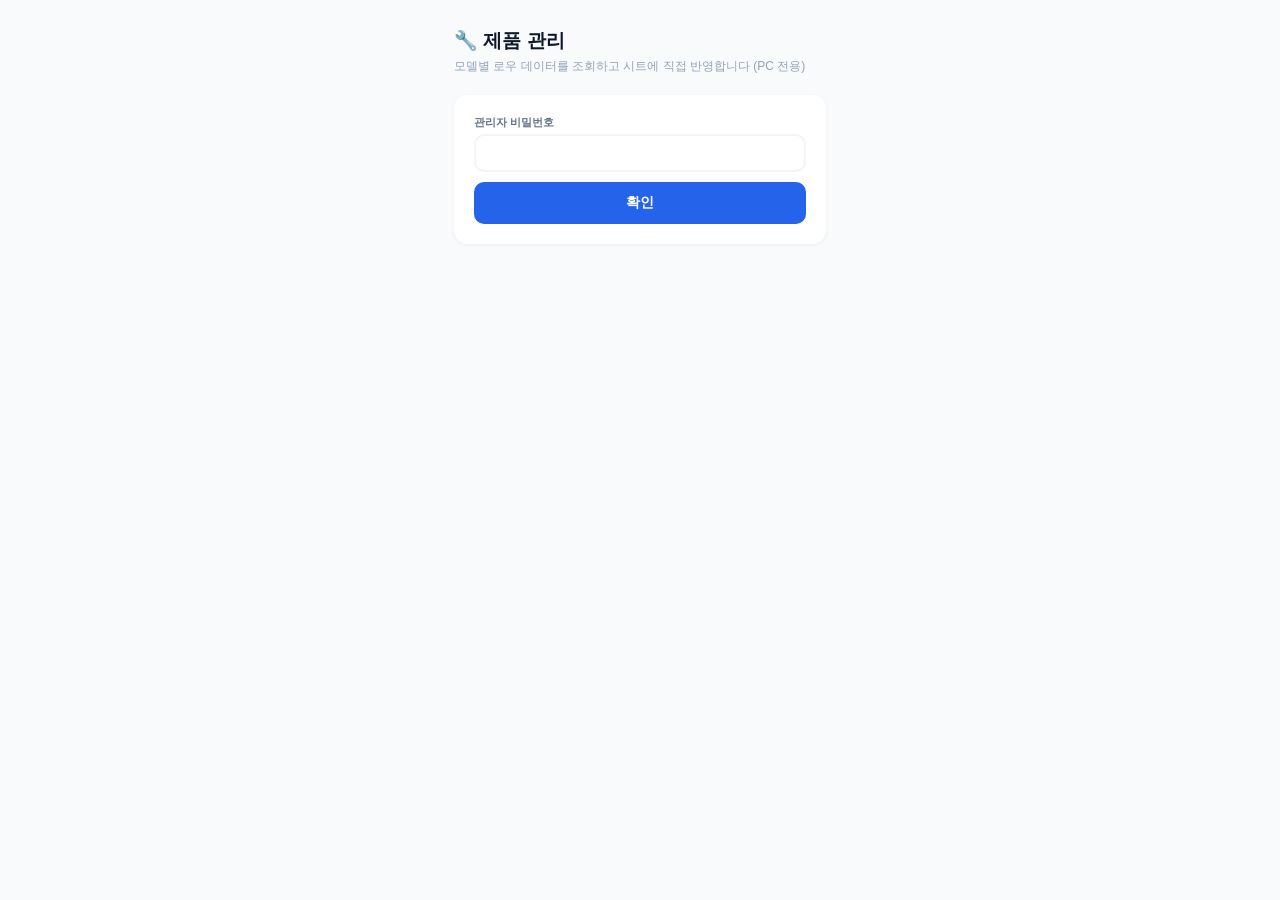
<file: admin.html>
<!DOCTYPE html>
<html lang="ko">
<head>
<meta charset="UTF-8">
<meta name="viewport" content="width=device-width, initial-scale=1.0">
<meta name="robots" content="noindex, nofollow">
<title>제품 관리 — 코웨이 갤러리</title>
<style>
* { box-sizing:border-box; margin:0; padding:0; }
html,body { height:100%; }
body { font-family:'Apple SD Gothic Neo','Malgun Gothic',sans-serif; background:#f8fafc; color:#0f172a; font-size:14px; }
.wrap { width:100%; margin:0 auto; padding:28px 24px 60px; }
.wrap.narrow { max-width:420px; }
h1 { font-size:19px; font-weight:800; margin-bottom:4px; }
.sub { font-size:12px; color:#94a3b8; margin-bottom:20px; }
.card { background:white; border-radius:14px; padding:20px; margin-bottom:14px; box-shadow:0 1px 4px rgba(0,0,0,.06); }
input[type=text],input[type=number],input[type=password] { font-family:inherit; font-size:14px; outline:none; border:2px solid #f1f5f9; border-radius:10px; padding:9px 11px; background:white; width:100%; transition:border-color .2s; }
input:focus { border-color:#2563eb; }
label.field { display:block; margin-bottom:10px; }
label.field .lbl { display:block; font-size:11px; font-weight:700; color:#64748b; margin-bottom:4px; }
button { font-family:inherit; cursor:pointer; }
.btn-primary { background:#2563eb; color:white; border:none; border-radius:10px; padding:12px; font-size:14px; font-weight:700; }
.btn-primary:disabled { background:#cbd5e1; cursor:not-allowed; }
.btn-secondary { background:#f1f5f9; color:#334155; border:none; border-radius:8px; padding:8px 12px; font-size:12px; font-weight:700; }
.msg { font-size:12px; border-radius:8px; padding:8px 10px; margin-bottom:12px; }
.msg.err { background:#fef2f2; color:#b91c1c; }
.msg.ok { background:#f0fdf4; color:#15803d; }
.result-item { padding:10px 14px; border:1.5px solid #f1f5f9; border-radius:10px; margin-bottom:6px; cursor:pointer; display:flex; align-items:center; justify-content:space-between; gap:12px; }
.result-item:hover { border-color:#2563eb; }
.result-name { font-weight:700; font-size:13px; }
.result-sub { font-size:11px; color:#94a3b8; margin-top:2px; }
.result-count { font-size:11px; color:#2563eb; font-weight:700; background:#eff6ff; border-radius:999px; padding:3px 9px; white-space:nowrap; }
.badge { display:inline-block; background:#eff6ff; color:#1e40af; border-radius:6px; padding:1px 6px; font-size:10px; font-weight:700; margin-right:4px; }
.badge.off { background:#fef2f2; color:#b91c1c; }
.hidden { display:none !important; }
.identity { font-size:13px; color:#475569; line-height:1.6; margin-bottom:14px; }
.back-link { font-size:12px; color:#2563eb; background:none; border:none; padding:0; margin-bottom:14px; font-weight:700; }
.tbl-wrap { overflow-x:auto; }
table.edit-tbl { border-collapse:collapse; width:100%; font-size:12px; white-space:nowrap; }
table.edit-tbl th, table.edit-tbl td { border:1px solid #eef1f5; padding:4px 5px; text-align:left; }
table.edit-tbl th { background:#f8fafc; color:#64748b; font-weight:700; font-size:10px; position:sticky; top:0; }
table.edit-tbl td.id-col { color:#334155; font-weight:600; background:#fafbfc; }
table.edit-tbl input[type=number] { width:82px; padding:4px 5px; font-size:12px; border-radius:6px; -moz-appearance:textfield; }
table.edit-tbl input[type=number]::-webkit-outer-spin-button,
table.edit-tbl input[type=number]::-webkit-inner-spin-button { -webkit-appearance:none; margin:0; }
table.edit-tbl input[type=text] { width:80px; padding:4px 5px; font-size:12px; border-radius:6px; }
table.edit-tbl td .switch { width:30px; height:17px; }
table.edit-tbl td .slider:before { width:11px; height:11px; }
table.edit-tbl td .switch input:checked + .slider:before { transform:translateX(13px); }
table.edit-tbl .row-save-btn { padding:5px 8px; font-size:10px; }
table.edit-tbl input.dirty { border-color:#f59e0b; background:#fffbeb; }
.promo-toggle { display:flex; align-items:center; gap:4px; }
.switch { display:inline-block; position:relative; width:36px; height:20px; flex-shrink:0; }
.switch input { opacity:0; width:0; height:0; }
.slider { position:absolute; inset:0; background:#cbd5e1; border-radius:999px; transition:.2s; cursor:pointer; }
.slider:before { content:''; position:absolute; width:14px; height:14px; left:3px; top:3px; background:white; border-radius:50%; transition:.2s; }
.switch input:checked + .slider { background:#2563eb; }
.switch input:checked + .slider:before { transform:translateX(16px); }
.row-save-btn { background:#2563eb; color:white; border:none; border-radius:6px; padding:6px 10px; font-size:11px; font-weight:700; }
.row-save-btn:disabled { background:#cbd5e1; }
.row-del-btn { background:#fff; color:#b91c1c; border:1px solid #fca5a5; border-radius:6px; padding:5px 8px; font-size:10px; font-weight:700; margin-top:4px; cursor:pointer; }
.row-del-btn:disabled { color:#cbd5e1; border-color:#e2e8f0; }
.btn-danger { background:#fff; color:#b91c1c; border:1.5px solid #fca5a5; border-radius:10px; padding:10px 14px; font-size:12px; font-weight:700; cursor:pointer; }
.btn-danger:disabled { color:#cbd5e1; border-color:#e2e8f0; }
.row-msg { font-size:10px; margin-top:3px; }
.row-msg.ok { color:#15803d; }
.row-msg.err { color:#b91c1c; }
tr.row-saved td { background:#f0fdf4; }
.mini-spinner { width:13px; height:13px; border:2px solid #bfdbfe; border-top:2px solid #1d4ed8; border-radius:50%; animation:spin .8s linear infinite; flex-shrink:0; }
@keyframes spin { to { transform:rotate(360deg); } }
</style>
</head>
<body>
<div class="wrap narrow" id="loginWrap">
  <h1>🔧 제품 관리</h1>
  <p class="sub">모델별 로우 데이터를 조회하고 시트에 직접 반영합니다 (PC 전용)</p>
  <div id="loginView" class="card">
    <label class="field">
      <span class="lbl">관리자 비밀번호</span>
      <input type="password" id="pwInput" autocomplete="off">
    </label>
    <div id="loginMsg"></div>
    <button class="btn-primary" id="loginBtn" style="width:100%">확인</button>
  </div>
</div>

<div class="wrap hidden" id="mainWrap">
  <h1>🔧 제품 관리</h1>
  <p class="sub">모델별 로우 데이터를 조회하고 시트에 직접 반영합니다</p>

  <!-- 검색 -->
  <div id="searchView" class="card">
    <div id="productsLoadingMsg" class="msg" style="background:#eff6ff;color:#1e40af;display:flex;align-items:center;gap:8px">
      <span class="mini-spinner"></span> 제품 목록 불러오는 중...
    </div>
    <label class="field">
      <span class="lbl">모델명 또는 제품명 검색</span>
      <input type="text" id="searchInput" placeholder="예: CHP-7211N" disabled>
    </label>
    <div id="searchResults"></div>
    <button class="btn-secondary" id="showBulkBtn" style="margin-top:14px">📥 엑셀로 일괄 등록/업데이트</button>
    <button class="btn-secondary" id="showCashBtn" style="margin-top:8px">💰 일시불가 관리</button>
    <button class="btn-secondary" id="rebuildPwaBtn" style="margin-top:8px">📱 PWA 가격표 갱신 요청</button>
    <div id="rebuildPwaMsg" style="margin-top:8px"></div>
    <button class="btn-secondary" id="cleanupTasabBtn" style="margin-top:8px">🧹 타사보상 0원 토글 정리</button>
    <div id="cleanupTasabMsg"></div>
  </div>

  <!-- 엑셀 일괄 등록/업데이트 -->
  <div id="bulkView" class="card hidden">
    <button class="back-link" id="bulkBackBtn">&larr; 검색으로</button>
    <p style="font-size:13px;font-weight:800;margin-bottom:8px">엑셀로 일괄 등록/업데이트</p>
    <p style="font-size:12px;color:#64748b;margin-bottom:12px;line-height:1.7">
      첫 행은 헤더로, 아래 컬럼명을 정확히 사용하세요(순서 상관없음, 모르는 컬럼은 무시됩니다).<br>
      <b>모델명</b>은 필수, 나머지는 있는 것만 반영됩니다.<br>
      컬럼: 모델명, 관리방법, 관리주기, 약정년, 정상가, 프로모션, 재렌탈, 일시불, 타사보상렌탈, 타사보상일시불, 제품명, 분류, 제품군<br>
      기존 모델명+관리방법+관리주기+약정년 조합이 있으면 가격만 덮어쓰고, 없으면 새 행을 만듭니다(제품명/분류/제품군은 같은 모델명의 기존 행에서 자동으로 채워짐 — 완전 신규 모델이면 제품명/분류/제품군을 직접 입력해야 함).
    </p>
    <input type="file" id="bulkFileInput" accept=".xlsx,.xls">
    <div id="bulkMsg" style="margin-top:10px"></div>
    <div class="tbl-wrap" style="margin-top:12px">
      <table class="edit-tbl" id="bulkPreviewTable"></table>
    </div>
    <button class="btn-primary" id="bulkApplyBtn" style="margin-top:14px;display:none">적용</button>
  </div>

  <!-- 일시불가 관리 -->
  <div id="cashView" class="card hidden">
    <button class="back-link" id="cashBackBtn">&larr; 검색으로</button>
    <p style="font-size:13px;font-weight:800;margin-bottom:8px">일시불가 관리</p>
    <p style="font-size:12px;color:#64748b;margin-bottom:12px">전체 제품의 일시불가/타사보상 일시불가를 한 화면에서 조회·수정하고 엑셀로 내보낼 수 있습니다.</p>
    <label class="field" style="margin-bottom:10px">
      <span class="lbl">모델명 또는 제품명 필터</span>
      <input type="text" id="cashFilterInput" placeholder="비워두면 전체 표시">
    </label>
    <div style="display:flex;align-items:center;gap:10px;margin-bottom:10px">
      <button class="btn-secondary" id="cashExportBtn">📤 엑셀로 다운로드</button>
      <button class="btn-secondary" id="cashSaveAllBtn">변경된 행 전체 저장</button>
      <span id="cashSaveAllMsg" style="font-size:12px;color:#64748b"></span>
    </div>
    <div class="tbl-wrap">
      <table class="edit-tbl" id="cashTable"></table>
    </div>
  </div>

  <!-- 표 편집 -->
  <div id="tableView" class="card hidden">
    <div style="display:flex;align-items:center;justify-content:space-between;margin-bottom:2px">
      <button class="back-link" id="backBtn" style="margin-bottom:0">&larr; 검색으로</button>
      <button class="btn-secondary" id="tableRefreshBtn">🔄 새로고침</button>
    </div>
    <div class="identity" id="identityBox"></div>
    <div class="tbl-wrap">
      <table class="edit-tbl" id="editTable"></table>
    </div>
    <div style="margin-top:10px;display:flex;align-items:center;gap:10px">
      <button class="btn-secondary" id="saveAllBtn">변경된 행 전체 저장</button>
      <span id="saveAllMsg" style="font-size:12px;color:#64748b"></span>
      <button class="btn-danger" id="deleteGroupBtn" style="margin-left:auto">🗑 이 제품 전체 삭제</button>
    </div>
    <div id="deleteMsg" style="margin-top:8px"></div>

    <div style="margin-top:20px;padding-top:16px;border-top:1.5px solid #f1f5f9">
      <p style="font-size:13px;font-weight:800;margin-bottom:8px">별매품 연결</p>
      <div id="bmpLinkedList" style="margin-bottom:12px"></div>
      <label class="field" style="margin-bottom:6px">
        <span class="lbl">별매품 검색 (제품군=별매품)</span>
        <input type="text" id="bmpSearchInput" placeholder="별매품 모델명/제품명 검색">
      </label>
      <div id="bmpSearchResults"></div>
    </div>
  </div>
</div>

<script src="assets/xlsx.full.min.js"></script>
<script>
var GAS_URL = 'https://script.google.com/macros/s/AKfycbw_06KQ9F7v2qibjtlrm6s2qfysb0FSaCEVnijccb3-ANZu7ahER0W245c9lYoZ2UMMSA/exec';
// GAS 웹앱은 콜드스타트/일시적 지연으로 가끔 응답이 씹히거나(net::ERR → "Failed to fetch") HTML 오류 페이지를
// JSON 대신 돌려줄 때(→ "Unexpected token '<'")가 있음 — 서버(doPost)는 이미 실행/반영됐는데 클라이언트만 응답을
// 못 받는 경우가 대부분이라, 저장류 POST는 여기서 최대 2회 자동 재시도 후에도 실패하면 에러로 표시함.
function pwaNote(resp){
  var st = resp && resp.pwaBuild;
  if (st === 'triggered') return ' (PWA 가격표 자동 갱신 요청됨 — 1~3분 뒤 반영)';
  if (st === 'no_token') return ' (PWA 자동 갱신 미설정 — GITHUB_TOKEN 필요)';
  if (st) return ' (PWA 자동 갱신 요청 실패: ' + st + ')';
  return '';
}
function postGas(bodyObj, attempt){
  attempt = attempt || 0;
  return fetch(GAS_URL, {method:'POST', body: JSON.stringify(bodyObj)})
    .then(function(r){ return r.json(); })
    .catch(function(e){
      if (attempt >= 2) throw e;
      return new Promise(function(resolve){ setTimeout(resolve, 700 * (attempt + 1)); })
        .then(function(){ return postGas(bodyObj, attempt + 1); });
    });
}
var ADMIN_PW = null; // 메모리에만 보관, localStorage/sessionStorage 저장 안 함 — 새로고침하면 다시 입력 필요
var PRODUCTS = [];
var CUR_ROWS = []; // 현재 표에 펼쳐진 행들(제품명+모델명 일치)
var CUR_MODEL = ''; // 현재 표가 열려있는 메인 제품의 모델명 (별매품 연결 대상)
var CUR_GROUP = null; // 현재 표가 열려있는 그룹({제품명,모델명,분류}) — 새로고침 시 openTable() 재호출용
var BMP_PAIRINGS = {}; // {대상모델명: [{모델명:별매품모델명, 개당:bool}]}
var BMP_PRODUCTS = []; // 제품군(s)="별매품"으로 등록된 제품 목록 (모델명+제품명 단위로 중복 제거)

var EDITABLE_NUM = ['정상가','프로모션','재렌탈','타사보상렌탈','일시불','타사보상일시불'];
var TOGGLE_FIELDS = ['프로모션사용','타사보상사용','재렌탈사용','타사보상일시불사용'];
var COLS = [
  {f:'관리방법', label:'관리방법', id:true},
  {f:'관리주기', label:'관리주기', id:true},
  {f:'약정년',   label:'약정(년)', id:true},
  {f:'정상가',   label:'정상가', num:true},
  {f:'프로모션', label:'프로모션가', num:true},
  {f:'재렌탈',   label:'재렌탈가', num:true},
  {f:'타사보상렌탈', label:'타사보상', num:true},
  {f:'일시불',   label:'일시불가', num:true},
  {f:'타사보상일시불', label:'타사보상 일시불', num:true},
  {f:'프로모션사용', label:'프로모션 사용', toggle:true},
  {f:'타사보상사용', label:'타사보상 사용', toggle:true},
  {f:'재렌탈사용', label:'재렌탈 사용', toggle:true},
  {f:'타사보상일시불사용', label:'타사보상 일시불 사용', toggle:true}
];

function esc(s){ return String(s==null?'':s).replace(/[&<>"']/g, function(c){ return {'&':'&amp;','<':'&lt;','>':'&gt;','"':'&quot;',"'":'&#39;'}[c]; }); }

// index.html의 검색 로직과 동일 — 토큰 단위 단어-시작 매칭 + 제품명/모델명/기타 우선순위 정렬
function searchTokens(q){ return q.trim().toLowerCase().split(/[\s\-\.]+/).filter(Boolean); }
function searchMatchAll(str, tokens){
  var words = str.split(/[\s\-\.]+/);
  return tokens.every(function(t){ return words.some(function(w){ return w.indexOf(t)===0; }); });
}
// candidates: 배열, getFields(item) -> {name, model, extra} (extra는 검색 대상에 포함되지만 우선순위엔 안 씀)
function searchRank(candidates, q, getFields){
  var tokens = searchTokens(q);
  var exactName=[], exactModel=[], others=[];
  candidates.forEach(function(c){
    var f = getFields(c);
    var nm=(f.name||'').toLowerCase(), mdl=(f.model||'').toLowerCase(), extra=(f.extra||'').toLowerCase();
    var combined = nm+' '+mdl+' '+extra;
    if (searchMatchAll(combined, tokens)){
      if (searchMatchAll(nm, tokens)) exactName.push(c);
      else if (searchMatchAll(mdl, tokens)) exactModel.push(c);
      else others.push(c);
    }
  });
  return exactName.concat(exactModel).concat(others);
}

function showMsg(elId, text, ok){
  var el = document.getElementById(elId);
  el.innerHTML = text ? '<div class="msg ' + (ok?'ok':'err') + '">' + esc(text) + '</div>' : '';
}

document.getElementById('loginBtn').onclick = function(){
  var pw = document.getElementById('pwInput').value;
  if (!pw) return;
  this.disabled = true;
  postGas({action:'adminAuth', password:pw})
    .then(function(resp){
      document.getElementById('loginBtn').disabled = false;
      if (resp.ok){
        ADMIN_PW = pw;
        document.getElementById('loginWrap').classList.add('hidden');
        document.getElementById('mainWrap').classList.remove('hidden');
        loadProducts();
      } else {
        showMsg('loginMsg', '비밀번호가 올바르지 않습니다', false);
      }
    })
    .catch(function(e){
      document.getElementById('loginBtn').disabled = false;
      showMsg('loginMsg', '연결 실패: ' + e.message, false);
    });
};

var PRODUCTS_LOADED = false;

function setProductsLoading(state, errMsg){
  var msgEl = document.getElementById('productsLoadingMsg');
  var input = document.getElementById('searchInput');
  if (state === 'loading') {
    msgEl.className = 'msg';
    msgEl.style.background = '#eff6ff'; msgEl.style.color = '#1e40af';
    msgEl.innerHTML = '<span class="mini-spinner"></span> 제품 목록 불러오는 중...';
    msgEl.style.display = 'flex';
    input.disabled = true;
    input.placeholder = '제품 목록 불러오는 중...';
  } else if (state === 'error') {
    msgEl.className = 'msg';
    msgEl.style.background = '#fef2f2'; msgEl.style.color = '#b91c1c';
    msgEl.innerHTML = '⚠ 제품 데이터 로딩 실패: ' + esc(errMsg || '') + ' — <a href="#" id="retryLoadBtn" style="color:#b91c1c;text-decoration:underline">다시 시도</a>';
    msgEl.style.display = 'flex';
    input.disabled = true;
    input.placeholder = '제품 목록을 불러오지 못했습니다';
    var retryBtn = document.getElementById('retryLoadBtn');
    if (retryBtn) retryBtn.onclick = function(e){ e.preventDefault(); loadProducts(); };
  } else {
    msgEl.style.display = 'none';
    input.disabled = false;
    input.placeholder = '예: CHP-7211N';
  }
}

var LOAD_PRODUCTS_MAX_RETRIES = 2;
// onDone(ok, errMsg) — 검색 화면 외부(예: 표 화면 새로고침)에서 로딩 완료 시점을 알아야 할 때 사용
function loadProducts(attempt, onDone){
  attempt = attempt || 0;
  PRODUCTS_LOADED = false;
  setProductsLoading('loading');
  fetch(GAS_URL + '?action=getData&_ts=' + Date.now(), {method:'GET', mode:'cors', cache:'no-store'})
    .then(function(r){ return r.json(); })
    .then(function(resp){
      var rows = resp.products || resp;
      PRODUCTS = rows.map(function(r){
        return { s:r[0], 분류:r[1], 모델명:r[2], 제품명:r[3], 관리방법:r[4], 관리주기:r[5],
                 약정년:r[6], 정상가:r[7], 프로모션:r[8], 재렌탈:r[9], 일시불:r[10],
                 타사보상렌탈:r[11]||0, 타사보상일시불:r[12]||0,
                 프로모션사용:(r[13]||'Y')!=='N', 타사보상사용:(r[14]||'Y')!=='N', 재렌탈사용:(r[15]||'Y')!=='N', 타사보상일시불사용:(r[16]||'Y')!=='N' };
      });
      BMP_PAIRINGS = (resp.conditions && resp.conditions.bmpPairings) || {};
      var seenBmp = {};
      BMP_PRODUCTS = [];
      PRODUCTS.forEach(function(p){
        if (p.s !== '별매품') return;
        var key = p.모델명 + '|' + p.제품명;
        if (seenBmp[key]) return;
        seenBmp[key] = true;
        BMP_PRODUCTS.push({ 모델명:p.모델명, 제품명:p.제품명, 분류:p.분류 });
      });
      PRODUCTS_LOADED = true;
      setProductsLoading('done');
      if (onDone) onDone(true);
    })
    .catch(function(e){
      if (attempt < LOAD_PRODUCTS_MAX_RETRIES) {
        setTimeout(function(){ loadProducts(attempt + 1, onDone); }, 700 * (attempt + 1));
        return;
      }
      setProductsLoading('error', e.message);
      if (onDone) onDone(false, e.message);
    });
}

// 검색 결과는 제품명+모델명 기준으로 묶어서 보여줌 (약정/관리방법별로 안 쪼개짐)
function groupedProducts(){
  var seen = {}, list = [];
  PRODUCTS.forEach(function(p){
    var key = p.제품명 + '|' + p.모델명;
    if (!seen[key]) {
      seen[key] = true;
      list.push({ 제품명:p.제품명, 모델명:p.모델명, 분류:p.분류, cnt:0, hasPromoOff:false });
    }
  });
  var idx = {};
  list.forEach(function(g, i){ idx[g.제품명+'|'+g.모델명] = i; });
  PRODUCTS.forEach(function(p){
    var g = list[idx[p.제품명+'|'+p.모델명]];
    g.cnt++;
    if (p.프로모션사용===false) g.hasPromoOff = true;
  });
  return list;
}

document.getElementById('searchInput').addEventListener('input', function(){
  var q = this.value.trim();
  var el = document.getElementById('searchResults');
  if (!q){ el.innerHTML=''; return; }
  var matched = searchRank(groupedProducts(), q, function(p){
    return { name:p.제품명, model:p.모델명, extra:p.분류 };
  }).slice(0, 40);
  if (matched.length===0){ el.innerHTML = '<p style="font-size:12px;color:#94a3b8;padding:8px 0">검색 결과가 없습니다</p>'; return; }
  el.innerHTML = matched.map(function(g, i){
    return '<div class="result-item" data-i="' + i + '">'
      + '<div>'
      + '<div class="result-name">' + esc(g.제품명) + ' <span style="color:#94a3b8;font-weight:400">' + esc(g.모델명) + '</span></div>'
      + '<div class="result-sub">' + esc(g.분류) + (g.hasPromoOff ? ' <span class="badge off">프로모션 꺼진 행 있음</span>' : '') + '</div>'
      + '</div>'
      + '<span class="result-count">' + g.cnt + '개 행</span>'
      + '</div>';
  }).join('');
  var list = matched;
  Array.prototype.forEach.call(el.querySelectorAll('.result-item'), function(node){
    node.onclick = function(){ openTable(list[Number(this.dataset.i)]); };
  });
});

function openTable(g){
  CUR_ROWS = PRODUCTS.filter(function(p){ return p.제품명===g.제품명 && p.모델명===g.모델명; })
    .sort(function(a,b){
      return (a.관리방법||'').localeCompare(b.관리방법||'') || (a.관리주기||'').localeCompare(b.관리주기||'') || (a.약정년-b.약정년);
    });
  CUR_MODEL = g.모델명;
  CUR_GROUP = g;
  document.getElementById('identityBox').innerHTML = '<b>' + esc(g.제품명) + '</b> · ' + esc(g.모델명) + ' · ' + esc(g.분류) + ' · 총 ' + CUR_ROWS.length + '개 행';
  renderTable();
  document.getElementById('bmpSearchInput').value = '';
  document.getElementById('bmpSearchResults').innerHTML = '';
  renderBmpLinkedList();
  document.getElementById('searchView').classList.add('hidden');
  document.getElementById('tableView').classList.remove('hidden');
}

document.getElementById('backBtn').onclick = function(){
  document.getElementById('tableView').classList.add('hidden');
  document.getElementById('searchView').classList.remove('hidden');
};

// 다른 탭/이전 요청 등으로 시트가 바뀌었는데 이 화면은 로그인 시점 데이터를 그대로 들고 있어서
// "이미 연결되어 있습니다" 같은 어긋남이 날 때 수동으로 최신 데이터를 다시 받아 같은 표를 다시 그림
document.getElementById('tableRefreshBtn').onclick = function(){
  if (document.querySelectorAll('#editTable input.dirty').length &&
      !confirm('저장하지 않은 변경 사항이 있습니다. 새로고침하면 사라집니다. 계속할까요?')) return;
  var btn = this;
  var group = CUR_GROUP;
  btn.disabled = true;
  btn.textContent = '새로고침 중...';
  loadProducts(0, function(ok, errMsg){
    btn.disabled = false;
    btn.textContent = '🔄 새로고침';
    if (ok) {
      openTable(group);
    } else {
      alert('새로고침 실패: ' + (errMsg || ''));
    }
  });
};

function renderTable(){
  var t = document.getElementById('editTable');
  var h = '<thead><tr>';
  COLS.forEach(function(c){ h += '<th>' + esc(c.label) + '</th>'; });
  h += '<th></th></tr></thead><tbody>';
  CUR_ROWS.forEach(function(row, ri){
    h += '<tr data-ri="' + ri + '">';
    COLS.forEach(function(c){
      var v = row[c.f];
      if (c.id) {
        h += '<td class="id-col">' + esc(c.f==='약정년' ? (v ? v+'년' : '약정없음') : (v||'-')) + '</td>';
      } else if (c.toggle) {
        h += '<td><label class="switch"><input type="checkbox" data-f="' + c.f + '"' + (v!==false?' checked':'') + '><span class="slider"></span></label></td>';
      } else if (c.num) {
        h += '<td><input type="number" data-f="' + c.f + '" value="' + esc(v||0) + '"></td>';
      } else {
        h += '<td><input type="text" data-f="' + c.f + '" value="' + esc(v||'') + '"></td>';
      }
    });
    h += '<td><button class="row-save-btn" data-ri="' + ri + '">저장</button><br><button class="row-del-btn" data-ri="' + ri + '">삭제</button><div class="row-msg" data-ri="' + ri + '"></div></td>';
    h += '</tr>';
  });
  h += '</tbody>';
  t.innerHTML = h;

  Array.prototype.forEach.call(t.querySelectorAll('input[data-f]'), function(inp){
    inp.addEventListener('input', function(){ inp.classList.add('dirty'); });
    inp.addEventListener('change', function(){ inp.classList.add('dirty'); });
  });
  Array.prototype.forEach.call(t.querySelectorAll('.row-save-btn'), function(btn){
    btn.onclick = function(){ saveRow(Number(this.dataset.ri), this); };
  });
  Array.prototype.forEach.call(t.querySelectorAll('.row-del-btn'), function(btn){
    btn.onclick = function(){
      var row = CUR_ROWS[Number(this.dataset.ri)];
      var label = (row.관리방법||'-') + ' / ' + (row.관리주기||'-') + ' / ' + (row.약정년 ? row.약정년+'년' : '약정없음');
      deleteRows([row], '이 행을 삭제할까요?\n' + row.제품명 + ' (' + row.모델명 + ')\n' + label + '\n\n삭제하면 되돌릴 수 없습니다.', this);
    };
  });
}

function deleteRows(rows, confirmText, btn){
  if (!rows.length || !confirm(confirmText)) return;
  var keys = rows.map(function(r){ return { 모델명:r.모델명, 제품명:r.제품명, 관리방법:r.관리방법, 관리주기:r.관리주기, 약정년:r.약정년 }; });
  var group = CUR_GROUP;
  btn.disabled = true;
  showMsg('deleteMsg', '삭제 중...', true);
  postGas({action:'deleteProducts', password:ADMIN_PW, keys:keys})
    .then(function(resp){
      btn.disabled = false;
      if (!resp.ok) { showMsg('deleteMsg', resp.error || '삭제 실패', false); return; }
      var note = resp.orphanPairings ? ' ⚠ 별매품 연결 ' + resp.orphanPairings + '건이 남아있습니다(제품이 없어져 화면엔 안 뜨지만 연결 목록엔 남음).' : '';
      var doneText = resp.deleted + '행 삭제 완료.' + note + pwaNote(resp);
      showMsg('deleteMsg', doneText + ' 목록 새로고침 중...', true);
      loadProducts(0, function(ok){
        if (!ok) return;
        var remain = PRODUCTS.some(function(p){ return p.제품명===group.제품명 && p.모델명===group.모델명; });
        if (remain) { openTable(group); showMsg('deleteMsg', doneText, true); }
        else { document.getElementById('tableView').classList.add('hidden'); document.getElementById('searchView').classList.remove('hidden'); alert(doneText); }
      });
    })
    .catch(function(e){ btn.disabled = false; showMsg('deleteMsg', '삭제 실패: ' + e.message, false); });
}

document.getElementById('deleteGroupBtn').onclick = function(){
  if (!CUR_ROWS.length) return;
  var g = CUR_GROUP;
  deleteRows(CUR_ROWS.slice(), '⚠ 이 제품의 모든 행(' + CUR_ROWS.length + '개)을 삭제할까요?\n' + g.제품명 + ' (' + g.모델명 + ')\n\n삭제하면 되돌릴 수 없습니다.', this);
};

document.getElementById('saveAllBtn').onclick = function(){
  var t = document.getElementById('editTable');
  var dirtyRis = [];
  Array.prototype.forEach.call(t.querySelectorAll('tr[data-ri]'), function(tr){
    if (tr.querySelector('input.dirty')) dirtyRis.push(Number(tr.dataset.ri));
  });
  var msgEl = document.getElementById('saveAllMsg');
  if (!dirtyRis.length){ msgEl.textContent = '변경된 행이 없습니다'; msgEl.style.color = '#94a3b8'; return; }

  var bulkBtn = this;
  bulkBtn.disabled = true;
  var done = 0, failed = [];
  function next(){
    if (done >= dirtyRis.length){
      bulkBtn.disabled = false;
      if (failed.length){
        msgEl.textContent = (dirtyRis.length - failed.length) + '/' + dirtyRis.length + '개 저장, ' + failed.length + '개 실패';
        msgEl.style.color = '#b91c1c';
      } else {
        msgEl.textContent = dirtyRis.length + '개 행 전체 저장 완료';
        msgEl.style.color = '#15803d';
      }
      return;
    }
    var ri = dirtyRis[done];
    msgEl.textContent = '저장 중... (' + (done + 1) + '/' + dirtyRis.length + ')';
    msgEl.style.color = '#64748b';
    var btn = t.querySelector('.row-save-btn[data-ri="' + ri + '"]');
    saveRow(ri, btn, function(ok){
      if (!ok) failed.push(ri);
      done++;
      next();
    });
  }
  next();
};

function saveRow(ri, btn, onDone){
  var row = CUR_ROWS[ri];
  var tr = document.querySelector('tr[data-ri="' + ri + '"]');
  var fields = {};
  var invalidField = null;

  EDITABLE_NUM.forEach(function(f){
    var inp = tr.querySelector('input[data-f="' + f + '"]');
    if (!inp) return;
    var v = Number(inp.value);
    if (!isFinite(v) || v < 0) { invalidField = f; return; }
    fields[f] = v;
  });
  var toggleFields = {};
  TOGGLE_FIELDS.forEach(function(f){
    var inp = tr.querySelector('input[data-f="' + f + '"]');
    if (!inp) return;
    fields[f] = inp.checked ? 'Y' : 'N';
    toggleFields[f] = inp.checked;
  });

  var msgEl = document.querySelector('.row-msg[data-ri="' + ri + '"]');
  if (invalidField) {
    msgEl.textContent = invalidField + ' 값 오류'; msgEl.className = 'row-msg err';
    if (onDone) onDone(false);
    return;
  }

  var key = { 모델명:row.모델명, 제품명:row.제품명, 관리방법:row.관리방법, 관리주기:row.관리주기, 약정년:row.약정년 };
  btn.disabled = true;
  msgEl.textContent = '저장 중...'; msgEl.className = 'row-msg';
  postGas({action:'updateProduct', password:ADMIN_PW, key:key, fields:fields})
    .then(function(resp){
      btn.disabled = false;
      if (resp.ok){
        msgEl.textContent = '저장 완료'; msgEl.className = 'row-msg ok';
        tr.classList.add('row-saved');
        Array.prototype.forEach.call(tr.querySelectorAll('input.dirty'), function(inp){ inp.classList.remove('dirty'); });
        Object.assign(row, fields, toggleFields);
        var idx = PRODUCTS.findIndex(function(p){
          return p.모델명===key.모델명 && p.제품명===key.제품명 && p.관리방법===key.관리방법 && p.관리주기===key.관리주기 && p.약정년===key.약정년;
        });
        if (idx>=0) Object.assign(PRODUCTS[idx], fields, toggleFields);
        if (onDone) onDone(true);
      } else {
        msgEl.textContent = resp.error || '저장 실패'; msgEl.className = 'row-msg err';
        if (onDone) onDone(false);
      }
    })
    .catch(function(e){
      btn.disabled = false;
      if (onDone) onDone(false);
      msgEl.textContent = '연결 실패: ' + e.message; msgEl.className = 'row-msg err';
    });
}

// ── 일시불가 관리 ──────────────────────────────────────────────
// 일시불/타사보상일시불은 약정(관리방법/관리주기/약정년)에 안 걸리는 값 — 모델당 하나만 보여주고 저장 시
// 그 모델명+제품명에 해당하는 제품DB의 모든 행(관리방법×관리주기×약정년 조합 전부)에 동일하게 반영함.
var CASH_COLS = [
  {f:'제품명', label:'제품명', id:true},
  {f:'모델명', label:'모델명', id:true},
  {f:'일시불', label:'일시불가', num:true},
  {f:'타사보상일시불', label:'타사보상 일시불', num:true}
];
var CASH_EDITABLE_NUM = ['일시불','타사보상일시불'];
var CASH_ROWS = []; // 모델명+제품명 단위로 묶은 대표 행

document.getElementById('showCashBtn').onclick = function(){
  document.getElementById('searchView').classList.add('hidden');
  document.getElementById('cashView').classList.remove('hidden');
  document.getElementById('cashFilterInput').value = '';
  renderCashTable();
};
document.getElementById('cashBackBtn').onclick = function(){
  document.getElementById('cashView').classList.add('hidden');
  document.getElementById('searchView').classList.remove('hidden');
};
document.getElementById('cashFilterInput').addEventListener('input', function(){ renderCashTable(); });

function cashGroupedRows(){
  var seen = {}, list = [];
  PRODUCTS.forEach(function(p){
    var key = p.모델명 + '|' + p.제품명;
    if (seen[key]) return;
    seen[key] = true;
    list.push({ 제품명:p.제품명, 모델명:p.모델명, 분류:p.분류, 일시불:p.일시불||0, 타사보상일시불:p.타사보상일시불||0 });
  });
  list.sort(function(a,b){ return (a.제품명||'').localeCompare(b.제품명) || (a.모델명||'').localeCompare(b.모델명); });
  return list;
}

function cashFilteredRows(){
  var q = document.getElementById('cashFilterInput').value.trim();
  var grouped = cashGroupedRows();
  if (!q) return grouped;
  return searchRank(grouped, q, function(p){ return { name:p.제품명, model:p.모델명, extra:p.분류 }; });
}

function renderCashTable(){
  CASH_ROWS = cashFilteredRows();
  var t = document.getElementById('cashTable');
  var h = '<thead><tr>';
  CASH_COLS.forEach(function(c){ h += '<th>' + esc(c.label) + '</th>'; });
  h += '<th></th></tr></thead><tbody>';
  CASH_ROWS.forEach(function(row, ri){
    h += '<tr data-ri="' + ri + '">';
    CASH_COLS.forEach(function(c){
      var v = row[c.f];
      if (c.id) {
        h += '<td class="id-col">' + esc(v||'-') + '</td>';
      } else {
        h += '<td><input type="number" data-f="' + c.f + '" value="' + esc(v||0) + '"></td>';
      }
    });
    h += '<td><button class="row-save-btn" data-ri="' + ri + '">저장</button><div class="row-msg" data-ri="' + ri + '"></div></td>';
    h += '</tr>';
  });
  h += '</tbody>';
  t.innerHTML = h;

  Array.prototype.forEach.call(t.querySelectorAll('input[data-f]'), function(inp){
    inp.addEventListener('input', function(){ inp.classList.add('dirty'); });
    inp.addEventListener('change', function(){ inp.classList.add('dirty'); });
  });
  Array.prototype.forEach.call(t.querySelectorAll('.row-save-btn'), function(btn){
    btn.onclick = function(){ saveCashRow(Number(this.dataset.ri), this); };
  });
}

// 이 모델의 관리방법×관리주기×약정년 조합 행 전부에 동일한 일시불가를 반영(순차 저장)
function saveCashRow(ri, btn, onDone){
  var row = CASH_ROWS[ri];
  var tr = document.querySelector('#cashTable tr[data-ri="' + ri + '"]');
  var fields = {};
  var invalidField = null;

  CASH_EDITABLE_NUM.forEach(function(f){
    var inp = tr.querySelector('input[data-f="' + f + '"]');
    if (!inp) return;
    var v = Number(inp.value);
    if (!isFinite(v) || v < 0) { invalidField = f; return; }
    fields[f] = v;
  });

  var msgEl = document.querySelector('#cashTable .row-msg[data-ri="' + ri + '"]');
  if (invalidField) {
    msgEl.textContent = invalidField + ' 값 오류'; msgEl.className = 'row-msg err';
    if (onDone) onDone(false);
    return;
  }

  var matches = PRODUCTS.filter(function(p){ return p.모델명===row.모델명 && p.제품명===row.제품명; });
  if (!matches.length) {
    msgEl.textContent = '해당 모델의 행을 찾을 수 없습니다'; msgEl.className = 'row-msg err';
    if (onDone) onDone(false);
    return;
  }

  btn.disabled = true;
  var i = 0, failed = 0;
  function next(){
    if (i >= matches.length){
      btn.disabled = false;
      if (failed){
        msgEl.textContent = (matches.length - failed) + '/' + matches.length + '개 행 저장, ' + failed + '개 실패'; msgEl.className = 'row-msg err';
      } else {
        msgEl.textContent = matches.length + '개 행 저장 완료(관리방법/관리주기/약정 조합 전체)'; msgEl.className = 'row-msg ok';
        tr.classList.add('row-saved');
        Array.prototype.forEach.call(tr.querySelectorAll('input.dirty'), function(inp){ inp.classList.remove('dirty'); });
      }
      Object.assign(row, fields);
      if (onDone) onDone(failed===0);
      return;
    }
    var p = matches[i];
    var key = { 모델명:p.모델명, 제품명:p.제품명, 관리방법:p.관리방법, 관리주기:p.관리주기, 약정년:p.약정년 };
    msgEl.textContent = '저장 중... (' + (i+1) + '/' + matches.length + ')'; msgEl.className = 'row-msg';
    postGas({action:'updateProduct', password:ADMIN_PW, key:key, fields:fields})
      .then(function(resp){
        if (resp.ok) Object.assign(p, fields);
        else failed++;
        i++; next();
      })
      .catch(function(){ failed++; i++; next(); });
  }
  next();
}

document.getElementById('cashSaveAllBtn').onclick = function(){
  var t = document.getElementById('cashTable');
  var dirtyRis = [];
  Array.prototype.forEach.call(t.querySelectorAll('tr[data-ri]'), function(tr){
    if (tr.querySelector('input.dirty')) dirtyRis.push(Number(tr.dataset.ri));
  });
  var msgEl = document.getElementById('cashSaveAllMsg');
  if (!dirtyRis.length){ msgEl.textContent = '변경된 행이 없습니다'; msgEl.style.color = '#94a3b8'; return; }

  var bulkBtn = this;
  bulkBtn.disabled = true;
  var done = 0, failed = [];
  function next(){
    if (done >= dirtyRis.length){
      bulkBtn.disabled = false;
      if (failed.length){
        msgEl.textContent = (dirtyRis.length - failed.length) + '/' + dirtyRis.length + '개 저장, ' + failed.length + '개 실패';
        msgEl.style.color = '#b91c1c';
      } else {
        msgEl.textContent = dirtyRis.length + '개 행 전체 저장 완료';
        msgEl.style.color = '#15803d';
      }
      return;
    }
    var ri = dirtyRis[done];
    msgEl.textContent = '저장 중... (' + (done + 1) + '/' + dirtyRis.length + ')';
    msgEl.style.color = '#64748b';
    var btn = t.querySelector('.row-save-btn[data-ri="' + ri + '"]');
    saveCashRow(ri, btn, function(ok){
      if (!ok) failed.push(ri);
      done++;
      next();
    });
  }
  next();
};

document.getElementById('cashExportBtn').onclick = function(){
  var rows = CASH_ROWS.map(function(p){
    return { 제품명: p.제품명, 모델명: p.모델명, 일시불가: p.일시불 || 0, '타사보상 일시불가': p.타사보상일시불 || 0 };
  });
  if (!rows.length){ alert('내보낼 행이 없습니다'); return; }
  var ws = XLSX.utils.json_to_sheet(rows);
  var wb = XLSX.utils.book_new();
  XLSX.utils.book_append_sheet(wb, ws, '일시불가');
  var d = new Date();
  var stamp = d.getFullYear() + String(d.getMonth()+1).padStart(2,'0') + String(d.getDate()).padStart(2,'0');
  XLSX.writeFile(wb, '일시불가_' + stamp + '.xlsx');
};

// ── 별매품 연결 ──────────────────────────────────────────────
// 별매품페어링 시트는 "메인모델 ↔ 별매품모델" 연결 관계만 저장함(가격은 그 별매품 자신의 제품DB 행을 그대로 씀).
function renderBmpLinkedList(){
  var el = document.getElementById('bmpLinkedList');
  var links = BMP_PAIRINGS[CUR_MODEL] || [];
  if (!links.length){ el.innerHTML = '<p style="font-size:12px;color:#94a3b8">연결된 별매품 없음</p>'; return; }
  el.innerHTML = links.map(function(link, i){
    var prod = BMP_PRODUCTS.find(function(p){ return p.모델명===link.모델명; });
    var label = prod ? (esc(prod.제품명) + ' <span style="color:#94a3b8;font-weight:400">' + esc(prod.모델명) + '</span>') : esc(link.모델명) + ' <span class="badge off">제품DB에 없음</span>';
    return '<div class="result-item" data-i="' + i + '" style="align-items:center">'
      + '<div style="flex:1"><div class="result-name">' + label + '</div></div>'
      + '<label style="display:flex;align-items:center;gap:6px;font-size:11px;color:#64748b;margin-right:14px">다량 선택'
        + '<label class="switch"><input type="checkbox" data-toggle-per="' + i + '"' + (link.개당?' checked':'') + '><span class="slider"></span></label></label>'
      + '<label style="display:flex;align-items:center;gap:6px;font-size:11px;color:#64748b;margin-right:14px">렌탈 허용'
        + '<label class="switch"><input type="checkbox" data-toggle-rental="' + i + '"' + (link.렌탈허용?' checked':'') + '><span class="slider"></span></label></label>'
      + '<label style="display:flex;align-items:center;gap:6px;font-size:11px;color:#64748b;margin-right:14px" title="일시불 구매 시에만 적용됩니다. 렌탈은 항상 할인 스택에 포함됩니다.">일시불 할인 적용'
        + '<label class="switch"><input type="checkbox" data-toggle-disc="' + i + '"' + (link.할인적용===true?' checked':'') + '><span class="slider"></span></label></label>'
      + '<button class="btn-secondary" data-save-pairing="' + i + '" style="margin-right:8px">저장</button>'
      + '<button class="btn-secondary" data-unlink="' + i + '">연결 해제</button>'
      + '</div>';
  }).join('');
  Array.prototype.forEach.call(el.querySelectorAll('[data-unlink]'), function(btn){
    btn.onclick = function(){ unlinkBmp(links[Number(this.dataset.unlink)].모델명, this); };
  });
  Array.prototype.forEach.call(el.querySelectorAll('[data-save-pairing]'), function(btn){
    btn.onclick = function(){
      var link = links[Number(this.dataset.savePairing)];
      var row = this.closest('.result-item');
      saveBmpPairing(link, {
        개당: row.querySelector('[data-toggle-per]').checked,
        렌탈허용: row.querySelector('[data-toggle-rental]').checked,
        할인적용: row.querySelector('[data-toggle-disc]').checked
      }, this);
    };
  });
}

function saveBmpPairing(link, fields, btn){
  btn.disabled = true;
  var origText = btn.textContent;
  btn.textContent = '저장 중...';
  var body = { action:'updateBmpPairing', password:ADMIN_PW, 모델명:CUR_MODEL, 별매품모델명:link.모델명 };
  body.개당 = fields.개당;
  body.렌탈허용 = fields.렌탈허용;
  body.할인적용 = fields.할인적용;
  postGas(body)
    .then(function(resp){
      btn.disabled = false;
      btn.textContent = origText;
      if (resp.ok){
        link.개당 = fields.개당;
        link.렌탈허용 = fields.렌탈허용;
        link.할인적용 = fields.할인적용;
      } else {
        alert(resp.error || '저장 실패');
      }
    })
    .catch(function(e){ btn.disabled = false; btn.textContent = origText; alert('저장 실패: ' + e.message); });
}

document.getElementById('bmpSearchInput').addEventListener('input', function(){
  var q = this.value.trim();
  var el = document.getElementById('bmpSearchResults');
  if (!q){ el.innerHTML=''; return; }
  var linkedModels = (BMP_PAIRINGS[CUR_MODEL] || []).map(function(l){ return l.모델명; });
  var candidates = BMP_PRODUCTS.filter(function(p){ return linkedModels.indexOf(p.모델명)<0; });
  var matched = searchRank(candidates, q, function(p){
    return { name:p.제품명, model:p.모델명, extra:p.분류 };
  }).slice(0, 20);
  if (!matched.length){ el.innerHTML = '<p style="font-size:12px;color:#94a3b8;padding:8px 0">검색 결과 없음 (제품군=별매품 대상만 검색됨)</p>'; return; }
  el.innerHTML = matched.map(function(p, i){
    return '<div class="result-item" data-i="' + i + '">'
      + '<label style="display:flex;align-items:center;gap:6px"><input type="checkbox" data-sel="' + i + '"></label>'
      + '<div style="flex:1"><div class="result-name">' + esc(p.제품명) + ' <span style="color:#94a3b8;font-weight:400">' + esc(p.모델명) + '</span></div>'
      + '<div class="result-sub">' + esc(p.분류) + '</div></div>'
      + '<label style="display:flex;align-items:center;gap:6px;font-size:11px;color:#64748b"><input type="checkbox" data-per="' + i + '">다량 선택 가능</label>'
      + '<label style="display:flex;align-items:center;gap:6px;font-size:11px;color:#64748b"><input type="checkbox" data-rental="' + i + '">렌탈 허용</label>'
      + '<label style="display:flex;align-items:center;gap:6px;font-size:11px;color:#64748b" title="일시불 구매 시에만 적용됩니다.">일시불 할인 적용<input type="checkbox" data-disc="' + i + '"></label>'
      + '<button class="btn-secondary" data-link="' + i + '">연결</button>'
      + '</div>';
  }).join('')
    + '<div style="margin-top:10px;display:flex;align-items:center;gap:10px">'
    + '<button class="btn-secondary" id="bmpBulkLinkBtn">선택한 항목 일괄 연결</button>'
    + '<span id="bmpBulkLinkMsg" style="font-size:11px;color:#64748b"></span>'
    + '</div>';
  function rowSettings(i){
    return {
      model: matched[i].모델명,
      per: el.querySelector('input[data-per="' + i + '"]').checked,
      rentalOk: el.querySelector('input[data-rental="' + i + '"]').checked,
      discOk: el.querySelector('input[data-disc="' + i + '"]').checked
    };
  }
  Array.prototype.forEach.call(el.querySelectorAll('[data-link]'), function(btn){
    btn.onclick = function(){
      var s = rowSettings(Number(this.dataset.link));
      linkBmp(s.model, s.per, s.rentalOk, s.discOk, this, true);
    };
  });
  document.getElementById('bmpBulkLinkBtn').onclick = function(){
    var selIdx = [];
    Array.prototype.forEach.call(el.querySelectorAll('[data-sel]'), function(cb){
      if (cb.checked) selIdx.push(Number(cb.dataset.sel));
    });
    if (!selIdx.length){ alert('연결할 항목을 먼저 체크해주세요'); return; }
    var bulkBtn = this;
    var msgEl = document.getElementById('bmpBulkLinkMsg');
    bulkBtn.disabled = true;
    var done = 0, failed = [];
    function next(){
      if (done >= selIdx.length){
        bulkBtn.disabled = false;
        msgEl.textContent = failed.length ? (failed.length + '개 실패: ' + failed.join(', ')) : '';
        if (done - failed.length > 0){
          document.getElementById('bmpSearchInput').value = '';
          document.getElementById('bmpSearchResults').innerHTML = '';
          renderBmpLinkedList();
        }
        return;
      }
      var s = rowSettings(selIdx[done]);
      msgEl.textContent = '연결 중... (' + (done + 1) + '/' + selIdx.length + ')';
      postGas({action:'addBmpPairing', password:ADMIN_PW, 모델명:CUR_MODEL, 별매품모델명:s.model, 개당:s.per, 렌탈허용:s.rentalOk, 할인적용:s.discOk})
        .then(function(resp){
          if (resp.ok || resp.error === ALREADY_LINKED_ERR){
            if (!BMP_PAIRINGS[CUR_MODEL]) BMP_PAIRINGS[CUR_MODEL] = [];
            var already = BMP_PAIRINGS[CUR_MODEL].some(function(l){ return l.모델명 === s.model; });
            if (!already) BMP_PAIRINGS[CUR_MODEL].push({ 모델명:s.model, 개당:s.per, 렌탈허용:s.rentalOk, 할인적용:s.discOk });
          } else {
            failed.push(s.model + '(' + (resp.error || '실패') + ')');
          }
          done++;
          next();
        })
        .catch(function(e){
          failed.push(s.model + '(' + e.message + ')');
          done++;
          next();
        });
    }
    next();
  };
});

// postGas의 자동 재시도가 "실제로는 성공했지만 응답을 못 받은" 요청을 한 번 더 보내면, 서버는 중복으로 보고
// "이미 연결되어 있습니다" 에러를 정상 반환함 — 이건 실패가 아니라 원하는 상태(연결됨)에 이미 도달한 것이므로
// 실패로 취급하지 않고 로컬 목록에도 반영해줌(안 그러면 새로고침 전까지 화면에서 누락되어 보임).
var ALREADY_LINKED_ERR = '이미 연결되어 있습니다';
function linkBmp(bmpModel, isPer, rentalOk, discOk, btn, clearAfter){
  btn.disabled = true;
  postGas({action:'addBmpPairing', password:ADMIN_PW, 모델명:CUR_MODEL, 별매품모델명:bmpModel, 개당:isPer, 렌탈허용:rentalOk, 할인적용:discOk})
    .then(function(resp){
      btn.disabled = false;
      if (resp.ok || resp.error === ALREADY_LINKED_ERR){
        if (!BMP_PAIRINGS[CUR_MODEL]) BMP_PAIRINGS[CUR_MODEL] = [];
        var already = BMP_PAIRINGS[CUR_MODEL].some(function(l){ return l.모델명 === bmpModel; });
        if (!already) BMP_PAIRINGS[CUR_MODEL].push({ 모델명:bmpModel, 개당:isPer, 렌탈허용:rentalOk, 할인적용:discOk });
        if (clearAfter){
          document.getElementById('bmpSearchInput').value = '';
          document.getElementById('bmpSearchResults').innerHTML = '';
        }
        renderBmpLinkedList();
      } else {
        alert(resp.error || '연결 실패');
      }
    })
    .catch(function(e){ btn.disabled = false; alert('연결 실패: ' + e.message); });
}

function unlinkBmp(bmpModel, btn){
  btn.disabled = true;
  postGas({action:'removeBmpPairing', password:ADMIN_PW, 모델명:CUR_MODEL, 별매품모델명:bmpModel})
    .then(function(resp){
      btn.disabled = false;
      if (resp.ok){
        BMP_PAIRINGS[CUR_MODEL] = (BMP_PAIRINGS[CUR_MODEL] || []).filter(function(l){ return l.모델명 !== bmpModel; });
        renderBmpLinkedList();
      } else {
        alert(resp.error || '연결 해제 실패');
      }
    })
    .catch(function(e){ btn.disabled = false; alert('연결 해제 실패: ' + e.message); });
}

// ── 엑셀 일괄 등록/업데이트 ──────────────────────────────────
var BULK_COLS = ['모델명','관리방법','관리주기','약정년','정상가','프로모션','재렌탈','일시불','타사보상렌탈','타사보상일시불','제품명','분류','제품군'];
var BULK_PRICE_COLS = ['정상가','프로모션','재렌탈','일시불','타사보상렌탈','타사보상일시불'];
var BULK_ROWS = [];

document.getElementById('showBulkBtn').onclick = function(){
  document.getElementById('searchView').classList.add('hidden');
  document.getElementById('bulkView').classList.remove('hidden');
};
document.getElementById('cleanupTasabBtn').onclick = function(){
  if (!confirm('타사보상렌탈/타사보상일시불이 둘 다 0원인 모든 행의 타사보상사용/타사보상일시불사용을 N으로 바꿉니다.\n시트에 바로 반영됩니다. 계속할까요?')) return;
  var btn = this;
  btn.disabled = true;
  showMsg('cleanupTasabMsg', '', true);
  postGas({action:'cleanupZeroTasabToggles', password:ADMIN_PW})
    .then(function(res){
      btn.disabled = false;
      if (res.error) { showMsg('cleanupTasabMsg', '실패: ' + res.error, false); return; }
      showMsg('cleanupTasabMsg', res.scanned + '개 행 중 ' + res.updated + '개 행의 토글을 N으로 정리했습니다.', true);
      if (res.updated > 0) loadProducts();
    })
    .catch(function(e){ btn.disabled = false; showMsg('cleanupTasabMsg', '실패: ' + e.message, false); });
};
document.getElementById('bulkBackBtn').onclick = function(){
  document.getElementById('bulkView').classList.add('hidden');
  document.getElementById('searchView').classList.remove('hidden');
};

document.getElementById('bulkFileInput').addEventListener('change', function(e){
  var file = e.target.files[0];
  if (!file) return;
  showMsg('bulkMsg', '', true);
  var reader = new FileReader();
  reader.onload = function(ev){
    try {
      var wb = XLSX.read(new Uint8Array(ev.target.result), {type:'array'});
      var sheet = wb.Sheets[wb.SheetNames[0]];
      var json = XLSX.utils.sheet_to_json(sheet, {defval:''});
      BULK_ROWS = json.map(function(r){
        var out = {};
        BULK_COLS.forEach(function(c){
          if (r[c] !== undefined && String(r[c]).trim() !== '') out[c] = r[c];
        });
        return out;
      }).filter(function(r){ return r.모델명; });
      if (!BULK_ROWS.length) { showMsg('bulkMsg', '읽을 수 있는 행이 없습니다 (모델명 컬럼을 확인해주세요)', false); }
      else if (!PRODUCTS.length) {
        // 제품 목록이 아직(또는 못) 불러와진 상태 — 이 상태로 미리보기를 하면 기존 제품도 전부 "완전 신규"로 잘못 표시됨
        showMsg('bulkMsg', '⚠ 제품 목록을 아직 못 불러왔습니다 — 이 상태로는 기존 제품도 전부 "신규"로 잘못 표시됩니다. 페이지를 새로고침하고 다시 로그인한 뒤 업로드해주세요.', false);
      }
      renderBulkPreview();
    } catch(err) {
      showMsg('bulkMsg', '파일을 읽지 못했습니다: ' + err.message, false);
    }
  };
  reader.readAsArrayBuffer(file);
});

var BULK_PRICE_COLS = ['정상가','프로모션','재렌탈','일시불','타사보상렌탈','타사보상일시불'];
// 일시불/타사보상일시불은 약정(관리방법/관리주기)에 안 걸리는 값이라, 같은 모델명의 다른 행에 이미
// 입력돼 있으면 그 값을 그대로 참고해서 채워줌(신규 조합 만들 때 매번 다시 입력할 필요 없게)
function findModelPriceHint(모델명, field){
  var row = PRODUCTS.find(function(p){ return p.모델명===모델명 && p[field]; });
  return row ? row[field] : '';
}

// 서버(_bulkUpsertProducts)와 동일한 판정 로직의 미리보기용 버전 — 실제 반영 여부는 서버가 최종 판단함.
// effective: 표에 채워서 보여줄(그리고 수정 가능한) 값 — 업로드값이 있으면 그걸, 없으면 기존행/형제행 값을 참고해서 미리 채워둠.
function classifyBulkRow(input, identityExtra){
  var 모델명 = String(input.모델명 || '').trim();
  var 관리방법 = String(input.관리방법 || '').trim();
  var 관리주기 = String(input.관리주기 || '').trim();
  var yRaw = input.약정년;
  var 약정년 = (yRaw===undefined || String(yRaw).trim()==='' || String(yRaw).trim()==='-') ? 0 : Number(yRaw);
  if (isNaN(약정년)) return {status:'error', message:'약정(년) 값이 올바르지 않습니다', effective:input};

  var effective = {모델명:모델명, 관리방법:관리방법, 관리주기:관리주기, 약정년:(약정년||'')};

  var exact = PRODUCTS.filter(function(p){
    return p.모델명===모델명 && (p.관리방법||'')===관리방법 && (p.관리주기||'')===관리주기 && (p.약정년||0)===약정년;
  });
  if (exact.length > 1) return {status:'error', message:'조건에 맞는 행이 ' + exact.length + '개 있어 자동 반영 불가', effective:input};

  var matched = exact.length === 1 ? exact[0] : null;
  var resultStatus, resultMsg;
  if (matched) {
    resultStatus = 'updated'; resultMsg = '기존 행 가격 업데이트';
  } else {
    var relaxed = PRODUCTS.filter(function(p){
      return p.모델명===모델명 && (p.관리방법||'')===관리방법 && (p.약정년||0)===약정년;
    });
    if (relaxed.length === 1) {
      matched = relaxed[0];
      resultStatus = 'updated'; resultMsg = '관리주기 변경 반영(' + (relaxed[0].관리주기||'없음') + ' → ' + (관리주기||'없음') + ')';
    } else if (relaxed.length > 1) {
      return {status:'error', message:'관리주기가 다른 기존 행이 ' + relaxed.length + '개 있어 자동 반영 불가 — 관리주기를 정확히 입력해주세요', effective:input};
    }
  }

  if (matched) {
    var hasPriceChange = false;
    BULK_PRICE_COLS.forEach(function(f){
      var v = input[f];
      effective[f] = (v!==undefined && String(v).trim()!=='') ? v : (matched[f] || '');
      if (v !== undefined && String(v).trim() !== '' && Number(v) !== Number(matched[f] || 0)) hasPriceChange = true;
    });
    // 관리주기가 바뀐 경우(cycleChanged)는 그 자체가 변경이니 그대로 두고, 완전 일치일 때만 가격도 그대로면 "동일"로 표시
    if (resultMsg === '기존 행 가격 업데이트' && !hasPriceChange) {
      resultMsg = '기존과 동일(변경사항 없음)';
    }
    effective.제품명 = input.제품명 || matched.제품명 || '';
    effective.분류 = input.분류 || matched.분류 || '';
    effective.제품군 = input.제품군 || matched.s || '';
    return {status: resultStatus, message: resultMsg, effective: effective};
  }

  // 신규 — 제품명/분류/제품군은 같은 모델명의 기존 행에서 자동 복사, 일시불/타사보상일시불도 참고해서 채움
  var sibling = PRODUCTS.find(function(p){ return p.모델명===모델명; }) || identityExtra[모델명];
  var 제품명 = String(input.제품명 || (sibling && sibling.제품명) || '').trim();
  var 분류 = String(input.분류 || (sibling && sibling.분류) || '').trim();
  var s = String(input.제품군 || (sibling && sibling.s) || '').trim();
  BULK_PRICE_COLS.forEach(function(f){
    var v = input[f];
    if (v !== undefined && String(v).trim() !== '') { effective[f] = v; return; }
    if (f === '일시불' || f === '타사보상일시불') { effective[f] = findModelPriceHint(모델명, f); return; }
    effective[f] = '';
  });
  effective.제품명 = 제품명; effective.분류 = 분류; effective.제품군 = s;
  if (!제품명 || !분류 || !s) return {status:'error', message:'완전 신규 모델 — 제품명/분류/제품군을 함께 입력해야 합니다', effective:effective};
  return {status:'created', message: (sibling ? '신규 조합(기존 모델)' : '완전 신규 모델'), effective: effective, identity:{제품명:제품명, 분류:분류, s:s}};
}

var BULK_TABLE_COLS = ['모델명','관리방법','관리주기','약정년','정상가','프로모션','재렌탈','일시불','타사보상렌탈','타사보상일시불','제품명','분류','제품군'];

function renderBulkPreview(){
  var identityExtra = {};
  var h = '<thead><tr>';
  BULK_TABLE_COLS.forEach(function(c){ h += '<th>' + esc(c) + '</th>'; });
  h += '<th>상태</th></tr></thead><tbody>';
  BULK_ROWS.forEach(function(input, i){
    var r = classifyBulkRow(input, identityExtra);
    if (r.status === 'created' && r.identity && !identityExtra[String(input.모델명||'').trim()]) identityExtra[String(input.모델명||'').trim()] = r.identity;
    var eff = r.effective || input;
    h += '<tr data-idx="' + i + '">';
    BULK_TABLE_COLS.forEach(function(c){
      var v = eff[c] !== undefined ? eff[c] : (input[c] || '');
      var type = (BULK_PRICE_COLS.indexOf(c) >= 0 || c === '약정년') ? 'number' : 'text';
      h += '<td><input type="' + type + '" data-f="' + c + '"' + (type==='number'?' style="width:82px"':' style="width:80px"') + ' value="' + esc(v) + '"></td>';
    });
    var cls = r.status === 'error' ? 'err' : 'ok';
    h += '<td class="bulk-status row-msg ' + cls + '">' + esc(r.message) + '</td>';
    h += '</tr>';
  });
  h += '</tbody>';
  document.getElementById('bulkPreviewTable').innerHTML = h;

  var applyBtn = document.getElementById('bulkApplyBtn');
  applyBtn.style.display = BULK_ROWS.length ? '' : 'none';
  applyBtn.disabled = false;
  applyBtn.textContent = '적용 (' + BULK_ROWS.length + '행)';
}

document.getElementById('bulkApplyBtn').onclick = function(){
  var btn = this;
  // 표에 표시된(수정했을 수도 있는) 현재 값을 그대로 읽어서 전송 — 미리보기가 곧 실제 반영될 값
  var rowsToSend = [];
  Array.prototype.forEach.call(document.querySelectorAll('#bulkPreviewTable tbody tr'), function(tr){
    var obj = {};
    Array.prototype.forEach.call(tr.querySelectorAll('input[data-f]'), function(inp){
      if (String(inp.value).trim() !== '') obj[inp.dataset.f] = inp.value;
    });
    rowsToSend.push(obj);
  });
  btn.disabled = true;
  btn.textContent = '적용 중...';
  postGas({action:'bulkUpsertProducts', password:ADMIN_PW, rows:rowsToSend})
    .then(function(resp){
      btn.disabled = false;
      if (!resp.ok) { btn.textContent = '적용 (' + BULK_ROWS.length + '행)'; showMsg('bulkMsg', resp.error || '적용 실패', false); return; }
      btn.textContent = '적용 완료';
      resp.results.forEach(function(res){
        var row = document.querySelector('#bulkPreviewTable tr[data-idx="' + res.index + '"]');
        if (!row) return;
        var cell = row.querySelector('.bulk-status');
        if (res.status === 'error') { cell.textContent = '오류: ' + res.message; cell.className = 'bulk-status row-msg err'; }
        else { cell.textContent = res.status === 'updated' ? '업데이트 완료' : '신규 등록 완료'; cell.className = 'bulk-status row-msg ok'; }
      });
      showMsg('bulkMsg', '적용 완료 — 목록 새로고침 중...' + pwaNote(resp), true);
      loadProducts();
    })
    .catch(function(e){
      btn.disabled = false;
      btn.textContent = '적용 (' + BULK_ROWS.length + '행)';
      showMsg('bulkMsg', '적용 실패: ' + e.message, false);
    });
};
document.getElementById('rebuildPwaBtn').onclick = function(){
  var btn = this;
  btn.disabled = true;
  showMsg('rebuildPwaMsg', 'PWA 가격표 갱신 요청 중...', true);
  postGas({action:'rebuildPwa', password:ADMIN_PW})
    .then(function(resp){
      btn.disabled = false;
      if (resp.ok) showMsg('rebuildPwaMsg', 'PWA 가격표 갱신 요청됨 — 1~3분 뒤 반영됩니다.', true);
      else showMsg('rebuildPwaMsg', resp.error || ('요청 실패: ' + (resp.pwaBuild || '')), false);
    })
    .catch(function(e){ btn.disabled = false; showMsg('rebuildPwaMsg', '요청 실패: ' + e.message, false); });
};
</script>
</body>
</html>
</file>
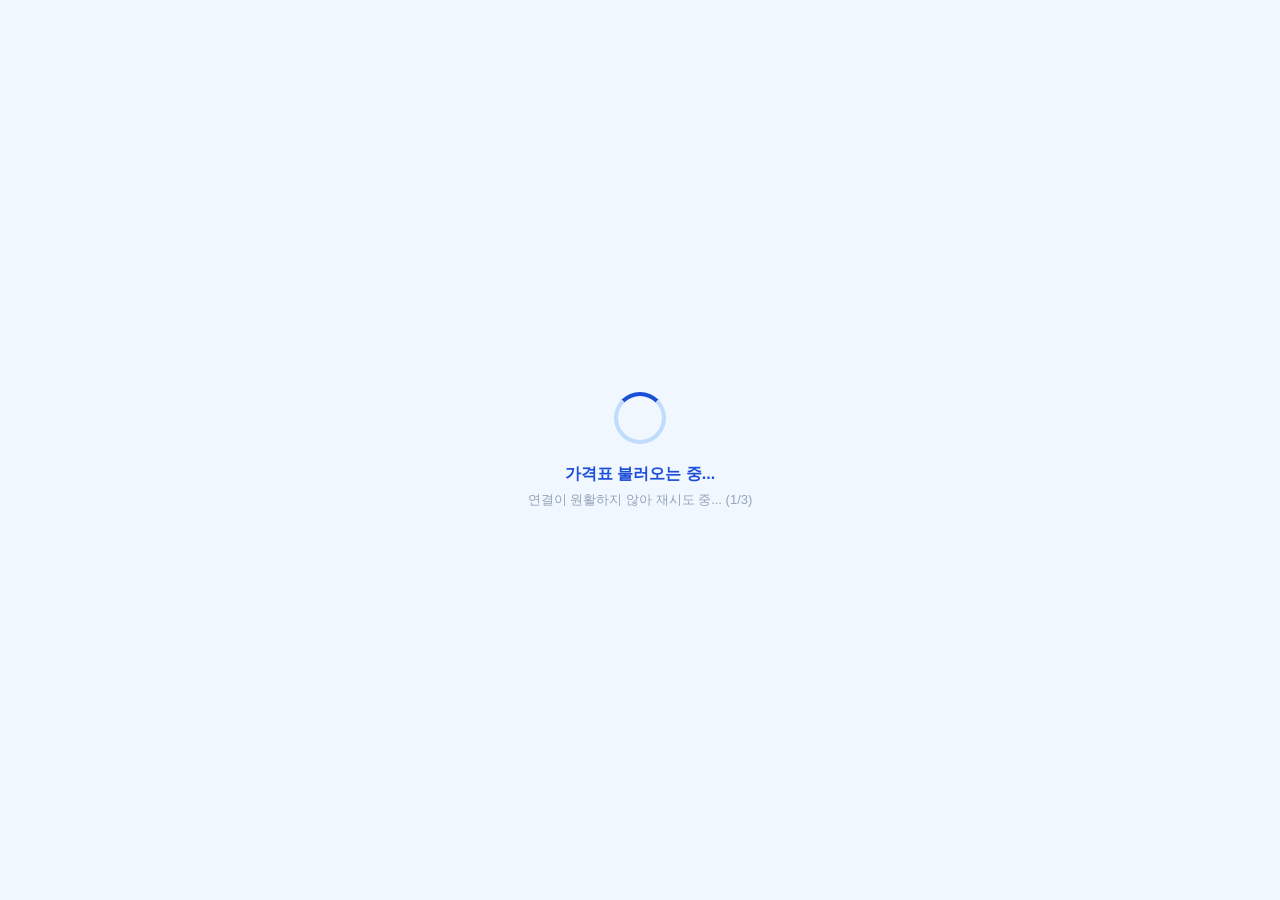
<file: pc.html>
<!DOCTYPE html>
<html lang="ko">
<head>
<meta charset="UTF-8">
<meta name="viewport" content="width=device-width, initial-scale=1.0, viewport-fit=cover">
<meta name="mobile-web-app-capable" content="yes">
<meta name="apple-mobile-web-app-capable" content="yes">
<meta name="apple-mobile-web-app-status-bar-style" content="black-translucent">
<meta name="apple-mobile-web-app-title" content="코웨이 갤러리 전용 견적">
<meta name="theme-color" content="#1d4ed8">
<meta name="format-detection" content="telephone=no">
<title>코웨이 갤러리 전용 견적 계산기 (PC)</title>
<!-- html2canvas + Noto Sans KR: 견적서 생성 시 1회만 로딩 -->
<style>
* { box-sizing:border-box; margin:0; padding:0; }
html { font-size:16px; -webkit-text-size-adjust:100%; text-size-adjust:100%; height:100%; overflow-x:hidden; }
html, body { height:100%; overflow-x:hidden; }
body { font-family:'Apple SD Gothic Neo','Malgun Gothic',sans-serif; background:#f8fafc; min-height:100%; font-size:1rem; -webkit-overflow-scrolling:touch; min-width:320px; }
.wrap { width:100%; max-width:760px; margin:0 auto; padding: max(18px, env(safe-area-inset-top)) 16px 18px; }
input[type=text],input[type=number],select { font-family:inherit; font-size:14px; outline:none; border:2px solid #f1f5f9; border-radius:10px; padding:10px 12px; background:white; width:100%; transition:border-color .2s; }
input:focus,select:focus { border-color:#2563eb; }
.flex { display:flex; gap:10px; }
.card { background:white; border-radius:16px; padding:16px; margin-bottom:12px; box-shadow:0 1px 4px rgba(0,0,0,.06); }
.search-wrap { position:relative; margin-bottom:16px; }
.search-box { background:white; border-radius:16px; display:flex; align-items:center; padding:0 16px; box-shadow:0 1px 4px rgba(0,0,0,.06); border:2px solid transparent; transition:border-color .2s; }
.search-box.active { border-color:#2563eb; }
.search-box .ico { color:#94a3b8; margin-right:10px; font-size:18px; }
.search-box input { flex:1; padding:18px 0; border:none; outline:none; background:transparent; font-family:inherit; font-size:15px; }
.search-box .clr { background:none; border:none; color:#94a3b8; font-size:20px; cursor:pointer; padding:4px; }
.dropdown { position:absolute; top:calc(100% + 6px); left:0; right:0; background:white; border-radius:16px; box-shadow:0 8px 30px rgba(0,0,0,.12); max-height:300px; overflow-y:auto; z-index:40; border:1px solid #f1f5f9; display:none; }
.dropdown.show { display:block; }
.drop-item { width:100%; text-align:left; padding:12px 16px; background:none; border:none; border-bottom:1px solid #f8fafc; cursor:pointer; font-family:inherit; display:block; }
.drop-item:last-child { border-bottom:none; }
.drop-item:active { background:#f0f7ff; }
.drop-item p { margin:0; }
.drop-name { font-weight:700; font-size:13px; color:#1e293b; }
.drop-sub { font-size:11px; color:#94a3b8; margin-top:2px; }
.empty { text-align:center; padding:64px 0; color:#cbd5e1; }
.empty .ico { font-size:52px; margin-bottom:12px; }
.empty .t1 { font-size:15px; font-weight:600; color:#94a3b8; margin-bottom:4px; }
.empty .t2 { font-size:13px; }
.cart-list { background:transparent; overflow:visible; display:flex; flex-direction:column; gap:10px; }
.cart-card { border:1px solid #e2e8f0; border-radius:14px; box-shadow:0 1px 4px rgba(0,0,0,.05); overflow:visible; position:relative; }
.cart-head { padding:14px; display:flex; align-items:flex-start; justify-content:space-between; }
.cart-tags { display:flex; gap:5px; flex-wrap:wrap; margin-bottom:6px; }
.tag { font-size:10px; font-weight:700; padding:2px 8px; border-radius:10px; }
.tag-blue { background:#eff6ff; color:#2563eb; }
.tag-purple { background:#faf5ff; color:#7c3aed; }
.tag-orange { background:#fff7ed; color:#ea580c; }
.tag-green { background:#f0fdf4; color:#16a34a; }
.tag-gray { background:#f1f5f9; color:#64748b; }
.tag-violet { background:#fdf4ff; color:#7c3aed; }
.cart-name { font-weight:700; font-size:15px; color:#1e293b; line-height:1.3; }
.cart-sub { font-size:11px; color:#94a3b8; margin-top:3px; }
.cart-btns { display:flex; gap:2px; flex-shrink:0; }
.icon-btn { background:none; border:none; cursor:pointer; padding:4px 6px; font-size:16px; color:#94a3b8; }
.cart-body { padding:0 14px 14px; border-top:1px solid #f8fafc; }
.sec-label { font-size:10px; font-weight:700; color:#94a3b8; letter-spacing:.08em; margin:12px 0 8px; display:block; }
.pill-group { display:flex; flex-wrap:wrap; gap:6px; margin-bottom:8px; }
.box-grid { display:flex; gap:3px; margin-bottom:0; }
.box-item { flex:1; min-width:0; border:1.5px solid #e2e8f0; border-radius:9px; padding:5px 6px; cursor:pointer; background:#f8fafc; transition:.12s; }
.box-item.filled { border-color:#93c5fd; background:#eff6ff; }
.box-item.open { border-color:#2563eb; background:#eff6ff; }
.box-item.disabled { opacity:.4; cursor:default; pointer-events:none; }
.box-label { font-size:8px; font-weight:700; color:#94a3b8; letter-spacing:.02em; margin-bottom:2px; white-space:nowrap; overflow:hidden; text-overflow:ellipsis; }
.box-value { font-size:11px; font-weight:700; color:#1e293b; white-space:nowrap; overflow:hidden; text-overflow:ellipsis; }
.box-panel { background:#fff; border:1px solid #e2e8f0; border-radius:10px; padding:10px 12px; margin-bottom:10px; }
.pill { padding:7px 14px; border-radius:20px; border:2px solid #e2e8f0; background:white; color:#6b7280; font-weight:600; font-size:12px; cursor:pointer; font-family:inherit; transition:all .15s; }
.pill.active { border-color:#1D4ED8; background:#1D4ED8; color:white; }
.pill.sm { padding:5px 10px; font-size:11px; }
.check-row { display:flex; align-items:center; gap:8px; cursor:pointer; }
.check-row input[type=checkbox] { width:16px; height:16px; accent-color:#2563eb; cursor:pointer; }
.check-row span { font-size:12px; color:#374151; font-weight:600; }
.hanval-period { background:#fff7ed; border-radius:10px; padding:10px 12px; margin-top:8px; margin-bottom:4px; }
.hanval-period .pl { font-size:11px; color:#15803D; font-weight:700; margin-bottom:8px; }
.hanval-period .pill { border-color:#86efac; color:#15803D; font-size:11px; padding:5px 10px; }
.hanval-period .pill.active { background:#15803D; border-color:#15803D; color:white; }
.result-box { background:#f8fafc; border-radius:12px; padding:12px; margin-top:8px; }
.res-row { display:flex; justify-content:space-between; align-items:center; font-size:12px; color:#94a3b8; margin-bottom:6px; }
.disc-badge { font-size:10px; font-weight:700; padding:2px 7px; border-radius:8px; background:#ECFDF5; color:#15803D; margin-left:6px; }
.res-main { display:flex; justify-content:space-between; font-size:15px; font-weight:800; color:#0F172A; margin-bottom:4px; }
.res-sub { display:flex; justify-content:space-between; font-size:11px; color:#94a3b8; margin-bottom:2px; padding-left:8px; }
.res-total { display:flex; justify-content:space-between; font-size:12px; color:#64748b; }
.res-total span:last-child { font-weight:700; color:#334155; }
.res-sunap { border-top:1px dashed #e2e8f0; margin-top:10px; padding-top:10px; }
.res-sunap-main { display:flex; justify-content:space-between; font-size:14px; font-weight:800; color:#15803D; }
.res-sunap-sub { font-size:11px; color:#94a3b8; margin-top:3px; }
.res-sunap-after { display:flex; justify-content:space-between; font-size:12px; color:#64748b; margin-top:4px; }
.s2-box { background:#eff6ff; border-radius:12px; padding:12px; margin-bottom:8px; }
.s2-box .s2-title { font-size:11px; font-weight:700; color:#2563eb; margin-bottom:8px; }
.s2-box select { font-size:12px; border:1px solid #bfdbfe; border-radius:8px; padding:8px 10px; margin-bottom:6px; }
.s2-inline { display:flex; align-items:center; gap:8px; flex-wrap:wrap; }
.s2-inline input[type=number] { width:60px; border:1px solid #bfdbfe; border-radius:6px; padding:4px 8px; font-size:12px; text-align:center; }
.s2-inline span { font-size:11px; color:#3b82f6; }
.s2-inline label { display:flex; align-items:center; gap:4px; cursor:pointer; margin-left:auto; font-size:11px; color:#3b82f6; }
.total-bar { background:#0F172A; border-radius:16px; padding:18px; color:white; margin-bottom:12px; }
.total-bar .tl { font-weight:700; font-size:12px; opacity:.7; letter-spacing:.05em; margin-bottom:12px; }
.total-bar .tr { display:flex; justify-content:space-between; align-items:center; margin-bottom:6px; }
.total-bar .tr:last-child { margin-bottom:0; }
.total-bar .tr span { font-size:14px; opacity:.85; }
.total-bar .tr strong { font-size:20px; }
.total-bar .tr2 strong { font-size:15px; }
.snote { font-size:11px; opacity:.8; margin:3px 0 6px; padding-left:2px; line-height:1.5; }
.btn-quote { width:100%; background:linear-gradient(135deg,#ea580c,#f97316); color:white; border:none; padding:18px; border-radius:16px; font-weight:800; font-size:16px; cursor:pointer; box-shadow:0 4px 14px rgba(234,88,12,.3); margin-bottom:20px; font-family:inherit; }
.btn-quote:active { transform:scale(.98); }
.modal-bg { position:fixed; top:0; left:0; right:0; bottom:0; width:100%; height:100%; background:rgba(0,0,0,.55); z-index:60; align-items:center; justify-content:center; display:none; padding:16px; }
.modal-bg.show { display:flex; }
.modal-sheet { background:white; width:100%; max-width:420px; border-radius:20px; padding:20px 20px 24px; max-height:85vh; max-height:85dvh; overflow-y:auto; -webkit-overflow-scrolling:touch; }
.modal-handle { width:40px; height:4px; background:#e2e8f0; border-radius:4px; margin:0 auto 16px; }
.modal-tag { font-size:11px; font-weight:700; color:#3b82f6; margin-bottom:4px; }
.modal-title { font-size:18px; font-weight:800; color:#1e293b; margin-bottom:2px; }
.modal-sub { font-size:13px; color:#94a3b8; margin-bottom:20px; }
.method-info { background:#f0fdf4; border-radius:10px; padding:10px 14px; margin-bottom:16px; }
.method-info span { font-size:12px; color:#16a34a; font-weight:600; }
.price-preview { background:#eff6ff; border-radius:12px; padding:14px; margin-bottom:20px; }
.price-row { display:flex; justify-content:space-between; align-items:center; font-size:13px; margin-bottom:6px; }
.price-row:last-child { margin-bottom:0; }
.promo { color:#ea580c; font-weight:800; font-size:14px; }
.btn-add { width:100%; background:#1D4ED8; color:white; border:none; padding:18px; border-radius:16px; font-weight:800; font-size:16px; cursor:pointer; font-family:inherit; }
.quote-modal { position:fixed; top:0; left:0; right:0; bottom:0; width:100%; height:100%; background:rgba(0,0,0,.7); z-index:100; align-items:flex-end; justify-content:center; padding:0; display:none; }
.quote-modal.show { display:flex; }
.quote-inner { background:white; border-radius:20px 20px 0 0; overflow:hidden; width:100%; max-width:760px; max-height:92vh; max-height:92dvh; display:flex; flex-direction:column; }
.quote-head { padding:16px 20px; border-bottom:1px solid #f1f5f9; display:flex; justify-content:space-between; align-items:center; }
.quote-head strong { font-size:15px; }
.quote-head button { background:none; border:none; font-size:24px; color:#94a3b8; cursor:pointer; line-height:1; }
.quote-scroll { overflow-y:auto; flex:1; }
.quote-foot { padding:14px 16px; border-top:1px solid #f1f5f9; }
.btn-save { width:100%; background:#1D4ED8; color:white; border:none; padding:16px; border-radius:12px; font-weight:800; font-size:15px; cursor:pointer; font-family:inherit; }
.btn-save:disabled { background:#94a3b8; cursor:not-allowed; }
.save-hint { text-align:center; font-size:11px; color:#94a3b8; margin-top:8px; }
#quoteDoc { width:100%; background:white; padding:20px; font-family:'Apple SD Gothic Neo','Malgun Gothic',sans-serif; }
#imgOverlay img { -webkit-touch-callout:default !important; -webkit-user-select:none; pointer-events:auto; }
.q-hdr { border-bottom:3px solid #2563eb; padding-bottom:16px; margin-bottom:20px; display:flex; justify-content:space-between; align-items:flex-end; }
.q-hdr h1 { color:#2563eb; font-size:22px; font-weight:900; margin:0; }
.q-hdr p { color:#94a3b8; font-size:12px; margin:4px 0 0; }
.q-badge { background:#15803D; color:white; font-size:10px; font-weight:700; padding:4px 10px; border-radius:20px; }
.q-info { background:#f0f7ff; border-radius:10px; padding:12px; margin-bottom:16px; }
.q-info p { margin:2px 0; font-size:13px; }
.q-item { border:1px solid #e2e8f0; border-radius:10px; padding:14px; margin-bottom:10px; }
.q-ihead { display:flex; justify-content:space-between; align-items:flex-start; margin-bottom:8px; }
.q-iname { font-weight:700; font-size:13px; color:#1e293b; }
.q-isub { color:#94a3b8; font-size:11px; margin-top:3px; }
.q-ibadge { font-size:10px; font-weight:600; background:#fef3c7; color:#b45309; padding:2px 8px; border-radius:10px; white-space:nowrap; margin-left:6px; flex-shrink:0; }
.q-row { display:flex; justify-content:space-between; font-size:12px; color:#64748b; margin-bottom:3px; }
.q-row.main { font-size:13px; font-weight:700; color:#2563eb; }
.q-sunap { border-top:1px dashed #e2e8f0; margin-top:8px; padding-top:8px; display:flex; justify-content:space-between; font-size:12px; color:#ea580c; font-weight:700; }
.q-total { background:#0F172A; border-radius:12px; padding:16px; color:white; }
.q-total .t { font-weight:700; font-size:12px; margin-bottom:10px; opacity:.7; }
.q-total .r { display:flex; justify-content:space-between; margin-bottom:6px; }
.q-total .r:last-child { margin-bottom:0; }
.q-total .r span { font-size:13px; opacity:.85; }
.q-total .r strong { font-size:17px; }
.q-total .r2 strong { font-size:14px; }
.q-note { text-align:center; color:#cbd5e1; font-size:10px; margin-top:14px; }
.q-snote { font-size:11px; color:#64748b; margin-top:6px; padding-left:2px; }
#loadingScreen { position:fixed; top:0; left:0; right:0; bottom:0; width:100%; height:100%; background:#f0f7ff; display:flex; flex-direction:column; align-items:center; justify-content:center; z-index:200; }
.spinner { width:52px; height:52px; border:4px solid #bfdbfe; border-top:4px solid #1d4ed8; border-radius:50%; animation:spin 1s linear infinite; margin-bottom:20px; }
@keyframes spin { to { transform:rotate(360deg); } }
#loadingScreen p { color:#1d4ed8; font-weight:700; font-size:16px; margin-bottom:6px; }
#loadingScreen small { color:#94a3b8; font-size:13px; }
.cm-hdr { border-bottom:3px solid #7c3aed; padding-bottom:12px; margin-bottom:14px; display:flex; justify-content:space-between; align-items:flex-end; }
.cm-hdr h1 { color:#7c3aed; font-size:19px; font-weight:900; margin:0; }
.cm-hdr p { color:#94a3b8; font-size:11px; margin:3px 0 0; }
.cm-badge { background:#7c3aed; color:white; font-size:10px; font-weight:700; padding:4px 10px; border-radius:20px; }
.cm-info { background:#f5f3ff; border-radius:8px; padding:10px 12px; margin-bottom:12px; }
.cm-info p { margin:2px 0; font-size:12px; }
.cm-cols { display:flex; gap:10px; }
.cm-col { flex:1; min-width:0; }
.cm-ch { border-radius:10px; padding:9px 12px; margin-bottom:10px; text-align:center; }
.cm-ch.c1 { background:#eff6ff; } .cm-ch.c2 { background:#fff7ed; }
.cm-ct { font-size:13px; font-weight:800; margin:0; }
.cm-ch.c1 .cm-ct { color:#2563eb; } .cm-ch.c2 .cm-ct { color:#ea580c; }
.cm-item { border:1px solid #e2e8f0; border-radius:8px; padding:10px; margin-bottom:8px; }
.cm-n { font-weight:700; font-size:11px; color:#1e293b; margin-bottom:3px; }
.cm-s { font-size:10px; color:#94a3b8; margin-bottom:5px; }
.cm-r { display:flex; justify-content:space-between; font-size:11px; color:#64748b; margin-bottom:2px; }
.cm-r.m { font-weight:700; color:#2563eb; }
.cm-r.sp { color:#ea580c; font-weight:700; border-top:1px dashed #e2e8f0; margin-top:4px; padding-top:4px; }
.cm-total { border-radius:10px; padding:12px; color:white; margin-top:4px; }
.cm-total.c1 { background:#2563eb; } .cm-total.c2 { background:#ea580c; }
.cm-total .tr { display:flex; justify-content:space-between; align-items:center; margin-bottom:5px; }
.cm-total .tr:last-child { margin-bottom:0; }
.cm-total .tr span { font-size:11px; opacity:.85; }
.cm-total .tr strong { font-size:14px; }
.cm-total .tr2 strong { font-size:12px; }
.cm-win { display:block; background:rgba(255,255,255,.25); border-radius:6px; padding:2px 8px; font-size:10px; font-weight:700; text-align:center; margin-bottom:7px; }
.cm-sn { font-size:10px; margin-top:3px; opacity:.8; }
.cm-note { text-align:center; color:#cbd5e1; font-size:10px; margin-top:12px; }
.kor-item { background:#ECFDF5; border:1.5px solid #86EFAC; border-radius:10px; padding:12px; margin-top:0; }
.kor-item-hdr { display:flex; align-items:center; justify-content:space-between; }
.kor-label { font-size:14px; font-weight:900; color:#15803D; letter-spacing:-.01em; }
.kor-tgl { position:relative; width:40px; height:22px; cursor:pointer; flex-shrink:0; }
.kor-tgl input { opacity:0; width:0; height:0; position:absolute; }
.kor-sl { position:absolute; inset:0; background:#bae6fd; border-radius:22px; transition:.2s; pointer-events:none; }
.kor-sl:before { content:''; position:absolute; width:16px; height:16px; left:3px; top:3px; background:white; border-radius:50%; transition:.2s; }
.kor-tgl input:checked ~ .kor-sl { background:#0ea5e9; }
.kor-tgl input:checked ~ .kor-sl:before { transform:translateX(18px); }
.kor-fields { display:flex; gap:6px; flex-wrap:wrap; margin:8px 0; }
.kor-fw { flex:1; min-width:70px; }
.kor-fw p { font-size:9px; color:#0369a1; font-weight:700; margin-bottom:2px; }
.kor-fw select,.kor-fw input { border:1.5px solid #bae6fd; border-radius:8px; padding:6px 8px; font-size:11px; font-family:inherit; background:white; color:#0c4a6e; font-weight:600; width:100%; outline:none; }
.kor-calc { background:white; border-radius:8px; padding:8px 10px; }
.kor-cr { display:flex; justify-content:space-between; font-size:11px; color:#0c4a6e; margin-bottom:3px; }
.kor-cr.main { font-weight:800; color:#0369a1; font-size:12px; border-top:1px dashed #bae6fd; margin-top:5px; padding-top:5px; }
.kor-cr.red { color:#dc2626; font-weight:700; }
.kor-cr.grn { color:#16a34a; font-weight:700; }
</style>
</head>
<body>

<div id="loadingScreen">
  <div class="spinner"></div>
  <p>가격표 불러오는 중...</p>
  <small>구글 시트 연결 중</small>
</div>

<div id="app" style="display:none">
  <div class="modal-bg" id="searchModal">
    <div class="modal-sheet" onclick="event.stopPropagation()" style="padding-top:12px">
      <div style="display:flex;align-items:center;margin-bottom:12px">
        <p class="modal-title" style="margin:0;flex:1">제품 검색</p>
        <button class="icon-btn" style="font-size:18px;color:#94a3b8" onclick="closeSearchModal()">&#10005;</button>
      </div>
      <div class="search-wrap" style="margin-bottom:0">
        <div class="search-box" id="searchBox">
          <span class="ico">&#128269;</span>
          <input type="text" id="searchInput" placeholder="제품명 또는 모델명 검색...">
          <button class="clr" id="clearBtn" style="display:none" onclick="clearSearch()">&#10005;</button>
        </div>
        <div class="dropdown" id="dropdown" style="position:static;box-shadow:none;border:none;max-height:50vh;margin-top:8px"></div>
      </div>
    </div>
  </div>
  <div class="main-tabbar" style="max-width:760px;margin:0 auto;padding:max(14px, env(safe-area-inset-top)) 16px 0;display:flex;gap:6px">
    <button type="button" id="mtabEstimate" onclick="switchMainTab('estimate')" style="flex:1;border:none;padding:11px 4px;border-radius:10px;font-size:13.5px;font-weight:700;cursor:pointer;font-family:inherit;background:#2563eb;color:#fff">📄 견적서</button>
    <button type="button" id="mtabCard" onclick="switchMainTab('card')" style="flex:1;border:none;padding:11px 4px;border-radius:10px;font-size:13.5px;font-weight:700;cursor:pointer;font-family:inherit;background:#f1f5f9;color:#64748b">💳 제휴카드</button>
    <button type="button" id="mtabNotice" onclick="switchMainTab('notice')" style="flex:1;border:none;padding:11px 4px;border-radius:10px;font-size:13.5px;font-weight:700;cursor:pointer;font-family:inherit;background:#f1f5f9;color:#64748b">📢 고객 안내문</button>
  </div>

  <div class="wrap" id="tabPanelEstimate">
    <div class="empty" id="emptyMsg">
      <div onclick="openSearchModal()" style="display:flex;align-items:center;gap:8px;background:#eff6ff;border:1.5px dashed #93c5fd;border-radius:12px;padding:12px 16px;cursor:pointer;margin-bottom:6px">
        <span style="font-size:18px;flex-shrink:0">🔍</span>
        <span style="font-size:13px;font-weight:700;color:#2563eb">제품 선택</span>
        <span style="font-size:11px;color:#94a3b8;margin-left:2px">— 탭하여 검색하세요</span>
      </div>
      <p class="t2" style="text-align:center;margin-top:4px">제품 검색 후 견적에 담아보세요</p>
    </div>
    <div id="noDataMsg" style="display:none;background:#fef2f2;border:1px solid #fecaca;border-radius:10px;padding:14px;margin-bottom:12px;font-size:12px;color:#b91c1c;line-height:1.6">
      제품 데이터를 불러왔지만 0건입니다.<br>
      연결된 구글 시트에 <strong>"제품DB"</strong> 라는 이름의 시트가 있는지, 3행이 헤더이고 4행부터 데이터가 있는지 확인해주세요.
    </div>
    <div id="bulkBar" style="display:none;align-items:center;gap:6px;background:#0F172A;color:#fff;border-radius:12px;padding:10px 14px;margin-bottom:10px;font-size:12px">
      <span style="font-size:12px;opacity:.7;margin-right:4px"><strong id="bulkCnt">0</strong>건</span>
      <div style="display:flex;gap:6px;flex:1">
        <button onclick="openBulkChangeModal()" style="flex:1;background:#1E40AF;color:#fff;border:none;border-radius:8px;padding:7px 2px;font-size:11px;font-weight:700;cursor:pointer;font-family:inherit;white-space:nowrap">✎ 일괄변경</button>
        <button onclick="copySelectedItems()" style="flex:1;background:#334155;color:#fff;border:none;border-radius:8px;padding:7px 2px;font-size:11px;font-weight:700;cursor:pointer;font-family:inherit;white-space:nowrap">⧉ 복사</button>
        <button onclick="addToQuoteBasket()" style="flex:1;background:#15803D;color:#fff;border:none;border-radius:8px;padding:7px 2px;font-size:11px;font-weight:700;cursor:pointer;font-family:inherit;white-space:nowrap">📌 견적담기</button>
        <button onclick="openQuoteInfoModal('selected')" style="flex:1;background:#B45309;color:#fff;border:none;border-radius:8px;padding:7px 2px;font-size:11px;font-weight:700;cursor:pointer;font-family:inherit;white-space:nowrap">📄 견적서</button>
      </div>
    </div>

    <div class="modal-bg" id="updateConfirmModal">
      <div class="modal-sheet" onclick="event.stopPropagation()" style="max-width:340px;padding:24px 20px">
        <div style="text-align:center;margin-bottom:16px">
          <div style="font-size:28px;margin-bottom:8px">🔄</div>
          <p style="font-size:15px;font-weight:800;color:#0F172A;margin-bottom:8px">데이터 업데이트</p>
          <p style="font-size:12px;color:#64748b;line-height:1.6">금액 변동이나 제품 추가 사항을<br>반영하기 위한 기능입니다.</p>
        </div>
        <div style="display:flex;gap:8px;margin-top:20px">
          <button onclick="closeUpdateConfirm()" style="flex:1;background:#f1f5f9;color:#64748b;border:none;padding:12px;border-radius:10px;font-weight:700;font-size:13px;cursor:pointer;font-family:inherit">취소</button>
          <button onclick="doUpdate()" style="flex:2;background:#1D4ED8;color:white;border:none;padding:12px;border-radius:10px;font-weight:800;font-size:13px;cursor:pointer;font-family:inherit">확인 →</button>
        </div>
      </div>
    </div>
    <div class="modal-bg" id="bulkChangeModal">
      <div class="modal-sheet" onclick="event.stopPropagation()" style="max-width:360px;padding-top:20px">
        <div style="display:flex;align-items:center;margin-bottom:16px">
          <p class="modal-title" style="margin:0;flex:1">일괄 조건 변경</p>
          <button class="icon-btn" style="font-size:18px;color:#94a3b8" onclick="closeBulkChangeModal()">&#10005;</button>
        </div>
        <p style="font-size:12px;color:#94a3b8;margin-bottom:14px"><strong id="bulkCntModal">0</strong>건 선택됨 — 변경할 조건을 선택하세요</p>
        <p class="sec-label">항목 선택</p>
        <select id="bulkField" onchange="onBulkFieldChange()" style="width:100%;padding:9px 10px;border:1.5px solid #e2e8f0;border-radius:10px;font-size:13px;font-family:inherit;background:#f8fafc;margin-bottom:12px">
          <option value="method">구매방법</option>
          <option value="term">약정기간</option>
          <option value="mgmt">관리방법</option>
          <option value="disc">할인</option>
          <option value="half">반값 (-50%)</option>
          <option value="manwon">1만원 청구</option>
        </select>
        <p class="sec-label">변경 값</p>
        <select id="bulkVal" onchange="toggleBulkHalfMonthsWrap()" style="width:100%;padding:9px 10px;border:1.5px solid #e2e8f0;border-radius:10px;font-size:13px;font-family:inherit;background:#f8fafc;margin-bottom:12px"></select>
        <div id="bulkHalfMonthsWrap" style="display:none;margin-bottom:20px">
          <p class="sec-label" id="bulkHalfMonthsLabel">반값 적용 기간 (개월, 0=전기간)</p>
          <input type="number" id="bulkHalfMonths" min="0" value="0" style="width:100%;padding:9px 10px;border:1.5px solid #e2e8f0;border-radius:10px;font-size:13px;font-family:inherit;background:#f8fafc">
          <p style="font-size:11px;color:#94a3b8;margin-top:4px">* 약정기간을 초과하는 값은 각 항목의 약정년 한도로 자동 조정됩니다</p>
        </div>
        <div style="display:flex;gap:8px">
          <button onclick="closeBulkChangeModal()" style="flex:1;background:#f1f5f9;color:#64748b;border:none;padding:12px;border-radius:10px;font-weight:700;font-size:13px;cursor:pointer;font-family:inherit">취소</button>
          <button onclick="applyBulk();closeBulkChangeModal()" style="flex:2;background:#1D4ED8;color:white;border:none;padding:12px;border-radius:10px;font-weight:800;font-size:13px;cursor:pointer;font-family:inherit">적용 &#8594;</button>
        </div>
      </div>
    </div>
    <div id="masterCheckBar" style="display:none;align-items:center;gap:8px;padding:6px 4px;margin-bottom:4px">
      <input type="checkbox" id="masterChk" onchange="toggleAllCart(this.checked)" style="width:16px;height:16px;accent-color:#2563eb;cursor:pointer;flex-shrink:0">
      <label for="masterChk" style="font-size:12px;font-weight:600;color:#64748b;cursor:pointer" id="masterChkLabel">전체 선택</label>
      <span style="font-size:11px;color:#94a3b8;margin-left:auto" id="masterChkCount"></span>
    </div>
    <div id="cartArea"></div>
    <div id="actionBtns" style="display:none"></div>
    <button id="updateBtn" onclick="openUpdateConfirm()" style="display:none;width:100%;background:#f8fafc;border:1.5px solid #e2e8f0;border-radius:10px;padding:10px;font-size:12px;font-weight:600;color:#64748b;cursor:pointer;font-family:inherit;margin-top:6px">🔄 데이터 업데이트</button>
    <div id="totalBar" style="display:none"></div>
    <div id="quoteBasketBar" style="display:none;flex-direction:column;background:#ECFDF5;border:1.5px solid #86EFAC;border-radius:10px;padding:10px 14px;margin-bottom:8px">
      <div style="display:flex;align-items:center;justify-content:space-between">
        <div style="display:flex;align-items:center;gap:8px;cursor:pointer" onclick="toggleBasketList()">
          <span style="font-size:15px">📌</span>
          <span style="font-size:13px;font-weight:700;color:#15803D">견적 담기 <strong id="quoteBasketCnt">0</strong>건</span>
          <span id="basketToggleIcon" style="font-size:10px;color:#15803D">▼</span>
        </div>
        <div style="display:flex;gap:6px">
          <button onclick="clearQuoteBasket()" style="background:none;border:1px solid #86EFAC;border-radius:6px;padding:5px 10px;font-size:11px;color:#15803D;cursor:pointer;font-family:inherit;white-space:nowrap">비우기</button>
          <button onclick="openQuoteInfoModal('basket')" style="background:#15803D;color:#fff;border:none;border-radius:6px;padding:5px 12px;font-size:12px;font-weight:700;cursor:pointer;font-family:inherit;white-space:nowrap">견적서 →</button>
        </div>
      </div>
      <div id="basketList" style="display:none;margin-top:8px;border-top:1px solid #86EFAC;padding-top:8px"></div>
      <div id="basketTotalBar" style="display:none;margin-top:8px;border-top:1px solid #86EFAC;padding-top:8px"></div>
    </div>
  </div>

  <div class="wrap" id="tabPanelCard" style="display:none">
    <div style="display:flex;align-items:center;gap:8px;margin-bottom:14px">
      <label style="font-size:12px;font-weight:700;color:#334155;white-space:nowrap">카드 선택</label>
      <select id="cardSelect" onchange="cardOnSelectChange(this.value)" style="flex:1;padding:9px 10px;border-radius:10px;border:1.5px solid #e2e8f0;font-size:13px;font-weight:600;font-family:inherit;background:#fff"></select>
    </div>
    <div id="cardNoDataMsg" style="display:none;background:#fef2f2;border:1px solid #fecaca;border-radius:10px;padding:14px;margin-bottom:12px;font-size:12px;color:#b91c1c;line-height:1.6">
      제휴카드 데이터가 없습니다. 구글 시트의 "제휴카드_기본" 탭을 확인해주세요.
    </div>
    <div style="display:flex;gap:6px;background:#f1f5f9;border-radius:10px;padding:4px;margin-bottom:14px">
      <button type="button" id="ctabAgent" onclick="switchCardTab('agent')" style="flex:1;border:none;padding:9px 4px;border-radius:8px;font-size:12.5px;font-weight:700;cursor:pointer;font-family:inherit;background:#2563eb;color:#fff">상담원용 상세보기</button>
      <button type="button" id="ctabCustomer" onclick="switchCardTab('customer')" style="flex:1;border:none;padding:9px 4px;border-radius:8px;font-size:12.5px;font-weight:700;cursor:pointer;font-family:inherit;background:transparent;color:#64748b">고객 발송 카드</button>
    </div>
    <div id="cardMain"></div>
  </div>

  <div class="wrap" id="tabPanelNotice" style="display:none">
    <div id="noticeMain"></div>
  </div>
</div>

<div class="modal-bg" id="quoteInfoModal">
  <div class="modal-sheet" onclick="event.stopPropagation()" style="max-width:380px;padding-top:20px">
    <p class="modal-title" id="quoteInfoTitle" style="margin-bottom:14px">견적서 정보</p>
    <div style="display:flex;gap:6px;background:#f1f5f9;border-radius:10px;padding:4px;margin-bottom:16px">
      <button type="button" id="fmtBtnNormal" onclick="setQuoteFormat('normal')" style="flex:1;border:none;padding:9px 4px;border-radius:8px;font-size:12.5px;font-weight:700;cursor:pointer;font-family:inherit;background:#2563eb;color:#fff">&#128196; 일반 견적</button>
      <button type="button" id="fmtBtnStory" onclick="setQuoteFormat('story')" style="flex:1;border:none;padding:9px 4px;border-radius:8px;font-size:12.5px;font-weight:700;cursor:pointer;font-family:inherit;background:transparent;color:#64748b">&#9998;&#65039; 스토리텔링형 견적</button>
    </div>
    <div id="normalFormatOpts">
      <p style="font-size:11px;font-weight:700;color:#94a3b8;margin-bottom:6px">금액 표기</p>
      <label class="check-row" style="margin-bottom:6px">
        <input type="checkbox" id="quoteIlsiblToggle" style="accent-color:#2563eb;width:16px;height:16px"> <span>&#128179; 견적서에 일시불 비교 포함</span>
      </label>
      <label class="check-row" id="quoteIlsiblDiscRow" style="margin-bottom:6px">
        <input type="checkbox" id="quoteIlsiblDiscToggle" checked style="accent-color:#2563eb;width:16px;height:16px"> <span>&#127991;&#65039; 일시불 비교에 -10% 할인 반영</span>
      </label>
      <label class="check-row" id="quoteMemberRow" style="margin-bottom:6px">
        <input type="checkbox" id="quoteMemberToggle" checked style="accent-color:#2563eb;width:16px;height:16px"> <span>&#127974; 일시불 비교에 멤버십 비용 포함</span>
      </label>
      <label class="check-row" style="margin-bottom:6px">
        <input type="checkbox" id="quoteTotalToggle" style="accent-color:#2563eb;width:16px;height:16px"> <span>&#128176; 렌탈 기간 중 총 납입금액 표시</span>
      </label>
      <label class="check-row" style="margin-bottom:6px">
        <input type="checkbox" id="quoteSavingToggle" style="accent-color:#2563eb;width:16px;height:16px"> <span>&#128184; 정상가 대비 절감 금액 표시</span>
      </label>
      <label class="check-row" style="margin-bottom:6px">
        <input type="checkbox" id="quoteCardToggle" onchange="toggleQuoteCardAmountWrap()" style="accent-color:#2563eb;width:16px;height:16px"> <span>&#128179; 제휴카드 청구할인 반영</span>
      </label>
      <div id="quoteCardAmountWrap" style="display:none;margin:-2px 0 10px 26px">
        <input type="number" id="quoteCardAmount" min="0" step="1000" placeholder="월 청구할인 금액 (원)" style="width:100%;padding:8px 10px;border:1.5px solid #e2e8f0;border-radius:8px;font-size:12.5px;font-family:inherit;background:#f8fafc">
        <p style="font-size:10.5px;color:#94a3b8;margin-top:4px">제휴카드 탭에서 카드별 청구할인 구간을 확인 후 입력하세요</p>
      </div>
      <label class="check-row" style="margin-bottom:14px">
        <input type="checkbox" id="quoteTimelineToggle" checked style="accent-color:#2563eb;width:16px;height:16px"> <span>&#128197; 납부 타임라인 표시 (할인구간 여러 개일 때)</span>
      </label>
      <p style="font-size:11px;font-weight:700;color:#94a3b8;margin-bottom:6px">표기 옵션</p>
      <label class="check-row" style="margin-bottom:6px">
        <input type="checkbox" id="quoteContractToggle" checked style="accent-color:#2563eb;width:16px;height:16px"> <span>&#128203; 품목별 계약상세 표시 (모델명 아래)</span>
      </label>
      <label class="check-row" style="margin-bottom:6px">
        <input type="checkbox" id="quoteNotesToggle" checked style="accent-color:#2563eb;width:16px;height:16px"> <span>&#128221; 추가정보 섹션 포함</span>
      </label>
      <label class="check-row" style="margin-bottom:14px">
        <input type="checkbox" id="quoteSalespersonToggle" checked style="accent-color:#2563eb;width:16px;height:16px"> <span>&#128100; 담당자정보 섹션 포함</span>
      </label>
    </div>
    <div id="storyFormatOpts" style="display:none;margin-bottom:14px">
      <p style="font-size:11.5px;color:#94a3b8;margin-bottom:12px;line-height:1.6">고객님께 편지처럼 전하는 안내서 스타일입니다. 제품 소개 · 약정 안내 · 관리방법 · 사은품 · 이용요금을 이야기 형식으로 담아드려요.</p>
      <p style="font-size:11px;font-weight:700;color:#64748b;margin-bottom:6px">고객 구분</p>
      <div style="display:flex;gap:6px;background:#f1f5f9;border-radius:10px;padding:4px;margin-bottom:10px">
        <button type="button" id="custBtnQuote" onclick="setStoryCustomerType('quote')" style="flex:1;border:none;padding:8px 4px;border-radius:8px;font-size:12px;font-weight:700;cursor:pointer;font-family:inherit;background:#2563eb;color:#fff">견적 고객</button>
        <button type="button" id="custBtnOrder" onclick="setStoryCustomerType('order')" style="flex:1;border:none;padding:8px 4px;border-radius:8px;font-size:12px;font-weight:700;cursor:pointer;font-family:inherit;background:transparent;color:#64748b">주문 고객</button>
      </div>
      <p id="quoteCustHint" style="font-size:11px;color:#94a3b8;margin-bottom:4px;line-height:1.5">견적일 기준 약 1주일 후를 참고용 설치 예정일로 안내합니다.</p>
      <div id="orderInstallDateWrap" style="display:none">
        <p style="font-size:11px;font-weight:700;color:#64748b;margin-bottom:6px">정확한 설치일</p>
        <input type="date" id="storyInstallDate" style="width:100%;font-size:13px;padding:9px 11px;border:1.5px solid #e2e8f0;border-radius:10px;font-family:inherit;outline:none;background:#f8fafc">
      </div>
      <p style="font-size:11px;font-weight:700;color:#64748b;margin-top:14px;margin-bottom:6px">섹션 표시</p>
      <label class="check-row" style="margin-bottom:6px">
        <input type="checkbox" id="storyGiftToggle" checked style="accent-color:#2563eb;width:16px;height:16px"> <span>&#127873; 사은품 안내 섹션 포함</span>
      </label>
      <label class="check-row">
        <input type="checkbox" id="storyTotalToggle" checked style="accent-color:#2563eb;width:16px;height:16px"> <span>&#129518; 렌탈 총납입액 표시</span>
      </label>
    </div>
    <div id="quoteAddBasketWrap" style="display:none;margin-bottom:14px">
      <label class="check-row">
        <input type="checkbox" id="quoteAddBasketToggle" style="accent-color:#2563eb;width:16px;height:16px"> <span>&#128204; 담은 견적도 별도로 함께 생성</span>
      </label>
    </div>
    <input type="text" id="customer" placeholder="고객명" style="width:100%;font-size:13px;padding:9px 11px;border:1.5px solid #e2e8f0;border-radius:10px;font-family:inherit;outline:none;background:#f8fafc">
    <input type="text" id="salesperson" placeholder="담당자" style="margin-top:8px;width:100%;font-size:13px;padding:9px 11px;border:1.5px solid #e2e8f0;border-radius:10px;font-family:inherit;outline:none;background:#f8fafc">
    <input type="tel" id="salespersonPhone" placeholder="담당자 연락처 (견적서 하단에 표시, 선택)" style="margin-top:8px;width:100%;font-size:13px;padding:9px 11px;border:1.5px solid #e2e8f0;border-radius:10px;font-family:inherit;outline:none;background:#f8fafc">
    <div style="display:flex;gap:8px;margin-top:16px">
      <button onclick="closeQuoteInfoModal()" style="flex:1;background:#f1f5f9;color:#64748b;border:none;padding:12px;border-radius:10px;font-weight:700;font-size:13px;cursor:pointer;font-family:inherit">취소</button>
      <button onclick="confirmQuoteInfo()" style="flex:2;background:#2563eb;color:white;border:none;padding:12px;border-radius:10px;font-weight:800;font-size:13px;cursor:pointer;font-family:inherit">견적서 생성 &#8594;</button>
    </div>
  </div>
</div>


<div class="quote-modal" id="quoteModal">
  <div class="quote-inner">
    <div class="quote-head">
      <strong>견적서 미리보기</strong>
      <button onclick="closeQuote()">&#10005;</button>
    </div>
    <div id="quoteTabsWrap" style="display:none;gap:6px;background:#f1f5f9;border-radius:10px;padding:4px;margin:12px 16px 0">
      <button type="button" id="qTabMain" onclick="switchQuoteTab('main')" style="flex:1;border:none;padding:8px 4px;border-radius:8px;font-size:12.5px;font-weight:700;cursor:pointer;font-family:inherit;background:#2563eb;color:#fff">현재 견적</button>
      <button type="button" id="qTabBasket" onclick="switchQuoteTab('basket')" style="flex:1;border:none;padding:8px 4px;border-radius:8px;font-size:12.5px;font-weight:700;cursor:pointer;font-family:inherit;background:transparent;color:#64748b">담은 견적</button>
    </div>
    <div class="quote-scroll">
      <img id="quoteImg" style="width:100%;display:block;border-radius:4px" alt="견적서">
    </div>
    <div class="quote-foot">
      <button class="btn-save" id="pdfPrintBtn" onclick="printQuote()" style="background:#059669;margin-bottom:8px">&#128424;&#65039; 바로 인쇄</button>
      <button class="btn-save" id="pdfSaveBtn" onclick="downloadQuotePDF()" style="background:#1D4ED8;margin-bottom:8px">&#128190; 현재 탭만 PDF 저장</button>
      <button class="btn-save" id="pdfSaveBothBtn" onclick="downloadBothQuotesPDF()" style="display:none;background:#7c3aed;margin-bottom:8px">&#128229; 2개 모두 PDF 저장</button>
    </div>
  </div>
</div>

<!-- 이미지 생성 중 전체화면 로딩 -->
<div id="quoteGenOverlay" style="display:none;position:fixed;top:0;left:0;right:0;bottom:0;background:rgba(255,255,255,.96);z-index:300;flex-direction:column;align-items:center;justify-content:center;gap:14px">
  <div class="spinner"></div>
  <p id="overlayMsg" style="color:#1a3470;font-weight:700;font-size:15px">견적서 생성 중...</p>
  <small style="color:#94a3b8;font-size:12px">잠시만 기다려 주세요</small>
</div>

<script>
function quickSearch(q){
  var inp=document.getElementById('searchInput');
  inp.value=q;
  document.getElementById('clearBtn').style.display='block';
  document.getElementById('searchBox').classList.add('active');
  inp.dispatchEvent(new Event('input'));
  inp.focus();
}
var PRODUCTS = [];
var cart = [];
var quoteBasket = [];
var cartSel = {};
var searchTargetIdx = null; // null=신규 추가, 숫자=해당 카트 인덱스의 제품 교체

var SUNAP2 = {};   // 서버에서 로드
var TASAB_COND = {}; // 타사보상 약정별 조건
var MEMBERSHIP_CASH = {}; // 일시불 멤버십 요금 (제품군/기능구조/관리주기별)
var HANVAL_PERIODS = [0, 2, 4, 6, 12, 18, 24];
var JIRO_SURCHARGE = 1000; // 지로납부 가산액 — 시트의 정상가/프로모션가/타사보상렌탈에는 이미 정기결제(자동납부) 할인 1,000원이 반영돼 있어, 지로On이면 이걸 되돌리는 개념. % 할인 스택 적용 전에 base에 더해서, 이후 동시구매/결합 등 % 할인이 겹치면 실제 체감 차액은 1,000원보다 작아짐(고정액 할인 먼저 → % 할인 나중)
var CARDS = []; // 제휴카드 데이터 (서버에서 로드)
var BMP_PAIRINGS = {}; // 모델명별 별매품 옵션 목록 (서버에서 로드, 별매품페어링 시트)

function fixModalHeight() {
  document.documentElement.style.setProperty('--vh', (window.innerHeight * 0.01) + 'px');
}
window.addEventListener('resize', fixModalHeight);
window.addEventListener('orientationchange', function(){ setTimeout(fixModalHeight, 200); });
setTimeout(fixModalHeight, 100);

var GAS_URL = 'https://script.google.com/macros/s/AKfycbw_06KQ9F7v2qibjtlrm6s2qfysb0FSaCEVnijccb3-ANZu7ahER0W245c9lYoZ2UMMSA/exec';
// GAS 웹앱 exec URL은 콜드스타트/재배포 직후 등 Google 쪽 일시적 지연으로 가끔 HTTP 404가 뜨는데,
// 대부분 몇백ms~몇초 뒤 재요청하면 바로 성공함 — 에러 화면을 바로 띄우기 전에 최대 2회 자동 재시도.
var LOAD_DATA_MAX_RETRIES = 3;
function loadAppData(attempt) {
  attempt = attempt || 0;
  if (attempt > 0) {
    var lsSmall = document.querySelector('#loadingScreen small');
    if (lsSmall) lsSmall.textContent = '연결이 원활하지 않아 재시도 중... (' + attempt + '/' + LOAD_DATA_MAX_RETRIES + ')';
  }
  // GAS가 가끔 응답 없이 멈추는 경우(무한 로딩) 대비 — 15초 넘으면 중단하고 아래 catch의 재시도 로직을 탄다
  var _ctl = (typeof AbortController!=='undefined') ? new AbortController() : null;
  var _to = setTimeout(function(){ if(_ctl) _ctl.abort(); }, 15000);
  fetch(GAS_URL + '?action=getData&_ts=' + Date.now(), {method:'GET', mode:'cors', redirect:'follow', cache:'no-store', signal:_ctl?_ctl.signal:undefined})
    .then(function(r){ clearTimeout(_to); if(!r.ok) throw new Error('HTTP '+r.status); return r.json(); })
    .then(function(resp) {
      var rows = resp.products || resp; // 하위 호환: 구 버전은 배열 직접
      PRODUCTS = rows.map(function(r) {
        return { s:r[0], 분류:r[1], 모델명:r[2], 제품명:r[3], 관리방법:r[4], 관리주기:r[5],
                 약정년:r[6], 정상가:r[7], 프로모션:r[8], 재렌탈:r[9], 일시불:r[10],
                 타사보상렌탈:r[11]||0, 타사보상일시불:r[12]||0,
                 프로모션사용:(r[13]||'Y')!=='N', 타사보상사용:(r[14]||'Y')!=='N', 재렌탈사용:(r[15]||'Y')!=='N', 타사보상일시불사용:(r[16]||'Y')!=='N' };
      });
      // 조건 데이터 로드
      var cond = resp.conditions || {};
      if (cond.sunap2) SUNAP2 = cond.sunap2;
      if (cond.tasab)  TASAB_COND = cond.tasab;
      if (cond.korasol) KORASOL = cond.korasol;
      if (cond.membershipCash) MEMBERSHIP_CASH = cond.membershipCash;
      if (cond.cards) CARDS = cond.cards;
      if (cond.bmpPairings) BMP_PAIRINGS = cond.bmpPairings;
      document.getElementById('cardNoDataMsg').style.display = (CARDS.length===0) ? 'block' : 'none';
      _renderCardDropdown();
      document.getElementById('loadingScreen').style.display = 'none';
      document.getElementById('app').style.display = 'block';
      document.getElementById('quoteBasketBar').style.display = 'none';
      document.getElementById('noDataMsg').style.display = (PRODUCTS.length===0) ? 'block' : 'none';
    })
    .catch(function(e) {
      clearTimeout(_to);
      if (attempt < LOAD_DATA_MAX_RETRIES) {
        setTimeout(function(){ loadAppData(attempt + 1); }, 800 * (attempt + 1));
        return;
      }
      var msg = e && e.message ? e.message : String(e);
      var isAbort = (e && e.name==='AbortError') || /abort/i.test(msg);
      var isAuth = !isAbort && /permission|access|author|login|sign|scope/i.test(msg);
      var isId   = /not found|invalid.*id|no.*sheet/i.test(msg);
      var title  = isAbort ? '서버 응답 지연' : isAuth ? '로그인 또는 권한 오류' : isId ? '스프레드시트를 찾을 수 없음' : '데이터 로드 실패';
      var hint   = isAbort
        ? '가격표 서버(Google)가 응답하지 않습니다.<br>잠시 후 "다시 시도"를 눌러 주세요.'
        : isAuth
        ? 'Google 계정으로 로그인되어 있는지 확인하거나<br>관리자에게 접근 권한을 요청하세요.'
        : isId
        ? 'Code.gs의 SPREADSHEET_ID를 확인하세요.'
        : '오류: ' + msg;
      document.querySelector('#loadingScreen p').textContent = title;
      document.querySelector('#loadingScreen small').innerHTML =
        hint + '<br><br><button onclick="location.reload()" style="margin-top:8px;background:#2563eb;color:white;border:none;padding:10px 20px;border-radius:8px;font-size:14px;cursor:pointer">다시 시도</button>';
    });
}
loadAppData();

var KIT_SHEETS = ['정수기','공기청정기','비데'];
function getMgmtLabel(item) {
  var m = item ? (item.관리방법||'') : '';
  if (m.indexOf('서비스프리')>=0) return '서비스프리';
  if (m.indexOf('자가')>=0) return '자가관리';
  if (m==='방문관리'||m==='') return '방문관리';
  return m;
}
function isSelfMgmt(m) { return !!(m&&m.indexOf('자가')>=0); }
function isServiceFree(m) { return !!(m&&m.indexOf('서비스프리')>=0); }
function f10(n) { return Math.floor(n/10)*10; }
function won(n) { return (n||0).toLocaleString('ko-KR')+'원'; }
// 약정년이 1 미만이면(0.25/0.5 등) 개월 단위 약정(단기렌탈 등)을 뜻함 — 표시만 "N개월"로, 내부 계산(약정년*12)은 그대로 둬도 정확함
function yakjLabel(y) { y = Number(y)||0; return y < 1 ? (Math.round(y*12) + '개월') : (y + '년'); }

function sunapBase(n,start,isHanval,halfM,normalM,hvMonths) {
  if (!isHanval) return normalM*n;
  if (hvMonths===0) return halfM*n;
  var hanvalIn=Math.max(0,Math.min(hvMonths,start+n)-Math.max(0,start));
  return halfM*hanvalIn+normalM*(n-hanvalIn);
}

function getTrueTotal(item,c) {
  var st=item.선납||'none';
  if (!c.sunap||st==='none') return c.total;
  var aM=(c.isHanval&&c.hvMonths>0)?c.normalMonthly:c.monthly;
  if (st==='36') return c.sunap.amt+aM*Math.max(0,c.months-36);
  if (st==='24') return c.sunap.amt+aM*Math.max(0,c.months-24);
  if (st==='60') return c.sunap.amt+aM*Math.max(0,c.months-60);
  if (st==='선납2') {
    var bm=item.s2?(item.s2.반값월||0):0;
    var hm=c.halfMonthly||c.monthly;
    var am=c.sunap.인하후||c.normalMonthly;
    return c.sunap.amt+hm*Math.min(bm,c.months)+am*Math.max(0,c.months-bm);
  }
  return c.total;
}

// ── 일시불 멤버십 비용 (일시불 구매 1년 이후부터 멤버십 가입 필요) ──
function _apArea(model) {
  var m = /^[A-Z]+-?(\d{2})/.exec(String(model||'').toUpperCase());
  return m ? parseInt(m[1], 10) : null;
}
function _apTierGeneral(area) {
  if (area == null) return null;
  if (area <= 10) return '일반 5~10평';
  if (area <= 29) return '일반 11~29평';
  return '일반 30평 이상';
}
function _apTierComplex(area) {
  if (area == null) return null;
  return area <= 10 ? '복합(가습/제습) 10평이하' : '복합(가습/제습) 10평초과';
}
function _memCycleKey(item) {
  if (isSelfMgmt(item.관리방법)) return '자가관리';
  var j = item.관리주기;
  if (j === '2개월' || j === '4개월' || j === '6개월') return j;
  return null;
}
// 카트 품목 1개의 월 멤버십 요금 (해당 없는 제품군/주기는 0)
function getMembershipFee(item) {
  if (!MEMBERSHIP_CASH) return 0;
  var cat, feat;
  if (item.s === '정수기') {
    cat = '정수기';
    if (item.분류 === '얼음') feat = '얼음/탄산/이온/커피';
    else if (item.분류 === '냉온정' || item.분류 === '직수') feat = '냉정/온정/냉온정'; // 직수형은 분류상 급수방식 표기일 뿐 냉온정 기능 제품
    else if (item.분류 === '스탠드') feat = '냉온정/얼음 대용량';
    else feat = '일반';
  } else if (item.s === '공기청정기') {
    if (item.분류 === '제습') return 0; // 순수 제습기는 멤버십 비교 대상 아님
    var area = _apArea(item.모델명);
    if (area == null) return 0;
    cat = '공기청정기';
    feat = (item.분류 === '제습청정' || item.분류 === '가습청정') ? _apTierComplex(area) : _apTierGeneral(area);
  } else if (item.s === '비데' || item.s === '연수기') {
    cat = '비데/연수기'; feat = '-';
  } else if (item.s === '의류청정기') {
    cat = '의류청정기'; feat = '-';
  } else {
    return 0; // 그 외 제품군은 멤버십 비교 대상 아님
  }
  var bucket = MEMBERSHIP_CASH[cat] && MEMBERSHIP_CASH[cat][feat];
  if (!bucket) return 0;
  var ck = _memCycleKey(item);
  if (!ck) return 0;
  return bucket[ck] || 0;
}
// 약정기간 전체 동안의 멤버십 총비용 (1년차는 무상 포함, 2년차부터 약정 만료까지)
function getMembershipTotal(item) {
  var monthly = getMembershipFee(item);
  if (!monthly) return 0;
  var months = Math.max(0, (item.약정년 || 0) - 1) * 12;
  return monthly * months;
}

// 제품에 붙을 수 있는 별매품 옵션 목록 — 별매품페어링 시트는 "메인모델↔별매품모델" 연결 관계만 갖고 있고,
// 가격은 그 별매품 자신의 제품DB 행(PRODUCTS)에서 item의 약정년/재렌탈여부에 맞춰 그때그때 조회함
// (별매품 가격을 페어링 시트에 따로 저장하면 제품DB 쪽 가격을 고쳤을 때 어긋날 수 있어서, 원천을 하나로 통일함)
// 별매품 하나가 "약정 맞춰 월렌탈로 붙는 행"과 "약정 없이 일시불로만 사는 행"을 동시에 가질 수 있음
// (예: P-3150C가 렌탈표도 있고 일시불 전용 행도 있는 경우) — 이때는 구매방법을 고객이 직접 고르게 함
function itemBmpOptions(item) {
  var opts = [];
  var pairs = BMP_PAIRINGS[item.모델명] || [];
  pairs.forEach(function(p) {
    // 렌탈허용은 별매품 자신이 아니라 "이 메인제품과의 연결"별로 다를 수 있음
    // (같은 별매품도 어떤 메인제품에선 렌탈 가능, 어떤 메인제품에선 일시불만 가능할 수 있어서)
    var rentalRow = p.렌탈허용 ? PRODUCTS.find(function(r) {
      return r.모델명 === p.모델명 && r.약정년 === item.약정년 && (r.정상가 > 0 || r.프로모션 > 0 || r.재렌탈 > 0);
    }) : null;
    // 렌탈허용=N인 페어링은 렌탈가 필드 값과 무관하게(같은 행에 렌탈가가 남아있어도) 일시불가만 보면 됨
    // 일시불가 0원은 "값 없음"이 아니라 "무료 사은품"일 수 있으므로(예: 배수물통, 받침대) >0이 아니라 존재 여부로 매칭
    var cashRow = p.렌탈허용
      ? PRODUCTS.find(function(r) { return r.모델명 === p.모델명 && r.정상가 <= 0 && r.프로모션 <= 0 && r.재렌탈 <= 0 && r.일시불 >= 0; })
      : PRODUCTS.find(function(r) { return r.모델명 === p.모델명 && r.일시불 >= 0; });
    if (!rentalRow && !cashRow) return;

    var rentalPrice = 0;
    if (rentalRow) {
      var hasPromoBmp = rentalRow.프로모션 > 0 && rentalRow.프로모션사용 !== false;
      var priceNew = hasPromoBmp ? rentalRow.프로모션 : rentalRow.정상가;
      rentalPrice = (item.isRerental && rentalRow.재렌탈 > 0) ? rentalRow.재렌탈 : (priceNew || 0);
    }
    var cashPrice = 0, hasCash = false;
    if (cashRow) { cashPrice = cashRow.일시불 || 0; hasCash = true; }
    // 렌탈 행 자체에 일시불가가 같이 채워진 경우(약정년별로 렌탈+일시불을 동시에 파는 케이스)도 일시불 옵션으로 인정
    else if (rentalRow && rentalRow.일시불 > 0) { cashPrice = rentalRow.일시불; hasCash = true; }
    var name = (rentalRow || cashRow).제품명;

    opts.push({
      key: p.모델명, // 제품명이 서로 다른 별매품끼리 겹칠 수 있어(예: "조리수기"가 모델명 다르게 2개) 식별은 항상 모델명으로
      name: name,
      model: p.모델명,
      hasRental: rentalPrice > 0,
      hasCash: hasCash,
      rentalPrice: rentalPrice,
      cashPrice: cashPrice,
      isFreeCash: hasCash && cashPrice === 0,
      isPer: p.개당 || name.indexOf('1개당') >= 0,
      // 할인적용(페어링별 설정)은 일시불 구매에만 영향을 줌 — 렌탈 별매품은 항상 동시구매/결합 등 %할인 스택에 포함됨(calcItem() 참고).
      discountableCash: p.할인적용 === true
    });
  });
  return opts.filter(function(o) { return o.hasRental || o.hasCash; });
}

// 렌탈 항목에 별매품이 "렌탈"로 붙어 월렌탈료에 합산된 경우, 그 별매품의 일시불가 합계.
// (일시불 비교 시 별매품도 같이 일시불로 사는 셈이라 비교 총액에 더해야 함 — 별매품을 애초에
// 일시불로 선택한 건 렌탈/구매 여부와 무관하게 어차피 현금 지출이라 여기 포함 안 함)
function itemBmpRentalCashTotal(item) {
  var sel = item.별매품선택 || {};
  var slots = (item.별매품슬롯 || []).filter(Boolean);
  var total = 0;
  itemBmpOptions(item).forEach(function(o) {
    if (slots.indexOf(o.key) < 0 || o.cashPrice <= 0) return;
    var s = sel[o.key] || {};
    var mode = (s.mode === 'cash' && o.hasCash) ? 'cash' : (o.hasRental ? 'rental' : 'cash');
    if (mode !== 'rental') return;
    var cnt = o.isPer ? Math.max(1, s.cnt || 1) : 1;
    total += o.cashPrice * cnt;
  });
  return total;
}

function calcItem(item) {
  // ── 일시불 구매 ── 약정/관리방법/반값/코라솔 없음. 정가에서 할인만 적용.
  if (item.구매방법==='cash') {
    var hasTasabCash=item.타사보상일시불>0&&item.타사보상일시불사용!==false;
    var cashBase=(item.tasabosangOn&&hasTasabCash)?item.타사보상일시불:(item.일시불||0);
    var cd=item.일시불할인||'none';
    function cashDiscApply(amt){
      if (cd==='10') return f10(amt*0.9);
      if (cd==='15') return f10(amt*0.85);
      if (cd==='1010') return f10(amt*0.9*0.9);
      return amt;
    }
    var cashFinal=cashDiscApply(cashBase);
    var cashLabel=(item.tasabosangOn&&hasTasabCash)?'타사보상':'';
    if (cd==='10'){ cashLabel=(cashLabel?cashLabel+' + ':'')+'일시불 -10%'; }
    else if (cd==='15'){ cashLabel=(cashLabel?cashLabel+' + ':'')+'일시불 -15%'; }
    else if (cd==='1010'){ cashLabel=(cashLabel?cashLabel+' + ':'')+'일시불 -10%+10%(복리)'; }

    // 별매품 — 메인이 일시불이라 일시불로만 붙을 수 있는 옵션만 대상(itemBmpOptionsCashOnly)
    // 페어링별 할인적용 설정에 따라, 할인대상인 별매품은 메인과 같은 % 할인을 그 줄에도 개별 적용함
    var cashBmpSel = item.별매품선택||{};
    var cashBmpSlots = (item.별매품슬롯||[]).filter(Boolean);
    var cashBmpOneTimeTotal=0, cashBmpOneTimeLines=[];
    itemBmpOptionsCashOnly(item).forEach(function(o) {
      if (cashBmpSlots.indexOf(o.key) < 0) return;
      var s = cashBmpSel[o.key] || {};
      var cnt = o.isPer ? Math.max(1, s.cnt||1) : 1;
      var lineTotal = o.cashPrice*cnt;
      if (o.discountableCash) lineTotal = cashDiscApply(lineTotal);
      cashBmpOneTimeTotal += lineTotal;
      cashBmpOneTimeLines.push({name:o.name, unitPrice:o.cashPrice, cnt:cnt, isPer:o.isPer, discounted:!!o.discountableCash});
    });

    return {
      isCash:true,base:cashBase,displayBase:cashBase,cashFinal:cashFinal,discLabel:cashLabel,
      monthly:0,halfMonthly:0,normalMonthly:0,months:0,total:cashFinal,sunap:null,hasPromo:false,
      hvMonths:0,isHanval:false,hasBmp:false,bmpName:'',bmpAmt:0,bmpCnt:1,isBmpPer:false,bmpLines:null,bmpBadgeLabel:'',
      bmpOneTimeTotal:cashBmpOneTimeTotal,bmpOneTimeLines:cashBmpOneTimeLines.length?cashBmpOneTimeLines:null,
      hasTasab:hasTasabCash,tasabOn:!!item.tasabosangOn,tasabRental:0,jiroOn:false,jiroSurcharge:0,tasabIlsibl:0,
      tasab1년On:false,tasab1년Rate:0,tasab1년Disc:0
    };
  }

  var hasPromo=item.프로모션>0&&item.프로모션사용!==false;
  var hasTasab=item.타사보상렌탈>0&&item.타사보상사용!==false;
  var displayBase=(item.isRerental&&item.재렌탈>0)?item.재렌탈:(hasPromo?item.프로모션:item.정상가);
  var base;
  if (item.tasabosangOn&&hasTasab) {
    base=item.타사보상렌탈;
  } else { base=displayBase; }

  var isBmpPer=false, bmpCnt=1, bmpPrice=0, bmpLines=null, bmpOneTimeTotal=0, bmpOneTimeLines=null;
  // 최대 2개(item.별매품슬롯)까지 서로 다른 별매품을 드롭다운으로 선택 — 월렌탈 추가형과 일시불 전용형(약정 없는 부속품)을 분리
  // 슬롯/선택 상태는 항상 별매품 모델명(o.key)로 식별 — 제품명은 서로 다른 모델끼리 겹칠 수 있어서(예: "조리수기" 2종)
  // 렌탈/일시불 둘 다 가능한 별매품은 item.별매품선택[모델명].mode('rental'|'cash')로 고객이 고른 걸 따름
  var bmpSel = item.별매품선택||{};
  var bmpSlots = (item.별매품슬롯||[]).filter(Boolean);
  bmpLines=[]; bmpOneTimeLines=[];
  itemBmpOptions(item).forEach(function(o) {
    if (bmpSlots.indexOf(o.key) < 0) return;
    var s = bmpSel[o.key] || {};
    var mode = (s.mode==='cash' && o.hasCash) ? 'cash' : (o.hasRental ? 'rental' : 'cash');
    var price = mode==='cash' ? o.cashPrice : o.rentalPrice;
    if (price>0) {
      var cnt = o.isPer ? Math.max(1, s.cnt||1) : 1;
      if (mode==='cash') {
        bmpOneTimeTotal += price*cnt;
        bmpOneTimeLines.push({name:o.name, unitPrice:price, cnt:cnt, isPer:o.isPer});
      } else {
        bmpPrice += price*cnt;
        bmpLines.push({name:o.name, unitPrice:price, cnt:cnt, isPer:o.isPer});
      }
    }
  });
  if (bmpLines.length===1 && bmpLines[0].isPer) { isBmpPer=true; bmpCnt=bmpLines[0].cnt; }
  var hasBmp=bmpPrice>0;
  if (hasBmp) base=base+bmpPrice;
  if (item.지로On) base=base+JIRO_SURCHARGE;

  var d=item.discounts||{};
  var isRe=!!item.isRerental;
  var reDisc=item.재렌탈할인||'none';
  var re1년On=isRe&&!!item.재렌탈1년on;
  var discounted=base;
  if (isRe) {
    if (reDisc==='3') discounted=base*0.97;
    else if (reDisc==='6') discounted=base*0.94;
  } else {
    if (d.동시결합) discounted=base*0.9*0.95;
    else if (d.동시구매) discounted=base*0.9;
    else if (d.결합) discounted=base*0.95;
    else if (d.페스타) discounted=base*0.85;
  }

  var months=(item.약정년||5)*12;
  var normalMonthly=f10(discounted);
var monthly,halfMonthly,hvMonths;
var isSpecialRate=(d.반값||d.만원)&&!isRe;

if (item.tasabosangOn&&hasTasab) {
  var tasabBaseRaw=item.타사보상렌탈;
  if (hasBmp) tasabBaseRaw = tasabBaseRaw + bmpPrice;
  if (item.지로On) tasabBaseRaw = tasabBaseRaw + JIRO_SURCHARGE;
  var tasabBase=tasabBaseRaw;
  if (d.동시구매) tasabBase = f10(tasabBase * 0.9);
  else if (d.결합) tasabBase = f10(tasabBase * 0.95);
  normalMonthly=tasabBase;
  monthly=tasabBase; halfMonthly=0; hvMonths=0;
} else if (re1년On) {
  monthly=f10(discounted*0.8); halfMonthly=0; hvMonths=0;
} else if (isSpecialRate) {
  halfMonthly=d.만원?10000:f10(discounted*0.5);
  hvMonths=d.만원
    ? ((item.만원개월===undefined||item.만원개월===null)?0:item.만원개월)
    : ((item.반값개월===undefined||item.반값개월===null)?0:item.반값개월);
  monthly=halfMonthly;
} else {
  monthly=normalMonthly; halfMonthly=0; hvMonths=0;
}

  var total;
  if (re1년On) {
    total=monthly*Math.min(12,months)+normalMonthly*Math.max(0,months-12);
  } else if (isSpecialRate&&hvMonths>0&&hvMonths<months) {
    total=halfMonthly*hvMonths+normalMonthly*(months-hvMonths);
  } else { total=monthly*months; }

  var sunap=null;
  var st=item.선납||'none';
  var isHv=isSpecialRate;

  if (st==='36') {
    sunap={label:'36선납',amt:f10(sunapBase(36,0,isHv,halfMonthly,normalMonthly,hvMonths)*0.9)};
  } else if (st==='24') {
    sunap={label:'24선납',amt:f10(sunapBase(24,0,isHv,halfMonthly,normalMonthly,hvMonths)*0.92)};
  } else if (st==='60') {
    var s36=f10(sunapBase(36,0,isHv,halfMonthly,normalMonthly,hvMonths)*0.9);
    var s24=f10(sunapBase(24,36,isHv,halfMonthly,normalMonthly,hvMonths)*0.92);
    sunap={label:'60선납',amt:s36+s24,s36:s36,s24:s24};
  } else if (st==='선납2'&&item.s2) {
    var grade=item.s2.grade||'A';
    var oi=item.s2.oi||0;
    var bm=item.s2.반값월||0;
    var s2Kind=item.s2.kind==='manwon'?'manwon':'half';
    var opt=SUNAP2[grade]&&SUNAP2[grade].opts[oi];
    if (opt) {
      var mc=Math.floor(opt.amt/months);
      var mb=Math.floor(opt.disc/months);
      var mi=mc+mb;
      var ex=bm>0?bm+1:0; // 반값 기간 있을 때만 1개월차 포함
      var s2Amt=Math.floor((opt.amt-mc*ex)/1000)*1000;
      var s2HalfM=bm>0?(s2Kind==='manwon'?10000:f10(normalMonthly*0.5)):0;
      var s2AfterM=f10(normalMonthly-mi);
      var s2AfterMo=months-bm;
      var s2HalfLabel=s2Kind==='manwon'?'1만원 청구':'반값';
      sunap={label:'선납2'+(bm>0?' ('+s2HalfLabel+' '+bm+'개월)':''),amt:s2Amt,월인하:mi,인하후:s2AfterM,
             s2HalfM:s2HalfM,s2HalfMo:bm,s2AfterM:s2AfterM,s2AfterMo:s2AfterMo,s2Kind:s2Kind};
      if (bm>0) { halfMonthly=s2HalfM; hvMonths=bm; monthly=s2HalfM; }
    }
  }

  // 타사보상 1년간 추가 할인 (결합/동시구매 콤보와 무관하게 약정년 기준 고정 금액: 6년 이상 20,000원, 그 외 10,000원)
  var _tc1y=TASAB_COND[item.약정년]||{};
  var _disc1y=_tc1y.base||0;
  var tasab1년On=!!(item.tasabosangOn&&item.tasab1년on&&hasTasab&&_disc1y>0);
  var tasab1년Disc=0;
  var tasab1년Rate=normalMonthly;
  if (tasab1년On) {
    tasab1년Disc=_disc1y;
    var _tasab1년Base=Math.max(0,tasabBaseRaw-tasab1년Disc);
    if (d.동시구매) tasab1년Rate=f10(_tasab1년Base*0.9);
    else if (d.결합) tasab1년Rate=f10(_tasab1년Base*0.95);
    else tasab1년Rate=_tasab1년Base;
    total=tasab1년Rate*Math.min(12,months)+normalMonthly*Math.max(0,months-12);
    monthly=tasab1년Rate;
  }

  var discLabel='';
  if (isRe) {
    discLabel=reDisc==='3'?'재렌탈 -3%':reDisc==='6'?'재렌탈 -6%':'';
    if (re1년On) discLabel+=(discLabel?' + ':'')+'1년 추가 -20%';
  } else if (item.tasabosangOn&&hasTasab) {
    if (d.동시구매) discLabel='동시구매 -10%';
    else if (d.결합) discLabel='결합 -5%';
  } else if (st==='선납2') {
    discLabel='선납2';
    if (d.동시구매) discLabel+=' + 동시구매 -10%';
    else if (d.결합) discLabel+=' + 결합 -5%';
  } else {
    if (d.동시결합) discLabel='10%+5%';
    else if (d.동시구매) discLabel='동시구매 -10%';
    else if (d.결합) discLabel='결합 -5%';
    else if (d.페스타) discLabel='페스타 -15%';
  }
  return {
    base:base,displayBase:displayBase,
    monthly:monthly,halfMonthly:halfMonthly,normalMonthly:normalMonthly,
    months:months,total:total,sunap:sunap,hasPromo:hasPromo,
    hvMonths:hvMonths,isHanval:isHv,isManwon:!!d.만원||(sunap&&sunap.s2Kind==='manwon'&&hvMonths>0),discLabel:discLabel,
    hasBmp:hasBmp,
    bmpName:(bmpLines&&bmpLines.length?bmpLines.map(function(l){return l.name+(l.isPer&&l.cnt>1?' '+l.cnt+'개':'');}).join(', '):''),
    bmpAmt:bmpPrice,bmpCnt:bmpCnt,isBmpPer:isBmpPer,bmpLines:bmpLines,
    bmpBadgeLabel:bmpLines&&bmpLines.length>1?'별매품 '+bmpLines.length+'종':'별매품',
    bmpOneTimeTotal:bmpOneTimeTotal,bmpOneTimeLines:bmpOneTimeLines,
    hasTasab:hasTasab,tasabOn:!!item.tasabosangOn,
    tasabRental:(item.tasabosangOn&&hasTasab&&d.동시구매)?f10((item.타사보상렌탈||0)*0.9):(item.tasabosangOn&&hasTasab&&d.결합)?f10((item.타사보상렌탈||0)*0.95):(item.타사보상렌탈||0),
    jiroOn:!!item.지로On,jiroSurcharge:item.지로On?JIRO_SURCHARGE:0,
    tasabIlsibl:(item.tasabosangOn&&hasTasab)?(item.타사보상일시불||0):0,
    tasab1년On:tasab1년On,tasab1년Rate:tasab1년Rate,tasab1년Disc:tasab1년Disc,
    isRe:isRe,re1년On:re1년On
  };
}

var searchInput=document.getElementById('searchInput');
var dropdown=document.getElementById('dropdown');
var searchBox=document.getElementById('searchBox');

searchInput.addEventListener('input',function(){
  var q=this.value.trim().toLowerCase();
  document.getElementById('clearBtn').style.display=q?'block':'none';
  if (!q){dropdown.classList.remove('show');searchBox.classList.remove('active');return;}
  searchBox.classList.add('active');
  var tokens=q.split(/[\s\-\.]+/).filter(Boolean);
  function matchAll(str){
    var words=str.split(/[\s\-\.]+/);
    return tokens.every(function(t){
      return words.some(function(w){return w.indexOf(t)===0;});
    });
  }
  var exactName=[],exactModel=[],others=[];
  var seenKey={};
  for (var i=0;i<PRODUCTS.length;i++){
    var p=PRODUCTS[i];
    var key=p.s+'||'+p.제품명+'||'+p.모델명;
    if (seenKey[key]) continue;
    var nm=p.제품명.toLowerCase(),mdl=p.모델명.toLowerCase(),bl=p.분류.toLowerCase(),st=p.s.toLowerCase();
    var combined=nm+' '+mdl+' '+bl+' '+st;
    if (matchAll(combined)){
      seenKey[key]=true;
      if (matchAll(nm)) exactName.push(p);
      else if (matchAll(mdl)) exactModel.push(p);
      else others.push(p);
    }
  }
  var res=exactName.concat(exactModel).concat(others);
  var MAX=40,show=res.slice(0,MAX);
  dropdown.innerHTML=show.map(function(p,i){
    return '<button class="drop-item" onclick="openConfig('+i+')"><p class="drop-name">'+p.제품명+'</p><p class="drop-sub">'+p.모델명+' &middot; '+p.s+'</p></button>';
  }).join('')+(res.length>MAX?'<p style="text-align:center;font-size:11px;color:#94a3b8;padding:10px">검색어를 더 구체적으로 입력하세요</p>':'');
  dropdown._data=show;
  dropdown.classList.toggle('show',show.length>0);
});

function clearSearch(){
  if(searchInput) searchInput.value='';
  var cb=document.getElementById('clearBtn'); if(cb) cb.style.display='none';
  if(dropdown) dropdown.classList.remove('show');
  if(searchBox) searchBox.classList.remove('active');
}
function openSearchModal(idx){
  searchTargetIdx = (typeof idx === 'number') ? idx : null;
  clearSearch();
  document.getElementById('searchModal').classList.add('show');
  setTimeout(function(){ searchInput.focus(); }, 50);
}
function closeSearchModal(){
  document.getElementById('searchModal').classList.remove('show');
  searchTargetIdx = null;
  clearSearch();
}
document.getElementById('searchModal').addEventListener('click',function(e){ if (e.target===this) closeSearchModal(); });
document.addEventListener('click',function(e){
  if (!searchBox.contains(e.target)){dropdown.classList.remove('show');searchBox.classList.remove('active');}
});

function openConfig(idx){
  var p=dropdown._data[idx];
  var rows=PRODUCTS.filter(function(r){return r.제품명===p.제품명&&r.모델명===p.모델명;});
  if(!rows.length) return;
  var method=rows[0].관리방법||'';
  var jugis=[];
  rows.filter(function(r){return !method||r.관리방법===method;}).forEach(function(r){if(r.관리주기&&r.관리주기!=='-'&&jugis.indexOf(r.관리주기)<0)jugis.push(r.관리주기);});
  jugis.sort();
  var jugi=jugis[0]||'';
  var avail=rows.filter(function(r){return(!method||r.관리방법===method)&&(!jugi||r.관리주기===jugi);});
  var yaks=[];
  avail.forEach(function(r){if(yaks.indexOf(r.약정년)<0)yaks.push(r.약정년);});
  yaks.sort(function(a,b){return a-b;});
  var yakj=yaks.indexOf(5)>=0?5:(yaks[0]||5);
  var sel=avail.find(function(r){return r.약정년===yakj;})||avail[0]||rows[0];
  var item={};
  for(var k in sel)item[k]=sel[k];
  item.id=Date.now()+Math.random();
  item.isRerental=false;
  item.구매방법='rental';item.일시불할인='none';
  item.재렌탈할인='none';item.재렌탈1년on=false;
  item.discounts={};item.반값개월=0;item.만원개월=0;item.선납='none';
  item.s2={grade:'A',oi:0,반값월:0,kind:'half'};
  item.kors=[];item.별매품선택={};item.별매품슬롯=['',''];item.지로On=false;
  item.headType='none';item.ilsiblOn=false;
  item.tasabosangOn=false;item.tasab1년on=false;
  item._detailOpen=true;
  if (searchTargetIdx===null){
    cart.forEach(function(it){ it._detailOpen=false; });
    cart.push(item);
  } else {
    item.id=cart[searchTargetIdx]?cart[searchTargetIdx].id:item.id;
    cart[searchTargetIdx]=item;
  }
  closeSearchModal();
  renderCart();
}


</script>

<script>
function getMethods(nm,mdl){var r=[],s={};PRODUCTS.forEach(function(p){if(p.제품명===nm&&p.모델명===mdl&&!s[p.관리방법]){s[p.관리방법]=1;r.push(p.관리방법);}});return r;}
function getJugis(nm,mdl,mth){var r=[],s={};PRODUCTS.forEach(function(p){if(p.제품명===nm&&p.모델명===mdl&&p.관리방법===mth&&!s[p.관리주기]){s[p.관리주기]=1;r.push(p.관리주기);}});return r;}
function getYakjs(nm,mdl,mth,jg){var r=[];PRODUCTS.forEach(function(p){if(p.제품명===nm&&p.모델명===mdl&&p.관리방법===mth&&p.관리주기===jg&&r.indexOf(p.약정년)<0)r.push(p.약정년);});r.sort(function(a,b){return a-b;});return r;}

// ── 한 줄: 제품 정보 + 능동형 옵션 태그 ──────────────────────────
function renderBoxRow(item, idx, c, isCashMode, isSunap2, _isOpen) {
  var _inQ = item.inQuote || false;
  var _ki = itemKorCalc(item, c);
  var _kiPrice = _ki ? (_ki.isHanval ? (_ki.normalInSup > 0 ? _ki.normalRenM : _ki.halfRenM) : _ki.renM) : null;
  var compactPrice = isCashMode ? won(c.cashFinal)
    : (c.sunap && !isSunap2) ? won(c.sunap.amt) + ' 선납'
    : _kiPrice !== null      ? won(_kiPrice) + '/월'
    : (c.sunap && isSunap2)  ? won(c.sunap.인하후) + '/월'
    : won(c.normalMonthly||c.monthly) + '/월';
  var _pmTxt = isCashMode ? '일시불' : item.isRerental ? '재렌탈' : '신규';
  var d = item.discounts || {};

  // 능동형 태그: 의미있는 값만 수집
  var tags = [];
  if (!isCashMode) {
    tags.push(yakjLabel(item.약정년));
    var mgmt = getMgmtLabel(item);
    tags.push(mgmt + (item.관리주기 && item.관리주기 !== '-' ? ' · ' + item.관리주기 : ''));
  }
  if (!isCashMode && item.tasabosangOn) tags.push('타사보상' + (c.discLabel ? ' · ' + c.discLabel : ''));
  else if (c.discLabel) tags.push(c.discLabel);
  if (!isCashMode) {
    if (item.isRerental && item.재렌탈1년on) tags.push('1년 -20%');
    else if (!item.isRerental && d.반값 && item.선납 !== '선납2') tags.push('반값' + (item.반값개월 ? ' ' + item.반값개월 + '개월' : ''));
    else if (!item.isRerental && d.만원 && item.선납 !== '선납2') tags.push('1만원 청구' + (item.만원개월 ? ' ' + item.만원개월 + '개월' : ''));
    else if (!item.isRerental && item.선납 === '선납2' && c.sunap && c.sunap.s2HalfMo > 0) tags.push((c.isManwon ? '1만원 청구 ' : '반값 ') + c.sunap.s2HalfMo + '개월');
  }
  var korCnt = (item.kors || []).filter(function(k) { return k.on; }).length;
  if (korCnt > 0) tags.push('코라솔 ' + korCnt + '건');

  var h = '';
  h += '<div style="display:flex;align-items:flex-start;gap:6px;cursor:pointer" onclick="toggleDetail('+idx+')">';
  h += '<input type="checkbox" ' + (cartSel[idx] ? 'checked' : '') + ' onchange="event.stopPropagation();toggleCartSel(' + idx + ',this.checked)" style="accent-color:#2563eb;width:15px;height:15px;flex-shrink:0;margin-top:3px" onclick="event.stopPropagation()">';

  h += '<div style="flex:1;min-width:0;display:flex;flex-direction:column;gap:4px">';

  // 1줄: 제품명(타이틀) + 가격, 모델명은 그 아래 보조 텍스트
  h += '<div style="display:flex;justify-content:space-between;align-items:baseline;gap:8px">'
    + '<div style="min-width:0">'
    + '<div style="font-size:13px;font-weight:800;color:#0F172A;white-space:nowrap;overflow:hidden;text-overflow:ellipsis">' + item.제품명 + (_inQ ? ' 📌' : '') + '</div>'
    + '<div style="font-size:10px;color:#94a3b8;margin-top:1px">' + item.모델명 + ' (' + _pmTxt + ')' + '</div>'
    + '</div>'
    + '<div style="font-size:13px;font-weight:800;color:#2563eb;white-space:nowrap;flex-shrink:0">' + compactPrice + '</div>'
    + '</div>';

  // 2줄: 능동형 태그들 — 파란색
  h += '<div style="display:flex;flex-wrap:wrap;gap:3px">';
  tags.filter(Boolean).forEach(function(tag) {
    h += badgeHtml(tag, 'blue');
  });
  if (tags.filter(Boolean).length === 0) {
    h += '<span style="font-size:11px;color:#94a3b8">탭하여 설정</span>';
  }
  h += '</div>';

  h += '</div>'; // 뱃지 컬럼

  h += '<button onclick="event.stopPropagation();toggleDetail(' + idx + ')" style="flex-shrink:0;background:none;border:none;cursor:pointer;font-size:14px;padding:2px 5px;color:' + (_isOpen ? '#2563eb' : '#94a3b8') + '">' + (_isOpen ? '&#9650;' : '&#9660;') + '</button>';
  h += '<button class="icon-btn" title="삭제" onclick="event.stopPropagation();confirmRemoveCart(' + idx + ')" style="flex-shrink:0;font-size:15px;color:#cbd5e1">&#10005;</button>';
  h += '</div>'; // 한 줄
  return h;
}

function badgeHtml(text, color) {
  var bg = color === 'green' ? '#ECFDF5' : '#EFF6FF';
  var border = color === 'green' ? '#86EFAC' : '#BFDBFE';
  var fg = color === 'green' ? '#15803D' : '#1E40AF';
  return '<span style="display:inline-block;background:' + bg + ';border:1px solid ' + border + ';border-radius:6px;padding:2px 7px;font-size:11px;font-weight:700;color:' + fg + ';white-space:nowrap">' + text + '</span>';
}

// ── 구매방법/약정/관리방법 패널 ────────────────────────────────
function renderOptionPanels(item, idx, c, isCashMode, isSunap2) {
  var pmLabel = isCashMode ? '일시불' : (item.isRerental ? '재렌탈' : '신규');
  // 가격 요약 바 (옵션 조정 중 항상 보이게)
  var _isSunap2=item.선납==='선납2';
  var _ki=itemKorCalc(item,c);
  var _kiSteady=_ki?(_ki.isHanval?(_ki.normalInSup>0?_ki.normalRenM:_ki.halfRenM):_ki.renM):null;
  var _baseP=isCashMode?won(c.cashFinal)
    :(c.sunap&&!_isSunap2)?won(c.sunap.amt)+' 선납'
    :_kiSteady!==null?won(_kiSteady)+'/월'
    :(c.sunap&&_isSunap2)?won(c.sunap.인하후)+'/월'
    :won(c.normalMonthly||c.monthly)+'/월';
  var _sumPrice=_baseP;
  if(!isCashMode){
    if(_ki&&_ki.isHanval&&_ki.hvInSup>0&&_ki.normalInSup>0){
      _sumPrice=_baseP+' <span style="font-size:12px;color:#fbbf24">('+(c.isManwon?'1만원 청구':'반값')+' '+_ki.hvInSup+'개월 '+won(_ki.halfRenM)+')</span>';
    } else if(!_ki&&c.isHanval&&!_isSunap2){
      _sumPrice=_baseP+' <span style="font-size:12px;color:#86efac">→ '+won(c.halfMonthly)+'/월</span>';
    }
  }
  var cMeths  = getMethods(item.제품명, item.모델명);
  var cJugis  = getJugis(item.제품명, item.모델명, item.관리방법).filter(function(j) { return j && j !== '-'; });
  var cYaks   = getYakjs(item.제품명, item.모델명, item.관리방법, item.관리주기);
  var h = '<div style="display:flex;align-items:center;justify-content:space-between;background:#0F172A;color:white;border-radius:10px;padding:10px 14px;margin-bottom:8px;position:sticky;top:0;z-index:50">'
    +'<div style="font-size:11px;opacity:.7">'+item.모델명+' · '+pmLabel+'</div>'
    +'<div style="font-size:15px;font-weight:900;color:#60a5fa">'+_sumPrice+'</div>'
    +'</div>';

  // 구매방법 + 제품변경 패널
  var pmOpts = [['rental', '신규(렌탈)']];
  if (item.재렌탈 > 0 && item.재렌탈사용 !== false) pmOpts.push(['rerental', '재렌탈']);
  if (item.일시불 > 0) pmOpts.push(['cash', '일시불']);
  h += '<div class="box-panel"><span class="sec-label" style="margin-top:0">구매방법</span>'
    + '<div class="pill-group" style="margin-bottom:10px">';
  pmOpts.forEach(function(o) {
    h += '<button class="pill' + ((o[0]==="rental" ? (!item.isRerental&&item.구매방법!=="cash") : o[0]==="rerental" ? item.isRerental : item.구매방법===o[0]) ? ' active' : '') + '" onclick="setPurchaseMode(' + idx + ',\'' + o[0] + '\')">' + o[1] + '</button>';
  });
  h += '</div>';
  h += '<button onclick="openSearchModal(' + idx + ')" style="width:100%;background:#eff6ff;color:#2563eb;border:1.5px dashed #93c5fd;border-radius:8px;padding:8px;font-size:12px;font-weight:700;cursor:pointer;font-family:inherit">&#128269; 제품 변경</button>';
  h += '</div>';

  if (isCashMode) return h;

  // 약정 패널
  h += '<div class="box-panel"><span class="sec-label" style="margin-top:0">약정기간</span><div class="pill-group">';
  cYaks.forEach(function(y) {
    h += '<button class="pill' + (item.약정년 === y ? ' active' : '') + '" onclick="setCartYakj(' + idx + ',' + y + ')">' + yakjLabel(y) + '</button>';
  });
  h += '</div></div>';

  // 관리방법 패널
  h += '<div class="box-panel">';
  if (cMeths.length > 1) {
    h += '<span class="sec-label" style="margin-top:0">관리방법</span><div class="pill-group">';
    cMeths.forEach(function(m) {
      h += '<button class="pill' + (item.관리방법 === m ? ' active' : '') + '" onclick="setCartMgmt(' + idx + ',\'' + m + '\')">' + m + '</button>';
    });
    h += '</div>';
  }
  if (cJugis.length > 1) {
    h += '<span class="sec-label">' + (isSelfMgmt(item.관리방법) ? '키트주기' : '관리주기') + '</span><div class="pill-group">';
    cJugis.forEach(function(j) {
      h += '<button class="pill' + (item.관리주기 === j ? ' active' : '') + '" onclick="setCartJugi(' + idx + ',\'' + j + '\')">' + j + '</button>';
    });
    h += '</div>';
  }
  if (cMeths.length <= 1 && cJugis.length <= 1) h += '<p style="font-size:12px;color:#94a3b8">이 제품은 관리방법 선택 옵션이 없습니다.</p>';
  h += '</div>';
  return h;
}

// ── 할인/반값/코라솔 패널 ──────────────────────────────────────
function renderDiscPanels(item, idx, c, d, isSunap2) {
  var h = '';
  var isTasab     = !!item.tasabosangOn;
  var hasTasabData = item.타사보상렌탈 > 0 && item.타사보상사용 !== false;
  var curDisc = d.동시결합 ? '동시결합' : d.동시구매 ? '동시구매' : d.결합 ? '결합' : d.페스타 ? '페스타' : '없음';

  // 할인 패널
  h += '<div class="box-panel">';
  if (item.isRerental) {
    h += '<span class="sec-label" style="margin-top:0">재렌탈 할인 선택</span><div class="pill-group">';
    [['none', '없음'], ['3', '-3%'], ['6', '-6%']].forEach(function(o) {
      h += '<button class="pill' + ((item.재렌탈할인 || 'none') === o[0] ? ' active' : '') + '" onclick="setRerentalDisc(' + idx + ',\'' + o[0] + '\')">' + o[1] + '</button>';
    });
    h += '</div>';
  } else {
    h += '<span class="sec-label" style="margin-top:0">할인 선택</span>';
    var discOpts=[['없음','없음'],['결합','-5%'],['동시구매','-10%'],['동시결합','10%+5%'],['페스타','-15%'],['선납2','선납2']];
    if(hasTasabData) discOpts.splice(1,0,['타사보상','타사보상']);
    var s2Blocked = item.약정년 === 3;
    h += '<select onchange="var v=this.value; if(v===\'타사보상\'){setTasab('+idx+',true);}else{setDisc('+idx+',v);}" style="margin-bottom:8px">';
    discOpts.forEach(function(optArr) {
      var opt = optArr[0]; var optLabel = optArr[1];
      var isActive = opt === '선납2' ? isSunap2
        : opt === '타사보상' ? isTasab
        : opt === '없음' ? (!isSunap2 && !isTasab && curDisc === '없음')
        : (!isSunap2 && !isTasab && curDisc === opt);
      var isBlocked = opt === '선납2' && s2Blocked;
      h += '<option value="' + opt + '"' + (isActive ? ' selected' : '') + (isBlocked ? ' disabled' : '') + '>' + optLabel + (isBlocked ? ' (3년 약정 불가)' : '') + '</option>';
    });
    h += '</select>';
    if (hasTasabData && isTasab) {
      h += '<div style="margin-bottom:8px;background:#fdf4ff;border-radius:8px;padding:8px 10px">';
      if (isTasab) {
        h += '<div style="margin-top:6px;font-size:11px;color:#7c3aed;padding-left:24px">';
        if (item.타사보상렌탈 > 0) h += '<div>타사보상 렌탈가: <strong>' + won(item.타사보상렌탈) + '/월</strong></div>';
        if (item.타사보상일시불 > 0) h += '<div>타사보상 일시불: <strong>' + won(item.타사보상일시불) + '</strong></div>';
        h += '</div><div class="pill-group" style="margin-top:6px">';
        ['동시구매', '결합'].forEach(function(opt) {
          var isOn = d[opt] || false;
          h += '<button class="pill sm' + (isOn ? ' active' : '') + '" style="font-size:11px;border-color:#d8b4fe;color:#7c3aed" onclick="setTasabCombo(' + idx + ',\'' + opt + '\')">' + (isOn ? '&#10003; ' : '') + opt + (opt === '동시구매' ? ' -10%' : ' -5%') + '</button>';
        });
        h += (function(){
      var _tc=TASAB_COND[item.약정년]||{};
      var _disc=_tc.base||0;
      var _canApply=_disc>0;
      var _lbl=_canApply?'1년간 '+won(_disc)+' 추가 할인':'1년 추가 할인 (해당 약정년 조건 없음)';
      return '</div><div class="check-row" style="margin-top:6px'+(_canApply?'':';opacity:.45;pointer-events:none')+'"><input type="checkbox"'+(item.tasab1년on&&_canApply?' checked':'')+(_canApply?'':' disabled')+' onchange="setTasab1년('+idx+',this.checked)" style="accent-color:#7c3aed"><span style="color:#7c3aed;font-weight:700">&#128161; '+_lbl+'</span></div>';
    })();
      }
      h += '</div>';
    }
    if (isSunap2) {
      h += '<div class="pill-group" style="margin-top:4px">';
      ['동시구매', '결합'].forEach(function(opt) {
        var isOn = d[opt] || false;
        h += '<button class="pill sm' + (isOn ? ' active' : '') + '" style="font-size:11px" onclick="setS2Combo(' + idx + ',\'' + opt + '\')">' + (isOn ? '&#10003; ' : '') + opt + (opt === '동시구매' ? ' -10%' : ' -5%') + '</button>';
      });
      h += '</div>';
      h += renderS2UI(item, idx);
    }
  }
  var hasActiveKor = item.kors && item.kors.some(function(k){return k.on;});
  h += '<span class="sec-label" style="margin-top:12px">선납 설정' + (hasActiveKor ? ' <span style="font-weight:400;color:#94a3b8;font-size:11px">(코라솔 결합 중엔 일반 선납 선택 불가)</span>' : '') + '</span>';
  h += '<select onchange="setSunap(' + idx + ',this.value)" style="margin-bottom:8px">';
  [['none', '없음'], ['36', '36선납 (36개월치 일시납, 10% 할인)'], ['24', '24선납 (24개월치 일시납, 8% 할인)'], ['60', '60선납 (36개월 10%↓ + 24개월 8%↓)']].forEach(function(s) {
    var blocked = hasActiveKor && s[0] !== 'none';
    h += '<option value="' + s[0] + '"' + (item.선납 === s[0] ? ' selected' : '') + (blocked ? ' disabled' : '') + '>' + s[1] + (blocked ? ' (코라솔 결합 중 불가)' : '') + '</option>';
  });
  h += '</select>';
  // 반값 (할인 패널 내 통합)
  if (!isSunap2) {
    h += '<div style="margin-top:10px;border-top:1px solid #f1f5f9;padding-top:10px">';
    if (item.isRerental) {
      h += '<div class="check-row"><input type="checkbox"' + (item.재렌탈1년on ? ' checked' : '') + ' onchange="setRerental1년(' + idx + ',this.checked)"><span style="font-size:12px">1년 추가 할인 (-20%)</span></div>';
    } else {
      var pdKind = d.반값 ? 'half' : d.만원 ? 'manwon' : 'none';
      h += '<span style="font-size:12px;font-weight:600;color:#64748b;display:block;margin-bottom:6px">특정 기간 할인</span>';
      h += '<select onchange="setPeriodDisc(' + idx + ',this.value)" style="width:100%;padding:8px 10px;border:1.5px solid #e2e8f0;border-radius:8px;font-size:12px;font-weight:600;background:white">';
      [['none', '없음'], ['half', '반값 (-50%)'], ['manwon', '1만원 청구']].forEach(function(o) {
        h += '<option value="' + o[0] + '"' + (pdKind === o[0] ? ' selected' : '') + '>' + o[1] + '</option>';
      });
      h += '</select>';
      if (pdKind !== 'none') {
        var pdMax = item.약정년 * 12;
        var pdVal = pdKind === 'half' ? (item.반값개월 || 0) : (item.만원개월 || 0);
        h += '<div style="display:flex;align-items:center;gap:6px;margin-top:6px">';
        h += '<span style="font-size:11px;color:#94a3b8">적용 기간</span>';
        h += '<input type="number" value="' + pdVal + '" min="0" max="' + pdMax + '" onchange="setPeriodMonths(' + idx + ',\'' + pdKind + '\',Math.max(0,Math.min(+this.value,' + pdMax + ')))" style="width:54px;padding:3px 6px;border:1.5px solid #e2e8f0;border-radius:7px;font-size:12px;font-weight:700;text-align:center">';
        h += '<span style="font-size:11px;color:#94a3b8">' + (pdVal === 0 ? '개월 (전기간)' : '개월') + '</span>';
        h += '</div>';
      }
    }
    h += '</div>';
  }
  h += '</div>'; // box-panel 닫기

  // 코라솔 패널
  h += '<div class="box-panel">' + renderKorItem(item, idx) + '</div>';

  // 지로납부 (자동납부 할인 미적용, 고정 가산액 — % 할인 전에 더해짐) — 사용 빈도 낮아 맨 아래 배치
  h += '<div class="check-row" style="margin:4px 2px 0">'
    + '<input type="checkbox"' + (item.지로On ? ' checked' : '') + ' onchange="setJiro(' + idx + ',this.checked)">'
    + '<span>지로 납부 <em style="font-weight:400;font-size:11px;color:#94a3b8">(자동납부 할인 미적용, +' + won(JIRO_SURCHARGE) + '/월 가산)</em></span></div>';

  // 별매품/헤드보드 패널 — 자주 쓰는 옵션이 아니라 맨 아래 배치
  h += renderBmpPanel(item, idx);

  return h;
}

// 별매품 선택 패널 — 드롭다운 1개(+ 필요시 "별매품 추가"로 2번째 슬롯) 방식, 서로 다른 항목만 선택 가능
function bmpOptPreviewLabel(o) {
  if (o.hasRental && o.hasCash) return '렌탈/일시불 선택 가능';
  if (o.hasRental) return '+' + won(o.rentalPrice) + '/월';
  return o.isFreeCash ? '무료' : '+' + won(o.cashPrice) + ' 일시불';
}
function renderBmpSlot(item, idx, bmpOptsUI, slotIdx) {
  var slots = item.별매품슬롯 || ['', ''];
  var otherKey = slots[1 - slotIdx];
  var curKey = slots[slotIdx] || '';
  var availOpts = bmpOptsUI.filter(function(o) { return o.key === curKey || o.key !== otherKey; });
  var h = '<div style="display:flex;align-items:center;gap:6px;margin-bottom:4px">';
  h += '<select onchange="setBmpSlot(' + idx + ',' + slotIdx + ',this.value)" style="flex:1;font-size:12px;padding:7px 8px;border:1.5px solid #86efac;border-radius:8px;color:#15803d;background:white;font-weight:600">';
  h += '<option value="">별매품 선택 안함</option>';
  availOpts.forEach(function(o) {
    h += '<option value="' + esc(o.key) + '"' + (curKey === o.key ? ' selected' : '') + '>' + esc(o.name) + ' ' + esc(o.model) + ' (' + bmpOptPreviewLabel(o) + ')</option>';
  });
  h += '</select>';
  if (slotIdx === 1) h += '<button onclick="removeBmpSlot(' + idx + ')" style="background:none;border:none;color:#94a3b8;font-size:16px;cursor:pointer;padding:0 4px">&times;</button>';
  h += '</div>';

  if (curKey) {
    var o = bmpOptsUI.find(function(x) { return x.key === curKey; });
    if (o) {
      var sel = (item.별매품선택 || {})[curKey] || { cnt: 1 };
      var keyJs = "'" + String(curKey).replace(/'/g, "\\'") + "'";
      var bothModes = o.hasRental && o.hasCash;
      var mode = (sel.mode === 'cash' && o.hasCash) ? 'cash' : (o.hasRental ? 'rental' : 'cash');
      var price = mode === 'cash' ? o.cashPrice : o.rentalPrice;
      if (bothModes) {
        var pillStyle = 'font-size:11px;padding:4px 10px;border-radius:20px;cursor:pointer;font-family:inherit;font-weight:600;';
        var onStyle = pillStyle + 'border:2px solid #15803d;background:#15803d;color:white';
        var offStyle = pillStyle + 'border:2px solid #86efac;background:white;color:#15803d';
        h += '<div style="display:flex;gap:6px;padding-left:4px;margin-bottom:4px">'
          + '<button style="' + (mode === 'rental' ? onStyle : offStyle) + '" onclick="setBmpMode(' + idx + ',' + keyJs + ',\'rental\')">렌탈 +' + won(o.rentalPrice) + '/월</button>'
          + '<button style="' + (mode === 'cash' ? onStyle : offStyle) + '" onclick="setBmpMode(' + idx + ',' + keyJs + ',\'cash\')">' + (o.isFreeCash ? '일시불 무료' : '일시불 +' + won(o.cashPrice)) + '</button>'
          + '</div>';
      }
      if (o.isPer) {
        var lineLabel = mode === 'cash' ? '(일시불)' : '/월';
        h += '<div style="display:flex;align-items:center;gap:8px;padding-left:4px;margin-bottom:6px">'
          + '<span style="font-size:12px;color:#15803d;font-weight:700">수량</span>'
          + '<div style="display:flex;align-items:center;border:1.5px solid #86efac;border-radius:8px;overflow:hidden;background:white">'
          + '<button onclick="setBmpCnt(' + idx + ',' + keyJs + ',' + ((sel.cnt || 1) - 1) + ')" style="background:none;border:none;width:28px;height:28px;font-size:16px;cursor:pointer;color:#15803d;font-weight:700">&#8722;</button>'
          + '<span style="font-size:13px;font-weight:800;color:#15803d;min-width:24px;text-align:center">' + (sel.cnt || 1) + '</span>'
          + '<button onclick="setBmpCnt(' + idx + ',' + keyJs + ',' + ((sel.cnt || 1) + 1) + ')" style="background:none;border:none;width:28px;height:28px;font-size:16px;cursor:pointer;color:#15803d;font-weight:700">＋</button></div>'
          + '<span style="font-size:11px;color:#15803d">' + (mode === 'cash' && o.isFreeCash ? (sel.cnt || 1) + '개 &times; 무료 = <strong>0원 ' + lineLabel + '</strong>' : (sel.cnt || 1) + '개 &times; ' + won(price) + ' = <strong>' + won(price * (sel.cnt || 1)) + ' ' + lineLabel + '</strong>') + '</span></div>';
      }
    }
  }
  return h;
}
// 메인 제품이 일시불이면 그 별매품도 일시불로만 붙일 수 있음(렌탈 붙는 옵션은 메인에 약정 자체가 없어서 제외)
function itemBmpOptionsCashOnly(item) {
  return itemBmpOptions(item).filter(function(o) { return o.hasCash; }).map(function(o) {
    return Object.assign({}, o, { hasRental: false });
  });
}
function renderBmpPanel(item, idx, cashOnly) {
  var bmpOptsUI = cashOnly ? itemBmpOptionsCashOnly(item) : itemBmpOptions(item);
  if (bmpOptsUI.length === 0) return '';
  if (!item.별매품슬롯) item.별매품슬롯 = ['', ''];
  var slots = item.별매품슬롯;
  var showSlot2 = !!slots[1] || !!item._bmpSlot2Open;
  var h = '<div style="margin-top:10px;background:#f0fdf4;border-radius:8px;padding:8px 10px">';
  h += '<p style="font-size:11px;font-weight:800;color:#15803d;margin-bottom:6px">별매품</p>';
  h += renderBmpSlot(item, idx, bmpOptsUI, 0);
  if (showSlot2) h += renderBmpSlot(item, idx, bmpOptsUI, 1);
  else if (bmpOptsUI.length > 1 && slots[0]) {
    h += '<button onclick="addBmpSlot(' + idx + ')" style="font-size:11px;font-weight:700;color:#15803d;background:none;border:none;cursor:pointer;padding:2px 0">+ 별매품 추가</button>';
  }
  h += '</div>';
  return h;
}

// ── 계산 결과 박스 ──────────────────────────────────────────────
function _chainHtml(steps) {
  return steps.map(function(s, i) {
    var delta = '';
    if (i > 0) {
      var diff = steps[i - 1].val - s.val;
      if (diff > 0) delta = ' <span style="color:#ef4444;font-size:10px">(-' + won(diff) + ')</span>';
      else if (diff < 0) delta = ' <span style="color:#2563eb;font-size:10px">(+' + won(-diff) + ')</span>';
    }
    return (i > 0 ? '<span style="color:#cbd5e1;margin:0 4px">&#8594;</span>' : '')
      + '<span style="color:#94a3b8">' + s.label + '</span> <b style="color:#334155">' + won(s.val) + '</b>' + delta;
  }).join('');
}

// 정상가 → (타사보상 렌탈가 전환 시) → (별매품 추가 시) → (지로납부 가산) → 콤보할인(동시구매/결합/페스타) 까지의 공통 단계
function _baseChainSteps(item, c, d) {
  var steps = [{label:'정상가', val:c.displayBase}];
  var runningBase = c.displayBase;
  if (item.tasabosangOn && item.타사보상렌탈 > 0) {
    steps.push({label:'타사보상 렌탈가', val:item.타사보상렌탈});
    runningBase = item.타사보상렌탈;
  }
  if (c.hasBmp && c.bmpAmt > 0) {
    runningBase = runningBase + c.bmpAmt;
    steps.push({label:c.bmpBadgeLabel + (c.isBmpPer ? ' ' + c.bmpCnt + '장' : ''), val:runningBase});
  }
  if (c.jiroOn && c.jiroSurcharge > 0) {
    runningBase = runningBase + c.jiroSurcharge;
    steps.push({label:'지로납부 가산', val:runningBase});
  }
  if (item.tasabosangOn) {
    if (d.동시구매) steps.push({label:'동시구매 -10%', val:c.normalMonthly});
    else if (d.결합) steps.push({label:'결합 -5%', val:c.normalMonthly});
  } else {
    var combo = d.동시결합 ? '10%+5%' : d.동시구매 ? '동시구매 -10%' : d.결합 ? '결합 -5%' : d.페스타 ? '페스타 -15%' : null;
    if (combo) steps.push({label:combo, val:c.normalMonthly});
  }
  return steps;
}

function renderResultBox(item, idx, c, d, isSunap2) {
  var ki = itemKorCalc(item, c);
  var h = '';
  var bmpBadge = c.hasBmp ? '<span class="disc-badge" style="background:#f0fdf4;color:#15803d">' + c.bmpBadgeLabel + (c.isBmpPer ? ' ' + c.bmpCnt + '장' : '') + '포함</span>' : '';
  h += '<div class="result-box">';
  h += '<div class="res-row"><span>기준요금' + (!isSunap2 && c.discLabel ? '<span class="disc-badge">' + c.discLabel + '</span>' : '') + bmpBadge + '</span><span>' + won(c.displayBase) + '/월</span></div>';
  if (c.tasabOn && c.tasabRental > 0) h += '<div class="res-sub" style="color:#7c3aed;font-weight:700"><span>&#8627; 타사보상 렌탈가</span><span>' + won(c.tasabRental) + '/월</span></div>';
  if (c.bmpOneTimeTotal > 0) h += '<div class="res-sub" style="color:#15803d;font-weight:700"><span>별매품(일시불)</span><span>' + won(c.bmpOneTimeTotal) + '</span></div>';

  if (ki && ki.isHanval) {
    var _st1 = item.선납 || 'none';
    var _periodLabel = c.tasab1년On ? '1년간' : (c.isRe && c.re1년On) ? '1년간' : c.isManwon ? '1만원 청구 기간' : '반값 기간';
    var _buildChain = function(useHalf) {
      var steps = _baseChainSteps(item, c, d);
      if (c.tasab1년On) steps.push({label:'타사보상 1년특가', val: useHalf?c.tasab1년Rate:c.normalMonthly});
      else if (c.isRe && c.re1년On) steps.push({label:'재렌탈 1년특가', val: useHalf?c.monthly:c.normalMonthly});
      else if (_st1==='선납2' && c.sunap) steps.push({label: useHalf ? (c.isManwon?'1만원 청구':'반값') : '선납2', val: useHalf?c.sunap.s2HalfM:c.sunap.s2AfterM});
      else if (d.반값 && useHalf) steps.push({label:'반값', val:c.halfMonthly});
      else if (d.만원 && useHalf) steps.push({label:'1만원 청구', val:c.halfMonthly});
      steps.push({label:'코라솔', val: useHalf?ki.halfRenM:(ki.normalRenM!=null?ki.normalRenM:ki.renM)});
      return steps;
    };
    h += '<div class="res-main"><span>월 납입액</span><span></span></div>';
    if (ki.normalInSup > 0) {
      h += '<div class="res-sub" style="font-weight:700"><span>&#8627; 이후 ' + ki.normalInSup + '개월</span><span>' + won(ki.normalRenM) + '/월</span></div>';
      h += '<div style="font-size:11px;padding:2px 0 8px 14px;line-height:1.9">' + _chainHtml(_buildChain(false)) + '</div>';
    }
    h += '<div class="res-sub" style="color:#0ea5e9"><span>&#8627; ' + _periodLabel + ' ' + ki.hvInSup + '개월</span><span>' + won(ki.halfRenM) + '/월</span></div>';
    h += '<div style="font-size:11px;padding:2px 0 0 14px;line-height:1.9">' + _chainHtml(_buildChain(true)) + '</div>';
  } else if (c.tasab1년On) {
    var _buildChainT = function(useHalf) {
      var steps = _baseChainSteps(item, c, d);
      steps.push({label:'타사보상 1년특가', val: useHalf?c.tasab1년Rate:c.normalMonthly});
      return steps;
    };
    h += '<div class="res-main"><span>월 납입액</span><span></span></div>';
    h += '<div class="res-sub"><span>&#8627; 이후 ' + (c.months - 12) + '개월</span><span>' + won(c.normalMonthly) + '/월</span></div>';
    h += '<div style="font-size:11px;padding:2px 0 8px 14px;line-height:1.9">' + _chainHtml(_buildChainT(false)) + '</div>';
    h += '<div class="res-sub" style="color:#7c3aed"><span>&#8627; 1년간 12개월</span><span>' + won(c.tasab1년Rate) + '/월</span></div>';
    h += '<div style="font-size:11px;padding:2px 0 0 14px;line-height:1.9">' + _chainHtml(_buildChainT(true)) + '</div>';
  } else if (c.isRe && c.re1년On && c.months > 12) {
    var _buildChainR = function(useHalf) {
      var steps = _baseChainSteps(item, c, d);
      steps.push({label:'재렌탈 1년특가', val: useHalf?c.monthly:c.normalMonthly});
      return steps;
    };
    h += '<div class="res-main"><span>월 납입액</span><span></span></div>';
    h += '<div class="res-sub"><span>&#8627; 이후 ' + (c.months - 12) + '개월</span><span>' + won(c.normalMonthly) + '/월</span></div>';
    h += '<div style="font-size:11px;padding:2px 0 8px 14px;line-height:1.9">' + _chainHtml(_buildChainR(false)) + '</div>';
    h += '<div class="res-sub" style="color:#7c3aed"><span>&#8627; 1년간 12개월</span><span>' + won(c.monthly) + '/월</span></div>';
    h += '<div style="font-size:11px;padding:2px 0 0 14px;line-height:1.9">' + _chainHtml(_buildChainR(true)) + '</div>';
  } else if (c.isHanval && c.hvMonths > 0 && c.hvMonths < c.months) {
    var _buildChainH = function(useHalf) {
      var steps = _baseChainSteps(item, c, d);
      if (useHalf) steps.push({label: c.isManwon?'1만원 청구':'반값', val:c.halfMonthly});
      return steps;
    };
    h += '<div class="res-main"><span>월 납입액</span><span>' + won(c.normalMonthly) + '/월</span></div>';
    h += '<div style="font-size:11px;padding:2px 0 8px 14px;line-height:1.9">' + _chainHtml(_buildChainH(false)) + '</div>';
    h += '<div class="res-sub" style="color:#15803D"><span>&#8627; ' + (c.isManwon?'1만원 청구 기간':'반값 기간') + ' ' + c.hvMonths + '개월</span><span>' + won(c.halfMonthly) + '/월</span></div>';
    h += '<div style="font-size:11px;padding:2px 0 0 14px;line-height:1.9">' + _chainHtml(_buildChainH(true)) + '</div>';
    h += '<div class="res-sub" style="margin-top:4px"><span>&#8627; 이후 ' + (c.months - c.hvMonths) + '개월</span><span>' + won(c.normalMonthly) + '/월</span></div>';
  } else if (item.선납 === '60' && c.months <= 60) {
    h += '<div class="res-main"><span>월 납입액</span><span style="color:#94a3b8">없음 (전기간 선납)</span></div>';
  } else if (ki) {
    var _st2 = item.선납 || 'none';
    var _chain2 = _baseChainSteps(item, c, d);
    if (_st2==='선납2' && c.sunap) _chain2.push({label:'선납2', val:c.sunap.인하후});
    _chain2.push({label:'코라솔', val:ki.renM});
    h += '<div class="res-main"><span>월 납입액</span><span>' + won(ki.renM) + '/월</span></div>';
    h += '<div style="font-size:11px;padding:2px 0 0 14px;line-height:1.9">' + _chainHtml(_chain2) + '</div>';
  } else {
    var mainMonthly = (isSunap2 && c.sunap) ? c.sunap.인하후 : c.monthly;
    var mainLabel   = '월 납입액';
    h += '<div class="res-main"><span>' + mainLabel + '</span><span>' + won(mainMonthly||c.normalMonthly) + '/월</span></div>';
    var _stF = item.선납 || 'none';
    var _chainF = _baseChainSteps(item, c, d);
    if (_stF==='선납2' && c.sunap) _chainF.push({label:'선납2', val:c.sunap.인하후});
    if (c.isHanval && !isSunap2) _chainF.push({label: c.isManwon?'1만원 청구':'반값', val:c.halfMonthly});
    if (_chainF.length > 1) {
      h += '<div style="font-size:11px;padding:2px 0 0 14px;line-height:1.9">' + _chainHtml(_chainF) + '</div>';
    }
  }

  if (c.tasabOn && c.tasabIlsibl > 0) {
    var td = c.total - c.tasabIlsibl;
    var tr2 = td > 0 ? '일시불 유리 ' + won(td) + ' 절감' : td < 0 ? '렌탈 유리 ' + won(-td) + ' 절감' : '동일';
    h += '<div style="margin-top:6px;background:#fdf4ff;border-radius:8px;padding:8px 10px;font-size:11px">'
      + '<div class="res-sub" style="color:#7c3aed;font-weight:700"><span>타사보상 일시불가</span><span>' + won(c.tasabIlsibl) + '</span></div>'
      + '<div class="res-sub" style="color:#64748b"><span>비교 (렌탈 총납입)</span><span>' + won(c.total) + '</span></div>'
      + '<div class="res-sub" style="font-weight:700"><span>&#8627; 결과</span><span>' + tr2 + '</span></div></div>';
  }

  if (item.일시불 > 0 && item.구매방법 !== 'cash') {
    var ilBase = item.일시불, ilDisc = Math.round(ilBase * 0.9), ilOn = item.ilsiblOn || false;
    var memOn = item.memberCmpOn === true;
    var ilMembership = memOn ? getMembershipTotal(item) : 0;
    // 별매품을 렌탈로 붙인 경우(월 렌탈료에 합산되어 rc/렌탈총납입에 이미 포함됨) 일시불 비교 시엔
    // 그 별매품도 같이 일시불로 사는 셈이니 별매품 일시불가를 비교 총액에 더해야 공정한 비교가 됨.
    // (별매품을 애초에 일시불로 선택한 건 렌탈/구매 여부와 무관하게 어차피 현금 지출이라 여기 포함 안 함)
    var ilBmpSel = item.별매품선택 || {};
    var ilBmpSlots = (item.별매품슬롯 || []).filter(Boolean);
    var ilBmpTotal = 0, ilBmpLines = [];
    itemBmpOptions(item).forEach(function(o) {
      if (ilBmpSlots.indexOf(o.key) < 0 || o.cashPrice <= 0) return;
      var s = ilBmpSel[o.key] || {};
      var mode = (s.mode === 'cash' && o.hasCash) ? 'cash' : (o.hasRental ? 'rental' : 'cash');
      if (mode !== 'rental') return;
      var cnt = o.isPer ? Math.max(1, s.cnt || 1) : 1;
      var lineTotal = o.cashPrice * cnt;
      ilBmpTotal += lineTotal;
      ilBmpLines.push({name: o.name, total: lineTotal});
    });
    var ilComp = (ilOn ? ilDisc : ilBase) + ilMembership + ilBmpTotal;
    var rc, rl;
    var rki = ki;
    if (rki) { rc = rki.renTotal; rl = '코라솔 반영 렌탈 총납입'; }
    else if (c.sunap) { rc = getTrueTotal(item, c); rl = c.sunap.label + ' 총납입'; }
    else          { rc = c.total; rl = '렌탈 총납입'; }
    var diff = rc - ilComp;
    var cashWins = diff > 0, rentalWins = diff < 0;
    var cr2 = cashWins ? '일시불 유리 · ' + won(diff) + ' 절감' : rentalWins ? '렌탈/선납 유리 · ' + won(-diff) + ' 절감' : '차액 없음';
    var resColor = cashWins ? '#15803D' : rentalWins ? '#2563eb' : '#64748b';
    var resBg    = cashWins ? '#ECFDF5' : rentalWins ? '#EFF6FF' : '#f1f5f9';
    var hasMemData = getMembershipFee(item) > 0;
    var ilOpen = item._ilsiblCmpOpen || false;
    h += '<div style="margin-top:10px;border-top:1px dashed #e2e8f0;padding-top:10px">'
      + '<div style="display:flex;justify-content:space-between;align-items:center;cursor:pointer" onclick="toggleIlsiblCmp(' + idx + ')">'
      + '<span style="font-size:12px;font-weight:800;color:#334155">일시불 비교</span>'
      + '<div style="display:flex;align-items:center;gap:8px">'
      + '<span style="font-size:11px;font-weight:700;color:' + resColor + '">' + cr2 + '</span>'
      + '<span style="font-size:12px;color:#94a3b8">' + (ilOpen ? '&#9650;' : '&#9660;') + '</span>'
      + '</div></div>';
    if (ilOpen) {
      h += '<div style="margin-top:8px">'
        + '<div style="display:flex;justify-content:flex-end;gap:12px;flex-wrap:wrap;margin-bottom:8px">'
        + '<label style="display:flex;align-items:center;gap:4px;cursor:pointer;font-size:11px;color:#2563eb;font-weight:700;white-space:nowrap">'
        + '<input type="checkbox"' + (ilOn ? ' checked' : '') + ' onchange="event.stopPropagation();setIlsibl(' + idx + ',this.checked)" style="accent-color:#2563eb">동시구매 -10%</label>'
        + (hasMemData ? '<label style="display:flex;align-items:center;gap:4px;cursor:pointer;font-size:11px;color:#64748b;font-weight:700;white-space:nowrap"><input type="checkbox"' + (memOn ? ' checked' : '') + ' onchange="event.stopPropagation();setMemberCmp(' + idx + ',this.checked)" style="accent-color:#2563eb">멤버십 포함</label>' : '')
        + '</div>'
        + '<div class="res-sub" style="color:#334155;font-weight:600"><span>본품 일시불가</span><span>' + won(ilBase) + '</span></div>'
        + (ilOn ? '<div class="res-sub" style="color:#2563eb;font-weight:700"><span>&#8627; 동시구매 (-10%)</span><span>' + won(ilDisc) + '</span></div>' : '')
        + (ilMembership > 0 ? '<div class="res-sub" style="color:#64748b"><span>&#8627; 멤버십 비용 (2년차~' + yakjLabel(item.약정년).replace('년','년차').replace('개월','개월차') + ')</span><span>' + won(ilMembership) + '</span></div>' : '')
        + (ilBmpTotal > 0 ? ilBmpLines.map(function(l) {
            return '<div class="res-sub" style="color:#15803d;font-weight:600"><span>별매품 일시불가' + (ilBmpLines.length > 1 ? ' (' + l.name + ')' : '') + '</span><span>' + won(l.total) + '</span></div>';
          }).join('') : '')
        + '<div class="res-sub" style="color:#64748b"><span>비교 기준 (' + rl + ')</span><span>' + won(rc) + '</span></div>'
        + '</div>';
    }
    h += '</div>';
  }

  if (c.sunap) {
    h += '<div class="res-sunap"><div class="res-sunap-main"><span>&#128176; ' + c.sunap.label + '</span><span>' + won(c.sunap.amt) + '</span></div>';
    if (ki) {
      h += '<p class="res-sunap-sub">코라솔 결합 시 실제 월 납입액은 위 "월 납입액"을 기준으로 해주세요</p>';
    } else if (c.sunap.s2HalfMo > 0) {
      h += '<div class="res-sunap-after" style="color:#ea580c"><span>&#8627; 추가 할인 기간 ' + c.sunap.s2HalfMo + '개월</span><span>' + won(c.sunap.s2HalfM) + '/월</span></div>';
      h += '<div class="res-sunap-after"><span>&#8627; 이후 ' + c.sunap.s2AfterMo + '개월 (선납2 적용)</span><span>' + won(c.sunap.s2AfterM) + '/월</span></div>';
    } else {
      h += '<div class="res-sunap-after" style="color:#15803d;font-weight:700"><span>↓ 기준요금 대비 월 절감액</span><span>-' + won(c.displayBase - c.sunap.인하후) + '/월</span></div>';
    }
    if (c.sunap.s36) h += '<p class="res-sunap-sub">36개월분 ' + won(c.sunap.s36) + ' + 24개월분 ' + won(c.sunap.s24) + '</p>';
    h += '</div>';
  }
  h += '</div>';
  return h;
}

// ── renderCart (조립만 담당) ────────────────────────────────────
function renderCart() {
  var _scrollY = window.scrollY || window.pageYOffset || 0;
  var _gridScrolls = [].slice.call(document.querySelectorAll('.box-grid')).map(function(g) { return g.scrollLeft; });
  var area       = document.getElementById('cartArea');
  var empty      = document.getElementById('emptyMsg');
  var totalBar   = document.getElementById('totalBar');
  var actionBtns = document.getElementById('actionBtns');
  if (cart.length === 0) {
    area.innerHTML = ''; empty.style.display = 'block'; totalBar.style.display = 'none'; actionBtns.style.display = 'none';
    var _mcb=document.getElementById('masterCheckBar'); if(_mcb) _mcb.style.display='none';
    var _ub=document.getElementById('updateBtn'); if(_ub) _ub.style.display='none';
    updateQuoteBasketBar(); // 담아둔 견적(quoteBasket)은 cart와 별개이므로 남아있으면 계속 표시
    return;
  }
  empty.style.display = 'none';
  var html = '';
  cart.forEach(function(item, idx) {
    var c       = calcItem(item);
    var d       = item.discounts || {};
    var _isOpen = item._detailOpen || false;
    var isCashMode = item.구매방법 === 'cash';
    var isSunap2   = item.선납 === '선납2';

    html += '<div class="cart-card" style="padding:8px 10px 6px;background:' + (_isOpen ? '#f0f7ff' : 'white') + ';transition:background .15s;border-left:' + (item.inQuote ? '3px solid #15803D' : '3px solid transparent') + '">';
    html += '<div class="cart-body" style="padding:0">';

    // 1. 박스 한 줄
    html += renderBoxRow(item, idx, c, isCashMode, isSunap2, _isOpen);

    // 2. 펼침 시 옵션 + 할인 + 계산결과
    if (_isOpen) {
      if (isCashMode) {
        html += '<div style="background:#f8fafc;border-radius:10px;padding:9px 12px;margin-bottom:10px;border:1px solid #e2e8f0;font-size:12px;color:#64748b">A/S: 1년 무상 A/S &middot; 관리방법: 1년 무상관리 후 고객 자율</div>';
        html += renderOptionPanels(item, idx, c, true, isSunap2);
        if (item.타사보상일시불 > 0 && item.타사보상일시불사용 !== false) {
          html += '<div class="check-row" style="margin:0 2px 8px">'
            + '<input type="checkbox"' + (item.tasabosangOn ? ' checked' : '') + ' onchange="setTasab(' + idx + ',this.checked)">'
            + '<span>타사보상 <em style="font-weight:400;font-size:11px;color:#94a3b8">(경쟁사 반납 시 일시불 ' + won(item.타사보상일시불) + ')</em></span></div>';
        }
        html += '<div class="box-panel"><span class="sec-label" style="margin-top:0">일시불 할인 선택</span><div class="pill-group">';
        [['none','없음'],['10','-10%'],['15','-15%'],['1010','-10%+10%(복리)']].forEach(function(o) {
          html += '<button class="pill' + ((item.일시불할인 || 'none') === o[0] ? ' active' : '') + '" onclick="setCashDisc(' + idx + ',\'' + o[0] + '\')">' + o[1] + '</button>';
        });
        html += '</div></div>';
        html += renderBmpPanel(item, idx, true);
        html += '<div class="result-box"><div class="res-row"><span>일시불 정가</span><span>' + won(c.base) + '</span></div>';
        if (c.discLabel) html += '<div class="res-sub" style="color:#2563eb"><span>&#8627; ' + c.discLabel + '</span><span></span></div>';
        if (c.bmpOneTimeTotal > 0) html += '<div class="res-sub" style="color:#15803d;font-weight:700"><span>별매품(일시불)</span><span>' + won(c.bmpOneTimeTotal) + '</span></div>';
        html += '<div class="res-main"><span>최종 결제금액</span><span>' + won(c.cashFinal + c.bmpOneTimeTotal) + '</span></div></div>';
      } else {
        html += renderOptionPanels(item, idx, c, false, isSunap2);
        html += renderDiscPanels(item, idx, c, d, isSunap2);
        html += renderResultBox(item, idx, c, d, isSunap2);
      }
    }

    html += '</div></div>';
  });

  area.innerHTML = '<div class="cart-list">' + html + '</div>'
    + '<div style="text-align:center;margin-top:10px;margin-bottom:16px"><button onclick="openSearchModal()" style="background:#eff6ff;color:#2563eb;border:1.5px dashed #93c5fd;border-radius:10px;padding:10px 20px;font-size:13px;font-weight:700;cursor:pointer;font-family:inherit">+ 제품 추가</button></div>';

  window.scrollTo(0, _scrollY);
  var _grids = document.querySelectorAll('.box-grid');
  _gridScrolls.forEach(function(s, i) { if (_grids[i]) _grids[i].scrollLeft = s; });

  var bulkBar = document.getElementById('bulkBar');
  var selCnt  = Object.keys(cartSel).filter(function(k) { return cart[k]; }).length;
  bulkBar.style.display = selCnt > 0 ? 'flex' : 'none';
  if (selCnt > 0) { document.getElementById('bulkCnt').textContent = selCnt; onBulkFieldChange(); }
  updateTotalBar();
  updateQuoteBasketBar();
  updateMasterChk();
  actionBtns.style.display = 'block';
  var _ub=document.getElementById('updateBtn'); if(_ub) _ub.style.display='block';
}


</script>

<script>
function renderS2UI(item,idx){
  var s2=item.s2||{grade:'A',oi:0,반값월:0,kind:'half'};
  var opts=SUNAP2[s2.grade]?SUNAP2[s2.grade].opts:[];
  var html='<div class="s2-box"><p class="s2-title">선납2 설정</p>';
  html+='<select onchange="setS2Grade('+idx+',this.value)">';
  for (var k in SUNAP2) html+='<option value="'+k+'"'+(s2.grade===k?' selected':'')+'>'+k+'구분: '+SUNAP2[k].label+'</option>';
  html+='</select>';
  html+='<select onchange="setS2Oi('+idx+',this.value)">';
  opts.forEach(function(o,i){html+='<option value="'+i+'"'+(s2.oi===i?' selected':'')+'>'+won(o.amt)+' 선납 (할인 '+won(o.disc)+')</option>';});
  html+='</select>';
  var s2Kind=s2.kind==='manwon'?'manwon':'half';
  html+='<p class="pl" style="margin-top:8px;margin-bottom:4px">추가 할인</p>';
  html+='<select onchange="setS2Kind('+idx+',this.value)" style="width:100%;padding:8px 10px;border:1.5px solid #e2e8f0;border-radius:8px;font-size:12px;font-weight:600;background:white">';
  [['half','반값 (-50%)'],['manwon','1만원 청구']].forEach(function(o){
    html+='<option value="'+o[0]+'"'+(s2Kind===o[0]?' selected':'')+'>'+o[1]+'</option>';
  });
  html+='</select>';
  var bm=s2.반값월||0;
  html+='<p class="pl" style="margin-top:8px;margin-bottom:4px">'+(s2Kind==='manwon'?'1만원 청구':'반값')+' 적용 기간</p>';
  html+='<div style="display:flex;align-items:center;gap:4px">';
  var s2Max=item.약정년*12;
  html+='<input type="number" value="'+bm+'" min="0" max="'+s2Max+'" onchange="setS2Val('+idx+',\'반값월\',Math.max(0,Math.min(+this.value,'+s2Max+')))" style="width:54px;padding:3px 6px;border:1.5px solid #e2e8f0;border-radius:7px;font-size:12px;font-weight:700;text-align:center">';
  html+='<span style="font-size:11px;color:#94a3b8">'+(bm===0?'개월 (없음)':'개월')+'</span>';
  html+='</div>';
  html+='<p style="font-size:11px;color:#94a3b8;margin-top:6px">* 1개월차 선납분 포함하여 계산</p>';
  html+='</div>';
  return html;
}

function refreshCartItemRow(idx){
  var item=cart[idx];
  if (item.약정년===3 && item.선납==='선납2') {
    item.선납='none';
    var d0=item.discounts||{};
    d0.동시구매=false; d0.결합=false;
    item.discounts=d0;
  }
  var row=PRODUCTS.find(function(r){
    return r.제품명===item.제품명&&r.모델명===item.모델명&&
           (!item.관리방법||r.관리방법===item.관리방법)&&
           (!item.관리주기||r.관리주기===item.관리주기)&&
           r.약정년===item.약정년;
  });
  if(!row)return;
  ['정상가','프로모션','재렌탈','일시불',
   '타사보상렌탈','타사보상일시불'].forEach(function(f){item[f]=row[f]||0;});
  item.프로모션사용=row.프로모션사용;
  item.타사보상사용=row.타사보상사용;
  item.재렌탈사용=row.재렌탈사용;
  item.타사보상일시불사용=row.타사보상일시불사용;
}
function setCartRerental(idx,v){cart[idx].isRerental=v;renderCart();}
function setPurchaseMethod(idx,v){cart[idx].구매방법=v;renderCart();}
function setCashDisc(idx,v){cart[idx].일시불할인=v;renderCart();}
function setRerentalDisc(idx,v){cart[idx].재렌탈할인=v;renderCart();}
function setRerental1년(idx,v){cart[idx].재렌탈1년on=v;renderCart();}
function setPurchaseMode(idx,mode){
  var item=cart[idx];
  if (mode==='cash'){ item.구매방법='cash'; item.isRerental=false; }
  else if (mode==='rerental'){ item.구매방법='rental'; item.isRerental=true; }
  else { item.구매방법='rental'; item.isRerental=false; }
  renderCart();
}
function toggleBox(idx,key){
  var item=cart[idx];
  if (!item._boxOpen) item._boxOpen={};
  var wasOpen=!!item._boxOpen[key];
  item._boxOpen={}; // 한 번에 하나의 박스만 열림
  item._boxOpen[key]=!wasOpen;
  renderCart();
}
function setCartYakj(idx,y){cart[idx].약정년=y;refreshCartItemRow(idx);renderCart();}
function setCartJugi(idx,jugi){
  cart[idx].관리주기=jugi;
  var yaks=getYakjs(cart[idx].제품명,cart[idx].모델명,cart[idx].관리방법,jugi);
  if(yaks.indexOf(cart[idx].약정년)<0)cart[idx].약정년=yaks.indexOf(5)>=0?5:(yaks[0]||cart[idx].약정년);
  refreshCartItemRow(idx);renderCart();
}
function setCartMgmt(idx,method){
  cart[idx].관리방법=method;
  var aj=getJugis(cart[idx].제품명,cart[idx].모델명,method);
  cart[idx].관리주기=aj.length>0?aj[0]:cart[idx].관리주기;
  var yaks=getYakjs(cart[idx].제품명,cart[idx].모델명,method,cart[idx].관리주기);
  if(yaks.indexOf(cart[idx].약정년)<0)cart[idx].약정년=yaks.indexOf(5)>=0?5:(yaks[0]||cart[idx].약정년);
  refreshCartItemRow(idx);renderCart();
}
function toggleDetail(idx){ cart[idx]._detailOpen=!cart[idx]._detailOpen; renderCart(); }
function toggleCard(idx){cart[idx]._open=cart[idx]._open===false?true:false;renderCart();}
var _undoDel=null,_undoTimer=null;
// ✕ 오터치 방지 — 바로 지우지 않고 확인 모달을 한 번 띄운 뒤, 삭제 후에도 5초간 되돌리기 토스트 제공
function confirmRemoveCart(idx){
  var it=cart[idx]; if(!it) return;
  var m=document.getElementById('delConfirmModal');
  if(m) m.remove();
  m=document.createElement('div'); m.id='delConfirmModal';
  m.style.cssText='position:fixed;top:0;left:0;right:0;bottom:0;background:rgba(15,23,42,.45);z-index:10000;display:flex;align-items:center;justify-content:center;padding:16px';
  m.onclick=function(e){ if(e.target===m) m.remove(); };
  var nm=String(it.제품명||it.모델명||'이 제품').replace(/[&<>"]/g,function(c){return {'&':'&amp;','<':'&lt;','>':'&gt;','"':'&quot;'}[c];});
  m.innerHTML='<div style="background:#fff;border-radius:16px;padding:20px 18px 14px;width:100%;max-width:320px;box-shadow:0 8px 32px rgba(0,0,0,.25)">'
    +'<div style="font-size:15px;font-weight:700;color:#0f172a;margin-bottom:6px">제품을 삭제할까요?</div>'
    +'<div style="font-size:13px;color:#64748b;margin-bottom:16px;word-break:keep-all">'+nm+'</div>'
    +'<div style="display:flex;gap:8px">'
    +'<button id="delConfirmCancel" style="flex:1;background:#f1f5f9;color:#334155;border:none;border-radius:10px;padding:11px;font-size:14px;font-weight:700;cursor:pointer;font-family:inherit">취소</button>'
    +'<button id="delConfirmOk" style="flex:1;background:#ef4444;color:#fff;border:none;border-radius:10px;padding:11px;font-size:14px;font-weight:700;cursor:pointer;font-family:inherit">삭제</button>'
    +'</div></div>';
  document.body.appendChild(m);
  document.getElementById('delConfirmCancel').onclick=function(){ m.remove(); };
  document.getElementById('delConfirmOk').onclick=function(){ m.remove(); removeCart(idx); };
}
function removeCart(idx){
  _undoDel={item:cart[idx],idx:idx,sel:Object.assign({},cartSel)};
  cart.splice(idx,1);delete cartSel[idx];renderCart();
  var t=document.getElementById('undoToast');
  if(!t){
    t=document.createElement('div');t.id='undoToast';
    t.style.cssText='position:fixed;left:50%;transform:translateX(-50%);bottom:24px;z-index:9999;background:#1e293b;color:#fff;border-radius:12px;padding:11px 14px;font-size:13px;display:flex;align-items:center;gap:14px;box-shadow:0 4px 16px rgba(0,0,0,.25)';
    document.body.appendChild(t);
  }
  t.innerHTML='<span>제품을 삭제했습니다</span><button onclick="undoRemoveCart()" style="background:none;border:none;color:#7dd3fc;font-weight:700;font-size:13px;cursor:pointer;font-family:inherit;padding:2px 4px">되돌리기</button>';
  t.style.display='flex';
  clearTimeout(_undoTimer);
  _undoTimer=setTimeout(function(){t.style.display='none';_undoDel=null;},5000);
}
function undoRemoveCart(){
  if(!_undoDel)return;
  cart.splice(Math.min(_undoDel.idx,cart.length),0,_undoDel.item);
  cartSel=_undoDel.sel;_undoDel=null;
  clearTimeout(_undoTimer);
  var t=document.getElementById('undoToast');if(t)t.style.display='none';
  renderCart();
}
function copySelectedItems(){
  var idxs=Object.keys(cartSel).map(Number).filter(function(i){return cart[i];}).sort(function(a,b){return a-b;});
  if (idxs.length===0) return;
  for (var n=idxs.length-1;n>=0;n--){
    var i=idxs[n];
    var clone=JSON.parse(JSON.stringify(cart[i]));
    clone.id=Date.now()+Math.random()+n;
    cart.splice(i+1,0,clone);
  }
  cartSel={};
  renderCart();
}
function toggleCartSel(idx,v){
  if (v) cartSel[idx]=true; else delete cartSel[idx];
  renderCart();
}

function openUpdateConfirm(){ document.getElementById('updateConfirmModal').classList.add('show'); }
function closeUpdateConfirm(){ document.getElementById('updateConfirmModal').classList.remove('show'); }
function doUpdate(){
  closeUpdateConfirm();
  document.getElementById('loadingScreen').style.display='flex';
  document.getElementById('app').style.display='none';
  fetch(GAS_URL+'?action=clearCache')
    .then(function(){ return fetch(GAS_URL+'?action=getData&_ts='+Date.now(),{method:'GET',mode:'cors',redirect:'follow',cache:'no-store'}); })
    .then(function(r){ return r.json(); })
    .then(function(resp){
      var rows=resp.products||resp;
      PRODUCTS=rows.map(function(r){
        return {s:r[0],분류:r[1],모델명:r[2],제품명:r[3],관리방법:r[4],관리주기:r[5],
          약정년:r[6],정상가:r[7],프로모션:r[8],재렌탈:r[9],일시불:r[10],
          타사보상렌탈:r[11]||0,타사보상일시불:r[12]||0,
          프로모션사용:(r[13]||'Y')!=='N',타사보상사용:(r[14]||'Y')!=='N',재렌탈사용:(r[15]||'Y')!=='N',타사보상일시불사용:(r[16]||'Y')!=='N'};
      });
      var cond=resp.conditions||{};
      if(cond.sunap2) SUNAP2=cond.sunap2;
      if(cond.tasab) TASAB_COND=cond.tasab;
      if(cond.korasol) KORASOL=cond.korasol;
      if(cond.membershipCash) MEMBERSHIP_CASH=cond.membershipCash;
      if(cond.bmpPairings) BMP_PAIRINGS=cond.bmpPairings;
      document.getElementById('loadingScreen').style.display='none';
      document.getElementById('app').style.display='block';
      renderCart();
    })
    .catch(function(e){
      document.getElementById('loadingScreen').style.display='none';
      document.getElementById('app').style.display='block';
      alert('업데이트 실패: '+e.message);
    });
}
function clearCartSel(){ cartSel={}; renderCart(); }
function toggleAllCart(checked){
  cart.forEach(function(_,i){ cartSel[i]=checked; });
  if(!checked) cartSel={};
  renderCart();
}
function updateMasterChk(){
  var bar=document.getElementById('masterCheckBar');
  var chk=document.getElementById('masterChk');
  var lbl=document.getElementById('masterChkLabel');
  var cnt=document.getElementById('masterChkCount');
  if(!bar) return;
  if(cart.length===0){ bar.style.display='none'; return; }
  bar.style.display='flex';
  var selCnt=Object.keys(cartSel).filter(function(k){return cart[k];}).length;
  var allSel=selCnt===cart.length&&cart.length>0;
  var someSel=selCnt>0&&!allSel;
  chk.checked=allSel;
  chk.indeterminate=someSel;
  lbl.textContent=allSel?'전체 해제':'전체 선택';
  cnt.textContent=cart.length+'개 중 '+selCnt+'개 선택';
}

function addToQuoteBasket(){
  var idxs=Object.keys(cartSel).map(Number).filter(function(i){return cart[i];});
  if(idxs.length===0) return;
  idxs.forEach(function(i){
    var it=cart[i];
    it.inQuote=true;
    try{
      var snap={};
      for(var k in it){if(it.hasOwnProperty(k))snap[k]=it[k];}
      snap._calcSnap=calcItem(it);
      var exists=quoteBasket.some(function(q){return String(q.id)===String(it.id);});
      if(!exists) quoteBasket.push(snap);
    }catch(e){console.warn('basket snap error',e);}
  });
  cartSel={};
  renderCart();
}
function clearQuoteBasket(){
  cart.forEach(function(it){ it.inQuote=false; });
  quoteBasket=[];
  renderCart();
}
function toggleBasketList(){
  var el=document.getElementById('basketList');
  var icon=document.getElementById('basketToggleIcon');
  var btb=document.getElementById('basketTotalBar');
  if(!el) return;
  var open=el.style.display==='none';
  el.style.display=open?'block':'none';
  if(btb) btb.style.display=open?'block':'none';
  if(icon) icon.textContent=open?'\u25B2':'\u25BC';
  if(open){ renderBasketList(); updateBasketTotalBar(); }
}
function renderBasketList(){
  var el=document.getElementById('basketList');
  if(!el) return;
  if(quoteBasket.length===0){el.innerHTML='<p style="font-size:12px;color:#94a3b8">담긴 항목이 없습니다.</p>';return;}
  var h='';
  quoteBasket.forEach(function(snap){
    var c=snap._calcSnap;
    var price=snap.구매방법==='cash'?won(c.cashFinal):won(c.monthly)+'/월';
    h+='<div style="display:flex;align-items:center;justify-content:space-between;padding:5px 0;border-bottom:1px solid #d1fae5">'
      +'<div>'
      +'<span style="font-size:11px;font-weight:700;color:#1e293b">'+snap.제품명+'</span>'
      +'<span style="font-size:10px;color:#94a3b8;margin-left:6px">'+snap.모델명+'</span>'
      +'</div>'
      +'<div style="display:flex;align-items:center;gap:8px">'
      +'<span style="font-size:11px;font-weight:700;color:#15803D">'+price+'</span>'
      +'<button data-bid="'+snap.id+'" onclick="removeFromBasket(this.dataset.bid)" style="background:none;border:none;color:#94a3b8;font-size:13px;cursor:pointer;padding:0">✕</button>'
      +'</div>'
      +'</div>';
  });
  el.innerHTML=h;
}
function removeFromBasket(id){
  cart.forEach(function(it){if(String(it.id)===String(id))it.inQuote=false;});
  quoteBasket=quoteBasket.filter(function(q){return String(q.id)!==String(id);});
  renderCart();
  renderBasketList();
  updateBasketTotalBar();
}


function updateBasketTotalBar(){
  var btb=document.getElementById('basketTotalBar');
  if(!btb) return;
  if(quoteBasket.length===0){btb.innerHTML='';btb.style.display='none';return;}
  var t=calcTotals(quoteBasket);
  var rows=buildQuoteParts(t);
  var notes='';
  if(t.hasIlsiblCmp){
    var cdiff=t.ilsiblCmpRental-(t.ilsiblCmpBase+t.ilsiblCmpMembership);
    var cLabel=cdiff>0?'일시불이 '+won(cdiff)+' 더 저렴':cdiff<0?'렌탈이 '+won(-cdiff)+' 더 저렴':'동일';
    notes+='<p style="font-size:10px;color:#4b5563;margin-top:4px">구매 비교(렌탈 항목 기준): 일시불가 합계 '+won(t.ilsiblCmpBase)+(t.ilsiblCmpMembership>0?' + 멤버십 '+won(t.ilsiblCmpMembership):'')+' (렌탈 총납입 대비 '+cLabel+')</p>';
  }
  var rowsHtml=rows.map(function(r){
    return '<div style="display:flex;justify-content:space-between;align-items:baseline;gap:10px;padding:1px 0"><span style="font-size:11px;color:#166534;opacity:.85">'+r.label+'</span><span style="font-size:12px;font-weight:700;color:#15803D">'+r.value+'</span></div>';
  }).join('');
  var totalRow='<div style="display:flex;justify-content:space-between;align-items:baseline;gap:10px;margin-top:6px;padding-top:6px;border-top:1px solid #86EFAC"><span style="font-size:12px;font-weight:700;color:#15803D">합산 총액</span><span style="font-size:15px;font-weight:800;color:#15803D">'+won(t.totT)+'</span></div>';
  btb.innerHTML='<p style="font-size:11px;font-weight:700;color:#15803D;margin-bottom:6px">합산 견적 ('+quoteBasket.length+'개 제품)</p>'+rowsHtml+totalRow+notes;
  var bl=document.getElementById('basketList');
  if(bl&&bl.style.display==='block') btb.style.display='block';
}
function updateQuoteBasketBar(){
  var cnt=quoteBasket.length;
  var bar=document.getElementById('quoteBasketBar');
  if(bar){ bar.style.display=cnt>0?'flex':'none'; }
  var el=document.getElementById('quoteBasketCnt');
  if(el) el.textContent=cnt;
  updateBasketTotalBar();
}

function openBulkChangeModal(){
  var cnt=Object.keys(cartSel).filter(function(k){return cart[k];}).length;
  document.getElementById('bulkCntModal').textContent=cnt;
  onBulkFieldChange();
  document.getElementById('bulkChangeModal').classList.add('show');
}
function closeBulkChangeModal(){
  document.getElementById('bulkChangeModal').classList.remove('show');
}
document.getElementById('bulkChangeModal').addEventListener('click',function(e){if(e.target===this)closeBulkChangeModal();});
document.getElementById('updateConfirmModal').addEventListener('click',function(e){if(e.target===this)closeUpdateConfirm();});
var BULK_FIELD_DEFS = {
  method: { label:'구매방법', opts:[['rental','신규'],['rerental','재렌탈'],['cash','일시불']] },
  term:   { label:'약정기간', opts:[[3,'3년'],[5,'5년'],[6,'6년'],[7,'7년']] },
  mgmt:   { label:'관리방법', opts:[['방문관리','방문관리'],['자가관리','자가관리'],['서비스프리','서비스프리']] },
  disc:   { label:'할인', opts:[['없음','없음'],['결합','-5%'],['동시구매','-10%'],['동시결합','10%+5%'],['페스타','-15%']] },
  half:   { label:'반값 (-50%)', opts:[['off','미적용'],['on','반값 (-50%) 적용']] },
  manwon: { label:'1만원 청구', opts:[['off','미적용'],['on','1만원 청구 적용']] }
};
function renderBulkOptsHtml(){
  var field=document.getElementById('bulkField').value;
  var def=BULK_FIELD_DEFS[field];
  var selIdx=Object.keys(cartSel).map(Number).filter(function(i){return cart[i];});
  return def.opts.map(function(o){
    var anyOk = selIdx.length===0 || selIdx.some(function(i){return bulkCanApply(cart[i],field,o[0]);});
    return '<option value="'+o[0]+'"'+(anyOk?'':' disabled')+'>'+o[1]+(anyOk?'':' (선택된 항목에 적용 불가)')+'</option>';
  }).join('');
}
function onBulkFieldChange(){
  var valEl=document.getElementById('bulkVal');
  var prev=valEl.value;
  valEl.innerHTML=renderBulkOptsHtml();
  var opt=valEl.querySelector('option[value="'+prev+'"]');
  if (opt && !opt.disabled) valEl.value=prev;
  toggleBulkHalfMonthsWrap();
}
function toggleBulkHalfMonthsWrap(){
  var field=document.getElementById('bulkField').value;
  var val=document.getElementById('bulkVal').value;
  document.getElementById('bulkHalfMonthsWrap').style.display=((field==='half'||field==='manwon')&&val==='on')?'block':'none';
  document.getElementById('bulkHalfMonthsLabel').textContent=(field==='manwon'?'1만원 청구':'반값')+' 적용 기간 (개월, 0=전기간)';
}
function bulkCanApply(item,field,val){
  if (field==='method'){
    if (val==='rerental') return item.재렌탈>0&&item.재렌탈사용!==false;
    if (val==='cash') return item.일시불>0;
    return true; // 신규는 항상 가능
  }
  if (field==='term'){
    var cYaks=getYakjs(item.제품명,item.모델명,item.관리방법,item.관리주기);
    return cYaks.indexOf(Number(val))>=0;
  }
  if (field==='mgmt'){
    if (item.구매방법==='cash') return false;
    var cMeths=getMethods(item.제품명,item.모델명);
    return cMeths.indexOf(val)>=0;
  }
  if (field==='disc'){
    if (val==='선납2' && item.약정년===3) return false;
    return item.구매방법!=='cash' && !item.isRerental;
  }
  if (field==='half'){
    return item.구매방법!=='cash';
  }
  if (field==='manwon'){
    // 개별 카드의 "특정 기간 할인"과 동일 조건 — 재렌탈(1년 추가할인 체계)/선납2(자체 반값 체계)/일시불에는 없음
    return item.구매방법!=='cash' && !item.isRerental && item.선납!=='선납2';
  }
  return true;
}
function applyBulk(){
  var field=document.getElementById('bulkField').value;
  var val=document.getElementById('bulkVal').value;
  var okCnt=0, skipNames=[];
  Object.keys(cartSel).forEach(function(k){
    var idx=Number(k);
    var item=cart[idx];
    if (!item) return;
    if (!bulkCanApply(item,field,val)){ skipNames.push(item.제품명); return; }
    okCnt++;
    if (field==='method') {
      if (val==='cash'){ item.구매방법='cash'; item.isRerental=false; }
      else if (val==='rerental'){ item.구매방법='rental'; item.isRerental=true; }
      else { item.구매방법='rental'; item.isRerental=false; }
    }
    else if (field==='term') { cart[idx].약정년=Number(val); refreshCartItemRow(idx); }
    else if (field==='mgmt') {
      cart[idx].관리방법=val;
      var aj=getJugis(cart[idx].제품명,cart[idx].모델명,val);
      cart[idx].관리주기=aj.length>0?aj[0]:cart[idx].관리주기;
      var yaks=getYakjs(cart[idx].제품명,cart[idx].모델명,val,cart[idx].관리주기);
      if(yaks.indexOf(cart[idx].약정년)<0)cart[idx].약정년=yaks.indexOf(5)>=0?5:(yaks[0]||cart[idx].약정년);
      refreshCartItemRow(idx);
    }
    else if (field==='disc') setDisc(idx,val);
    else if (field==='half') {
      if (cart[idx].isRerental) cart[idx].재렌탈1년on=(val==='on');
      else {
        cart[idx].discounts=Object.assign({},cart[idx].discounts,{반값:(val==='on')});
        if (val==='on') cart[idx].discounts.만원=false, cart[idx].만원개월=0; // 반값/1만원 청구는 동시 적용 불가
        if (val==='on') {
          var hvMax=cart[idx].약정년*12;
          var hvRaw=Math.max(0,parseInt(document.getElementById('bulkHalfMonths').value,10)||0);
          cart[idx].반값개월=Math.min(hvRaw,hvMax);
        } else {
          cart[idx].반값개월=0;
        }
      }
    }
    else if (field==='manwon') {
      // setPeriodDisc()/setPeriodMonths()와 동일한 결과 — 반값 해제, 타사보상 해제, 기간 반영
      cart[idx].discounts=Object.assign({},cart[idx].discounts,{만원:(val==='on'),반값:false});
      cart[idx].반값개월=0;
      if (val==='on') {
        var mwMax=cart[idx].약정년*12;
        var mwRaw=Math.max(0,parseInt(document.getElementById('bulkHalfMonths').value,10)||0);
        cart[idx].만원개월=Math.min(mwRaw,mwMax);
        cart[idx].tasabosangOn=false; cart[idx].tasab1년on=false;
      } else {
        cart[idx].만원개월=0;
      }
    }
  });
  renderCart();
  if (skipNames.length>0){
    alert(okCnt+'건 적용되었습니다.\n\n다음 '+skipNames.length+'건은 해당 옵션이 없어 적용 불가:\n- '+skipNames.join('\n- '));
  }
}

function setDisc(idx,opt){
  var d=cart[idx].discounts||{};
  if (opt==='선납2'&&cart[idx].약정년===3) return;
  if (opt==='선납2'){
    cart[idx].선납='선납2';cart[idx].tasabosangOn=false;cart[idx].tasab1년on=false;
    d.동시구매=false;d.결합=false;d.동시결합=false;d.페스타=false;d.반값=false;d.만원=false;
    cart[idx].discounts=d;
    if (!cart[idx].s2) cart[idx].s2={grade:'A',oi:0,반값월:0,kind:'half'};
  } else {
    d.동시구매=false;d.결합=false;d.동시결합=false;d.페스타=false;d.반값=false;d.만원=false;
    cart[idx].선납='none';cart[idx].tasabosangOn=false;cart[idx].tasab1년on=false;
    if (opt!=='없음') d[opt]=true;
    cart[idx].discounts=d;
  }
  renderCart();
}

function setTasab(idx,v){
  cart[idx].tasabosangOn=v;
  if (v){
    var d=cart[idx].discounts||{};
    d.동시구매=false;d.결합=false;d.동시결합=false;d.페스타=false;d.반값=false;d.만원=false;
    cart[idx].discounts=d;
    if (cart[idx].선납==='선납2') cart[idx].선납='none';
  } else {
    var d2=cart[idx].discounts||{};
    d2.동시구매=false;d2.결합=false;
    cart[idx].discounts=d2;
    cart[idx].tasab1년on=false;
  }
  renderCart();
}

function setTasab1년(idx,v){cart[idx].tasab1년on=v;renderCart();}

function setTasabCombo(idx,opt){
  var d=cart[idx].discounts||{};
  if (opt==='동시구매'){d.동시구매=!d.동시구매;d.결합=false;}
  else if (opt==='결합'){d.결합=!d.결합;d.동시구매=false;}
  cart[idx].discounts=d;renderCart();
}

function setS2Combo(idx,opt){
  var d=cart[idx].discounts||{};
  if (opt==='동시구매'){d.동시구매=!d.동시구매;d.결합=false;}
  else if (opt==='결합'){d.결합=!d.결합;d.동시구매=false;}
  cart[idx].discounts=d;renderCart();
}
function setPeriodDisc(idx,kind){
  var d=Object.assign({},cart[idx].discounts,{반값:kind==='half',만원:kind==='manwon'});
  cart[idx].discounts=d;
  if (kind!=='half') cart[idx].반값개월=0;
  if (kind!=='manwon') cart[idx].만원개월=0;
  if (kind!=='none'){cart[idx].tasabosangOn=false;cart[idx].tasab1년on=false;}
  renderCart();
}
function setPeriodMonths(idx,kind,p){
  if (kind==='half') cart[idx].반값개월=p; else cart[idx].만원개월=p;
  renderCart();
}
function setSunap(idx,v){cart[idx].선납=v;renderCart();}
function setBmpSlot(idx,slotIdx,key){
  var it=cart[idx];
  if(!it.별매품슬롯)it.별매품슬롯=['',''];
  it.별매품슬롯[slotIdx]=key;
  if (key){
    if(!it.별매품선택)it.별매품선택={};
    if(!it.별매품선택[key])it.별매품선택[key]={cnt:1};
  } else if (slotIdx===1){
    it._bmpSlot2Open=false;
  }
  renderCart();
}
function addBmpSlot(idx){
  cart[idx]._bmpSlot2Open=true;
  renderCart();
}
function removeBmpSlot(idx){
  var it=cart[idx];
  if(!it.별매품슬롯)it.별매품슬롯=['',''];
  it.별매품슬롯[1]='';
  it._bmpSlot2Open=false;
  renderCart();
}
function setBmpCnt(idx,key,v){
  var it=cart[idx];
  if(!it.별매품선택)it.별매품선택={};
  if(!it.별매품선택[key])it.별매품선택[key]={cnt:1};
  it.별매품선택[key].cnt=Math.max(1,parseInt(v)||1);
  renderCart();
}
function setBmpMode(idx,key,mode){
  var it=cart[idx];
  if(!it.별매품선택)it.별매품선택={};
  if(!it.별매품선택[key])it.별매품선택[key]={cnt:1};
  it.별매품선택[key].mode=mode;
  renderCart();
}
function setHeadType(idx,v){cart[idx].headType=v;renderCart();}
function setJiro(idx,v){cart[idx].지로On=v;renderCart();}
function setIlsibl(idx,v){cart[idx].ilsiblOn=v;renderCart();}
function toggleIlsiblCmp(idx){cart[idx]._ilsiblCmpOpen=!cart[idx]._ilsiblCmpOpen;renderCart();}
function setMemberCmp(idx,v){cart[idx].memberCmpOn=v;renderCart();}
function setS2Grade(idx,g){cart[idx].s2=Object.assign({},cart[idx].s2,{grade:g,oi:0});renderCart();}
function setS2Oi(idx,i){cart[idx].s2=Object.assign({},cart[idx].s2,{oi:parseInt(i)});renderCart();}
function setS2Kind(idx,k){cart[idx].s2=Object.assign({},cart[idx].s2,{kind:k==='manwon'?'manwon':'half'});renderCart();}
function setS2Val(idx,k,v){var s2=Object.assign({},cart[idx].s2);s2[k]=v;cart[idx].s2=s2;renderCart();}

var KORASOL={};  // 서버에서 로드 (코라솔_기본/지원금/페이백 시트)

function getEffM(it,c){
  var st=it.선납||'none';
  if (st==='선납2'&&c.sunap&&c.sunap.인하후) return c.sunap.인하후;
  return (c.isHanval&&c.hvMonths>0)?c.normalMonthly:c.monthly;
}

function itemKorCalc(item,c){
  var kors=item.kors;
  if ((!kors||kors.length===0)&&item.kor&&item.kor.on) kors=[item.kor];
  if (!kors||kors.length===0) return null;
  var activeKors=kors.filter(function(k){return k.on;});
  if (activeKors.length===0) return null;
  var effM=getEffM(item,c);
  var totalSupM=0,totalSupCap=0,totalNabM=0,totalNabTotal=0,totalRefund=0,maxSupMonths=0;
  var lines=[],pbkLines=[];
  var supDrift=0,hasLast=false,lastSupM=0,lastNabM=0,nabEndMo=0;
  activeKors.forEach(function(kor){
    var k=KORASOL[kor.prod];if(!k)return;
    var sup=k.지원[kor.si]||k.지원[0];
    var cnt=kor.cnt||1;
    totalSupM+=sup.monthly*cnt;totalSupCap+=(sup.total||sup.monthly*sup.months)*cnt;totalNabM+=k.납부금*cnt;
    // 마지막 회차 금액이 다른 상품(단기 신상품)은 (회차-1)회 + 마지막회차로 정확히 합산
    var nabTot=((k.마지막회차납부금!=null)?(k.납부금*(k.납부회차-1)+k.마지막회차납부금):(k.납부금*k.납부회차))*cnt;
    var lastSup=(sup.last!=null)?sup.last:sup.monthly;
    if (sup.last!=null) supDrift+=(sup.monthly*sup.months-sup.total)*cnt;
    if (sup.months>maxSupMonths) maxSupMonths=sup.months;
    if (k.마지막회차납부금!=null||sup.last!=null) hasLast=true;
    lastSupM+=lastSup*cnt;lastNabM+=((k.마지막회차납부금!=null)?k.마지막회차납부금:k.납부금)*cnt;
    if (k.납부회차<c.months) nabEndMo=nabEndMo?Math.min(nabEndMo,k.납부회차):k.납부회차;
    totalNabTotal+=nabTot;totalRefund+=k.만기환급금*cnt;
    lines.push({k:k,sup:sup,cnt:cnt,supM:sup.monthly*cnt,nabM:k.납부금*cnt,nabTotal:nabTot,refund:k.만기환급금*cnt,prod:kor.prod});
  });
  var supMo=Math.min(maxSupMonths,c.months);
  var renM,pbkM,pbkTotal,renTotal,halfRenM=null,normalRenM=null;
  var st=item.선납||'none';
  var hasS2Half=st==='선납2'&&c.sunap&&c.sunap.s2HalfMo>0;
  var hvMo,hvRate,afterRate;
  if (c.tasab1년On){ hvMo=12; hvRate=c.tasab1년Rate; afterRate=c.normalMonthly; }
  else if (c.isRe&&c.re1년On){ hvMo=12; hvRate=c.monthly; afterRate=c.normalMonthly; }
  else if (c.isHanval&&c.hvMonths>0){ hvMo=c.hvMonths; hvRate=c.halfMonthly; afterRate=c.normalMonthly; }
  else if (hasS2Half){ hvMo=c.sunap.s2HalfMo; hvRate=c.sunap.s2HalfM; afterRate=c.sunap.s2AfterM; }
  else { hvMo=0; hvRate=0; afterRate=effM; }
  if (hvMo>0){
    var hvInSup=Math.min(hvMo,supMo);
    var normalInSup=supMo-hvInSup;
    halfRenM=Math.max(0,hvRate-totalSupM);
    normalRenM=Math.max(0,afterRate-totalSupM);
    var pbkInHv=Math.max(0,totalSupM-hvRate);
    var pbkInNormal=Math.max(0,totalSupM-afterRate);
    renM=hvInSup>0?halfRenM:normalRenM;
    pbkM=hvInSup>0?pbkInHv:pbkInNormal;
    pbkTotal=pbkInHv*hvInSup+pbkInNormal*normalInSup;
    renTotal=halfRenM*hvInSup+normalRenM*normalInSup+afterRate*(c.months-supMo);
    if (pbkInHv>0&&hvInSup>0) pbkLines.push({amt:pbkInHv,months:hvInSup,label:'반값 '+hvInSup+'개월'});
    if (pbkInNormal>0&&normalInSup>0) pbkLines.push({amt:pbkInNormal,months:normalInSup,label:'정상 '+normalInSup+'개월'});
  } else {
    renM=Math.max(0,effM-totalSupM);pbkM=Math.max(0,totalSupM-effM);
    pbkTotal=pbkM*maxSupMonths;renTotal=renM*supMo+effM*(c.months-supMo);
  }
  // 지원금 총액이 '월지원×개월'과 다른 상품은 정확한 총액 기준으로 보정(지원기간을 다 채울 때만)
  if (supDrift!==0&&supMo===maxSupMonths) renTotal+=supDrift;
  // 선납2 결합 시 렌탈 총납입에 선납금(일시 지급액)도 포함 (일시불 비교 등에서 실제 총비용 기준으로 사용)
  if (st==='선납2'&&c.sunap) renTotal+=c.sunap.amt;
  return {
    lines:lines,effM:effM,totalSupM:totalSupM,totalNabM:totalNabM,
    renM:renM,pbkM:pbkM,pbkTotal:pbkTotal,nabTotal:totalNabTotal,refund:totalRefund,
    maxSupMonths:maxSupMonths,renTotal:renTotal,netM:renM+totalNabM,
    isHanval:hvMo>0,
    hvInSup:hvMo>0?Math.min(hvMo,supMo):0,
    normalInSup:hvMo>0?supMo-Math.min(hvMo,supMo):supMo,
    halfRenM:halfRenM,normalRenM:normalRenM,
    halfMonthly:hvRate||0,normalMonthly:afterRate||0,pbkLines:pbkLines,
    totalSupCap:totalSupCap,
    hasLast:hasLast,lastSupM:lastSupM,lastNabM:lastNabM,nabEndMo:nabEndMo
  };
}

// 개별 제품의 계약기간 동안 월 납입액이 바뀌는 구간을 순서대로 반환 (예: 1~12개월 30,410원, 13~60개월 40,410원)
function itemPhases(it){
  var c=it._calcSnap||calcItem(it);
  var ki=itemKorCalc(it,c);
  var st=it.선납||'none';
  var segs=[];
  function push(to,rate){
    var from=segs.length?segs[segs.length-1].to+1:1;
    if (to>=from) segs.push({from:from,to:to,rate:rate});
  }
  if (ki){
    var supMo=Math.min(ki.maxSupMonths,c.months);
    if (ki.isHanval){
      if (ki.hvInSup>0) push(ki.hvInSup, ki.halfRenM||0);
      if (ki.normalInSup>0) push(ki.hvInSup+ki.normalInSup, ki.normalRenM||0);
      if (c.months>supMo) push(c.months, ki.normalMonthly);
    } else {
      if (ki.hasLast&&supMo===ki.maxSupMonths&&supMo>1&&ki.lastSupM!==ki.totalSupM){
        push(supMo-1, ki.renM);
        push(supMo, Math.max(0,ki.effM-ki.lastSupM));
      } else if (supMo>0) push(supMo, ki.renM);
      if (c.months>supMo) push(c.months, ki.effM);
    }
  } else if (c.tasab1년On){
    push(Math.min(12,c.months), c.tasab1년Rate);
    if (c.months>12) push(c.months, c.normalMonthly);
  } else if (st==='선납2'&&c.sunap&&c.sunap.s2HalfMo>0){
    push(Math.min(c.sunap.s2HalfMo,c.months), c.sunap.s2HalfM||0);
    if (c.months>c.sunap.s2HalfMo) push(c.months, c.sunap.s2AfterM||0);
  } else if (c.isHanval&&c.hvMonths>0&&c.hvMonths<c.months){
    push(c.hvMonths, c.halfMonthly);
    push(c.months, c.normalMonthly);
  } else {
    var eM=(c.isHanval&&c.hvMonths>0)?c.normalMonthly:c.monthly;
    if (st==='선납2'&&c.sunap&&c.sunap.인하후) push(c.months, c.sunap.인하후);
    else if (st==='60'){ if (c.months>60){ push(60,0); push(c.months,eM); } else push(c.months,0); }
    else push(c.months, eM);
  }
  return segs;
}

// 카트 전체를 합쳐서, 월 합산 청구액이 바뀌는 시점마다 구간을 나눈 타임라인 생성
function buildTimeline(items){
  var perItem=items.map(itemPhases).filter(function(s){return s.length>0;});
  if (perItem.length===0) return [];
  var boundarySet={};
  perItem.forEach(function(segs){segs.forEach(function(s){boundarySet[s.to]=true;});});
  var boundaries=Object.keys(boundarySet).map(Number).sort(function(a,b){return a-b;});
  var timeline=[],prevEnd=0;
  boundaries.forEach(function(b){
    var start=prevEnd+1;
    var total=0;
    perItem.forEach(function(segs){
      var seg=segs.filter(function(s){return start>=s.from&&start<=s.to;})[0];
      if (seg) total+=seg.rate;
    });
    timeline.push({from:start,to:b,total:total});
    prevEnd=b;
  });
  var merged=[];
  timeline.forEach(function(seg){
    var last=merged[merged.length-1];
    if (last&&last.total===seg.total) last.to=seg.to;
    else merged.push({from:seg.from,to:seg.to,total:seg.total});
  });
  return merged;
}

function calcTotals(items){
  items=items||cart;
  var totM=0,totT=0,sn36=0,sn24=0,sn60=0,sn2=0;
  var korNabTotal=0,korPbkTotal=0,korRefundTotal=0;
  var ilsiblCmpBase=0,ilsiblCmpRental=0,ilsiblCmpMembership=0,hasIlsiblCmp=false;
  items.forEach(function(it){
    var c=it._calcSnap||calcItem(it),st=it.선납||'none';
    var ki=itemKorCalc(it,c);
    var itemTrueTotal;
    if (ki){
      if (st==='선납2'&&c.sunap&&c.sunap.인하후) sn2++;
      else if (st==='60') sn60++; else if (st==='36') sn36++; else if (st==='24') sn24++;
      totM+=ki.netM;totT+=ki.renTotal;itemTrueTotal=ki.renTotal;
      korNabTotal+=ki.nabTotal;korPbkTotal+=ki.pbkTotal;korRefundTotal+=ki.refund;
    } else {
      var eM=(c.isHanval&&c.hvMonths>0)?c.normalMonthly:c.monthly;
      if (st==='선납2'&&c.sunap&&c.sunap.인하후){totM+=c.sunap.인하후;sn2++;}
      else if (st==='60'){if(c.months>60)totM+=eM;sn60++;}
      else if (st==='36'){totM+=eM;sn36++;}
      else if (st==='24'){totM+=eM;sn24++;}
      else totM+=eM;
      itemTrueTotal=getTrueTotal(it,c);
      totT+=itemTrueTotal;
    }
    if (it.구매방법!=='cash' && it.일시불>0){
      hasIlsiblCmp=true;
      ilsiblCmpBase+=it.일시불+itemBmpRentalCashTotal(it);
      if (it.memberCmpOn===true) ilsiblCmpMembership+=getMembershipTotal(it);
      ilsiblCmpRental+=itemTrueTotal;
    }
  });
  // 월 렌탈료 합산은 buildTimeline()(itemPhases 기반)이 유일한 소스 — 여기서 별도로 재계산하지 않음
  var agg={ilsibl:0,korNabM:0,hasKor:false,cashCnt:0,cashTotal:0,korPbk:0,korRefund:0,korNabTotal:0,korRenTotal:0,bmpOneTime:0};
  items.forEach(function(it){
    var c=it._calcSnap||calcItem(it),ki=itemKorCalc(it,c);
    if (c.sunap) agg.ilsibl+=c.sunap.amt;
    if (c.bmpOneTimeTotal) agg.bmpOneTime+=c.bmpOneTimeTotal;
    if (it.구매방법==='cash'){agg.cashCnt++;agg.cashTotal+=c.cashFinal||0;}
    if (ki){
      agg.hasKor=true;agg.korNabM+=ki.totalNabM;
      agg.korPbk+=ki.pbkTotal;agg.korRefund+=ki.refund;
      agg.korNabTotal+=ki.nabTotal;agg.korRenTotal+=ki.renTotal;
    }
  });
  return {totM:totM,totT:totT,sn36:sn36,sn24:sn24,sn60:sn60,sn2:sn2,
          korNabTotal:korNabTotal,korPbkTotal:korPbkTotal,korRefundTotal:korRefundTotal,
          agg:agg,
          timeline:buildTimeline(items),
          hasIlsiblCmp:hasIlsiblCmp,ilsiblCmpBase:ilsiblCmpBase,ilsiblCmpMembership:ilsiblCmpMembership,ilsiblCmpRental:ilsiblCmpRental};
}

// 합산 견적 바(장바구니/견적담기 공통) — 렌탈/일시불/선납 등 항목별 줄을 {label,value} 행으로 구성 (t.timeline이 렌탈 월액의 유일한 소스)
function buildQuoteParts(t){
  var a=t.agg;
  var rows=[];
  if (t.timeline.length>1){
    t.timeline.forEach(function(seg,i){
      var segLabel=seg.from===seg.to?seg.from+'개월':seg.from+'~'+seg.to+'개월';
      rows.push({label:(i===0?'렌탈료 · ':'&#8618; ')+segLabel, value:won(seg.total)+'/월'});
    });
  } else if (t.timeline.length===1){
    rows.push({label:'렌탈료', value:won(t.timeline[0].total)+'/월'});
  }
  if (a.hasKor)      rows.push({label:'코라솔', value:won(a.korNabM)+'/월'});
  // 렌탈+일시불이 섞인 견적에서는 월액 타임라인만으로 렌탈 총액이 안 보이므로 총합을 따로 표기
  if (t.timeline.length>0 && a.cashCnt>0) rows.push({label:'렌탈료 총합', value:won(t.totT-a.cashTotal)});
  if (a.cashCnt>0)   rows.push({label:'일시불 결제'+(a.cashCnt>1?' '+a.cashCnt+'건':''), value:won(a.cashTotal)});
  if (a.ilsibl>0)    rows.push({label:'선납', value:won(a.ilsibl)});
  if (a.bmpOneTime>0) rows.push({label:'별매품(일시불)', value:won(a.bmpOneTime)});
  if (a.korPbk>0)    rows.push({label:'페이백', value:'-'+won(a.korPbk)});
  if (a.korRefund>0) rows.push({label:'만기환급', value:won(a.korRefund)});
  return rows;
}

function updateTotalBar(){
  var totalBar=document.getElementById('totalBar');
  var ab=document.getElementById('actionBtns');
  if (cart.length===0){totalBar.style.display='none';if(ab)ab.style.display='none';return;}
  var t=calcTotals();
  var rows=buildQuoteParts(t);

  var notes='';
  if (t.hasIlsiblCmp){
    var cdiff=t.ilsiblCmpRental-(t.ilsiblCmpBase+t.ilsiblCmpMembership);
    var cLabel=cdiff>0?'일시불이 '+won(cdiff)+' 더 저렴':cdiff<0?'렌탈이 '+won(-cdiff)+' 더 저렴':'동일';
    notes+='<p class="snote">구매 비교(렌탈 항목 기준): 일시불가 합계 '+won(t.ilsiblCmpBase)+(t.ilsiblCmpMembership>0?' + 멤버십 '+won(t.ilsiblCmpMembership):'')+' (렌탈 총납입 대비 '+cLabel+')</p>';
  }
  if (t.sn36>0) notes+='<p class="snote">36선납 '+t.sn36+'개 — 36개월간 청구 없음</p>';
  if (t.sn24>0) notes+='<p class="snote">24선납 '+t.sn24+'개 — 24개월간 청구 없음</p>';
  if (t.sn60>0) notes+='<p class="snote">60선납 '+t.sn60+'개 — 월 청구 없음 (상담 안내)</p>';

  var rowsHtml=rows.map(function(r){
    return '<div style="display:flex;justify-content:space-between;align-items:baseline;gap:10px;padding:2px 0"><span style="font-size:12px;opacity:.8">'+r.label+'</span><span style="font-size:13px;font-weight:700">'+r.value+'</span></div>';
  }).join('');
  var totalRow='<div style="display:flex;justify-content:space-between;align-items:baseline;gap:10px;margin-top:8px;padding-top:8px;border-top:1px solid rgba(255,255,255,.15)"><span style="font-size:13px;font-weight:700">합산 총액</span><span style="font-size:19px;font-weight:800;color:#60a5fa">'+won(t.totT)+'</span></div>';

  totalBar.innerHTML='<div class="total-bar"><p class="tl">합산 견적 ('+cart.length+'개 제품)</p>'+rowsHtml+totalRow+notes+'</div>';
  totalBar.style.display='block';
  if (ab) ab.style.display='block';
}
</script>

<script>
function renderKorItem(item,idx){
  var kors=item.kors||[];
  var c=calcItem(item),ki=itemKorCalc(item,c);
  var isPlainSunap = item.선납==='36'||item.선납==='24'||item.선납==='60';
  var addBtn = isPlainSunap
    ? '<button disabled title="일반 선납(36/24/60) 적용 중에는 코라솔을 추가할 수 없습니다" style="background:#cbd5e1;color:#64748b;border:none;border-radius:8px;padding:4px 10px;font-size:11px;font-weight:700;cursor:not-allowed;font-family:inherit">+ 추가</button>'
    : '<button onclick="korAddRow('+idx+')" style="background:#0ea5e9;color:white;border:none;border-radius:8px;padding:4px 10px;font-size:11px;font-weight:700;cursor:pointer;font-family:inherit">+ 추가</button>';
  var html='<div class="kor-item"><div class="kor-item-hdr"><span class="kor-label">&#128309; 코웨이라이프솔루션 연동</span>'+addBtn+'</div>';
  if (isPlainSunap) html+='<p style="font-size:11px;color:#94a3b8;margin-top:4px">일반 선납(36/24/60) 적용 중에는 코라솔과 결합할 수 없습니다</p>';
  if (kors.length>0){
    kors.forEach(function(kor,ki2){
      var k=KORASOL[kor.prod]||KORASOL['499'];
      html+='<div style="background:white;border-radius:8px;padding:8px 10px;margin-top:8px;border:1.5px solid '+(kor.on?'#0ea5e9':'#e2e8f0')+'">';
      html+='<div style="display:flex;align-items:center;justify-content:space-between;margin-bottom:6px"><label class="kor-tgl"><input type="checkbox" data-ki="'+idx+'" data-ki2="'+ki2+'" data-kf="on"'+(kor.on?' checked':'')+(isPlainSunap?' disabled title="일반 선납(36/24/60) 적용 중에는 켤 수 없습니다"':'')+' ><span class="kor-sl"></span></label><span style="font-size:11px;font-weight:700;color:#0369a1;flex:1;margin-left:8px">'+k.name+(kor.on?'':' (비활성)')+'</span><button onclick="korRemoveRow('+idx+','+ki2+')" style="background:none;border:none;color:#94a3b8;font-size:16px;cursor:pointer;padding:2px 4px">&#10005;</button></div>';
      if (kor.on){
        html+='<div class="kor-fields"><div class="kor-fw"><p>코라솔 상품</p><select data-ki="'+idx+'" data-ki2="'+ki2+'" data-kf="prod">'+Object.keys(KORASOL).map(function(key){return '<option value="'+key+'"'+(kor.prod===key?' selected':'')+'>'+KORASOL[key].name+'</option>';}).join('')+'</select></div><div class="kor-fw"><p>지원 기간</p><select data-ki="'+idx+'" data-ki2="'+ki2+'" data-kf="si">'+k.지원.map(function(s,i){return '<option value="'+i+'"'+(kor.si===i?' selected':'')+'>'+s.months+'개월</option>';}).join('')+'</select></div><div class="kor-fw"><p>구좌 수</p><input type="number" min="1" value="'+(kor.cnt||1)+'" data-ki="'+idx+'" data-ki2="'+ki2+'" data-kf="cnt"></div></div>';
      }
      html+='</div>';
    });
    if (ki){
      html+='<div class="kor-calc" style="margin-top:8px">';
      if (ki.isHanval){
        html+='<div class="kor-cr"><span>기준 렌탈료</span><span>'+won(ki.normalMonthly)+'/월</span></div>';
        html+='<div class="kor-cr" style="color:#ea580c;padding-left:12px"><span>&#8627; 추가 할인 기간 '+ki.hvInSup+'개월</span><span>'+won(ki.halfMonthly)+'/월</span></div>';
        if (ki.normalInSup>0) html+='<div class="kor-cr" style="color:#64748b;padding-left:12px"><span>&#8627; 이후 '+ki.normalInSup+'개월</span><span>'+won(ki.normalMonthly)+'/월</span></div>';
      } else {
        html+='<div class="kor-cr"><span>기준 렌탈료</span><span>'+won(ki.effM)+'/월</span></div>';
      }
      html+='<div class="kor-cr red"><span>&#8627; 코라솔 지원금 공제</span><span>-'+won(ki.totalSupM)+'/월 &times; '+ki.maxSupMonths+'개월</span></div>';
      if (ki.isHanval&&ki.hvInSup>0){
        html+='<div class="kor-cr main"><span>렌탈 실납입 (반값 '+ki.hvInSup+'개월)</span><span>'+won(ki.halfRenM)+'/월</span></div>';
        if (ki.normalInSup>0) html+='<div class="kor-cr main"><span>렌탈 실납입 (정상 '+ki.normalInSup+'개월)</span><span>'+won(ki.normalRenM)+'/월</span></div>';
      } else {
        html+='<div class="kor-cr main"><span>렌탈 실납입 (지원기간)</span><span>'+won(ki.renM)+'/월</span></div>';
      }
      if (ki.hasLast&&ki.maxSupMonths>1&&(ki.lastSupM!==ki.totalSupM||ki.lastNabM!==ki.totalNabM)) html+='<div class="kor-cr" style="color:#64748b;font-size:11px"><span>&#8627; 마지막 '+ki.maxSupMonths+'회차</span><span>코라솔 납부 '+won(ki.lastNabM)+' / 지원 -'+won(ki.lastSupM)+'</span></div>';
      if (ki.nabEndMo>0) html+='<div class="kor-cr" style="color:#b45309;font-size:11px"><span>&#8627; 코라솔 납입은 '+ki.nabEndMo+'회차에 종료(이후 거치) — 이 뒤 월 합계는 코라솔 납부금 제외</span><span></span></div>';
      if (ki.pbkTotal>0){
        var pbkAfterMo=ki.maxSupMonths+1;
        if (ki.pbkLines&&ki.pbkLines.length>0) ki.pbkLines.forEach(function(pl){html+='<div class="kor-cr" style="color:#16a34a;font-weight:700"><span>&#8627; 페이백 ('+pl.label+') '+pbkAfterMo+'개월차</span><span style="color:#16a34a">-'+won(pl.amt*pl.months)+'</span></div>';});
        else html+='<div class="kor-cr" style="color:#16a34a;font-weight:700"><span>&#8627; 페이백 ('+pbkAfterMo+'개월차)</span><span style="color:#16a34a">-'+won(ki.pbkTotal)+'</span></div>';
      }
      html+='<div class="kor-cr" style="color:#64748b"><span>렌탈 총 납입금 (코라솔 공제 후)</span><span style="font-weight:700;color:#334155">'+won(ki.renTotal)+'</span></div><div style="border-top:1px dashed #bae6fd;margin:6px 0"></div>';
      if (ki.isHanval&&ki.hvInSup>0){
        html+='<div class="kor-cr" style="font-weight:800;color:#0369a1;background:#eff6ff;border-radius:7px 7px 0 0;padding:6px 8px"><span>코라솔 '+won(ki.totalNabM)+' + 렌탈 '+won(ki.halfRenM)+' (반값 '+ki.hvInSup+'개월)</span><span>= '+won(ki.totalNabM+ki.halfRenM)+'/월</span></div>';
        if (ki.normalInSup>0) html+='<div class="kor-cr" style="font-weight:800;color:#0369a1;background:#dbeafe;border-radius:0 0 7px 7px;padding:6px 8px;border-top:1px solid #bfdbfe"><span>코라솔 '+won(ki.totalNabM)+' + 렌탈 '+won(ki.normalRenM)+' (정상 '+ki.normalInSup+'개월)</span><span>= '+won(ki.totalNabM+ki.normalRenM)+'/월</span></div>';
      } else {
        html+='<div class="kor-cr" style="font-weight:800;color:#0369a1;background:#eff6ff;border-radius:7px;padding:6px 8px"><span>코라솔 '+won(ki.totalNabM)+' + 렌탈 '+won(ki.renM)+'</span><span>= '+won(ki.netM)+'/월</span></div>';
      }
      html+='<div style="border-top:1px dashed #bae6fd;margin:6px 0"></div>';
      ki.lines.forEach(function(ln){html+='<div class="kor-cr" style="background:#fef9c3;border-radius:6px;padding:4px 8px;font-weight:800;color:#b45309;margin-bottom:3px"><span>&#127873; 만기 환급금 ('+ln.k.name+' &times; '+ln.cnt+'구좌)</span><span>'+won(ln.refund)+'</span></div>';});
      if (ki.lines.length>1) html+='<div class="kor-cr" style="background:#fef3c7;border-radius:6px;padding:4px 8px;font-weight:800;color:#92400e;margin-top:2px"><span>&#127873; 만기 환급금 합계</span><span>'+won(ki.refund)+'</span></div>';
      html+='</div>';
    }
  }
  html+='</div>';
  return html;
}

function korAddRow(idx){
  if (!cart[idx].kors) cart[idx].kors=[];
  var up=cart[idx].kors.map(function(k){return k.prod;});
  var np=Object.keys(KORASOL).find(function(p){return up.indexOf(p)<0;})||'499';
  cart[idx].kors.push({on:true,prod:np,si:0,cnt:1});renderCart();
}
function korRemoveRow(idx,ki2){if(!cart[idx].kors)return;cart[idx].kors.splice(ki2,1);renderCart();}

document.addEventListener('change',function(e){
  var ki=e.target.getAttribute('data-ki');
  var ki2=e.target.getAttribute('data-ki2');
  var kf=e.target.getAttribute('data-kf');
  if (ki===null||kf===null) return;
  var idx=parseInt(ki);
  var idx2=ki2!==null?parseInt(ki2):null;
  if (!cart[idx]) return;
  if (idx2!==null){
    if (!cart[idx].kors) cart[idx].kors=[];
    if (!cart[idx].kors[idx2]) return;
    var val=e.target.type==='checkbox'?e.target.checked:kf==='si'?(parseInt(e.target.value)||0):kf==='cnt'?(parseInt(e.target.value)||1):e.target.value;
    if (kf==='prod'){cart[idx].kors[idx2].prod=val;cart[idx].kors[idx2].si=0;}
    else cart[idx].kors[idx2][kf]=val;
    renderCart();
  }
});


function _fnameDate(){
  var d=new Date();
  return d.getFullYear()+String(d.getMonth()+1).padStart(2,'0')+String(d.getDate()).padStart(2,'0');
}
function doSave(el,btnId,filename){
  var btn=document.getElementById(btnId);
  var customer=document.getElementById('customer').value;
  var fname=filename+(customer?'_'+customer:'')+'_'+_fnameDate()+'.png';
  var isMobile=/Android|iPhone|iPad|iPod/i.test(navigator.userAgent);
  var isIOS=/iPad|iPhone|iPod/.test(navigator.userAgent);
  btn.disabled=true;btn.textContent='저장 중...';
  html2canvas(el,{scale:2.5,useCORS:true,backgroundColor:'#ffffff'})
    .then(function(canvas){
      var d=canvas.toDataURL('image/png');
      if(!isMobile){
        var a=document.createElement('a');a.download=fname;a.href=d;
        document.body.appendChild(a);a.click();setTimeout(function(){document.body.removeChild(a);},100);
      } else {
        var v=document.getElementById('imgV');
        if(!v){v=document.createElement('div');v.id='imgV';v.style.cssText='position:fixed;inset:0;background:rgba(0,0,0,.93);z-index:9999;overflow-y:auto;';document.body.appendChild(v);}
        var hint=isIOS?'이미지를 꾹 눌러서 저장':'아래 버튼 탭하여 저장';
        var dl=isIOS?'':'<a href="'+d+'" download="'+fname+'" style="display:block;margin-top:12px;background:#2563eb;color:white;text-align:center;padding:14px;border-radius:12px;font-weight:800;font-size:15px;text-decoration:none;">저장하기</a>';
        v.innerHTML='<div style="max-width:440px;margin:0 auto;padding:20px 16px;"><div style="display:flex;justify-content:space-between;align-items:center;margin-bottom:14px;"><p style="color:white;font-size:13px;font-weight:700;">'+hint+'</p><button onclick="document.getElementById(\'imgV\').style.display=\'none\'" style="background:rgba(255,255,255,.2);border:none;color:white;padding:7px 14px;border-radius:8px;cursor:pointer;font-size:13px;">&#10005; 닫기</button></div><img src="'+d+'" style="width:100%;border-radius:10px;">'+dl+'</div>';
        v.style.display='block';
      }
    })
    .catch(function(){alert('저장 실패. 화면 캡처를 이용해 주세요.');})
    .finally(function(){btn.disabled=false;btn.textContent='\uD83D\uDCE5 이미지 저장';});
}
</script>

<script>
var _qCanvas=null,_qBreaks=null,_qCust='',_qSalesperson='',_qSalespersonPhone='',_qToday='',_qItems=null;
var _qCanvas2=null,_qBreaks2=null,_qItems2=null,_qActive='main';
var _cowayLogoImg=(function(){
  var img=new Image();
  img.src='[data-uri]';
  return img;
})();

// ── openQuote: 캔버스 생성 → 이미지 미리보기 ────────────────────
var _quoteInfoScope='all';
var _quoteFormat='normal'; // 'normal' | 'story'
var _storyCustType='quote'; // 'quote'(견적 고객) | 'order'(주문 고객)
function setQuoteFormat(fmt){
  _quoteFormat=fmt;
  var bN=document.getElementById('fmtBtnNormal'), bS=document.getElementById('fmtBtnStory');
  var isN=fmt==='normal';
  bN.style.background=isN?'#2563eb':'transparent'; bN.style.color=isN?'#fff':'#64748b';
  bS.style.background=isN?'transparent':'#2563eb'; bS.style.color=isN?'#64748b':'#fff';
  document.getElementById('normalFormatOpts').style.display=isN?'block':'none';
  document.getElementById('storyFormatOpts').style.display=isN?'none':'block';
}
function setStoryCustomerType(type){
  _storyCustType=type;
  var bQ=document.getElementById('custBtnQuote'), bO=document.getElementById('custBtnOrder');
  var isQ=type==='quote';
  bQ.style.background=isQ?'#2563eb':'transparent'; bQ.style.color=isQ?'#fff':'#64748b';
  bO.style.background=isQ?'transparent':'#2563eb'; bO.style.color=isQ?'#64748b':'#fff';
  document.getElementById('quoteCustHint').style.display=isQ?'block':'none';
  document.getElementById('orderInstallDateWrap').style.display=isQ?'none':'block';
}
function openQuoteInfoModal(scope){
  _quoteInfoScope = scope||'all';
  var cnt=_quoteInfoScope==='basket'?quoteBasket.length:Object.keys(cartSel).filter(function(k){return cart[k];}).length;
  if (_quoteInfoScope==='selected'){
    if (cnt===0){ alert('선택된 항목이 없습니다. 체크박스로 항목을 먼저 선택해주세요.'); return; }
    document.getElementById('quoteInfoTitle').textContent='견적서 정보 ('+cnt+'건 선택)';
  } else {
    document.getElementById('quoteInfoTitle').textContent=_quoteInfoScope==='basket'?'견적서 정보 (담긴 '+cnt+'건)':'견적서 정보 (전체 '+cart.length+'건)';
  }
  var addBasketWrap=document.getElementById('quoteAddBasketWrap');
  var showAddBasket=_quoteInfoScope!=='basket' && quoteBasket.length>0;
  addBasketWrap.style.display=showAddBasket?'block':'none';
  if(!showAddBasket) document.getElementById('quoteAddBasketToggle').checked=false;

  var hasMemberItem=_itemsForScope(_quoteInfoScope).some(function(it){
    return it.일시불>0 && it.구매방법!=='cash' && getMembershipFee(it)>0;
  });
  var memToggle=document.getElementById('quoteMemberToggle'), memRow=document.getElementById('quoteMemberRow');
  memToggle.disabled=!hasMemberItem;
  memToggle.checked=hasMemberItem;
  memRow.style.opacity=hasMemberItem?'1':'.45';
  memRow.style.cursor=hasMemberItem?'pointer':'not-allowed';
  memRow.title=hasMemberItem?'':'현재 대상 품목 중 멤버십 비교가 적용되는 제품이 없습니다';

  var hasIlsiblDiscItem=_itemsForScope(_quoteInfoScope).some(function(it){
    return it.일시불>0 && it.구매방법!=='cash' && it.ilsiblOn;
  });
  document.getElementById('quoteIlsiblDiscToggle').checked=hasIlsiblDiscItem;

  document.getElementById('quoteInfoModal').classList.add('show');
}
function toggleQuoteCardAmountWrap(){
  var on=document.getElementById('quoteCardToggle').checked;
  document.getElementById('quoteCardAmountWrap').style.display=on?'block':'none';
}
function closeQuoteInfoModal(){
  document.getElementById('quoteInfoModal').classList.remove('show');
}
document.getElementById('quoteInfoModal').addEventListener('click',function(e){ if(e.target===this) closeQuoteInfoModal(); });

function _itemsForScope(scope){
  return scope==='basket' ? quoteBasket : (scope==='selected') ? cart.filter(function(it,i){return cartSel[i];}) : cart;
}
function confirmQuoteInfo(){
  closeQuoteInfoModal();
  var items = _itemsForScope(_quoteInfoScope);
  var addBasket = _quoteInfoScope!=='basket' && !!(document.getElementById('quoteAddBasketToggle')&&document.getElementById('quoteAddBasketToggle').checked) && quoteBasket.length>0;
  openQuote(items, addBasket);
}

// ── 탭(현재 견적 / 담은 견적) 전환 ──────────────────────────────────
function _setQuoteTabs(show){
  var wrap=document.getElementById('quoteTabsWrap');
  wrap.style.display=show?'flex':'none';
  _qActive='main';
  var tMain=document.getElementById('qTabMain'), tBasket=document.getElementById('qTabBasket');
  tMain.style.background='#2563eb'; tMain.style.color='#fff';
  tBasket.style.background='transparent'; tBasket.style.color='#64748b';
  document.getElementById('pdfSaveBtn').textContent=show?'💾 현재 탭만 PDF 저장':'💾 PDF 저장';
  document.getElementById('pdfSaveBothBtn').style.display=show?'block':'none';
}
function switchQuoteTab(which){
  _qActive=which;
  var canvas=which==='basket'?_qCanvas2:_qCanvas;
  if(canvas) document.getElementById('quoteImg').src=canvas.toDataURL('image/jpeg',0.92);
  var tMain=document.getElementById('qTabMain'), tBasket=document.getElementById('qTabBasket');
  tMain.style.background=which==='main'?'#2563eb':'transparent'; tMain.style.color=which==='main'?'#fff':'#64748b';
  tBasket.style.background=which==='basket'?'#2563eb':'transparent'; tBasket.style.color=which==='basket'?'#fff':'#64748b';
}

function openQuote(items, addBasket){
  var targetItems = items || _qItems || cart;
  _qItems = targetItems;
  var customer=(document.getElementById('customer').value||'').trim();
  var salesperson=(document.getElementById('salesperson').value||'').trim();
  var today=new Date().toLocaleDateString('ko-KR',{year:'numeric',month:'long',day:'numeric'});
  _qCust=customer; _qSalesperson=salesperson; _qSalespersonPhone=(document.getElementById('salespersonPhone').value||'').trim(); _qToday=today;
  _qCanvas=null; _qBreaks=null; _qCanvas2=null; _qBreaks2=null; _qItems2=null;
  _setQuoteTabs(false);

  // 모달 먼저 열고 로딩 표시
  document.getElementById('quoteImg').src='';
  document.getElementById('quoteModal').classList.add('show');
  _showGenOverlay(true,'견적서 생성 중...');

  generateQuoteAssets(targetItems, customer, salesperson, today, function(err, canvas){
    if (err) { _showGenOverlay(false); alert('견적서 생성 실패: '+(err.message||err)); return; }
    _qCanvas = canvas;
    var mainBreaks = _qBreaks;
    document.getElementById('quoteImg').src = canvas.toDataURL('image/jpeg', 0.92);

    if (addBasket && quoteBasket.length>0){
      _showGenOverlay(true,'담은 견적 생성 중...');
      _qItems2 = quoteBasket;
      generateQuoteAssets(quoteBasket, customer, salesperson, today, function(err2, canvas2){
        _showGenOverlay(false);
        var basketBreaks = _qBreaks; // generateQuoteAssets가 방금 _qBreaks를 담은 견적 기준으로 덮어씀
        _qBreaks = mainBreaks; // 현재 견적용 breaks 복원
        if (err2) { alert('담은 견적 생성 실패: '+(err2.message||err2)); return; }
        _qCanvas2 = canvas2;
        _qBreaks2 = basketBreaks;
        _setQuoteTabs(true);
      });
    } else {
      _showGenOverlay(false);
    }
  });
}

function closeQuote(){
  document.getElementById('quoteModal').classList.remove('show');
}

document.getElementById('customer').addEventListener('input',function(){
  if(document.getElementById('quoteModal').classList.contains('show'))openQuote(_qItems, !!_qItems2);
});
document.getElementById('salesperson').addEventListener('input',function(){
  if(document.getElementById('quoteModal').classList.contains('show'))openQuote(_qItems, !!_qItems2);
});

function _showGenOverlay(show,msg){
  var el=document.getElementById('quoteGenOverlay');
  var msgEl=document.getElementById('overlayMsg');
  if(msgEl&&msg)msgEl.textContent=msg;
  el.style.display=show?'flex':'none';
}

// ── PDF 저장 (다운로드) ──────────────────────────────────────────
function downloadQuotePDF(){
  var btn=document.getElementById('pdfSaveBtn');
  function doDownload(){
    btn.disabled=true; btn.textContent='생성 중...';
    ensureAssetsLoaded(function(){
      setTimeout(function(){
        var canvas=_qActive==='basket'?_qCanvas2:_qCanvas;
        var breaks=_qActive==='basket'?_qBreaks2:_qBreaks;
        var doc=canvasToPdf(canvas,breaks);
        var suffix=_qActive==='basket'?'_담은견적':'';
        var fname='코웨이견적서'+(_qCust?'_'+_qCust:'')+suffix+'_'+_fnameDate()+'.pdf';
        doc.save(fname);
        btn.disabled=false; btn.textContent=document.getElementById('quoteTabsWrap').style.display==='flex'?'💾 현재 탭만 PDF 저장':'💾 PDF 저장';
      },30);
    });
  }
  var activeCanvas=_qActive==='basket'?_qCanvas2:_qCanvas;
  if(activeCanvas){
    doDownload();
  } else {
    _showGenOverlay(true,'견적서 준비 중...');
    generateQuoteAssets(_qItems||cart,_qCust,_qSalesperson,_qToday,function(err,canvas){
      _showGenOverlay(false);
      if(err){ alert('견적서 생성 실패: '+(err.message||err)); return; }
      _qCanvas=canvas;
      document.getElementById('quoteImg').src=canvas.toDataURL('image/jpeg',0.92);
      doDownload();
    });
  }
}

// ── 바로 인쇄 (PC에서 저장 없이 인쇄 다이얼로그 바로 열기) ──────────
function _sliceCanvasPages(canvas,breakpoints){
  var pageW=210,pageH=297; // mm
  var scale=pageW/canvas.width; // mm per px
  if(!breakpoints||!breakpoints.length){
    return [{dataUrl:canvas.toDataURL('image/jpeg',0.92),heightMm:Math.min(canvas.height*scale,pageH)}];
  }
  var pageHpx=pageH/scale;
  var cuts=breakpoints.slice();
  if(cuts[0]!==0) cuts.unshift(0);
  if(cuts[cuts.length-1]<canvas.height) cuts.push(canvas.height);
  var pages=[]; var curStart=0;
  while(curStart<canvas.height-1){
    var limit=curStart+pageHpx;
    var nextStart=null;
    for(var j=0;j<cuts.length;j++){
      if(cuts[j]>curStart && cuts[j]<=limit) nextStart=cuts[j];
      if(cuts[j]>limit) break;
    }
    if(nextStart===null) nextStart=Math.min(curStart+pageHpx,canvas.height);
    pages.push({start:curStart,end:nextStart});
    curStart=nextStart;
  }
  if(pages.length===0) pages.push({start:0,end:canvas.height});
  return pages.map(function(p){
    var h=p.end-p.start;
    var c=document.createElement('canvas');
    c.width=canvas.width; c.height=h;
    c.getContext('2d').drawImage(canvas,0,-p.start);
    return {dataUrl:c.toDataURL('image/jpeg',0.92),heightMm:h*scale};
  });
}

function printCanvasPages(canvas,breakpoints){
  var pages=_sliceCanvasPages(canvas,breakpoints);
  var win=window.open('','_blank');
  if(!win){ alert('팝업이 차단되어 인쇄창을 열 수 없습니다. 브라우저의 팝업 차단을 해제해주세요.'); return; }
  var body=pages.map(function(p){return '<div class="pg"><img src="'+p.dataUrl+'"></div>';}).join('');
  var html='<!DOCTYPE html><html><head><meta charset="utf-8"><title>견적서 인쇄</title><style>'
    +'@page{size:A4;margin:0}'
    +'html,body{margin:0;padding:0}'
    +'.pg{width:210mm;page-break-after:always;}'
    +'.pg:last-child{page-break-after:auto;}'
    +'.pg img{display:block;width:210mm;}'
    +'</style></head><body>'+body
    +'<script>window.onload=function(){setTimeout(function(){window.focus();window.print();},250);};'
    +'window.onafterprint=function(){window.close();};<\/script>'
    +'</body></html>';
  win.document.open();
  win.document.write(html);
  win.document.close();
}

function printQuote(){
  var btn=document.getElementById('pdfPrintBtn');
  function doPrint(){
    btn.disabled=true; btn.textContent='인쇄 준비 중...';
    ensureAssetsLoaded(function(){
      setTimeout(function(){
        var canvas=_qActive==='basket'?_qCanvas2:_qCanvas;
        var breaks=_qActive==='basket'?_qBreaks2:_qBreaks;
        printCanvasPages(canvas,breaks);
        btn.disabled=false; btn.textContent='🖨️ 바로 인쇄';
      },30);
    });
  }
  var activeCanvas=_qActive==='basket'?_qCanvas2:_qCanvas;
  if(activeCanvas){
    doPrint();
  } else {
    _showGenOverlay(true,'견적서 준비 중...');
    generateQuoteAssets(_qItems||cart,_qCust,_qSalesperson,_qToday,function(err,canvas){
      _showGenOverlay(false);
      if(err){ alert('견적서 생성 실패: '+(err.message||err)); return; }
      _qCanvas=canvas;
      document.getElementById('quoteImg').src=canvas.toDataURL('image/jpeg',0.92);
      doPrint();
    });
  }
}

// ── 현재 견적 + 담은 견적 PDF 2개 동시 저장 ────────────────────────
function downloadBothQuotesPDF(){
  if(!_qCanvas||!_qCanvas2) return;
  var btn=document.getElementById('pdfSaveBothBtn');
  btn.disabled=true; btn.textContent='생성 중...';
  ensureAssetsLoaded(function(){
    setTimeout(function(){
      var doc1=canvasToPdf(_qCanvas,_qBreaks);
      var fname1='코웨이견적서'+(_qCust?'_'+_qCust:'')+'_'+_fnameDate()+'.pdf';
      doc1.save(fname1);
      setTimeout(function(){
        var doc2=canvasToPdf(_qCanvas2,_qBreaks2);
        var fname2='코웨이견적서'+(_qCust?'_'+_qCust:'')+'_담은견적_'+_fnameDate()+'.pdf';
        doc2.save(fname2);
        btn.disabled=false; btn.textContent='📥 2개 모두 PDF 저장';
      },500);
    },30);
  });
}


function esc(s){return String(s==null?'':s).replace(/&/g,'&amp;').replace(/</g,'&lt;').replace(/>/g,'&gt;');}

// ── 외부 리소스(html2canvas, jsPDF, 한글 웹폰트) 최초 1회만 지연 로딩 ──
function ensureAssetsLoaded(cb){
  if(window._assetsLoaded){ cb(); return; }
  window._assetsLoaded=true;
  var s1=document.createElement('script');
  s1.src='https://cdnjs.cloudflare.com/ajax/libs/html2canvas/1.4.1/html2canvas.min.js';
  s1.onload=function(){
    var s2=document.createElement('script');
    s2.src='https://cdnjs.cloudflare.com/ajax/libs/jspdf/2.5.1/jspdf.umd.min.js';
    s2.onload=function(){
      var l=document.createElement('link');
      l.rel='stylesheet';
      l.href='https://fonts.googleapis.com/css2?family=Noto+Sans+KR:wght@400;500;700;900&family=Song+Myung&display=swap';
      l.onload=function(){ (document.fonts?document.fonts.ready:Promise.resolve()).then(cb); };
      document.head.appendChild(l);
    };
    document.head.appendChild(s2);
  };
  document.head.appendChild(s1);
}

function getQuotePrintContainer(){
  var el=document.getElementById('quotePrintArea');
  if(!el){
    el=document.createElement('div');
    el.id='quotePrintArea';
    el.style.cssText='position:fixed;left:-9999px;top:0;width:794px;overflow:hidden;background:#ffffff;';
    document.body.appendChild(el);
  }
  return el;
}

// A4 페이지 1장에 해당하는 CSS px 높이 (컨테이너 폭 794px 기준)
var PAGE_H_CSS = 794 * (297/210); // ≈ 1123px
var MIN_FIT_SCALE = 0.55; // 이보다 더 축소해야 한다면 1페이지 강제 대신 기존 다중 페이지로 폴백

// ── HTML 견적서 → 캡처(canvas) ──────────────────────────────────
// 컨테이너를 A4 1페이지 크기로 고정하고, 실제 콘텐츠 높이에 맞춰 내용을 스케일링해서
// 옵션이 많든 적든 항상 정확히 1페이지 안에 들어오도록 만든다.
function generateQuoteAssets(items,customer,salesperson,today,cb){
  ensureAssetsLoaded(function(){
    var container=getQuotePrintContainer();
    var phone=_qSalespersonPhone||'';
    var bg='#ffffff';
    var innerHtml;
    if(_quoteFormat==='story'){
      var storyOpts={
        custType: _storyCustType,
        installDateStr: (document.getElementById('storyInstallDate')&&document.getElementById('storyInstallDate').value) || '',
        showGift: !!(document.getElementById('storyGiftToggle')&&document.getElementById('storyGiftToggle').checked),
        showTotal: !!(document.getElementById('storyTotalToggle')&&document.getElementById('storyTotalToggle').checked),
        salespersonPhone: phone
      };
      innerHtml=buildStoryHTML(items,customer,salesperson,today,storyOpts);
      bg='#f7f3ea';
    } else {
      var opts={
        showIlsibl: !!(document.getElementById('quoteIlsiblToggle')&&document.getElementById('quoteIlsiblToggle').checked),
        showIlsiblDisc: !!(document.getElementById('quoteIlsiblDiscToggle')&&document.getElementById('quoteIlsiblDiscToggle').checked),
        showMembership: !!(document.getElementById('quoteMemberToggle')&&document.getElementById('quoteMemberToggle').checked),
        showContract: !!(document.getElementById('quoteContractToggle')&&document.getElementById('quoteContractToggle').checked),
        showNotes: !!(document.getElementById('quoteNotesToggle')&&document.getElementById('quoteNotesToggle').checked),
        showSalesperson: !!(document.getElementById('quoteSalespersonToggle')&&document.getElementById('quoteSalespersonToggle').checked),
        showTotalPayment: !!(document.getElementById('quoteTotalToggle')&&document.getElementById('quoteTotalToggle').checked),
        showSaving: !!(document.getElementById('quoteSavingToggle')&&document.getElementById('quoteSavingToggle').checked),
        showTimeline: !!(document.getElementById('quoteTimelineToggle')&&document.getElementById('quoteTimelineToggle').checked),
        showCard: !!(document.getElementById('quoteCardToggle')&&document.getElementById('quoteCardToggle').checked),
        cardAmount: parseInt((document.getElementById('quoteCardAmount')&&document.getElementById('quoteCardAmount').value)||0)||0,
        salespersonPhone: phone
      };
      innerHtml=buildQuoteHTML(items,customer,salesperson,today,opts);
    }
    container.style.background=bg;
    container.style.height='auto';
    container.innerHTML='<div id="qScaleWrap" style="width:794px;transform-origin:top left">'+innerHtml+'</div>';

    setTimeout(function(){
      var scaleWrap=document.getElementById('qScaleWrap');
      var naturalH=scaleWrap.scrollHeight;
      var scale=Math.min(1, PAGE_H_CSS/naturalH);

      if(scale>=MIN_FIT_SCALE){
        // ── 1페이지 고정 프레임: 내용을 축소해서 정확히 한 장에 맞춤 ──
        scaleWrap.style.transform='scale('+scale+')';
        container.style.height=Math.ceil(PAGE_H_CSS)+'px';
        html2canvas(container,{scale:2,useCORS:true,backgroundColor:bg,width:794,height:Math.ceil(PAGE_H_CSS)}).then(function(canvas){
          _qBreaks=null; // 1페이지로 확정되었으므로 다중 페이지 분할 정보 불필요
          cb(null,canvas);
        }).catch(function(e){ cb(e); });
      } else {
        // ── 내용이 너무 많아 1페이지로는 지나치게 축소됨 → 기존 방식(섹션 경계 다중 페이지)으로 폴백 ──
        scaleWrap.style.transform='none';
        container.style.height='auto';
        var breaksCss=_getBlockBoundaries(scaleWrap);
        html2canvas(container,{scale:2,useCORS:true,backgroundColor:bg,width:794}).then(function(canvas){
          var scaleFactor=canvas.width/container.offsetWidth;
          _qBreaks=breaksCss.map(function(p){return Math.round(p*scaleFactor);});
          cb(null,canvas);
        }).catch(function(e){ cb(e); });
      }
    },60);
  });
}

// ── 견적서 내부의 "섹션 단위" 경계를 찾는다 (다중 페이지 폴백에서만 사용) ──
// (구조상 자식이 1개뿐인 div는 계속 파고 들어가서, 여러 섹션이 형제로 나열된 지점을 찾음)
function _getBlockBoundaries(container){
  var blockRoot=container;
  while(blockRoot.children.length===1 && blockRoot.children[0].tagName==='DIV'){
    blockRoot=blockRoot.children[0];
  }
  var baseTop=container.getBoundingClientRect().top;
  var pts=[0];
  Array.prototype.forEach.call(blockRoot.children,function(child){
    var top=child.getBoundingClientRect().top-baseTop;
    if(top>0) pts.push(top);
  });
  return pts;
}

// ── canvas → PDF. breakpoints가 없으면(=1페이지 고정 캡처) 그대로 한 장으로,
//    있으면(=폴백) 섹션 경계에서만 나뉘는 다중 페이지로 ──
function canvasToPdf(canvas,breakpoints){
  var jsPDFCtor=window.jspdf.jsPDF;
  var pageW=210,pageH=297; // mm
  var imgW=pageW;
  var scale=imgW/canvas.width; // mm / canvas px
  var imgH=canvas.height*scale;
  var imgData=canvas.toDataURL('image/jpeg',0.92);
  var doc=new jsPDFCtor({unit:'mm',format:'a4'});

  if(!breakpoints||!breakpoints.length){
    doc.addImage(imgData,'JPEG',0,0,imgW,Math.min(imgH,pageH));
    return doc;
  }

  var pageHpx=pageH/scale;
  var cuts=breakpoints.slice();
  if(cuts[0]!==0) cuts.unshift(0);
  if(cuts[cuts.length-1]<canvas.height) cuts.push(canvas.height);

  var pages=[];
  var curStart=0;
  while(curStart<canvas.height-1){
    var limit=curStart+pageHpx;
    var nextStart=null;
    for(var j=0;j<cuts.length;j++){
      if(cuts[j]>curStart && cuts[j]<=limit) nextStart=cuts[j];
      if(cuts[j]>limit) break;
    }
    // 섹션 하나가 한 페이지보다 큰 경우(표 등) → 페이지 높이대로 강제 절단(예외 처리)
    if(nextStart===null) nextStart=Math.min(curStart+pageHpx,canvas.height);
    pages.push({start:curStart,end:nextStart});
    curStart=nextStart;
  }
  if(pages.length===0) pages.push({start:0,end:canvas.height});

  pages.forEach(function(p,idx){
    if(idx>0) doc.addPage();
    var sliceHmm=Math.min((p.end-p.start)*scale,pageH);
    var yOffsetMm=-p.start*scale;
    doc.saveGraphicsState();
    doc.rect(0,0,imgW,sliceHmm);
    doc.clip();
    doc.discardPath();
    doc.addImage(imgData,'JPEG',0,yOffsetMm,imgW,imgH);
    doc.restoreGraphicsState();
  });
  return doc;
}

// ── 견적서 HTML 마크업 생성 (캔버스 드로잉을 HTML/CSS로 이식) ─────
// ── 견적 행 데이터 계산 (일반/스토리텔링 공용) ────────────────────
function computeQuoteRows(cart){
  var rows=cart.map(function(item){
    var c=calcItem(item),ki=itemKorCalc(item,c),ml=getMgmtLabel(item);
    var d=item.discounts||{};
    var isCash=item.구매방법==='cash';
    var lp=item.정상가,dp=isCash?(c.cashFinal||0):c.monthly,sn=(c.sunap&&c.sunap.amt)?c.sunap.amt:0;
    var snPreM=(!isCash&&item.선납==='선납2'&&c.sunap&&c.sunap.인하후)?((c.isHanval&&c.hvMonths>0)?c.normalMonthly:c.monthly):0;
    var snExcused=(!isCash&&item.선납==='선납2'&&c.sunap&&c.sunap.월인하)?c.sunap.월인하*c.months:0;
    // 적용가(dp)는 항상 렌탈 기간 중 가장 긴 구간의 금액을 기준으로 함 — 타사보상 1년특가/반값 등 일부 기간만 적용되는 할인가를
    // 적용가로 노출하면 실제로는 더 긴 기간 동안 다른 금액을 낸다는 게 안 보이므로, itemPhases()로 구간을 나눠 최장 구간을 고른다.
    // 그 외 구간은 phaseNote로 남겨 견적서 가격 셀에 서브텍스트로 표시.
    var phaseNote='';
    if(!isCash){
      var _phases=itemPhases(item);
      if(_phases.length){
        var _maj=_phases.reduce(function(best,s){return (s.to-s.from)>(best.to-best.from)?s:best;},_phases[0]);
        dp=_maj.rate;
        var _others=_phases.filter(function(s){return s!==_maj&&s.rate!==_maj.rate;});
        if(_others.length){
          phaseNote=_others.map(function(s){return (s.to-s.from+1)+'개월간 '+s.rate.toLocaleString('ko-KR')+'원/월';}).join(' · ');
        }
      }
    }
    var bg;
    if(isCash){
      bg=['일시불 구매'+(c.discLabel?' / '+c.discLabel:'')];
    } else {
      bg=[yakjLabel(item.약정년)+' 약정 / '+ml+(ml==='방문관리'&&item.관리주기&&item.관리주기!=='-'?' ('+item.관리주기+')':'')];
      if(item.isRerental)bg[0]+=' / 재렌탈';
      if(item.tasabosangOn)bg[0]+=' / 타사보상';
      if(c.isHanval&&c.hvMonths>0){var _hvLbl=c.isManwon?'1만원 청구':'반값';bg[0]+= c.hvMonths<c.months ? (' / '+_hvLbl+' '+c.hvMonths+'개월 ('+c.halfMonthly.toLocaleString('ko-KR')+'원/월)') : (' / '+_hvLbl+' '+c.hvMonths+'개월');}
      else if(item.선납==='선납2'&&c.sunap&&c.sunap.s2HalfMo>0){bg[0]+=' / '+(c.isManwon?'1만원 청구':'반값')+' '+c.sunap.s2HalfMo+'개월 ('+c.sunap.s2HalfM.toLocaleString('ko-KR')+'원/월)';}
      if(c.tasab1년On)bg[0]+=' / 타사보상 1년 특가';
      if(item.선납&&item.선납!=='none'&&item.선납!=='선납2'){bg[0]+=' / '+item.선납+'개월 선납';}
      if(ki){ki.lines.forEach(function(l){bg.push('코라솔 '+l.prod+' '+l.cnt+'구좌 결합');});}
    }
    var korInfo=ki?{nabM:ki.totalNabM,refund:ki.refund,supM:ki.totalSupM,supTotal:ki.totalSupCap,renM:ki.isHanval?ki.halfRenM:ki.renM,effM:ki.isHanval?ki.halfMonthly:ki.effM,cnt:ki.lines.reduce(function(s,l){return s+l.cnt;},0),pbkTotal:ki.pbkTotal}:null;
    var discLabel, discBadge;
    if(isCash){
      discBadge=c.discLabel||'';
    } else {
      var discParts=[];
      if(item.tasabosangOn) discParts.push('타사보상');
      if(c.discLabel) discParts.push(c.discLabel);
      if(!item.isRerental&&d.반값&&item.선납!=='선납2') discParts.push('반값'+(item.반값개월?' '+item.반값개월+'개월':''));
      else if(!item.isRerental&&d.만원&&item.선납!=='선납2') discParts.push('1만원 청구'+(item.만원개월?' '+item.만원개월+'개월':''));
      else if(!item.isRerental&&item.선납==='선납2'&&c.sunap&&c.sunap.s2HalfMo>0) discParts.push((c.isManwon?'1만원 청구 ':'반값 ')+c.sunap.s2HalfMo+'개월');
      if(ki) discParts.push('코라솔');
      discBadge=discParts.join(' · ');
    }
    var regularPrice=isCash?(c.displayBase||c.base||lp):lp;
    var perSaving=Math.max(0,regularPrice-dp);
    var totalSaving=isCash?perSaving:perSaving*c.months;
    var hasDiscount=perSaving>0; // 정상가보다 실제 납입액이 낮으면(프로모션가만 적용된 경우 포함) 절감 표시
    discLabel=discBadge; // 뱃지에 표시할 텍스트 (결합/동시구매/타사보상/코라솔 등 명명된 할인이 있을 때만 채워짐)
    var trueTotal=isCash?dp:(ki?ki.renTotal:getTrueTotal(item,c));
    var korM=ki?ki.totalNabM:0;
    return {item:item,name:item.제품명,model:item.모델명,lp:lp,dp:dp,sn:sn,snPreM:snPreM,snExcused:snExcused,korM:korM,korInfo:korInfo,bg:bg,mgmt:ml,isCash:isCash,totalPay:isCash?dp:dp*c.months,trueTotal:trueTotal,discLabel:discLabel,discBadge:discBadge,hasDiscount:hasDiscount,regularPrice:regularPrice,totalSaving:totalSaving,phaseNote:phaseNote};
  });
  var totM=rows.reduce(function(s,r){return r.isCash?s:s+r.dp;},0);
  var totCash=rows.reduce(function(s,r){return r.isCash?s+r.dp:s;},0);
  var totSn=rows.reduce(function(s,r){return s+r.sn;},0);
  var totSnPreM=rows.reduce(function(s,r){return s+r.snPreM;},0);
  var totSnExcused=rows.reduce(function(s,r){return s+r.snExcused;},0);
  var totKor=rows.reduce(function(s,r){return s+r.korM;},0);
  var totKorSup=rows.reduce(function(s,r){return s+(r.korInfo?r.korInfo.supM:0);},0);
  var totKorSupTotal=rows.reduce(function(s,r){return s+(r.korInfo?r.korInfo.supTotal:0);},0);
  var totKorEffM=rows.reduce(function(s,r){return s+(r.korInfo?r.korInfo.effM:0);},0);
  var totKorRefund=rows.reduce(function(s,r){return s+(r.korInfo?r.korInfo.refund:0);},0);
  var totKorCnt=rows.reduce(function(s,r){return s+(r.korInfo?r.korInfo.cnt:0);},0);
  var totKorPbk=rows.reduce(function(s,r){return s+(r.korInfo?r.korInfo.pbkTotal:0);},0);
  var totPay=rows.reduce(function(s,r){return s+r.totalPay;},0);
  var totTrue=rows.reduce(function(s,r){return s+r.trueTotal;},0);
  var totSaving=rows.reduce(function(s,r){return s+r.totalSaving;},0);
  return {rows:rows,totM:totM,totCash:totCash,totSn:totSn,totSnPreM:totSnPreM,totSnExcused:totSnExcused,totKor:totKor,totKorSup:totKorSup,totKorSupTotal:totKorSupTotal,totKorEffM:totKorEffM,totKorRefund:totKorRefund,totKorCnt:totKorCnt,totKorPbk:totKorPbk,totPay:totPay,totTrue:totTrue,totSaving:totSaving};
}

function buildQuoteHTML(cart,customer,salesperson,today,opts){
  opts=opts||{};
  var INK='#1a1a1a',SUB='#666',MUTE='#888',LINE='#ddd',LINED='#1a1a1a',HEADBG='#f4f4f2';
  var FONT="'Noto Sans KR','Apple SD Gothic Neo','Malgun Gothic',sans-serif";

  function wM(n){return (n||0).toLocaleString('ko-KR')+'원/월';}
  function wW(n){return (n||0).toLocaleString('ko-KR')+'원';}
  function p2(n){return (n<10?'0':'')+n;}

  // ── 행 데이터 계산 (공용 헬퍼) ──
  var _rd=computeQuoteRows(cart);
  var rows=_rd.rows, totM=_rd.totM, totCash=_rd.totCash, totSn=_rd.totSn, totSnExcused=_rd.totSnExcused, totKor=_rd.totKor, totKorSup=_rd.totKorSup, totKorSupTotal=_rd.totKorSupTotal, totKorRefund=_rd.totKorRefund, totKorCnt=_rd.totKorCnt, totKorPbk=_rd.totKorPbk, totTrue=_rd.totTrue, totSaving=_rd.totSaving;

  // ── 견적번호: 날짜+시각 기반 자동 생성 ──
  var now=new Date();
  var quoteNo='Q-'+now.getFullYear()+p2(now.getMonth()+1)+p2(now.getDate())+'-'+p2(now.getHours())+p2(now.getMinutes());

  // ── 일시불 비교 ──
  var ilT={base:0,disc:0,rental:0,cnt:0,hasDisc:false,membership:0,bmp:0};
  if(opts.showIlsibl){
    cart.forEach(function(item){
      if(item.일시불>0){
        var ic=calcItem(item);
        var iki=itemKorCalc(item,ic);
        ilT.bmp+=itemBmpRentalCashTotal(item);
        ilT.base+=item.일시불;
        if(opts.showIlsiblDisc){ilT.disc+=Math.round(item.일시불*0.9);ilT.hasDisc=true;}
        else{ilT.disc+=item.일시불;}
        if (opts.showMembership && item.memberCmpOn===true) ilT.membership+=getMembershipTotal(item);
        ilT.rental+=iki?iki.renTotal:getTrueTotal(item,ic);
        ilT.cnt++;
      }
    });
  }

  var h='';
  h+='<div style="font-family:'+FONT+';width:794px;box-sizing:border-box;padding:36px;background:#fff;color:'+INK+'">';
  h+='<div style="border:1px solid '+LINED+';">';

  // [1] 헤더
  h+='<div style="display:flex;justify-content:space-between;align-items:flex-end;padding:22px 28px 14px;border-bottom:2px solid '+LINED+'">';
  h+='<div><div style="font-size:26px;font-weight:700;letter-spacing:.2em">견 적 서</div><div style="font-size:12px;color:'+SUB+';margin-top:5px">코웨이갤러리 원주점</div></div>';
  h+='<div style="text-align:right;font-size:12px;color:'+SUB+';line-height:1.6">';
  h+='<div>견적번호&nbsp;&nbsp;'+quoteNo+'</div>';
  h+='<div>발행일자&nbsp;&nbsp;'+esc(today)+'</div>';
  h+='</div></div>';

  // [2] 공급받는자 / 공급자 (한 줄씩)
  h+='<div style="display:flex;border-bottom:1px solid '+LINED+'">';
  h+='<div style="flex:1;border-right:1px solid '+LINED+';padding:8px 16px">';
  h+='<div style="font-size:10px;color:'+MUTE+';letter-spacing:.1em;margin-bottom:3px">공급받는자</div>';
  h+='<div style="font-size:13px;white-space:nowrap;overflow:hidden;text-overflow:ellipsis">'+(customer?'<b>'+esc(customer)+'</b> 귀하':'고객님 귀하')+' &middot; 견적일 '+esc(today)+' &middot; 프로모션 기간 내</div>';
  h+='</div>';
  h+='<div style="flex:1;padding:8px 16px">';
  h+='<div style="font-size:10px;color:'+MUTE+';letter-spacing:.1em;margin-bottom:3px">공급자</div>';
  h+='<div style="font-size:13px;white-space:nowrap;overflow:hidden;text-overflow:ellipsis">307-81-06054 &middot; 코웨이 주식회사 &middot; 대표자 서장원</div>';
  h+='</div></div>';

  // 완전 동일 품목(옵션까지 동일)은 표시상 하나로 묶고 수량 컬럼으로 표기 (합계 계산에는 영향 없음)
  var dispRows=[]; var _sigIdx={};
  rows.forEach(function(r){
    var sig=JSON.stringify(r.item,function(k,v){return(k==='id'||k==='_open')?undefined:v;});
    if(_sigIdx.hasOwnProperty(sig)){ dispRows[_sigIdx[sig]].qty++; }
    else{ _sigIdx[sig]=dispRows.length; dispRows.push(Object.assign({},r,{qty:1})); }
  });

  // [3] 제품 테이블 (모델명 아래에 계약상세 바로 표기)
  var anyQty=dispRows.some(function(r){return r.qty>1;});
  h+='<table style="width:100%;border-collapse:collapse;font-size:13px">';
  h+='<tr style="background:'+HEADBG+'">';
  h+='<th style="padding:9px 8px 9px 16px;border-bottom:1px solid '+LINED+';font-weight:500;color:'+SUB+';width:30px">No</th>';
  h+='<th style="padding:9px 8px;border-bottom:1px solid '+LINED+';font-weight:500;color:'+SUB+';text-align:left">품목</th>';
  h+='<th style="padding:9px 8px;border-bottom:1px solid '+LINED+';font-weight:500;color:'+SUB+';text-align:center;width:40px">수량</th>';
  h+='<th style="padding:9px 8px;border-bottom:1px solid '+LINED+';font-weight:500;color:'+SUB+';text-align:right">정상가</th>';
  h+='<th style="padding:9px 8px;border-bottom:1px solid '+LINED+';font-weight:500;color:'+SUB+';text-align:right">적용가</th>';
  if(anyQty) h+='<th style="padding:9px 8px;border-bottom:1px solid '+LINED+';font-weight:500;color:'+SUB+';text-align:right">합산가</th>';
  if(opts.showIlsibl) h+='<th style="padding:9px 16px 9px 8px;border-bottom:1px solid '+LINED+';font-weight:500;color:'+SUB+';text-align:right">일시불가</th>';
  h+='</tr>';
  dispRows.forEach(function(r,idx){
    h+='<tr>';
    h+='<td style="padding:9px 8px 9px 16px;border-bottom:1px solid '+LINE+';text-align:center;color:'+SUB+'">'+(idx+1)+'</td>';
    h+='<td style="padding:9px 8px;border-bottom:1px solid '+LINE+'"><div style="font-weight:500">'+esc(r.name)+(r.discBadge?' <span style="font-size:10px;font-weight:700;padding:2px 7px;border-radius:8px;background:'+HEADBG+';color:'+INK+';border:1px solid '+LINE+';margin-left:4px;display:inline-block;vertical-align:middle">'+esc(r.discBadge)+'</span>':'')+'</div>';
    if(opts.showContract){
      h+='<div style="font-size:11px;color:'+MUTE+';margin-top:2px">'+esc(r.model)+(r.bg.length?' &middot; '+r.bg.map(esc).join(' &middot; '):'')+'</div>';
    } else {
      h+='<div style="font-size:11px;color:'+MUTE+'">'+esc(r.model)+'</div>';
    }
    h+='</td>';
    h+='<td style="padding:9px 8px;border-bottom:1px solid '+LINE+';text-align:center;font-weight:600">'+r.qty+'</td>';
    h+='<td style="padding:9px 8px;border-bottom:1px solid '+LINE+';text-align:right;color:'+MUTE+';text-decoration:line-through;font-size:11.5px;white-space:nowrap">'+(r.isCash?(r.hasDiscount?wM(r.regularPrice):'<span style="text-decoration:none">-</span>'):wM(r.lp))+'</td>';
    var dpSub='';
    if(r.korInfo&&r.korInfo.effM>0){
      dpSub='결합전 '+wM(r.item.선납==='선납2'?calcItem(r.item).normalMonthly:r.korInfo.effM);
    } else if(r.snPreM>0){
      dpSub='선납 적용전 '+wM(r.snPreM);
    } else if(r.isCash&&r.hasDiscount){
      dpSub='-'+wW(r.totalSaving)+' 할인';
    } else if(r.phaseNote){
      dpSub=r.phaseNote;
    }
    h+='<td style="padding:9px 8px;border-bottom:1px solid '+LINE+';text-align:right;font-weight:500;font-size:11.5px;white-space:nowrap">'+wM(r.dp)+(dpSub?'<div style="font-size:9px;color:'+MUTE+';font-weight:400;margin-top:1px;white-space:nowrap">'+dpSub+'</div>':'')+'</td>';
    if(anyQty) h+='<td style="padding:9px 8px;border-bottom:1px solid '+LINE+';text-align:right;font-weight:600;font-size:11.5px;white-space:nowrap">'+(r.qty>1?wM(r.dp*r.qty)+'<div style="font-size:9px;color:'+MUTE+';font-weight:400;margin-top:1px">'+wM(r.dp)+' x '+r.qty+'</div>':'<span style="color:'+MUTE+';font-weight:400">-</span>')+'</td>';
    if(opts.showIlsibl){
      var ilVal=null;
      if(!r.isCash && r.item.일시불>0){
        var ilPrice=opts.showIlsiblDisc?Math.round(r.item.일시불*0.9):r.item.일시불;
        var ilMember=(opts.showMembership&&r.item.memberCmpOn===true)?getMembershipTotal(r.item):0;
        ilVal=ilPrice+ilMember+itemBmpRentalCashTotal(r.item);
      }
      h+='<td style="padding:9px 16px 9px 8px;border-bottom:1px solid '+LINE+';text-align:right;font-weight:500;font-size:11.5px;white-space:nowrap">'+(ilVal!==null?wW(ilVal):'<span style="color:'+MUTE+'">-</span>')+'</td>';
    }
    h+='</tr>';
  });
  h+='</table>';

  // [4] 합계 (가로 배치)
  var totMKor=totM+totKor;
  var cardAmount=(opts.showCard&&opts.cardAmount>0)?opts.cardAmount:0;
  var sumItems=[];
  if(totSn>0) sumItems.push({label:'선납금',val:wW(totSn),sub:totSnExcused>0?('월납입 제외 총액 '+wW(totSnExcused)):''});
  if(totKor>0) sumItems.push({label:'코라솔 납부금',val:wW(totKor),sub:totKorRefund>0?('만기환급 '+wW(totKorRefund)):''});
  if(totKorSup>0) sumItems.push({label:'코라솔 할인',val:'<span style="white-space:nowrap">'+wW(totKorSup)+'/월</span><br><span style="white-space:nowrap;font-size:10.5px;font-weight:600">'+wW(totKorSupTotal)+'/총합</span>'});
  if(cardAmount>0) sumItems.push({label:'제휴카드 청구할인',val:'-'+wW(cardAmount)+'/월'});
  if(opts.showTotalPayment) sumItems.push({label:'렌탈 기간 총 납입금액',val:wW(totTrue),sub:(opts.showSaving&&totSaving>0)?('정상가 대비 '+wW(totSaving)+' 절감'):''});
  else if(opts.showSaving&&totSaving>0) sumItems.push({label:'정상가 대비 절감 금액',val:wW(totSaving)});
  h+='<div style="display:flex;align-items:stretch;border-top:2px solid '+LINED+'">';
  h+='<div style="flex:1;display:flex">';
  sumItems.forEach(function(si,i){
    h+='<div style="flex:1;min-width:0;padding:9px 10px;'+(i>0?'border-left:1px solid '+LINE+';':'')+'">';
    h+='<div style="font-size:10px;color:'+MUTE+';margin-bottom:3px;white-space:nowrap;overflow:hidden;text-overflow:ellipsis">'+si.label+'</div>';
    h+='<div style="font-size:12.5px;font-weight:600;line-height:1.35">'+si.val+'</div>';
    if(si.sub) h+='<div style="font-size:9px;color:#15803D;font-weight:700;margin-top:2px;white-space:nowrap;overflow:hidden;text-overflow:ellipsis">'+si.sub+'</div>';
    h+='</div>';
  });
  h+='</div>';
  if(totM>0){
    h+='<div style="width:170px;flex-shrink:0;background:'+HEADBG+';border-left:1px solid '+LINED+';padding:10px 16px;display:flex;flex-direction:column;justify-content:center">';
    h+='<div style="font-size:10.5px;color:'+SUB+';margin-bottom:3px;font-weight:700">'+(totKor>0?'렌탈료 합계':(totCash>0?'렌탈료 합계':'합계금액'))+'</div>';
    h+='<div style="font-size:16px;font-weight:700">'+wM(totM)+'</div>';
    if(totKor>0) h+='<div style="font-size:9.5px;color:'+MUTE+';margin-top:3px;white-space:nowrap;overflow:hidden;text-overflow:ellipsis">코라솔 합산 시 '+wM(totMKor)+'</div>';
    if(cardAmount>0) h+='<div style="font-size:9.5px;color:#15803D;font-weight:700;margin-top:3px;white-space:nowrap;overflow:hidden;text-overflow:ellipsis">제휴카드 적용 시 '+wM(Math.max(0,totM-cardAmount))+'</div>';
    if(totKorPbk>0) h+='<div style="font-size:10px;color:#15803D;font-weight:700;margin-top:3px;white-space:nowrap;overflow:hidden;text-overflow:ellipsis">렌탈 종료 후 페이백: '+wW(totKorPbk)+'</div>';
    h+='</div>';
  }
  if(totCash>0){
    h+='<div style="width:150px;flex-shrink:0;background:'+HEADBG+';border-left:1px solid '+LINED+';padding:10px 16px;display:flex;flex-direction:column;justify-content:center">';
    h+='<div style="font-size:10.5px;color:'+SUB+';margin-bottom:3px;font-weight:700">일시불 합계</div>';
    h+='<div style="font-size:16px;font-weight:700">'+wW(totCash)+'</div>';
    h+='</div>';
  }
  h+='</div>';

  // [4-a] 납부 타임라인 (할인구간이 2개 이상 겹칠 때만, 스키니 한 줄)
  var qTimeline=opts.showTimeline?buildTimeline(cart):[];
  if(qTimeline.length>1){
    h+='<div style="border-top:1px solid '+LINED+';padding:8px 20px;background:'+HEADBG+';display:flex;align-items:center;gap:16px;flex-wrap:wrap">';
    h+='<span style="font-size:10px;font-weight:700;color:'+SUB+';letter-spacing:.05em;flex-shrink:0">납부 타임라인</span>';
    if(totCash>0){
      h+='<span style="font-size:11.5px;white-space:nowrap"><b>일시불</b>&nbsp;'+wW(totCash)+'</span>';
    }
    qTimeline.forEach(function(seg,i){
      var tlabel=seg.from===seg.to?seg.from+'개월':seg.from+'~'+seg.to+'개월';
      h+='<span style="font-size:11.5px;white-space:nowrap;'+(i>0||totCash>0?'border-left:1px solid '+LINE+';padding-left:16px;':'')+'">'+(i===0&&totCash>0?'<b>월별</b>&nbsp;':'')+'<b>'+tlabel+'</b>&nbsp;'+wM(seg.total)+'</span>';
    });
    h+='</div>';
  }

  // [4-b] 일시불 비교
  if(opts.showIlsibl && ilT.cnt>0){
    var ilTotal=ilT.disc+ilT.bmp+ilT.membership;
    var ilDiff=ilT.rental-ilTotal;
    var ilResVal=ilDiff>0?'일시불 유리':ilDiff<0?'렌탈 유리':'동일';
    var ilResSub=ilDiff!==0?(wW(Math.abs(ilDiff))+' 절감'):'';
    function ilCell(si,bordered){
      var s='<div style="flex:1;min-width:0;padding:9px 10px;'+(bordered?'border-left:1px solid '+LINE+';':'')+'">';
      s+='<div style="font-size:10px;color:'+MUTE+';margin-bottom:3px;white-space:nowrap;overflow:hidden;text-overflow:ellipsis">'+si.label+'</div>';
      s+='<div style="font-size:12.5px;font-weight:600;line-height:1.35;white-space:nowrap">'+si.val+(si.badge?' <span style="font-size:9px;font-weight:700;padding:2px 6px;border-radius:7px;background:'+HEADBG+';color:'+INK+';border:1px solid '+LINE+';display:inline-block;vertical-align:middle">'+si.badge+'</span>':'')+'</div>';
      if(si.sub) s+='<div style="font-size:9px;color:'+MUTE+';margin-top:2px;white-space:nowrap;overflow:hidden;text-overflow:ellipsis">'+si.sub+'</div>';
      s+='</div>';
      return s;
    }
    var ilPriceLabel=ilT.hasDisc?'할인적용가':'정가';
    var ilPriceVal=ilT.hasDisc?ilT.disc:ilT.base;
    var ilSubParts=[ilPriceLabel+' '+wW(ilPriceVal)];
    if(ilT.bmp>0) ilSubParts.push('별매품 '+wW(ilT.bmp));
    if(ilT.membership>0) ilSubParts.push('멤버십 '+wW(ilT.membership));
    var ilTotalSub=ilSubParts.join(' + ');
    h+='<div style="border-top:1px solid '+LINED+';padding:10px 20px;font-weight:700;font-size:12px;background:'+HEADBG+'">일시불 비교</div>';
    h+='<div style="display:flex;align-items:stretch;border-top:1px solid '+LINE+'">';
    h+='<div style="flex:1;display:flex">';
    h+=ilCell({label:'일시불 총액',val:wW(ilTotal),sub:ilTotalSub,badge:ilT.hasDisc?'-10%':''},false);
    h+=ilCell({label:'렌탈 총 납입액',val:wW(ilT.rental),sub:''},true);
    h+='</div>';
    h+='<div style="width:170px;flex-shrink:0;background:'+HEADBG+';border-left:1px solid '+LINED+';padding:10px 16px;display:flex;flex-direction:column;justify-content:center">';
    h+='<div style="font-size:10.5px;color:'+SUB+';margin-bottom:3px;font-weight:700">비교 결과</div>';
    h+='<div style="font-size:14px;font-weight:700">'+ilResVal+'</div>';
    if(ilResSub) h+='<div style="font-size:10px;color:#15803D;font-weight:700;margin-top:2px">'+ilResSub+'</div>';
    h+='</div></div>';
  }

  // [6] 추가정보 (옵션)
  if(opts.showNotes){
    h+='<div style="border-top:1px solid '+LINED+';padding:10px 20px;font-weight:700;font-size:12px;background:'+HEADBG+'">추가 정보</div>';
    var notes=['※ 본 견적은 해당 프로모션 기간 내 유효합니다.',
      '※ 위 금액은 VAT 포함 금액입니다.',
      '※ 고객님 보유 제품에 따라 결합·재렌탈 프로모션 이용이 가능하며, 해당 사항은 실제 주문 시 최종 확인 가능합니다.',
      '※ 설치일은 주문 진행 시 배정 진행하여 드립니다.'];
    if(totKor>0) notes.push('※ 코라솔 결합 할인은 매월 균등하게 적용되며, 마지막 달에 총 지원금에 맞춰 할인액이 조정됩니다.');
    h+='<div style="border-top:1px solid '+LINE+';padding:10px 20px">';
    notes.forEach(function(n){ h+='<div style="font-size:10.5px;color:'+SUB+';padding:3px 0">'+esc(n)+'</div>'; });
    h+='</div>';
  }

  // [7] 담당자 정보 (옵션)
  if(opts.showSalesperson){
    h+='<div style="border-top:1px solid '+LINED+';padding:10px 20px;font-weight:700;font-size:12px;background:'+HEADBG+'">담당자 정보</div>';
    h+='<div style="border-top:1px solid '+LINE+';padding:12px 20px">';
    h+='<div style="font-size:12px;color:'+SUB+'">판매처  코웨이갤러리 원주점</div>';
    h+='<div style="font-size:13px;font-weight:700;margin-top:4px">담당자  '+(salesperson?esc(salesperson):'—')+(opts.salespersonPhone?'  <span style="font-weight:400;color:'+SUB+'">'+esc(opts.salespersonPhone)+'</span>':'')+'</div>';
    h+='</div>';
  }

  // 푸터
  h+='<div style="padding:10px 20px;border-top:1px solid '+LINED+';text-align:center">';
  h+='<div style="font-size:10px;color:'+MUTE+'">코웨이갤러리</div>';
  h+='</div>';

  h+='</div></div>';
  return h;
}

// ── 날짜 유틸 ──
function _addDays(d,n){var r=new Date(d);r.setDate(r.getDate()+n);return r;}
function _addMonths(d,n){var r=new Date(d);r.setMonth(r.getMonth()+n);return r;}
function _fmtDot(d){return d.getFullYear()+'. '+(d.getMonth()+1)+'. '+d.getDate();}

// ── 스토리텔링형 견적서(렌탈 안내서) HTML 빌더 ────────────────────
// 1개 품목: 제품별 스토리 레이아웃 / 2개 이상: 목록형 레이아웃 (목업 파일 참고)
function buildStoryHTML(cart,customer,salesperson,today,opts){
  opts=opts||{};
  var isOrderCust=opts.custType==='order';
  var INK='#1c2a3a',INKS='#4a5568',PAPER='#f7f3ea',PAPER3='#e7ded0',
      BRASS='#a3813a',BRASSD='#7d611f',LINE='#d9cfba',WHITE='#fffdf9';
  var SERIF="'Song Myung',serif", SANS="'Noto Sans KR','Apple SD Gothic Neo','Malgun Gothic',sans-serif";

  // ── 타이포 스케일 (이 몇 가지만 사용) ──
  var FS_TAG=10, FS_META=11, FS_BODY=12.5, FS_EMPH=13.5, FS_LEAD=14.5;   // 산세리프
  var FS_H3=16, FS_H2=20, FS_NAME=17; // 세리프(Song Myung)
  var LH_TIGHT=1.4, LH_BODY=1.6, LH_LOOSE=1.7;
  var SEC_PAD='14px 40px';

  var _rd=computeQuoteRows(cart);
  var rows=_rd.rows, totM=_rd.totM+_rd.totKor, totPay=_rd.totPay, totSaving=_rd.totSaving;
  var custNameRaw=customer?esc(customer):'';
  var now=new Date();
  var installDate;
  if(isOrderCust && opts.installDateStr){
    // <input type="date"> 값(YYYY-MM-DD)을 로컬 자정 기준으로 파싱
    var _p=opts.installDateStr.split('-').map(Number);
    installDate=new Date(_p[0],_p[1]-1,_p[2]);
  } else {
    installDate=_addDays(now,7); // 견적 고객: 견적일 기준 약 1주일 후 (참고용)
  }
  var installIsExact=isOrderCust && !!opts.installDateStr;
  var giftDate=_addDays(installDate,14); // 사은품 발송 시작일 = 설치일 + 14일

  function wonM(n){return (n||0).toLocaleString('ko-KR')+'원';}

  var h='';
  h+='<div style="width:794px;background:'+PAPER+';padding:20px 16px;box-sizing:border-box;font-family:'+SANS+';color:'+INK+';line-height:'+LH_BODY+'">';
  h+='<div style="max-width:640px;margin:0 auto;background:'+WHITE+';border:1px solid '+LINE+'">';

  // ── 커버 ──
  h+='<div style="padding:26px 40px 18px;text-align:center">';
  h+='<p style="font-size:'+FS_TAG+'px;letter-spacing:.24em;font-weight:700;color:'+BRASSD+';text-transform:uppercase;margin-bottom:14px;line-height:'+LH_TIGHT+'">COWAY GALLERY &middot; RENTAL GUIDE</p>';
  h+='<p style="font-size:'+FS_LEAD+'px;color:'+INK+';line-height:'+LH_BODY+'">'+(custNameRaw?'<strong style="font-family:'+SERIF+';font-size:'+FS_NAME+'px;color:'+BRASSD+';font-weight:400">'+custNameRaw+'</strong> ':'')+'고객님께서 선택하신 제품의 이용 안내를 담았습니다</p>';
  if(rows.length>1) h+='<p style="margin-top:6px;font-size:'+FS_META+'px;color:'+INKS+'">총 <b style="color:'+BRASSD+'">'+rows.length+'개</b> 제품을 계약해 주셨어요</p>';
  h+='</div>';
  h+='<div style="height:1px;background:linear-gradient(90deg,transparent,'+BRASS+' 50%,transparent);opacity:.4;margin:0 40px"></div>';

  function eyebrow(t,sub){
    var s='<p style="font-size:'+FS_TAG+'px;letter-spacing:.2em;font-weight:700;color:'+BRASSD+';text-transform:uppercase;margin-bottom:8px;line-height:'+LH_TIGHT+'">'+t;
    if(sub) s+='<span style="text-transform:none;letter-spacing:0;font-weight:400;color:'+INKS+';font-size:'+FS_META+'px;margin-left:6px">'+sub+'</span>';
    return s+'</p>';
  }
  function rule(){ return '<div style="height:1px;background:'+LINE+';margin:0 40px"></div>'; }
  function bodyText(t){ return '<p style="font-size:'+FS_BODY+'px;color:'+INKS+';line-height:'+LH_BODY+'">'+t+'</p>'; }
  function metaText(t){ return '<p style="font-size:'+FS_META+'px;color:'+INKS+';line-height:'+LH_BODY+'">'+t+'</p>'; }

  if(rows.length===1){
    // ── 단일 품목: 스토리형 레이아웃 ──
    var r=rows[0], item=r.item, c=calcItem(item);
    var mgmt=r.mgmt;
    var isCash=r.isCash;

    // 제품
    h+='<div style="padding:'+SEC_PAD+'">';
    h+=eyebrow('선택하신 제품');
    h+='<div style="display:flex;gap:14px;align-items:flex-start">';
    h+='<div style="flex:0 0 auto;width:44px;height:44px;border:1px solid '+LINE+';border-radius:50%;display:flex;align-items:center;justify-content:center;background:'+PAPER+'">';
    h+='<svg viewBox="0 0 24 24" width="20" height="20" fill="none" stroke="'+BRASSD+'" stroke-width="1.4" stroke-linecap="round" stroke-linejoin="round"><rect x="6" y="3" width="12" height="18" rx="2"/><path d="M9 8h6M9 12h6M12 15v3"/></svg>';
    h+='</div><div>';
    h+='<div style="font-family:'+SERIF+';font-size:'+FS_H2+'px;color:'+INK+';margin-bottom:4px;line-height:'+LH_TIGHT+'">'+esc(r.name)+'</div>';
    h+='<p style="font-size:'+FS_META+'px;color:'+INKS+';letter-spacing:.03em;margin-bottom:6px;line-height:'+LH_TIGHT+'">'+esc(r.model)+'</p>';
    h+=bodyText('고객님께서 선택해 주신 제품은 <strong style="color:'+INK+';font-weight:600">'+esc(r.name)+'</strong>입니다.');
    h+='</div></div></div>';
    h+=rule();

    // 이용요금
    h+='<div style="padding:'+SEC_PAD+'">';
    h+=eyebrow('이용 요금');
    h+='<table style="width:100%;border-collapse:collapse;font-size:'+FS_BODY+'px;margin-top:4px">';
    if(isCash){
      h+='<tr style="border-bottom:1px solid '+LINE+'"><td style="padding:7px 4px;color:'+INKS+';font-size:'+FS_META+'px">관리 방법</td><td style="padding:7px 4px;text-align:right;font-weight:600;color:'+INK+'">1년 무상관리</td></tr>';
      h+='<tr style="border-bottom:1px solid '+LINE+'"><td style="padding:7px 4px;color:'+INKS+';font-size:'+FS_META+'px">등록비 &middot; 설치비</td><td style="padding:7px 4px;text-align:right;font-weight:600;color:'+INK+'">전액 면제</td></tr>';
      if(r.hasDiscount) h+='<tr style="border-bottom:1px solid '+LINE+'"><td style="padding:7px 4px;color:'+INKS+';font-size:'+FS_META+'px">정상가</td><td style="padding:7px 4px;text-align:right;color:'+INKS+';text-decoration:line-through">'+wonM(r.regularPrice)+'</td></tr>';
      h+='<tr><td style="padding:9px 4px;color:'+BRASSD+';font-weight:700;font-size:'+FS_BODY+'px">할인 적용가'+(r.discBadge?_badge(r.discBadge,BRASSD,BRASS,PAPER):'')+'</td><td style="padding:9px 4px;text-align:right;font-family:'+SERIF+';font-size:'+FS_H3+'px;color:'+BRASSD+'">'+wonM(r.dp)+'</td></tr>';
      if(r.hasDiscount) h+='<tr><td colspan="2" style="padding:2px 4px 0;text-align:right;font-size:'+FS_META+'px;color:'+INKS+'">정상가 대비 <b style="color:'+BRASSD+'">'+wonM(r.totalSaving)+'</b> 절감</td></tr>';
    } else {
      h+='<tr style="border-bottom:1px solid '+LINE+'"><td style="padding:7px 4px;color:'+INKS+';font-size:'+FS_META+'px">약정기간</td><td style="padding:7px 4px;text-align:right;font-weight:600;color:'+INK+'">'+yakjLabel(item.약정년)+'</td></tr>';
      var cycleLabel=item.관리주기&&item.관리주기!=='-'?(mgmt==='자가관리'?' (키트발송 &middot; '+item.관리주기+')':mgmt==='방문관리'?' (방문주기 &middot; '+item.관리주기+')':' ('+item.관리주기+')'):'';
      h+='<tr style="border-bottom:1px solid '+LINE+'"><td style="padding:7px 4px;color:'+INKS+';font-size:'+FS_META+'px">관리 방법</td><td style="padding:7px 4px;text-align:right;font-weight:600;color:'+INK+'">'+mgmt+cycleLabel+'</td></tr>';
      h+='<tr style="border-bottom:1px solid '+LINE+'"><td style="padding:7px 4px;color:'+INKS+';font-size:'+FS_META+'px">등록비 &middot; 설치비</td><td style="padding:7px 4px;text-align:right;font-weight:600;color:'+INK+'">전액 면제</td></tr>';
      if(r.hasDiscount) h+='<tr style="border-bottom:1px solid '+LINE+'"><td style="padding:7px 4px;color:'+INKS+';font-size:'+FS_META+'px">정상가</td><td style="padding:7px 4px;text-align:right;color:'+INKS+';text-decoration:line-through">'+wonM(r.regularPrice)+'/월</td></tr>';
      h+='<tr><td style="padding:9px 4px;color:'+BRASSD+';font-weight:700;font-size:'+FS_BODY+'px">'+(r.hasDiscount?'할인 적용가'+_badge(r.discBadge,BRASSD,BRASS,PAPER):'월 납입액')+'</td><td style="padding:9px 4px;text-align:right;font-family:'+SERIF+';font-size:'+FS_H3+'px;color:'+BRASSD+'">'+wonM(r.dp)+(opts.showTotal?'<span style="font-family:'+SANS+';font-size:'+FS_META+'px;color:'+INKS+';font-weight:400;margin-left:6px">(총 납입액 '+wonM(r.totalPay)+')</span>':'')+'</td></tr>';
      if(r.hasDiscount) h+='<tr><td colspan="2" style="padding:2px 4px 0;text-align:right;font-size:'+FS_META+'px;color:'+INKS+'">약정기간 전체 동안 정상가 대비 <b style="color:'+BRASSD+'">'+wonM(r.totalSaving)+'</b> 절감</td></tr>';
    }
    h+='</table></div>';
    h+=rule();

    if(isCash){
      // 구매 안내 (일시불)
      h+='<div style="padding:'+SEC_PAD+'">';
      h+=eyebrow('구매 안내');
      h+=bodyText('고객님께서는 <strong style="color:'+INK+';font-weight:600">일시불</strong>로 진행하십니다. 1년 동안 무상으로 관리 서비스를 제공해 드리며, 1년간 무상 A/S도 함께 제공됩니다.');
      h+='</div>';
      h+=rule();

      // 관리방법 (일시불 — 항상 1년 무상 방문관리)
      h+='<div style="padding:'+SEC_PAD+'">';
      h+=eyebrow('관리 방법 — 1년 무상관리');
      h+=bodyText('제품 관리 주기에 맞추어 <strong style="color:'+INK+';font-weight:600">1년간 코웨이의 코디·닥터님</strong>이 방문해서 꼼꼼히 관리해 드립니다.');
      h+='</div>';
      h+=rule();
    } else {
      // 약정 안내
      h+='<div style="padding:'+SEC_PAD+'">';
      h+=eyebrow('약정 안내');
      h+=bodyText('고객님께서는 <strong style="color:'+INK+';font-weight:600">'+yakjLabel(item.약정년)+' 약정</strong>으로 진행하십니다. 이 기간 동안 매달 정해진 금액으로 편안하게 이용하시면 되고, 약정기간 내 무상 A/S가 포함됩니다.');
      h+=_infoBox('약정기간 종료 후','제품은 고객님 소유가 됩니다','별도 절차 없이 자연스럽게 소유권이 이전됩니다.',PAPER,LINE,BRASS,BRASSD,INKS,SERIF,FS_META,FS_H3,LH_BODY);
      h+='</div>';
      h+=rule();

      // 관리방법
      h+='<div style="padding:'+SEC_PAD+'">';
      h+=eyebrow('관리 방법 — '+mgmt);
      if(mgmt==='자가관리'){
        var cyc=parseInt(item.관리주기)||6;
        var firstKit=_addMonths(installDate,cyc);
        h+=bodyText('방문 관리 대신, <strong style="color:'+INK+';font-weight:600">'+cyc+'개월마다 필터 키트</strong>가 댁으로 배송되며 고객님께서 직접 교체하시는 방식입니다. 방문 일정에 맞추지 않아도 되니 편하신 시간에 여유롭게 관리하실 수 있어요.');
        var kitCap='설치일 기준 최초 키트 발송 예정일 &middot; 이후 '+cyc+'개월 주기 자동 발송'+(!installIsExact?' (참고용 설치일 기준 · 정확한 설치일은 실제 주문 시 확인 가능)':'');
        h+=_infoBox('최초 키트 발송 예정일',_fmtDot(firstKit),kitCap,PAPER,LINE,BRASS,BRASSD,INKS,SERIF,FS_META,FS_H3,LH_BODY);
      } else if(mgmt==='서비스프리'){
        h+=bodyText('별도의 방문이나 키트 교체 없이 이용하실 수 있는 <strong style="color:'+INK+';font-weight:600">서비스프리</strong> 제품입니다. 관리 부담 없이 편하게 사용해 주세요.');
      } else {
        var vcyc=parseInt(item.관리주기)||6;
        var firstVisit=_addMonths(installDate,vcyc);
        h+=bodyText('코웨이의 코디·닥터님이 <strong style="color:'+INK+';font-weight:600">'+vcyc+'개월마다</strong> 직접 방문하여 꼼꼼하게 관리해 드립니다.');
        var visitCap='설치일 기준 최초 방문 예정일 &middot; 이후 '+vcyc+'개월 주기 정기 방문'+(!installIsExact?' (참고용 설치일 기준 · 정확한 설치일은 실제 주문 시 확인 가능)':'');
        h+=_infoBox('최초 방문 예정일',_fmtDot(firstVisit),visitCap,PAPER,LINE,BRASS,BRASSD,INKS,SERIF,FS_META,FS_H3,LH_BODY);
      }
      h+='</div>';
      h+=rule();
    }

    // 사은품
    if(opts.showGift!==false){
      h+=_giftSection(eyebrow,bodyText,metaText,PAPER,LINE,INK,INKS,SERIF,BRASSD,BRASS,installDate,giftDate,false,installIsExact,SEC_PAD,FS_META,FS_H3,LH_LOOSE);
      h+=rule();
    }

  } else {
    // ── 다품목: 목록형 레이아웃 ──
    h+='<div style="padding:'+SEC_PAD+'">';
    h+=eyebrow('선택하신 제품','— 총 '+rows.length+'품목');
    h+='<table style="width:100%;border-collapse:collapse;font-size:'+FS_BODY+'px">';
    h+='<tr><th style="width:24px;text-align:left;font-size:'+FS_TAG+'px;letter-spacing:.06em;color:'+INKS+';font-weight:700;padding:0 6px 10px;border-bottom:1px solid '+LINE+'">No</th><th style="text-align:left;font-size:'+FS_TAG+'px;letter-spacing:.06em;color:'+INKS+';font-weight:700;padding:0 6px 10px;border-bottom:1px solid '+LINE+'">제품</th><th style="text-align:right;font-size:'+FS_TAG+'px;letter-spacing:.06em;color:'+INKS+';font-weight:700;padding:0 6px 10px;border-bottom:1px solid '+LINE+'">월 납입액</th></tr>';
    rows.forEach(function(r,idx){
      h+='<tr>';
      h+='<td style="padding:7px 6px;border-bottom:1px solid '+PAPER3+';font-family:'+SERIF+';color:'+BRASSD+';font-size:'+FS_EMPH+'px;vertical-align:top">'+String(idx+1).padStart(2,'0')+'</td>';
      h+='<td style="padding:7px 6px;border-bottom:1px solid '+PAPER3+';vertical-align:top">';
      h+='<span style="color:'+INK+';font-weight:600">'+esc(r.name)+'</span><span style="color:'+INKS+';font-size:'+FS_META+'px;display:block;margin-top:1px">'+esc(r.model)+'</span>';
      h+='<span style="display:inline-block;font-size:'+FS_TAG+'px;color:'+INKS+';background:'+PAPER+';border:1px solid '+LINE+';border-radius:20px;padding:2px 8px;margin-top:4px">'+yakjLabel(r.item.약정년)+' &middot; '+r.mgmt+'</span>';
      h+='</td>';
      h+='<td style="padding:7px 6px;border-bottom:1px solid '+PAPER3+';text-align:right;white-space:nowrap;vertical-align:top">'+(r.hasDiscount?'<span style="display:block;font-size:'+FS_TAG+'px;color:'+INKS+';text-decoration:line-through">'+wonM(r.regularPrice)+'</span>':'')+'<span style="color:'+INK+';font-weight:600">'+wonM(r.dp)+'</span></td>';
      h+='</tr>';
    });
    h+='</table>';
    h+='<div style="margin-top:16px;border:1px solid '+LINE+';border-left:3px solid '+BRASS+';background:'+PAPER+';padding:10px 14px;font-size:'+FS_META+'px;color:'+INKS+';line-height:'+LH_BODY+'">약정기간이 끝나는 시점부터 각 제품은 순서대로 <b style="color:'+INK+'">고객님 소유로 이전</b>됩니다. 제품별 정확한 약정 종료일은 계약서를 참고해 주세요.</div>';
    h+='</div>';
    h+=rule();

    // 이용요금 합계
    h+='<div style="padding:'+SEC_PAD+'">';
    h+=eyebrow('이용 요금 합계');
    h+='<table style="width:100%;border-collapse:collapse;font-size:'+FS_BODY+'px;margin-top:4px">';
    h+='<tr style="border-bottom:1px solid '+PAPER3+'"><td style="padding:7px 4px;color:'+INKS+';font-size:'+FS_META+'px">제품 '+rows.length+'품목 월 납입 합계</td><td style="padding:7px 4px;text-align:right;font-weight:600;color:'+INK+'">'+wonM(totM)+'</td></tr>';
    h+='<tr style="border-bottom:1px solid '+PAPER3+'"><td style="padding:7px 4px;color:'+INKS+';font-size:'+FS_META+'px">등록비 &middot; 설치비</td><td style="padding:7px 4px;text-align:right;font-weight:600;color:'+INK+'">전액 면제</td></tr>';
    var anyDiscount=rows.some(function(r){return r.hasDiscount;});
    if(anyDiscount){
      var totRegular=rows.reduce(function(s,r){return s+r.regularPrice;},0);
      h+='<tr style="border-bottom:1px solid '+PAPER3+'"><td style="padding:7px 4px;color:'+INKS+';font-size:'+FS_META+'px">정상가 합계</td><td style="padding:7px 4px;text-align:right;color:'+INKS+';text-decoration:line-through">'+wonM(totRegular)+'/월</td></tr>';
    }
    var badgeSet=[]; rows.forEach(function(r){ if(r.discBadge) r.discBadge.split(' · ').forEach(function(t){ if(badgeSet.indexOf(t)<0) badgeSet.push(t); }); });
    h+='<tr style="border-top:1px solid '+LINE+'"><td style="padding:9px 4px;color:'+BRASSD+';font-weight:700;font-size:'+FS_BODY+'px">'+(anyDiscount?'할인 적용가 합계'+_badge(badgeSet.join(' · '),BRASSD,BRASS,PAPER):'월 납입 합계')+'</td><td style="padding:9px 4px;text-align:right;font-family:'+SERIF+';font-size:'+FS_H3+'px;color:'+BRASSD+'">'+wonM(totM)+(opts.showTotal?'<span style="font-family:'+SANS+';font-size:'+FS_META+'px;color:'+INKS+';font-weight:400;margin-left:6px">(총 납입액 '+wonM(totPay)+')</span>':'')+'</td></tr>';
    if(anyDiscount) h+='<tr><td colspan="2" style="padding:2px 4px 0;text-align:right;font-size:'+FS_META+'px;color:'+INKS+'">각 제품 약정기간 전체 동안 정상가 대비 <b style="color:'+BRASSD+'">'+wonM(totSaving)+'</b> 절감</td></tr>';
    h+='</table></div>';
    h+=rule();

    // 키트 발송 안내 — 자가관리 제품을 관리주기별로 그룹핑
    var kitGroups={};
    rows.forEach(function(r,idx){
      if(r.mgmt==='자가관리'){
        var cyc=parseInt(r.item.관리주기)||6;
        if(!kitGroups[cyc]) kitGroups[cyc]=[];
        kitGroups[cyc].push(r.name+' ('+String(idx+1).padStart(2,'0')+')');
      }
    });
    var cycKeys=Object.keys(kitGroups).map(Number).sort(function(a,b){return a-b;});
    if(cycKeys.length>0){
      h+='<div style="padding:'+SEC_PAD+'">';
      h+=eyebrow('키트 발송 안내 (자가관리 제품)');
      h+=bodyText('자가관리로 선택하신 제품은 설치일 기준 아래 주기에 맞춰 키트가 자동 발송됩니다. 같은 주기의 제품은 한 번에 함께 보내드려요.');
      if(!installIsExact) h+=metaText('(참고용 설치일 기준입니다. 정확한 설치일은 실제 주문 시에만 확인 가능합니다)');
      cycKeys.forEach(function(cyc,i){
        var firstKit=_addMonths(installDate,cyc);
        h+='<div style="border:1px solid '+LINE+';background:'+PAPER+';padding:9px 14px'+(i>0?';margin-top:6px':';margin-top:10px')+'">';
        h+='<div style="display:flex;align-items:baseline;justify-content:space-between;margin-bottom:8px">';
        h+='<span style="font-family:'+SERIF+';font-size:'+FS_H3+'px;color:'+BRASSD+'">'+cyc+'개월 주기</span>';
        h+='<span style="font-size:'+FS_META+'px;color:'+INKS+'">최초 발송 <b style="color:'+INK+'">'+_fmtDot(firstKit)+'</b></span>';
        h+='</div>';
        h+='<div style="font-size:'+FS_BODY+'px;color:'+INKS+';line-height:'+LH_BODY+'">'+kitGroups[cyc].join(' &middot; ')+'</div>';
        h+='</div>';
      });
      h+='</div>';
      h+=rule();
    }

    // 사은품
    if(opts.showGift!==false){
      h+=_giftSection(eyebrow,bodyText,metaText,PAPER,LINE,INK,INKS,SERIF,BRASSD,BRASS,installDate,giftDate,true,installIsExact,SEC_PAD,FS_META,FS_H3,LH_LOOSE);
      h+=rule();
    }
  }

  // 푸터
  h+='<div style="padding:12px 40px 16px;text-align:center">';
  h+='<div style="height:1px;background:'+LINE+';margin:0 0 12px"></div>';
  h+='<p style="font-size:'+FS_META+'px;color:'+INKS+'">코웨이갤러리가 고객님의 일상을 정성껏 살피겠습니다</p>';
  if(salesperson||opts.salespersonPhone){
    h+='<p style="font-size:'+FS_META+'px;color:'+INKS+';margin-top:10px">';
    if(salesperson) h+='담당자 '+esc(salesperson);
    if(opts.salespersonPhone) h+=(salesperson?' &middot; ':'')+esc(opts.salespersonPhone);
    h+='</p>';
  }
  h+='</div>';

  h+='</div></div>';
  return h;
}

// 라벨 + 강조값 + 캡션으로 구성된 통일된 정보 박스 (약정/키트발송/사은품 공용)
// 할인 라벨 옆에 붙는 작은 뱃지 (앱 카드의 .disc-badge와 동일한 크기/모양, 브라스 톤으로 맞춤)
function _badge(text,BRASSD,BRASS,PAPER){
  return '<span style="font-size:10px;font-weight:700;padding:2px 7px;border-radius:8px;background:'+PAPER+';color:'+BRASSD+';margin-left:6px;display:inline-block;vertical-align:middle">'+text+'</span>';
}

function _infoBox(label,value,caption,PAPER,LINE,BRASS,BRASSD,INKS,SERIF,FS_META,FS_H3,LH_BODY){
  var h='<div style="margin-top:10px;border:1px solid '+LINE+';border-left:3px solid '+BRASS+';background:'+PAPER+';padding:10px 14px">';
  h+='<p style="font-size:'+FS_META+'px;color:'+INKS+';margin-bottom:2px">'+label+'</p>';
  h+='<p style="font-family:'+SERIF+';font-size:'+FS_H3+'px;color:'+BRASSD+'">'+value+'</p>';
  if(caption) h+='<p style="font-size:'+FS_META+'px;color:'+INKS+';margin-top:4px;line-height:'+LH_BODY+'">'+caption+'</p>';
  h+='</div>';
  return h;
}

// 사은품 안내 섹션 (단일/다품목 공용)
function _giftSection(eyebrow,bodyText,metaText,PAPER,LINE,INK,INKS,SERIF,BRASSD,BRASS,installDate,giftDate,isMulti,installIsExact,SEC_PAD,FS_META,FS_H3,LH_LOOSE){
  var h='<div style="padding:'+SEC_PAD+'">';
  h+=eyebrow('사은품 안내');
  h+=bodyText('고객님께는 계약과 함께 <strong style="color:'+INK+';font-weight:600">사은품</strong>이 준비되어 있습니다. 별도로 신청하실 필요 없이, '+(isMulti?'전 제품 ':'')+'설치가 완료된 날로부터 14일이 지나면 저희가 발송을 요청해 드려요.');
  var giftCap=installIsExact?'설치일 '+_fmtDot(installDate)+' 기준':'설치 예정일 '+_fmtDot(installDate)+'경 기준 (참고용 · 정확한 설치일은 실제 주문 시 확인 가능)';
  h+=_infoBox('사은품 발송 시작일',_fmtDot(giftDate),giftCap,PAPER,LINE,BRASS,BRASSD,INKS,SERIF,FS_META,FS_H3,LH_LOOSE);
  h+='<div style="margin-top:6px;display:flex;gap:6px;padding:6px 10px;background:#faf5ec;border-left:2px solid '+BRASS+'">';
  h+='<svg viewBox="0 0 24 24" width="13" height="13" fill="none" stroke="'+BRASSD+'" stroke-width="1.4" stroke-linecap="round" stroke-linejoin="round" style="flex-shrink:0;margin-top:1px"><circle cx="12" cy="12" r="9"/><path d="M12 8v5M12 16h.01"/></svg>';
  h+='<p style="font-size:9.5px;color:#5a4a2e;line-height:'+LH_LOOSE+'">발송 요청 이후 <b style="color:'+BRASSD+'">대부분 설치일 기준 한 달 이내</b>에 사은품을 받아보실 수 있어요. 만약 <b style="color:'+BRASSD+'">한 달이 지나도록 도착하지 않는다면</b>, 번거로우시더라도 매장으로 편하게 연락 주세요.</p>';
  h+='</div></div>';
  return h;
}

// ================================================================
// 제휴카드 탭
// ================================================================
var cardCurrentId = null;
var cardActiveTab = 'agent'; // 'agent' | 'customer'

function switchMainTab(tab){
  var panels={estimate:'tabPanelEstimate',card:'tabPanelCard',notice:'tabPanelNotice'};
  var btns={estimate:'mtabEstimate',card:'mtabCard',notice:'mtabNotice'};
  Object.keys(panels).forEach(function(key){
    var panel=document.getElementById(panels[key]);
    var btn=document.getElementById(btns[key]);
    var active = key===tab;
    panel.style.display = active ? 'block' : 'none';
    btn.style.background = active ? '#2563eb' : '#f1f5f9';
    btn.style.color = active ? '#fff' : '#64748b';
  });
  if (tab==='card'){
    if (!cardCurrentId && CARDS.length) cardCurrentId = CARDS[0].id;
    renderCardTabContent();
  } else if (tab==='notice'){
    renderNoticeTabContent();
  }
}

function _renderCardDropdown(){
  var sel=document.getElementById('cardSelect');
  if (!sel) return;
  sel.innerHTML='';
  if (!CARDS.length) return;
  if (!cardCurrentId || !CARDS.some(function(c){return c.id===cardCurrentId;})) cardCurrentId=CARDS[0].id;
  var promoGroup=document.createElement('optgroup'); promoGroup.label='프로모션 진행 중';
  var plainGroup=document.createElement('optgroup'); plainGroup.label='기본 혜택 안내';
  CARDS.forEach(function(c){
    var opt=document.createElement('option');
    opt.value=c.id;
    opt.textContent=c.promo?(c.name+' (PROMO)'):c.name;
    if(c.id===cardCurrentId) opt.selected=true;
    (c.promo?promoGroup:plainGroup).appendChild(opt);
  });
  sel.appendChild(promoGroup); sel.appendChild(plainGroup);
}
function cardOnSelectChange(id){ cardCurrentId=id; renderCardTabContent(); }
function switchCardTab(tab){ cardActiveTab=tab; renderCardTabContent(); }

function renderCardTabContent(){
  var a=document.getElementById('ctabAgent'), b=document.getElementById('ctabCustomer');
  a.style.background = cardActiveTab==='agent' ? '#2563eb' : 'transparent';
  a.style.color = cardActiveTab==='agent' ? '#fff' : '#64748b';
  b.style.background = cardActiveTab==='customer' ? '#2563eb' : 'transparent';
  b.style.color = cardActiveTab==='customer' ? '#fff' : '#64748b';
  var card=CARDS.find(function(c){return c.id===cardCurrentId;});
  var main=document.getElementById('cardMain');
  if (!card){ main.innerHTML=''; return; }
  main.innerHTML = cardActiveTab==='agent' ? _cardAgentHtml(card) : _cardCustomerHtml(card);
  if (cardActiveTab==='customer') _wireCardCustomerButtons(card);
}

function _cardAgentHtml(card){
  var h='<div style="background:#fff;border-radius:16px;padding:16px;box-shadow:0 1px 4px rgba(0,0,0,.06)">';
  h+='<div style="display:flex;flex-wrap:wrap;align-items:center;gap:8px;margin-bottom:4px">';
  h+='<h3 style="font-size:18px;font-weight:800;color:#0F172A;margin:0">'+esc(card.name)+'</h3>';
  if(card.promo && card.promoTitle) h+='<span style="font-size:10.5px;font-weight:700;padding:3px 9px;border-radius:999px;background:#FFE9E2;color:#FF6B4A">'+esc(card.promoTitle)+'</span>';
  if(card.promo && card.period) h+='<span style="font-size:10.5px;font-weight:700;padding:3px 9px;border-radius:999px;background:#E8F3F8;color:#0B5C8C">'+esc(card.period)+'</span>';
  h+='</div>';
  h+='<div style="font-size:12px;color:#64748b;margin:6px 0 16px">카드 신청 문의 ☎ <a href="tel:'+card.contact.replace(/[^0-9]/g,'')+'" style="color:#2563eb;font-weight:600;text-decoration:none">'+esc(card.contact)+'</a></div>';
  if(card.extra) h+='<div style="font-size:12px;background:#FFF7F3;border:1px solid #FBD9CB;border-radius:10px;padding:9px 11px;margin-bottom:10px;line-height:1.55">'+esc(card.extra)+'</div>';
  if(card.promo && card.target) h+='<div style="font-size:12px;background:#FFF7F3;border:1px solid #FBD9CB;border-radius:10px;padding:9px 11px;margin-bottom:12px;line-height:1.55"><strong>대상 · </strong>'+esc(card.target)+'</div>';

  h+='<p style="font-size:11.5px;font-weight:800;color:#0B5C8C;margin:14px 0 7px">전월 실적별 청구할인</p>';
  h+='<div style="overflow-x:auto"><table style="width:100%;border-collapse:collapse;font-size:12px;min-width:'+Math.max(280,card.tiers.length*90)+'px">';
  h+='<thead><tr>'+card.tiers.map(function(t){return '<th style="border:1px solid #E1E8ED;padding:7px 6px;text-align:center;background:#F0F4F7;color:#0B2E45;font-weight:700;font-size:11px">'+esc(t.th)+'</th>';}).join('')+'</tr></thead><tbody>';
  h+='<tr>'+card.tiers.map(function(t){return '<td style="border:1px solid #E1E8ED;padding:7px 6px;text-align:center">'+won(t.base)+'</td>';}).join('')+'</tr>';
  if(card.promo){
    var promoLabel=(card.tiers[0]&&card.tiers[0].promoLabel)||'프로모션';
    h+='<tr style="color:#FF6B4A;font-weight:700">'+card.tiers.map(function(t){return '<td style="border:1px solid #E1E8ED;padding:7px 6px;text-align:center">'+(t.promo?'+'+won(t.promo):'-')+'</td>';}).join('')+'</tr>';
    h+='<tr style="font-weight:800;font-size:13px;color:#0C3B63">'+card.tiers.map(function(t){return '<td style="border:1px solid #E1E8ED;padding:7px 6px;text-align:center">'+won(t.total)+'</td>';}).join('')+'</tr>';
    h+='</tbody></table></div>';
    h+='<p style="font-size:10.5px;color:#94a3b8;margin:4px 0 14px">총 할인 ('+(card.months||60)+'개월간) &middot; '+promoLabel+' 라벨 기준</p>';
  } else {
    h+='</tbody></table></div>';
  }

  if(card.promo && card.notes && card.notes.length){
    h+='<p style="font-size:11.5px;font-weight:800;color:#0B5C8C;margin:14px 0 7px">유의사항</p>';
    h+='<ul style="margin:0 0 14px;padding-left:16px;font-size:11.5px;color:#64748b;line-height:1.7">'+card.notes.map(function(n){return '<li>'+esc(n)+'</li>';}).join('')+'</ul>';
    h+='<div style="display:grid;grid-template-columns:1fr 1fr;gap:8px">';
    h+='<div style="background:#F7FAFB;border:1px solid #E1E8ED;border-radius:10px;padding:9px 10px"><div style="font-size:10px;color:#64748b;font-weight:700;margin-bottom:2px">연회비</div><div style="font-size:12px;font-weight:600">'+esc(card.fee||'-')+'</div></div>';
    h+='<div style="background:#F7FAFB;border:1px solid #E1E8ED;border-radius:10px;padding:9px 10px"><div style="font-size:10px;color:#64748b;font-weight:700;margin-bottom:2px">신청 방법</div><div style="font-size:12px;font-weight:600">'+(card.url?('<a href="'+esc(card.url)+'" target="_blank" style="color:#2563eb;text-decoration:none">'+esc(card.issue)+'</a>'):esc(card.issue||'-'))+'</div></div>';
    h+='</div>';
  } else {
    h+='<div style="font-size:11.5px;color:#64748b;background:#F7FAFB;border:1px dashed #E1E8ED;border-radius:10px;padding:9px 11px;margin-top:8px">이번 달 별도 프로모션은 진행되지 않는 카드예요. 표의 금액은 매월 기본 청구할인 금액입니다.</div>';
  }
  h+='</div>';
  return h;
}

function _cardBenefitRowsHtml(card){
  return card.tiers.map(function(t){
    var amt=card.promo?t.total:t.base;
    return '<div style="display:flex;justify-content:space-between;font-size:12.5px;padding:6px 0;border-bottom:1px dashed #D9EDF2"><span style="color:#64748b">'+esc(t.th)+'</span><span style="font-weight:800;color:#0C3B63">'+won(amt)+'</span></div>';
  }).join('');
}

function cardCustomerText(card){
  var headline=card.promo?card.promoTitle:'매달 청구할인 안내';
  var periodLine=card.promo?(card.period+' 신규 발급 고객 대상'):'코웨이 렌탈료 자동이체 고객 대상';
  var lines=[];
  lines.push('[코웨이 '+card.name+' 안내]');
  lines.push(headline+' · '+periodLine);
  lines.push('');
  lines.push('▶ 전월 실적별 청구할인 (매월)');
  card.tiers.forEach(function(t){
    var amt=card.promo?t.total:t.base;
    lines.push('· '+t.th+': '+won(amt));
  });
  if(card.extra) lines.push(card.extra);
  lines.push('');
  lines.push('▶ 발급 안내');
  lines.push('카드 신청 문의: '+card.contact);
  if(card.url) lines.push('신청 링크: '+card.url);
  lines.push('');
  lines.push('▶ 결제수단 변경 안내');
  lines.push('1) 제품 설치 완료');
  lines.push('2) 설치일 기준 3영업일 후 결제수단 변경 가능');
  lines.push('3) 렌탈료/멤버십료 자동이체를 발급받은 카드로 변경');
  lines.push('   - 고객센터: 1588-5200');
  lines.push('   - 코웨이 닷컴 앱: 플레이스토어 "코웨이닷컴" 검색');
  lines.push('');
  lines.push('※ 결제 수단이 제휴카드로 변경 완료되어야 카드사 청구할인이 적용됩니다.');
  return lines.join('\n');
}

function _cardCustomerHtml(card){
  var headline=card.promo?card.promoTitle:'매달 청구할인 안내';
  var periodLine=card.promo?(card.period+' 신규 발급 고객 대상'):'코웨이 렌탈료 자동이체 고객 대상';
  var text=cardCustomerText(card);

  var cardHtml='<div id="cardCustCardEl" style="width:100%;max-width:420px;margin:0 auto;background:#fff;border-radius:18px;overflow:hidden;box-shadow:0 6px 24px rgba(11,46,69,0.14);border:1px solid #E7EDF1">';
  cardHtml+='<div style="background:linear-gradient(135deg,#0C3B63,#0B5C8C 85%);color:#fff;padding:18px 20px 20px">';
  cardHtml+='<div style="font-size:11px;font-weight:700;color:#BFE3F0;letter-spacing:.06em;margin-bottom:4px">제휴카드 안내</div>';
  cardHtml+='<div style="font-size:17px;font-weight:800">'+esc(card.name)+'</div>';
  cardHtml+='<div style="margin-top:5px;font-size:11.5px;color:#D6E9F1">'+esc(headline)+' · '+esc(periodLine)+'</div>';
  cardHtml+='</div>';
  cardHtml+='<div style="padding:18px 20px 4px">';
  cardHtml+='<div style="background:#F4FAFB;border:1px solid #D9EDF2;border-radius:14px;padding:14px 16px;margin-bottom:18px">';
  cardHtml+='<div style="font-size:11.5px;font-weight:800;color:#0B5C8C;margin-bottom:8px">전월 실적별 '+(card.promo?'총 ':'')+'청구할인 (매월)</div>';
  cardHtml+=_cardBenefitRowsHtml(card);
  if(card.extra) cardHtml+='<div style="font-size:10.5px;color:#64748b;margin-top:8px;line-height:1.5">'+esc(card.extra)+'</div>';
  cardHtml+='</div>';
  cardHtml+='<div style="font-size:11.5px;font-weight:800;color:#0B5C8C;margin-bottom:8px">발급 안내</div>';
  cardHtml+='<div style="background:#F7FAFB;border:1px solid #E1E8ED;border-radius:10px;padding:9px 12px;margin-bottom:18px">';
  cardHtml+='<div style="font-size:10.5px;color:#0B5C8C;font-weight:700;margin-bottom:2px">카드 신청 문의</div><div style="font-size:13px;font-weight:800;color:#0B2E45">'+esc(card.contact)+'</div>';
  if(card.url) cardHtml+='<div style="font-size:10.5px;color:#0B5C8C;font-weight:700;margin-top:7px;margin-bottom:2px">신청 링크</div><div style="font-size:12px;font-weight:600;word-break:break-all">'+esc(card.url)+'</div>';
  cardHtml+='</div>';
  cardHtml+='<div style="font-size:11.5px;font-weight:800;color:#0B5C8C;margin-bottom:10px">결제수단 변경 안내</div>';
  [['1','제품 설치 완료','기사님 방문 설치가 끝나는 시점이에요.'],['2','3영업일 대기','설치일 기준 3영업일이 지나면 결제 수단 변경이 가능해요.'],['3','결제 수단을 제휴카드로 변경','렌탈료/멤버십료 자동이체를 발급받은 카드로 변경해야 할인이 시작돼요.']].forEach(function(s,i){
    cardHtml+='<div style="display:flex;gap:10px;margin-bottom:'+(i<2?'16px':'8px')+'">';
    cardHtml+='<div style="flex-shrink:0;width:24px;height:24px;border-radius:50%;background:#DCEAF5;color:#0C3B63;font-weight:800;font-size:12px;display:flex;align-items:center;justify-content:center">'+s[0]+'</div>';
    cardHtml+='<div><div style="font-size:13px;font-weight:800;color:#0B2E45;margin-bottom:2px">'+s[1]+'</div><div style="font-size:11.5px;color:#64748b;line-height:1.5">'+s[2]+'</div>';
    if(s[0]==='3'){
      cardHtml+='<div style="background:#F7FAFB;border:1px solid #E1E8ED;border-radius:8px;padding:6px 9px;margin-top:8px"><div style="font-size:10px;color:#0B5C8C;font-weight:700">고객센터</div><div style="font-size:12.5px;font-weight:700">1588-5200</div></div>';
      cardHtml+='<div style="background:#F7FAFB;border:1px solid #E1E8ED;border-radius:8px;padding:6px 9px;margin-top:6px"><div style="font-size:10px;color:#0B5C8C;font-weight:700">코웨이 닷컴 앱</div><div style="font-size:12px;font-weight:700">플레이스토어 "코웨이닷컴" 검색</div></div>';
    }
    cardHtml+='</div></div>';
  });
  cardHtml+='</div>';
  cardHtml+='<div style="background:#FCEBEA;color:#C0392B;font-size:11.5px;font-weight:700;border-radius:0;padding:12px 20px;line-height:1.6">결제 수단이 제휴카드로 변경 완료되어야 카드사 청구할인이 적용됩니다.</div>';
  cardHtml+='</div>';

  var h='';
  h+='<div style="display:flex;align-items:center;gap:8px;margin-bottom:12px;flex-wrap:wrap">';
  h+='<label style="font-size:12px;font-weight:700;color:#334155;white-space:nowrap">고객 전화번호 (선택)</label>';
  h+='<input type="tel" inputmode="tel" placeholder="010-1234-5678" id="cardCustPhone" style="flex:1;min-width:140px;padding:8px 10px;border-radius:8px;border:1.5px solid #e2e8f0;font-size:13px;font-family:inherit">';
  h+='</div>';
  h+='<div style="display:flex;gap:6px;margin-bottom:10px;flex-wrap:wrap">';
  h+='<button id="cardSmsBtn" style="flex:1;min-width:120px;background:#0C3B63;color:#fff;border:none;border-radius:10px;padding:10px 14px;font-size:12.5px;font-weight:700;cursor:pointer;font-family:inherit">문자로 전송하기</button>';
  h+='<button id="cardCopyBtn" style="flex:1;min-width:100px;background:#fff;color:#0C3B63;border:1px solid #C7D9E2;border-radius:10px;padding:10px 14px;font-size:12.5px;font-weight:700;cursor:pointer;font-family:inherit">텍스트 복사<span id="cardCopyToast" style="display:inline-block;font-size:11px;color:#0FA3A0;font-weight:700;margin-left:4px;opacity:0;transition:opacity .2s">복사됨</span></button>';
  h+='<button id="cardSaveImgBtn" style="flex:1;min-width:100px;background:#fff;color:#0C3B63;border:1px solid #C7D9E2;border-radius:10px;padding:10px 14px;font-size:12.5px;font-weight:700;cursor:pointer;font-family:inherit">이미지 저장</button>';
  h+='</div>';
  h+='<div style="font-size:11px;color:#94a3b8;margin-bottom:14px">"문자로 전송하기"는 휴대폰의 기본 메시지 앱을 열어 아래 문구를 미리 채워줘요 — 마지막 전송 버튼만 눌러주시면 돼요</div>';
  h+='<div style="background:#F7FAFB;border:1px solid #E1E8ED;border-radius:12px;padding:14px 16px;font-size:12px;line-height:1.7;color:#16303F;white-space:pre-wrap;margin-bottom:16px">'+esc(text)+'</div>';
  h+='<div style="display:flex;justify-content:center">'+cardHtml+'</div>';
  return h;
}

function _wireCardCustomerButtons(card){
  var text=cardCustomerText(card);
  var smsBtn=document.getElementById('cardSmsBtn');
  if(smsBtn) smsBtn.onclick=function(){
    var phone=(document.getElementById('cardCustPhone').value||'').trim().replace(/[^0-9]/g,'');
    var isiOS=/iPad|iPhone|iPod/.test(navigator.userAgent);
    var sep=isiOS?'&':'?';
    window.location.href='sms:'+phone+sep+'body='+encodeURIComponent(text);
  };
  var copyBtn=document.getElementById('cardCopyBtn');
  if(copyBtn) copyBtn.onclick=function(){
    navigator.clipboard.writeText(text).then(function(){
      var t=document.getElementById('cardCopyToast');
      t.style.opacity='1';
      setTimeout(function(){t.style.opacity='0';},1500);
    });
  };
  var saveBtn=document.getElementById('cardSaveImgBtn');
  if(saveBtn) saveBtn.onclick=function(){
    saveBtn.disabled=true; saveBtn.textContent='저장 중...';
    ensureAssetsLoaded(function(){
      var el=document.getElementById('cardCustCardEl');
      doSave(el,'cardSaveImgBtn','코웨이_'+card.name.replace(/\s+/g,'')+'_안내카드');
    });
  };
}

// ================================================================
// 고객 안내문 탭
// ================================================================
var noticeType = 'order'; // 'order' | 'quote'
var noticeInstallDate = '';  // 'YYYY-MM-DD'
var noticeCardOn = false;
var noticeGiftOn = false;

function setNoticeType(v){ noticeType=v; renderNoticeTabContent(); }

function noticeFormatDate(v){
  if (!v) return '';
  var p = v.split('-');
  if (p.length !== 3) return v;
  return Number(p[0]) + '년 ' + Number(p[1]) + '월 ' + Number(p[2]) + '일';
}

function setNoticeDate(v){ noticeInstallDate=v; _renderOrderNoticeContent(); }
function setNoticeCardOn(v){ noticeCardOn=v; _renderOrderNoticeContent(); }
function setNoticeGiftOn(v){ noticeGiftOn=v; _renderOrderNoticeContent(); }

function noticeText(){
  var dateLabel = noticeInstallDate ? noticeFormatDate(noticeInstallDate) : '미정 (날짜를 선택해 주세요)';
  var lines=[];
  lines.push('[코웨이 갤러리 원주점 주문 안내]');
  lines.push('');
  lines.push('고객님, 저희 코웨이 갤러리 원주점에서 주문해 주셔서 감사합니다.');
  lines.push('');
  lines.push('▶ 설치 예정일');
  lines.push(dateLabel);
  lines.push('');
  lines.push('▶ 설치 안내');
  lines.push('설치 시간 배정이 어려운 지역·제품의 경우, 설치 예정일 1일 전 오후 중 도착 예정 시간을 안내드리기 위해 연락드립니다. (주문시 시간 배정 받으신 제품은 당일 오전 연락 드리거나 방문 직전 연락 예정입니다.)');
  lines.push('※ 기사님 이동 순서에 따라 시간이 배정되어 원하시는 시간에 맞추기 어려울 수 있는 점 양해 부탁드립니다.');
  lines.push('');
  lines.push('설치일 변경이나 주문 제품 변경은 설치 예정일 5일 전까지 알려주시면 원활하게 처리해드릴 수 있습니다.');
  if (noticeCardOn){
    lines.push('');
    lines.push('▶ 제휴카드 발급 안내');
    lines.push('제휴카드 발급을 신청하신 경우, 안내드린 방법으로 신청해 주시고 제품 설치 후 반드시 해당 카드로 렌탈료를 납부해 주셔야 청구할인이 적용됩니다.');
    lines.push('(자세한 내용은 제휴카드 안내문을 참고해 주세요)');
  }
  if (noticeGiftOn){
    lines.push('');
    lines.push('▶ 사은품 안내');
    lines.push('안내드린 사은품은 설치 완료 2주 후부터 발송이 시작됩니다.');
    lines.push('설치 후 한 달이 지나도 도착하지 않으면 번거로우시더라도 연락 주세요. 빠르게 확인해 드리겠습니다.');
  }
  lines.push('');
  lines.push('제품 이용 중 궁금하신 점이나 문의사항은 언제든 편하게 연락 주세요.');
  lines.push('항상 고객님의 일상을 살피는 코웨이 갤러리가 되겠습니다. 감사합니다.');
  return lines.join('\n');
}

function _noticeCardHtml(){
  var dateLabel = noticeInstallDate ? noticeFormatDate(noticeInstallDate) : '날짜 미정';
  var h='<div id="noticeCardEl" style="width:100%;max-width:420px;margin:0 auto;background:#fff;border-radius:18px;overflow:hidden;box-shadow:0 6px 24px rgba(11,46,69,0.14);border:1px solid #E7EDF1">';
  h+='<div style="background:linear-gradient(135deg,#0C3B63,#0B5C8C 85%);color:#fff;padding:18px 20px 20px">';
  h+='<div style="font-size:11px;font-weight:700;color:#BFE3F0;letter-spacing:.06em;margin-bottom:4px">주문 안내</div>';
  h+='<div style="font-size:17px;font-weight:800">코웨이 갤러리 원주점</div>';
  h+='<div style="margin-top:5px;font-size:11.5px;color:#D6E9F1">주문해 주셔서 감사합니다</div>';
  h+='</div>';
  h+='<div style="padding:18px 20px 0">';

  h+='<div style="background:#F4FAFB;border:1px solid #D9EDF2;border-radius:14px;padding:14px 16px;margin-bottom:18px">';
  h+='<div style="font-size:11.5px;font-weight:800;color:#0B5C8C;margin-bottom:6px">설치 예정일</div>';
  h+='<div style="font-size:16px;font-weight:800;color:#0B2E45">'+esc(dateLabel)+'</div>';
  h+='</div>';

  h+='<div style="font-size:11.5px;font-weight:800;color:#0B5C8C;margin-bottom:8px">설치 안내</div>';
  h+='<div style="font-size:12px;color:#334155;line-height:1.7;margin-bottom:8px">설치 시간 배정이 어려운 지역·제품의 경우, 설치 예정일 1일 전 오후 중 도착 예정 시간을 안내드리기 위해 연락드립니다. (주문시 시간 배정 받으신 제품은 당일 오전 연락 드리거나 방문 직전 연락 예정입니다.)</div>';
  h+='<div style="display:flex;gap:6px;padding:9px 11px;background:#FFF7F3;border-left:3px solid #FF6B4A;border-radius:6px;margin-bottom:18px">';
  h+='<span style="font-size:11px;color:#9A5B3E;line-height:1.6">※ 기사님 이동 순서에 따라 시간이 배정되어 원하시는 시간에 맞추기 어려울 수 있는 점 양해 부탁드립니다.</span>';
  h+='</div>';

  h+='<div style="background:#F7FAFB;border:1px solid #E1E8ED;border-radius:10px;padding:10px 12px;margin-bottom:18px">';
  h+='<div style="font-size:11px;font-weight:800;color:#0B5C8C;margin-bottom:3px">📅 설치일 · 제품 변경</div>';
  h+='<div style="font-size:11.5px;color:#64748b;line-height:1.6">설치 예정일 5일 전까지 알려주시면 원활하게 처리해드릴 수 있어요.</div>';
  h+='</div>';

  if (noticeCardOn){
    h+='<div style="background:#F7FAFB;border:1px solid #E1E8ED;border-radius:10px;padding:10px 12px;margin-bottom:18px">';
    h+='<div style="font-size:11px;font-weight:800;color:#0B5C8C;margin-bottom:3px">💳 제휴카드 발급 안내</div>';
    h+='<div style="font-size:11.5px;color:#64748b;line-height:1.6">설치 후 반드시 해당 카드로 렌탈료를 납부하셔야 청구할인이 적용됩니다. (자세한 내용은 제휴카드 안내문 참고)</div>';
    h+='</div>';
  }
  if (noticeGiftOn){
    h+='<div style="background:#F0FDF4;border:1px solid #BBF7D0;border-radius:10px;padding:10px 12px;margin-bottom:18px">';
    h+='<div style="font-size:11px;font-weight:800;color:#15803D;margin-bottom:3px">🎁 사은품 안내</div>';
    h+='<div style="font-size:11.5px;color:#64748b;line-height:1.6">설치 완료 2주 후부터 발송이 시작되며, 설치 후 한 달이 지나도 도착하지 않으면 연락 주시면 빠르게 확인해드립니다.</div>';
    h+='</div>';
  }
  h+='</div>';

  h+='<div style="background:#F0F4F7;padding:16px 20px;font-size:11.5px;color:#334155;line-height:1.75;text-align:center">';
  h+='제품 이용 중 궁금하신 점이나 문의사항은 언제든 편하게 연락 주세요.<br>';
  h+='<strong style="color:#0B2E45">항상 고객님의 일상을 살피는 코웨이 갤러리가 되겠습니다. 감사합니다.</strong>';
  h+='</div>';

  h+='</div>';
  return h;
}

function renderNoticeTabContent(){
  var main=document.getElementById('noticeMain');
  var h='';
  h+='<div style="display:flex;gap:6px;background:#f1f5f9;border-radius:10px;padding:4px;margin-bottom:14px">';
  h+='<button type="button" onclick="setNoticeType(\'order\')" style="flex:1;border:none;padding:9px 4px;border-radius:8px;font-size:12.5px;font-weight:700;cursor:pointer;font-family:inherit;background:'+(noticeType==='order'?'#2563eb':'transparent')+';color:'+(noticeType==='order'?'#fff':'#64748b')+'">주문 안내문</button>';
  h+='<button type="button" onclick="setNoticeType(\'quote\')" style="flex:1;border:none;padding:9px 4px;border-radius:8px;font-size:12.5px;font-weight:700;cursor:pointer;font-family:inherit;background:'+(noticeType==='quote'?'#2563eb':'transparent')+';color:'+(noticeType==='quote'?'#fff':'#64748b')+'">견적 안내문</button>';
  h+='</div>';
  h+='<div id="noticeSubMain"></div>';
  main.innerHTML=h;
  if (noticeType==='quote') _renderQuoteNoticeContent();
  else _renderOrderNoticeContent();
}

function _renderOrderNoticeContent(){
  var sub=document.getElementById('noticeSubMain');
  var text=noticeText();
  var h='';
  h+='<div style="background:#fff;border-radius:16px;padding:16px;box-shadow:0 1px 4px rgba(0,0,0,.06);margin-bottom:14px">';
  h+='<p style="font-size:12px;font-weight:700;color:#334155;margin-bottom:8px">설치 예정일</p>';
  h+='<input type="date" id="noticeInstallDateInput" value="'+esc(noticeInstallDate)+'" onchange="setNoticeDate(this.value)" style="width:100%;padding:9px 10px;border-radius:10px;border:1.5px solid #e2e8f0;font-size:13px;font-family:inherit;background:#f8fafc;margin-bottom:14px">';
  h+='<label style="display:flex;align-items:center;gap:8px;cursor:pointer;margin-bottom:8px">';
  h+='<input type="checkbox"'+(noticeCardOn?' checked':'')+' onchange="setNoticeCardOn(this.checked)" style="width:16px;height:16px;accent-color:#2563eb"><span style="font-size:13px;color:#334155">💳 제휴카드 발급 예정 안내 포함</span>';
  h+='</label>';
  h+='<label style="display:flex;align-items:center;gap:8px;cursor:pointer">';
  h+='<input type="checkbox"'+(noticeGiftOn?' checked':'')+' onchange="setNoticeGiftOn(this.checked)" style="width:16px;height:16px;accent-color:#2563eb"><span style="font-size:13px;color:#334155">🎁 사은품 안내 포함</span>';
  h+='</label>';
  h+='</div>';

  h+='<div style="display:flex;align-items:center;gap:8px;margin-bottom:12px;flex-wrap:wrap">';
  h+='<label style="font-size:12px;font-weight:700;color:#334155;white-space:nowrap">고객 전화번호 (선택)</label>';
  h+='<input type="tel" inputmode="tel" placeholder="010-1234-5678" id="noticeCustPhone" style="flex:1;min-width:140px;padding:8px 10px;border-radius:8px;border:1.5px solid #e2e8f0;font-size:13px;font-family:inherit">';
  h+='</div>';
  h+='<div style="display:flex;gap:6px;margin-bottom:10px;flex-wrap:wrap">';
  h+='<button id="noticeSmsBtn" style="flex:1;min-width:120px;background:#0C3B63;color:#fff;border:none;border-radius:10px;padding:10px 14px;font-size:12.5px;font-weight:700;cursor:pointer;font-family:inherit">문자로 전송하기</button>';
  h+='<button id="noticeCopyBtn" style="flex:1;min-width:100px;background:#fff;color:#0C3B63;border:1px solid #C7D9E2;border-radius:10px;padding:10px 14px;font-size:12.5px;font-weight:700;cursor:pointer;font-family:inherit">텍스트 복사<span id="noticeCopyToast" style="display:inline-block;font-size:11px;color:#0FA3A0;font-weight:700;margin-left:4px;opacity:0;transition:opacity .2s">복사됨</span></button>';
  h+='<button id="noticeSaveImgBtn" style="flex:1;min-width:100px;background:#fff;color:#0C3B63;border:1px solid #C7D9E2;border-radius:10px;padding:10px 14px;font-size:12.5px;font-weight:700;cursor:pointer;font-family:inherit">이미지 저장</button>';
  h+='</div>';
  h+='<div style="font-size:11px;color:#94a3b8;margin-bottom:14px">"문자로 전송하기"는 휴대폰의 기본 메시지 앱을 열어 아래 문구를 미리 채워줘요 — 마지막 전송 버튼만 눌러주시면 돼요</div>';
  h+='<div style="background:#F7FAFB;border:1px solid #E1E8ED;border-radius:12px;padding:14px 16px;font-size:12px;line-height:1.7;color:#16303F;white-space:pre-wrap;margin-bottom:16px">'+esc(text)+'</div>';
  h+='<div style="display:flex;justify-content:center">'+_noticeCardHtml()+'</div>';
  sub.innerHTML=h;

  var smsBtn=document.getElementById('noticeSmsBtn');
  if(smsBtn) smsBtn.onclick=function(){
    var phone=(document.getElementById('noticeCustPhone').value||'').trim().replace(/[^0-9]/g,'');
    var isiOS=/iPad|iPhone|iPod/.test(navigator.userAgent);
    var sep=isiOS?'&':'?';
    window.location.href='sms:'+phone+sep+'body='+encodeURIComponent(text);
  };
  var copyBtn=document.getElementById('noticeCopyBtn');
  if(copyBtn) copyBtn.onclick=function(){
    navigator.clipboard.writeText(text).then(function(){
      var t=document.getElementById('noticeCopyToast');
      t.style.opacity='1';
      setTimeout(function(){t.style.opacity='0';},1500);
    });
  };
  var saveBtn=document.getElementById('noticeSaveImgBtn');
  if(saveBtn) saveBtn.onclick=function(){
    saveBtn.disabled=true; saveBtn.textContent='저장 중...';
    ensureAssetsLoaded(function(){
      var el=document.getElementById('noticeCardEl');
      doSave(el,'noticeSaveImgBtn','코웨이_주문안내');
    });
  };
}

// ── 견적 안내문 (비대면 상담 주의) — 견적 받은 고객 대상, 고정 포스터 이미지 ──
function quoteNoticeText(){
  var lines=[];
  lines.push('[코웨이 갤러리 원주점 안내]');
  lines.push('');
  lines.push('고객님, 소중한 시간 내어 상담해 주셔서 감사합니다.');
  lines.push('문의 주신 견적 송부 드립니다.');
  lines.push('');
  lines.push('▶ 비대면·인터넷 대리점 상담 주의 안내');
  lines.push('최근 과도한 사은품·현금 지원을 미끼로 접근하는 비대면 대리점 상담으로 개인정보 유출, 명의도용 등 피해 사례가 늘고 있습니다.');
  lines.push('반드시 얼굴을 직접 마주하고 신원이 확인되는 정식 매장에서만 상담받으시길 부탁드립니다.');
  lines.push('');
  lines.push('궁금하신 점은 언제든 편하게 연락 주세요.');
  lines.push('항상 고객님의 일상을 살피는 코웨이 갤러리가 되겠습니다. 감사합니다.');
  lines.push('');
  lines.push('코웨이 갤러리 원주점 ☎ 033-733-0757');
  return lines.join('\n');
}

function _renderQuoteNoticeContent(){
  var sub=document.getElementById('noticeSubMain');
  var text=quoteNoticeText();
  var h='';
  h+='<div style="display:flex;align-items:center;gap:8px;margin-bottom:12px;flex-wrap:wrap">';
  h+='<label style="font-size:12px;font-weight:700;color:#334155;white-space:nowrap">고객 전화번호 (선택)</label>';
  h+='<input type="tel" inputmode="tel" placeholder="010-1234-5678" id="noticeCustPhone" style="flex:1;min-width:140px;padding:8px 10px;border-radius:8px;border:1.5px solid #e2e8f0;font-size:13px;font-family:inherit">';
  h+='</div>';
  h+='<div style="display:flex;gap:6px;margin-bottom:10px;flex-wrap:wrap">';
  h+='<button id="noticeSmsBtn" style="flex:1;min-width:120px;background:#0C3B63;color:#fff;border:none;border-radius:10px;padding:10px 14px;font-size:12.5px;font-weight:700;cursor:pointer;font-family:inherit">문자로 전송하기</button>';
  h+='<button id="noticeCopyBtn" style="flex:1;min-width:100px;background:#fff;color:#0C3B63;border:1px solid #C7D9E2;border-radius:10px;padding:10px 14px;font-size:12.5px;font-weight:700;cursor:pointer;font-family:inherit">텍스트 복사<span id="noticeCopyToast" style="display:inline-block;font-size:11px;color:#0FA3A0;font-weight:700;margin-left:4px;opacity:0;transition:opacity .2s">복사됨</span></button>';
  h+='<button id="noticeSaveImgBtn" style="flex:1;min-width:100px;background:#fff;color:#0C3B63;border:1px solid #C7D9E2;border-radius:10px;padding:10px 14px;font-size:12.5px;font-weight:700;cursor:pointer;font-family:inherit">이미지 저장</button>';
  h+='</div>';
  h+='<div style="font-size:11px;color:#94a3b8;margin-bottom:14px">문자에는 안내 문구만 들어가요 — 아래 포스터 이미지는 "이미지 저장" 후 메시지에 직접 첨부해 주세요</div>';
  h+='<div style="background:#F7FAFB;border:1px solid #E1E8ED;border-radius:12px;padding:14px 16px;font-size:12px;line-height:1.7;color:#16303F;white-space:pre-wrap;margin-bottom:16px">'+esc(text)+'</div>';
  h+='<div style="display:flex;justify-content:center"><img src="assets/quote_caution_notice.png" style="width:100%;max-width:420px;border-radius:14px;box-shadow:0 6px 24px rgba(11,46,69,0.14);border:1px solid #E7EDF1" alt="비대면 상담 주의 안내"></div>';
  sub.innerHTML=h;

  var smsBtn=document.getElementById('noticeSmsBtn');
  if(smsBtn) smsBtn.onclick=function(){
    var phone=(document.getElementById('noticeCustPhone').value||'').trim().replace(/[^0-9]/g,'');
    var isiOS=/iPad|iPhone|iPod/.test(navigator.userAgent);
    var sep=isiOS?'&':'?';
    window.location.href='sms:'+phone+sep+'body='+encodeURIComponent(text);
  };
  var copyBtn=document.getElementById('noticeCopyBtn');
  if(copyBtn) copyBtn.onclick=function(){
    navigator.clipboard.writeText(text).then(function(){
      var t=document.getElementById('noticeCopyToast');
      t.style.opacity='1';
      setTimeout(function(){t.style.opacity='0';},1500);
    });
  };
  var saveBtn=document.getElementById('noticeSaveImgBtn');
  if(saveBtn) saveBtn.onclick=function(){
    saveBtn.disabled=true; saveBtn.textContent='저장 중...';
    fetch('assets/quote_caution_notice.png').then(function(r){return r.blob();}).then(function(blob){
      var reader=new FileReader();
      reader.onloadend=function(){
        var a=document.createElement('a');
        a.href=reader.result;
        a.download='코웨이_비대면상담주의안내.png';
        document.body.appendChild(a);
        a.click();
        document.body.removeChild(a);
        saveBtn.disabled=false; saveBtn.textContent='이미지 저장';
      };
      reader.readAsDataURL(blob);
    }).catch(function(){
      alert('이미지 저장 실패. 화면 캡처를 이용해 주세요.');
      saveBtn.disabled=false; saveBtn.textContent='이미지 저장';
    });
  };
}

</script>

</html>
</file>
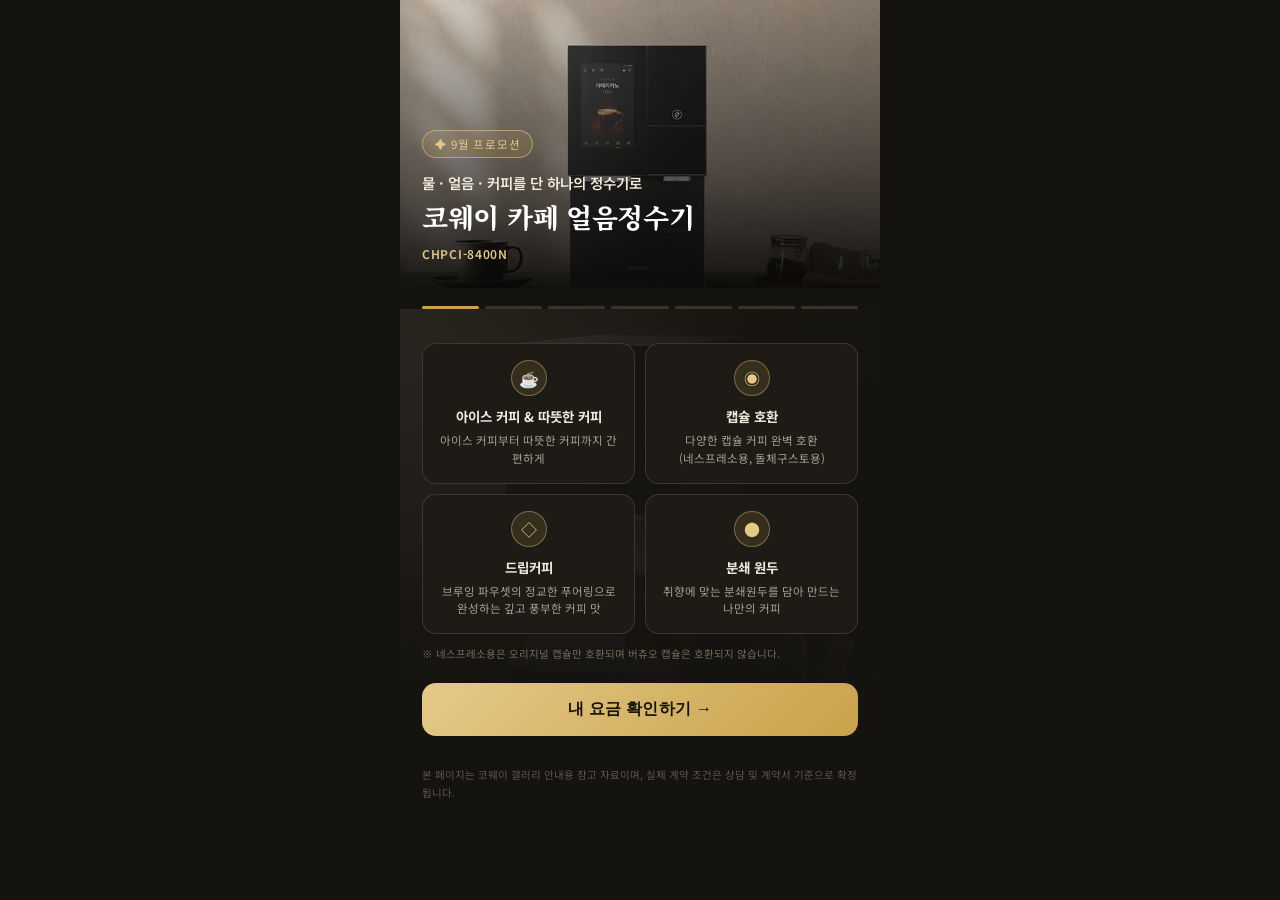
<file: promo/cafe-ice.html>
<!doctype html>
<html lang="ko">
<head>
<meta charset="UTF-8">
<meta name="viewport" content="width=device-width, initial-scale=1.0, maximum-scale=1.0, user-scalable=no">
<title>카페 얼음 정수기 프로모션 견적 | 코웨이 갤러리</title>
<meta name="description" content="물·얼음·커피를 단 하나의 정수기로. 색상과 조건만 고르면 프로모션 월 렌탈료를 30초 만에 확인해보세요.">
<meta property="og:type" content="website">
<meta property="og:title" content="카페 얼음 정수기 간편 견적 알아보기">
<meta property="og:description" content="물·얼음·커피를 단 하나의 정수기로. 색상과 조건만 고르면 프로모션 월 렌탈료를 30초 만에 확인해보세요.">
<meta property="og:image" content="https://coway-calc.pages.dev/promo/img/cafe-ice-feature.webp">
<meta property="og:url" content="https://coway-calc.pages.dev/promo/cafe-ice.html">
<meta name="twitter:card" content="summary_large_image">
<link rel="preconnect" href="https://fonts.googleapis.com">
<link rel="preconnect" href="https://fonts.gstatic.com" crossorigin>
<link href="https://fonts.googleapis.com/css2?family=Noto+Serif+KR:wght@600;700;900&family=Noto+Sans+KR:wght@400;500;600;700;800&display=swap" rel="stylesheet">
<style>
  :root{
    --gold:#c9a24a;
    --gold-light:#e4c988;
    --ink:#efe9dd;
    --ink-dim:#a79f8f;
    --bg:#15130f;
    --card:#1e1b16;
    --card-hi:#26221b;
    --line:rgba(233,220,190,.14);
    --kakao:#fee500;
    --kakao-ink:#3c1e1e;
    --green:#7cc98a;
    --danger:#ef8b8b;
  }
  *{box-sizing:border-box;}
  body{
    margin:0; background:var(--bg); color:var(--ink);
    font-family:"Noto Sans KR",-apple-system,BlinkMacSystemFont,"Malgun Gothic",sans-serif;
    -webkit-text-size-adjust:100%;
  }
  .wrap{max-width:480px; margin:0 auto; background:var(--bg); min-height:100vh; padding-bottom:44px; overflow:hidden;}

  .serif{font-family:"Noto Serif KR",serif;}

  /* hero */
  .hero{
    position:relative; padding:130px 22px 26px; color:#fff;
    background-size:cover; background-position:center 30%;
    transition:background-image .4s ease;
  }
  .hero::before{
    content:""; position:absolute; inset:0;
    background:linear-gradient(180deg, rgba(10,9,7,.15) 0%, rgba(10,9,7,.55) 55%, rgba(10,9,7,.94) 100%);
  }
  .hero-inner{position:relative; z-index:1;}
  .hero .badge{
    display:inline-flex; align-items:center; gap:6px;
    background:rgba(201,162,74,.16); border:1px solid rgba(228,201,136,.55); color:var(--gold-light);
    font-size:11.5px; letter-spacing:.06em; padding:5px 12px; border-radius:999px; margin-bottom:14px;
  }
  .hero .eyebrow{margin:0 0 6px; font-size:14.5px; font-weight:600; color:#f1ead9;}
  .hero h1{margin:0 0 10px; font-size:27px; line-height:1.35; font-weight:800; letter-spacing:-.3px; font-family:"Noto Serif KR",serif;}
  .hero .model{font-size:12px; color:var(--gold-light); letter-spacing:.06em; font-weight:600;}
  .hero .hero-sub{margin:16px 0 0; font-size:13px; color:#c9c0ae; line-height:1.6;}

  /* progress dots */
  .progress{display:flex; gap:6px; padding:18px 22px 0; background:var(--bg);}
  .progress .dot{flex:1; height:3px; border-radius:2px; background:rgba(233,220,190,.16);}
  .progress .dot.done{background:var(--gold);}

  .step{padding:26px 22px 0; display:none;}

  .step0-bg{
    position:relative; padding-top:34px; padding-bottom:6px;
    background-image:
      linear-gradient(180deg, rgba(21,19,15,.88) 0%, rgba(21,19,15,.94) 55%, var(--bg) 92%),
      url('img/cafe-ice-feature.webp');
    background-size:cover; background-position:center 20%;
  }
  .step.active{display:block; animation:fadeUp .35s ease;}
  @keyframes fadeUp{ from{opacity:0; transform:translateY(8px);} to{opacity:1; transform:translateY(0);} }

  .story{font-size:15px; line-height:1.75; color:#dcd5c8; margin:0 0 22px;}
  .story b{color:var(--gold-light); font-weight:700;}
  .story .em{display:block; font-size:13px; color:var(--ink-dim); margin-top:12px;}

  .feature-grid{display:grid; grid-template-columns:1fr 1fr; gap:10px; margin-bottom:12px;}
  .feature-card{
    background:var(--card); border:1px solid var(--line); border-radius:14px; padding:16px 14px; text-align:center;
  }
  .feature-card .fc-icon{
    width:36px; height:36px; margin:0 auto 10px; border-radius:50%; background:rgba(201,162,74,.14);
    border:1px solid rgba(228,201,136,.4); color:var(--gold-light); font-size:16px;
    display:flex; align-items:center; justify-content:center;
  }
  .feature-card .fc-title{font-size:13.5px; font-weight:700; color:var(--ink); margin-bottom:6px;}
  .feature-card .fc-desc{font-size:11.5px; color:var(--ink-dim); line-height:1.5;}
  .feature-note{font-size:10.5px; color:#726c5c; line-height:1.6; margin:0 0 20px;}

  .step-label{font-size:11.5px; font-weight:700; color:var(--gold); margin:0 0 8px; letter-spacing:.14em;}
  .step-q{font-size:19px; font-weight:700; margin:0 0 18px; line-height:1.45; font-family:"Noto Serif KR",serif; white-space:pre-line;}

  .choice-list{display:flex; flex-direction:column; gap:11px;}
  .choice-list[hidden]{display:none;}
  .choice{
    display:block; width:100%; text-align:left; padding:16px; border:1px solid var(--line); border-radius:14px;
    background:var(--card); cursor:pointer; transition:border-color .15s, background .15s; color:var(--ink);
  }
  .choice:active{background:var(--card-hi);}
  .choice .c-title{display:block; font-size:15.5px; font-weight:700; margin-bottom:4px; color:var(--ink);}
  .choice .c-desc{display:block; font-size:12.5px; color:var(--ink-dim); line-height:1.55;}
  .prepay-choice{border-color:rgba(228,201,136,.35);}
  .prepay-badge{
    display:inline-flex; align-items:center; gap:5px; margin-top:10px; font-size:12px; font-weight:800;
    color:#181307; background:linear-gradient(135deg,var(--gold-light),var(--gold));
    padding:5px 11px; border-radius:999px;
  }
  .choice.term-choice{display:flex; align-items:center; justify-content:space-between; gap:10px;}
  .choice.term-choice .c-text{flex:1; min-width:0;}
  .choice.term-choice .c-price{font-size:16px; font-weight:800; color:var(--gold-light); white-space:nowrap; text-align:right; font-family:"Noto Serif KR",serif;}
  .choice.term-choice .c-price small{display:block; font-size:10.5px; font-weight:600; color:var(--ink-dim); font-family:"Noto Sans KR",sans-serif;}

  /* color choice cards w/ photo */
  .color-grid{display:flex; gap:12px;}
  .color-card{
    flex:1; display:flex; flex-direction:column; border:1px solid var(--line); border-radius:16px; overflow:hidden; background:var(--card);
    cursor:pointer; padding:0; text-align:left; color:var(--ink); position:relative;
  }
  .color-card .cc-photo{
    display:block; width:100%; aspect-ratio:1/1; background-size:cover; background-position:center; background-color:#0e0d0b;
  }
  .color-card .cc-label{display:block; padding:12px 14px 14px;}
  .color-card .cc-name{display:block; font-size:14.5px; font-weight:700;}
  .color-card .cc-desc{display:block; font-size:11.5px; color:var(--ink-dim); margin-top:3px; line-height:1.5;}
  .color-card.selected{border-color:var(--gold); box-shadow:0 0 0 1px var(--gold);}
  .color-card.selected .cc-label::before{
    content:"✓ 선택됨"; display:inline-block; font-size:10.5px; font-weight:700; color:#141109;
    background:var(--gold-light); padding:2px 8px; border-radius:999px; margin-bottom:6px;
  }

  .cta-primary{
    display:block; width:100%; padding:16px 0; border:none; border-radius:14px;
    background:linear-gradient(135deg,var(--gold-light),var(--gold)); color:#181307; font-size:16px; font-weight:800;
    cursor:pointer; margin-top:8px; letter-spacing:.02em;
  }
  .back-link{
    display:inline-block; margin-top:16px; font-size:12.5px; color:var(--ink-dim); text-decoration:underline;
    cursor:pointer; background:none; border:none; padding:0;
  }

  /* result step */
  .result-card{
    position:relative; overflow:hidden; border-radius:20px; padding:24px 22px; margin-bottom:18px;
    background:linear-gradient(160deg,#242018,#181510); border:1px solid var(--line);
  }
  .result-card .rc-photo{
    position:absolute; right:-18px; bottom:-18px; width:150px; height:150px; background-size:cover; background-position:center;
    border-radius:16px; opacity:.9; box-shadow:-12px 0 24px 10px #181510;
  }
  .result-card .rc-body{position:relative; z-index:1; max-width:66%;}
  .result-card .rc-label{font-size:12px; color:var(--ink-dim); margin-bottom:8px; letter-spacing:.02em;}
  .result-card .rc-normal{font-size:13.5px; text-decoration:line-through; color:#7a7263; margin-bottom:3px;}
  .result-card .rc-promo{font-size:30px; font-weight:900; letter-spacing:-.5px; font-family:"Noto Serif KR",serif; color:var(--gold-light);}
  .result-card .rc-promo span{font-size:14px; font-weight:700; color:var(--ink-dim); font-family:"Noto Sans KR",sans-serif;}
  .result-card .rc-save{
    display:inline-block; margin-top:12px; background:rgba(201,162,74,.16); border:1px solid rgba(228,201,136,.5);
    color:var(--gold-light); padding:5px 12px; border-radius:999px; font-size:11.5px; font-weight:700;
  }
  .card-result{
    border:1px solid var(--line); border-radius:14px; padding:14px 16px; margin-bottom:14px; background:var(--card);
  }
  .card-result .cr-row{display:flex; justify-content:space-between; font-size:12.5px; color:var(--ink-dim); margin-bottom:8px;}
  .card-result .cr-final{
    display:flex; justify-content:space-between; align-items:center; font-size:15.5px; font-weight:800; color:var(--gold-light);
    padding-top:8px; border-top:1px dashed var(--line);
  }
  .card-result .cr-note{font-size:10.5px; color:var(--ink-dim); margin-top:8px; line-height:1.5;}
  .promo-callout{
    display:flex; align-items:center; gap:6px; font-size:12.5px; font-weight:700; color:var(--gold-light);
    background:rgba(201,162,74,.12); border:1px solid rgba(228,201,136,.45); border-radius:10px;
    padding:10px 12px; margin-bottom:16px; line-height:1.5;
  }
  .result-summary{
    display:flex; justify-content:space-between; font-size:12.5px; color:var(--ink-dim); padding:0 2px 16px;
    border-bottom:1px solid var(--line); margin-bottom:18px;
  }
  .result-summary b{color:var(--ink); font-weight:700;}

  .cta-row{display:flex; gap:9px; margin-top:4px;}
  .cta{
    flex:1; display:flex; align-items:center; justify-content:center; gap:6px;
    padding:14px 0; border-radius:12px; font-size:14px; font-weight:700;
    text-decoration:none; border:1px solid transparent;
  }
  .cta.kakao{background:var(--kakao); color:var(--kakao-ink);}
  .cta.buy{background:transparent; color:var(--gold-light); border-color:var(--gold);}

  .form-box{
    margin:22px 0 0; padding:20px; border:1px solid var(--line); border-radius:16px; background:var(--card);
  }
  .form-box h2{font-size:15.5px; margin:0 0 5px; font-family:"Noto Serif KR",serif; color:var(--ink);}
  .form-box .lead{font-size:12.5px; color:var(--ink-dim); margin:0 0 16px; line-height:1.55;}
  .field{margin-bottom:11px;}
  .field label{display:block; font-size:12px; font-weight:600; color:var(--ink-dim); margin-bottom:6px;}
  .field input, .field textarea{
    width:100%; padding:12px 13px; border:1px solid var(--line); border-radius:9px;
    font-size:14px; font-family:inherit; background:#100e0b; color:var(--ink);
  }
  .field input::placeholder, .field textarea::placeholder{color:#5c5748;}
  .field textarea{resize:vertical; min-height:56px;}
  .submit-btn{
    width:100%; padding:14px 0; margin-top:8px; border:none; border-radius:12px;
    background:linear-gradient(135deg,var(--gold-light),var(--gold)); color:#181307; font-size:15px; font-weight:800; cursor:pointer;
  }
  .submit-btn:disabled{background:#4b4536; color:#8a8574; cursor:default;}
  .form-msg{margin-top:11px; font-size:13px; text-align:center; display:none;}
  .form-msg.ok{color:var(--green); display:block;}
  .form-msg.err{color:var(--danger); display:block;}

  .price-note{font-size:11px; color:var(--ink-dim); margin-top:16px; line-height:1.6;}
  .foot-note{padding:24px 22px 0; font-size:10.5px; color:#5c5748; line-height:1.7;}

  .modal-overlay{
    position:fixed; inset:0; background:rgba(8,7,5,.72); z-index:100;
    display:flex; align-items:center; justify-content:center; padding:20px;
  }
  .modal-overlay[hidden]{display:none;}
  .modal-box{
    max-width:400px; width:100%; background:var(--card); border:1px solid var(--line); border-radius:18px;
    padding:24px 22px; animation:fadeUp .25s ease;
  }
  .modal-title{font-size:17px; font-weight:800; font-family:"Noto Serif KR",serif; color:var(--gold-light); margin-bottom:14px;}
  .modal-body{font-size:13.5px; line-height:1.7; color:#dcd5c8;}
  .modal-body b{color:var(--gold-light); font-weight:700;}
  .modal-actions{display:flex; gap:8px; margin-top:20px;}
  .modal-btn{flex:1; padding:12px 0; border-radius:11px; font-size:14px; font-weight:700; border:1px solid transparent; cursor:pointer;}
  .modal-btn.cancel{background:transparent; border-color:var(--line); color:var(--ink-dim);}
  .modal-btn.confirm{background:linear-gradient(135deg,var(--gold-light),var(--gold)); color:#181307;}
</style>
</head>
<body>
<div class="wrap">

  <div class="hero" id="heroBox" style="background-image:url('img/cafe-ice-black.webp');">
    <div class="hero-inner">
      <span class="badge">✦ 9월 프로모션</span>
      <p class="eyebrow">물 · 얼음 · 커피를 단 하나의 정수기로</p>
      <h1>코웨이 카페 얼음정수기</h1>
      <div class="model">CHPCI-8400N</div>
    </div>
  </div>

  <div class="progress">
    <div class="dot done" data-dot="0"></div>
    <div class="dot" data-dot="1"></div>
    <div class="dot" data-dot="2"></div>
    <div class="dot" data-dot="3"></div>
    <div class="dot" data-dot="4"></div>
    <div class="dot" data-dot="5"></div>
    <div class="dot" data-dot="6"></div>
  </div>

  <!-- Step 0: intro / coffee features -->
  <div class="step active step0-bg" id="step0">
    <div class="feature-grid">
      <div class="feature-card">
        <div class="fc-icon">☕</div>
        <div class="fc-title">아이스 커피 &amp; 따뜻한 커피</div>
        <div class="fc-desc">아이스 커피부터 따뜻한 커피까지 간편하게</div>
      </div>
      <div class="feature-card">
        <div class="fc-icon">◉</div>
        <div class="fc-title">캡슐 호환</div>
        <div class="fc-desc">다양한 캡슐 커피 완벽 호환<br>(네스프레소용, 돌체구스토용)</div>
      </div>
      <div class="feature-card">
        <div class="fc-icon">◇</div>
        <div class="fc-title">드립커피</div>
        <div class="fc-desc">브루잉 파우셋의 정교한 푸어링으로 완성하는 깊고 풍부한 커피 맛</div>
      </div>
      <div class="feature-card">
        <div class="fc-icon">●</div>
        <div class="fc-title">분쇄 원두</div>
        <div class="fc-desc">취향에 맞는 분쇄원두를 담아 만드는 나만의 커피</div>
      </div>
    </div>
    <p class="feature-note">※ 네스프레소용은 오리지널 캡슐만 호환되며 버츄오 캡슐은 호환되지 않습니다.</p>
    <button type="button" class="cta-primary" onclick="goStep(1)">내 요금 확인하기 →</button>
  </div>

  <!-- Step 1: 색상 선택 -->
  <div class="step" id="step1">
    <div class="step-label">STEP 1</div>
    <div class="step-q">고객님이 원하시는<br>색상을 골라주세요</div>
    <div class="color-grid">
      <button type="button" class="color-card" data-color="white" onclick="selectColor('white')">
        <span class="cc-photo" style="background-image:url('img/cafe-ice-white.webp');"></span>
        <span class="cc-label">
          <span class="cc-name">화이트</span>
          <span class="cc-desc">밝고 깔끔한 공간에 어울려요</span>
        </span>
      </button>
      <button type="button" class="color-card" data-color="black" onclick="selectColor('black')">
        <span class="cc-photo" style="background-image:url('img/cafe-ice-black.webp');"></span>
        <span class="cc-label">
          <span class="cc-name">블랙</span>
          <span class="cc-desc">차분한 다크톤 공간에 어울려요</span>
        </span>
      </button>
    </div>
    <button type="button" class="back-link" onclick="goStep(0)">← 이전으로</button>
  </div>

  <!-- Step 2: 관리주기 선택 -->
  <div class="step" id="step2">
    <div class="step-label">STEP 2</div>
    <div class="step-q">관리 주기를 선택해주세요</div>
    <div class="choice-list">
      <button type="button" class="choice" data-cycle="2개월" onclick="selectCycle('2개월')">
        <div class="c-title">2개월마다 방문관리</div>
        <div class="c-desc">사용인원이 많은 곳에 추천드려요 (다중이용시설)</div>
      </button>
      <button type="button" class="choice" data-cycle="4개월" onclick="selectCycle('4개월')">
        <div class="c-title">4개월마다 방문관리</div>
        <div class="c-desc">가장 표준적인 관리주기입니다</div>
      </button>
    </div>
    <button type="button" class="back-link" onclick="goStep(1)">← 이전으로</button>
  </div>

  <!-- Step 3: 약정 선택 -->
  <div class="step" id="step3">
    <div class="step-label">STEP 3</div>
    <div class="step-q">얼마나 오래<br>사용하실 예정이세요?</div>
    <div class="choice-list" id="termChoices"></div>
    <p class="feature-note">💡 그거 아시나요? 2024년 국토부 통계 기준, 평균 이사 주기는 <b style="color:var(--gold-light);">8.4년</b>이에요.</p>
    <button type="button" class="back-link" onclick="goStep(2)">← 이전으로</button>
  </div>

  <!-- Step 4: 선납 -->
  <div class="step" id="step4">
    <div class="step-label">STEP 4</div>
    <div class="step-q" id="prepayQ">여유자금 100만원을 먼저 내고<br>매달 더 할인받고 싶으신가요?</div>
    <div class="choice-list" id="prepayChoices"></div>
    <p class="feature-note" id="prepayNote"></p>
    <button type="button" class="back-link" onclick="goStep(3)">← 이전으로</button>
  </div>

  <!-- Step 5: 제휴카드 -->
  <div class="step" id="step5">
    <div class="step-label">STEP 5</div>
    <div class="step-q" id="cardQPhase">제휴카드 청구할인을<br>받고 싶으신가요?</div>

    <div class="choice-list" id="cardYesNoPhase">
      <button type="button" class="choice" onclick="cardWantYes()">
        <div class="c-title">네, 카드 할인 받을게요</div>
        <div class="c-desc">이번 달 제휴카드 프로모션 조건을 확인해드려요</div>
      </button>
      <button type="button" class="choice" onclick="cardWantNo()">
        <div class="c-title">아니요, 필요 없어요</div>
        <div class="c-desc">카드 할인 없이 진행할게요</div>
      </button>
    </div>

    <div class="choice-list" id="cardListPhase" hidden></div>

    <div class="choice-list" id="cardTierPhase" hidden></div>

    <button type="button" class="back-link" onclick="cardBack()">← 이전으로</button>
  </div>

  <!-- Step 6: 결합할인 -->
  <div class="step" id="step6">
    <div class="step-label">STEP 6</div>
    <div class="step-q">다른 코웨이 제품을<br>사용하고 계신가요?</div>
    <div class="choice-list">
      <button type="button" class="choice" onclick="selectBundle(true)">
        <div class="c-title">사용 중인 제품이 있어요</div>
        <div class="c-desc">결합할인 5%가 적용돼요</div>
      </button>
      <button type="button" class="choice" onclick="selectBundle(false)">
        <div class="c-title">사용 중인 제품이 없어요</div>
        <div class="c-desc">프로모션가 그대로 진행할게요</div>
      </button>
    </div>
    <button type="button" class="back-link" onclick="bundleBack()">← 이전으로</button>
  </div>

  <!-- Step 7: result -->
  <div class="step" id="step7">
    <div class="result-card">
      <div class="rc-body">
        <div class="rc-label">선택하신 조건의 프로모션 월 렌탈료</div>
        <div class="rc-normal" id="rcNormal"></div>
        <div class="rc-promo" id="rcPromo"></div>
        <div class="rc-save" id="rcSave"></div>
      </div>
      <div class="rc-photo" id="rcPhoto"></div>
    </div>

    <div class="card-result" id="bundleResult" hidden>
      <div class="cr-row"><span>다른 코웨이 제품 결합할인</span><span id="crBundleLine">-5%</span></div>
    </div>

    <div class="card-result" id="prepayResult" hidden>
      <div class="cr-row"><span id="crPrepayLabel"></span><span id="crPrepayAmt"></span></div>
      <div class="cr-note" id="crPrepayNote"></div>
    </div>

    <div class="card-result" id="cardResult" hidden>
      <div class="cr-row"><span>카드 청구할인</span><span id="crCardLine"></span></div>
      <div class="cr-note">※ 카드사 프로모션 금액 적용은 직영점 매니저 추천인 등록이 필수입니다.</div>
    </div>

    <div class="card-result" id="finalResult" hidden>
      <div class="cr-final"><span>실 부담 예상액</span><span id="crFinal"></span></div>
    </div>

    <div class="promo-callout">✦ 다른 제품과 동시구매, 부가 프로모션은 매니저 상담 혹은 코웨이닷컴에서 확인하세요</div>

    <div class="result-summary">
      <span>색상 <b id="sumColor"></b></span>
      <span>관리주기 <b id="sumCycle"></b></span>
      <span>약정 <b id="sumTerm"></b></span>
    </div>

    <div class="cta-row">
      <a class="cta kakao" href="http://pf.kakao.com/_gxixgxaX/friend" target="_blank" rel="noopener">💬 카카오톡 상담</a>
      <button type="button" class="cta buy" onclick="openBuyModal()">코웨이닷컴 바로구매</button>
    </div>

    <div class="price-note">
      · 위 금액은 신규 가입 기준 프로모션 월 렌탈료이며, 부가세 포함 금액입니다.<br>
      · 카드 청구할인은 카드사 청구서에서 할인되는 금액으로, 코웨이 렌탈료 자체가 변경되는 것은 아닙니다.<br>
      · 재렌탈(기존 코웨이 고객) 조건은 상담 시 별도 안내드립니다.<br>
      · 실제 적용 조건은 매장 환경/설치 조건에 따라 상담을 통해 확정됩니다.
    </div>

    <div class="form-box">
      <h2>전화 상담이 더 편하신가요?</h2>
      <p class="lead">연락처를 남겨주시면 코웨이 직영점 매니저가 시간에 맞춰 연락드립니다.</p>
      <form id="leadForm">
        <div class="field">
          <label for="f_name">이름</label>
          <input id="f_name" name="name" type="text" placeholder="홍길동" autocomplete="name">
        </div>
        <div class="field">
          <label for="f_phone">연락처 <span style="color:var(--danger);">*</span></label>
          <input id="f_phone" name="phone" type="tel" placeholder="010-0000-0000" autocomplete="tel" required>
        </div>
        <div class="field">
          <label for="f_time">편한 연락 시간</label>
          <input id="f_time" name="time" type="text" placeholder="예: 평일 오후 2~6시">
        </div>
        <div class="field">
          <label for="f_memo">메모 (설치 장소, 궁금한 점 등)</label>
          <textarea id="f_memo" name="memo" placeholder="예: 카페 매장 입구 쪽 설치 예정, 정수/제빙 용량 문의드립니다."></textarea>
        </div>
        <button type="submit" class="submit-btn" id="submitBtn">상담 신청하기</button>
        <div class="form-msg" id="formMsg"></div>
      </form>
    </div>

    <button type="button" class="back-link" onclick="goStep(0)">← 처음부터 다시 선택하기</button>
  </div>

  <div class="foot-note">
    본 페이지는 코웨이 갤러리 안내용 참고 자료이며, 실제 계약 조건은 상담 및 계약서 기준으로 확정됩니다.
  </div>

</div>

<div class="modal-overlay" id="buyModal" hidden>
  <div class="modal-box">
    <div class="modal-title">잠깐, 구매 전에 확인해주세요</div>
    <div class="modal-body">
      공식 홈페이지에서 구매하실 때는 <b>직영점 매니저가 추천인으로 등록</b>되어 있는지 꼭 확인해주세요.<br><br>
      등록되어 있으면 제품 변경이나 설치 일정 조율을 고객센터 연락 없이 담당 매니저와 바로 진행할 수 있고, 추가 사은품·프로모션 혜택도 받으실 수 있어요.<br><br>
      설치 후 사후관리까지, 믿을 수 있는 직영점 매니저에게 맡겨보세요!
    </div>
    <div class="modal-actions">
      <button type="button" class="modal-btn cancel" onclick="closeBuyModal()">취소</button>
      <button type="button" class="modal-btn confirm" onclick="confirmBuyModal()">확인하고 이동</button>
    </div>
  </div>
</div>

<script>
(function(){
  var GAS_URL = 'https://script.google.com/macros/s/AKfycbw_06KQ9F7v2qibjtlrm6s2qfysb0FSaCEVnijccb3-ANZu7ahER0W245c9lYoZ2UMMSA/exec';
  var MODEL_LABEL = '카페 얼음 정수기 (CHPCI-8400N)';
  var BUY_URL = 'https://cowayshare.onelink.me/0RpM/t9sjnouo';

  window.openBuyModal = function(){
    document.getElementById('buyModal').hidden = false;
  };
  window.closeBuyModal = function(){
    document.getElementById('buyModal').hidden = true;
  };
  window.confirmBuyModal = function(){
    window.open(BUY_URL, '_blank', 'noopener');
    closeBuyModal();
  };

  var PHOTOS = { white:'img/cafe-ice-white.webp', black:'img/cafe-ice-black.webp' };
  var COLOR_NAME = { white:'화이트', black:'블랙' };

  var PRICES = {
    '4개월': [
      {term:3, normal:66900, promo:61900, desc:'3년 사용 후, 소유권 도래 전 반납 가능'},
      {term:5, normal:62900, promo:57900, desc:'소유권 이전이 가능한 최소 약정'},
      {term:6, normal:60900, promo:55900, desc:'이사 주기에 맞춘 약정'},
      {term:7, normal:58900, promo:53900, desc:'이사 주기에 맞춘 약정'}
    ],
    '2개월': [
      {term:3, normal:69900, promo:64900, desc:'3년 사용 후, 소유권 도래 전 반납 가능'},
      {term:5, normal:66900, promo:61900, desc:'소유권 이전이 가능한 최소 약정'},
      {term:6, normal:64900, promo:59900, desc:'이사 주기에 맞춘 약정'},
      {term:7, normal:62900, promo:57900, desc:'이사 주기에 맞춘 약정'}
    ]
  };

  // 2026년 9월 제휴카드 프로모션 조건 하드코딩 (코웨이 갤러리 제휴카드 안내 기준)
  var CARDS = [
    { id:'shinhan', name:'코웨이 신한카드', promoTitle:'60개월간 최대 3만원 청구할인', target:'직전 6개월간 신한카드 청구·사용 이력이 없는 고객',
      tiers:[ {th:'30만원 이상', total:24000}, {th:'70만원 이상', total:24000}, {th:'150만원 이상', total:30000} ] },
    { id:'woori', name:'코웨이 ICON 우리카드', promoTitle:'60개월간 최대 3만원 청구할인', target:'직전 6개월간 우리카드 청구·사용 이력이 없는 고객',
      tiers:[ {th:'30만원 이상', total:24000}, {th:'80만원 이상', total:24000}, {th:'150만원 이상', total:30000} ] },
    { id:'samsung', name:'코웨이 삼성카드', promoTitle:'60개월간 월 최대 1만 5천원 추가 할인', target:'직전 6개월간 삼성카드 청구·사용 이력이 없는 고객',
      tiers:[ {th:'30만원 이상', total:22000}, {th:'70만원 이상', total:24000}, {th:'120만원 이상', total:26000} ] },
    { id:'loca', name:'코웨이 X LOCA (롯데카드)', promoTitle:'60개월간 최대 8천원 추가 청구할인', target:'직전 6개월간 롯데카드 청구·사용 이력이 없는 고객',
      tiers:[ {th:'40만원 이상', total:16000}, {th:'80만원 이상', total:19000}, {th:'160만원 이상', total:24000} ] },
    { id:'kb', name:'KB국민 코웨이Ⅱ카드', promoTitle:'36개월간 최대 3만원 청구할인', target:'직전 6개월간 KB국민카드(KB BC카드 포함) 청구·사용 이력이 없는 고객',
      tiers:[ {th:'40만원 이상', total:26000}, {th:'80만원 이상', total:30000} ] },
    { id:'nhbank', name:'코웨이 NH올원카드', promoTitle:'60개월간 1만원 추가 캐시백', target:'직전 6개월간 NH올원카드 청구·사용 이력이 없는 고객',
      tiers:[ {th:'30만원 이상', total:20000}, {th:'100만원 이상', total:25000}, {th:'200만원 이상', total:40000} ] },
    { id:'hyundaiM', name:'코웨이 현대카드 M Edition3', promoTitle:'36개월간 월 1만원 추가 청구할인', target:'직전 6개월간 현대카드 청구·사용 이력이 없는 고객',
      tiers:[ {th:'50만원 이상', total:25000}, {th:'100만원 이상', total:30000} ] }
  ];

  var state = { color:'black', cycle:null, term:null, cardId:null, cardName:null, cardDiscount:0, bundle:false, prepay:false };
  var steps = ['step0','step1','step2','step3','step4','step5','step6','step7'];

  function won(n){ return n.toLocaleString('ko-KR') + '원'; }

  window.goStep = function(idx){
    steps.forEach(function(id, i){
      document.getElementById(id).classList.toggle('active', i === idx);
    });
    document.querySelectorAll('.progress .dot').forEach(function(d){
      d.classList.toggle('done', Number(d.getAttribute('data-dot')) <= (idx > 6 ? 6 : idx));
    });
    window.scrollTo({top:0, behavior:'smooth'});
  };

  // ---- 선납2 (100만원 선납) 실효금리 계산 ----
  // 기존 견적 계산기(index.html)의 선납2 로직과 동일한 방식/반올림 규칙으로 계산:
  // A구분(환경가전) 100만원 선납 시 16만원 할인. mc(원금 환급분)+mb(할인분)을 약정
  // 개월수로 균등 분할하고, index.html처럼 "인하후 월렌탈료"를 f10(10원 단위 내림)
  // 으로 반올림한 뒤 그 차이를 실제 표시 할인액으로 사용 — 예: 5년 약정이면
  // 정상 월렌탈료 대비 19,340원 차감(raw 19,332원이 아니라 반올림 보정된 값).
  var PREPAY_AMT = 1000000;
  var PREPAY_DISC = 160000;

  function f10(n){ return Math.floor(n / 10) * 10; }

  function calcPrepay(termYears, normalMonthly){
    var months = termYears * 12;
    var mc = Math.floor(PREPAY_AMT / months);
    var mb = Math.floor(PREPAY_DISC / months);
    var rawMi = mc + mb;
    var afterPrice = f10(f10(normalMonthly) - rawMi);
    var mi = f10(normalMonthly) - afterPrice; // 실제 표시되는 월 차감액(반올림 보정)

    // annuity IRR: PREPAY_AMT = mi * (1-(1+i)^-months)/i 를 이분탐색으로 근사
    var lo = 0, hi = 0.05, i;
    for(var k = 0; k < 60; k++){
      i = (lo + hi) / 2;
      var factor = i === 0 ? months : (1 - Math.pow(1 + i, -months)) / i;
      if(mi * factor > PREPAY_AMT) lo = i; else hi = i;
    }
    var annualRate = (Math.pow(1 + i, 12) - 1) * 100;
    return { months: months, mc: mc, mb: mb, mi: mi, annualRate: annualRate };
  }

  function promoForTerm(term){
    var row = PRICES[state.cycle].filter(function(r){ return r.term === term; })[0];
    return row ? row.promo : 0;
  }

  window.selectColor = function(color){
    state.color = color;
    document.querySelectorAll('.color-card').forEach(function(c){
      c.classList.toggle('selected', c.getAttribute('data-color') === color);
    });
    document.getElementById('heroBox').style.backgroundImage = "url('" + PHOTOS[color] + "')";
    setTimeout(function(){ goStep(2); }, 180);
  };

  window.selectCycle = function(cycle){
    state.cycle = cycle;
    renderTermChoices(cycle);
    goStep(3);
  };

  function renderTermChoices(cycle){
    var rows = PRICES[cycle];
    var html = rows.map(function(r){
      return '<button type="button" class="choice term-choice" data-term="' + r.term + '" onclick="selectTerm(' + r.term + ')">' +
               '<span class="c-text"><span class="c-title">' + r.term + '년 약정</span><span class="c-desc">' + r.desc + '</span></span>' +
               '<span class="c-price">' + won(r.promo) + '<small>/월</small></span>' +
             '</button>';
    }).join('');
    document.getElementById('termChoices').innerHTML = html;
  }

  window.selectTerm = function(term){
    state.term = term;
    renderPrepayStep();
    goStep(4);
  };

  // ---- Step 4: 선납 ----
  // 3년 약정은 소유권 이전 대상이 아니라서 100만원 선납2 대신, 3년치 렌탈료를
  // 한 번에 내는 "36선납"(기존 계산기와 동일: 총 납입금액의 10% 할인) 방식으로 안내.
  // 기존 계산기(index.html)와 동일한 순서로 계산: ①결합할인 5% 먼저 적용 → f10 반올림 →
  // ②그 월렌탈료*개월수(정상 3년 총액) → ③총액의 10% 할인(36선납). 결합할인과 36선납은
  // (카드 청구할인과 달리) 함께 스택되는 구조.
  function calcLumpPrepay(promoPrice, months, bundleOn){
    var discounted = bundleOn ? promoPrice * (1 - BUNDLE_RATE) : promoPrice;
    var normalMonthly = f10(discounted);
    var fullTotal = normalMonthly * months;       // 결합할인 반영된 정상 3년 총액
    var total = f10(fullTotal * 0.9);              // 그 총액에서 다시 10% 할인
    var savings = fullTotal - total;
    var originalTotal = promoPrice * months;       // 결합할인 전 원래 정가 총액(비교용)
    return { normalMonthly: normalMonthly, fullTotal: fullTotal, total: total, savings: savings, originalTotal: originalTotal };
  }

  function renderPrepayStep(){
    var isLump = state.term === 3;
    var html;

    document.getElementById('prepayQ').innerHTML = isLump
      ? '3년치 렌탈료를<br>한번에 선납하시겠어요?'
      : '여유자금 100만원을 먼저 내고<br>매달 더 할인받고 싶으신가요?';

    if(isLump){
      var lp = calcLumpPrepay(promoForTerm(3), 36, state.bundle);
      html =
        '<button type="button" class="choice prepay-choice" onclick="selectPrepay(true)">' +
          '<div class="c-title">3년치 렌탈료 한번에 낼게요</div>' +
          '<div class="c-desc">총 ' + won(lp.total) + ' (정가 ' + won(lp.fullTotal) + ' 대비 ' + won(lp.savings) + ' 절약)</div>' +
          '<div class="prepay-badge">총 납입금액 10% 할인</div>' +
        '</button>' +
        '<button type="button" class="choice" onclick="selectPrepay(false)">' +
          '<div class="c-title">선납 없이 진행할게요</div>' +
          '<div class="c-desc">매달 나눠 내는 게 편해요</div>' +
        '</button>';
      document.getElementById('prepayChoices').innerHTML = html;
      document.getElementById('prepayNote').innerHTML =
        '⚠️ 3년 약정은 소유권이 이전되지 않아요. 3년 사용 후 제품을 반납하시거나, 2년 더 연장(총 5년)하시면 소유권을 받으실 수 있어요.<br>' +
        '💳 일시납은 매달 자동이체 청구가 없어서 제휴카드 청구할인은 적용되지 않아요 — 매달 나눠 내는 게 부담스러운 분께 추천드려요.';
    } else {
      var p = calcPrepay(state.term, promoForTerm(state.term));
      html =
        '<button type="button" class="choice prepay-choice" onclick="selectPrepay(true)">' +
          '<div class="c-title">100만원 선납할게요</div>' +
          '<div class="c-desc">월 렌탈료 ' + won(p.mi) + ' 할인 (원금 환급분 + 16만원 혜택 합산)</div>' +
          '<div class="prepay-badge">금융이자로 환산하면 연 ' + p.annualRate.toFixed(1) + '%대</div>' +
        '</button>' +
        '<button type="button" class="choice" onclick="selectPrepay(false)">' +
          '<div class="c-title">선납 없이 진행할게요</div>' +
          '<div class="c-desc">매달 나눠 내는 게 편해요</div>' +
        '</button>';
      document.getElementById('prepayChoices').innerHTML = html;
      document.getElementById('prepayNote').innerHTML =
        '💡 원금 100만원은 약정기간(' + state.term + '년) 동안 매달 렌탈료에서 나눠 차감되고, 그 위에 총 16만원이 추가로 할인되는 방식이에요.';
    }
  }

  window.selectPrepay = function(owns){
    state.prepay = owns;
    if(state.term === 3 && owns){
      // 3년치 일시납은 매달 자동이체 청구가 없어 제휴카드 청구할인 적용 대상이 아님 — 카드 단계 건너뜀
      state.cardId = null; state.cardName = null; state.cardDiscount = 0;
      goStep(6);
      return;
    }
    resetCardPhase();
    goStep(5);
  };

  window.bundleBack = function(){
    if(state.term === 3 && state.prepay){
      goStep(4);
      return;
    }
    goStep(5);
  };

  // ---- Step 5: 제휴카드 ----
  function resetCardPhase(){
    document.getElementById('cardQPhase').textContent = '제휴카드 청구할인을 받고 싶으신가요?';
    document.getElementById('cardYesNoPhase').hidden = false;
    document.getElementById('cardListPhase').hidden = true;
    document.getElementById('cardTierPhase').hidden = true;
  }

  window.cardWantNo = function(){
    state.cardId = null; state.cardName = null; state.cardDiscount = 0;
    goStep(6);
  };

  window.cardWantYes = function(){
    document.getElementById('cardQPhase').textContent = '발급 예정인\n카드사를 선택해주세요';
    document.getElementById('cardYesNoPhase').hidden = true;
    var html = CARDS.map(function(c, i){
      var minTier = c.tiers[0];
      return '<button type="button" class="choice" onclick="pickCard(' + i + ')">' +
               '<div class="c-title">' + c.name + '</div>' +
               '<div class="c-desc">' + minTier.th + ' 사용 시 매달 ' + won(minTier.total) + ' 청구할인<br>' + c.target + '</div>' +
             '</button>';
    }).join('');
    var listEl = document.getElementById('cardListPhase');
    listEl.innerHTML = html;
    listEl.hidden = false;
  };

  window.pickCard = function(i){
    var card = CARDS[i];
    state.cardId = card.id;
    state.cardName = card.name;
    document.getElementById('cardQPhase').textContent = '카드 예상 사용 금액\n구간을 선택해주세요';
    document.getElementById('cardListPhase').hidden = true;
    var html = card.tiers.map(function(t){
      return '<button type="button" class="choice term-choice" onclick="pickTier(' + t.total + ')">' +
               '<span class="c-text"><span class="c-title">' + t.th + ' 사용 예정</span></span>' +
               '<span class="c-price">-' + won(t.total) + '<small>/월</small></span>' +
             '</button>';
    }).join('');
    var tierEl = document.getElementById('cardTierPhase');
    tierEl.innerHTML = html;
    tierEl.hidden = false;
  };

  window.pickTier = function(discount){
    state.cardDiscount = discount;
    goStep(6);
  };

  window.cardBack = function(){
    if(!document.getElementById('cardTierPhase').hidden){
      window.cardWantYes();
      return;
    }
    if(!document.getElementById('cardListPhase').hidden){
      resetCardPhase();
      return;
    }
    goStep(4);
  };

  // ---- Step 6: 결합할인 ----
  window.selectBundle = function(owns){
    state.bundle = owns;
    showResult();
  };

  var BUNDLE_RATE = 0.05;

  function showResult(){
    var row = PRICES[state.cycle].filter(function(r){ return r.term === state.term; })[0];
    var promoPrice = row.promo;
    if(state.bundle){
      promoPrice = Math.round(promoPrice * (1 - BUNDLE_RATE) / 100) * 100;
    }

    document.getElementById('rcNormal').textContent = won(row.normal);
    document.getElementById('rcPromo').innerHTML = won(promoPrice) + '<span>/월</span>';
    document.getElementById('rcSave').textContent = '정상가보다 매달 ' + won(row.normal - promoPrice) + ' 절약';
    document.getElementById('rcPhoto').style.backgroundImage = "url('" + PHOTOS[state.color] + "')";
    document.getElementById('sumColor').textContent = COLOR_NAME[state.color];
    document.getElementById('sumCycle').textContent = state.cycle;
    document.getElementById('sumTerm').textContent = state.term + '년';

    document.getElementById('bundleResult').hidden = !state.bundle;

    var finalPrice = promoPrice;

    var prepayResult = document.getElementById('prepayResult');
    if(state.prepay && state.term === 3){
      var lp = calcLumpPrepay(row.promo, 36, state.bundle);
      var totalSavingsAll = lp.originalTotal - lp.total;
      document.getElementById('crPrepayLabel').textContent = '3년치 렌탈료 일시납' + (state.bundle ? ' (결합할인 반영)' : '');
      document.getElementById('crPrepayAmt').textContent = won(lp.total);
      document.getElementById('crPrepayNote').innerHTML =
        (state.bundle
          ? '결합할인 5% + 일시납 10% 합산, 정가 총액 대비 -' + won(totalSavingsAll) + ' 절약 · '
          : '정가 대비 10% 할인(-' + won(lp.savings) + ') · ') +
        '⚠️ 3년 약정은 소유권이 이전되지 않아요 — 3년 후 반납하시거나 2년 더 연장(총 5년)하시면 소유권을 받으실 수 있어요.';
      prepayResult.hidden = false;
    } else if(state.prepay){
      var p = calcPrepay(state.term, row.promo);
      finalPrice -= p.mi;
      document.getElementById('crPrepayLabel').textContent = '선납 월 할인액 (원금 환급분 + 16만원 합산)';
      document.getElementById('crPrepayAmt').textContent = '-' + won(p.mi) + '/월';
      document.getElementById('crPrepayNote').innerHTML = '금융이자로 환산해보면 연 ' + p.annualRate.toFixed(1) + '%대 수준이에요';
      prepayResult.hidden = false;
    } else {
      prepayResult.hidden = true;
    }

    var cardResult = document.getElementById('cardResult');
    if(state.cardDiscount > 0){
      finalPrice -= state.cardDiscount;
      document.getElementById('crCardLine').textContent = state.cardName + ' -' + won(state.cardDiscount);
      cardResult.hidden = false;
    } else {
      cardResult.hidden = true;
    }

    var isLumpPrepay = state.prepay && state.term === 3;
    var finalResult = document.getElementById('finalResult');
    if((state.prepay && !isLumpPrepay) || state.cardDiscount > 0){
      document.getElementById('crFinal').textContent = won(Math.max(finalPrice, 0)) + '/월';
      finalResult.hidden = false;
    } else {
      finalResult.hidden = true;
    }

    goStep(7);
  }

  var form = document.getElementById('leadForm');
  var msg = document.getElementById('formMsg');
  var submitBtn = document.getElementById('submitBtn');

  form.addEventListener('submit', function(e){
    e.preventDefault();
    var phone = document.getElementById('f_phone').value.trim();
    if(!phone){
      msg.className = 'form-msg err';
      msg.textContent = '연락처를 입력해주세요.';
      return;
    }
    submitBtn.disabled = true;
    submitBtn.textContent = '전송 중...';
    msg.className = 'form-msg';
    msg.textContent = '';

    fetch(GAS_URL, {
      method: 'POST',
      body: JSON.stringify({
        action: 'submitLead',
        model: MODEL_LABEL,
        name: document.getElementById('f_name').value.trim(),
        phone: phone,
        time: document.getElementById('f_time').value.trim(),
        memo: document.getElementById('f_memo').value.trim() +
              (state.cycle ? ('\n[선택 조건] 색상 ' + COLOR_NAME[state.color] + ' / 관리주기 ' + state.cycle + ' / 약정 ' + state.term + '년') : '') +
              (state.cardName ? ('\n[제휴카드] ' + state.cardName + ' (월 -' + state.cardDiscount.toLocaleString('ko-KR') + '원)') : '\n[제휴카드] 미신청') +
              (state.bundle ? '\n[결합할인] 다른 코웨이 제품 사용 중 (5% 적용)' : '\n[결합할인] 해당 없음') +
              (state.prepay
                ? (state.term === 3
                    ? '\n[선납] 3년치 렌탈료 일시납 희망 (총 ' + won(calcLumpPrepay(promoForTerm(3), 36, state.bundle).total) + ', 10% 할인' + (state.bundle ? ' + 결합 5%' : '') + ')'
                    : '\n[선납] 100만원 선납 희망 (연 환산 약 ' + calcPrepay(state.term, promoForTerm(state.term)).annualRate.toFixed(1) + '%)')
                : '\n[선납] 해당 없음'),
        page: location.href
      })
    })
    .then(function(r){ return r.json(); })
    .then(function(resp){
      if(resp && resp.ok){
        msg.className = 'form-msg ok';
        msg.textContent = '상담 신청이 접수되었습니다. 코웨이 직영점 매니저가 곧 연락드립니다.';
        form.reset();
      } else {
        msg.className = 'form-msg err';
        msg.textContent = (resp && resp.error) || '전송에 실패했습니다. 잠시 후 다시 시도해주세요.';
      }
    })
    .catch(function(){
      msg.className = 'form-msg err';
      msg.textContent = '전송에 실패했습니다. 잠시 후 다시 시도해주세요.';
    })
    .finally(function(){
      submitBtn.disabled = false;
      submitBtn.textContent = '상담 신청하기';
    });
  });
})();
</script>
</body>
</html>
</file>
